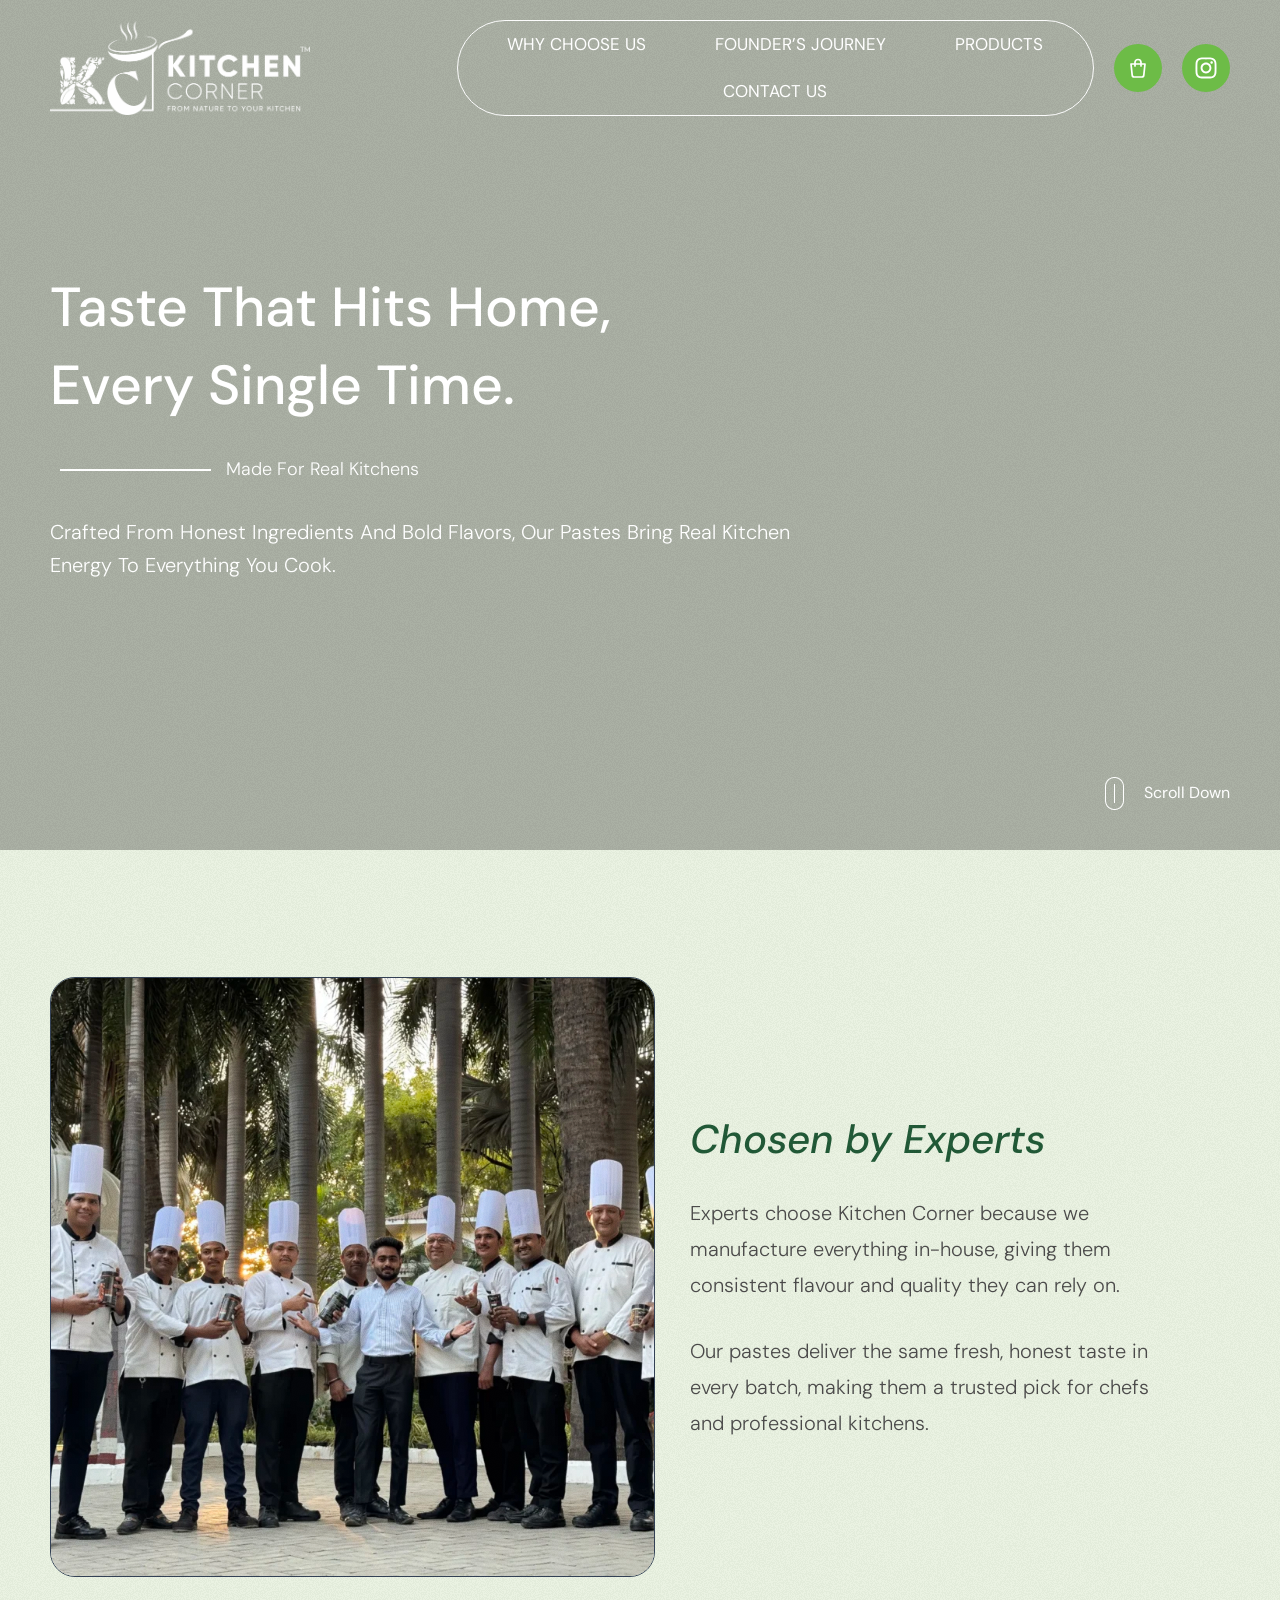
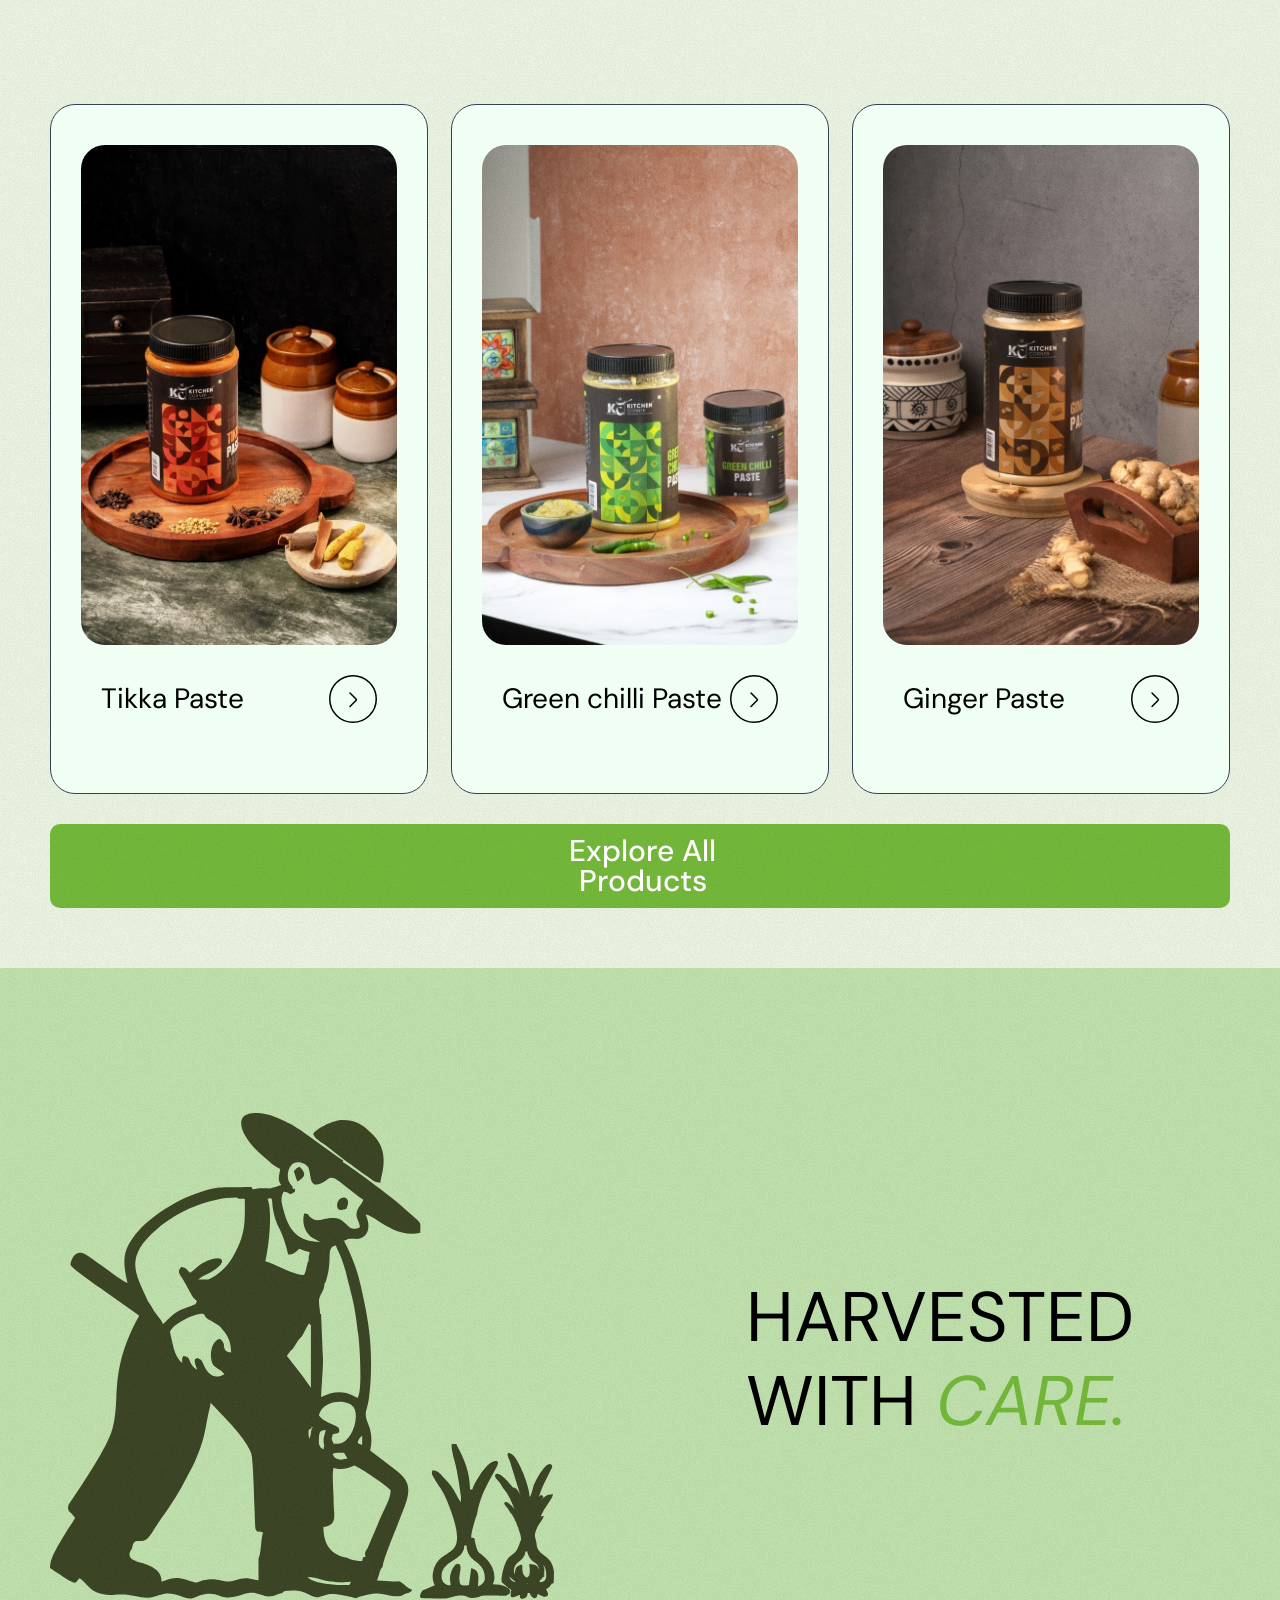
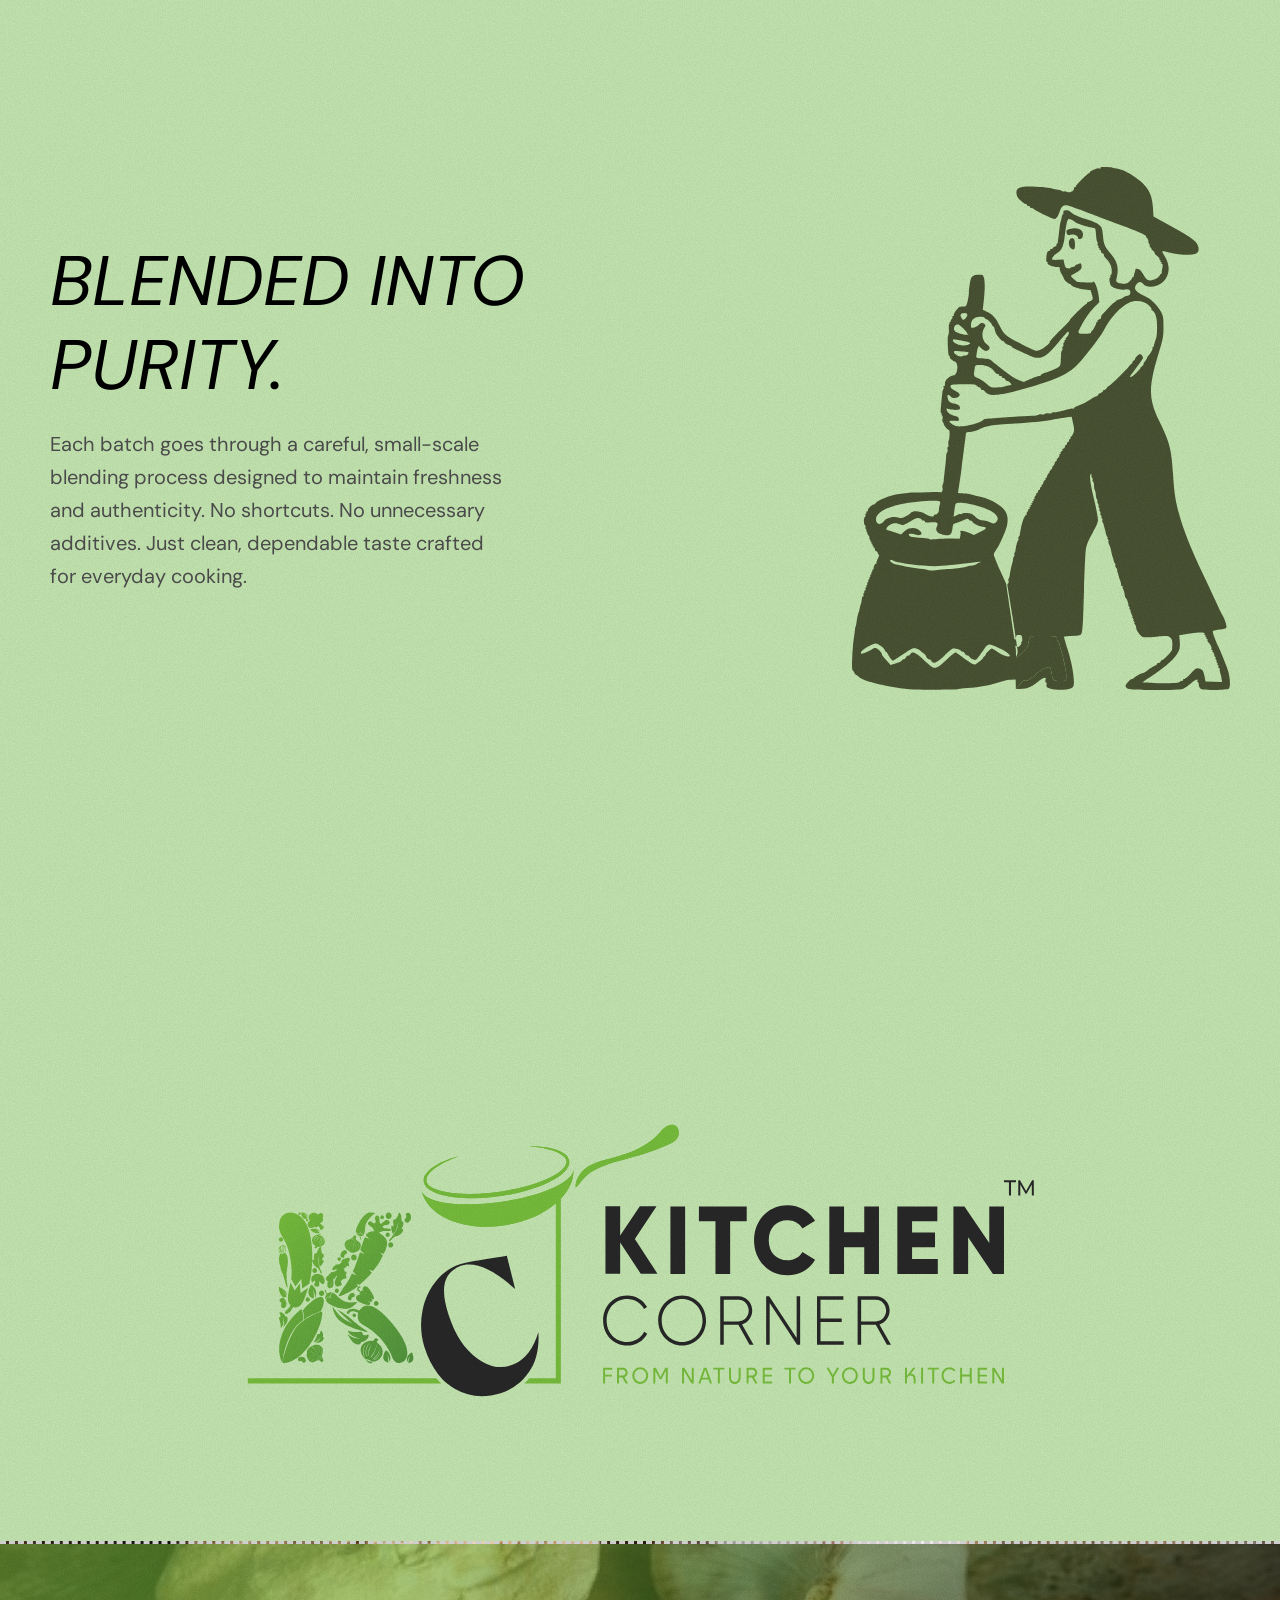
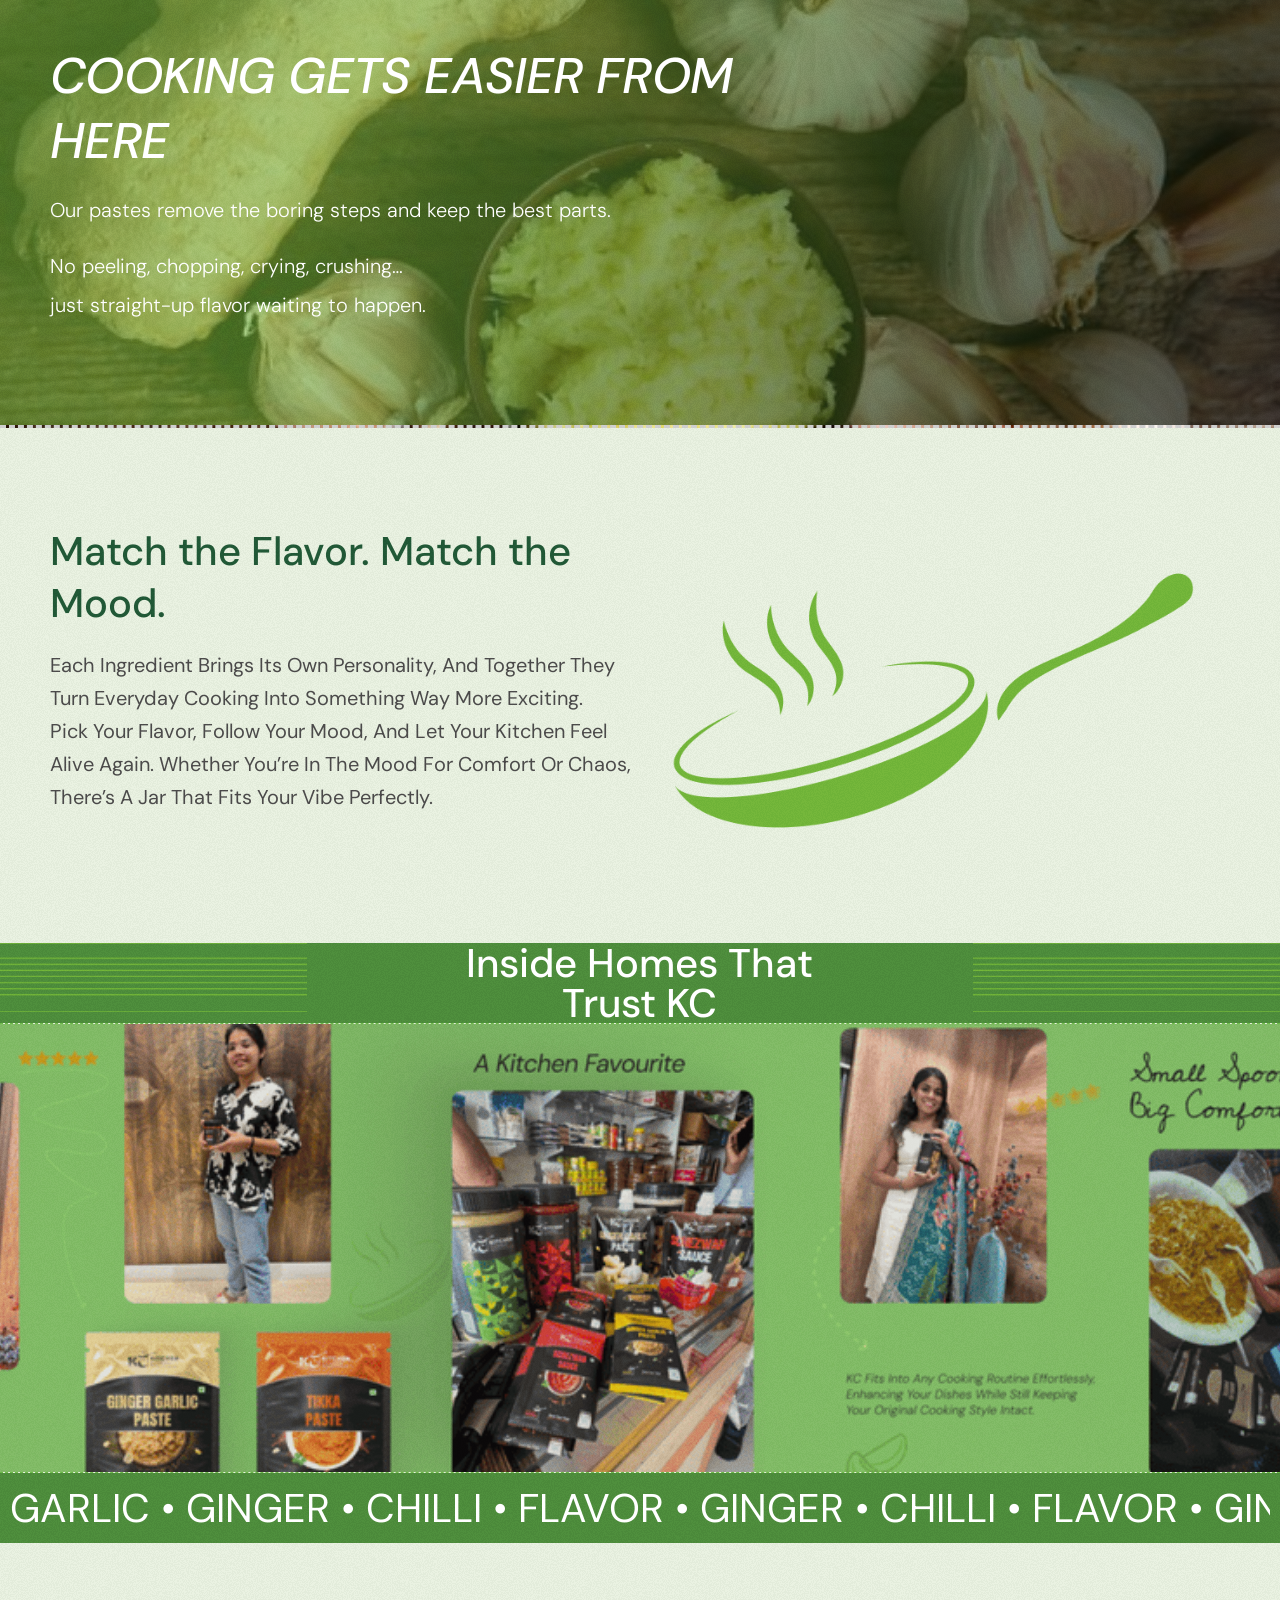
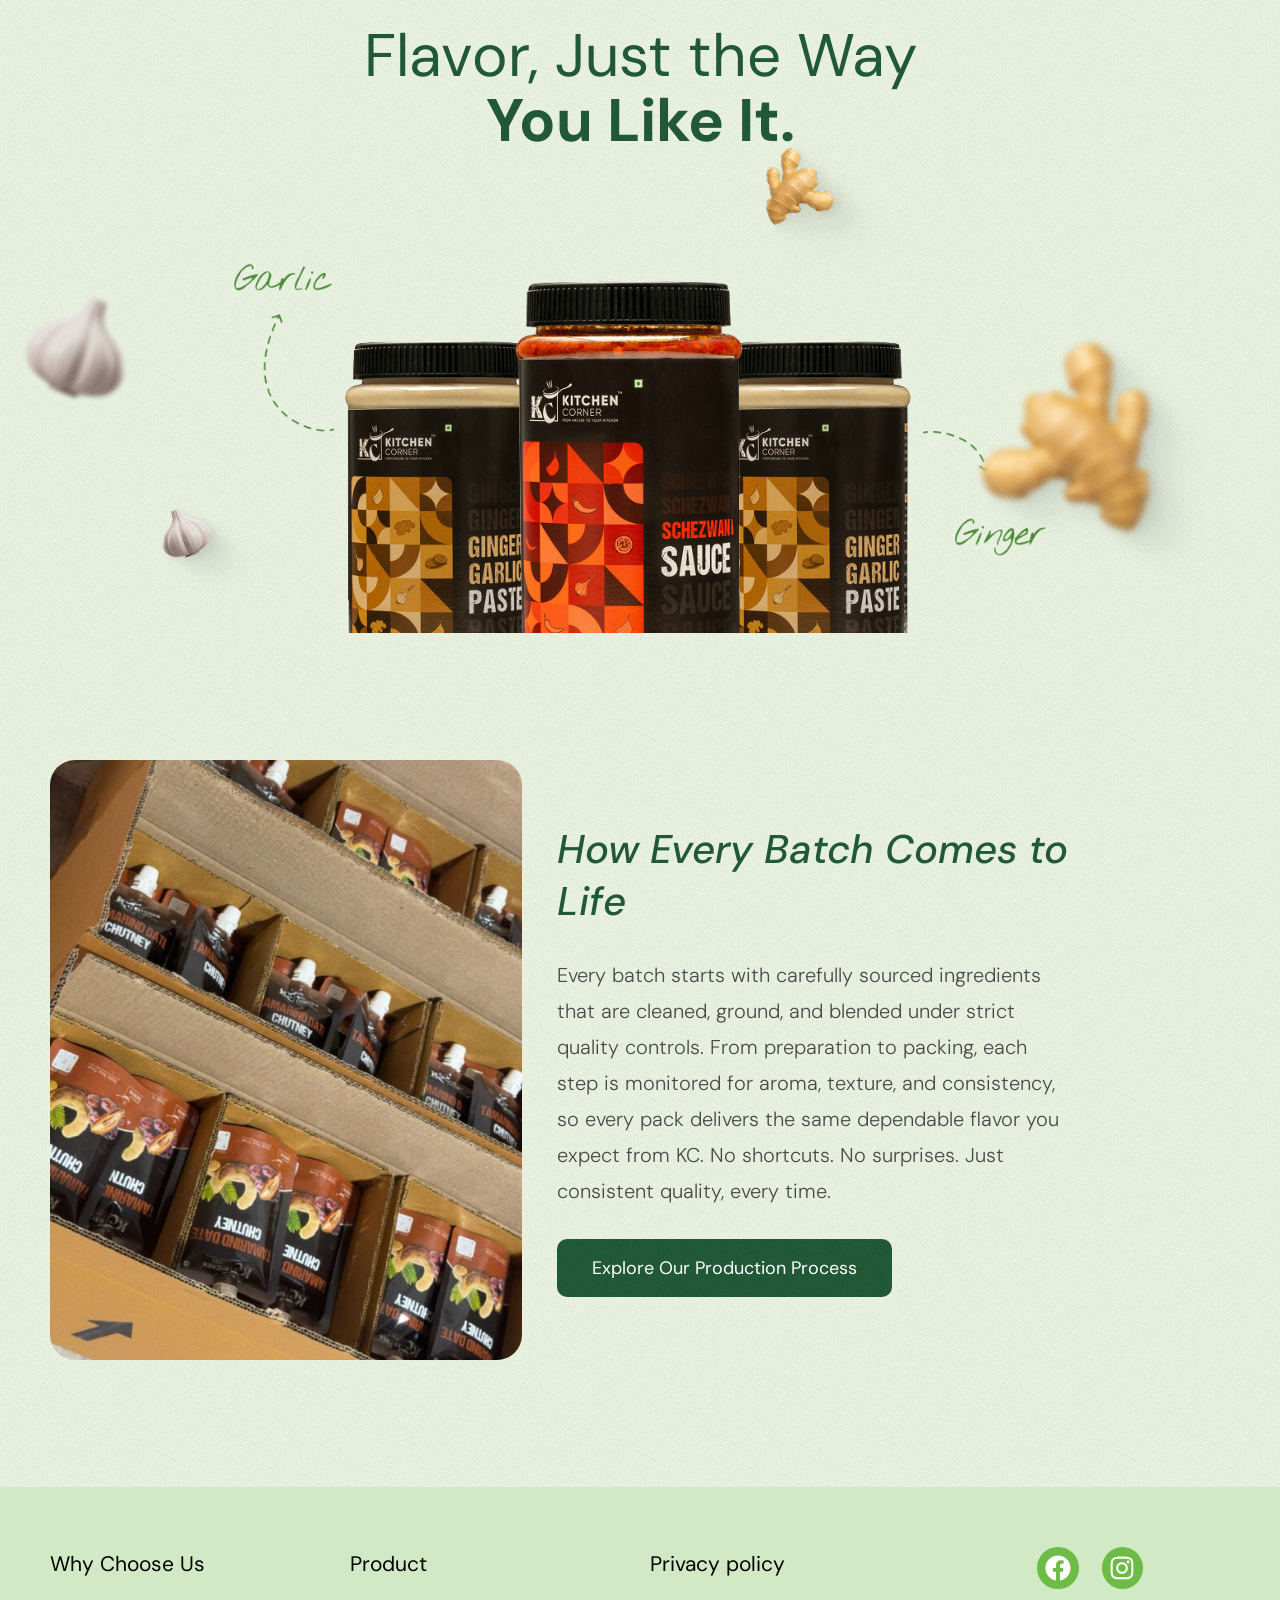
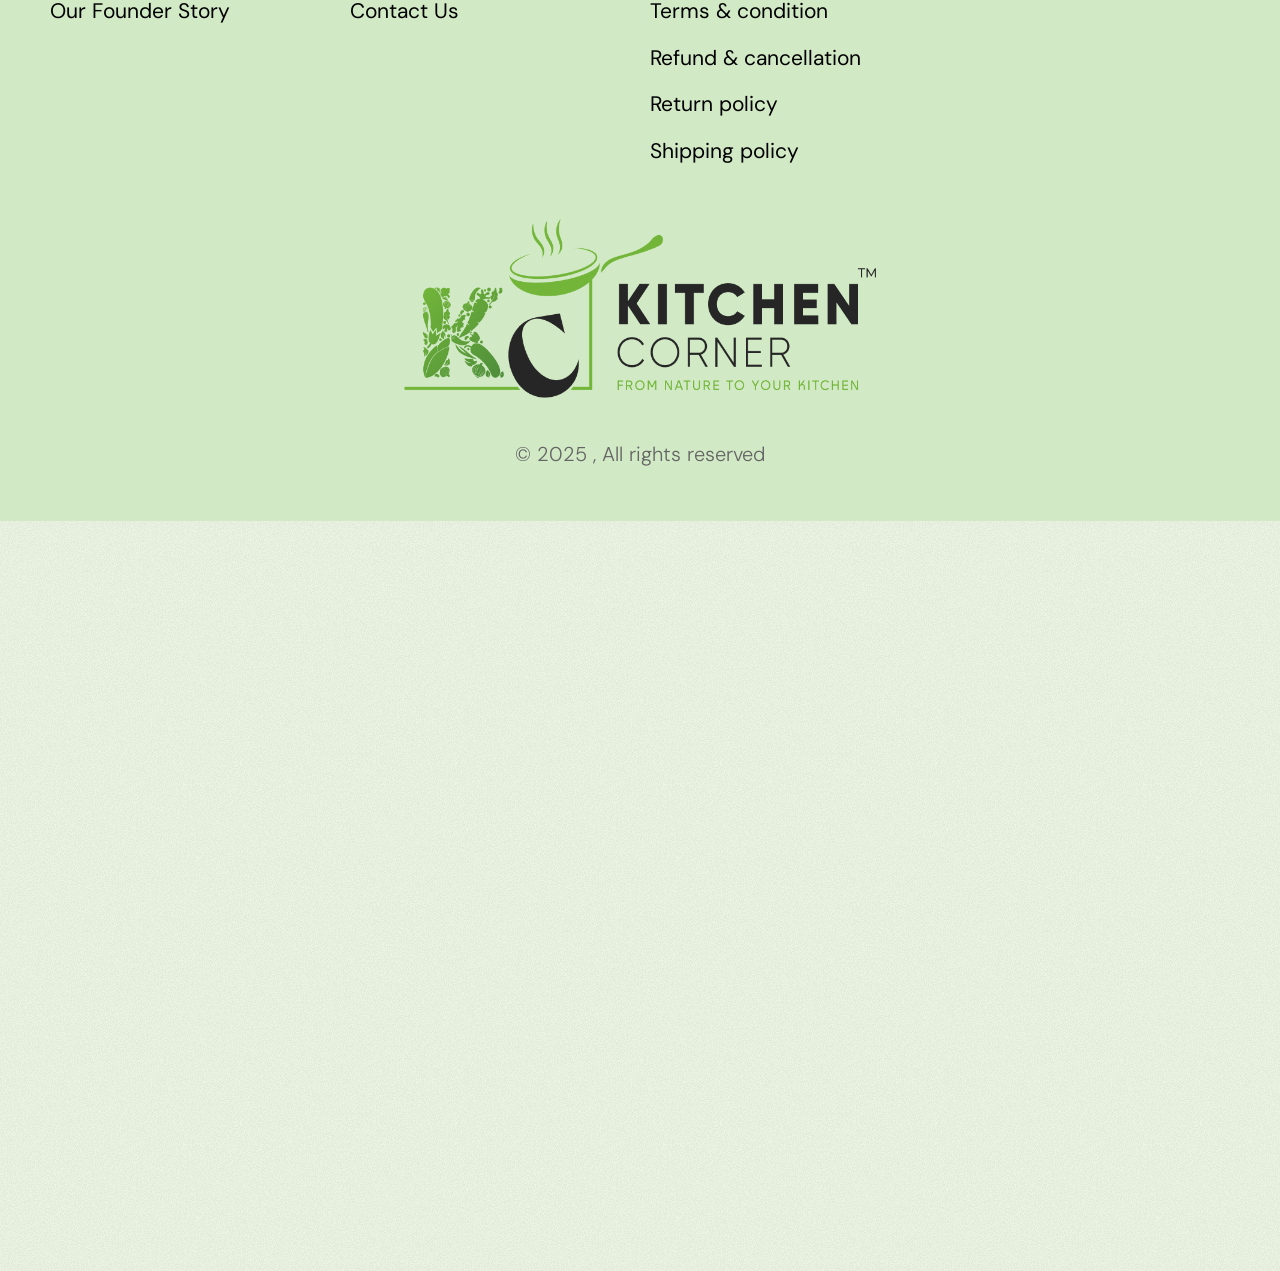
<file: index.html>
<!DOCTYPE html>
<html lang="en-US">
<head>
<meta charset="UTF-8">
<meta name="viewport" content="width=device-width, initial-scale=1">
<title>Kitchen Corner | Official My Kitchen Corner Website</title>
<meta name="description" content="Kitchen Corner is the official home of My Kitchen Corner, a brand known for real, honest kitchen essentials. Discover our story, ingredients, and the taste that makes us trusted in every home.">
<meta name="robots" content="index, follow, max-snippet:-1, max-video-preview:-1, max-image-preview:large">
<link rel="canonical" href="https://mykitchencorner.in/">
<meta property="og:url" content="https://mykitchencorner.in/">
<meta property="og:image" content="https://mykitchencorner.in/assets/media/2025/12/IMG_6729-1024x768.webp">
<meta property="og:image:alt" content="Kitchen Corner">
<meta property="og:image:secure_url" content="https://mykitchencorner.in/assets/media/2025/12/IMG_6729-1024x768.webp">
<meta name="twitter:title" content="Kitchen Corner | Official My Kitchen Corner Website">
<meta name="twitter:description" content="Kitchen Corner is the official home of My Kitchen Corner, a brand known for real, honest kitchen essentials. Discover our story, ingredients, and the taste that makes us trusted in every home.">
<meta name="twitter:image" content="https://mykitchencorner.in/assets/media/2025/12/IMG_6729-1024x768.webp">
<meta name="theme-color" content="#215836">
<link rel="manifest" href="/site.webmanifest">
<meta property="og:locale" content="en_US">
<meta property="og:type" content="website">
<meta property="og:title" content="Kitchen Corner | Official My Kitchen Corner Website">
<meta property="og:description" content="Kitchen Corner is the official home of My Kitchen Corner, a brand known for real, honest kitchen essentials. Discover our story, ingredients, and the taste that makes us trusted in every home.">
<meta property="og:site_name" content="Kitchen Corner">
<meta name="twitter:card" content="summary_large_image">
<link rel="icon" href="/assets/media/2025/11/cropped-Frame-1171275894-2-32x32.png" sizes="32x32">
<link rel="icon" href="/assets/media/2025/11/cropped-Frame-1171275894-2-192x192.png" sizes="192x192">
<link rel="apple-touch-icon" href="/assets/media/2025/11/cropped-Frame-1171275894-2-180x180.png">
<link rel="stylesheet" href="/assets/css/ga-fonts.css">
<link rel="stylesheet" href="/assets/css/ga-base.css">
<link rel="stylesheet" href="/assets/css/ga-home.css?v=2">
<link rel="stylesheet" href="/assets/css/ga-shop.css?v=5">
<script type="application/ld+json">{"@context":"https://schema.org","@graph":[{"@type":"Organization","@id":"https://mykitchencorner.in/#organization","name":"Kitchen Corner","alternateName":"My Kitchen Corner","url":"https://mykitchencorner.in/","logo":{"@type":"ImageObject","@id":"https://mykitchencorner.in/#logo","url":"https://mykitchencorner.in/assets/media/2025/09/Layer_x0020_1.png","contentUrl":"https://mykitchencorner.in/assets/media/2025/09/Layer_x0020_1.png","width":787,"height":299,"caption":"Kitchen Corner"},"image":{"@id":"https://mykitchencorner.in/#logo"},"email":"info@mykitchencorner.in","telephone":"+91 90812 71119","sameAs":["https://www.instagram.com/kitchencorner.in/"]},{"@type":"WebSite","@id":"https://mykitchencorner.in/#website","url":"https://mykitchencorner.in/","name":"Kitchen Corner","description":"Kitchen Corner is the official home of My Kitchen Corner, a brand known for real, honest kitchen essentials. Discover our story, ingredients, and the taste that makes us trusted in every home.","publisher":{"@id":"https://mykitchencorner.in/#organization"},"inLanguage":"en-US"},{"@type":"WebPage","@id":"https://mykitchencorner.in/#webpage","url":"https://mykitchencorner.in/","name":"Kitchen Corner | Official My Kitchen Corner Website","description":"Kitchen Corner is the official home of My Kitchen Corner, a brand known for real, honest kitchen essentials. Discover our story, ingredients, and the taste that makes us trusted in every home.","isPartOf":{"@id":"https://mykitchencorner.in/#website"},"about":{"@id":"https://mykitchencorner.in/#organization"},"primaryImageOfPage":{"@type":"ImageObject","url":"https://mykitchencorner.in/assets/media/2025/12/IMG_6729-1024x768.webp"},"inLanguage":"en-US"}]}</script>
</head>
<body class="ga-body ga-home">
<a class="ga-skip-link" href="#ga-content">Skip to content</a>

<div class="ga-page" id="ga-page">

  <!-- ===================== HEADER ===================== -->
    <header class="ga-header" id="ga-masthead">
    <p class="ga-sr-only"><a href="/" rel="home" title="Kitchen Corner">Kitchen Corner</a></p>
    <div class="ga-header-bar">

      <div class="ga-header-left">
        <div class="ga-logo" id="ga-logo-slot">
          <a href="/">
            <img src="/assets/media/2025/08/kc.png" alt="KC Full White" width="566" height="205" fetchpriority="high" decoding="async">
          </a>
        </div>
      </div>

      <div class="ga-header-right">

        <!-- mobile flyout trigger -->
        <div class="ga-burger">
          <div class="ga-burger-btn" role="button" tabindex="0" aria-label="Menu Toggle" aria-expanded="false" aria-controls="ga-flyout">
            <svg aria-hidden="true" viewBox="0 0 448 512" xmlns="http://www.w3.org/2000/svg"><path d="M432 416H16a16 16 0 0 0-16 16v32a16 16 0 0 0 16 16h416a16 16 0 0 0 16-16v-32a16 16 0 0 0-16-16zm0-128H16a16 16 0 0 0-16 16v32a16 16 0 0 0 16 16h416a16 16 0 0 0 16-16v-32a16 16 0 0 0-16-16zm0-128H16a16 16 0 0 0-16 16v32a16 16 0 0 0 16 16h416a16 16 0 0 0 16-16v-32a16 16 0 0 0-16-16zm0-128H16A16 16 0 0 0 0 48v32a16 16 0 0 0 16 16h416a16 16 0 0 0 16-16V48a16 16 0 0 0-16-16z"></path></svg>
          </div>
        </div>

        <!-- desktop / tablet nav -->
        <nav class="ga-nav ga-hide-mobile" aria-label="Primary">
          <div class="ga-nav-inner">
          <div class="ga-nav-toggle" role="button" tabindex="0" aria-label="Menu Toggle" aria-expanded="false">
            <span class="ga-sr-only">Menu</span>
            <svg aria-hidden="true" viewBox="0 0 448 512" xmlns="http://www.w3.org/2000/svg"><path d="M432 416H16a16 16 0 0 0-16 16v32a16 16 0 0 0 16 16h416a16 16 0 0 0 16-16v-32a16 16 0 0 0-16-16zm0-128H16a16 16 0 0 0-16 16v32a16 16 0 0 0 16 16h416a16 16 0 0 0 16-16v-32a16 16 0 0 0-16-16zm0-128H16a16 16 0 0 0-16 16v32a16 16 0 0 0 16 16h416a16 16 0 0 0 16-16v-32a16 16 0 0 0-16-16zm0-128H16A16 16 0 0 0 0 48v32a16 16 0 0 0 16 16h416a16 16 0 0 0 16-16V48a16 16 0 0 0-16-16z"></path></svg>
          </div>
          <ul class="ga-nav-list" id="ga-menu-main">
            <li class="ga-nav-item" data-ga-page="why-choose-us"><a class="ga-nav-link" href="/why-choose-us/">Why Choose Us</a></li>
            <li class="ga-nav-item" data-ga-page="our-founders-journey"><a class="ga-nav-link" href="/our-founders-journey/">Founder&#8217;s Journey</a></li>
            <li class="ga-nav-item" data-ga-page="products"><a class="ga-nav-link" href="/products/">Products</a></li>
            <li class="ga-nav-item" data-ga-page="contact-us"><a class="ga-nav-link" href="/contact-us/">Contact Us</a></li>
          </ul>
          </div>
        </nav>

        <button class="ga-cart-btn" type="button" data-ga-cart-open aria-controls="ga-cart" aria-expanded="false" aria-label="Cart">
          <svg aria-hidden="true" viewBox="0 0 24 24" stroke-width="1.7" stroke-linecap="round" stroke-linejoin="round"><path d="M5 8h14l-1.2 11.1a2 2 0 0 1-2 1.9H8.2a2 2 0 0 1-2-1.9L5 8z"></path><path d="M9 10V6.5a3 3 0 0 1 6 0V10"></path></svg>
          <span class="ga-cart-count" data-ga-cart-count hidden>0</span>
        </button>

        <a class="ga-ig-btn" href="https://www.instagram.com/kitchencorner.in/" aria-label="Instagram">
          <svg aria-hidden="true" viewBox="0 0 448 512" xmlns="http://www.w3.org/2000/svg"><path d="M224.1 141c-63.6 0-114.9 51.3-114.9 114.9s51.3 114.9 114.9 114.9S339 319.5 339 255.9 287.7 141 224.1 141zm0 189.6c-41.1 0-74.7-33.5-74.7-74.7s33.5-74.7 74.7-74.7 74.7 33.5 74.7 74.7-33.6 74.7-74.7 74.7zm146.4-194.3c0 14.9-12 26.8-26.8 26.8-14.9 0-26.8-12-26.8-26.8s12-26.8 26.8-26.8 26.8 12 26.8 26.8zm76.1 27.2c-1.7-35.9-9.9-67.7-36.2-93.9-26.2-26.2-58-34.4-93.9-36.2-37-2.1-147.9-2.1-184.9 0-35.8 1.7-67.6 9.9-93.9 36.1s-34.4 58-36.2 93.9c-2.1 37-2.1 147.9 0 184.9 1.7 35.9 9.9 67.7 36.2 93.9s58 34.4 93.9 36.2c37 2.1 147.9 2.1 184.9 0 35.9-1.7 67.7-9.9 93.9-36.2 26.2-26.2 34.4-58 36.2-93.9 2.1-37 2.1-147.8 0-184.8zM398.8 388c-7.8 19.6-22.9 34.7-42.6 42.6-29.5 11.7-99.5 9-132.1 9s-102.7 2.6-132.1-9c-19.6-7.8-34.7-22.9-42.6-42.6-11.7-29.5-9-99.5-9-132.1s-2.6-102.7 9-132.1c7.8-19.6 22.9-34.7 42.6-42.6 29.5-11.7 99.5-9 132.1-9s102.7-2.6 132.1 9c19.6 7.8 34.7 22.9 42.6 42.6 11.7 29.5 9 99.5 9 132.1s2.7 102.7-9 132.1z"></path></svg>
        </a>

      </div>
    </div>
  </header>

  <!-- mobile flyout drawer -->
  <div class="ga-flyout-overlay" aria-hidden="true"></div>
  <aside class="ga-flyout" id="ga-flyout" aria-hidden="true" aria-label="Mobile menu">
    <div class="ga-flyout-close" role="button" tabindex="0" aria-label="Close menu">
      <svg aria-hidden="true" viewBox="0 0 512 512" xmlns="http://www.w3.org/2000/svg"><path d="M464 32H48C21.5 32 0 53.5 0 80v352c0 26.5 21.5 48 48 48h416c26.5 0 48-21.5 48-48V80c0-26.5-21.5-48-48-48zm0 394c0 3.3-2.7 6-6 6H54c-3.3 0-6-2.7-6-6V86c0-3.3 2.7-6 6-6h404c3.3 0 6 2.7 6 6v340zM356.5 194.6L295.1 256l61.4 61.4c4.6 4.6 4.6 12.1 0 16.8l-22.3 22.3c-4.6 4.6-12.1 4.6-16.8 0L256 295.1l-61.4 61.4c-4.6 4.6-12.1 4.6-16.8 0l-22.3-22.3c-4.6-4.6-4.6-12.1 0-16.8l61.4-61.4-61.4-61.4c-4.6-4.6-4.6-12.1 0-16.8l22.3-22.3c4.6-4.6 12.1-4.6 16.8 0l61.4 61.4 61.4-61.4c4.6-4.6 12.1-4.6 16.8 0l22.3 22.3c4.7 4.6 4.7 12.1 0 16.8z"></path></svg>
    </div>
    <nav aria-label="Mobile">
      <ul class="ga-flyout-list" id="ga-menu-flyout">
        <li data-ga-page="why-choose-us"><a href="/why-choose-us/">Why Choose Us</a></li>
        <li data-ga-page="our-founders-journey"><a href="/our-founders-journey/">Founder&#8217;s Journey</a></li>
        <li data-ga-page="products"><a href="/products/">Products</a></li>
        <li data-ga-page="contact-us"><a href="/contact-us/">Contact Us</a></li>
      </ul>
    </nav>
  </aside>


  <div class="ga-content" id="ga-content">
    <main class="ga-main" id="ga-main">

      <!-- ============ 1. HERO ============ -->
      <section class="ga-sec ga-hero">
        <div class="ga-hero-video-wrap">
          <video class="ga-hero-video" autoplay loop muted playsinline preload="auto"
                 src="/assets/media/2025/12/kitchen-corner-01-1.mp4" role="presentation"></video>
        </div>
        <div class="ga-sec-inner ga-hero-inner">
          <div class="ga-hero-copy">
            <h1 class="ga-hero-title">Taste That Hits Home, Every Single Time.</h1>
            <div class="ga-hero-tag">
              <div class="ga-hero-rule"><span></span></div>
              <div class="ga-hero-tagtext"><p>Made For Real Kitchens</p></div>
            </div>
            <div class="ga-hero-lead"><p><span>Crafted from honest ingredients and bold flavors, our pastes bring real kitchen energy to everything you cook.</span></p></div>
          </div>
          <div class="ga-hero-scroll">
            <div class="ga-hero-scroll-inner">
              <img src="/assets/media/2025/11/Group-1171275891.png" alt="Scroll Down" width="19" height="33" decoding="async">
              <p>Scroll Down</p>
            </div>
          </div>
        </div>
      </section>

      <!-- ============ 2. CHOSEN BY EXPERTS ============ -->
      <section class="ga-sec ga-experts">
        <div class="ga-sec-inner ga-experts-inner">
          <div class="ga-experts-media">
            <img src="/assets/media/2025/12/IMG_6729-1024x768.webp" alt="" width="1024" height="768" decoding="async">
          </div>
          <div class="ga-experts-copy">
            <h2>Chosen by Experts</h2>
            <p>Experts choose Kitchen Corner because we manufacture everything in-house, giving them consistent flavour and quality they can rely on.</p>
            <p>Our pastes deliver the same fresh, honest taste in every batch, making them a trusted pick for chefs and professional kitchens.</p>
          </div>
        </div>
      </section>

      <!-- ============ 3. PRODUCT CARDS ============ -->
      <section class="ga-sec ga-products">
        <div class="ga-sec-inner ga-products-inner">
          <div class="ga-product-row">

            <div class="ga-product-card">
              <div class="ga-product-media">
                <img src="/assets/media/2025/11/DSC08275-copy-min-683x1024.jpg" alt="Tikka Paste - P" width="683" height="1024" loading="lazy" decoding="async">
              </div>
              <div class="ga-product-foot">
                <div class="ga-product-name ga-heading">Tikka Paste</div>
                <a href="/products/" aria-label="Tikka Paste">
                  <img src="/assets/media/2025/09/Frame-179.svg" alt="Following Icon" width="32" height="32" loading="lazy" decoding="async">
                </a>
              </div>
            </div>

            <div class="ga-product-card">
              <div class="ga-product-media">
                <img src="/assets/media/2025/11/photo-2-683x1024.jpg" alt="Green Chilli Paste - P" width="683" height="1024" loading="lazy" decoding="async">
              </div>
              <div class="ga-product-foot">
                <div class="ga-product-name ga-heading">Green chilli Paste</div>
                <a href="/products/" aria-label="Green chilli Paste">
                  <img src="/assets/media/2025/09/Frame-179.svg" alt="Following Icon" width="32" height="32" loading="lazy" decoding="async">
                </a>
              </div>
            </div>

            <div class="ga-product-card">
              <div class="ga-product-media">
                <img src="/assets/media/2025/11/download-17-682x1024.png" alt="Ginger Paste - P" width="682" height="1024" loading="lazy" decoding="async">
              </div>
              <div class="ga-product-foot">
                <div class="ga-product-name ga-heading">Ginger Paste</div>
                <a href="/products/" aria-label="Ginger Paste">
                  <img src="/assets/media/2025/09/Frame-179.svg" alt="Following Icon" width="32" height="32" loading="lazy" decoding="async">
                </a>
              </div>
            </div>

            <div class="ga-product-card ga-hide-desktop ga-hide-tablet">
              <div class="ga-product-media">
                <img src="/assets/media/2025/11/photo-4-683x1024.jpg" alt="Red Chilly Paste - P" width="683" height="1024" loading="lazy" decoding="async">
              </div>
              <div class="ga-product-foot">
                <div class="ga-product-name ga-heading">Red chilli Paste</div>
                <a href="/products/" aria-label="Red chilli Paste">
                  <img src="/assets/media/2025/09/Frame-179.svg" alt="Following Icon" width="32" height="32" loading="lazy" decoding="async">
                </a>
              </div>
            </div>

          </div>

          <div class="ga-shadow-btn" id="ga-shadow-btn">
            <a class="ga-btn" href="/products/"><span>Explore All Products</span></a>
          </div>
        </div>
      </section>

      <!-- ============ 3b. THE STORY BEHIND THE FLAVOR (disabled on all breakpoints) ============ -->
      <section class="ga-sec ga-storyline ga-hide-all">
        <div class="ga-storyline-row">
          <div class="ga-storyline-rule ga-hide-mobile">
            <img src="/assets/media/2025/11/Group-7649.png" alt="Horizontal Lines" width="399" height="89" loading="lazy" decoding="async">
          </div>
          <div class="ga-storyline-copy">
            <div class="ga-storyline-kicker">The Story Behind The Flavor</div>
            <div class="ga-storyline-title">Our Founder&#8217;s Story</div>
          </div>
          <div class="ga-storyline-rule ga-hide-mobile">
            <img src="/assets/media/2025/11/Group-7649.png" alt="Horizontal Lines" width="399" height="89" loading="lazy" decoding="async">
          </div>
        </div>
      </section>

      <!-- ============ 3c. TIMELINE TABS (disabled on all breakpoints) ============ -->
      <section class="ga-sec ga-timeline ga-hide-all">
        <div class="ga-sec-inner ga-timeline-inner">
          <div class="ga-tabs" data-ga-tabs>
            <div class="ga-tabs-head" role="tablist">
              <button class="ga-tab-title ga-is-active" role="tab" aria-selected="true" aria-controls="ga-tab-1" id="ga-tabbtn-1" data-ga-tab="1"><span>2019</span></button>
              <button class="ga-tab-title" role="tab" aria-selected="false" aria-controls="ga-tab-2" id="ga-tabbtn-2" data-ga-tab="2" tabindex="-1"><span>2020</span></button>
              <button class="ga-tab-title" role="tab" aria-selected="false" aria-controls="ga-tab-3" id="ga-tabbtn-3" data-ga-tab="3" tabindex="-1"><span>2021</span></button>
              <button class="ga-tab-title" role="tab" aria-selected="false" aria-controls="ga-tab-4" id="ga-tabbtn-4" data-ga-tab="4" tabindex="-1"><span>2022-2024</span></button>
              <button class="ga-tab-title" role="tab" aria-selected="false" aria-controls="ga-tab-5" id="ga-tabbtn-5" data-ga-tab="5" tabindex="-1"><span>2025</span></button>
            </div>
            <div class="ga-tabs-body">
              <div class="ga-tab-panel ga-is-active" id="ga-tab-1" role="tabpanel" aria-labelledby="ga-tabbtn-1">
                <div class="ga-tl-card">
                  <div class="ga-tl-copy">
                    <h2>The First Batch</h2>
                    <p>Ashray created the very first ginger garlic paste in his home kitchen, testing small batches, tweaking recipes, and learning what real consistency means.</p>
                  </div>
                  <div class="ga-tl-year ga-hide-mobile">2019</div>
                  <div class="ga-tl-media"><img src="/assets/media/2025/11/photo-2-683x1024.jpg" alt="Green Chilli Paste - P" width="683" height="1024" loading="lazy" decoding="async"></div>
                </div>
              </div>
              <div class="ga-tab-panel" id="ga-tab-2" role="tabpanel" aria-labelledby="ga-tabbtn-2">
                <div class="ga-tl-card">
                  <div class="ga-tl-copy">
                    <h2>The Street-to-Store Hustle</h2>
                    <p>He walked store to store across Rajkot, pitching samples and building trust the hard way. Every yes came from effort, not branding.</p>
                  </div>
                  <div class="ga-tl-year ga-hide-mobile">2020</div>
                  <div class="ga-tl-media"><img src="/assets/media/2025/11/photo-2-683x1024.jpg" alt="Green Chilli Paste - P" width="683" height="1024" loading="lazy" decoding="async"></div>
                </div>
              </div>
              <div class="ga-tab-panel" id="ga-tab-3" role="tabpanel" aria-labelledby="ga-tabbtn-3">
                <div class="ga-tl-card">
                  <div class="ga-tl-copy">
                    <h2>Forty Stores, One Foundation</h2>
                    <p>Retailers began stocking the product regularly. Not because of packaging, but because the flavour stayed reliable every single time.</p>
                  </div>
                  <div class="ga-tl-year ga-hide-mobile">2021</div>
                  <div class="ga-tl-media"><img src="/assets/media/2025/11/photo-2-683x1024.jpg" alt="Green Chilli Paste - P" width="683" height="1024" loading="lazy" decoding="async"></div>
                </div>
              </div>
              <div class="ga-tab-panel" id="ga-tab-4" role="tabpanel" aria-labelledby="ga-tabbtn-4">
                <div class="ga-tl-card">
                  <div class="ga-tl-copy">
                    <h2>Building From Scratch</h2>
                    <p>From sourcing to manufacturing, every step was learned hands-on. No shortcuts, no outsourcing, only trial, error, and steady progress.</p>
                  </div>
                  <div class="ga-tl-year ga-hide-mobile">2022&#8211;24</div>
                  <div class="ga-tl-media"><img src="/assets/media/2025/11/photo-2-683x1024.jpg" alt="Green Chilli Paste - P" width="683" height="1024" loading="lazy" decoding="async"></div>
                </div>
              </div>
              <div class="ga-tab-panel" id="ga-tab-5" role="tabpanel" aria-labelledby="ga-tabbtn-5">
                <div class="ga-tl-card">
                  <div class="ga-tl-copy">
                    <h2>Kitchen Corner Is Born</h2>
                    <p>The dream turned into a brand. Clean ingredients, consistent taste, and a commitment to real flavour became the identity people trust today.</p>
                  </div>
                  <div class="ga-tl-year ga-hide-mobile">2025</div>
                  <div class="ga-tl-media"><img src="/assets/media/2025/11/photo-2-683x1024.jpg" alt="Green Chilli Paste - P" width="683" height="1024" loading="lazy" decoding="async"></div>
                </div>
              </div>
            </div>
          </div>
        </div>
      </section>

      <!-- ============ 4. HARVESTED / BLENDED ============ -->
      <section class="ga-sec" id="ga-journey">
        <div class="ga-sec-inner ga-journey-inner">

          <div class="ga-journey-row">
            <div class="ga-journey-art">
              <div class="ga-journey-fig"><svg class="ga-svg-farmer" width="504" height="486" viewBox="0 0 504 486" fill="none" xmlns="http://www.w3.org/2000/svg"> <path fill-rule="evenodd" clip-rule="evenodd" d="M154.614 202.282C154.174 201.286 153.952 200.785 151.525 200.785C144.953 200.785 125.863 209.347 121.066 216.939C120.469 217.884 120.148 218.06 120.01 218.137C119.97 218.158 119.946 218.172 119.934 218.193C119.914 218.227 119.929 218.282 119.969 218.426C120.057 218.742 120.265 219.49 120.49 221.403L123.744 235.418C125.389 240.756 128.322 247.228 132.157 249.798C132.157 248.863 132.142 248.156 132.13 247.597C132.108 246.614 132.096 246.087 132.197 245.584C132.313 245.006 132.576 244.458 133.142 243.28L133.297 242.959C138.044 243.354 138.736 245.123 139.747 247.71C140.691 250.124 141.913 253.25 146.968 256.637C146.7 255.486 146.331 254.416 145.968 253.363C145.319 251.48 144.689 249.652 144.689 247.518C144.689 244.426 148.719 244.884 150.863 246.859C151.847 247.764 152.653 249.563 153.577 251.623C154.816 254.386 156.265 257.617 158.632 259.785C164.297 264.976 168.629 264.204 174.311 261.196C172.262 258.135 169.962 256.83 167.848 255.632C164.594 253.786 161.785 252.192 161.03 244.829C160.206 236.792 163.194 227.614 169.754 225.861C171.204 226.925 172.11 227.711 173.035 229.493C174.218 231.774 174.139 231.939 173.989 232.254C173.881 232.479 173.737 232.781 173.99 233.983C174.764 237.664 176.589 239.16 181.147 239.539C180.886 227.839 177.683 222.032 171.333 215.162C170.674 214.449 170.49 214.216 170.387 214.087C170.362 214.056 170.342 214.031 170.321 214.006C170.234 213.903 170.134 213.812 169.613 213.342C169.47 213.214 169.291 213.052 169.078 212.859L161.385 208.019C155.991 205.396 155.144 203.481 154.614 202.282ZM192.378 85.751C189.984 85.8853 188.145 85.9885 186.837 84.5231C158.852 84.5231 128.289 97.9723 107.424 115.629C76.5132 141.788 83.741 157.399 94.5427 180.728C95.6624 183.147 96.8206 185.648 97.9787 188.253C99.6629 190.615 100.823 192.578 101.98 194.535C103.024 196.301 104.065 198.064 105.487 200.112C106.211 201.154 107.078 202.233 107.963 203.334C109.99 205.854 112.107 208.488 112.789 211.044C114.852 209.662 116.144 208.301 117.553 206.817C118.416 205.908 119.324 204.953 120.478 203.919C127.288 197.82 133.266 195.739 138.005 194.089C139.81 193.461 141.434 192.896 142.857 192.195C144.538 191.366 145.133 191.334 145.384 191.321C145.457 191.317 145.501 191.314 145.534 191.294C145.583 191.264 145.608 191.195 145.67 191.021C145.793 190.676 146.063 189.92 146.962 188.247L142.959 184.197C142.089 182.94 141.774 182.34 141.353 181.537C141.126 181.103 140.867 180.61 140.473 179.922C139.311 177.893 138.303 176.017 137.319 174.186C136.76 173.144 136.208 172.117 135.64 171.084C133.927 167.969 132.52 165.732 131.444 164.023C128.356 159.115 128.004 158.556 131.018 154.052C135.07 154.39 136.191 155.685 137.58 157.289C138.249 158.062 138.98 158.907 140.132 159.752C142.045 158.47 143.8 156.954 145.571 155.425C148.1 153.241 150.66 151.03 153.751 149.44C172.666 139.708 179.323 148.117 162.465 158.159C160.145 159.54 158.356 160.372 156.728 161.129C153.984 162.405 151.699 163.467 148.107 166.591H158.355C167.879 162.353 176.435 154.446 181.821 145.596C195.032 123.887 194.956 110.908 194.84 91.4635C194.829 89.5942 194.818 87.6651 194.818 85.6628C193.948 85.6628 193.135 85.7085 192.378 85.751ZM89.1124 202.788L86.5857 200.779L52.6209 176.635C48.0348 173.52 21.4267 155.324 20.5072 151.773C21.063 145.088 25.6068 138.189 32.2881 139.99C35.5069 140.857 40.5417 144.554 44.3963 147.384C45.6273 148.288 46.7395 149.104 47.632 149.711C49.1384 150.735 51.7026 152.627 54.727 154.859C62.74 160.773 73.9991 169.082 77.4716 170.01C72.7644 149.795 72.495 139.146 83.1536 124.403C97.6858 104.301 127.439 86.0832 151.376 78.6746C166.049 74.1333 170.486 74.1689 181.004 74.2531C183.628 74.2742 186.631 74.2982 190.266 74.255C193.282 74.2191 195.497 74.1397 197.137 74.0809C200.297 73.9677 201.326 73.9309 201.845 74.4275C202.096 74.6676 202.228 75.0324 202.423 75.5735C202.522 75.8477 202.638 76.1673 202.793 76.5386C206.627 75.0568 211.431 75.1958 216.043 75.3293C217.349 75.3671 218.639 75.4044 219.888 75.4044C223.404 74.8493 225.631 74.0263 228.153 73.0946C229.119 72.7376 230.128 72.3648 231.269 71.9849C227.983 67.3494 228.58 64.5126 229.365 60.7845C229.662 59.3747 229.985 57.8375 230.136 56.0273C223.856 52.7032 221.904 50.9323 219.799 49.0231C219.272 48.5446 218.735 48.0573 218.117 47.5348L212.046 42.2107C188.941 22.9361 177.769 -6.89306 217.486 1.43393C223.085 2.60789 234.747 7.84473 240.056 10.7685C242.887 12.3278 244.63 13.4301 246.672 14.7213C247.655 15.3434 248.708 16.0092 249.986 16.7912L285.787 42.5258C290.86 46.2138 292.83 47.3077 293.444 47.6485C293.618 47.7453 293.683 47.7814 293.678 47.7988C293.675 47.8091 293.648 47.8129 293.605 47.819C293.39 47.8495 292.772 47.9368 292.802 49.1883C298.088 51.3414 342.346 84.7897 346.631 88.7947L366.032 105.86C368.506 108.216 369.624 109.281 370.099 110.58C370.491 111.651 370.447 112.88 370.367 115.123C370.323 116.351 370.268 117.883 370.268 119.858C353.24 123.827 338.511 114.493 327.888 107.761C322.763 104.513 318.593 101.871 315.583 101.621C321.699 114.374 317.832 126.581 304.676 125.865C298.616 125.536 298.326 125.743 297.483 126.343C296.973 126.707 296.26 127.216 293.936 127.836C301.183 141.538 307.182 156.485 310.941 173.514C314.574 189.969 318.705 208.841 320.065 227.076C321.671 248.6 321.443 265.623 318.828 286.1C318.352 289.825 317.602 292.441 316.963 294.672C315.585 299.479 314.718 302.505 318.2 311.009C321.592 319.294 322.443 327.672 320.14 337.564L346.008 357.276C356.22 365.866 360.899 371.172 356.863 386.842C355.788 391.014 351.786 401.028 347.336 412.16C340.675 428.822 333.014 447.988 332.672 453.821C330.791 455.276 329.696 459.024 328.686 462.483C328.129 464.388 327.598 466.206 326.975 467.504C329.98 467.504 333.322 467.809 336.425 468.092C339.822 468.402 342.934 468.686 345 468.515C345.991 468.433 346.96 468.347 347.927 468.261L347.938 468.26C349.959 468.08 352.356 470.031 354.94 472.134C357.235 474.002 359.679 475.991 362.14 476.715C361.878 477.669 361.085 479.301 356.902 480.348C355.369 480.732 354.436 481.218 353.495 481.708C352.622 482.163 351.741 482.622 350.366 483.006C346.6 484.059 338.67 482.336 334.659 481.465C334.309 481.389 333.989 481.319 333.704 481.259C327.481 479.934 324.132 480.288 317.375 481.835C311.325 483.221 308.793 484.154 307.435 484.654C306.736 484.912 306.348 485.055 305.951 485.086C305.458 485.124 304.951 484.989 303.812 484.684C302.147 484.239 299.132 483.434 292.836 482.283C281.33 480.18 278.378 481.139 274.057 482.542C272.479 483.054 270.719 483.625 268.294 484.128C265.34 484.742 262.629 483.382 259.335 481.729C254.63 479.37 248.738 476.414 239.256 477.763C235.48 477.763 234.099 477.856 232.409 480.042C230.287 480.377 228.403 481.041 226.556 481.692C224.046 482.576 221.606 483.436 218.732 483.413C215.951 483.39 213.619 482.591 211.178 481.754C206.493 480.148 201.403 478.403 191.954 481.737C179.731 486.049 174.568 484.351 169.36 482.638C164.868 481.16 160.342 479.672 151.221 482.017C149.504 482.459 148.009 483.096 146.58 483.705C144.189 484.724 141.983 485.664 139.23 485.478C137.64 485.37 135.251 484.595 132.458 483.69C127.123 481.961 120.314 479.754 114.784 480.801C111.919 481.343 109.701 482.012 107.533 482.665C105.786 483.192 104.07 483.71 102.074 484.143C96.8541 485.276 91.3045 484.647 87.5727 483.615C77.7084 480.885 71.0417 481.29 65.0818 481.652C58.9932 482.022 53.6423 482.347 46.3733 479.24C42.0906 477.409 39.1193 474.281 36.1946 471.202C34.1289 469.027 32.0864 466.876 29.6216 465.225C28.3036 466.191 27.5957 467.211 27.0238 468.035C24.8391 471.183 24.6384 471.473 0 454.966C0 447.387 3.40441 441.145 6.64998 435.195C7.03025 434.497 7.40834 433.804 7.77852 433.113L18.4555 415.299C19.0261 414.444 19.6265 413.581 20.2308 412.713C22.0385 410.116 23.881 407.47 25.0642 404.808L22.5484 401.685C21.8214 400.915 21.1536 400.324 20.5677 399.806C18.5428 398.015 17.4958 397.089 18.3628 392.601C18.4948 391.918 21.2516 387.763 25.3419 381.598C36.5542 364.698 57.7872 332.694 62.4481 315.695C65.2836 305.353 65.7899 295.524 66.3335 284.969C67.4231 263.814 68.6628 239.744 89.1124 202.788ZM89.0646 427.923C85.8357 427.818 83.1792 427.731 82.0228 435.589C75.5591 444.707 82.5469 446.984 91.3545 449.854C100.405 452.802 111.377 456.377 111.65 468.644C112.944 468.343 114.269 467.847 115.693 467.314C120.532 465.503 126.522 463.261 136.339 466.742C146.24 470.254 147.206 469.767 149.525 468.6C151.015 467.851 153.063 466.82 158.4 466.389C164.045 465.933 167.836 466.751 171.243 467.486C175.347 468.372 178.894 469.137 184.457 467.412C194.656 464.25 197.219 464.853 206.577 467.056L206.59 467.059C207.193 467.201 207.825 467.35 208.489 467.504L208.495 445.848C210.119 441.641 210.72 435.578 211.251 430.218C211.704 425.651 212.106 421.594 213.047 419.632C210.835 418.57 209.492 418.607 208.53 418.633C207.211 418.669 206.608 418.685 205.46 415.823C205.182 415.129 204.898 406.437 204.529 395.156C203.854 374.505 202.895 345.175 201.17 340.328C197.765 330.767 190.54 322.337 184.148 314.879C183.302 313.892 182.471 312.922 181.665 311.969L160.639 289.692C160.422 292.308 159.828 294.646 159.187 297.166C158.808 298.66 158.412 300.218 158.068 301.937C157.498 304.788 157.012 307.486 156.54 310.106C155 318.66 153.608 326.39 149.911 335.95C149.583 336.8 149.258 337.646 148.934 338.488C146.554 344.687 144.273 350.628 141.337 355.867C139.543 359.07 137.911 362.163 136.262 365.288C134.698 368.252 133.118 371.247 131.37 374.391C128.093 380.285 124.663 385.635 121.079 391.225L120.546 392.057C117.961 396.091 115.528 399.525 112.985 403.115C111.671 404.971 110.325 406.87 108.914 408.915C106.702 412.121 104.974 414.855 103.514 417.166C99.0812 424.18 97.1117 427.296 91.5374 427.885C90.6877 427.975 89.8588 427.948 89.0646 427.923ZM273.429 413.933C273.429 431.518 280.92 442.114 297.348 444.708C299.126 446.7 308.823 448.127 312.165 448.127C313.1 444.109 313.264 444.103 313.987 444.077C314.336 444.064 314.816 444.047 315.577 443.568C314.444 440.186 315.197 438.952 316.545 436.745C316.942 436.094 317.391 435.359 317.859 434.459L328.114 410.513C330.259 405.06 332.48 400.365 334.997 395.046L335.139 394.745L335.268 394.472C335.411 394.172 335.556 393.868 335.702 393.562C337.933 388.892 340.513 383.49 340.647 377.458C339.786 374.507 310.017 354.32 304.195 352.382C298.956 354.713 290.892 357.872 283.677 354.662C282.308 358.207 282.851 369.677 283.304 379.252C283.504 383.49 283.687 387.357 283.679 390C283.672 392.258 283.838 394.505 283.997 396.669C284.648 405.513 285.196 412.953 273.429 413.933ZM236.972 242.959L252.922 263.481L260.897 274.874V212.189C260.778 212.13 260.657 211.985 260.571 211.881C260.545 211.851 260.523 211.824 260.505 211.804C260.492 211.79 260.481 211.78 260.473 211.774L259.619 211.126C259.223 210.981 259.064 210.822 259.029 210.679C259.474 210.329 259.448 210.223 259.324 210.257C259.2 210.292 258.978 210.467 259.029 210.679C258.871 210.803 258.654 210.958 258.361 211.149L251.782 223.576C250.175 224.429 247.482 228.664 245.195 232.259C244.248 233.749 243.37 235.13 242.668 236.114C241.154 236.917 238.047 241.352 236.972 242.959ZM269.43 194.022C269.711 196.114 270.011 198.341 270.011 200.779C270.278 200.867 270.478 200.913 270.629 200.948C270.821 200.992 270.932 201.018 270.995 201.087C271.079 201.179 271.079 201.349 271.079 201.746C271.078 202.188 271.078 202.91 271.193 204.119L272.797 242.504C273.446 246.687 272.663 258.304 271.971 268.574C271.543 274.915 271.15 280.743 271.15 283.992C280.85 279.336 291.867 276.645 303.334 282.769C304.343 283.308 305.111 283.747 305.7 284.084C306.859 284.746 307.33 285.016 307.599 284.881C307.783 284.789 307.872 284.507 308.022 284.032C308.128 283.693 308.266 283.255 308.492 282.718C312.158 273.995 309.59 232.054 308.412 222.777C304.863 194.822 303.982 191.341 299.388 173.181C298.619 170.142 297.746 166.692 296.739 162.647C295.847 159.065 295.389 157.581 294.752 155.518C294.457 154.564 294.124 153.485 293.692 152.017C291.955 146.118 289.961 141.837 288.404 138.496C287.264 136.047 286.359 134.103 285.961 132.396C279.966 132.895 279.816 137.494 279.571 145.073C279.383 150.855 279.14 158.372 276.2 167.126C275.946 167.882 275.782 168.409 275.666 168.78C275.467 169.419 275.412 169.597 275.291 169.684C275.245 169.717 275.189 169.737 275.111 169.765C274.993 169.806 274.826 169.866 274.568 170.016C274.247 175.5 273.147 177.426 271.85 179.699C271.129 180.961 270.347 182.33 269.605 184.474C268.553 187.51 268.966 190.582 269.43 194.022ZM257.878 148.574C257.959 148.619 258.16 148.614 258.618 148.348C258.618 143.826 258.736 143.358 259.292 141.143C259.422 140.626 259.576 140.015 259.757 139.235C256.494 138.474 252.214 137.116 249.504 135.815C248.499 136.488 247.666 137.197 246.867 137.877C244.664 139.753 242.714 141.412 238.111 141.514C234.659 126.691 231.764 120.613 229.231 115.297C227.048 110.715 225.134 106.698 223.366 98.1354C222.532 94.101 222.357 91.1794 222.235 89.1437C221.996 85.1637 221.96 84.5697 217.61 85.6628C223.038 99.7246 218.254 135.778 215.325 148.353C219.418 149.307 224.873 151.86 230.13 154.32C233.826 156.05 237.426 157.735 240.385 158.785C244.25 160.157 249.783 162.031 254.061 162.031C255.617 158.787 256.072 156.494 256.502 154.321C256.745 153.096 256.981 151.908 257.402 150.61C257.825 149.305 257.891 148.769 257.878 148.574ZM257.836 148.481C257.825 148.498 257.829 148.546 257.878 148.574C257.872 148.478 257.847 148.464 257.836 148.481ZM312.165 331.865V322.746C309.866 324.431 308.459 326.394 307.607 329.585C308.429 330.136 308.862 330.48 309.16 330.716C309.349 330.866 309.483 330.973 309.629 331.063C309.99 331.285 310.417 331.399 311.906 331.796L312.165 331.865ZM293.24 71.52C288.268 67.3103 283.441 63.2228 279.119 65.146C262.673 77.6632 261.318 69.3212 260.03 61.3913C259.589 58.6741 259.156 56.0053 258.126 54.2406C256.192 50.9281 249.831 47.761 244.565 49.8517C239.226 51.9719 235.125 62.7127 239.904 70.2558C240.856 71.7592 241.478 72.4286 241.885 72.8676C242.506 73.5362 242.631 73.6706 242.674 75.4044C243.952 76.3784 244.532 75.7834 244.788 75.5214C244.853 75.4546 244.898 75.4094 244.927 75.4175C244.987 75.4346 244.983 75.6828 244.969 76.4476C244.96 76.9692 244.947 77.7318 244.947 78.8239C240.721 81.655 240.376 81.4183 239.172 80.5924C238.313 80.0025 237.015 79.1121 233.554 78.8239C230.385 84.8145 231.451 89.0103 233.208 95.9255C233.26 96.1303 233.313 96.3375 233.366 96.5471C233.413 96.7317 233.46 96.9183 233.508 97.1069C238.793 118.072 248.623 128.976 270.011 128.976L265.608 126.542C255.675 122.191 251.504 111.46 254.061 100.48C257.825 100.794 258.007 101.094 258.641 102.136C258.959 102.659 259.391 103.368 260.445 104.359C264.618 108.285 268.433 107.384 273.265 106.243C276.512 105.476 280.218 104.601 284.799 105.009C290.383 105.505 293.491 108.587 296.268 111.341C299.836 114.88 302.859 117.878 309.886 114.158C309.65 111.316 308.787 109.286 307.99 107.408C306.886 104.808 305.906 102.501 306.883 98.7384C307.606 95.957 309.064 93.9252 310.436 92.0125C311.645 90.3273 312.788 88.7344 313.304 86.8026C307.275 82.7637 302.069 78.6697 296.364 74.1151C295.319 73.2803 294.276 72.3975 293.24 71.52ZM263.225 314.062C263.218 314.034 263.125 314.027 262.95 314.013C262.594 313.985 261.898 313.931 260.902 313.628L262.036 314.768L258.618 317.047C258.618 317.499 258.607 318.02 258.595 318.571C258.564 319.989 258.529 321.6 258.673 322.692L259.096 324.549C259.143 324.753 259.371 325.526 259.41 325.374C259.446 325.234 259.586 325.848 259.543 326.094L259.534 326.133C259.538 326.122 259.541 326.109 259.543 326.094L260.897 320.472C260.973 318.396 261.19 317.7 261.506 316.685C261.66 316.189 261.839 315.616 262.036 314.768C262.421 314.534 262.709 314.377 262.906 314.27C263.128 314.149 263.232 314.093 263.225 314.062ZM273.264 317.269C269.372 318.338 268.872 319.798 268.872 330.72C269.032 331.08 269.173 331.403 269.301 331.696C270.49 334.412 270.516 334.473 273.429 336.424C274.385 332.319 274.266 331.96 274.001 331.16C273.814 330.595 273.554 329.81 273.549 327.328C273.544 325.058 274.019 323.505 274.561 321.736C274.963 320.422 275.402 318.989 275.707 317.053L273.264 317.269ZM281.638 325.4C281.564 325.588 281.65 325.839 282.058 327.033C282.185 327.404 282.343 327.867 282.537 328.446L283.682 330.725H288.234C300.773 330.264 309.599 305.899 304.233 295.348C299.311 285.67 273.246 285.839 268.872 302.23C272.347 306.976 277.727 309.358 282.097 311.294C286.155 313.091 289.344 314.503 289.333 317.064C289.32 320.107 288.057 320.307 286.092 320.619C285.072 320.781 283.864 320.973 282.543 321.607C282.311 324.395 281.921 324.965 281.728 325.246C281.689 325.304 281.658 325.35 281.638 325.4ZM290.84 339.78C287.857 339.679 286.062 339.618 282.543 340.978C284.244 344.803 285.731 345.825 290.513 346.683L297.354 345.543C296.01 343.002 295.453 342.111 293.936 339.844C292.743 339.844 291.738 339.81 290.84 339.78ZM271.055 466.42C266.82 465.25 262.604 464.085 257.479 464.085C261.839 470.039 283.309 472.064 290.518 472.064C292.022 472.064 293.281 472.079 294.339 472.091C297.834 472.133 299.131 472.149 299.772 471.508C300.15 471.13 300.3 470.523 300.539 469.558C300.607 469.284 300.682 468.98 300.772 468.644C298.627 468.644 297.15 468.884 295.778 469.106C294.032 469.389 292.457 469.644 289.893 469.344C288.613 469.194 287.099 469.076 285.535 468.954C283.056 468.76 280.446 468.557 278.43 468.201C275.853 467.745 273.451 467.082 271.055 466.42ZM273.041 30.5347C268.444 27.381 264.18 24.4561 263.175 20.6928C267.126 15.2983 282.807 7.01489 292.797 7.01489C306.846 7.01489 313.961 12.8861 322.722 21.5284C337.463 36.0699 333.796 52.9918 331.511 63.5344C330.984 65.9668 330.53 68.0596 330.393 69.7052C325.438 69.5948 323.601 68.1626 320.907 66.0618C320.603 65.8252 320.289 65.5802 319.958 65.3276C317.397 63.3725 315.461 62.0719 313.036 60.4429C312.469 60.0617 311.874 59.6625 311.239 59.2328C309.079 57.7713 307.409 56.4882 305.588 55.0887C304.699 54.4054 303.773 53.6944 302.737 52.9213C301.538 52.0265 300.485 51.3075 299.47 50.6152C297.948 49.5763 296.514 48.5976 294.809 47.1758L278.156 34.201C276.505 32.9108 274.75 31.7069 273.041 30.5347ZM295.755 96.0651C293.792 96.7151 287.1 98.9307 287.1 92.5018C287.1 81.5402 303.491 80.7489 296.215 95.9213C296.128 95.9414 295.97 95.9939 295.755 96.0651ZM247.225 68.5655L243.807 58.307L246.558 55.3593C247.103 54.9353 248.142 54.4238 248.887 54.0569C249.135 53.9351 249.35 53.8293 249.504 53.7479C249.577 53.8175 249.663 53.8965 249.746 53.9742C249.885 54.1028 250.02 54.2276 250.091 54.3001C256.21 60.5855 255.804 64.0241 247.225 68.5655Z" fill="#3B4425"/> <path fill-rule="evenodd" id="ga-garlic-start" clip-rule="evenodd" d="M502.481 470.598C502 470.795 501.543 470.984 501.458 471.114C500.594 472.436 500.162 473.097 499.621 473.647C499.08 474.197 498.43 474.637 497.13 475.516C496.86 475.698 496.562 475.9 496.231 476.125C496.404 476.782 496.739 477.479 497.075 478.18C498.078 480.267 499.095 482.384 495.88 483.575C494.32 484.153 492.777 483.377 491.047 482.507C489.954 481.957 488.786 481.369 487.492 481.062C486.857 488.817 480.909 484.588 479.723 480.075H477.781C476.754 484.557 476.362 484.956 471.955 486C470.904 485.217 470.399 485.065 470.169 484.995C470.082 484.969 470.034 484.954 470.012 484.922C469.985 484.883 469.993 484.819 470.012 484.677C470.054 484.364 470.145 483.673 470.013 482.05C468.683 482.365 467.394 482.842 466.217 483.278C462.028 484.829 459.271 485.849 461.273 477.112C459.492 475.899 455.698 472.654 453.508 470.78C452.833 470.203 452.311 469.756 452.046 469.538C450.055 467.284 454.361 447.916 458.968 444.154C460.418 442.969 461.572 442.123 462.525 441.423C466.006 438.869 466.825 438.268 469.667 430.333C470.041 429.29 470.355 428.493 470.614 427.835C471.622 425.278 471.782 424.873 471.222 420.685C469.718 409.434 462.878 388.781 455.994 378.788C455.353 377.859 454.949 377.41 454.54 376.956C454.2 376.578 453.857 376.197 453.37 375.531C452.763 374.699 452.35 373.982 451.925 373.242C451.576 372.636 451.217 372.012 450.735 371.298C450.005 370.216 449.106 369.127 448.239 368.076C445.784 365.101 443.579 362.429 446.147 361.073C450.593 358.726 462.438 373.668 468.052 380.749C469.593 382.693 470.665 384.045 470.984 384.282L459.881 348.154C459.776 347.913 459.652 347.639 459.516 347.34C458.046 344.09 455.274 337.964 461.18 340.673C468.154 343.872 479.723 373.882 479.723 384.282C481.191 382.134 481.91 379.247 482.577 376.568C482.866 375.409 483.146 374.286 483.472 373.281C485.453 367.179 496.719 347.035 501.192 351.583C502.865 353.284 502.237 354.327 501.521 355.515C501.351 355.797 501.176 356.087 501.026 356.395C500.398 357.687 499.68 359.118 498.91 360.653C494.457 369.527 488.253 381.891 487.492 391.195C488.612 390.36 489.551 389.202 490.549 387.972C493.061 384.875 495.944 381.32 503.029 381.32C502.831 383.739 501.003 386.373 498.647 389.769C496.697 392.578 494.386 395.909 492.336 400.072C490.517 403.765 489.482 405.888 488.118 410.596C487.399 413.081 486.783 414.936 486.29 416.42C484.752 421.05 484.417 422.06 485.893 427.306C486.294 428.728 486.389 429.618 486.492 430.576C486.573 431.333 486.658 432.133 486.902 433.271C487.858 437.725 490.932 440.042 494.155 442.473C496.513 444.25 498.951 446.088 500.699 448.867C502.143 451.162 503.926 455.987 504 459.336L503.687 469.972C503.57 470.148 503.011 470.379 502.481 470.598ZM482.637 460.678L482.637 460.324C482.637 457.712 482.395 456.625 482.151 455.53C481.932 454.544 481.712 453.552 481.665 451.436C486.005 451.534 486.929 452.45 488.492 455.357C491.21 460.414 490.438 464.048 489.831 466.902C489.655 467.733 489.492 468.497 489.434 469.212C494.286 469.102 496.231 467.287 496.231 462.299C496.231 453.534 493.161 451.498 489.459 449.044C485.686 446.543 481.257 443.607 478.752 432.672C476 433.42 475.891 434.053 475.641 435.518C475.475 436.493 475.246 437.836 474.133 439.825C471.896 443.822 469.524 445.633 467.178 447.423C465.909 448.392 464.647 449.355 463.419 450.656C456.994 457.461 457.48 468.48 466.128 469.212C464.551 465.868 464.249 462.78 464.952 459.212C465.845 454.679 466.371 452.814 470.984 452.423C471.69 455.505 471.592 456.819 471.502 458.019C471.412 459.237 471.33 460.337 472.104 463.044C473.177 466.798 474.729 470.094 478.752 471.187C482.642 468.289 482.639 465.057 482.637 460.678Z" fill="#3B4425"/> <path fill-rule="evenodd" clip-rule="evenodd" d="M383.02 363.243L382.942 363.097L382.848 362.922C382.252 361.809 381.955 361.256 381.879 360.68C381.806 360.123 381.936 359.538 382.192 358.389C382.245 358.152 382.303 357.891 382.366 357.601C382.393 357.478 382.42 357.35 382.449 357.216C387.292 357.619 388.668 359.121 390.94 361.601C391.39 362.092 391.875 362.622 392.429 363.188C402.087 373.069 404.736 378.377 406.823 382.56C407.991 384.901 408.984 386.89 410.931 389.131V383.438L410.885 383.12C409.666 374.598 408.14 363.924 406.468 355.982C405.889 353.234 405.136 350.351 404.396 347.52C402.681 340.956 401.039 334.671 401.816 331H406.373C406.605 331.869 407.395 333.36 408.485 335.421C412.362 342.745 420.045 357.262 420.045 376.593H422.324C423.65 370.899 435.893 350.186 443.463 348.441C450.889 346.728 448.076 351.78 442.746 361.352C437.387 370.978 429.482 385.175 426.881 401.663C425.202 405.439 421.298 419.359 421.184 424.466C421.704 424.605 422.143 424.715 422.514 424.809C423.709 425.111 424.196 425.234 424.417 425.545C424.569 425.76 424.596 426.063 424.64 426.575C424.695 427.203 424.777 428.144 425.15 429.616C427.379 438.413 427.632 438.603 430.468 440.738C431.659 441.634 433.305 442.873 435.743 445.234C442.995 452.258 446.785 462.952 442.831 471.199C459.902 471.199 464.457 480.043 456.328 482.382C454.738 482.839 447.045 482.696 442.768 482.617C441.823 482.599 441.044 482.584 440.536 482.58C431.828 482.508 431.117 482.873 429.915 483.49C429.299 483.807 428.553 484.189 426.533 484.613C421.924 485.58 419.841 484.762 417.594 483.881C414.403 482.629 410.882 481.248 399.32 484.665C394.739 486.02 387.419 485.633 380.073 485.244C376.951 485.079 373.823 484.914 370.9 484.882C370.049 483.512 369.638 483.714 370.405 481.512C371.214 479.187 372.405 477.012 374.905 476.618L384.727 472.338C382.05 466.756 381.996 461.098 384.229 454.746C386.915 447.105 391.905 444.024 396.538 441.164C405.3 435.754 412.784 431.134 400.981 397.946C395.577 382.752 392.335 378.002 388.956 373.053C387.257 370.564 385.524 368.025 383.464 364.081C383.36 363.882 383.262 363.696 383.169 363.521L383.174 363.531C383.126 363.44 383.079 363.353 383.034 363.268L383.02 363.243ZM391.563 463.22C391.563 468.479 394.672 472.204 400.677 472.338C400.554 470.865 400.393 469.692 400.251 468.666C399.799 465.391 399.552 463.605 401.447 458.297C402.474 455.422 406.362 448.13 409.866 451.646C411.12 452.904 410.484 456.814 409.916 460.307C409.611 462.179 409.326 463.933 409.362 465.092C409.595 472.564 410.438 472.541 415.894 472.39C416.773 472.366 417.771 472.338 418.906 472.338L421.184 455.241C428.907 457.041 428.617 461.84 428.217 468.446C428.122 470.025 428.02 471.708 428.02 473.478C430.977 471.912 434.856 469.736 434.856 465.499C434.856 455.63 430.237 451.998 425.649 448.389C421.224 444.909 416.828 441.452 416.627 432.444H414.348C414.174 440.273 408.587 443.921 402.99 447.576C397.282 451.304 391.563 455.038 391.563 463.22Z" fill="#3B4425"/> </svg></div>
            </div>
            <div class="ga-journey-text">
              <h2>Harvested<br>with <i class="ga-accent-text">care.</i></h2>
            </div>
          </div>

          <div class="ga-journey-arrow ga-hide-desktop ga-hide-tablet">
            <img src="/assets/media/2025/11/Vector-9.png" alt="Animated Arrow" width="614" height="280" loading="lazy" decoding="async">
          </div>

          <div class="ga-journey-row ga-journey-row-2">
            <div class="ga-journey-art">
              <div class="ga-journey-fig"><svg class="ga-svg-lady" width="378" height="523" viewBox="0 0 378 523" fill="none" xmlns="http://www.w3.org/2000/svg" > <path fill-rule="evenodd" clip-rule="evenodd" d="M164.979 479.609C164.69 477.526 164.359 475.223 163.999 472.765L162 471.998L162 472.333C162 475.273 162.3 477.973 162.67 478.333C162.775 478.439 164.877 479.529 164.979 479.609ZM229.42 71.393C227.01 72.323 226 72.133 226 70.743C226 68.603 222.38 67.063 218.74 67.663C215.74 68.143 215.21 67.913 214.68 65.893C213.96 63.113 215.07 62.273 220.64 61.433C224.72 60.823 228.65 62.033 230.23 64.403C231.56 66.383 231.05 70.773 229.42 71.393ZM219.12 71.463C221.88 70.593 222.97 72.343 222.98 77.693C223 82.613 222.12 83.473 219.16 81.403C216.1 79.263 216.07 72.433 219.12 71.463Z" fill="#464F30"/> <path fill-rule="evenodd" clip-rule="evenodd" d="M163.889 522L162.999 492L170.929 485.48C174.289 481.93 175.899 479.27 176.399 476.47C176.498 475.921 176.584 475.412 176.664 474.94C177.063 472.585 177.304 471.158 178.129 470.3C179.407 468.972 182.062 468.98 188.767 469L188.799 469H191.569C205.249 469 205.399 469.04 204.909 472.64C204.869 472.99 205.309 473.57 205.889 473.93C206.469 474.29 207.149 475.69 207.399 477.04C207.649 478.39 207.939 479.61 208.049 479.75C208.159 479.89 208.359 480.45 208.499 481C208.639 481.55 208.859 482.34 208.989 482.75C209.119 483.16 209.339 483.95 209.459 484.5C209.589 485.05 209.799 485.73 209.919 486C210.249 486.71 211.039 490.15 211.419 492.5C211.599 493.6 211.839 494.5 211.959 494.5C212.069 494.5 212.349 495.62 212.569 497C212.789 498.38 213.189 500.62 213.449 502C214.179 505.8 214.369 508.23 214.179 511.25C214.009 513.92 213.829 514 208.039 514C201.249 514 200.679 513.45 199.569 505.77C199.189 503.17 198.449 500.78 197.919 500.45C196.569 499.62 189.659 502 188.699 503.64C188.259 504.39 187.299 505 186.569 505C185.829 505 184.489 506.12 183.589 507.5C182.689 508.88 181.449 510 180.839 510C180.219 510 179.169 510.75 178.489 511.68C177.649 512.83 175.319 513.49 170.989 513.81L163.889 522Z" fill="#464F30"/> <path fill-rule="evenodd" clip-rule="evenodd" d="M162.999 492L170.929 485.48C174.289 481.93 175.899 479.27 176.399 476.47C176.498 475.921 176.584 475.412 176.664 474.94C177.063 472.585 177.304 471.158 178.129 470.3C179.407 468.972 182.062 468.98 188.767 469L188.799 469H191.569C205.249 469 205.399 469.04 204.909 472.64C204.869 472.99 205.309 473.57 205.889 473.93C206.469 474.29 207.149 475.69 207.399 477.04C207.649 478.39 207.939 479.61 208.049 479.75C208.159 479.89 208.359 480.45 208.499 481C208.639 481.55 208.859 482.34 208.989 482.75C209.119 483.16 209.339 483.95 209.459 484.5C209.589 485.05 209.799 485.73 209.919 486C210.249 486.71 211.039 490.15 211.419 492.5C211.599 493.6 211.839 494.5 211.959 494.5C212.069 494.5 212.349 495.62 212.569 497C212.789 498.38 213.189 500.62 213.449 502C214.179 505.8 214.369 508.23 214.179 511.25C214.009 513.92 213.829 514 208.039 514C201.249 514 200.679 513.45 199.569 505.77C199.189 503.17 198.449 500.78 197.919 500.45C196.569 499.62 189.659 502 188.699 503.64C188.259 504.39 187.299 505 186.569 505C185.829 505 184.489 506.12 183.589 507.5C182.689 508.88 181.449 510 180.839 510C180.219 510 179.169 510.75 178.489 511.68C177.649 512.83 175.319 513.49 170.989 513.81L163.889 522C174.629 522 178.009 520.85 186.239 514.39C191.909 509.94 194.639 509.42 193.499 513C193.179 514.01 193.409 515.13 193.999 515.5C194.589 515.87 194.819 517 194.489 518.02C193.629 520.74 196.999 522.13 205.879 522.7C210.839 523.01 214.899 522.72 217.499 521.84C221.019 520.66 221.539 520.08 221.839 517C222.469 510.63 219.839 495.68 215.889 483.2C213.749 476.44 211.999 470.47 211.999 469.95C211.999 469.43 215.539 469 219.879 469C225.389 469 228.099 468.58 228.909 467.61C230.579 465.59 230.939 460.41 232.049 422C232.599 403.02 233.449 384.89 233.939 381.71C234.579 377.59 236.459 373.07 240.419 366.14C244.519 358.96 245.999 355.36 245.999 352.54C245.999 350.43 244.199 341.13 241.999 331.88C238.009 315.1 237.049 307 239.059 307C239.639 307 239.829 307.47 239.469 308.04C239.119 308.62 239.359 309.72 239.999 310.5C240.639 311.28 240.899 312.35 240.569 312.89C240.239 313.42 240.399 314.13 240.919 314.45C241.439 314.77 241.899 315.82 241.919 316.77C242.039 320.79 242.309 322.56 242.959 323.5C243.339 324.05 243.739 326.05 243.849 327.93C243.969 329.82 244.489 331.89 245.019 332.53C245.549 333.16 245.699 333.97 245.349 334.32C244.999 334.67 245.269 335.62 245.939 336.43C246.619 337.25 246.899 338.35 246.569 338.89C246.239 339.42 246.409 340.13 246.939 340.46C247.469 340.79 247.679 341.68 247.389 342.43C247.099 343.18 247.349 344.1 247.949 344.47C248.539 344.84 248.759 345.58 248.429 346.11C248.099 346.65 248.369 347.74 249.039 348.54C249.699 349.34 249.909 350 249.499 350C249.089 350 249.259 350.6 249.869 351.34C250.479 352.08 250.719 352.95 250.389 353.28C250.069 353.6 250.169 354.46 250.619 355.18C251.069 355.91 251.569 357.06 251.719 357.75C252.409 360.82 252.859 362.5 253.009 362.5C253.089 362.5 253.379 363.84 253.649 365.48C253.909 367.11 254.599 369.02 255.189 369.73C255.769 370.43 255.909 371 255.499 371C255.089 371 255.259 371.6 255.869 372.34C256.479 373.08 256.749 373.92 256.459 374.2C256.179 374.49 256.489 376.02 257.169 377.61C257.839 379.2 258.479 380.95 258.579 381.5C258.679 382.05 258.849 382.73 258.959 383C259.059 383.27 259.349 384.62 259.589 386C259.829 387.38 260.309 389.17 260.659 390C261.009 390.83 261.469 392.36 261.669 393.42C261.869 394.48 262.479 395.87 263.009 396.51C263.549 397.16 263.699 397.97 263.349 398.32C262.999 398.67 263.339 399.71 264.109 400.63C264.869 401.55 265.389 402.46 265.249 402.65C265.109 402.84 265.059 403.23 265.119 403.5L265.499 405C265.639 405.55 265.839 406.11 265.949 406.25C266.059 406.39 266.329 407.45 266.549 408.61C266.769 409.78 267.479 412.03 268.129 413.61C268.789 415.2 269.229 417.06 269.119 417.75C268.999 418.44 269.459 419 270.119 419C270.789 419 271.049 419.28 270.699 419.63C270.349 419.98 270.579 421.21 271.189 422.36C271.809 423.51 272.469 425.79 272.659 427.42C272.849 429.05 273.379 430.64 273.839 430.94C274.869 431.63 277.109 438 276.329 438C276.009 438 276.319 438.67 276.999 439.5C277.679 440.33 277.909 441 277.499 441C277.089 441 277.319 441.67 277.999 442.5C278.679 443.33 278.949 444 278.599 444C278.239 444 278.649 445.35 279.499 447C280.349 448.65 280.759 450 280.399 450C280.049 450 280.319 450.67 280.999 451.5C281.679 452.33 281.909 453 281.499 453C281.089 453 281.319 453.67 281.999 454.5C282.679 455.33 282.909 456 282.499 456C282.089 456 282.219 456.56 282.789 457.25C283.359 457.94 283.869 458.84 283.909 459.25C283.959 459.66 284.029 460.11 284.079 460.25C284.119 460.39 284.299 461.28 284.489 462.23C285.009 464.95 289.279 469.74 291.619 470.23C292.779 470.47 298.689 470.22 304.749 469.67C314.959 468.75 315.949 468.82 318.139 470.59C320.439 472.45 320.659 473.84 320.079 482.66C319.979 484.09 311.419 493 310.139 493C309.629 493 308.949 493.67 308.639 494.5C308.319 495.33 307.369 496 306.529 496C305.689 496 304.999 496.4 304.999 496.88C304.999 497.36 303.749 498.27 302.219 498.91C300.699 499.54 297.879 501.39 295.969 503.03C294.059 504.66 291.919 506 291.199 506C289.529 506 283.999 508.85 282.229 510.63C281.469 511.38 280.389 512 279.829 512C278.419 512 273.499 517.38 273.499 518.92C273.499 519.6 274.369 520.8 275.439 521.58C276.999 522.72 282.399 523 302.629 523C317.969 523 328.959 522.58 330.659 521.94C332.189 521.36 335.859 518.89 338.829 516.45C341.789 514.01 344.619 512.27 345.119 512.58C345.619 512.89 345.769 513.56 345.459 514.07C345.139 514.58 345.259 515 345.719 515C346.189 515 346.659 516.15 346.779 517.57C347.189 522.56 348.829 523.11 362.729 522.95C369.749 522.86 376.059 522.33 376.749 521.77C378.679 520.2 378.239 511 375.889 503.36C374.719 499.58 370.629 489.35 366.799 480.61C361.749 469.13 360.159 464.52 361.029 463.98C361.699 463.57 364.849 462.94 368.029 462.58C371.669 462.16 374.019 461.39 374.369 460.48C374.989 458.87 372.699 451.72 370.499 448.36C369.719 447.17 366.989 441.54 364.429 435.85C361.879 430.16 355.539 416.61 350.349 405.75C338.899 381.77 331.069 361.95 327.069 346.83C323.169 332.07 322.229 325.82 320.999 306.5C319.439 281.95 317.709 275.41 306.989 253.5C296.419 231.88 296.369 219.86 306.719 186C311.079 171.75 311.469 169.65 311.479 160C311.499 150.3 311.279 149.11 308.639 144.35C304.959 137.71 298.799 131.88 292.509 129.1C286.789 126.58 282.999 123.37 282.999 121.05C282.999 118.53 285.919 115 287.999 115C289.039 115 290.509 115.9 291.279 116.99C294.499 121.59 305.749 120.18 311.469 114.47C317.839 108.1 318.399 98.17 312.869 89.46C311.239 86.88 310.099 84.57 310.339 84.33C310.579 84.09 313.579 84.61 316.999 85.5C325.839 87.79 339.159 88.59 342.869 87.05C346.419 85.58 347.159 84.04 346.319 79.87C345.319 74.85 340.609 71.23 320.499 60.05L301.499 49.48L300.919 40.35C300.179 28.7 297.229 22.28 289.169 14.82C283.799 9.86 272.809 3.34 268.419 2.51C267.359 2.31 266.499 2.08 266.499 1.99C266.499 1.91 265.159 1.62 263.519 1.35C261.879 1.09 260.339 0.670005 260.099 0.430007C259.859 0.200003 256.499 0.00108099 253.999 0.00148821L248.395 0C248.878 0.588768 249.101 0.91706 249.049 0.950004C248.249 1.45 247.269 1.65999 246.859 1.42C245.829 0.769994 237.999 4.03 237.999 5.11C237.999 5.6 237.639 6 237.209 6C236.049 6 223.999 17.9 223.999 19.04C223.999 19.57 223.549 20 222.999 20C222.449 20 221.999 20.65 221.999 21.44C221.999 23.97 218.079 25.98 215.239 24.9C213.859 24.37 212.499 24.17 212.229 24.44C211.959 24.71 210.949 24.51 209.979 23.99C209.009 23.47 206.609 22.85 204.639 22.6C202.679 22.36 200.659 21.91 200.159 21.6C198.769 20.74 190.499 19.87 180.089 19.47C170.549 19.11 165.879 20.25 164.749 23.21C163.639 26.14 165.009 30.59 167.699 32.77C169.239 34.03 171.039 35.49 171.709 36.02C172.369 36.56 173.379 37 173.959 37C174.529 37 174.999 37.45 174.999 38C174.999 38.55 175.679 39 176.499 39C177.319 39 177.999 39.45 177.999 40C177.999 40.55 178.639 41 179.429 41C180.209 41 181.449 41.59 182.179 42.32C184.019 44.15 200.369 52 202.339 52C204.249 52 206.309 48.96 207.989 43.68C209.649 38.46 212.819 37.07 218.349 39.15C219.936 39.7414 223.832 41.1899 228.184 42.808L228.291 42.8479L228.353 42.8709L233.999 44.97C240.329 47.31 246.849 49.8 248.499 50.49C250.149 51.19 259.149 54.57 268.499 58C287.289 64.88 294.379 68.05 294.049 69.39C293.929 69.88 294.359 70.61 295.009 71.01C295.659 71.41 296.259 72.92 296.349 74.37C296.429 75.82 296.859 77 297.309 77C297.749 77 297.859 77.41 297.549 77.92C297.239 78.43 297.689 79.55 298.559 80.42C299.429 81.29 299.789 82 299.349 82C298.909 82 299.559 82.71 300.789 83.57C302.029 84.43 302.819 85.48 302.559 85.91C302.289 86.33 303.419 87.68 305.069 88.89C306.709 90.11 307.789 91.53 307.469 92.05C307.149 92.57 307.389 93 307.999 93C308.609 93 308.839 93.45 308.499 94C308.159 94.55 308.389 95 308.999 95C309.609 95 309.839 95.45 309.499 96C309.159 96.55 309.379 97 309.989 97C310.719 97 310.849 98.25 310.379 100.75C309.989 102.81 309.669 105.06 309.669 105.75C309.669 106.44 309.319 107 308.899 107C308.479 107 307.869 107.79 307.549 108.75C307.229 109.71 305.129 111.34 302.899 112.37C297.949 114.65 294.799 113.62 292.199 108.89C291.269 107.18 289.829 104.96 288.999 103.95C287.209 101.76 283.609 100.99 283.399 102.75C283.319 103.44 283.139 104.22 282.999 104.5C282.859 104.78 282.639 105.45 282.499 106C282.359 106.55 282.139 107.34 282.009 107.75C281.869 108.16 281.819 108.84 281.879 109.25C281.949 109.66 281.549 110 280.999 110C280.449 110 280.109 110.34 280.229 110.75C280.359 111.16 279.179 112.77 277.609 114.33C275.249 116.66 274.109 117.08 271.129 116.69C265.379 115.96 263.789 115 264.349 112.61C267.059 101.23 265.859 95.41 259.129 87.31C252.489 79.33 251.759 77.65 250.959 68.56C250.329 61.4 249.969 60.36 247.209 57.9C245.359 56.24 240.679 54.11 235.329 52.48C225.409 49.46 221.509 47.69 218.309 44.76C215.779 42.45 210.399 43 211.349 45.48C211.649 46.24 211.489 47.01 211.009 47.19C210.519 47.36 209.909 48.85 209.639 50.5C209.379 52.15 209.089 53.5 209.009 53.5C208.699 53.5 207.939 57.52 207.479 61.5C207.229 63.7 206.799 67.3 206.519 69.5L206.409 70.3633C206.158 72.3388 205.894 74.4134 205.789 75.25C205.669 76.21 205.189 77 204.729 77C204.259 77 204.139 77.42 204.459 77.93C204.769 78.44 204.119 79.14 203.009 79.5C201.909 79.85 200.999 80.55 200.999 81.07C200.999 81.58 200.319 82 199.499 82C198.679 82 197.999 82.45 197.999 83C197.999 83.55 197.359 84 196.589 84C195.719 84 194.969 85.44 194.649 87.75C193.949 92.71 194.139 95 195.229 95C195.719 95 195.829 95.46 195.489 96.02C194.669 97.35 201.039 100 205.039 100C207.479 100 208.069 100.38 207.769 101.75C207.559 102.71 208.429 105.18 209.699 107.23C210.959 109.28 211.999 111.34 211.999 111.81C211.999 113.04 216.429 117 217.809 117C218.469 117 218.999 117.34 218.999 117.76C218.999 119.18 226.669 121.86 232.669 122.54L238.629 123.22L239.939 127.66C241.139 131.71 241.089 132.22 239.369 133.52C238.339 134.3 236.939 134.95 236.249 134.97C235.559 134.99 234.999 135.45 234.999 136C234.999 136.55 234.599 137 234.109 137C233.059 137 217.999 151.9 217.999 152.94C217.999 153.34 214.959 156.67 211.249 160.34C202.899 168.61 197.629 174.34 197.789 175C198.129 176.4 191.379 181.89 187.899 183.03C183.979 184.33 183.749 184.26 171.709 178.26C154.769 169.8 151.629 167.34 148.169 159.75C144.489 151.67 141.049 147.69 135.359 144.93L130.769 142.71L131.369 137.61C133.669 118.04 133.099 108.27 129.629 107.87C122.389 107.04 119.079 108.8 118.289 113.9C118.069 115.33 117.649 117.85 117.369 119.5C117.079 121.15 116.859 124.03 116.859 125.91C116.869 127.78 116.289 131.6 115.569 134.41C114.469 138.68 113.869 139.52 111.879 139.61C110.569 139.67 108.819 139.78 107.999 139.87C106.419 140.02 101.319 146.81 101.749 148.19C101.889 148.64 101.519 149 100.939 149C100.359 149 100.139 149.41 100.449 149.92C100.759 150.43 100.359 151.5 99.5591 152.3C98.7491 153.1 98.3691 154.04 98.7091 154.38C99.0491 154.72 98.7791 155 98.1091 155C97.4291 155 97.1591 155.45 97.4991 156C97.8391 156.55 97.7491 157 97.3091 157C96.8591 157 96.6591 159.26 96.8491 162.03C97.0391 164.79 96.7791 167.61 96.2691 168.28C95.4591 169.35 95.4491 175.27 96.2491 185.75C96.3791 187.54 96.9091 189 97.4091 189C97.9191 189 98.0691 189.26 97.7491 189.58C96.9491 190.38 100.359 193.66 102.789 194.43C105.229 195.21 106.119 199.99 104.699 204.63C103.949 207.07 102.949 208.07 100.799 208.54C96.1491 209.56 92.4291 213.92 92.9291 217.75C93.0091 218.44 92.5891 219 91.9791 219C91.3791 219 91.1591 219.45 91.4991 220C91.8391 220.55 91.7691 221.56 91.3391 222.25C90.9091 222.94 90.4891 223.95 90.4191 224.5C90.2791 225.45 89.1491 237.33 88.6291 243.25C88.4891 244.76 88.7791 246 89.2491 246C89.7291 246 89.8591 246.42 89.5391 246.93C89.2291 247.44 89.4591 248.17 90.0591 248.54C90.6791 248.92 90.8891 250.3 90.5391 251.7C90.1891 253.07 90.3391 254.71 90.8691 255.35C91.3991 255.98 91.8791 256.95 91.9491 257.5C92.1291 258.92 95.8091 263 96.9191 263C97.9691 263 97.7491 271.98 96.6491 273.75C96.2591 274.38 96.1491 276.05 96.4091 277.45C96.6591 278.85 96.4191 280 95.8691 280C95.3091 280 95.1591 280.91 95.5191 282.05C95.8691 283.17 95.7191 284.64 95.1691 285.3C94.6191 285.96 94.1691 287.62 94.1591 289C94.1491 290.38 93.8791 293.75 93.5691 296.5C92.4891 305.91 91.9991 310.5 91.7491 313.5C91.6091 315.15 91.1291 317.07 90.6891 317.76C90.2391 318.45 90.1591 319.94 90.5191 321.06C90.8691 322.18 90.6291 323.74 89.9691 324.54C89.3091 325.33 89.0291 326.64 89.3391 327.46C89.6591 328.27 89.4791 329.2 88.9591 329.53C88.7452 329.659 91.4291 330.404 94.7065 331.314C97.2724 332.026 100.001 332.27 102.006 332.45C103.684 332.6 104.855 332.705 104.999 333C104.951 332.565 105.363 329.931 106.032 325.656C106.927 319.932 108.283 311.266 109.609 301C111.989 282.58 113.949 266.94 113.959 266.25C113.989 265.48 115.439 265 117.749 264.99C119.809 264.98 123.939 263.84 126.919 262.46C135.169 258.62 138.609 258.07 163.999 256.52C176.929 255.74 192.679 254.16 198.999 253.02C205.319 251.88 212.559 250.68 215.089 250.35L219.669 249.76L221.119 256.58C222.409 262.59 222.399 263.78 221.079 266.7C220.259 268.51 219.199 270 218.729 270C218.259 270 218.159 270.45 218.499 271C218.839 271.55 218.639 272 218.059 272C217.479 272 216.999 272.67 216.999 273.5C216.999 274.33 216.549 275 215.999 275C215.449 275 214.999 275.67 214.999 276.5C214.999 277.33 214.549 278 213.999 278C213.449 278 212.999 278.63 212.999 279.39C212.999 280.16 212.299 281.06 211.439 281.39C210.579 281.72 210.119 282.39 210.429 282.89C210.739 283.38 210.289 284.06 209.429 284.39C208.569 284.72 208.149 285.44 208.499 285.99C208.839 286.55 208.609 287 207.999 287C207.389 287 207.119 287.38 207.409 287.85C207.689 288.32 207.069 289.62 206.029 290.74C204.979 291.87 204.389 293.06 204.729 293.39C205.059 293.73 204.859 294 204.279 294C203.689 294 202.929 295.12 202.589 296.5C202.239 297.88 201.489 299 200.919 299C200.349 299 200.119 299.38 200.409 299.85C200.689 300.32 200.029 301.67 198.929 302.85C197.819 304.03 197.199 305 197.529 305C197.869 305 197.439 305.71 196.569 306.57C195.709 307.44 194.999 308.79 194.999 309.57C194.999 310.36 194.519 311 193.939 311C193.359 311 193.159 311.45 193.499 312C193.839 312.55 193.649 313 193.079 313C192.509 313 191.759 314.12 191.409 315.5C191.069 316.88 190.359 318 189.829 318C189.309 318 189.159 318.45 189.499 319C189.839 319.55 189.639 320 189.059 320C188.479 320 187.999 320.67 187.999 321.5C187.999 322.33 187.549 323 186.999 323C186.449 323 185.999 323.67 185.999 324.5C185.999 325.33 185.479 326 184.829 326C184.189 326 183.949 326.28 184.289 326.62C184.629 326.96 184.249 327.9 183.439 328.7C182.639 329.5 182.239 330.57 182.549 331.08C182.859 331.59 182.609 332 181.999 332C181.389 332 181.159 332.45 181.499 333C181.839 333.55 181.609 334 180.999 334C180.389 334 180.159 334.45 180.499 335C180.839 335.55 180.609 336 179.999 336C179.389 336 179.159 336.45 179.499 337C179.839 337.55 179.609 338 178.999 338C178.389 338 178.159 338.45 178.499 339C178.839 339.55 178.609 340 177.999 340C177.389 340 177.159 340.45 177.499 341C177.839 341.55 177.569 342 176.889 342C176.219 342 175.949 342.28 176.289 342.62C176.629 342.96 176.249 343.9 175.439 344.7C174.639 345.5 174.239 346.57 174.549 347.08C174.859 347.59 174.709 348 174.209 348C172.579 348 169.849 355.41 168.499 363.5C168.319 364.6 168.079 365.73 167.959 366C167.849 366.27 167.829 366.88 167.919 367.36C167.999 367.83 167.569 368.82 166.949 369.56C166.329 370.3 166.099 371.35 166.429 371.89C166.759 372.42 166.609 373.12 166.099 373.44C165.319 373.92 163.699 380.2 163.499 383.5C163.469 384.05 163.079 385.09 162.619 385.82C162.169 386.54 162.069 387.4 162.389 387.72C162.719 388.05 162.519 388.87 161.959 389.55C161.389 390.23 161.029 391.17 161.139 391.64C161.259 392.12 160.799 394.44 160.119 396.81C159.039 400.61 158.449 403.5 157.629 409.02C157.509 409.85 157.059 411.09 156.639 411.77C156.219 412.45 156.169 413.47 156.529 414.04C156.879 414.62 156.639 415.72 155.999 416.5C155.359 417.28 155.089 418.34 155.409 418.85C155.628 419.205 160.906 451.649 163.999 472.765C164.007 468.111 164.165 468 166.889 468C169.449 468 169.829 468.4 170.189 471.5C170.409 473.42 170.159 475 169.629 475C169.099 475 168.969 475.3 169.339 475.67C169.699 476.04 169.259 477.16 168.349 478.17C166.746 479.935 165.905 480.33 164.979 479.609C165.097 480.455 165.211 481.18 165.311 481.817C165.947 485.874 166.024 486.365 162.999 492ZM100.599 257.5C102.669 258.91 105.029 259.46 108.519 259.37C115.639 259.17 128.199 255.73 130.819 253.25C131.549 252.56 132.899 251.93 133.819 251.85C134.386 251.807 135.49 251.707 136.705 251.596C137.461 251.528 138.259 251.455 138.999 251.39C149.259 250.43 162.589 249.57 179.999 248.72C183.019 248.58 186.079 248.09 186.799 247.64C187.509 247.19 188.809 247.1 189.669 247.43C190.539 247.76 191.869 247.53 192.609 246.91C193.359 246.28 195.039 246.04 196.339 246.37C197.639 246.7 199.029 246.63 199.429 246.23C199.839 245.83 201.139 245.43 202.329 245.35C203.519 245.27 208.089 244.29 212.479 243.18C216.869 242.07 220.809 241.38 221.229 241.64C221.649 241.9 221.999 241.7 221.999 241.2C221.999 240.69 224.589 239.3 227.749 238.1C230.909 236.9 235.299 234.65 237.499 233.1C239.699 231.54 242.509 229.95 243.749 229.57C244.989 229.18 245.999 228.43 245.999 227.91C245.999 227.38 247.119 226.52 248.499 226C249.879 225.48 250.999 224.59 250.999 224.02C250.999 223.46 251.569 223 252.259 223C252.949 223 254.079 222.1 254.769 221C255.449 219.9 256.409 219 256.889 219C257.369 219 262.299 214.5 267.849 209C273.399 203.5 277.629 199 277.249 199C276.869 199 277.559 198.29 278.789 197.43C280.029 196.57 280.799 195.49 280.519 195.04C280.239 194.58 280.679 193.95 281.509 193.64C282.329 193.32 282.999 192.54 282.999 191.9C282.999 190.72 286.759 187 287.949 187C289.059 187 290.999 189.33 290.999 190.66C290.999 191.35 288.079 195.8 284.499 200.54C280.919 205.28 277.999 209.35 277.999 209.58C277.999 211.02 280.649 209.4 284.659 205.5C287.209 203.02 288.899 201 288.419 201C287.949 201 288.559 200.29 289.789 199.43C291.029 198.57 291.819 197.51 291.549 197.08C291.289 196.65 291.949 195.35 293.029 194.19C294.119 193.03 294.999 191.65 294.999 191.11C294.999 190.58 295.569 189.55 296.259 188.82C298.769 186.19 301.069 181.92 300.479 180.97C300.149 180.44 300.359 180 300.939 180C301.519 180 301.949 179.66 301.879 179.25C301.819 178.84 301.869 178.16 302.009 177.75C302.139 177.34 302.359 176.55 302.499 176C302.639 175.45 302.859 174.77 302.999 174.5C303.139 174.23 303.359 173.55 303.499 173C303.639 172.45 303.839 171.89 303.959 171.75C304.559 171.03 305.069 165.76 305.089 160C305.119 151.5 303.669 146.02 300.809 143.82C299.539 142.84 298.919 142.03 299.439 142.02C299.949 142.01 299.079 140.65 297.489 138.99C292.609 133.9 283.689 132.58 276.499 135.89C268.539 139.56 257.889 151.26 252.149 162.66C248.929 169.04 232.359 190.7 225.029 198.1C214.899 208.34 200.149 214.59 163.999 223.97C144.229 229.1 135.849 229.17 132.699 224.25C132.259 223.56 131.249 223 130.449 223C129.649 223 128.999 222.54 128.999 221.97C128.999 221.4 128.209 220.64 127.249 220.27C126.289 219.91 124.889 219.01 124.149 218.28C123.139 217.28 119.749 217.01 110.649 217.22C99.2591 217.48 98.4991 217.63 98.4991 219.5C98.4991 220.87 99.8291 222.13 102.699 223.5C105.009 224.6 107.159 226.12 107.469 226.88C108.939 230.45 101.729 232.59 98.6391 229.5C96.2491 227.1 94.8791 227.67 95.6191 230.75C96.5691 234.73 97.6191 235.71 101.789 236.48C106.259 237.32 107.999 238.62 107.999 241.12C107.999 242.68 107.239 243 103.569 243C101.129 243 98.0291 242.58 96.6791 242.07C94.5091 241.25 94.2791 241.37 94.7391 243.13C95.3891 245.6 98.9991 248.05 103.279 248.92C105.639 249.4 106.589 250.19 106.829 251.89C107.149 254.09 106.909 254.19 102.079 253.85C96.4191 253.46 96.0291 254.4 100.599 257.5ZM227.159 166.14C228.869 167.26 239.059 166.8 238.929 165.61C238.869 165.12 239.249 164.45 239.779 164.11C240.989 163.33 244.479 156.74 244.209 155.75C244.089 155.34 244.479 155 245.059 155C245.639 155 245.859 154.58 245.539 154.07C245.229 153.56 245.879 152.86 246.989 152.5C248.089 152.15 248.999 151.45 248.999 150.93C248.999 148.62 249.169 148.39 256.769 140.48C259.669 137.47 262.479 135 263.019 135C263.559 135 263.999 134.59 263.999 134.08C263.999 133.57 265.349 132.86 267.009 132.5C268.669 132.13 270.709 131.15 271.549 130.31C272.389 129.47 274.149 128.72 275.469 128.64C277.089 128.55 277.999 127.78 278.289 126.26C278.869 123.21 276.749 121.68 273.059 122.49C268.469 123.5 259.299 120.53 258.409 117.74C257.239 114.1 257.109 111.05 258.099 110.44C258.619 110.12 258.769 109.44 258.459 108.93C258.139 108.42 258.289 108 258.789 108C260.139 108 260.119 101.93 258.759 98.5C257.469 95.24 256.449 93.75 253.749 91.21C252.789 90.3 251.999 88.97 251.999 88.25C251.999 87.53 251.329 86.68 250.499 86.36C249.669 86.05 248.999 85.16 248.999 84.39C248.999 83.63 248.519 83 247.939 83C247.359 83 247.159 82.55 247.499 82C247.839 81.45 247.609 81 246.999 81C246.389 81 246.139 80.58 246.459 80.07C246.769 79.56 246.569 78.85 245.999 78.5C245.429 78.15 245.229 77.44 245.539 76.93C245.859 76.42 245.759 75.44 245.329 74.75C244.589 73.57 244.349 72 243.749 64.25C243.589 62.21 242.969 61 242.069 61C239.249 61 224.869 56.73 223.679 55.53C221.949 53.81 218.379 52 216.709 52C215.329 52 214.249 56.9 212.429 71.46C211.519 78.76 209.169 83.86 205.939 85.53C203.179 86.96 199.999 90.59 199.999 92.31C199.999 92.79 202.579 93.03 205.739 92.84L211.489 92.5L212.369 96.66C213.049 99.91 213.759 100.91 215.649 101.27C216.969 101.53 218.289 101.34 218.579 100.87C218.879 100.39 219.989 100 221.059 100C222.129 100 222.999 99.6 222.999 99.12C222.999 98.63 223.789 97.96 224.749 97.62C225.709 97.28 227.019 96.75 227.669 96.44C229.309 95.66 230.319 99.54 229.069 101.86C228.499 102.93 225.999 104.79 223.519 105.99C221.029 107.19 218.999 108.55 218.999 109C218.999 109.91 224.749 114.99 225.829 115.03C226.199 115.04 229.639 115.24 233.469 115.48C238.179 115.77 240.679 115.52 241.169 114.72C242.359 112.79 246.159 122.64 246.749 129.21L247.289 135.14L242.239 140.32C237.169 145.53 232.179 152.76 228.049 160.89C226.249 164.43 226.079 165.44 227.159 166.14ZM167.689 213.39C169.779 214.15 171.569 214.82 171.659 214.88C171.739 214.95 174.819 213.65 178.499 212C182.179 210.35 186.039 209 187.089 209C188.139 209 188.999 208.57 188.999 208.04C188.999 207.51 190.829 206.53 193.059 205.86C195.289 205.2 199.649 203.44 202.749 201.96C208.349 199.29 208.379 199.25 208.709 194.39C208.889 191.7 209.049 188.28 209.059 186.78C209.069 185.29 209.499 183.81 209.999 183.5C210.499 183.19 210.679 182.32 210.389 181.57C210.099 180.82 210.319 179.92 210.889 179.57C211.449 179.22 211.679 178.32 211.389 177.57C211.099 176.82 211.349 175.9 211.949 175.53C212.539 175.16 212.769 174.44 212.459 173.93C212.139 173.42 212.429 173 213.109 173C213.779 173 214.039 172.71 213.679 172.35C213.329 171.99 213.909 170.95 214.969 170.03C217.249 168.05 217.479 163.36 215.199 165.25C214.429 165.89 210.039 170.95 205.419 176.51C192.659 191.88 187.709 193.71 175.349 187.62C171.579 185.77 166.589 183.45 164.249 182.47C161.909 181.5 159.999 180.35 159.999 179.93C159.999 179.5 158.459 178.65 156.589 178.03C154.709 177.41 152.929 176.25 152.619 175.45C152.309 174.65 151.489 173.99 150.779 173.98C149.519 173.95 143.619 166.74 143.379 164.92C143.309 164.42 143.159 163.89 143.049 163.75C142.939 163.61 142.679 162.61 142.479 161.52C142.269 160.43 141.629 159.38 141.049 159.18C140.469 158.99 139.999 158.36 139.999 157.78C139.999 156.55 135.299 152 134.029 152C133.559 152 133.009 151.52 132.809 150.94C132.619 150.36 130.529 149.85 128.169 149.82C122.599 149.74 118.999 152.86 118.999 157.75C118.999 161.08 119.079 161.14 122.249 160.45C124.039 160.05 126.089 158.89 126.809 157.87C128.329 155.69 131.279 155.43 132.849 157.32C133.649 158.29 133.569 159.16 132.549 160.62C128.949 165.77 130.029 173.75 134.809 177.19C137.589 179.2 138.289 180.94 136.959 182.54C135.129 184.75 132.389 184.3 129.389 181.3C126.839 178.75 126.649 178.71 125.989 180.55C125.609 181.62 124.999 184.41 124.639 186.75C123.979 191 123.979 191 127.239 191.14C134.249 191.45 137.139 191.87 138.289 192.74C138.959 193.24 142.879 196.34 146.999 199.64C157.189 207.79 163.159 211.75 167.689 213.39ZM299.499 515.78C309.719 516.83 327.999 516.18 327.999 514.75C327.999 514.34 328.669 514 329.499 514C330.329 514 330.999 513.55 330.999 513C330.999 512.45 331.609 512 332.349 512C333.099 512 336.019 509.52 338.839 506.48C343.139 501.86 344.419 501.04 346.649 501.44C350.429 502.13 351.359 503.39 352.499 509.3L353.499 514.5L361.759 514.79L370.029 515.08L369.599 511.79C369.369 509.98 368.749 507.38 368.229 506C367.709 504.62 367.489 502.94 367.729 502.25C367.969 501.56 367.629 501 366.979 501C366.319 501 366.049 500.33 366.359 499.5C366.679 498.67 366.469 498 365.909 498C365.339 498 365.139 497.58 365.459 497.07C365.769 496.56 365.569 495.85 364.999 495.5C364.429 495.15 364.209 494.47 364.499 494C364.789 493.53 364.569 492.85 363.999 492.5C363.429 492.15 363.229 491.44 363.539 490.93C363.859 490.42 363.739 490 363.269 490C362.809 490 362.349 488.99 362.259 487.76C362.159 486.54 361.619 485.37 361.039 485.18C360.459 484.99 360.239 484.42 360.549 483.91C360.859 483.41 360.609 483 359.999 483C359.389 483 359.149 482.56 359.489 482.02C360.149 480.95 358.479 477.33 356.329 475.19C355.589 474.45 355.239 473.43 355.549 472.92C355.859 472.41 355.609 472 354.999 472C354.389 472 354.159 471.55 354.499 471C354.839 470.45 354.609 470 353.999 470C353.389 470 353.159 469.55 353.499 469C353.839 468.45 353.609 468 352.999 468C352.389 468 352.139 467.58 352.459 467.07C353.659 465.13 348.679 464.95 338.159 466.56L327.249 468.24L327.749 474.54C328.169 479.67 327.849 481.67 326.059 485.37C323.249 491.19 314.399 499.35 302.719 506.92C292.079 513.82 288.869 516.17 290.999 515.52C291.829 515.26 295.649 515.38 299.499 515.78ZM133.899 216.22C138.509 220.36 139.059 220.58 144.629 220.51C147.859 220.47 150.949 220.17 151.499 219.85C152.049 219.53 154.229 218.95 156.349 218.57C160.079 217.89 160.139 217.81 158.439 215.94C157.479 214.87 156.069 214 155.309 214C154.559 214 153.679 213.32 153.359 212.5C153.049 211.68 152.159 211 151.389 211C150.629 211 149.999 210.55 149.999 210C149.999 209.45 149.319 209 148.499 209C147.679 209 146.999 208.55 146.999 208C146.999 207.45 146.339 207 145.519 207C144.709 207 143.289 205.85 142.369 204.44C139.939 200.74 133.909 198 128.169 198C123.269 198 123.259 198.01 122.639 201.75C121.449 208.96 121.719 209.83 125.519 210.88C127.459 211.41 131.229 213.82 133.899 216.22ZM105.819 165.8C107.919 166.73 111.409 167.58 113.569 167.68C115.729 167.78 116.939 167.63 116.249 167.35C115.559 167.06 114.999 166.47 114.999 166.02C114.999 164.85 108.339 158.35 106.379 157.59C104.149 156.74 101.999 158.73 101.999 161.67C101.999 163.52 102.909 164.5 105.819 165.8ZM106.609 177.71C110.889 179.04 115.509 178.65 117.769 176.77C118.969 175.78 117.609 175.24 110.409 173.82C105.559 172.86 101.359 172.31 101.079 172.59C99.9191 173.75 102.979 176.58 106.609 177.71ZM105.249 188.42C107.039 189.2 109.179 189.59 109.999 189.29C110.819 188.99 112.339 188.65 113.359 188.55C114.379 188.44 115.639 187.6 116.159 186.68C116.919 185.32 116.659 185 114.799 184.99C113.529 184.99 110.139 184.7 107.249 184.35C102.799 183.82 101.999 183.97 101.999 185.36C101.999 186.26 103.459 187.63 105.249 188.42ZM109.109 150.34C110.589 153.58 111.629 153.67 113.969 150.78C116.149 148.1 115.559 145.99 112.639 146.02C108.799 146.04 107.739 147.34 109.109 150.34Z" fill="#464F30"/> <path fill-rule="evenodd" id="ga-pot-target" clip-rule="evenodd" d="M163.847 482.616L164.737 512.617C157.337 512.617 153.787 513.187 146.417 515.547C134.417 519.387 124.276 520.52 109.846 521.5C109.335 521.534 103.563 522.467 103.846 522.5C89.9885 522.611 65.452 522.87 61.8467 522.597C38.3867 520.797 10.5867 514.297 6.84668 509.727C6.57668 509.387 5.44668 508.617 4.34668 508.007C3.24668 507.397 2.34668 506.367 2.34668 505.717C2.34668 505.077 1.74668 504.167 1.00668 503.717C-0.0433201 503.066 -0.213322 500.316 0.226678 491.006C0.526678 484.466 1.01668 477.536 1.29668 475.616C2.06668 470.536 2.83668 464.346 2.93668 462.616C2.97668 461.786 3.27668 460.446 3.60668 459.616C3.92668 458.786 4.29668 457.216 4.43668 456.116C4.92668 452.116 5.95668 447.086 6.57668 445.616C6.91668 444.786 7.32668 443.446 7.47668 442.616C7.96668 439.926 8.68668 437.116 8.89668 437.116C9.08668 437.116 9.69668 433.756 10.0367 430.866C10.1167 430.176 10.6067 429.616 11.1167 429.616C11.6367 429.616 11.8067 428.956 11.4967 428.146C11.1867 427.336 11.3767 426.406 11.9067 426.076C12.4367 425.746 12.6167 425.056 12.3067 424.546C11.9867 424.036 12.2567 423.616 12.8967 423.616C13.5367 423.616 13.7967 422.946 13.4867 422.116C13.1667 421.286 13.3767 420.616 13.9367 420.616C14.5067 420.616 14.7067 420.196 14.3867 419.686C14.0767 419.176 14.2767 418.466 14.8467 418.116C15.4167 417.766 15.6367 417.086 15.3467 416.616C15.0567 416.146 15.2767 415.466 15.8467 415.116C16.4167 414.766 16.6167 414.056 16.3067 413.546C15.9867 413.036 16.2367 412.616 16.8467 412.616C17.4567 412.616 17.7067 412.196 17.3867 411.686C17.0767 411.176 17.2767 410.466 17.8467 410.116C18.4167 409.766 18.6167 409.056 18.3067 408.546C17.9867 408.036 18.2367 407.616 18.8467 407.616C19.4567 407.616 19.7067 407.196 19.3867 406.686C19.0767 406.176 19.2767 405.466 19.8467 405.116C20.4167 404.766 20.6167 404.056 20.3067 403.546C19.9867 403.036 20.2067 402.616 20.7867 402.616C21.3667 402.616 21.7567 402.276 21.6467 401.866C21.2567 400.386 23.0067 396.616 24.0767 396.616C24.6867 396.616 24.8967 396.336 24.5567 395.996C24.2167 395.646 24.8267 393.626 25.9067 391.496C26.9967 389.356 27.4267 387.616 26.8667 387.616C26.3067 387.616 25.8467 386.986 25.8467 386.226C25.8467 385.456 25.1767 384.566 24.3467 384.256C23.5167 383.936 22.8467 382.986 22.8467 382.146C22.8467 381.306 22.3667 380.616 21.7867 380.616C21.2067 380.616 21.0067 380.166 21.3467 379.616C21.6867 379.066 21.4567 378.616 20.8467 378.616C20.2367 378.616 20.0067 378.166 20.3467 377.616C20.6867 377.066 20.4567 376.616 19.8467 376.616C19.2367 376.616 19.0067 376.166 19.3467 375.616C19.6867 375.066 19.4567 374.616 18.8467 374.616C18.2367 374.616 18.0067 374.166 18.3467 373.616C18.6867 373.066 18.5067 372.616 17.9367 372.616C17.3767 372.616 17.1467 371.996 17.4367 371.246C17.7267 370.486 17.2267 369.136 16.3367 368.246C15.4367 367.346 15.0167 366.616 15.3967 366.616C15.7767 366.616 15.5267 365.946 14.8467 365.116C14.1667 364.286 13.9767 363.616 14.4267 363.616C14.8767 363.616 14.7467 363.116 14.1267 362.496C13.5067 361.876 13.2267 360.796 13.4967 360.096C13.7667 359.396 13.5067 358.526 12.9167 358.156C11.5267 357.296 11.5267 350.936 12.9167 350.076C13.5067 349.706 13.7367 348.786 13.4467 348.016C13.1467 347.246 13.3767 346.616 13.9367 346.616C14.5067 346.616 14.6867 346.166 14.3467 345.616C14.0067 345.066 14.2067 344.616 14.7867 344.616C15.3667 344.616 15.8467 344.086 15.8467 343.426C15.8467 341.806 19.8967 337.616 21.4667 337.616C22.1767 337.616 23.1067 336.996 23.5467 336.246C25.2367 333.346 38.6567 328.056 46.8867 327.046C49.3367 326.746 53.1467 326.266 55.3467 325.976C57.5467 325.686 62.2767 325.506 65.8467 325.576C69.4167 325.656 76.0567 325.426 80.5967 325.076C83.7989 324.829 89.3577 325.23 94.5098 325.601C96.3575 325.734 98.1796 325.909 99.833 326.067C103.833 326.451 106.847 326.74 106.847 326.116C106.976 326.257 107.45 326.249 108.154 326.236C108.698 326.226 109.38 326.214 110.147 326.266C114.937 326.586 121.007 327.596 122.047 328.236C122.557 328.556 124.307 329.016 125.937 329.276C135.237 330.746 146.747 336.466 151.657 342.056C155.487 346.416 156.507 351.446 155.007 358.606C153.777 364.476 147.177 379.106 143.847 383.336C142.747 384.736 141.847 386.696 141.847 387.686C141.847 388.686 144.617 395.636 148.007 403.136L154.157 416.786L163.847 482.616ZM85.3467 372.006C81.4967 372.456 78.0667 372.536 77.7167 372.176C77.3667 371.816 74.4467 371.306 71.2167 371.036C60.5467 370.156 59.2367 369.976 58.0367 369.236C57.3867 368.826 56.8467 368.016 56.8467 367.426C56.8467 366.416 60.2267 366.676 65.3467 368.086C66.4467 368.396 67.9467 368.246 68.6867 367.766C69.7867 367.046 69.7967 366.516 68.7467 364.826C65.6067 359.806 57.0167 359.606 52.1767 364.436L49.0367 367.576L43.1967 365.516C39.9767 364.386 36.6767 363.336 35.8467 363.186C33.3167 362.746 34.1667 360.316 37.6867 357.946C41.0667 355.666 44.8567 355.626 49.1667 357.826C50.5567 358.546 52.5967 357.786 57.8067 354.646C63.0467 351.476 65.2267 350.676 67.2367 351.176C68.6667 351.536 69.8467 352.236 69.8467 352.726C69.8467 353.216 70.5267 353.616 71.3467 353.616C72.1667 353.616 72.8467 354.126 72.8467 354.756C72.8467 355.536 74.6967 355.726 78.7767 355.356C85.2167 354.776 86.8267 355.916 84.8267 359.646C82.6867 363.656 85.7167 367.066 92.2767 368.056C98.2067 368.946 99.6167 367.826 100.447 361.606C100.947 357.796 101.527 356.706 103.217 356.316C104.387 356.056 107.777 354.776 110.757 353.476C114.747 351.736 116.277 351.446 116.587 352.366C116.827 353.056 117.627 353.616 118.377 353.616C119.137 353.616 120.107 354.206 120.547 354.916C121.547 356.546 128.017 359.606 130.497 359.636C131.517 359.636 132.947 360.026 133.687 360.496C134.627 361.086 133.097 362.306 128.487 364.626L121.947 367.906L116.967 365.766C111.687 363.486 107.297 362.916 108.367 364.636C108.707 365.206 108.697 367.016 108.337 368.656L107.677 371.646L100.017 371.416C95.7967 371.286 89.1967 371.546 85.3467 372.006ZM96.1467 491.366C86.7967 500.156 84.2867 501.696 81.1467 500.526C79.9467 500.086 75.6267 496.546 71.5367 492.666C64.0367 485.536 59.7867 483.726 58.4867 487.116C58.1667 487.946 57.2367 488.616 56.4167 488.616C55.5867 488.616 54.4367 489.516 53.8467 490.616C53.2567 491.716 52.1167 492.616 51.3067 492.616C50.5067 492.616 49.8467 493.006 49.8467 493.476C49.8467 493.956 47.2967 495.146 44.1767 496.126L38.5067 497.906L35.1167 494.016C30.5067 488.716 29.8467 487.826 29.8267 486.906C29.7767 485.346 26.3067 481.816 24.2067 481.186C22.9567 480.816 21.4867 481.106 20.7067 481.866C19.9567 482.596 17.0967 484.156 14.3467 485.336C9.39668 487.466 7.50668 486.936 9.86668 484.086C11.7967 481.766 21.3767 476.616 23.7767 476.616C26.2767 476.616 32.8467 481.506 32.8467 483.366C32.8467 484.056 33.2167 484.616 33.6767 484.616C34.1367 484.616 35.1467 485.846 35.9267 487.356C37.7267 490.816 40.0467 493.616 41.1267 493.616C41.5867 493.616 44.6867 491.706 48.0267 489.366C59.3067 481.476 60.1367 481.026 62.9667 481.216C64.5167 481.326 66.5367 482.166 67.4567 483.086C68.3767 484.006 70.1867 485.446 71.4867 486.296C72.7867 487.146 73.8467 488.276 73.8467 488.806C73.8467 490.106 76.4467 492.616 77.8067 492.616C78.4167 492.616 79.1667 493.286 79.4867 494.116C80.8167 497.576 85.1867 495.726 92.3267 488.686C96.1867 484.886 100.027 481.646 100.847 481.506C103.147 481.096 108.847 482.656 108.847 483.696C108.847 484.206 109.507 484.616 110.307 484.616C111.117 484.616 112.257 485.516 112.847 486.616C113.437 487.716 114.557 488.616 115.337 488.616C116.107 488.616 117.107 489.186 117.547 489.886C117.987 490.586 119.567 491.696 121.047 492.346C123.557 493.446 123.947 493.276 126.647 489.826C128.247 487.786 130.797 484.206 132.327 481.866C134.317 478.826 135.797 477.616 137.507 477.616C140.057 477.616 153.167 483.796 156.097 486.386C161.477 491.126 154.267 490.236 145.987 485.126C142.867 483.196 140.017 481.616 139.657 481.616C138.767 481.616 132.827 487.606 133.677 487.646C134.047 487.666 133.627 488.226 132.747 488.896C131.867 489.566 131.107 490.486 131.047 490.936C130.917 492.086 123.797 497.616 122.457 497.616C120.907 497.606 115.677 494.316 109.707 489.606C106.937 487.406 104.127 485.616 103.467 485.616C102.797 485.616 99.5067 488.206 96.1467 491.366ZM31.6567 354.436C29.6867 357.206 26.0267 357.816 24.8367 355.596C20.8967 348.236 30.2867 341.006 48.7667 337.146C61.8067 334.416 83.4267 332.746 87.1667 334.186C88.3367 334.636 88.4567 335.456 87.7167 338.106C87.2167 339.956 86.8567 341.836 86.9267 342.286C87.2867 344.506 85.4267 347.616 83.7267 347.616C82.6967 347.616 81.8467 348.066 81.8467 348.616C81.8467 350.336 78.2767 349.716 73.7267 347.196C67.5867 343.806 61.1867 343.416 58.3467 346.266C55.7267 348.886 49.5067 351.706 47.8567 351.016C42.4967 348.786 34.4867 350.476 31.6567 354.436ZM144.457 354.866C142.957 356.836 141.177 357.036 138.577 355.526C136.407 354.266 133.247 353.426 129.567 353.146C128.037 353.036 125.567 351.796 124.067 350.396C122.567 349.006 120.437 347.396 119.337 346.826C116.947 345.606 109.847 345.636 109.847 346.876C109.847 347.346 109.407 347.466 108.877 347.136C108.347 346.806 106.487 347.266 104.747 348.166L101.597 349.796L102.307 344.046C102.707 340.886 103.267 337.696 103.547 336.956C105.227 332.566 135.697 339.916 142.597 346.376C146.067 349.626 146.597 352.046 144.457 354.866ZM83.8467 403.126C79.7267 403.516 76.0267 403.506 75.6267 403.086C75.2267 402.676 73.2067 402.176 71.1267 401.986C67.1967 401.616 62.1367 400.926 57.8467 400.156L57.7369 400.137L57.7177 400.134C56.317 399.89 53.9464 399.478 52.3467 399.216C50.6967 398.936 48.2267 398.436 46.8467 398.106C45.4667 397.776 43.8467 397.396 43.2267 397.266C42.6167 397.146 41.0467 396.316 39.7267 395.436C36.8667 393.516 38.0567 391.646 40.9867 393.466C44.0167 395.366 55.5767 397.326 71.3467 398.616C85.2467 399.746 93.3967 399.226 125.347 395.116C129.057 394.636 129.167 394.696 126.847 395.836C125.467 396.506 124.117 397.296 123.847 397.586C123.577 397.876 121.997 398.246 120.347 398.406C118.697 398.556 116.667 398.956 115.847 399.276C115.027 399.606 113.447 400.006 112.347 400.166C105.477 401.156 99.7667 401.826 95.8467 402.096C93.3767 402.266 87.9667 402.726 83.8467 403.126Z" fill="#464F30"/> </svg></div>
            </div>
            <div class="ga-journey-text ga-journey-text-2">
              <h2>Blended into purity.</h2>
              <p>Each batch goes through a careful, small-scale blending process designed to maintain freshness and authenticity. No shortcuts. No unnecessary additives. Just clean, dependable taste crafted for everyday cooking.</p>
            </div>
          </div>

          <div class="ga-journey-logo">
            <div class="ga-journey-fig"><svg class="ga-svg-logo" xmlns="http://www.w3.org/2000/svg" width="787" height="299" viewBox="0 0 787 299" fill="none" id="ga-animated-logo"  > <path d="M193.251 284.578C193.58 284.902 193.908 285.229 194.236 285.549H0.772949V280.25H189.333C190.53 281.705 191.844 283.163 193.251 284.578Z" fill="#72B539" ></path> <path d="M277.007 280.249C276.563 280.736 276.119 281.197 275.658 281.663C274.302 283.039 272.894 284.353 271.407 285.553H200.187C198.714 284.339 197.305 283.039 195.935 281.663C195.475 281.197 195.007 280.736 194.563 280.249H277.008H277.007Z" fill="#72B539" ></path> <path d="M313.847 88.8044V285.548H277.333C277.683 285.226 278.012 284.904 278.339 284.561C279.673 283.223 280.987 281.785 282.204 280.249H308.807V88.8044H313.846H313.847Z" fill="#72B539" ></path> <path d="M393.742 175.653L373.153 144.439V175.653H358.447V108.209H373.153V137.497L392.822 108.209H409.556L387.861 141.065L410.472 175.653H393.742Z" fill="#262626" ></path> <path d="M438.121 175.92H423.414V108.477H438.121V175.92Z" fill="#262626" ></path> <path d="M499.705 123.317H483.161V175.922H468.454V123.317H451.904V108.479H499.705V123.317Z" fill="#262626" ></path> <path d="M507.055 142.203C507.055 122.354 521.117 107.132 540.514 107.132C552.189 107.132 562.485 113.203 568.091 122.742L555.407 130.45C552.554 125.246 547.043 122.158 540.514 122.158C529.116 122.158 521.763 130.16 521.763 142.203C521.763 154.243 529.116 162.239 540.514 162.239C547.043 162.239 552.649 159.16 555.407 153.954L568.091 161.661C562.575 171.202 552.278 177.271 540.514 177.271C521.117 177.271 507.055 162.05 507.055 142.203Z" fill="#262626" ></path> <path d="M631.971 108.48V175.923H617.264V149.138H597.041V175.923H582.334V108.48H597.041V134.3H617.264V108.48H631.971Z" fill="#262626" ></path> <path d="M690.797 161.085V175.923H650.35V108.48H690.336V123.32H665.061V134.493H688.038V149.138H665.061V161.085H690.797Z" fill="#262626" ></path> <path d="M756.977 108.48V175.923H745.944L721.125 139.31V175.923H706.419V108.48H717.452L742.27 145.092V108.48H756.977Z" fill="#262626" ></path> <path d="M356.121 222.496C356.121 208.603 366.133 197.42 380.246 197.42C388.795 197.42 396.287 202.005 400.13 209.091L397.012 210.965C393.962 204.99 387.537 200.961 380.246 200.961C368.048 200.961 359.631 210.55 359.631 222.496C359.631 234.445 368.048 244.033 380.246 244.033C387.605 244.033 394.1 239.932 397.145 233.822L400.262 235.698C396.484 242.851 388.929 247.579 380.247 247.579C366.133 247.579 356.122 236.392 356.122 222.496H356.121Z" fill="#262626" ></path> <path d="M455.538 222.496C455.538 210.55 446.59 200.961 435.122 200.961C423.655 200.961 414.708 210.55 414.708 222.496C414.708 234.445 423.655 244.033 435.122 244.033C446.59 244.033 455.538 234.445 455.538 222.496ZM411.198 222.496C411.198 208.603 421.735 197.42 435.123 197.42C448.512 197.42 459.049 208.603 459.049 222.496C459.049 236.392 448.513 247.579 435.123 247.579C421.736 247.579 411.198 236.392 411.198 222.496Z" fill="#262626" ></path> <path d="M476.746 223.401H491.526C497.159 223.401 501.733 218.54 501.733 212.563C501.733 206.52 497.159 201.654 491.526 201.654H476.746V223.401ZM491.394 226.874H476.746V246.813H473.236V198.188H491.527C499.083 198.188 505.244 204.646 505.244 212.564C505.244 219.162 500.934 224.721 495.037 226.387L506.572 246.813H502.527L491.394 226.874Z" fill="#262626" ></path> <path d="M553.163 198.184V246.814H550.051L522.676 204.992V246.814H519.165V198.184H522.209L549.653 240.006V198.184H553.163Z" fill="#262626" ></path> <path d="M596.708 243.338V246.811H569.999V198.185H596.38V201.659H573.509V220.554H594.717V224.022H573.509V243.338H596.708Z" fill="#262626" ></path> <path d="M614.138 223.401H628.919C634.551 223.401 639.126 218.54 639.126 212.563C639.126 206.52 634.551 201.654 628.919 201.654H614.138V223.401ZM628.786 226.874H614.138V246.813H610.628V198.188H628.92C636.476 198.188 642.637 204.646 642.637 212.564C642.637 219.162 638.328 224.721 632.43 226.387L643.966 246.813H639.92L628.786 226.874Z" fill="#262626" ></path> <path fill-rule="evenodd" clip-rule="evenodd" d="M54.1546 114.641C54.1546 114.641 54.3664 118.093 56.0331 119.943C57.696 121.785 60.7402 120.319 60.7402 120.319C60.7402 120.319 59.5054 118.466 58.5643 117.606C57.627 116.741 56.8065 116.618 56.8065 116.618C56.8065 116.618 58.0192 116.087 61.3074 119.36C61.3074 119.36 60.4271 116.48 58.1933 115.22C57.1251 114.616 56.1509 114.461 55.4244 114.461C54.6417 114.461 54.1546 114.642 54.1546 114.642V114.641ZM122.4 114.56C115.756 115.069 106.561 133.02 109.446 134.74L109.775 134.93C109.775 134.93 111.189 136.262 112.209 135.241C113.227 134.231 113.47 133.687 113.47 133.687C113.47 133.687 113.633 135.119 114.64 135.606C115.636 136.095 116.816 136.472 117.181 135.867C119.753 129.319 115.497 127.245 124.486 118.201C126.414 116.269 128.235 115.608 128.235 115.608C126.811 114.7 125.175 114.499 123.824 114.499C123.296 114.499 122.814 114.526 122.4 114.561V114.56ZM51.3858 115.741C51.3858 116.396 51.8885 116.922 52.5183 116.922C53.1427 116.922 53.6519 116.396 53.6519 115.741C53.6519 115.08 53.1427 114.553 52.5183 114.553C51.8885 114.553 51.3858 115.08 51.3858 115.741ZM32.4762 123.76C29.9237 137.327 38.849 137.932 42.465 155.937C46.081 173.948 44.2486 181.325 44.2486 181.325L48.4631 188.399L54.2605 180.991L55.2347 190.569L62.3194 185.741C62.3194 185.741 68.8626 160.489 62.7208 135.14C59.2052 120.64 50.639 114.565 43.4825 114.565C38.1354 114.565 33.5664 117.955 32.4762 123.76ZM138.59 117.789C138.59 119.559 139.961 120.997 141.65 120.997C143.34 120.997 144.705 119.559 144.705 117.789C144.705 116.018 143.34 114.582 141.65 114.582C139.961 114.582 138.59 116.018 138.59 117.789ZM62.858 122.378C57.4474 125.919 62.7531 132.544 67.2374 129.076C67.6609 128.748 67.9206 128.449 67.9206 128.449C68.149 129.707 70.5191 130.007 70.742 127.92C70.742 127.92 71.7005 128.01 72.1029 128.825C72.5053 129.636 73.5265 131.744 73.8184 132.132C74.1139 132.527 75.7134 130.952 76.3855 130.346C77.0623 129.742 77.2272 129.459 76.1738 128.332C75.1204 127.199 72.7162 125.057 72.7162 125.057C72.7162 125.057 73.8174 125.484 75.3635 123.581C76.8984 121.679 75.5651 119.692 75.5651 119.692C77.9905 115.707 73.4307 112.892 71.0863 116.627C69.6729 115.218 68.1379 114.641 66.7236 114.641C62.8746 114.641 59.9308 118.921 62.858 122.377V122.378ZM160.868 114.699C158.251 115.07 158.681 116.613 158.973 117.229C158.973 117.229 159.9 118.528 158.904 119.87C157.909 121.219 156.666 122 158.391 123.971C160.128 125.94 163.374 123.67 163.908 120.68C164.406 117.85 163.586 114.671 161.266 114.671C161.139 114.671 161.006 114.677 160.869 114.699H160.868ZM151.941 114.804C151.417 114.826 151.806 116.746 150.02 119.359C148.23 121.977 147.966 121.7 147.373 121.273C146.784 120.852 145.863 122.994 146.018 124.07C146.17 125.152 147.134 127.738 146.198 128.105C145.869 128.243 145.53 128.193 145.228 128.143C144.683 128.055 144.26 127.967 144.216 128.965C144.147 130.506 144.635 132.637 145.245 134.363C145.853 136.088 145.901 136.266 145.901 136.266C145.901 136.266 148.378 134.352 149.754 130.273C151.132 126.19 151.365 123.481 151.365 123.481C150.999 129.862 149.771 132.172 146.739 136.366C144.848 138.974 144.239 139.695 144.239 139.695C144.239 139.695 142.513 141.409 142.027 142.138C141.535 142.858 142.418 143.858 143.611 142.448C144.806 141.038 146.66 138.742 148.285 138.381C149.914 138.014 152.61 137.704 155.099 134.395C157.591 131.101 155.14 131.166 154.68 130.607C154.226 130.047 155.379 130.374 156.045 127.843C156.703 125.312 156.687 123.649 155.394 123.56C154.103 123.477 154.801 120.978 154.204 118.015C153.633 115.181 152.573 114.797 152.018 114.797C151.991 114.797 151.971 114.803 151.943 114.803L151.941 114.804ZM133.264 119.127C133.264 120.209 134.101 121.084 135.133 121.084C136.171 121.084 137.001 120.209 137.001 119.127C137.001 118.044 136.171 117.169 135.133 117.169C134.101 117.169 133.264 118.044 133.264 119.127ZM129.087 117.968C126.021 119.754 130.034 123.41 128.266 124.902C127.176 125.83 126.133 125.08 125.096 124.331C123.942 123.504 122.788 122.666 121.565 124.098C118.896 127.194 124.323 127.698 125.997 130.457C126.532 131.35 126.7 132.244 127.633 133.419C127.266 133.364 126.912 133.331 126.563 133.32C120.744 133.097 118.855 137.47 118.855 137.47L122.376 140.867L117.917 139.134C117.917 139.134 116.874 141.32 116.155 143.496C115.435 145.676 113.274 152.008 113.274 152.008L117.643 156.169L113.017 154.206C113.017 154.206 112.646 155.038 110.491 161.608C108.347 168.178 105.827 173.598 105.827 173.598L109.633 177.473L104.812 175.476C104.812 175.476 103.073 180.835 98.0557 187.5C93.0318 194.164 91.274 197.709 92.1994 197.955C93.1175 198.199 94.8955 197.621 101.01 194.686C107.12 191.751 111.089 188.062 111.089 188.062L109.359 185.897L112.581 186.646C112.581 186.646 114.161 185.414 117.463 182.534C120.777 179.654 124.775 174.871 124.775 174.871L122.075 171.747L125.987 172.945L129.328 168.871C132.663 164.794 135.871 157.508 135.871 157.508L133.043 154.722L136.606 155.943C136.606 155.943 140.08 150.799 140.17 145.116C140.228 141.081 136.273 136.937 131.895 134.794C133.255 134.229 134.314 133.008 138.248 133.046C143.42 133.096 143.669 133.319 143.981 131.866C144.283 130.41 141.154 130.606 139.438 130.4C137.723 130.199 137.198 130.25 136.054 129.435C134.906 128.612 136.929 127.014 139.491 126.987C142.053 126.959 143.213 124.906 142.461 123.435C141.709 121.96 139.46 121.31 137.221 123.302C134.986 125.299 134.436 126.01 133.615 125.75C132.8 125.495 132.447 123.348 132.524 121.939C132.599 120.763 132.298 117.544 130.413 117.544C130.036 117.544 129.598 117.672 129.089 117.966L129.087 117.968ZM58.8019 122.257C58.8019 122.911 59.3148 123.444 59.9409 123.444C60.5588 123.444 61.0735 122.911 61.0735 122.257C61.0735 121.601 60.5588 121.07 59.9409 121.07C59.3148 121.07 58.8019 121.601 58.8019 122.257ZM63.2761 131.051C64.4188 134.353 69.9307 136.306 73.0541 134.858C73.0541 134.858 71.4703 133.509 70.4068 132.987C69.3368 132.457 68.5597 132.572 68.5597 132.572C68.5597 132.572 69.5274 131.756 73.3294 133.825C73.3294 133.825 71.8147 131.457 69.4749 130.923C68.8027 130.769 67.9989 130.713 67.2042 130.713C65.2291 130.713 63.2761 131.05 63.2761 131.05V131.051ZM111.823 136.046C111.065 136.496 109.36 134.992 109.36 134.992C109.36 134.992 109.673 136.572 111.012 137.345C112.363 138.109 112.845 138.155 112.845 138.155C112.845 138.155 112.776 139.412 113.057 140.389C113.337 141.372 114.021 141.648 114.021 141.648L114.381 141.15C114.381 141.15 113.788 140.501 113.591 139.335C113.396 138.165 113.554 138.087 113.554 138.087C113.554 138.087 115.619 138.442 116.97 136.433C116.97 136.433 116.8 136.673 115.684 136.383C114.571 136.088 114.079 135.668 113.861 135.413C113.639 135.157 113.407 134.502 113.407 134.502C113.407 134.502 112.58 135.602 111.824 136.045L111.823 136.046ZM138.531 136.79C138.531 138.032 139.5 139.042 140.686 139.042C141.872 139.042 142.841 138.032 142.841 136.79C142.841 135.541 141.872 134.532 140.686 134.532C139.5 134.532 138.531 135.541 138.531 136.79ZM71.4703 135.696C71.3699 135.696 71.2585 135.701 71.2005 135.774C71.1747 135.812 71.1747 135.857 71.1747 135.896C71.2005 135.962 71.2797 135.995 71.3276 136.023C71.1849 136.034 70.904 136.088 70.8561 136.206C70.846 136.234 70.8396 136.289 70.8884 136.339C70.951 136.416 71.1167 136.416 71.2106 136.412C71.2272 136.405 71.2373 136.4 71.2419 136.405L71.2751 136.412C71.3801 136.405 71.4814 136.4 71.5661 136.416C71.7622 136.44 71.9418 136.477 72.1278 136.555C72.0946 136.578 72.0744 136.593 72.0587 136.633C72.0108 136.705 71.9694 136.744 71.8902 136.803C71.8736 136.803 71.8524 136.821 71.8423 136.838C71.8211 136.843 71.7834 136.882 71.7733 136.886C71.7585 136.886 71.7042 136.871 71.683 136.871C71.6683 136.86 71.6471 136.86 71.6305 136.849C71.2769 136.788 70.9629 136.766 70.6775 136.76C70.1536 136.748 69.6453 136.81 69.1536 136.926C68.4178 137.107 67.6877 137.497 67.0357 138.063C66.4114 138.625 65.8654 139.368 65.5007 140.228L65.4952 140.234L65.4906 140.238L65.4529 140.321L65.4492 140.333L65.4427 140.339C65.0882 141.181 64.9298 142.032 64.9888 142.857C65.056 143.75 65.347 144.655 65.8074 145.411C66.2217 146.082 66.8249 146.71 67.6398 147.346C67.8304 147.495 68.0099 147.625 68.1904 147.752L68.3221 147.824L68.312 147.846C68.3018 147.873 68.2908 147.89 68.2954 147.907C68.2853 147.945 68.2806 147.988 68.2742 148.039C68.2806 148.122 68.3074 148.199 68.3285 148.278C68.3433 148.333 68.3644 148.383 68.3644 148.428C68.3644 148.445 68.37 148.456 68.37 148.478C68.381 148.493 68.381 148.528 68.3856 148.543C68.3746 148.566 68.3433 148.588 68.3221 148.611C68.2954 148.638 68.2742 148.671 68.2493 148.699C68.2282 148.716 68.2116 148.721 68.2061 148.743C68.1223 148.821 68.0265 148.887 67.9261 148.96C67.8368 149.021 67.7291 149.081 67.6453 149.172C67.4381 149.371 67.3479 149.52 67.3755 149.643C67.3755 149.675 67.4068 149.753 67.4906 149.785C67.5597 149.825 67.6177 149.803 67.66 149.792C67.6867 149.781 67.7079 149.775 67.7282 149.781C67.7493 149.781 67.7659 149.81 67.7972 149.82C67.7972 149.831 67.8018 149.836 67.823 149.847V149.858C67.881 149.903 67.9455 149.958 68.0302 149.963C68.1158 149.963 68.172 149.919 68.2051 149.868C68.2318 149.919 68.2632 149.969 68.2733 150.019C68.2733 150.019 68.2687 150.035 68.2374 150.074C68.1941 150.118 68.1103 150.224 68.2171 150.351C68.2899 150.435 68.4225 150.43 68.5182 150.423C68.5339 150.435 68.5495 150.43 68.5652 150.43C68.6655 150.43 68.7825 150.423 68.904 150.419C69.0256 150.391 69.1324 150.351 69.2328 150.318V150.313C69.2751 150.296 69.323 150.28 69.3644 150.246C69.3856 150.22 69.4022 150.17 69.4169 150.119C69.4169 150.119 69.4224 150.115 69.4224 150.104C69.4381 150.115 69.4547 150.108 69.4648 150.104C69.5339 150.097 69.5707 150.064 69.613 150.042C69.707 149.959 69.7935 149.847 69.8672 149.77C69.9565 149.647 70.0431 149.526 70.1324 149.415C70.1849 149.32 70.2475 149.231 70.3175 149.148C70.3865 149.043 70.4602 148.959 70.5357 148.898C70.5403 148.881 70.5569 148.876 70.567 148.859C70.5817 148.837 70.6149 148.797 70.6361 148.797C70.6572 148.787 70.6941 148.797 70.7199 148.804C70.7364 148.81 70.7512 148.804 70.7613 148.815C70.9897 148.847 71.2327 148.87 71.4666 148.887C73.3773 148.975 75.2787 148.221 76.5485 146.839C77.1203 146.223 77.5126 145.523 77.6811 144.802C77.8238 144.147 77.8505 143.426 77.7235 142.715C77.5559 141.766 77.1839 140.841 76.6553 140.036C76.3892 139.636 76.0771 139.265 75.7392 138.927C75.5587 138.754 75.3727 138.587 75.1821 138.437C75.1508 138.415 75.113 138.387 75.0817 138.377C75.0237 138.332 74.95 138.289 74.9233 138.256C74.9233 138.239 74.9233 138.21 74.9233 138.199C74.9288 138.166 74.9288 138.144 74.9288 138.129C74.9123 137.933 74.8395 137.777 74.753 137.618C74.7318 137.563 74.7115 137.501 74.6839 137.458C74.6839 137.446 74.6793 137.436 74.6692 137.43C74.6425 137.357 74.6112 137.258 74.4933 137.236C74.4463 137.218 74.4095 137.229 74.3828 137.236C74.3718 137.241 74.3616 137.246 74.3469 137.246C74.3405 137.236 74.3358 137.224 74.3358 137.224C74.3303 137.207 74.3257 137.191 74.3091 137.174C74.2401 137.074 74.1563 136.99 74.0697 136.907L74.0449 136.885C73.8377 136.691 73.6572 136.535 73.4832 136.409C73.3248 136.286 73.1646 136.191 73.0274 136.114L72.8423 136.014C72.6241 135.915 72.4086 135.887 72.1802 135.843L72.1278 135.832C72.0486 135.814 71.974 135.793 71.8939 135.771C71.7622 135.738 71.6287 135.694 71.4869 135.688L71.4703 135.694V135.696ZM72.2806 137.539C72.2226 137.51 72.1802 137.45 72.1222 137.389C72.0799 137.334 72.0384 137.278 71.9629 137.229C71.9381 137.212 71.9003 137.201 71.869 137.184C71.8524 137.173 71.811 137.168 71.8 137.158L71.8046 137.129C71.8524 137.079 71.9049 137.041 71.9694 137.006L71.974 136.996H71.9841C72.0587 136.947 72.1388 136.897 72.1858 136.825C72.2023 136.814 72.2125 136.792 72.2189 136.78L72.2337 136.748L72.2815 136.764C72.2861 136.77 72.2917 136.775 72.2917 136.775C72.323 136.792 72.3607 136.814 72.4132 136.818C72.4611 136.825 72.5034 136.825 72.5449 136.825C72.5661 136.825 72.5762 136.818 72.5872 136.825C72.6406 136.825 72.6987 136.818 72.741 136.835C72.7769 136.847 72.8036 136.88 72.8349 136.902C72.8515 136.93 72.8727 136.947 72.8939 136.973C73.0421 137.085 73.1913 137.079 73.3331 137.068C73.3478 137.063 73.3708 137.063 73.3754 137.068C73.4335 137.056 73.5071 137.063 73.5661 137.085C73.5928 137.096 73.5974 137.111 73.6241 137.146C73.6241 137.162 73.6452 137.173 73.6554 137.19C73.6977 137.256 73.741 137.296 73.8423 137.311C73.857 137.311 73.8847 137.311 73.9049 137.3C73.916 137.306 73.916 137.306 73.9261 137.3L73.9206 137.311C73.8994 137.334 73.8948 137.35 73.8782 137.379C73.8368 137.488 73.857 137.545 73.8994 137.578C73.9786 137.651 74.1443 137.594 74.2336 137.54C74.2447 137.535 74.2649 137.523 74.276 137.518C74.4077 137.445 74.439 137.44 74.4666 137.478C74.5504 137.623 74.6259 137.823 74.6729 137.956C74.7161 138.083 74.752 138.222 74.683 138.316C74.6784 138.327 74.6784 138.327 74.6627 138.333C74.6627 138.327 74.6581 138.31 74.6369 138.305L74.6158 138.288C74.4786 138.194 74.3561 138.172 74.2143 138.139C74.1765 138.128 74.1388 138.117 74.0974 138.106C74.0071 138.084 73.9003 138.04 73.8055 137.99C73.7576 137.968 73.6996 137.935 73.637 137.911C73.5154 137.863 73.4141 137.846 73.3184 137.846C73.287 137.846 73.2493 137.856 73.218 137.856C73.1821 137.863 73.1489 137.868 73.1287 137.868C73.0651 137.863 73.0237 137.806 72.9592 137.751C72.9178 137.69 72.8543 137.631 72.7686 137.603C72.6848 137.57 72.6011 137.563 72.52 137.563C72.4878 137.57 72.4556 137.57 72.4307 137.57C72.3764 137.57 72.3303 137.563 72.2825 137.542L72.2806 137.539ZM66.16 143.633C66.16 143.583 66.1711 143.531 66.1711 143.477C66.2125 140.924 67.7586 138.483 70.0513 137.535L70.1462 137.757C67.997 138.723 66.4657 140.897 66.1959 143.322C66.1812 143.532 66.1646 143.738 66.16 143.949C66.1545 143.838 66.1545 143.732 66.16 143.634V143.633ZM70.7447 138L70.8598 138.215C70.8552 138.215 70.8497 138.215 70.8497 138.222C68.5578 139.61 66.9915 142.189 66.7678 144.964C66.7632 145.075 66.7521 145.181 66.7521 145.291C66.6674 142.366 68.2457 139.432 70.7438 138H70.7447ZM68.3884 146.878C68.393 146.833 68.4096 146.783 68.4151 146.74C68.4832 145.391 69.0237 144.009 69.5735 142.816C70.1941 141.49 70.8386 140.143 71.8119 139.06L71.9924 139.227C70.5431 141.178 69.1876 143.448 68.6057 145.896C68.6517 145.673 68.6683 145.441 68.7309 145.223C68.7208 145.235 68.7162 145.257 68.7107 145.278C68.6471 145.49 68.637 145.723 68.5891 145.935C68.5053 146.295 68.4363 146.656 68.3819 147.021C68.3875 146.978 68.3875 146.928 68.3875 146.878H68.3884ZM75.3773 139.454C75.3773 139.449 75.3708 139.442 75.3662 139.437H75.3708C75.3662 139.437 75.3662 139.432 75.3662 139.432L75.5725 139.326C75.5725 139.326 75.5789 139.326 75.5789 139.333C76.834 141.824 76.578 145.08 74.8165 147.229C76.2557 144.938 76.5421 141.934 75.3782 139.455L75.3773 139.454ZM74.1968 140.038C74.1968 140.031 74.1968 140.031 74.1904 140.026C74.1904 140.02 74.1904 140.02 74.1904 140.02L74.4086 139.926C75.648 142.817 74.2456 145.996 72.3856 148.172C73.985 145.869 75.2981 142.845 74.1968 140.039V140.038ZM72.6084 143.999C73.0044 142.883 73.1913 141.164 73.4436 139.987L73.45 139.97V139.965L73.6766 140.031L73.3276 142.062C73.0946 144.082 72.2217 145.981 70.9933 147.528C70.9556 147.578 70.9141 147.628 70.8764 147.678C71.6121 146.562 72.2373 145.301 72.6084 143.999ZM107.432 137.44C107.337 137.456 107.252 137.473 107.157 137.546C107.115 137.583 107.072 137.623 107.036 137.661C107.009 137.689 106.972 137.723 106.94 137.744C106.792 137.872 106.644 137.972 106.5 138.044C106.486 138.05 106.476 138.061 106.459 138.066C106.395 138.094 106.337 138.127 106.278 138.232C106.253 138.282 106.22 138.337 106.199 138.392C106.184 138.427 106.163 138.46 106.152 138.492C105.945 138.907 105.755 139.231 105.547 139.508C105.099 140.124 104.537 140.535 103.796 140.796C103.415 140.934 103.013 141.036 102.626 141.134C102.282 141.217 101.927 141.305 101.583 141.424C100.848 141.662 100.19 142 99.6284 142.423C99.0833 142.834 98.634 143.365 98.2942 143.986C97.9719 144.581 97.7657 145.235 97.68 145.929C97.4996 147.393 97.8927 148.87 98.7611 149.978C98.9342 150.523 99.285 151.034 99.8144 151.532C100.296 151.987 100.815 152.321 101.343 152.51C101.678 152.97 102.122 153.37 102.677 153.697C103.213 154.019 103.795 154.241 104.246 154.402C104.58 154.517 104.871 154.613 105.156 154.679C105.406 154.74 105.643 154.784 105.876 154.812C105.951 154.819 106.018 154.823 106.094 154.829C106.253 154.834 106.423 154.834 106.586 154.823C106.744 154.812 106.908 154.791 107.061 154.757C107.226 154.718 107.385 154.674 107.533 154.624C107.68 154.573 107.834 154.503 107.977 154.424C108.125 154.351 108.263 154.268 108.394 154.168C108.469 154.125 108.533 154.074 108.592 154.024L108.618 154.002C108.671 153.959 108.719 153.919 108.771 153.897C108.813 153.88 108.861 153.869 108.909 153.858L108.924 153.853C109.024 153.821 109.126 153.798 109.226 153.77C109.253 153.759 109.274 153.753 109.301 153.748C109.322 153.742 109.342 153.742 109.358 153.737C109.411 153.726 109.458 153.709 109.506 153.698C109.643 153.659 109.771 153.621 109.887 153.576C110.3 153.433 110.701 153.226 111.082 152.965C111.802 152.467 112.328 151.777 112.639 150.929C113.301 150.109 113.719 149.164 113.836 148.199C113.94 147.334 113.814 146.456 113.475 145.714C113.163 145.035 112.665 144.448 111.856 143.809C111.58 143.586 111.294 143.383 111.008 143.176C110.606 142.877 110.183 142.565 109.796 142.228C109.553 142.01 109.283 141.751 109.134 141.418C109.092 141.323 109.055 141.224 109.012 141.106C108.992 141.029 108.964 140.946 108.933 140.846C108.929 140.824 108.918 140.796 108.913 140.774C108.897 140.724 108.881 140.669 108.865 140.619C108.86 140.558 108.865 140.508 108.871 140.437C108.881 140.375 108.892 140.315 108.897 140.252C108.913 140.131 108.933 140.008 108.954 139.892C108.971 139.769 108.992 139.648 109.012 139.532C109.034 139.427 109.055 139.315 109.071 139.21C109.119 138.981 109.165 138.748 109.224 138.526C109.251 138.415 109.278 138.304 109.299 138.199C109.345 138.033 109.33 137.977 109.198 137.887L109.172 137.866C108.784 137.593 108.404 137.439 108.033 137.394C107.98 137.394 107.928 137.389 107.875 137.389C107.743 137.389 107.594 137.405 107.43 137.44L107.432 137.44ZM106.818 138.916L107.157 138.029C107.157 138.056 107.14 138.084 107.136 138.111C107.147 138.089 107.157 138.056 107.162 138.034C107.157 138.074 107.13 138.117 107.12 138.167L107.172 138.034C107.14 138.139 107.099 138.245 107.061 138.351C106.67 139.81 105.966 141.259 105.055 142.468C105.045 142.473 105.06 142.424 105.06 142.395C105.055 142.412 105.045 142.435 105.029 142.446C105.045 142.428 105.055 142.4 105.065 142.385C105.065 142.378 105.065 142.378 105.065 142.378C105.04 142.407 105.012 142.45 105.009 142.428C105.034 142.39 105.055 142.34 105.088 142.302C105.273 141.819 106.062 140.366 106.506 139.526C106.674 139.166 106.803 138.922 106.818 138.916ZM108.284 151.546C108.311 151.462 108.337 151.374 108.363 151.279C108.428 151.057 108.469 150.825 108.501 150.586C108.517 150.458 108.543 150.331 108.549 150.191C108.574 149.903 108.564 149.615 108.549 149.326C108.49 148.266 108.247 147.183 108.034 146.18C107.818 145.392 107.739 144.598 107.712 143.805C107.708 143.699 107.701 143.593 107.697 143.488C107.697 143.222 107.686 142.945 107.701 142.678C107.708 142.562 107.697 142.445 107.701 142.334C107.718 142.14 107.743 141.941 107.77 141.74C107.78 141.506 107.808 141.28 107.839 141.051C107.844 141.029 107.849 140.996 107.856 140.975C107.881 140.785 107.912 140.586 107.956 140.407C107.992 140.18 108.019 139.947 108.06 139.725C108.05 139.841 108.04 139.986 108.023 140.107C108.056 139.986 108.071 139.858 108.103 139.736C108.077 139.852 108.06 139.98 108.046 140.097C108.071 139.98 108.103 139.858 108.139 139.742C108.067 140.124 108.012 140.507 107.955 140.884C107.801 142.594 107.699 144.486 108.182 146.184C108.441 147.377 108.712 148.686 108.642 149.941C108.642 149.963 108.649 149.985 108.649 150.007C108.649 150.018 108.642 150.029 108.642 150.035C108.616 150.45 108.542 150.85 108.43 151.238C108.414 151.282 108.393 151.328 108.383 151.371C108.256 151.76 108.097 152.127 107.854 152.475C108.033 152.182 108.171 151.87 108.281 151.543L108.284 151.546ZM102.615 149.065C102.62 149.049 102.625 149.032 102.625 149.021C102.746 148.577 102.906 148.15 103.092 147.728C103.092 147.728 103.092 147.723 103.096 147.716C103.102 147.699 103.106 147.683 103.113 147.673C104.097 145.475 105.76 143.438 106.69 141.207C106.755 141.047 106.817 140.885 106.876 140.725C106.924 140.587 106.976 140.448 107.019 140.308C107.008 140.353 106.993 140.402 106.976 140.448C106.993 140.402 107.014 140.358 107.029 140.315C106.993 140.453 106.935 140.587 106.891 140.732C106.907 140.681 106.929 140.626 106.945 140.576C106.907 140.692 106.866 140.803 106.828 140.921C106.638 141.497 106.395 142.084 106.129 142.624C105.691 143.472 105.188 144.277 104.684 145.081C104.638 145.164 104.584 145.247 104.537 145.331C104.103 146.07 103.679 146.796 103.357 147.431C103.128 147.823 102.976 148.229 102.854 148.633C102.837 148.683 102.813 148.728 102.796 148.778C102.474 149.925 102.499 151.13 102.578 152.284C102.584 152.367 102.594 152.445 102.605 152.524C102.632 152.639 102.647 152.757 102.678 152.873C102.653 152.79 102.637 152.702 102.616 152.613C102.626 152.701 102.632 152.789 102.647 152.879C102.626 152.763 102.611 152.639 102.589 152.524C102.599 152.639 102.605 152.768 102.616 152.884C102.208 151.509 102.287 150.254 102.616 149.066L102.615 149.065ZM98.6229 145.015C98.7298 144.808 98.8458 144.604 98.9728 144.414C99.0944 144.244 99.2159 144.092 99.354 143.932C99.4167 143.866 99.4857 143.788 99.5493 143.722C99.6395 143.627 99.7187 143.516 99.8154 143.433C99.8679 143.383 99.9424 143.35 100 143.305C100.169 143.172 100.349 143.049 100.536 142.94C100.599 142.905 100.651 142.861 100.711 142.835C100.721 142.828 100.721 142.823 100.732 142.817C100.87 142.74 101.019 142.69 101.161 142.634C101.986 142.279 102.871 142.029 103.649 141.629C104.337 141.469 104.956 140.72 105.28 140.525C105.312 140.485 105.354 140.453 105.391 140.42C105.364 140.448 105.337 140.475 105.312 140.503C105.337 140.491 105.381 140.453 105.406 140.448C104.941 141.114 104.305 141.519 103.622 141.836C103.58 141.851 103.538 141.873 103.49 141.891C103.348 141.956 103.199 142.017 103.057 142.072C102.961 142.112 102.866 142.155 102.766 142.188C102.728 142.2 102.686 142.217 102.644 142.233C102.205 142.388 101.76 142.544 101.325 142.721C101.446 142.671 101.564 142.594 101.686 142.55C101.479 142.627 101.267 142.693 101.06 142.783C100.817 142.889 100.583 143.028 100.361 143.171C100.472 143.104 100.6 143.066 100.721 143.005C100.325 143.205 99.9443 143.438 99.6202 143.754C99.2132 144.142 98.8743 144.597 98.5879 145.086C98.5668 145.115 98.552 145.148 98.5355 145.174C98.552 145.131 98.5769 145.091 98.5981 145.053C98.5879 145.07 98.5833 145.08 98.5723 145.098C98.5879 145.07 98.61 145.043 98.6248 145.015H98.6229ZM109.587 144.281C109.211 143.944 108.915 143.317 108.724 142.807C108.587 142.28 108.518 141.558 108.676 141.074C108.683 141.037 108.683 140.997 108.683 140.958C108.683 140.986 108.683 141.009 108.683 141.037C108.693 141.013 108.693 140.986 108.703 140.964C108.697 141.575 108.697 142.189 108.872 142.784C109.064 143.351 109.375 143.856 109.672 144.371C109.65 144.354 109.635 144.332 109.614 144.316C109.628 144.338 109.635 144.359 109.65 144.382C109.628 144.349 109.608 144.316 109.587 144.281ZM112.466 147.583C112.425 147.445 112.366 147.317 112.308 147.183C112.106 146.69 111.88 146.18 111.541 145.763C111.334 145.491 111.075 145.181 110.821 144.855C110.816 144.844 110.811 144.832 110.8 144.832C110.658 144.643 110.513 144.455 110.371 144.266C110.281 144.138 110.18 144.027 110.096 143.899C110.065 143.856 110.048 143.806 110.017 143.761C109.825 143.467 109.646 143.177 109.525 142.906L109.573 142.884C110.451 144.544 112.245 145.703 112.525 147.7C112.51 147.656 112.484 147.601 112.463 147.551C112.477 147.606 112.499 147.652 112.51 147.707C112.499 147.667 112.477 147.634 112.467 147.595C112.467 147.595 112.467 147.591 112.467 147.584L112.466 147.583ZM106.187 148.111L106.955 143.293C106.955 143.433 106.929 143.584 106.924 143.717C106.95 143.584 106.966 143.438 106.988 143.3C106.966 143.511 106.935 143.722 106.914 143.932C106.907 143.994 106.903 144.066 106.897 144.138C106.903 144.082 106.914 144.033 106.924 143.977C106.914 144.033 106.907 144.088 106.897 144.143C106.787 145.719 106.526 147.379 106.183 149.016C106.246 148.682 106.294 148.345 106.342 148.011C106.162 149.054 105.976 150.092 105.721 151.119L105.209 152.883C105.213 152.857 105.224 152.823 105.23 152.795C105.22 152.823 105.209 152.857 105.203 152.878C105.213 152.845 105.22 152.806 105.23 152.767L105.198 152.878C105.23 152.745 105.255 152.606 105.292 152.472C105.573 151.036 106.007 149.577 106.187 148.112V148.111ZM100.015 149.314C99.9627 148.188 100.39 146.866 101.073 145.98C101.81 145.014 102.821 144.187 103.795 143.56C103.879 143.499 103.965 143.433 104.049 143.376C104.007 143.404 103.965 143.437 103.922 143.476C103.965 143.447 104.007 143.415 104.049 143.392C103.997 143.426 103.944 143.465 103.886 143.502C103.186 144.069 102.476 144.636 101.852 145.29C101.588 145.551 101.377 145.833 101.174 146.123C101.117 146.205 101.053 146.294 101.006 146.382C100.879 146.578 100.772 146.789 100.677 147C100.751 146.828 100.83 146.651 100.931 146.484C100.609 147.011 100.349 147.577 100.201 148.193C100.175 148.293 100.169 148.4 100.154 148.498C100.244 148.033 100.402 147.6 100.593 147.178C100.244 147.987 100.069 148.875 100.047 149.814C100.031 149.747 100.043 149.67 100.031 149.596C100.031 149.636 100.031 149.669 100.026 149.708C100.026 149.669 100.031 149.629 100.031 149.586C100.031 149.563 100.031 149.531 100.026 149.508C100.021 149.614 99.9995 149.709 99.9949 149.814C99.9885 149.642 100.01 149.48 100.016 149.314H100.015ZM99.9084 145.58C99.8982 145.613 99.8725 145.657 99.8623 145.69C99.8835 145.663 99.9038 145.624 99.9296 145.585C99.8982 145.635 99.8725 145.686 99.8457 145.736C99.8771 145.69 99.9084 145.641 99.9461 145.603C99.8872 145.668 99.8559 145.746 99.8034 145.813C99.8034 145.82 99.7979 145.825 99.7979 145.83C99.6616 146.114 99.4912 146.407 99.3329 146.717C99.2224 146.951 99.11 147.182 99.0308 147.433C98.9351 147.723 98.8872 148.011 98.8448 148.304C98.8191 148.526 98.8089 148.748 98.8025 148.965C98.8025 149.131 98.7924 149.297 98.7979 149.463C98.7979 149.458 98.7979 149.452 98.7979 149.448C98.7979 149.513 98.7979 149.575 98.7979 149.629C98.7924 149.629 98.7979 149.629 98.7924 149.629V149.625C98.39 148.176 99.0106 146.656 99.9084 145.579V145.58ZM110.512 145.736C110.56 145.834 110.597 145.936 110.639 146.035C111.297 147.006 111.578 148.455 111.513 149.664C111.499 150.124 111.365 150.567 111.297 151.018L111.301 150.902C111.297 150.935 111.297 150.974 111.286 151.013C111.297 150.93 111.297 150.847 111.307 150.763L111.381 148.998C111.359 148.671 111.307 148.344 111.249 148.027C111.207 147.81 111.159 147.593 111.096 147.382C111.084 147.355 111.074 147.327 111.063 147.288C110.91 146.767 110.703 146.251 110.47 145.762C110.501 145.801 110.529 145.862 110.56 145.907C110.534 145.856 110.518 145.801 110.487 145.746C110.545 145.834 110.587 145.93 110.635 146.023C110.592 145.93 110.545 145.829 110.512 145.736ZM98.8016 149.531C98.808 149.563 98.8126 149.591 98.8181 149.625C98.808 149.591 98.8016 149.563 98.8016 149.531ZM107.108 138.182C107.108 138.182 107.115 138.177 107.115 138.171L107.119 138.166L107.108 138.182ZM107.108 138.193C106.993 138.593 106.838 138.981 106.69 139.365C106.827 139.031 106.95 138.693 107.06 138.349C107.077 138.294 107.098 138.239 107.108 138.182V138.193ZM106.505 139.525C106.251 140.041 105.895 140.808 105.589 141.424C106.001 140.669 106.387 139.897 106.721 139.104C106.674 139.21 106.594 139.349 106.504 139.525H106.505ZM31.7837 141.4C31.7837 142.655 32.7515 143.676 33.9531 143.676C35.1502 143.676 36.1143 142.655 36.1143 141.4C36.1143 140.148 35.1502 139.132 33.9531 139.132C32.7515 139.132 31.7837 140.148 31.7837 141.4ZM106.822 140.924C106.822 140.92 106.826 140.92 106.826 140.92C106.822 140.92 106.822 140.92 106.822 140.924ZM105.763 143.116C105.815 143.028 105.869 142.94 105.916 142.849C105.948 142.806 105.964 142.755 105.99 142.711C105.911 142.844 105.836 142.983 105.762 143.116H105.763ZM106.885 144.215C106.885 144.193 106.889 144.17 106.895 144.142C106.895 144.138 106.895 144.138 106.895 144.138C106.889 144.16 106.885 144.187 106.885 144.215ZM106.833 144.549V144.542C106.848 144.437 106.869 144.326 106.885 144.215C106.864 144.326 106.848 144.437 106.833 144.549ZM141.192 146.939C141.192 148.382 142.308 149.554 143.685 149.554C145.062 149.554 146.178 148.382 146.178 146.939C146.178 145.497 145.062 144.327 143.685 144.327C142.308 144.327 141.192 145.497 141.192 146.939ZM106.826 144.576C106.833 144.565 106.833 144.553 106.833 144.55C106.826 144.553 106.826 144.565 106.826 144.576ZM112.323 147.096C112.339 147.128 112.354 147.161 112.371 147.195C112.333 147.073 112.29 146.946 112.243 146.829C112.275 146.917 112.295 147.006 112.323 147.096ZM34.7588 147.146C34.6732 147.299 34.6842 147.523 34.7257 147.79C34.3445 147.783 33.7727 147.767 33.5093 148.073C33.4025 148.178 33.3399 148.334 33.3344 148.488C33.35 148.577 33.3454 148.688 33.3657 148.828C33.245 148.733 33.1106 148.756 33.0268 148.778L32.9688 148.771C32.757 148.788 32.2856 148.843 31.9835 149.061C31.7091 149.277 31.8417 149.832 32.0213 150.392C32.0425 150.438 32.0425 150.481 32.0425 150.504C32.0636 150.547 32.0839 150.576 32.0784 150.619C32.0636 150.619 32.0636 150.619 32.0425 150.637C31.8454 150.742 31.6346 150.853 31.5609 151.135C31.513 151.534 31.6069 152.006 31.6824 152.406C31.7027 152.449 31.7027 152.517 31.7239 152.561C31.8242 153.026 31.9633 153.477 32.1217 153.905C32.3445 154.487 32.7727 155.296 33.4393 155.841C32.6622 156.535 32.3647 157.527 32.2008 158.431C31.9872 159.408 31.92 160.496 31.9826 161.739C32.0148 162.095 32.0305 162.47 32.0627 162.854C32.1207 163.209 32.1566 163.559 32.2101 163.941C32.2671 164.296 32.3261 164.656 32.4016 165.034C32.4587 165.367 32.5333 165.723 32.6134 166.127L32.6493 166.328C32.7828 166.971 32.92 167.643 33.0784 168.27C33.2321 168.957 33.4338 169.629 33.6879 170.412V170.439C33.931 171.15 34.2064 172.026 34.5084 172.875C34.7726 173.635 35.0701 174.396 35.3758 175.112C35.6934 175.966 36.0369 176.843 36.3555 177.713C36.9384 179.456 37.4301 181.266 37.8794 183.009C38.2984 184.528 38.7109 186.116 39.2082 187.63C39.2082 187.658 39.2293 187.703 39.2514 187.77C39.4632 188.53 39.7266 189.246 40.0811 189.367C40.1243 189.384 40.1667 189.384 40.2081 189.39C40.2984 189.39 40.3398 189.372 40.3997 189.329C40.5516 189.224 40.5967 189.023 40.6004 188.839C40.6069 188.752 40.5857 188.686 40.5903 188.623V188.552C40.5755 188.152 40.5166 187.775 40.4632 187.375L40.4485 187.265C40.3481 186.688 40.2569 186.104 40.1612 185.527C39.9706 184.39 39.78 183.209 39.686 182.031C39.6115 181.272 39.6483 180.495 39.6649 179.74V179.718C39.6695 179.607 39.6907 179.496 39.6907 179.391C39.7128 178.564 39.6649 177.787 39.5958 176.959L39.5792 176.849C39.4798 175.339 39.7008 173.791 39.9457 172.305C39.9715 172.066 40.0194 171.822 40.0461 171.6C40.094 171.267 40.14 170.939 40.1943 170.601C40.7072 167.06 41.2689 163.388 40.6428 159.775C40.4964 158.953 39.8914 156.168 38.0645 155.119C38.4669 154.359 38.5249 153.493 38.5627 152.649L38.5691 152.405L38.6842 150.629C38.6897 150.428 38.6943 150.229 38.7257 150.029V150.007C38.7257 149.807 38.7524 149.586 38.7588 149.385C38.7588 149.274 38.7634 149.168 38.7846 149.052V148.874C38.8159 148.587 38.8426 148.26 38.7367 148.054C38.6207 147.853 38.3656 147.803 38.1538 147.777C38.1327 147.777 38.1115 147.777 38.0912 147.748H38.0489C37.6888 147.677 37.3288 147.627 37.1373 147.777C37.0102 147.86 36.9642 148.016 36.9365 148.17C36.9411 148.104 36.9411 148.016 36.92 147.948V147.792C36.9255 147.526 36.9154 147.216 36.7284 147.076C36.5378 146.961 36.2432 146.956 35.9872 146.95L35.8196 146.945C35.7303 146.938 35.6437 146.938 35.571 146.938C34.9025 146.938 34.792 147.088 34.7561 147.145L34.7588 147.146ZM36.2294 147.578H36.4264C36.4476 147.651 36.4411 147.783 36.4365 148.05C36.4513 148.138 36.4513 148.204 36.4513 148.25C36.4844 148.76 36.5157 149.276 36.547 149.781C36.5581 150.319 36.5682 150.825 36.5581 151.319C36.5516 151.579 36.547 151.873 36.5203 152.162C36.5203 152.272 36.4955 152.444 36.4955 152.489V152.517C36.431 153.399 36.3306 154.287 36.1391 155.212C36.0599 155.212 35.9909 155.184 35.9126 155.169C35.234 154.951 35.1124 154.813 35.0922 154.792C35.0922 154.747 35.1124 154.614 35.1612 154.392C35.1861 154.304 35.2027 154.237 35.2027 154.191C35.2505 153.952 35.2819 153.753 35.303 153.552C35.3297 153.465 35.3297 153.399 35.3343 153.308C35.3822 152.953 35.4301 152.626 35.4559 152.221C35.5562 150.629 35.4559 149.247 35.2542 147.665C35.3021 147.643 35.4025 147.604 35.6981 147.589C35.7772 147.593 35.8463 147.593 35.9117 147.593C36.0434 147.593 36.1446 147.589 36.2284 147.577L36.2294 147.578ZM36.6271 155.314C36.7643 154.719 36.8656 154.164 36.9181 153.61C36.966 153.188 37.0185 152.75 37.0875 152.328C37.1603 151.661 37.2607 150.974 37.3205 150.312C37.3684 149.956 37.3997 149.558 37.431 149.048V148.981C37.4577 148.736 37.4835 148.493 37.489 148.249C37.7008 148.232 37.8914 148.276 38.1032 148.311C38.1455 148.332 38.2036 148.332 38.2303 148.332C38.2514 148.332 38.2662 148.354 38.2929 148.354V148.381C38.3518 148.603 38.3205 148.914 38.2993 149.226C38.2726 149.331 38.2514 149.441 38.245 149.553C38.245 149.729 38.2413 149.908 38.2137 150.109L38.2091 150.352L38.1511 151.151C38.1244 151.373 38.1198 151.595 38.1133 151.817V151.839C38.082 152.372 38.0507 152.927 37.9982 153.459C37.9448 153.969 37.8297 154.608 37.4945 155.084C37.3794 155.285 37.2137 155.35 36.9927 155.35C36.8813 155.35 36.7653 155.335 36.6281 155.313L36.6271 155.314ZM34.5194 153.643C34.5194 153.576 34.4992 153.516 34.4826 153.421C34.4402 153.225 34.4301 153.022 34.3924 152.821C34.3509 152.599 34.3132 152.376 34.2754 152.154C34.2754 152.066 34.2552 151.994 34.2395 151.905C34.1815 151.572 34.1078 151.216 34.0636 150.878C34.0535 150.661 34.0323 150.461 34.0388 150.261V150.234C34.0222 150.017 34.0075 149.789 33.9697 149.567L33.9071 148.586C33.8795 148.568 33.8795 148.541 33.8795 148.524C33.8795 148.503 33.8795 148.474 33.8629 148.458C33.9273 148.43 34.1189 148.375 34.3509 148.358C34.4826 148.336 34.6318 148.32 34.7524 148.325H34.7947C34.7947 148.325 34.8214 148.325 34.8362 148.325C34.8739 148.542 34.8951 148.83 34.9117 149.102L34.9052 149.324C34.9596 149.923 34.9642 150.523 34.9319 151.1C34.9117 152.121 34.8261 153.187 34.6557 154.268C34.5931 154.091 34.5553 153.869 34.5194 153.642V153.643ZM32.4918 150.113C32.4762 150.069 32.4762 150.03 32.4762 149.979C32.455 149.936 32.455 149.892 32.4384 149.848V149.826C32.4172 149.731 32.3961 149.648 32.3813 149.559V149.532C32.3813 149.514 32.3546 149.486 32.3592 149.471C32.3813 149.471 32.4025 149.449 32.4439 149.426C32.6981 149.343 33.0167 149.304 33.106 149.311C33.1216 149.354 33.1649 149.464 33.2441 149.819C33.2441 149.886 33.2588 149.953 33.2588 149.997C33.2966 150.085 33.3169 150.198 33.338 150.285H33.3592C33.4172 150.535 33.4762 150.802 33.5351 151.025C33.6299 151.518 33.7303 152.006 33.7994 152.499C33.862 152.766 33.8942 153.032 33.931 153.299C33.6087 152.605 33.4126 151.845 33.2377 151.108C33.2174 151.084 33.2174 151.04 33.2174 150.996C33.1797 150.819 33.1437 150.596 32.9734 150.48C32.9154 150.458 32.8463 150.43 32.7616 150.452C32.7183 150.452 32.6824 150.452 32.6345 150.475H32.5719C32.5489 150.448 32.5342 150.337 32.4918 150.114V150.113ZM35.2763 156.084C34.5784 156.022 33.9264 155.695 33.4706 155.156C32.5821 154.218 32.2469 152.726 32.1428 151.905C32.1428 151.877 32.1428 151.838 32.1217 151.772C32.1051 151.661 32.0471 151.301 32.0903 151.216C32.1576 151.15 32.5176 151.001 32.6879 150.983C32.7091 151.049 32.746 151.227 32.8049 151.583C32.8196 151.721 32.8408 151.783 32.8629 151.827L32.8776 151.943C32.9633 152.211 33.036 152.475 33.117 152.748C33.339 153.326 33.525 153.73 33.8942 154.273C34.0378 154.474 34.1014 154.568 34.408 154.929C34.5342 155.044 34.6787 155.134 34.8251 155.229C34.8684 155.251 34.9108 155.273 34.931 155.294C35.35 155.571 36.0167 155.827 36.6778 155.866C36.3178 156.028 35.8785 156.095 35.4973 156.095C35.4181 156.095 35.3445 156.089 35.2754 156.084H35.2763ZM100.013 149.313C100.018 149.374 100.018 149.447 100.023 149.508C100.028 149.452 100.04 149.397 100.045 149.342C100.055 149.22 100.055 149.086 100.071 148.958C100.081 148.815 100.081 148.671 100.103 148.526C100.055 148.777 100.028 149.048 100.013 149.314V149.313ZM100.071 148.957C100.061 149.074 100.055 149.18 100.05 149.296C100.066 149.108 100.081 148.914 100.107 148.731C100.097 148.808 100.076 148.88 100.071 148.957ZM111.379 148.997L111.305 150.762C111.379 150.173 111.42 149.586 111.379 148.997ZM105.935 149.651C105.963 149.531 105.994 149.407 106.014 149.285C106.037 149.191 106.047 149.095 106.062 149.002C106.021 149.219 105.978 149.429 105.935 149.651ZM71.2806 151.14C69.9197 153.409 69.7981 155.677 68.6646 155.362C67.5256 155.041 67.0394 156.417 66.8801 158.709C66.7217 160.994 67.8129 161.071 67.2567 161.4C66.6996 161.727 64.614 160.922 65.8101 164.407C67.0081 167.897 69.2263 168.966 70.5228 169.755C71.8257 170.549 72.7511 173.012 73.3773 174.545C73.9961 176.07 75.0449 175.504 74.8331 174.76C74.6148 174.018 73.625 172.076 73.625 172.076C73.625 172.076 73.3082 171.299 72.4353 168.568C71.032 164.179 70.6351 161.905 72.1545 156.516C72.1545 156.516 71.5762 158.825 71.5872 162.615C71.6038 166.405 73.1766 168.742 73.1766 168.742C73.1766 168.742 73.2769 168.608 74.2935 167.364C75.3147 166.122 76.3414 164.512 76.729 163.214C77.1102 161.916 75.9666 162.493 75.2732 161.905C74.5743 161.31 76.1397 159.469 76.5854 158.625C77.0246 157.777 76.8506 155.728 76.2207 155.901C75.5854 156.072 75.2778 156.223 74.4942 153.52C73.7051 150.818 74.5946 149.347 74.1452 149.169C74.0338 149.12 73.881 149.081 73.695 149.081C73.1434 149.081 72.2981 149.448 71.2815 151.14L71.2806 151.14ZM98.7887 149.625C98.7822 149.558 98.7942 149.48 98.7887 149.414C98.7785 149.364 98.7785 149.314 98.7721 149.263C98.7822 149.379 98.7675 149.513 98.7887 149.625ZM108.535 150.378C108.54 150.367 108.546 150.345 108.546 150.33C108.55 150.323 108.546 150.312 108.546 150.301C108.546 150.33 108.54 150.356 108.535 150.378ZM111.299 150.9L111.294 151.016C111.304 150.933 111.315 150.845 111.325 150.761C111.315 150.805 111.309 150.855 111.299 150.899V150.9ZM102.431 151.355C102.427 151.255 102.427 151.154 102.427 151.049C102.42 151.001 102.42 150.944 102.42 150.893C102.417 151.049 102.42 151.2 102.431 151.355ZM108.271 151.611C108.16 151.91 108.032 152.199 107.854 152.475C108.08 152.148 108.235 151.793 108.356 151.426C108.335 151.493 108.291 151.549 108.271 151.611ZM94.6441 153.973C93.2519 156.05 92.8541 158.956 94.9609 159.623C97.0797 160.288 97.2592 158.962 97.2445 158.392C97.2445 158.392 96.9738 157.069 98.1763 156.41C99.3725 155.749 100.579 155.611 99.9176 153.48C99.6257 152.548 98.843 152.131 97.9379 152.131C96.7841 152.131 95.4287 152.809 94.6451 153.973H94.6441ZM105.318 152.371C105.323 152.342 105.328 152.309 105.338 152.281C105.328 152.316 105.323 152.342 105.318 152.371ZM105.29 152.469C105.286 152.492 105.28 152.515 105.276 152.537C105.29 152.48 105.302 152.425 105.318 152.371C105.307 152.404 105.302 152.437 105.29 152.469ZM105.27 152.57C105.276 152.559 105.276 152.548 105.276 152.537C105.276 152.548 105.27 152.559 105.27 152.57ZM104.079 159.39C104.079 161.025 105.344 162.358 106.917 162.358C108.478 162.358 109.743 161.025 109.743 159.39C109.743 157.754 108.478 156.416 106.917 156.416C105.343 156.416 104.079 157.754 104.079 159.39ZM90.4886 161.099C90.4886 162.098 91.2611 162.908 92.2206 162.908C93.1736 162.908 93.9462 162.098 93.9462 161.099C93.9462 160.095 93.1736 159.283 92.2206 159.283C91.2611 159.283 90.4886 160.095 90.4886 161.099ZM100.242 159.901C100.066 159.951 99.8817 160.023 99.7049 160.111C99.6634 160.14 99.5898 160.162 99.5465 160.191C99.261 160.306 98.9599 160.39 98.5723 160.44C97.8541 160.511 97.1487 160.611 96.4756 161.077C96.1432 161.289 95.8467 161.56 95.587 161.789C95.5557 161.811 95.5226 161.854 95.4867 161.871C95.2316 162.105 94.9609 162.359 94.7611 162.636C94.5336 162.97 94.4756 163.363 94.4278 163.714C94.3688 164.067 94.3329 164.401 94.1193 164.678C93.6653 165.317 93.1036 165.778 92.5696 165.989C92.2933 166.094 91.9978 166.178 91.7224 166.244C91.565 166.278 91.4002 166.316 91.2409 166.371C91.2049 166.378 91.1515 166.389 91.1202 166.406C91.03 166.421 90.9453 166.454 90.8348 166.483C90.7492 166.511 90.6654 166.544 90.5899 166.594C90.4269 166.671 90.2418 166.748 90.1248 166.71C90.0512 166.699 89.9978 166.665 89.9278 166.621C89.8854 166.584 89.844 166.549 89.786 166.516C89.5843 166.428 89.3891 166.406 89.2243 166.399C88.9075 166.384 88.5263 166.366 88.3348 166.832L88.3459 166.849L88.3293 166.861C88.2667 167.027 88.298 167.155 88.3081 167.281C88.3182 167.336 88.3293 167.393 88.3293 167.459C88.3145 167.575 88.2123 167.619 87.9895 167.698C87.9582 167.714 87.9379 167.709 87.9214 167.714C87.5042 167.852 87.1709 168.131 86.8523 168.397C86.4508 168.735 85.1893 169.944 85.275 171.31C85.2897 171.626 85.4214 171.894 85.6341 172.082C85.8367 172.247 86.1101 172.337 86.402 172.304C86.7556 172.276 87.0844 172.093 87.3818 171.927C87.4969 171.848 87.6193 171.771 87.7529 171.709C88.0438 171.571 88.3983 171.41 88.7372 171.283C88.9223 171.205 89.1875 171.128 89.3993 171.144C89.5724 171.161 89.669 171.299 89.7851 171.456L89.7952 171.477C89.9812 171.793 89.8007 172.014 89.483 172.364C89.1764 172.686 88.7685 172.987 88.2768 173.235C87.8265 173.452 87.3652 173.618 86.9048 173.779L86.763 173.823C86.5236 173.906 86.2326 174.007 85.9628 174.113C85.8311 174.178 85.7142 174.228 85.6194 174.266C85.5779 174.272 85.5503 174.294 85.5236 174.306C85.4877 174.327 85.4131 174.377 85.3772 174.377C85.3505 174.372 85.2814 174.289 85.2667 174.255C85.2022 174.189 85.1544 174.106 85.0973 174.08C84.8588 173.907 84.5825 173.862 84.3247 173.946C84.0374 174.018 83.81 174.229 83.7197 174.478C83.6571 174.643 83.7087 174.806 83.7418 174.938C83.7676 175.027 83.7943 175.099 83.7888 175.166C83.763 175.337 83.4343 175.411 83.2225 175.461C83.1267 175.482 83.0466 175.489 82.9895 175.522C82.6756 175.632 82.4426 175.759 82.2943 175.937C82.1415 176.126 82.0568 176.343 82.0034 176.576C81.9988 176.598 81.9776 176.636 81.9721 176.659C81.7759 177.325 81.2409 177.686 80.6544 178.057C80.3984 178.217 80.1295 178.391 79.892 178.584C79.2345 179.168 78.9325 180.033 79.0817 180.971C79.1406 181.475 79.3312 181.98 79.6268 182.457C79.8505 182.834 80.2216 183.386 80.6866 183.584C81.1406 183.789 81.5549 183.617 81.9417 183.328C81.9205 183.362 81.9039 183.373 81.9039 183.395C81.868 183.417 81.8616 183.44 81.8367 183.461C81.6783 183.621 81.5338 183.8 81.4177 183.983C81.391 184.021 81.3809 184.031 81.3763 184.053C81.2907 184.171 81.2861 184.193 81.1415 184.267C80.7087 184.477 80.4168 184.687 80.2796 185.159C80.1958 185.447 80.1958 185.77 80.2962 186.007C80.3441 186.134 80.4546 186.213 80.5347 186.286C80.5872 186.341 80.6664 186.402 80.6931 186.445C80.6765 186.457 80.6765 186.457 80.6664 186.467C80.5706 186.59 80.4794 186.689 80.438 186.867C80.4122 186.994 80.38 187.122 80.3643 187.238L80.3754 187.256C80.3542 187.289 80.3542 187.327 80.3478 187.356C80.3376 187.404 80.3376 187.444 80.333 187.499C80.2962 187.625 80.2852 187.742 80.2796 187.876C80.2796 188.087 80.3542 188.259 80.4435 188.42C80.5025 188.514 80.5549 188.609 80.6185 188.681C80.9886 189.179 81.3763 189.597 81.7778 189.946C81.984 190.122 82.228 190.29 82.5034 190.311C82.7897 190.338 82.984 190.173 83.1709 190.033L83.1857 190.029C83.4564 189.817 83.7207 189.817 84.0485 189.807C84.1903 189.8 84.3348 189.8 84.4665 189.778C85.0429 189.717 85.4932 189.385 85.8219 188.811C86.1405 188.262 86.2722 187.624 86.3348 187.17C86.4665 186.138 86.5844 184.923 86.4205 183.663C86.4094 183.497 86.3827 183.319 86.356 183.164C86.3302 182.793 86.2823 182.416 86.2197 182.066C86.1129 181.527 86.1451 181.116 86.6368 180.895C86.7639 180.833 86.9066 180.789 87.0448 180.745C87.4462 180.623 87.8587 180.484 88.1083 180.091C88.2087 179.94 88.2611 179.786 88.3201 179.635C88.3477 179.575 88.368 179.497 88.3891 179.434C88.5006 179.197 88.6645 178.941 88.833 178.704C89.1617 178.304 89.5595 177.988 89.9029 177.731C89.9407 177.836 89.9766 177.937 89.972 178.032C89.972 178.181 89.9241 178.337 89.8615 178.486C89.7344 178.764 89.5696 179.041 89.4011 179.295L89.3845 179.307C89.3578 179.368 89.3265 179.412 89.2943 179.473C88.914 180.055 88.7225 180.654 88.5217 181.299L88.4904 181.361C88.4324 181.576 88.3587 181.771 88.2832 181.971C88.0355 182.709 87.7658 183.464 87.6958 184.234C87.6378 184.922 87.7483 185.649 88.0503 186.537C88.2934 187.246 88.6175 187.975 89.2565 188.34C89.5853 188.524 89.9508 188.574 90.274 188.501C90.3578 188.468 90.4425 188.433 90.5272 188.4C90.6598 188.34 90.7814 188.307 90.8937 188.324C90.984 188.328 91.0401 188.363 91.1055 188.407C91.2372 188.451 91.3762 188.516 91.5659 188.479C91.9103 188.412 92.1948 188.146 92.4333 187.912C92.4812 187.857 92.5291 187.829 92.5604 187.786C92.5917 187.768 92.6129 187.729 92.6506 187.685C92.6755 187.669 92.7344 187.586 92.7823 187.564C92.8136 187.58 92.9029 187.63 92.9407 187.658C92.9987 187.68 93.041 187.724 93.0889 187.729C93.2418 187.786 93.3698 187.789 93.5263 187.757C93.8615 187.651 94.157 187.374 94.4278 187.124C94.692 186.846 94.9683 186.496 94.9195 186.097C94.8817 185.781 94.6239 185.614 94.4167 185.471C94.3587 185.436 94.2896 185.392 94.2261 185.349C94.041 185.211 94.0631 185.109 94.1092 184.866C94.1359 184.804 94.1423 184.733 94.157 184.66C94.2261 184.205 94.0521 183.728 93.8974 183.311C93.8661 183.228 93.8348 183.134 93.8071 183.045C93.751 182.912 93.5852 182.279 93.5116 181.851L93.6221 182.04C93.6644 182.086 93.6745 182.113 93.6957 182.141C94.0033 182.573 94.4158 182.746 94.7804 182.602C95.0401 182.507 95.1681 182.275 95.2574 182.064C95.4268 181.68 95.5649 181.419 95.8615 181.226C96.274 180.971 96.7721 180.87 97.2371 180.787C97.413 180.765 97.5769 180.732 97.7565 180.682C98.7261 180.478 99.2804 180.038 99.3872 179.407C99.5087 178.791 99.2187 178.181 98.9692 177.642L98.9268 177.565C98.8955 177.476 98.8421 177.38 98.8108 177.293C98.6828 177.071 98.5612 176.826 98.5143 176.593C98.5189 176.571 98.5088 176.553 98.5088 176.553C98.5355 176.538 98.6045 176.538 98.6303 176.521C98.6929 176.521 98.7675 176.498 98.8163 176.488C99.1975 176.355 99.5723 175.972 99.7159 175.539C99.8163 175.212 99.7693 174.878 99.5797 174.629C99.5207 174.557 99.4793 174.479 99.4213 174.385C99.2933 174.156 99.1506 173.946 98.9609 173.791C98.68 173.595 98.3191 173.502 97.8439 173.502C97.8274 173.497 97.8108 173.497 97.8071 173.502C97.8007 173.502 97.7905 173.502 97.7795 173.497C97.599 173.502 97.4194 173.512 97.3403 173.369C97.2611 173.241 97.3089 173.041 97.3504 172.864C97.367 172.815 97.3881 172.782 97.3881 172.748L97.3983 172.726C97.494 172.254 97.669 171.479 97.2252 171.134C97.1036 171.04 96.913 171.029 96.7169 171.001C96.6119 171.001 96.3568 170.996 96.3311 170.946C96.3311 170.946 96.309 170.913 96.3624 170.819C96.4627 170.597 96.7694 170.496 97.0244 170.398C97.0557 170.38 97.0769 170.386 97.1082 170.363C97.1773 170.348 97.2463 170.319 97.3099 170.281C97.576 170.203 97.8403 170.097 98.0824 169.948C98.6754 169.587 99.1524 168.942 99.5704 168.378L99.6441 168.261C99.7546 168.134 99.8393 167.995 99.9249 167.85C100.009 167.712 100.094 167.573 100.168 167.457L100.189 167.45C100.21 167.45 100.29 167.551 100.323 167.58C100.333 167.595 100.333 167.595 100.344 167.606C100.438 167.706 100.507 167.829 100.581 168C100.661 168.161 100.799 168.505 101.201 168.466C101.614 168.422 101.936 168.023 102.048 167.672C102.153 167.366 102.149 167.001 102.059 166.651C102.011 166.468 101.915 166.308 101.851 166.152C101.767 165.976 101.678 165.792 101.634 165.603C101.549 165.136 101.544 164.62 101.639 164.216C101.723 163.799 101.978 163.443 102.211 163.1C102.371 162.872 102.513 162.655 102.64 162.418C103.053 161.619 102.968 160.875 102.433 160.369C102.395 160.352 102.354 160.314 102.323 160.293C101.904 159.97 101.401 159.804 100.898 159.804C100.675 159.804 100.459 159.836 100.243 159.898L100.242 159.901ZM82.8017 184.638C83.2685 184.882 83.7345 185.194 84.2216 185.431C84.6654 185.666 85.1267 185.787 85.6184 185.859C85.5125 185.876 85.4067 185.88 85.3008 185.88C84.368 185.88 83.4638 185.288 82.8017 184.638ZM81.9978 186.546C82.5218 186.781 83.0034 187.079 83.5429 187.296C84.0457 187.523 84.5696 187.64 85.1092 187.69C84.9564 187.723 84.8035 187.733 84.6488 187.733C83.6746 187.733 82.7317 187.169 81.9969 186.546H81.9978ZM65.3157 172.597C65.3157 173.996 66.3902 175.122 67.719 175.122C69.0486 175.122 70.1287 173.996 70.1287 172.597C70.1287 171.204 69.0486 170.077 67.719 170.077C66.3902 170.077 65.3157 171.204 65.3157 172.597ZM64.3525 180.32C63.7742 183.023 65.2678 185.725 66.0891 183.989C66.0891 183.989 66.9943 182.996 67.5652 182.775C68.1324 182.54 68.439 182.958 68.2797 183.401C68.1223 183.844 67.7935 185.227 67.2429 186.019C66.7015 186.808 67.2945 188.557 69.7309 188.673C72.171 188.789 72.3147 187.729 72.2668 185.998C72.2189 184.268 72.2815 182.958 72.7162 183.291C73.1434 183.63 73.404 186.503 76.1931 185.982C78.9896 185.461 78.1222 176.804 72.4712 176.198C71.8893 176.133 71.3451 176.104 70.835 176.104C66.5274 176.104 64.8055 178.213 64.3507 180.321L64.3525 180.32ZM40.8831 198.731C40.28 204.865 43.5 206.899 43.5 206.899C43.5 206.899 42.5571 209.263 40.8306 211.072C39.0995 212.876 37.1198 213.796 38.3012 215.394C39.4761 216.998 40.8463 215.394 42.3665 214.362C43.8849 213.326 46.0681 208.88 46.0681 208.88C46.0681 208.88 46.2099 208.903 48.4291 209.452C50.6464 210.013 54.0515 207.693 55.9262 204.091C57.7992 200.491 61.2402 189.87 61.2402 189.87L53.522 195.113L52.8977 185.324L47.6832 192.409L43.6114 184.469C43.6114 184.469 41.4936 192.598 40.884 198.729L40.8831 198.731ZM61.4354 195.236C61.6951 199.22 66.7715 200.641 66.7715 200.641C66.7715 200.641 67.0468 197.095 66.7337 195.069C66.4215 193.032 65.5486 192.023 65.5486 192.023C65.5486 192.023 67.5182 192.651 68.3764 200.064C68.3764 200.064 70.0606 195.665 68.5615 191.79C67.0633 187.922 64.2153 186.846 64.2153 186.846C64.2153 186.846 61.1767 191.251 61.4363 195.236H61.4354ZM111.189 188.804C110.84 189.083 110.544 189.46 110.359 189.875C110.163 190.318 110.078 190.813 110.152 191.324C110.236 191.923 110.538 192.511 111.138 193.006L112.392 194.043C112.407 194.055 112.417 194.066 112.429 194.077C112.52 193.826 112.631 193.599 112.794 193.383C112.942 193.183 113.113 193.021 113.281 192.879H113.276L112.014 191.834C111.73 191.596 111.587 191.34 111.554 191.096C111.529 190.902 111.566 190.696 111.65 190.507C111.74 190.297 111.882 190.114 112.052 189.981C112.259 189.815 112.496 189.726 112.731 189.759C113.115 189.82 113.476 189.531 113.534 189.126C113.587 188.721 113.316 188.343 112.925 188.284C112.831 188.273 112.73 188.261 112.634 188.261C112.115 188.261 111.607 188.467 111.188 188.804H111.189ZM116.028 192.173C117.071 193.815 119.358 195.968 119.358 195.968C119.347 195.983 116.755 193.42 116.067 192.826C115.373 192.238 114.447 192.637 114.378 192.671C113.949 192.867 113.487 193.171 113.116 193.655C112.475 194.513 112.503 195.702 112.587 196.368C112.63 196.684 114.069 198.015 114.069 198.015C114.069 198.015 112.464 196.838 112.131 196.851C109.389 196.932 107.451 200.661 110.586 202.955C111.708 203.775 113.143 204.348 113.986 204.769C115.726 205.64 120.57 207.443 122.122 206.934C123.259 206.561 123.286 205.395 123.117 204.686C123.048 204.513 122.804 204.148 121.974 203.631C120.75 202.871 119.009 201.939 119.009 201.939C119.009 201.939 120.687 202.721 121.231 203.038C121.772 203.354 123.307 204.324 124.159 203.937L124.185 203.92L124.196 203.913C124.451 203.792 124.698 203.603 124.911 203.319C125.319 202.782 125.312 202.265 125.229 201.9C125.154 201.594 123.317 199.745 123.317 199.745C123.317 199.745 125.202 201.46 125.493 201.45C125.869 201.428 126.415 201.283 126.944 200.701C127.876 199.662 124.429 193.648 122.21 190.945C121.511 190.096 120.866 189.431 120.252 188.977C119.637 188.516 118.997 188.32 118.404 188.32C116.444 188.32 114.916 190.418 116.026 192.173H116.028ZM39.2266 198.825C40.117 198.148 37.6492 194.298 36.1603 193.655C36.1603 193.655 37.5323 193.442 40.0682 197.666C40.0682 197.666 39.8813 194.497 37.919 192.61C35.9586 190.718 32.0314 188.776 32.0314 188.776C31.1097 193.365 35.071 201.983 39.2266 198.825ZM87.7151 192.871C87.7151 194.12 88.6727 195.123 89.8643 195.123C91.0493 195.123 92.0189 194.12 92.0189 192.871C92.0189 191.623 91.0493 190.612 89.8643 190.612C88.6727 190.612 87.7151 191.623 87.7151 192.871ZM78.043 193.714C78.578 194.836 79.7152 195.946 79.7152 195.946C79.7152 195.946 79.2548 196.361 78.5191 198.115C77.7889 199.869 78.8063 201.571 78.8063 201.571C78.8063 201.571 79.287 198.859 80.4417 198.681C81.5899 198.508 83.3744 198.881 83.3744 198.881C83.3744 198.881 83.0512 198.098 83.066 197.688C83.0779 197.283 83.2308 196.517 84.1258 195.38C85.0264 194.248 85.4021 194.336 85.4021 194.336C82.3266 193.526 80.5052 195.463 80.5052 195.463C80.5052 195.463 80.2723 195.508 79.4887 194.269C78.7106 193.039 78.7631 191.985 78.7631 191.985L77.9859 191.801C77.9859 191.801 77.5145 192.588 78.0439 193.714H78.043ZM71.927 195.358C71.927 196.899 73.1185 198.155 74.5955 198.155C76.0679 198.155 77.264 196.9 77.264 195.358C77.264 193.809 76.0688 192.561 74.5955 192.561C73.1195 192.561 71.927 193.808 71.927 195.358ZM83.7022 196.911C83.0816 198.137 84.1203 199.59 84.1203 199.59C84.1203 199.59 83.415 199.274 81.5098 199.125C79.6102 198.981 79.2769 201.312 79.2769 201.312L79.1074 201.739C77.5835 205.561 96.9121 214.206 104.17 209.523C105.769 208.491 111.994 203.592 109.279 204.029C93.8946 206.51 91.6801 197.472 86.0954 194.69C86.0153 194.663 85.9315 194.652 85.8468 194.652C85.0411 194.652 84.2575 195.789 83.7032 196.91L83.7022 196.911ZM102.495 196.417C100.844 198.272 100.066 201.09 102.072 202.056C104.079 203.02 104.434 201.733 104.487 201.167C104.487 201.167 104.391 199.813 105.672 199.336C106.943 198.854 108.155 198.886 107.778 196.689C107.588 195.564 106.641 195.03 105.534 195.03C104.487 195.03 103.302 195.512 102.495 196.417ZM55.7384 212.521C55.7384 212.521 56.6334 215.217 56.9087 217.227C57.1831 219.241 56.3406 222.309 56.3406 222.309C56.3406 222.309 61.5247 218.346 65.4096 216.582C69.2852 214.812 73.822 213.253 73.822 213.253C73.822 213.253 78.729 204.642 76.1369 200.246C75.6001 199.329 74.7226 198.914 73.6047 198.914C69.3552 198.914 61.6196 204.951 55.7384 212.52V212.521ZM58.603 201.54C58.603 202.782 59.5662 203.792 60.7512 203.792C61.9372 203.792 62.9068 202.782 62.9068 201.54C62.9068 200.292 61.9372 199.281 60.7512 199.281C59.5662 199.281 58.603 200.292 58.603 201.54ZM33.7413 200.39C31.5655 202.068 32.6723 203.232 33.2174 203.637C33.2174 203.637 34.6511 204.331 34.3914 206.052C34.1216 207.767 33.3647 209.107 35.8426 209.997C38.3141 210.879 40.1778 207.178 39.257 204.215C38.547 201.912 36.9172 199.853 35.2017 199.853C34.7146 199.853 34.222 200.02 33.7404 200.39H33.7413ZM126.886 205.385C126.886 206.728 127.928 207.815 129.211 207.815C130.497 207.815 131.534 206.728 131.534 205.385C131.534 204.042 130.497 202.95 129.211 202.95C127.928 202.95 126.886 204.042 126.886 205.385ZM114.81 209.653C113.75 210.596 112.925 211.589 112.301 212.61C111.216 211.955 109.775 211.334 107.89 210.968C101.871 209.802 99.9489 214.175 99.9388 214.186C99.6459 214.825 99.901 215.596 100.511 215.901C101.119 216.213 101.856 215.946 102.147 215.301C102.151 215.301 103.29 212.694 107.44 213.499C109.15 213.833 110.367 214.363 111.231 214.902C110.014 218.543 110.971 222.155 112.686 224.225C115.254 227.305 122.481 229.136 131.639 238.59C140.798 248.041 144.78 258.146 144.78 258.146C148.512 269.588 160.058 265.187 160.355 255.683C160.657 246.17 153.023 234.031 141.259 221.04C132.915 211.835 125.905 207.478 120.548 207.478C118.347 207.473 116.43 208.211 114.811 209.653L114.81 209.653ZM92.6847 222.637C99.3918 228.547 112.442 232.026 114.836 232.858C117.229 233.69 119.717 234.107 119.717 234.107L120.384 233.291C120.384 233.291 114.762 229.784 110.081 226.011C105.402 222.238 103.01 219.448 97.6975 215.935C92.3928 212.416 90.8256 212.016 90.8256 212.016C90.8256 212.016 90.6037 212.255 96.7344 218.037C102.865 223.824 104.994 225.443 104.994 225.443C104.994 225.443 97.6763 222.058 94.1662 218.829C90.6626 215.6 85.5752 208.431 85.5752 208.431C85.5752 208.431 85.9766 216.734 92.6838 222.636L92.6847 222.637ZM34.6778 237.226C28.8694 253.535 34.8509 263.916 35.233 264.183C35.6087 264.443 35.5728 262.151 36.1281 259.161C38.4632 246.587 45.3877 228.296 55.5469 222.753C55.5469 222.753 56.4373 220.65 56.2402 217.809C56.0386 214.973 54.4732 211.01 54.4732 211.01C54.4732 211.01 40.4973 220.928 34.6787 237.225L34.6778 237.226ZM47.0875 232.426C40.1612 243.768 34.4651 264.543 36.0581 265.01C36.0581 265.01 46.9217 266.429 59.7706 250.754C72.6149 235.073 76.8874 214.386 74.8377 213.881C74.7741 213.865 74.6904 213.859 74.5937 213.859C71.6232 213.859 53.7927 221.439 47.0865 232.426H47.0875ZM32.3473 215.057C32.8242 215.441 33.3279 216.578 33.5121 217.555C33.6981 218.537 32.9458 218.965 32.2045 219.524C31.4633 220.08 32.5231 221.594 33.2054 224.601C33.8776 227.609 33.6447 229.857 33.6447 229.857C34.6447 229.679 35.8463 227.886 36.3076 225.451C36.768 223.014 36.466 219.485 36.466 219.485C36.466 219.485 37.0489 222.245 37.2072 224.335C37.3601 226.417 36.0747 229.417 36.0747 229.417C36.0747 229.417 37.1382 228.597 38.0185 227.31C38.9024 226.016 40.7708 223.958 40.7183 221.188C40.6658 218.413 39.4844 218.308 38.7809 218.397C38.0811 218.484 38.5249 217.321 36.0912 215.3C35.1152 214.497 34.2533 214.235 33.5913 214.235C32.5913 214.235 32.0627 214.83 32.3463 215.056L32.3473 215.057ZM105.422 217.316C105.422 218.365 106.239 219.212 107.238 219.212C108.239 219.212 109.049 218.365 109.049 217.316C109.049 216.267 108.239 215.417 107.238 215.417C106.239 215.417 105.422 216.267 105.422 217.316ZM105.703 238.03C108.711 239.701 113.471 240.716 113.471 240.716C113.471 240.716 109.605 240.416 106.804 239.783C104.004 239.156 100.594 236.071 100.594 236.071C100.594 236.071 101.235 237.935 102.564 239.74C103.894 241.541 105.825 245.077 109.489 246.143C113.148 247.208 113.766 245.544 113.941 244.501C114.11 243.457 115.455 244.578 119.114 241.899C122.762 239.218 121.66 236.072 120.972 236.605C120.274 237.132 118.573 237.387 117.207 237.253C115.852 237.115 115.592 235.855 115.17 234.558C114.889 233.708 113.756 233.802 111.818 233.897C110.796 233.947 109.552 233.995 108.101 233.907C103.866 233.647 101.013 232.382 101.013 232.382C100.844 233.897 102.691 236.366 105.702 238.03H105.703ZM73.4684 233.046C73.6001 233.584 73.3303 234.673 72.9381 235.455C72.5357 236.238 71.7889 236.094 70.9795 236.044C70.1692 235.989 70.0827 237.659 68.9399 240.139C67.7963 242.62 66.4308 244.03 66.4308 244.03C67.2134 244.495 69.0035 243.969 70.6296 242.559C72.2548 241.143 73.939 238.524 73.939 238.524C73.939 238.524 72.8589 240.777 71.8469 242.309C70.8414 243.84 68.3433 245.161 68.3433 245.161C68.3433 245.161 69.5173 245.217 70.8202 244.851C72.1176 244.473 74.5108 244.15 75.9601 242.21C77.4113 240.262 76.6535 239.497 76.1194 239.141C75.5891 238.791 76.5209 238.248 75.9233 235.423C75.4951 233.414 74.3773 232.787 73.8045 232.787C73.5716 232.787 73.4344 232.892 73.4675 233.048L73.4684 233.046ZM129.511 240.132C129.346 240.138 129.146 240.143 128.933 240.16C128.732 240.205 128.548 240.27 128.378 240.331L128.368 240.349C128.303 240.365 128.213 240.393 128.149 240.454C128.107 240.509 128.08 240.586 128.059 240.67C128.059 240.67 128.055 240.687 128.044 240.705C128.018 240.687 127.997 240.693 127.975 240.705C127.859 240.715 127.789 240.77 127.72 240.81C127.557 240.948 127.408 241.137 127.287 241.275C127.128 241.475 126.989 241.685 126.833 241.885C126.737 242.045 126.625 242.197 126.514 242.34C126.393 242.517 126.265 242.662 126.137 242.761C126.123 242.795 126.106 242.807 126.091 242.833C126.054 242.867 126.001 242.938 125.964 242.934C125.933 242.96 125.874 242.945 125.822 242.934C125.79 242.917 125.774 242.923 125.742 242.912C125.351 242.85 124.939 242.812 124.547 242.789C121.259 242.623 118.008 243.926 115.826 246.302C114.837 247.362 114.165 248.561 113.878 249.793C113.628 250.914 113.587 252.15 113.799 253.371C114.096 255.004 114.727 256.592 115.636 257.966C116.096 258.655 116.632 259.299 117.208 259.882C117.527 260.17 117.833 260.453 118.161 260.708C118.214 260.751 118.289 260.791 118.348 260.83C118.438 260.891 118.565 260.968 118.606 261.03C118.613 261.053 118.606 261.103 118.613 261.129C118.603 261.179 118.603 261.218 118.603 261.251C118.629 261.574 118.761 261.851 118.898 262.122C118.935 262.221 118.977 262.323 119.015 262.395C119.021 262.421 119.025 262.443 119.042 262.45C119.094 262.572 119.157 262.744 119.347 262.788C119.428 262.81 119.491 262.788 119.539 262.777C119.556 262.772 119.582 262.76 119.597 262.755C119.608 262.777 119.614 262.798 119.614 262.798C119.639 262.832 119.639 262.853 119.666 262.888C119.777 263.059 119.926 263.198 120.074 263.336L120.121 263.386C120.47 263.71 120.777 263.975 121.079 264.196C121.36 264.407 121.625 264.569 121.869 264.701L122.181 264.878C122.552 265.038 122.927 265.09 123.318 265.178L123.408 265.183C123.54 265.223 123.668 265.25 123.811 265.288C124.032 265.354 124.255 265.422 124.503 265.426L124.531 265.422C124.711 265.426 124.895 265.411 124.991 265.288C125.044 265.228 125.044 265.15 125.039 265.089C124.991 264.968 124.852 264.911 124.768 264.867C125.018 264.845 125.499 264.75 125.583 264.543C125.604 264.5 125.614 264.412 125.535 264.311C125.414 264.19 125.144 264.19 124.974 264.194C124.952 264.201 124.931 264.211 124.921 264.201L124.869 264.19C124.683 264.206 124.513 264.206 124.36 264.183C124.032 264.155 123.725 264.085 123.407 263.944C123.455 263.917 123.493 263.884 123.524 263.823C123.608 263.69 123.683 263.617 123.82 263.522C123.841 263.517 123.873 263.489 123.899 263.474C123.926 263.446 123.995 263.391 124.016 263.384C124.037 263.379 124.126 263.406 124.164 263.406C124.195 263.424 124.231 263.424 124.258 263.439C124.862 263.54 125.402 263.59 125.894 263.59C126.795 263.612 127.662 263.512 128.51 263.312C129.782 262.995 131.025 262.324 132.142 261.354C133.216 260.398 134.154 259.123 134.779 257.647L134.789 257.635V257.62L134.858 257.486L134.868 257.471L134.873 257.454C135.493 256 135.764 254.545 135.646 253.131C135.541 251.605 135.043 250.051 134.249 248.758C133.544 247.61 132.507 246.521 131.109 245.428C130.78 245.173 130.474 244.952 130.162 244.741L129.927 244.613L129.954 244.568C129.971 244.524 129.986 244.498 129.982 244.47C129.997 244.408 130.002 244.332 130.007 244.236C130.002 244.103 129.965 243.964 129.923 243.826C129.896 243.736 129.87 243.648 129.87 243.569C129.865 243.547 129.854 243.525 129.854 243.487C129.834 243.459 129.834 243.398 129.822 243.369C129.834 243.343 129.896 243.299 129.927 243.26C129.975 243.21 130.018 243.16 130.066 243.111C130.092 243.083 130.118 243.061 130.138 243.033C130.276 242.9 130.447 242.778 130.61 242.661C130.775 242.561 130.955 242.45 131.102 242.306C131.451 241.961 131.6 241.702 131.562 241.484C131.557 241.424 131.509 241.308 131.356 241.241C131.245 241.179 131.134 241.212 131.065 241.235C131.022 241.252 130.979 241.262 130.954 241.252C130.922 241.252 130.879 241.212 130.837 241.184C130.833 241.162 130.822 241.157 130.789 241.14L130.778 241.119C130.689 241.046 130.578 240.948 130.435 240.948C130.293 240.941 130.196 241.019 130.133 241.107C130.085 241.019 130.037 240.936 130.012 240.847C130.012 240.847 130.022 240.813 130.075 240.747C130.149 240.675 130.298 240.486 130.117 240.269C129.985 240.127 129.763 240.137 129.592 240.142C129.578 240.131 129.566 240.131 129.544 240.131C129.534 240.131 129.523 240.131 129.508 240.131L129.511 240.132ZM122.963 244.029C120.215 247.979 117.97 253.157 119.848 257.983C119.848 257.995 119.854 257.995 119.854 258.001V258.006C119.86 258.006 119.86 258.012 119.86 258.016L119.489 258.172C117.366 253.211 119.775 247.756 122.963 244.028V244.029ZM120.744 257.995L121.348 254.504C121.734 251.042 123.248 247.778 125.344 245.132C125.408 245.049 125.482 244.959 125.552 244.87C124.28 246.785 123.206 248.943 122.575 251.179C121.893 253.1 121.58 256.045 121.14 258.077L121.137 258.094C121.137 258.099 121.137 258.099 121.13 258.105L120.744 257.994V257.995ZM117.484 259.193C115.329 254.914 115.768 249.327 118.785 245.648C116.313 249.583 115.833 254.737 117.822 258.978C117.827 258.994 117.838 259 117.843 259.011V259.016C117.843 259.016 117.843 259.022 117.848 259.027L117.488 259.204C117.488 259.199 117.484 259.199 117.484 259.193ZM129.823 246.004C129.823 246.08 129.818 246.158 129.813 246.237C129.807 246.314 129.787 246.397 129.782 246.475C129.648 248.794 128.729 251.159 127.779 253.212C126.722 255.488 125.614 257.795 123.937 259.654L123.639 259.371C126.497 255.514 129.146 250.926 129.823 246.004ZM125.579 261.107C125.583 261.103 125.589 261.103 125.593 261.096C129.516 258.709 132.216 254.288 132.597 249.532C132.608 249.343 132.618 249.154 132.63 248.96C132.766 253.988 130.067 259.026 125.784 261.472L125.578 261.106L125.579 261.107ZM126.8 261.895C130.486 260.241 133.123 256.501 133.578 252.351C133.609 251.99 133.636 251.63 133.646 251.268C133.646 251.452 133.646 251.635 133.646 251.812C133.646 251.906 133.629 251.989 133.625 252.08C133.545 256.458 130.892 260.645 126.97 262.283L126.8 261.895ZM119.391 262.373C119.242 262.122 119.114 261.789 119.034 261.546C118.962 261.339 118.903 261.091 119.02 260.929C119.024 260.913 119.024 260.913 119.051 260.907C119.066 260.913 119.066 260.94 119.099 260.951L119.141 260.979C119.368 261.139 119.585 261.186 119.828 261.241C119.893 261.256 119.955 261.274 120.02 261.291C120.178 261.339 120.358 261.417 120.523 261.491C120.607 261.539 120.708 261.596 120.819 261.629C121.031 261.712 121.2 261.739 121.359 261.739C121.412 261.744 121.481 261.727 121.54 261.723C121.592 261.712 121.65 261.706 121.688 261.706C121.793 261.706 121.873 261.806 121.974 261.901C122.053 262 122.16 262.117 122.302 262.157C122.451 262.222 122.593 262.228 122.736 262.228C122.888 262.217 123.022 262.211 123.133 262.272C123.244 262.312 123.318 262.41 123.414 262.522C123.494 262.622 123.567 262.723 123.689 262.806C123.73 262.828 123.795 262.844 123.852 262.879C123.879 262.889 123.948 262.905 123.974 262.927L123.954 262.972C123.874 263.054 123.777 263.127 123.683 263.184L123.673 263.194L123.65 263.206C123.519 263.289 123.393 263.366 123.307 263.493C123.276 263.516 123.259 263.544 123.249 263.576L123.217 263.638L123.149 263.594C123.133 263.594 123.117 263.583 123.117 263.583C123.065 263.548 123.006 263.516 122.921 263.511C122.832 263.5 122.763 263.493 122.683 263.493C122.651 263.493 122.63 263.5 122.614 263.493C122.523 263.5 122.428 263.505 122.349 263.483C122.291 263.45 122.243 263.405 122.195 263.36C122.16 263.322 122.122 263.283 122.084 263.244C121.835 263.05 121.578 263.061 121.333 263.079C121.307 263.09 121.274 263.084 121.259 263.079C121.163 263.095 121.037 263.09 120.941 263.056C120.882 263.023 120.878 263.001 120.836 262.939C120.83 262.918 120.803 262.902 120.777 262.874C120.709 262.758 120.64 262.68 120.465 262.662C120.434 262.657 120.397 262.657 120.355 262.674C120.338 262.669 120.338 262.669 120.312 262.674L120.322 262.657C120.359 262.624 120.376 262.591 120.401 262.547C120.47 262.357 120.434 262.257 120.365 262.202C120.232 262.075 119.94 262.187 119.788 262.27C119.766 262.28 119.735 262.297 119.719 262.307C119.582 262.38 119.502 262.412 119.454 262.412C119.428 262.412 119.406 262.402 119.392 262.375L119.391 262.373ZM129.231 249.088C129.242 249.055 129.253 249.022 129.263 248.989C129.555 248.012 129.734 247.019 129.824 246.004C129.708 247.047 129.502 248.072 129.231 249.088ZM69.276 246.742C68.6609 246.626 67.9943 246.698 67.2319 246.958C66.5385 247.208 65.9455 247.552 65.4685 247.996C64.8589 248.079 64.2411 248.312 63.6214 248.707C63.0284 249.078 62.4888 249.55 62.0864 249.916C61.7899 250.193 61.5459 250.448 61.3249 250.693C61.1279 250.92 60.9538 251.142 60.8 251.364C60.7522 251.435 60.7043 251.503 60.6628 251.575C60.5625 251.741 60.4713 251.908 60.3986 252.085C60.3194 252.256 60.2503 252.441 60.1914 252.618C60.1325 252.8 60.0846 252.985 60.0533 253.167C60.022 253.357 59.9953 253.55 59.9842 253.739C59.9796 253.935 59.9842 254.123 59.9953 254.312C60.0008 254.41 60.0174 254.506 60.0275 254.6L60.0321 254.629C60.0431 254.705 60.0533 254.777 60.0431 254.851C60.0385 254.901 60.022 254.956 60.0054 255.011L60.0008 255.032C59.9741 255.149 59.9428 255.266 59.917 255.388C59.905 255.416 59.9004 255.449 59.8839 255.477C59.8839 255.499 59.8737 255.521 59.8691 255.544C59.8525 255.604 59.8378 255.659 59.8212 255.714C59.7798 255.88 59.7476 256.03 59.7209 256.168C59.6251 256.679 59.5993 257.206 59.6315 257.739C59.6997 258.755 60.0441 259.675 60.6684 260.474C61.0717 261.606 61.7172 262.555 62.5523 263.216C63.3 263.81 64.195 264.165 65.0781 264.232C65.882 264.288 66.7033 264.099 67.7567 263.627C68.1177 263.467 68.4713 263.289 68.8212 263.116C69.323 262.861 69.8488 262.601 70.3764 262.396C70.7162 262.263 71.114 262.134 71.5053 262.16C71.6158 262.173 71.7337 262.189 71.8653 262.211C71.9491 262.233 72.0384 262.244 72.1508 262.278C72.1775 262.283 72.2033 262.29 72.23 262.29C72.288 262.305 72.3469 262.316 72.4058 262.338C72.4629 262.355 72.5108 262.395 72.5688 262.443C72.6213 262.483 72.6738 262.521 72.7217 262.566C72.8322 262.649 72.9399 262.743 73.0338 262.821C73.1342 262.91 73.2355 262.998 73.3359 263.088C73.4252 263.165 73.5163 263.242 73.6056 263.326C73.7926 263.499 73.9823 263.682 74.1637 263.865C74.2474 263.947 74.3322 264.037 74.4233 264.125C74.555 264.264 74.6139 264.276 74.7714 264.193L74.7981 264.181C75.2751 263.936 75.6333 263.63 75.8782 263.271C75.9942 263.094 76.0844 262.889 76.1802 262.628C76.2115 262.517 76.2391 262.428 76.2281 262.29C76.218 262.217 76.2014 262.157 76.1848 262.089C76.1747 262.044 76.1636 261.995 76.159 261.945C76.1277 261.727 76.1112 261.523 76.1277 261.334C76.1277 261.312 76.1277 261.295 76.1323 261.279C76.1323 261.191 76.1425 261.118 76.0798 260.997C76.043 260.94 76.0053 260.885 75.9693 260.824C75.9482 260.791 75.9215 260.751 75.8948 260.719C75.6305 260.281 75.4344 259.904 75.2861 259.537C74.962 258.732 74.8948 257.933 75.0578 257.024C75.1369 256.552 75.276 256.086 75.3975 255.63C75.508 255.231 75.6194 254.82 75.7097 254.405C75.8902 253.512 75.9426 252.651 75.8515 251.846C75.7677 251.053 75.5292 250.298 75.1369 249.604C74.7566 248.939 74.2631 248.362 73.6545 247.89C72.6434 247.091 71.416 246.659 70.1867 246.659C69.8801 246.659 69.579 246.687 69.277 246.742H69.276ZM69.5781 246.975C69.5781 246.975 69.5781 246.975 69.5827 246.975C71.1655 247.363 72.2401 248.856 72.753 250.381C72.7217 250.342 72.7005 250.298 72.6692 250.259C72.6858 250.305 72.7116 250.342 72.7281 250.388C72.7005 250.331 72.6637 250.277 72.6379 250.222C72.6591 250.277 72.6904 250.342 72.7069 250.398C72.6738 250.305 72.6213 250.222 72.59 250.131C72.5845 250.126 72.5845 250.12 72.5799 250.116C72.393 249.821 72.2088 249.483 72.0071 249.15C71.8488 248.905 71.6895 248.66 71.5053 248.438C71.2871 248.183 71.0449 247.966 70.8009 247.762C70.6002 247.613 70.404 247.478 70.1959 247.356C70.044 247.262 69.9003 247.162 69.742 247.073C69.742 247.079 69.7475 247.079 69.7521 247.079C69.6941 247.046 69.6315 247.007 69.579 246.974L69.5781 246.975ZM69.5716 246.996C69.6029 247.003 69.6305 247.019 69.6572 247.03C69.6305 247.019 69.5983 247.008 69.5716 246.996ZM68.7466 248.107C68.9059 248.195 69.0421 248.307 69.1968 248.406C69.1324 248.374 69.0753 248.341 69.0099 248.307C69.0578 248.345 69.1002 248.384 69.1526 248.417C69.2696 248.5 69.3865 248.577 69.4979 248.661C69.6232 248.756 69.7622 248.834 69.8893 248.933C69.6711 248.744 69.439 248.568 69.1959 248.407C70.2751 248.979 71.276 250.155 71.7254 251.353C72.2235 252.642 72.4252 254.146 72.4712 255.493C72.4823 255.609 72.4988 255.733 72.509 255.849C72.4988 255.794 72.4878 255.726 72.4823 255.664C72.4823 255.725 72.4878 255.793 72.4878 255.849C72.4878 255.77 72.4777 255.693 72.4712 255.615C72.3349 254.577 72.2014 253.539 71.9372 252.529L72.4878 255.849V255.853L71.9372 252.529C71.8423 252.114 71.6931 251.742 71.5348 251.37C71.4869 251.259 71.439 251.153 71.393 251.054C71.276 250.814 71.137 250.593 71.0007 250.376C71.1158 250.554 71.2337 250.727 71.3285 250.915C71.0265 250.293 70.6407 249.717 70.1388 249.216C70.0596 249.139 69.9694 249.071 69.8893 249C70.2705 249.354 70.5882 249.754 70.8736 250.187C70.3119 249.382 69.5771 248.706 68.7143 248.154C68.788 248.183 68.8506 248.238 68.9261 248.266C68.8736 248.238 68.8304 248.201 68.7889 248.166C68.8368 248.201 68.8847 248.234 68.9372 248.266C68.9574 248.284 68.9851 248.299 69.0099 248.305C68.916 248.244 68.8414 248.166 68.7457 248.105L68.7466 248.107ZM64.416 249.089C65.9298 249.438 67.0633 250.21 67.9888 251.209C67.9998 251.226 68.0099 251.236 68.0265 251.254C68.3654 251.62 68.6775 252.02 68.9694 252.445C68.9749 252.452 68.9795 252.456 68.986 252.456C68.9906 252.473 69.0007 252.491 69.0108 252.506C70.521 254.732 71.4942 257.567 73.0615 259.764C73.1784 259.926 73.2944 260.076 73.416 260.231C73.485 260.319 73.5541 260.409 73.6231 260.498C73.6544 260.541 73.6821 260.581 73.7069 260.613C73.6029 260.498 73.5062 260.363 73.4012 260.242C73.4114 260.258 73.4224 260.271 73.4325 260.281C73.3745 260.214 73.3156 260.141 73.2576 260.075V260.07C72.8184 259.549 72.4104 258.981 72.0559 258.404C71.5053 257.483 71.0338 256.518 70.5578 255.552C70.5108 255.458 70.4574 255.356 70.4105 255.258C69.9648 254.398 69.5145 253.558 69.102 252.883C68.8626 252.433 68.5716 252.051 68.2659 251.701C68.2245 251.656 68.1978 251.607 68.16 251.557C67.2604 250.586 66.1223 249.948 64.9998 249.381C64.9206 249.348 64.8414 249.309 64.7567 249.276C64.6398 249.243 64.5238 249.193 64.3958 249.16C64.486 249.182 64.5809 249.215 64.6711 249.243C64.5809 249.205 64.4962 249.16 64.4124 249.121C64.5275 249.165 64.6499 249.221 64.7715 249.265C64.6564 249.205 64.5385 249.143 64.417 249.088L64.416 249.089ZM73.8975 249.183C73.9242 249.227 73.9408 249.277 73.9721 249.321C73.9666 249.317 73.962 249.306 73.962 249.299C73.9721 249.321 73.9823 249.344 73.9933 249.365C74.125 249.594 74.253 249.821 74.3579 250.059C74.4473 250.277 74.5228 250.493 74.5964 250.715C74.6277 250.82 74.66 250.931 74.6867 251.036C74.7235 251.18 74.7824 251.326 74.8073 251.469C74.8239 251.552 74.8137 251.645 74.8239 251.729C74.8552 251.98 74.8662 252.234 74.8662 252.491C74.8598 252.561 74.8764 252.644 74.8708 252.724C74.8708 252.735 74.8764 252.746 74.8764 252.757C74.8662 252.939 74.8285 253.117 74.8036 253.301C74.6802 254.344 74.4224 255.393 74.3635 256.408C74.1305 257.206 74.485 258.256 74.4896 258.7C74.5062 258.755 74.5117 258.811 74.5228 258.866C74.5117 258.827 74.5062 258.783 74.4896 258.743C74.485 258.783 74.5062 258.855 74.4896 258.883V258.877C74.1305 258.023 74.0983 257.145 74.1876 256.263C74.1876 256.208 74.194 256.153 74.1986 256.098C74.2253 255.921 74.2465 255.736 74.2732 255.546C74.2944 255.431 74.3045 255.309 74.3257 255.193C74.3358 255.143 74.346 255.093 74.357 255.043C74.602 253.716 74.9077 252.386 74.6121 251.087C74.4749 250.465 74.2465 249.866 73.9546 249.317C73.9546 249.321 73.9611 249.327 73.9657 249.332C73.9399 249.284 73.9233 249.234 73.8966 249.183H73.8975ZM73.8865 249.189C73.9077 249.216 73.9242 249.249 73.9408 249.289C73.9187 249.256 73.9031 249.222 73.8865 249.189ZM62.9879 251.741C63.0928 251.852 63.2098 251.958 63.3148 252.068C64.5017 253.15 65.6186 254.405 66.8893 255.408L70.9657 258.884C70.8377 258.801 70.7116 258.7 70.59 258.617C70.7014 258.71 70.823 258.811 70.9381 258.911C70.753 258.773 70.578 258.622 70.3994 258.484C70.3405 258.446 70.2769 258.395 70.2189 258.356C70.2125 258.356 70.2125 258.351 70.2079 258.344C70.1812 258.329 70.16 258.307 70.1333 258.29C70.1545 258.307 70.1812 258.323 70.2024 258.344C68.7945 257.363 67.3856 256.165 66.0514 254.906C66.3276 255.15 66.6131 255.388 66.893 255.627C66.0256 254.861 65.1508 254.096 64.3424 253.257L62.9759 251.753C62.9971 251.776 63.0229 251.804 63.0431 251.826C63.0284 251.799 63.0017 251.776 62.9805 251.753C63.0118 251.781 63.0431 251.81 63.0763 251.843L62.987 251.743L62.9879 251.741ZM61.8801 254.693C62.056 255.048 62.2715 255.358 62.5109 255.653C62.58 255.736 62.6527 255.808 62.7181 255.888C62.893 256.077 63.0892 256.248 63.2899 256.408C63.4059 256.502 63.5127 256.597 63.6343 256.686C63.8939 256.862 64.1683 257.018 64.4437 257.163C65.4658 257.696 66.6094 258.038 67.6729 258.39C68.5256 258.6 69.3138 258.961 70.0716 259.371C70.172 259.426 70.2733 259.482 70.3736 259.537C70.6269 259.682 70.8865 259.826 71.1351 259.992C71.23 260.057 71.3414 260.114 71.4473 260.181C71.6278 260.304 71.7972 260.447 71.9666 260.576C72.1784 260.724 72.3727 260.875 72.5697 261.035C72.5909 261.052 72.6121 261.074 72.6388 261.091C72.8018 261.229 72.962 261.368 73.1093 261.513C73.3009 261.679 73.5016 261.833 73.6867 262C73.5817 261.923 73.4592 261.833 73.3469 261.749C73.4491 261.844 73.5605 261.938 73.6545 262.039C73.5605 261.945 73.4491 261.862 73.3469 261.773C73.4371 261.872 73.5384 261.967 73.6231 262.072C73.311 261.789 72.9887 261.517 72.66 261.241C71.1462 260.137 69.4353 258.988 67.5827 258.533C66.3212 258.133 64.9455 257.684 63.8129 256.919C63.7917 256.901 63.765 256.897 63.7494 256.886C63.7393 256.879 63.7337 256.869 63.7227 256.862C63.3525 256.602 63.0192 256.308 62.7172 255.976C62.6859 255.936 62.6527 255.899 62.6168 255.853C62.3304 255.51 62.0708 255.137 61.8801 254.694C62.0671 255.111 62.3092 255.464 62.58 255.798C62.5321 255.737 62.5063 255.665 62.463 255.604C62.2402 255.332 62.0394 255.031 61.8801 254.694V254.693ZM72.8653 257.356C72.8883 257.412 72.9141 257.461 72.9344 257.511C73.2797 257.972 74.206 259.592 74.7401 260.519C74.9786 260.891 75.1415 261.151 75.1369 261.174L75.7787 262.018C75.7576 261.995 75.7364 261.967 75.7097 261.945C75.7299 261.973 75.7511 261.995 75.7677 262.021C75.7299 261.984 75.7032 261.934 75.6618 261.895C75.6618 261.895 75.6618 261.89 75.6572 261.883L75.7622 262.028C75.6885 261.938 75.6139 261.844 75.5393 261.749C75.5458 261.756 75.5495 261.761 75.5559 261.767C75.5458 261.756 75.5393 261.744 75.5292 261.739C75.3911 261.578 75.2585 261.412 75.1268 261.245C75.253 261.407 75.381 261.568 75.5126 261.723C74.3754 260.507 73.4224 258.98 72.7972 257.394C72.8018 257.372 72.8331 257.416 72.8543 257.438C72.8441 257.416 72.8395 257.394 72.8285 257.372C72.8441 257.394 72.8543 257.423 72.8708 257.444C72.8708 257.444 72.8708 257.449 72.8764 257.449C72.8607 257.4 72.8395 257.35 72.8644 257.355L72.8653 257.356ZM61.3461 259.032C61.4151 259.094 61.4943 259.143 61.5643 259.199L63.1739 260.253C63.4962 260.414 63.8249 260.541 64.1637 260.658C64.3866 260.729 64.6085 260.797 64.8414 260.853C64.8737 260.863 64.9096 260.87 64.9409 260.881C65.5238 261.008 66.1177 261.086 66.7042 261.114C66.6517 261.13 66.5836 261.119 66.5192 261.13C66.5827 261.13 66.6453 261.141 66.7042 261.141C66.5937 261.152 66.4823 261.141 66.3654 261.141C66.4823 261.147 66.6039 261.158 66.7042 261.175C66.5891 261.169 66.4657 261.147 66.3506 261.141C65.0845 261.274 63.5753 260.752 62.4805 260.021C62.0569 259.749 61.7181 259.365 61.3314 259.049L61.4372 259.116C61.4105 259.087 61.3746 259.059 61.347 259.032H61.3461ZM68.5781 261.03C69.102 260.841 69.8598 260.875 70.4408 260.963C71.0071 261.118 71.7171 261.445 72.0817 261.884C72.1195 261.907 72.1563 261.929 72.1821 261.951C72.1674 261.939 72.1361 261.929 72.1195 261.913C72.1361 261.935 72.1609 261.951 72.1775 261.974C71.6103 261.63 71.0283 261.285 70.3764 261.136C69.7475 261.009 69.0965 261.053 68.4492 261.07C68.4703 261.053 68.5081 261.053 68.5348 261.047C68.5081 261.047 68.4768 261.047 68.4492 261.047C68.4934 261.036 68.5348 261.036 68.5771 261.031L68.5781 261.03ZM68.8313 261.762C69.2125 261.728 69.579 261.707 69.9013 261.735L69.8957 261.79C69.1287 261.79 68.3608 261.95 67.5873 262.117C66.3009 262.396 65.009 262.668 63.7494 262.145C63.8019 262.157 63.8709 262.16 63.9243 262.167C63.8718 262.15 63.8074 262.15 63.7549 262.134C63.7973 262.145 63.8451 262.139 63.8866 262.15C63.8451 262.139 63.7973 262.134 63.7613 262.112C63.8028 262.134 63.8451 262.134 63.893 262.15C64.0413 262.189 64.195 262.195 64.3534 262.217C64.9252 262.283 65.533 262.333 66.1048 262.217C66.475 262.145 66.9151 262.062 67.3654 261.984C67.3718 261.978 67.3819 261.978 67.3921 261.978C67.6527 261.928 67.8994 261.89 68.1591 261.845C68.3239 261.823 68.4878 261.785 68.6573 261.762C68.684 261.762 68.7097 261.762 68.7411 261.762C68.7576 261.768 68.7724 261.768 68.7889 261.768C68.7991 261.768 68.8156 261.768 68.8304 261.762H68.8313ZM69.7908 247.097C69.8432 247.113 69.8847 247.141 69.939 247.163C69.8165 247.108 69.7042 247.019 69.5836 246.974C69.6517 247.007 69.7153 247.057 69.7908 247.096V247.097ZM69.7116 248.845C69.6425 248.784 69.5735 248.718 69.4998 248.66C69.3994 248.595 69.2981 248.517 69.1913 248.456C69.3681 248.583 69.5477 248.706 69.7107 248.844L69.7116 248.845ZM69.7696 248.895C69.753 248.877 69.7328 248.861 69.7116 248.845C69.7328 248.861 69.7484 248.877 69.7696 248.895ZM66.2328 249.916C66.2807 249.943 66.3332 249.965 66.381 249.999C66.2429 249.91 66.0937 249.827 65.9418 249.754C66.0422 249.804 66.1389 249.854 66.2328 249.915V249.916ZM63.3424 252.103C63.3323 252.091 63.3221 252.081 63.3157 252.068C63.2899 252.046 63.2632 252.02 63.2319 251.998C63.2696 252.03 63.3056 252.063 63.3424 252.103ZM136.231 259.859C136.47 263.526 141.14 264.831 141.14 264.831C141.14 264.831 141.393 261.569 141.109 259.705C140.821 257.84 140.011 256.901 140.011 256.901C140.011 256.901 141.827 257.485 142.616 264.298C142.616 264.298 144.168 260.247 142.786 256.697C141.409 253.134 138.788 252.151 138.788 252.151C138.788 252.151 135.998 256.203 136.231 259.859ZM74.5928 253.879C74.6397 253.622 74.6931 253.368 74.7244 253.107C74.7567 252.801 74.7603 252.485 74.7502 252.173C74.7502 252.735 74.6876 253.317 74.5928 253.879ZM65.8893 254.588C65.9621 254.654 66.0477 254.721 66.1278 254.795C65.9473 254.632 65.7678 254.465 65.5919 254.3C65.6923 254.395 65.7825 254.494 65.8893 254.589V254.588ZM160.945 257.79C159.261 260.693 160.064 264.454 160.064 264.454C161.669 258.622 163.331 258.383 163.331 258.383C163.331 258.383 162.506 259.077 162.003 260.664C161.505 262.25 161.287 265.135 161.287 265.135C161.287 265.135 165.539 264.687 166.232 261.518C166.931 258.354 165.042 254.41 165.042 254.41C165.042 254.41 162.617 254.887 160.944 257.789L160.945 257.79ZM63.5063 256.608C63.5118 256.614 63.5164 256.614 63.5265 256.619C63.5063 256.603 63.4805 256.586 63.4593 256.564C63.4741 256.581 63.4851 256.597 63.5063 256.608ZM71.9556 258.067C71.9878 258.118 72.0191 258.162 72.0458 258.212C71.9602 258.062 71.881 257.907 71.7963 257.757C71.8488 257.857 71.8966 257.963 71.9546 258.067H71.9556ZM69.8534 258.051C69.8488 258.046 69.8433 258.039 69.8386 258.039C69.8433 258.046 69.8488 258.046 69.8534 258.051ZM70.0228 258.19C69.9703 258.145 69.916 258.101 69.8644 258.057C69.8598 258.057 69.8534 258.051 69.8534 258.051C69.9123 258.096 69.9639 258.145 70.0228 258.19ZM75.0089 260.975C74.9399 260.858 74.8506 260.703 74.7392 260.52C74.3892 259.97 73.8828 259.177 73.473 258.522C73.95 259.361 74.4537 260.182 75.008 260.976L75.0089 260.975ZM51.0322 261.435C51.2127 263.737 52.4567 263.437 52.9539 263.211C52.9539 263.211 54.0294 262.467 55.0561 263.395C56.0782 264.326 56.6445 265.458 58.2899 264.039C59.9382 262.618 58.2853 259.676 55.9354 259.066C55.3949 258.928 54.8342 258.855 54.2927 258.855C52.4834 258.855 50.8941 259.658 51.0322 261.435ZM61.5569 259.215C61.5146 259.182 61.4732 259.149 61.4354 259.116L61.3295 259.049C61.4041 259.099 61.4778 259.16 61.5579 259.215H61.5569ZM63.172 260.253L61.5625 259.199C62.0754 259.599 62.5993 259.964 63.172 260.253ZM73.2576 260.076V260.071C73.2576 260.071 73.2576 260.071 73.2576 260.076ZM75.1259 261.246C75.0089 261.097 74.8929 260.947 74.7824 260.792C74.8929 260.947 75.0089 261.104 75.1259 261.246ZM75.6563 261.884L75.6452 261.869C75.613 261.834 75.5817 261.801 75.5559 261.769C75.5872 261.808 75.6185 261.846 75.6563 261.884ZM64.7236 262.339C64.6232 262.334 64.5265 262.296 64.4271 262.279C64.3893 262.279 64.347 262.279 64.3111 262.273C64.4473 262.301 64.5864 262.328 64.7236 262.339Z" fill="url(#ga-paint0)" ></path> <path d="M253.376 104.035C212.795 109.689 178.438 104.707 174.791 92.9255C180.1 117.824 215.778 133.223 256.362 127.568C296.934 121.914 327.535 97.2879 326.454 71.7949C325.872 84.1689 293.95 98.3804 253.375 104.035H253.376Z" fill="#72B539" ></path> <path d="M183.475 92.2258C194.713 98.7173 209.098 99.6998 221.676 100.155C237.2 100.388 252.716 98.7241 267.921 95.4774C278.075 93.3077 288.087 90.3776 297.707 86.271C305.753 82.7473 320.197 75.6458 322.127 65.8575C322.743 62.7604 321.408 59.4365 319.285 57.3624C311.073 49.2881 292.808 48.211 281.903 48.2168C292.323 49.2553 309.985 51.3014 317.517 59.1537C323.347 65.5863 315.065 72.5101 309.856 75.8118C301.217 81.234 291.582 84.6949 281.893 87.5092C262.348 93.0307 241.97 95.8711 221.725 95.8827C214.143 95.8663 206.562 95.3953 199.114 94.0026C170.505 88.5149 175.619 75.5349 197.791 64.1656C202.379 61.8126 207.134 59.808 211.936 57.9666C201.412 60.9469 184.048 66.9674 178.123 77.0163C174.529 83.3032 178.043 89.0129 183.476 92.2268L183.475 92.2258Z" fill="#72B539" ></path> <path d="M427.29 27.1625C423.713 25.9686 419.679 28.0939 416.82 30.2133C414.162 32.1821 412.192 35.4839 409.773 37.8378C406.942 40.5846 403.865 43.0486 400.62 45.2288C394.134 49.596 387.014 52.8475 379.719 55.4167C371.195 58.4192 362.434 60.3842 353.842 63.0905C346.367 65.4483 338.902 68.8446 333.702 75.1768C330.542 79.0277 328.16 84.4816 328.726 89.6875L333.645 84.2104C336.45 80.4879 339.727 77.0627 343.528 74.4665C347.392 71.8249 351.73 69.8995 355.98 68.2182C371.562 62.052 388.195 59.4616 403.886 53.5463C409.625 51.3815 415.518 49.4078 421.07 46.7604C424.635 45.0609 428.488 43.5466 430.499 39.8125C432.766 35.6064 432.384 28.8582 427.291 27.1615L427.29 27.1625Z" fill="#72B539" ></path> <g class="ga-steam"> <path d="M243.62 62.6165C247.288 58.8873 249.591 53.1882 248.944 47.2507C248.341 41.6095 245.255 36.7684 242.729 32.131C237.578 23.2913 236.891 13.2076 238.59 2.99365C232.808 12.2087 232.84 25.3229 238.398 34.7272C244.465 44.9768 248.266 50.4588 243.619 62.6165H243.62Z" fill="#72B539" ></path> <path d="M230.318 64.7911C233.31 60.447 234.616 54.4101 232.986 48.683C231.451 43.2387 227.602 39.051 224.341 34.9434C217.786 27.1857 215.425 17.3858 215.383 7.02124C211.238 17.1541 213.46 30.0608 220.512 38.2963C228.201 47.2749 232.858 51.9674 230.318 64.792V64.7911Z" fill="#72B539" ></path> <path d="M256.204 59.6226C260.438 56.6269 263.661 51.4393 264.017 45.4729C264.371 39.8075 262.137 34.481 260.432 29.4469C256.838 19.7975 257.85 9.74274 261.232 -0.0012207C254 8.00647 251.834 20.9247 255.736 31.2053C259.987 42.4153 262.814 48.5072 256.203 59.6217L256.204 59.6226Z" fill="#72B539" ></path> </g> <path d="M281.951 274.095C281.314 275.028 280.637 275.914 279.959 276.764C279.016 277.98 278.032 279.134 277.006 280.25C276.561 280.732 276.121 281.198 275.656 281.665C274.307 283.041 272.892 284.355 271.41 285.549C266.195 289.839 260.266 293.058 253.627 295.203C247.136 297.23 240.863 298.24 234.765 298.24C225.261 298.24 216.23 295.748 207.675 290.77C205.047 289.255 202.538 287.512 200.182 285.549C198.716 284.334 197.303 283.041 195.937 281.665C195.47 281.198 195.011 280.732 194.565 280.25C193.538 279.135 192.537 277.981 191.591 276.764C185.528 269.195 180.701 259.729 177.148 248.315C173.712 236.535 173.093 224.477 175.564 212.251C177.942 200.05 183.209 189.401 191.241 180.477C199.235 171.449 209.992 165.83 223.429 163.704C232.889 162.144 244.955 160.157 259.842 157.773L268.164 191.061C250.016 174.669 234.648 166.517 222.152 166.517C215.107 166.517 208.949 169.102 203.734 174.307C195.683 182.136 194.851 196.16 201.457 216.419C208.06 236.694 217.594 251.31 230.264 260.393C238.331 266.204 246.21 269.095 253.876 269.095C258.221 269.095 262.505 268.161 266.735 266.325C278.376 261.181 286.546 250.455 291.374 233.903C292.375 250.393 289.193 263.751 281.951 274.093V274.095Z" fill="#262626" ></path> <path d="M356.121 269.649H365.28V271.63H358.096V276.679H364.888V278.611H358.096V285.573H356.121V269.649Z" fill="#72B539" ></path> <path d="M375.707 277.428C377.4 277.428 378.633 276.246 378.633 274.515C378.633 272.81 377.4 271.63 375.707 271.63H372.017V277.428H375.707ZM370.042 269.649H375.707C378.507 269.649 380.635 271.675 380.635 274.515C380.635 276.745 379.332 278.499 377.444 279.16L381 285.574H378.723L375.292 279.432H372.017V285.574H370.041V269.649H370.042Z" fill="#72B539" ></path> <path d="M393.272 283.936C396.571 283.936 399.197 281.094 399.197 277.611C399.197 274.131 396.571 271.285 393.272 271.285C389.932 271.285 387.329 274.132 387.329 277.611C387.329 281.095 389.932 283.936 393.272 283.936ZM385.326 277.611C385.326 273.016 388.867 269.309 393.272 269.309C397.635 269.309 401.172 273.016 401.172 277.611C401.172 282.206 397.635 285.918 393.272 285.918C388.867 285.918 385.326 282.206 385.326 277.611Z" fill="#72B539" ></path> <path d="M406.351 269.649H408.802L413.556 278.881L418.31 269.649H420.761V285.573H418.785V272.629L414.382 281.207H412.731L408.326 272.629V285.573H406.351V269.649Z" fill="#72B539" ></path> <path d="M435.081 269.649H437.316L444.739 282.228V269.649H446.739V285.573H444.5L437.056 272.949V285.573H435.081V269.649Z" fill="#72B539" ></path> <path d="M460.94 279.703L458.208 271.652L455.471 279.703H460.94ZM456.905 269.648H459.51L465.063 285.574H462.935L461.59 281.59H454.82L453.475 285.574H451.347L456.905 269.648Z" fill="#72B539" ></path> <path d="M470.846 271.605H466.266V269.645H477.401V271.605H472.842V285.571H470.846V271.605Z" fill="#72B539" ></path> <path d="M481.989 279.909V269.649H483.964V279.842C483.964 282.073 485.679 283.936 487.807 283.936C489.957 283.936 491.646 282.073 491.646 279.842V269.649H493.647V279.909C493.647 283.232 490.974 285.912 487.807 285.912C484.657 285.912 481.989 283.232 481.989 279.909Z" fill="#72B539" ></path> <path d="M505.267 277.428C506.961 277.428 508.194 276.246 508.194 274.515C508.194 272.81 506.96 271.63 505.267 271.63H501.576V277.428H505.267ZM499.602 269.649H505.267C508.067 269.649 510.195 271.675 510.195 274.515C510.195 276.745 508.892 278.499 507.002 279.16L510.56 285.574H508.283L504.853 279.432H501.576V285.574H499.601V269.649H499.602Z" fill="#72B539" ></path> <path d="M515.737 269.649H525.113V271.63H517.711V276.635H524.895V278.587H517.711V283.592H525.113V285.573H515.737V269.649Z" fill="#72B539" ></path> <path d="M542.01 271.605H537.432V269.645H548.566V271.605H544.007V285.571H542.01V271.605Z" fill="#72B539" ></path> <path d="M559.252 283.936C562.549 283.936 565.176 281.094 565.176 277.611C565.176 274.131 562.549 271.285 559.252 271.285C555.912 271.285 553.307 274.132 553.307 277.611C553.307 281.095 555.912 283.936 559.252 283.936ZM551.304 277.611C551.304 273.016 554.846 269.309 559.252 269.309C563.613 269.309 567.151 273.016 567.151 277.611C567.151 282.206 563.613 285.918 559.252 285.918C554.846 285.918 551.304 282.206 551.304 277.611Z" fill="#72B539" ></path> <path d="M584.856 279.135L579.474 269.645H581.707L585.858 277.043L589.978 269.645H592.216L586.853 279.113V285.571H584.856V279.135Z" fill="#72B539" ></path> <path d="M602.923 283.936C606.22 283.936 608.847 281.094 608.847 277.611C608.847 274.131 606.22 271.285 602.923 271.285C599.581 271.285 596.977 274.132 596.977 277.611C596.977 281.095 599.581 283.936 602.923 283.936ZM594.976 277.611C594.976 273.016 598.517 269.309 602.923 269.309C607.285 269.309 610.822 273.016 610.822 277.611C610.822 282.206 607.285 285.918 602.923 285.918C598.517 285.918 594.976 282.206 594.976 277.611Z" fill="#72B539" ></path> <path d="M615.827 279.909V269.649H617.802V279.842C617.802 282.073 619.517 283.936 621.647 283.936C623.795 283.936 625.484 282.073 625.484 279.842V269.649H627.486V279.909C627.486 283.232 624.812 285.912 621.647 285.912C618.495 285.912 615.827 283.232 615.827 279.909Z" fill="#72B539" ></path> <path d="M639.104 277.428C640.799 277.428 642.032 276.246 642.032 274.515C642.032 272.81 640.798 271.63 639.104 271.63H635.415V277.428H639.104ZM633.441 269.649H639.104C641.906 269.649 644.034 271.675 644.034 274.515C644.034 276.745 642.731 278.499 640.842 279.16L644.398 285.574H642.121L638.69 279.432H635.415V285.574H633.44V269.649H633.441Z" fill="#72B539" ></path> <path d="M663.535 277.519C661.714 277.519 660.147 279.044 659.951 280.843V285.571H657.976V269.651H659.951V277.908C660.042 277.77 660.126 277.635 660.237 277.497L666.12 269.652H668.529L663.795 275.723C666.245 275.611 668.591 277.586 668.591 280.544V285.572H666.616V280.705C666.616 278.724 665.077 277.52 663.535 277.52V277.519Z" fill="#72B539" ></path> <path d="M674.116 269.647H676.091V285.573H674.116V269.647Z" fill="#72B539" ></path> <path d="M685.23 271.605H680.65V269.645H691.784V271.605H687.227V285.571H685.23V271.605Z" fill="#72B539" ></path> <path d="M694.528 277.611C694.528 273.016 698.065 269.304 702.475 269.304C704.884 269.304 707.027 270.42 708.484 272.218L706.964 273.471C705.879 272.15 704.296 271.285 702.475 271.285C699.129 271.285 696.544 274.132 696.544 277.61C696.544 281.09 699.129 283.937 702.475 283.937C704.296 283.937 705.901 283.07 706.943 281.726L708.484 282.997C707.027 284.773 704.884 285.91 702.475 285.91C698.065 285.91 694.528 282.204 694.528 277.609V277.611Z" fill="#72B539" ></path> <path d="M722.754 278.384H715.072V285.575H713.096V269.65H715.072V276.38H722.754V269.65H724.75V285.575H722.754V278.384Z" fill="#72B539" ></path> <path d="M730.708 269.649H740.084V271.63H732.683V276.635H739.866V278.587H732.683V283.592H740.084V285.573H730.708V269.649Z" fill="#72B539" ></path> <path d="M745.322 269.649H747.556L754.979 282.228V269.649H756.978V285.573H754.74L747.296 272.949V285.573H745.322V269.649Z" fill="#72B539" ></path> <path d="M761.943 84.1353H756.93V82.2388H769.01V84.1353H764.008V97.5419H761.943V84.1353Z" fill="#262626" ></path> <path d="M784.822 97.5419L784.801 86.3888L779.524 95.683H778.566L773.287 86.4544V97.5419H771.28V82.2368H772.996L779.09 92.9922L785.093 82.2368H786.808L786.824 97.5419H784.822Z" fill="#262626" ></path> <path d="M253.376 104.035C212.795 109.689 178.438 104.707 174.791 92.9255C180.1 117.824 215.778 133.223 256.362 127.568C296.934 121.914 327.535 97.2879 326.454 71.7949C325.872 84.1689 293.95 98.3804 253.375 104.035H253.376Z" fill="#72B539" ></path> <path id="ga-logo-pan-target" d="M183.475 92.2258C194.713 98.7173 209.098 99.6998 221.676 100.155C237.2 100.388 252.716 98.7241 267.921 95.4774C278.075 93.3077 288.087 90.3776 297.707 86.271C305.753 82.7473 320.197 75.6458 322.127 65.8575C322.743 62.7604 321.408 59.4365 319.285 57.3624C311.073 49.2881 292.808 48.211 281.903 48.2168C292.323 49.2553 309.985 51.3014 317.517 59.1537C323.347 65.5863 315.065 72.5101 309.856 75.8118C301.217 81.234 291.582 84.6949 281.893 87.5092C262.348 93.0307 241.97 95.8711 221.725 95.8827C214.143 95.8663 206.562 95.3953 199.114 94.0026C170.505 88.5149 175.619 75.5349 197.791 64.1656C202.379 61.8126 207.134 59.808 211.936 57.9666C201.412 60.9469 184.048 66.9674 178.123 77.0163C174.529 83.3032 178.043 89.0129 183.476 92.2268L183.475 92.2258Z" fill="#72B539" ></path> <path d="M427.29 27.1625C423.713 25.9686 419.679 28.0939 416.82 30.2133C414.162 32.1821 412.192 35.4839 409.773 37.8378C406.942 40.5846 403.865 43.0486 400.62 45.2288C394.134 49.596 387.014 52.8475 379.719 55.4167C371.195 58.4192 362.434 60.3842 353.842 63.0905C346.367 65.4483 338.902 68.8446 333.702 75.1768C330.542 79.0277 328.16 84.4816 328.726 89.6875L333.645 84.2104C336.45 80.4879 339.727 77.0627 343.528 74.4665C347.392 71.8249 351.73 69.8995 355.98 68.2182C371.562 62.052 388.195 59.4616 403.886 53.5463C409.625 51.3815 415.518 49.4078 421.07 46.7604C424.635 45.0609 428.488 43.5466 430.499 39.8125C432.766 35.6064 432.384 28.8582 427.291 27.1615L427.29 27.1625Z" fill="#72B539" ></path> <g class="ga-steam"> <path d="M243.62 62.6168C247.288 58.8875 249.591 53.1884 248.944 47.2509C248.341 41.6097 245.255 36.7687 242.729 32.1312C237.578 23.2916 236.891 13.2079 238.59 2.9939C232.808 12.209 232.84 25.3232 238.398 34.7274C244.465 44.9771 248.266 50.459 243.619 62.6168H243.62Z" fill="#72B539" ></path> <path d="M230.318 64.7911C233.31 60.447 234.616 54.4101 232.986 48.683C231.451 43.2387 227.602 39.051 224.341 34.9434C217.786 27.1857 215.425 17.3858 215.383 7.02124C211.238 17.1541 213.46 30.0608 220.512 38.2963C228.201 47.2749 232.858 51.9674 230.318 64.792V64.7911Z" fill="#72B539" ></path> <path d="M256.203 59.6226C260.438 56.6269 263.661 51.4393 264.017 45.4729C264.371 39.8075 262.137 34.481 260.432 29.4469C256.838 19.7975 257.85 9.74274 261.232 -0.0012207C254 8.00647 251.834 20.9247 255.736 31.2053C259.987 42.4153 262.814 48.5072 256.203 59.6217L256.203 59.6226Z" fill="#72B539" ></path> </g> <defs> <linearGradient id="ga-paint0" x1="31.1852" y1="117.271" x2="181.32" y2="258.575" gradientUnits="userSpaceOnUse" > <stop stop-color="#72B539"></stop> <stop offset="1" stop-color="#4D8C3B"></stop> </linearGradient> </defs> </svg></div>
          </div>

        </div>
      </section>

      <!-- ============ 5. COOKING GETS EASIER FROM HERE ============ -->
      <section class="ga-sec ga-grain">
        <div class="ga-sec-inner ga-grain-inner">
          <h2>Cooking Gets Easier From Here</h2>
          <p>Our pastes remove the boring steps and keep the best parts.</p>
          <p class="ga-grain-p2">No peeling, chopping, crying, crushing&#8230;<br>just straight-up flavor waiting to happen.</p>
        </div>
      </section>

      <!-- ============ 6. MATCH THE FLAVOR ============ -->
      <section class="ga-sec ga-mood">
        <div class="ga-sec-inner ga-mood-inner">
          <div class="ga-mood-copy">
            <div class="ga-mood-head">
              <h2>Match the Flavor. Match the Mood.</h2>
              <div class="ga-textpath">
                <svg viewBox="0 0 250.5 125.25" aria-hidden="true" focusable="false">
                  <path id="ga-textpath-arc" d="M.25,125.25a125,125,0,0,1,250,0"></path>
                  <text dy="0"><textPath href="#ga-textpath-arc" startOffset="0%">let it sizzle</textPath></text>
                </svg>
                <span class="ga-sr-only">let it sizzle</span>
              </div>
            </div>
            <p>Each ingredient brings its own personality, and together they turn everyday cooking into something way more exciting.<br>Pick your flavor, follow your mood, and let your kitchen feel alive again. Whether you&#8217;re in the mood for comfort or chaos, there&#8217;s a jar that fits your vibe perfectly.</p>
          </div>
          <div class="ga-mood-media">
            <div class="ga-mood-pan">
              <img src="/assets/media/2025/11/Group-1171275889-1.png" alt="Frying Pan" width="705" height="413" decoding="async">
            </div>
          </div>
        </div>
      </section>

      <!-- ============ 7. INSIDE HOMES THAT TRUST KC ============ -->
      <section class="ga-sec ga-trust">
        <div class="ga-trust-line ga-trust-line-l ga-hide-mobile">
          <img src="/assets/media/2025/11/Group-7649.png" alt="Horizontal Lines" width="399" height="89" loading="lazy" decoding="async">
        </div>
        <div class="ga-trust-title">
          <div class="ga-trust-heading ga-heading">Inside Homes That Trust KC</div>
        </div>
        <div class="ga-trust-line ga-trust-line-r ga-hide-mobile">
          <img src="/assets/media/2025/11/Group-7649.png" alt="Horizontal Lines" width="399" height="89" loading="lazy" decoding="async">
        </div>
      </section>

      <!-- panning collage strip -->
      <section class="ga-sec ga-pan">
        <div class="ga-sec-inner"></div>
      </section>

      <!-- ============ marquee ============ -->
      <section class="ga-sec ga-marquee-sec">
        <div class="ga-marquee" aria-label="Garlic, Ginger, Chilli, Flavor">
          <div class="ga-marquee-track">Garlic &#8226; Ginger &#8226; Chilli &#8226; Flavor &#8226; Ginger &#8226; Chilli &#8226; Flavor &#8226; Ginger &#8226; Chilli &#8226; Flavor &#8226; Ginger &#8226; Chilli &#8226; Flavor &#8226; Ginger &#8226; Chilli &#8226; Flavor&nbsp;&#8226; Ginger &#8226; Chilli &#8226; Flavor &#8226; Ginger &#8226; Chilli &#8226; Flavor &#8226; Ginger &#8226; Chilli &#8226; Flavor&nbsp;&#8226;&nbsp;</div>
        </div>
      </section>

      <!-- ============ 7b. CUSTOMER REVIEWS (disabled on all breakpoints) ============ -->
      <section class="ga-sec ga-reviews ga-hide-all">
        <div class="ga-sec-inner ga-reviews-inner">
          <div class="ga-reviews-kicker">customers reviews</div>
          <h2 class="ga-reviews-title">People Who Cook,Choose KC</h2>
          <div class="ga-carousel" data-ga-carousel data-ga-show="3" data-ga-show-tablet="2" data-ga-show-mobile="1" data-ga-autoplay="5000">
            <div class="ga-carousel-viewport">
              <div class="ga-carousel-track">
                <div class="ga-carousel-slide">
                  <div class="ga-review-card"><div class="ga-review-inner">
                    <p>&#8220;The garlic paste actually smells like fresh garlic, not artificial stuff. It mixes smoothly into everything saves me ton of prep time.Simple, clean and exactly what daily cooking.&#8221;</p>
                    <div class="ga-review-rule"><span></span></div>
                    <div class="ga-review-name">&#8212; Aarav M.</div>
                  </div></div>
                </div>
                <div class="ga-carousel-slide">
                  <div class="ga-review-card"><div class="ga-review-inner">
                    <p>&#8220;The Schezwan sauce has that perfect spicy-tangy balance. I use it on noodles, sandwiches, and even snacks. It tastes fresh, bold, and way better than anything store-bought.&#8221;</p>
                    <div class="ga-review-rule"><span></span></div>
                    <div class="ga-review-name">&#8212; Ritika S.</div>
                  </div></div>
                </div>
                <div class="ga-carousel-slide">
                  <div class="ga-review-card"><div class="ga-review-inner">
                    <p>&#8220;I stopped grinding ginger-garlic at home after trying this. The aroma is real, the texture is smooth, and it blends into every dish without overpowering it.&#8221;</p>
                    <div class="ga-review-rule"><span></span></div>
                    <div class="ga-review-name">&#8212; Karan G.</div>
                  </div></div>
                </div>
                <div class="ga-carousel-slide">
                  <div class="ga-review-card"><div class="ga-review-inner">
                    <p>&#8220;The garlic paste actually smells like fresh garlic, notartificial stuff. It mixes smoothly into everything and saves me ton of prep time.Simple, clean and exactly what daily cooking.&#8221;</p>
                    <div class="ga-review-rule"><span></span></div>
                    <div class="ga-review-name">&#8212; Manav M.</div>
                  </div></div>
                </div>
                <div class="ga-carousel-slide">
                  <div class="ga-review-card"><div class="ga-review-inner">
                    <p>&#8220;The Schezwan sauce has that perfect spicy-tangy balance. I use it on noodles, sandwiches, and even snacks. It tastes fresh, bold, and way better than anything store-bought.&#8221;</p>
                    <div class="ga-review-rule"><span></span></div>
                    <div class="ga-review-name">&#8212; Devika R.</div>
                  </div></div>
                </div>
              </div>
            </div>
            <button class="ga-carousel-arrow ga-carousel-prev" type="button" aria-label="Previous">
              <svg viewBox="0 0 320 512" aria-hidden="true"><path fill="currentColor" d="M34.52 239.03L228.87 44.69c9.37-9.37 24.57-9.37 33.94 0l22.67 22.67c9.36 9.36 9.37 24.52.04 33.9L131.49 256l154.02 154.75c9.34 9.38 9.32 24.54-.04 33.9l-22.67 22.67c-9.37 9.37-24.57 9.37-33.94 0L34.52 272.97c-9.37-9.37-9.37-24.57 0-33.94z"></path></svg>
            </button>
            <button class="ga-carousel-arrow ga-carousel-next" type="button" aria-label="Next">
              <svg viewBox="0 0 320 512" aria-hidden="true"><path fill="currentColor" d="M285.476 272.971L91.132 467.314c-9.373 9.373-24.569 9.373-33.941 0l-22.667-22.667c-9.357-9.357-9.375-24.522-.04-33.901L188.505 256 34.484 101.255c-9.335-9.379-9.317-24.544.04-33.901l22.667-22.667c9.373-9.373 24.569-9.373 33.941 0L285.475 239.03c9.373 9.372 9.373 24.568.001 33.941z"></path></svg>
            </button>
          </div>
        </div>
      </section>

      <!-- ============ 8. FLAVOR, JUST THE WAY YOU LIKE IT ============ -->
      <section class="ga-sec ga-flavor">
        <h2>Flavor, Just the Way<b><br>You Like It.</b></h2>
        <div class="ga-flavor-leaf-l ga-hide-mobile">
          <img src="/assets/media/2025/12/Group-1171275893.png" alt="" width="390" height="468" decoding="async">
        </div>
        <div class="ga-flavor-jars">
          <div class="ga-jar-label">
            <img src="/assets/media/2025/12/Group-1171275894.png" alt="" width="123" height="205" decoding="async">
          </div>
          <div class="ga-jar-a">
            <img src="/assets/media/2025/11/3-969646.png" alt="Ginger Garlic Paste" width="256" height="478" decoding="async">
          </div>
          <div class="ga-jar-b">
            <img src="/assets/media/2025/11/2-1.png" alt="Schezwan Sauce" width="299" height="559" decoding="async">
          </div>
          <div class="ga-jar-c">
            <img src="/assets/media/2025/11/1-56.png" alt="Ginger Garlic Paste" width="256" height="478" decoding="async">
          </div>
          <div class="ga-jar-ginger ga-hide-mobile">
            <img src="/assets/media/2025/12/Group-1171275895.png" alt="" width="150" height="151" decoding="async">
          </div>
          <div class="ga-jar-ginger ga-jar-ginger-m ga-hide-desktop ga-hide-tablet">
            <img src="/assets/media/2025/12/Group-1171275895-2.png" alt="" width="117" height="172" decoding="async">
          </div>
        </div>
        <div class="ga-flavor-leaf-r ga-hide-mobile">
          <img src="/assets/media/2025/12/Group-1171275892.png" alt="" width="529" height="500" decoding="async">
        </div>
      </section>

      <!-- ============ 9. HOW EVERY BATCH COMES TO LIFE ============ -->
      <section class="ga-sec ga-batch">
        <div class="ga-sec-inner ga-batch-inner">
          <div class="ga-batch-media">
            <img src="/assets/media/2025/12/IMG_6645-1-576x1024.jpg" alt="" width="576" height="1024" loading="lazy" decoding="async">
          </div>
          <div class="ga-batch-copy">
            <h2>How Every Batch Comes to Life</h2>
            <p>Every batch starts with carefully sourced ingredients that are cleaned, ground, and blended under strict quality controls. From preparation to packing, each step is monitored for aroma, texture, and consistency, so every pack delivers the same dependable flavor you expect from KC. No shortcuts. No surprises. Just consistent quality, every time.</p>
            <a class="ga-btn" href="#">Explore Our Production Process</a>
          </div>
        </div>
      </section>

    </main>
  </div>

  <!-- ===================== FOOTER ===================== -->
    <footer class="ga-footer" id="ga-colophon">
    <div class="ga-footer-main" id="ga-footer-con">
      <div class="ga-footer-inner">
        <div class="ga-footer-cols">

          <div class="ga-footer-col">
            <ul class="ga-footer-links">
              <li><a href="/why-choose-us/"><span>Why Choose Us</span></a></li>
              <li><a href="/our-founders-journey/"><span>Our Founder Story</span></a></li>
            </ul>
          </div>

          <div class="ga-footer-col">
            <ul class="ga-footer-links">
              <li><a href="/products/"><span>Product</span></a></li>
              <li><a href="/contact-us/"><span>Contact Us</span></a></li>
            </ul>
          </div>

          <div class="ga-footer-col">
            <ul class="ga-footer-links">
              <li><a href="/privacy-policy/"><span>Privacy policy</span></a></li>
              <li><a href="/terms-conditions/"><span>Terms &amp; condition</span></a></li>
              <li><a href="/refund-cancellation-policy/"><span>Refund &amp; cancellation</span></a></li>
              <li><a href="/return-policy/"><span>Return policy</span></a></li>
              <li><a href="/shipping-policy/"><span>Shipping policy</span></a></li>
            </ul>
          </div>

          <div class="ga-footer-col">
            <div class="ga-social" role="list">
              <span role="listitem">
                <a class="ga-social-icon ga-social-facebook" target="_blank" rel="noopener">
                  <span class="ga-sr-only">Facebook</span>
                  <svg aria-hidden="true" viewBox="0 0 512 512" xmlns="http://www.w3.org/2000/svg"><path d="M504 256C504 119 393 8 256 8S8 119 8 256c0 123.78 90.69 226.38 209.25 245V327.69h-63V256h63v-54.64c0-62.15 37-96.48 93.67-96.48 27.14 0 55.52 4.84 55.52 4.84v61h-31.28c-30.8 0-40.41 19.12-40.41 38.73V256h68.78l-11 71.69h-57.78V501C413.31 482.38 504 379.78 504 256z"></path></svg>
                </a>
              </span>
              <span role="listitem">
                <a class="ga-social-icon ga-social-instagram" href="https://www.instagram.com/kitchencorner.in/" target="_blank" rel="noopener">
                  <span class="ga-sr-only">Instagram</span>
                  <svg aria-hidden="true" viewBox="0 0 448 512" xmlns="http://www.w3.org/2000/svg"><path d="M224.1 141c-63.6 0-114.9 51.3-114.9 114.9s51.3 114.9 114.9 114.9S339 319.5 339 255.9 287.7 141 224.1 141zm0 189.6c-41.1 0-74.7-33.5-74.7-74.7s33.5-74.7 74.7-74.7 74.7 33.5 74.7 74.7-33.6 74.7-74.7 74.7zm146.4-194.3c0 14.9-12 26.8-26.8 26.8-14.9 0-26.8-12-26.8-26.8s12-26.8 26.8-26.8 26.8 12 26.8 26.8zm76.1 27.2c-1.7-35.9-9.9-67.7-36.2-93.9-26.2-26.2-58-34.4-93.9-36.2-37-2.1-147.9-2.1-184.9 0-35.8 1.7-67.6 9.9-93.9 36.1s-34.4 58-36.2 93.9c-2.1 37-2.1 147.9 0 184.9 1.7 35.9 9.9 67.7 36.2 93.9s58 34.4 93.9 36.2c37 2.1 147.9 2.1 184.9 0 35.9-1.7 67.7-9.9 93.9-36.2 26.2-26.2 34.4-58 36.2-93.9 2.1-37 2.1-147.8 0-184.8zM398.8 388c-7.8 19.6-22.9 34.7-42.6 42.6-29.5 11.7-99.5 9-132.1 9s-102.7 2.6-132.1-9c-19.6-7.8-34.7-22.9-42.6-42.6-11.7-29.5-9-99.5-9-132.1s-2.6-102.7 9-132.1c7.8-19.6 22.9-34.7 42.6-42.6 29.5-11.7 99.5-9 132.1-9s102.7-2.6 132.1 9c19.6 7.8 34.7 22.9 42.6 42.6 11.7 29.5 9 99.5 9 132.1s2.7 102.7-9 132.1z"></path></svg>
                </a>
              </span>
            </div>
          </div>

        </div>

        <div class="ga-footer-logo">
          <img src="/assets/media/2025/09/Layer_x0020_1.png" alt="KC - logo Original" width="787" height="299" loading="lazy" decoding="async">
        </div>

        <div class="ga-footer-copy">
          <p>&#169; 2025 , All rights reserved</p>
        </div>

      </div>
    </div>
    <div class="ga-footer-pattern"></div>
  </footer>


</div>

<script src="/assets/js/ga-main.js"></script>
<script src="/assets/js/ga-carousel.js"></script>
<script src="/assets/js/ga-journey.js"></script>
<script src="/assets/js/ga-shop-config.js?v=7"></script>
<script src="/assets/js/ga-shop.js?v=7"></script>
</body>
</html>
</file>
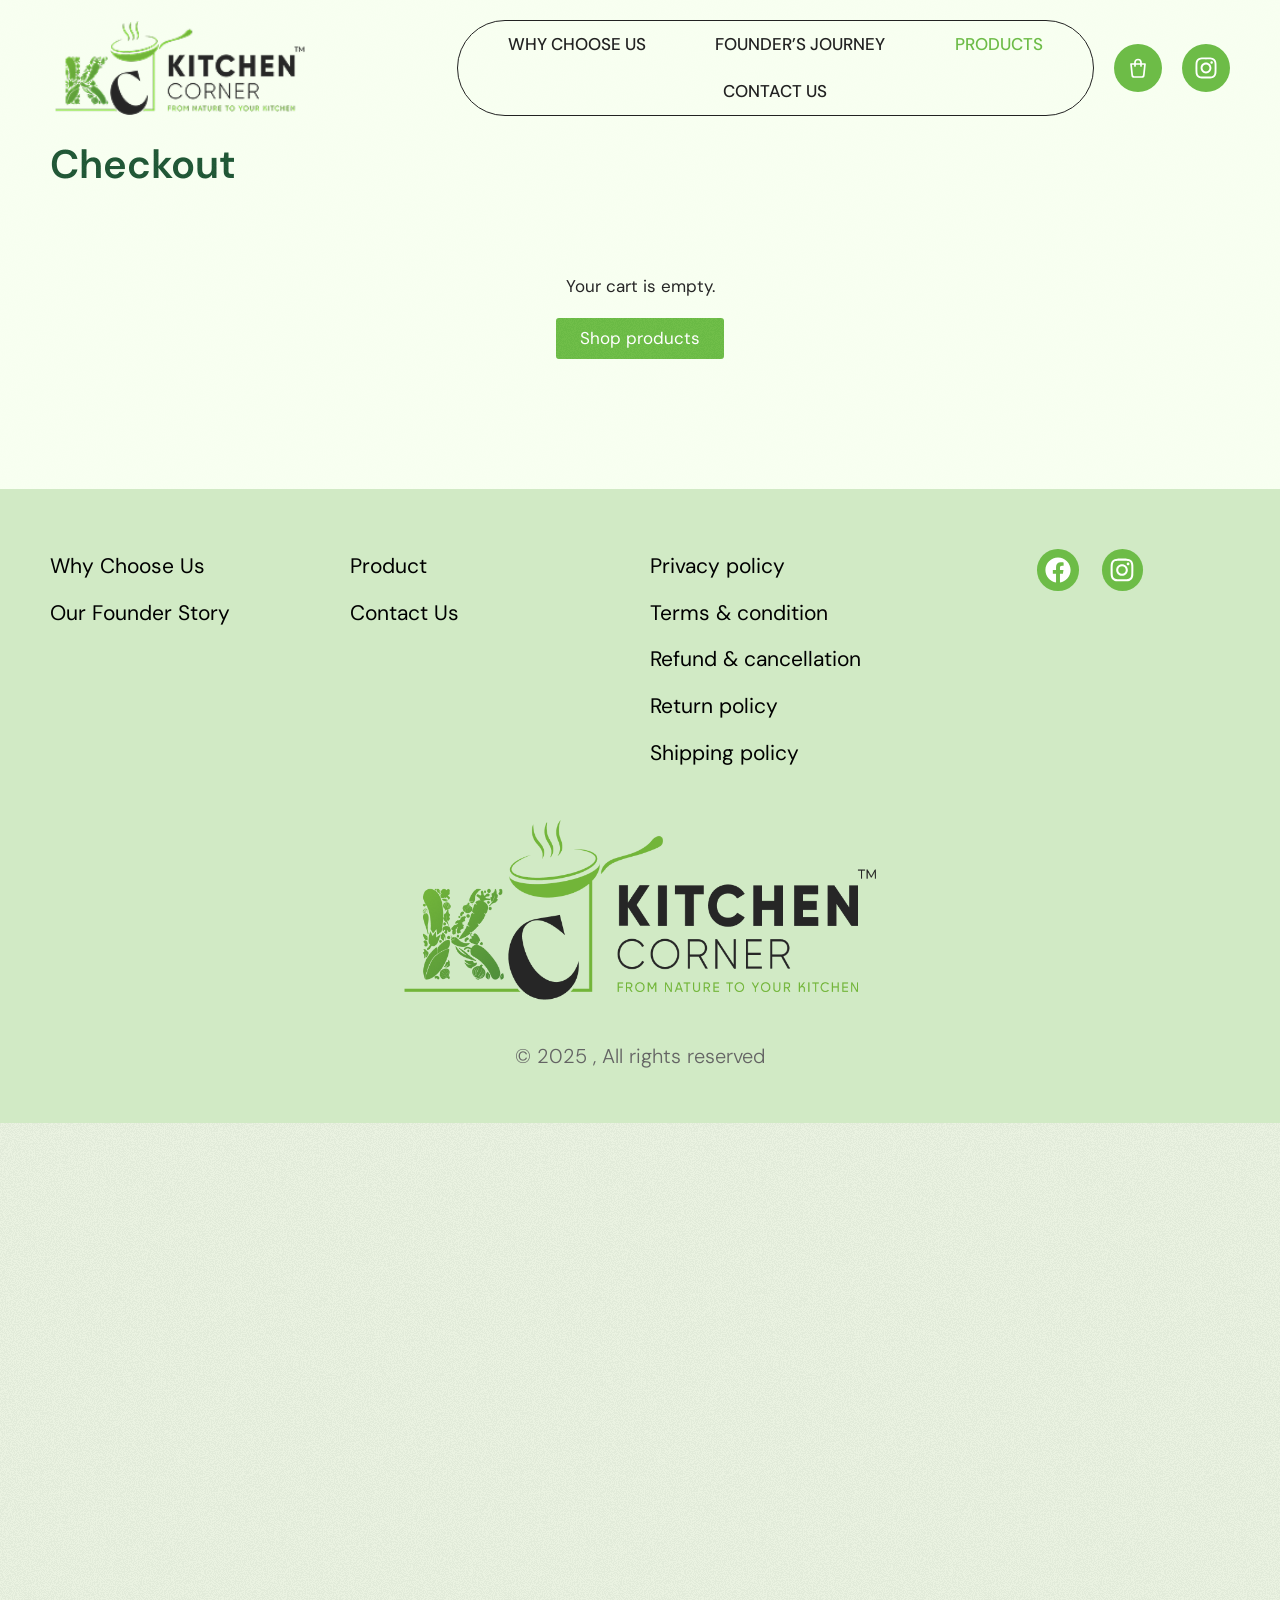
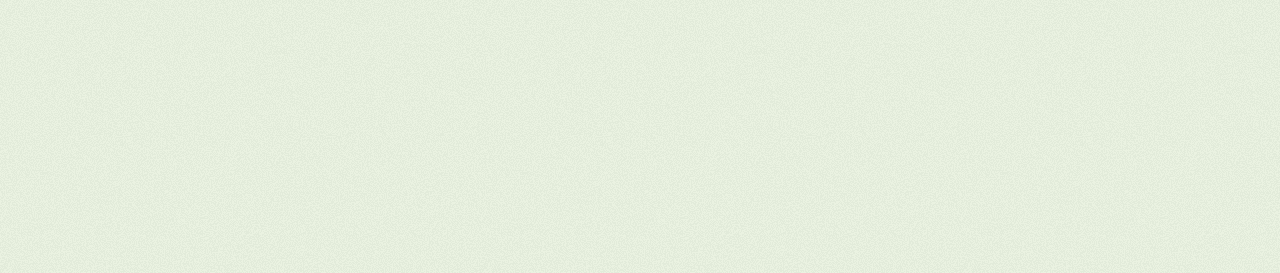
<file: checkout/index.html>
<!DOCTYPE html>
<html lang="en-US">
<head>
<meta charset="UTF-8">
<meta name="viewport" content="width=device-width, initial-scale=1">
<title>Checkout | Kitchen Corner</title>
<meta name="description" content="Real ingredients, clean flavors, and honest quality from Kitchen Corner.">
<meta name="robots" content="noindex, nofollow">
<link rel="canonical" href="https://mykitchencorner.in/checkout/">
<meta name="theme-color" content="#215836">
<link rel="manifest" href="/site.webmanifest">
<meta property="og:locale" content="en_US">
<meta property="og:type" content="product">
<meta property="og:title" content="Checkout | Kitchen Corner">
<meta property="og:description" content="Real ingredients, clean flavors, and honest quality from Kitchen Corner.">
<meta property="og:url" content="https://mykitchencorner.in/checkout/">
<meta property="og:site_name" content="Kitchen Corner">
<meta property="og:image" content="https://mykitchencorner.in/assets/media/2025/11/DSC08307-copy-min-683x1024.jpg">
<meta name="twitter:card" content="summary_large_image">
<link rel="icon" href="/assets/media/2025/11/cropped-Frame-1171275894-2-32x32.png" sizes="32x32">
<link rel="icon" href="/assets/media/2025/11/cropped-Frame-1171275894-2-192x192.png" sizes="192x192">
<link rel="apple-touch-icon" href="/assets/media/2025/11/cropped-Frame-1171275894-2-180x180.png">
<link rel="stylesheet" href="/assets/css/ga-fonts.css">
<link rel="stylesheet" href="/assets/css/ga-base.css">
<link rel="stylesheet" href="/assets/css/ga-products.css">
<link rel="stylesheet" href="/assets/css/ga-shop.css?v=5">
<link rel="stylesheet" href="/assets/css/ga-checkout.css?v=1">
</head>
<body class="ga-body ga-page-checkout">
<a class="ga-skip-link" href="#ga-content">Skip to content</a>

<div class="ga-page" id="ga-page">

    <header class="ga-header ga-header--dark" id="ga-masthead">
    <p class="ga-sr-only"><a href="/" rel="home" title="Kitchen Corner">Kitchen Corner</a></p>
    <div class="ga-header-bar">

      <div class="ga-header-left">
        <div class="ga-logo" id="ga-logo-slot">
          <a href="/">
            <img src="/assets/media/2025/11/kc-1-1.png" alt="KC Logo" width="234" height="85" fetchpriority="high" decoding="async">
          </a>
        </div>
      </div>

      <div class="ga-header-right">

        <!-- mobile flyout trigger -->
        <div class="ga-burger">
          <div class="ga-burger-btn" role="button" tabindex="0" aria-label="Menu Toggle" aria-expanded="false" aria-controls="ga-flyout">
            <svg aria-hidden="true" viewBox="0 0 448 512" xmlns="http://www.w3.org/2000/svg"><path d="M432 416H16a16 16 0 0 0-16 16v32a16 16 0 0 0 16 16h416a16 16 0 0 0 16-16v-32a16 16 0 0 0-16-16zm0-128H16a16 16 0 0 0-16 16v32a16 16 0 0 0 16 16h416a16 16 0 0 0 16-16v-32a16 16 0 0 0-16-16zm0-128H16a16 16 0 0 0-16 16v32a16 16 0 0 0 16 16h416a16 16 0 0 0 16-16v-32a16 16 0 0 0-16-16zm0-128H16A16 16 0 0 0 0 48v32a16 16 0 0 0 16 16h416a16 16 0 0 0 16-16V48a16 16 0 0 0-16-16z"></path></svg>
          </div>
        </div>

        <!-- desktop / tablet nav -->
        <nav class="ga-nav ga-hide-mobile" aria-label="Primary">
          <div class="ga-nav-inner">
          <div class="ga-nav-toggle" role="button" tabindex="0" aria-label="Menu Toggle" aria-expanded="false">
            <span class="ga-sr-only">Menu</span>
            <svg aria-hidden="true" viewBox="0 0 448 512" xmlns="http://www.w3.org/2000/svg"><path d="M432 416H16a16 16 0 0 0-16 16v32a16 16 0 0 0 16 16h416a16 16 0 0 0 16-16v-32a16 16 0 0 0-16-16zm0-128H16a16 16 0 0 0-16 16v32a16 16 0 0 0 16 16h416a16 16 0 0 0 16-16v-32a16 16 0 0 0-16-16zm0-128H16a16 16 0 0 0-16 16v32a16 16 0 0 0 16 16h416a16 16 0 0 0 16-16v-32a16 16 0 0 0-16-16zm0-128H16A16 16 0 0 0 0 48v32a16 16 0 0 0 16 16h416a16 16 0 0 0 16-16V48a16 16 0 0 0-16-16z"></path></svg>
          </div>
          <ul class="ga-nav-list" id="ga-menu-main">
            <li class="ga-nav-item" data-ga-page="why-choose-us"><a class="ga-nav-link" href="/why-choose-us/">Why Choose Us</a></li>
            <li class="ga-nav-item" data-ga-page="our-founders-journey"><a class="ga-nav-link" href="/our-founders-journey/">Founder&#8217;s Journey</a></li>
            <li class="ga-nav-item ga-is-current" data-ga-page="products"><a class="ga-nav-link" href="/products/">Products</a></li>
            <li class="ga-nav-item" data-ga-page="contact-us"><a class="ga-nav-link" href="/contact-us/">Contact Us</a></li>
          </ul>
          </div>
        </nav>

        <button class="ga-cart-btn" type="button" data-ga-cart-open aria-controls="ga-cart" aria-expanded="false" aria-label="Cart">
          <svg aria-hidden="true" viewBox="0 0 24 24" stroke-width="1.7" stroke-linecap="round" stroke-linejoin="round"><path d="M5 8h14l-1.2 11.1a2 2 0 0 1-2 1.9H8.2a2 2 0 0 1-2-1.9L5 8z"></path><path d="M9 10V6.5a3 3 0 0 1 6 0V10"></path></svg>
          <span class="ga-cart-count" data-ga-cart-count hidden>0</span>
        </button>

        <a class="ga-ig-btn" href="https://www.instagram.com/kitchencorner.in/" aria-label="Instagram">
          <svg aria-hidden="true" viewBox="0 0 448 512" xmlns="http://www.w3.org/2000/svg"><path d="M224.1 141c-63.6 0-114.9 51.3-114.9 114.9s51.3 114.9 114.9 114.9S339 319.5 339 255.9 287.7 141 224.1 141zm0 189.6c-41.1 0-74.7-33.5-74.7-74.7s33.5-74.7 74.7-74.7 74.7 33.5 74.7 74.7-33.6 74.7-74.7 74.7zm146.4-194.3c0 14.9-12 26.8-26.8 26.8-14.9 0-26.8-12-26.8-26.8s12-26.8 26.8-26.8 26.8 12 26.8 26.8zm76.1 27.2c-1.7-35.9-9.9-67.7-36.2-93.9-26.2-26.2-58-34.4-93.9-36.2-37-2.1-147.9-2.1-184.9 0-35.8 1.7-67.6 9.9-93.9 36.1s-34.4 58-36.2 93.9c-2.1 37-2.1 147.9 0 184.9 1.7 35.9 9.9 67.7 36.2 93.9s58 34.4 93.9 36.2c37 2.1 147.9 2.1 184.9 0 35.9-1.7 67.7-9.9 93.9-36.2 26.2-26.2 34.4-58 36.2-93.9 2.1-37 2.1-147.8 0-184.8zM398.8 388c-7.8 19.6-22.9 34.7-42.6 42.6-29.5 11.7-99.5 9-132.1 9s-102.7 2.6-132.1-9c-19.6-7.8-34.7-22.9-42.6-42.6-11.7-29.5-9-99.5-9-132.1s-2.6-102.7 9-132.1c7.8-19.6 22.9-34.7 42.6-42.6 29.5-11.7 99.5-9 132.1-9s102.7-2.6 132.1 9c19.6 7.8 34.7 22.9 42.6 42.6 11.7 29.5 9 99.5 9 132.1s2.7 102.7-9 132.1z"></path></svg>
        </a>

      </div>
    </div>
  </header>

  <!-- mobile flyout drawer -->
  <div class="ga-flyout-overlay" aria-hidden="true"></div>
  <aside class="ga-flyout" id="ga-flyout" aria-hidden="true" aria-label="Mobile menu">
    <div class="ga-flyout-close" role="button" tabindex="0" aria-label="Close menu">
      <svg aria-hidden="true" viewBox="0 0 512 512" xmlns="http://www.w3.org/2000/svg"><path d="M464 32H48C21.5 32 0 53.5 0 80v352c0 26.5 21.5 48 48 48h416c26.5 0 48-21.5 48-48V80c0-26.5-21.5-48-48-48zm0 394c0 3.3-2.7 6-6 6H54c-3.3 0-6-2.7-6-6V86c0-3.3 2.7-6 6-6h404c3.3 0 6 2.7 6 6v340zM356.5 194.6L295.1 256l61.4 61.4c4.6 4.6 4.6 12.1 0 16.8l-22.3 22.3c-4.6 4.6-12.1 4.6-16.8 0L256 295.1l-61.4 61.4c-4.6 4.6-12.1 4.6-16.8 0l-22.3-22.3c-4.6-4.6-4.6-12.1 0-16.8l61.4-61.4-61.4-61.4c-4.6-4.6-4.6-12.1 0-16.8l22.3-22.3c4.6-4.6 12.1-4.6 16.8 0l61.4 61.4 61.4-61.4c4.6-4.6 12.1-4.6 16.8 0l22.3 22.3c4.7 4.6 4.7 12.1 0 16.8z"></path></svg>
    </div>
    <nav aria-label="Mobile">
      <ul class="ga-flyout-list" id="ga-menu-flyout">
        <li data-ga-page="why-choose-us"><a href="/why-choose-us/">Why Choose Us</a></li>
        <li data-ga-page="our-founders-journey"><a href="/our-founders-journey/">Founder&#8217;s Journey</a></li>
        <li class="ga-is-current" data-ga-page="products"><a href="/products/">Products</a></li>
        <li data-ga-page="contact-us"><a href="/contact-us/">Contact Us</a></li>
      </ul>
    </nav>
  </aside>


  <div class="ga-content" id="ga-content">
    <main class="ga-main" id="ga-main">

      <section class="ga-sec ga-co">
        <div class="ga-sec-inner ga-co-inner" data-ga-checkout-page>
          <h1 class="ga-co-title">Checkout</h1>
          <p class="ga-co-banner" data-ga-co-banner role="alert" hidden></p>
          <div class="ga-co-state" data-ga-co-state aria-live="polite">Loading your cart&hellip;</div>

          <div class="ga-co-grid" data-ga-co-main hidden>
            <form class="ga-co-form" data-ga-co-form novalidate>

              <fieldset class="ga-co-box">
                <legend>Contact</legend>
                <div class="ga-co-row">
                <div class="ga-co-field ga-co-field--full">
                  <label for="co-email">Email</label>
                  <input id="co-email" name="email" type="email" autocomplete="email" required maxlength="100" inputmode="email" aria-describedby="co-email-err co-email-hint">
                  <p class="ga-co-hint" id="co-email-hint">Your order confirmation is sent here.</p>
                  <p class="ga-co-field-err" id="co-email-err" hidden></p>
                </div>
                <div class="ga-co-field ga-co-field--full">
                  <label for="co-phone">Mobile number</label>
                  <input id="co-phone" name="phone" type="tel" autocomplete="tel-national" required maxlength="18" inputmode="tel" aria-describedby="co-phone-err co-phone-hint">
                  <p class="ga-co-hint" id="co-phone-hint">For delivery updates from the courier.</p>
                  <p class="ga-co-field-err" id="co-phone-err" hidden></p>
                </div>
                </div>
              </fieldset>

              <fieldset class="ga-co-box">
                <legend>Delivery address</legend>
                <div class="ga-co-row">
                <div class="ga-co-field">
                  <label for="co-first_name">First name</label>
                  <input id="co-first_name" name="first_name" type="text" autocomplete="given-name" required maxlength="50" aria-describedby="co-first_name-err">
                  <p class="ga-co-field-err" id="co-first_name-err" hidden></p>
                </div>
                <div class="ga-co-field">
                  <label for="co-last_name">Last name</label>
                  <input id="co-last_name" name="last_name" type="text" autocomplete="family-name" required maxlength="50" aria-describedby="co-last_name-err">
                  <p class="ga-co-field-err" id="co-last_name-err" hidden></p>
                </div>
                <div class="ga-co-field ga-co-field--full">
                  <label for="co-address_1">House / flat, street</label>
                  <input id="co-address_1" name="address_1" type="text" autocomplete="address-line1" required maxlength="120" aria-describedby="co-address_1-err">
                  <p class="ga-co-field-err" id="co-address_1-err" hidden></p>
                </div>
                <div class="ga-co-field ga-co-field--full">
                  <label for="co-address_2">Area, landmark (optional)</label>
                  <input id="co-address_2" name="address_2" type="text" autocomplete="address-line2" maxlength="120" aria-describedby="co-address_2-err">
                  <p class="ga-co-field-err" id="co-address_2-err" hidden></p>
                </div>
                <div class="ga-co-field">
                  <label for="co-city">City</label>
                  <input id="co-city" name="city" type="text" autocomplete="address-level2" required maxlength="60" aria-describedby="co-city-err">
                  <p class="ga-co-field-err" id="co-city-err" hidden></p>
                </div>
                <div class="ga-co-field">
                  <label for="co-postcode">PIN code</label>
                  <input id="co-postcode" name="postcode" type="text" autocomplete="postal-code" required maxlength="6" inputmode="numeric" pattern="[1-9][0-9]{{5}}" aria-describedby="co-postcode-err">
                  <p class="ga-co-field-err" id="co-postcode-err" hidden></p>
                </div>
                <div class="ga-co-field">
                  <label for="co-state">State</label>
                  <select id="co-state" name="state" autocomplete="address-level1" required aria-describedby="co-state-err">
                    <option value="">Select state</option>
                    <option value="AN">Andaman and Nicobar Islands</option>
                    <option value="AP">Andhra Pradesh</option>
                    <option value="AR">Arunachal Pradesh</option>
                    <option value="AS">Assam</option>
                    <option value="BR">Bihar</option>
                    <option value="CH">Chandigarh</option>
                    <option value="CT">Chhattisgarh</option>
                    <option value="DH">Dadra and Nagar Haveli and Daman and Diu</option>
                    <option value="DL">Delhi</option>
                    <option value="GA">Goa</option>
                    <option value="GJ">Gujarat</option>
                    <option value="HR">Haryana</option>
                    <option value="HP">Himachal Pradesh</option>
                    <option value="JK">Jammu and Kashmir</option>
                    <option value="JH">Jharkhand</option>
                    <option value="KA">Karnataka</option>
                    <option value="KL">Kerala</option>
                    <option value="LA">Ladakh</option>
                    <option value="LD">Lakshadweep</option>
                    <option value="MP">Madhya Pradesh</option>
                    <option value="MH">Maharashtra</option>
                    <option value="MN">Manipur</option>
                    <option value="ML">Meghalaya</option>
                    <option value="MZ">Mizoram</option>
                    <option value="NL">Nagaland</option>
                    <option value="OD">Odisha</option>
                    <option value="PY">Puducherry</option>
                    <option value="PB">Punjab</option>
                    <option value="RJ">Rajasthan</option>
                    <option value="SK">Sikkim</option>
                    <option value="TN">Tamil Nadu</option>
                    <option value="TS">Telangana</option>
                    <option value="TR">Tripura</option>
                    <option value="UP">Uttar Pradesh</option>
                    <option value="UK">Uttarakhand</option>
                    <option value="WB">West Bengal</option>
                  </select>
                  <p class="ga-co-field-err" id="co-state-err" hidden></p>
                </div>
                <div class="ga-co-field">
                  <span class="ga-co-label">Country</span>
                  <p class="ga-co-static">India</p>
                </div>
                </div>
              </fieldset>

              <fieldset class="ga-co-box">
                <legend>Delivery</legend>
                <div data-ga-co-rates aria-live="polite">
                  <p class="ga-co-hint">Enter your PIN code to see delivery options.</p>
                </div>
              </fieldset>

              <fieldset class="ga-co-box">
                <legend>Payment</legend>
                <div data-ga-co-methods></div>
                <p class="ga-co-secure"><svg viewBox="0 0 24 24" aria-hidden="true"><rect x="5" y="10.5" width="14" height="10" rx="2" fill="none" stroke="currentColor" stroke-width="1.7"></rect><path d="M8.5 10.5V7.5a3.5 3.5 0 0 1 7 0v3" fill="none" stroke="currentColor" stroke-width="1.7" stroke-linecap="round"></path></svg><span>Payments are processed securely by our payment partner. We never see or store your card, UPI or bank details.</span></p>
              </fieldset>

              <details class="ga-co-note">
                <summary>Add a note to your order</summary>
                <label class="ga-sr-only" for="co-note">Order note</label>
                <textarea id="co-note" name="note" rows="3" maxlength="500"></textarea>
              </details>

              <p class="ga-co-error" data-ga-co-error role="alert" hidden></p>
              <button type="submit" class="ga-btn ga-co-submit" data-ga-co-submit>Place order</button>
              <p class="ga-co-terms">By placing your order you agree to our <a href="/terms-conditions/">Terms</a>, <a href="/privacy-policy/">Privacy Policy</a>, <a href="/refund-cancellation-policy/">Refund</a> and <a href="/shipping-policy/">Shipping</a> policies.</p>
            </form>

            <aside class="ga-co-summary" aria-labelledby="ga-co-summary-title">
              <div class="ga-co-summary-head">
                <h2 id="ga-co-summary-title">Order summary</h2>
                <button type="button" class="ga-co-edit" data-ga-cart-open aria-controls="ga-cart" aria-expanded="false">Edit cart</button>
              </div>
              <ul class="ga-co-items" data-ga-co-items></ul>
              <dl class="ga-co-totals" data-ga-co-totals aria-live="polite"></dl>
            </aside>
          </div>
        </div>
      </section>

    </main>
  </div>

    <footer class="ga-footer" id="ga-colophon">
    <div class="ga-footer-main" id="ga-footer-con">
      <div class="ga-footer-inner">
        <div class="ga-footer-cols">

          <div class="ga-footer-col">
            <ul class="ga-footer-links">
              <li><a href="/why-choose-us/"><span>Why Choose Us</span></a></li>
              <li><a href="/our-founders-journey/"><span>Our Founder Story</span></a></li>
            </ul>
          </div>

          <div class="ga-footer-col">
            <ul class="ga-footer-links">
              <li><a href="/products/"><span>Product</span></a></li>
              <li><a href="/contact-us/"><span>Contact Us</span></a></li>
            </ul>
          </div>

          <div class="ga-footer-col">
            <ul class="ga-footer-links">
              <li><a href="/privacy-policy/"><span>Privacy policy</span></a></li>
              <li><a href="/terms-conditions/"><span>Terms &amp; condition</span></a></li>
              <li><a href="/refund-cancellation-policy/"><span>Refund &amp; cancellation</span></a></li>
              <li><a href="/return-policy/"><span>Return policy</span></a></li>
              <li><a href="/shipping-policy/"><span>Shipping policy</span></a></li>
            </ul>
          </div>

          <div class="ga-footer-col">
            <div class="ga-social" role="list">
              <span role="listitem">
                <a class="ga-social-icon ga-social-facebook" target="_blank" rel="noopener">
                  <span class="ga-sr-only">Facebook</span>
                  <svg aria-hidden="true" viewBox="0 0 512 512" xmlns="http://www.w3.org/2000/svg"><path d="M504 256C504 119 393 8 256 8S8 119 8 256c0 123.78 90.69 226.38 209.25 245V327.69h-63V256h63v-54.64c0-62.15 37-96.48 93.67-96.48 27.14 0 55.52 4.84 55.52 4.84v61h-31.28c-30.8 0-40.41 19.12-40.41 38.73V256h68.78l-11 71.69h-57.78V501C413.31 482.38 504 379.78 504 256z"></path></svg>
                </a>
              </span>
              <span role="listitem">
                <a class="ga-social-icon ga-social-instagram" href="https://www.instagram.com/kitchencorner.in/" target="_blank" rel="noopener">
                  <span class="ga-sr-only">Instagram</span>
                  <svg aria-hidden="true" viewBox="0 0 448 512" xmlns="http://www.w3.org/2000/svg"><path d="M224.1 141c-63.6 0-114.9 51.3-114.9 114.9s51.3 114.9 114.9 114.9S339 319.5 339 255.9 287.7 141 224.1 141zm0 189.6c-41.1 0-74.7-33.5-74.7-74.7s33.5-74.7 74.7-74.7 74.7 33.5 74.7 74.7-33.6 74.7-74.7 74.7zm146.4-194.3c0 14.9-12 26.8-26.8 26.8-14.9 0-26.8-12-26.8-26.8s12-26.8 26.8-26.8 26.8 12 26.8 26.8zm76.1 27.2c-1.7-35.9-9.9-67.7-36.2-93.9-26.2-26.2-58-34.4-93.9-36.2-37-2.1-147.9-2.1-184.9 0-35.8 1.7-67.6 9.9-93.9 36.1s-34.4 58-36.2 93.9c-2.1 37-2.1 147.9 0 184.9 1.7 35.9 9.9 67.7 36.2 93.9s58 34.4 93.9 36.2c37 2.1 147.9 2.1 184.9 0 35.9-1.7 67.7-9.9 93.9-36.2 26.2-26.2 34.4-58 36.2-93.9 2.1-37 2.1-147.8 0-184.8zM398.8 388c-7.8 19.6-22.9 34.7-42.6 42.6-29.5 11.7-99.5 9-132.1 9s-102.7 2.6-132.1-9c-19.6-7.8-34.7-22.9-42.6-42.6-11.7-29.5-9-99.5-9-132.1s-2.6-102.7 9-132.1c7.8-19.6 22.9-34.7 42.6-42.6 29.5-11.7 99.5-9 132.1-9s102.7-2.6 132.1 9c19.6 7.8 34.7 22.9 42.6 42.6 11.7 29.5 9 99.5 9 132.1s2.7 102.7-9 132.1z"></path></svg>
                </a>
              </span>
            </div>
          </div>

        </div>

        <div class="ga-footer-logo">
          <img src="/assets/media/2025/09/Layer_x0020_1.png" alt="KC - logo Original" width="787" height="299" loading="lazy" decoding="async">
        </div>

        <div class="ga-footer-copy">
          <p>&#169; 2025 , All rights reserved</p>
        </div>

      </div>
    </div>
    <div class="ga-footer-pattern"></div>
  </footer>


</div>

<script src="/assets/js/ga-main.js"></script>
<script src="/assets/js/ga-shop-config.js?v=7"></script>
<script src="/assets/js/ga-shop.js?v=7"></script>
<script src="/assets/js/ga-checkout.js?v=3"></script>
</body>
</html>
</file>
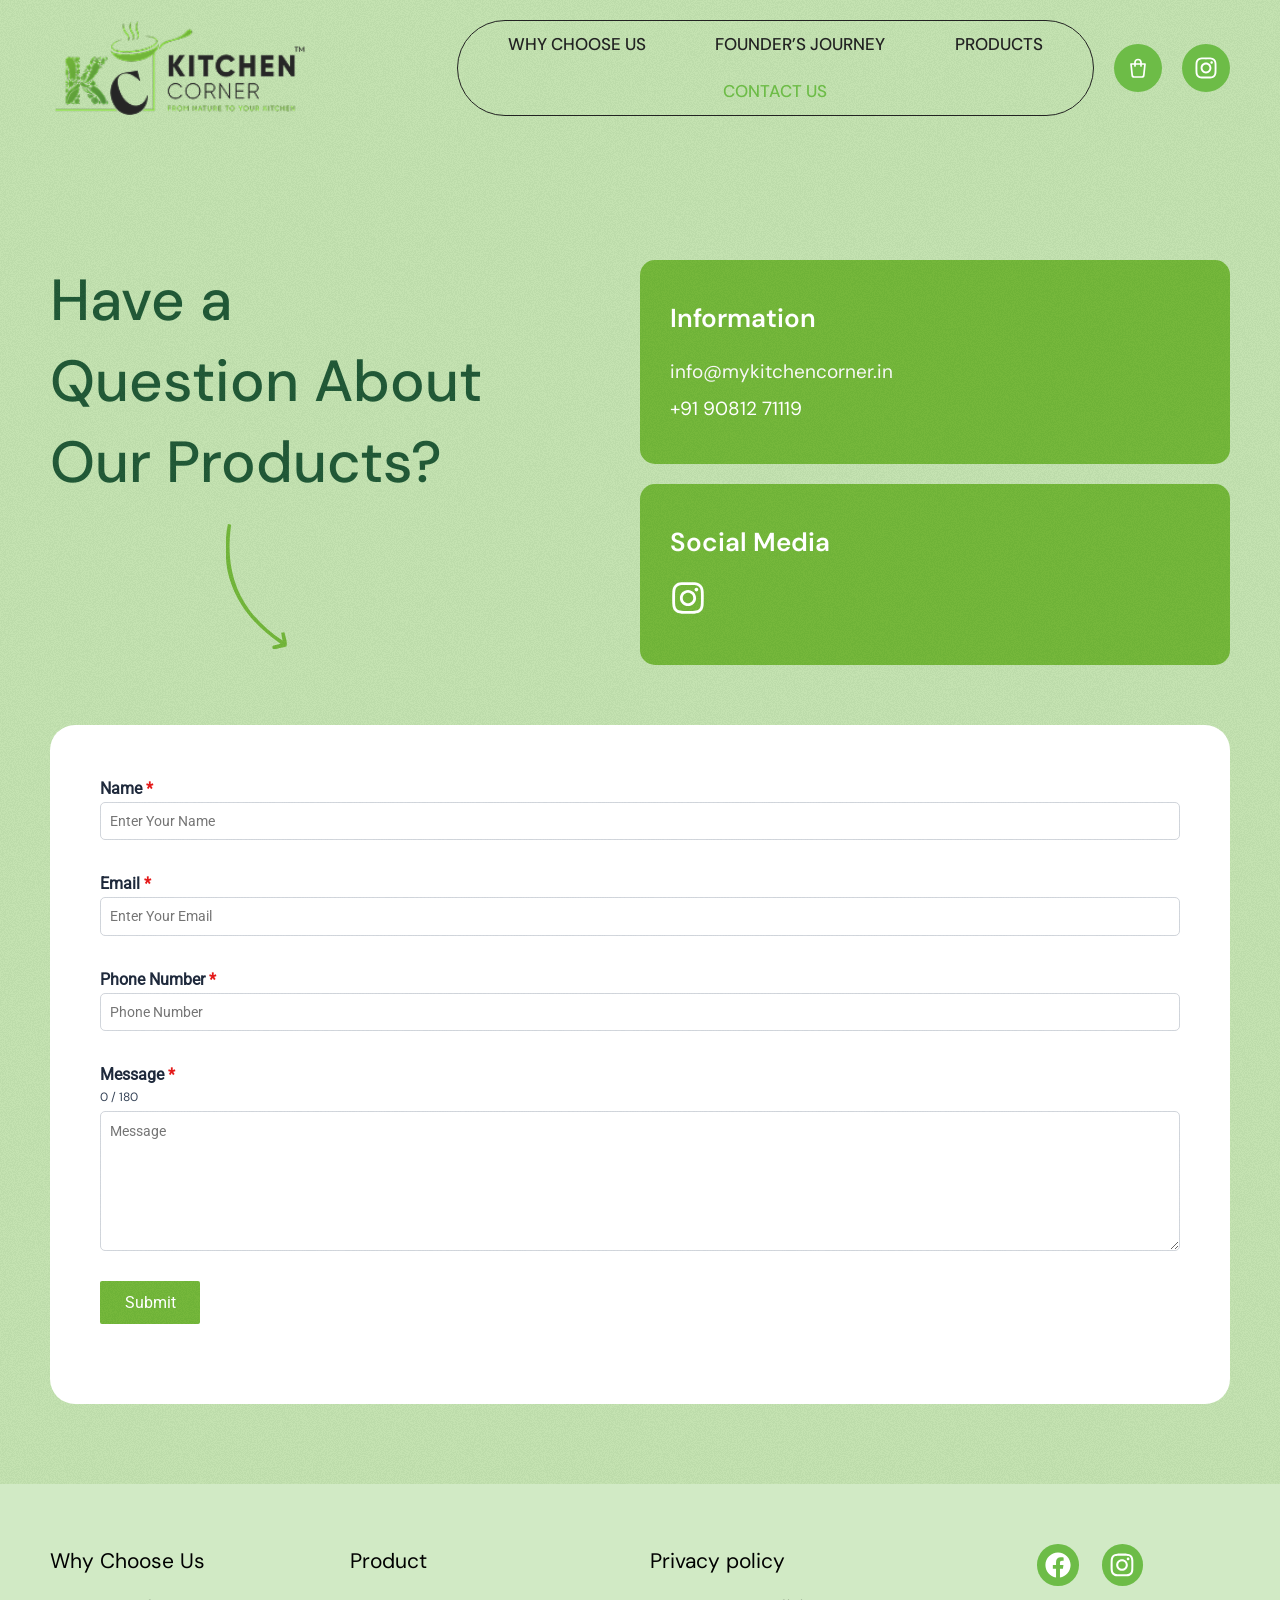
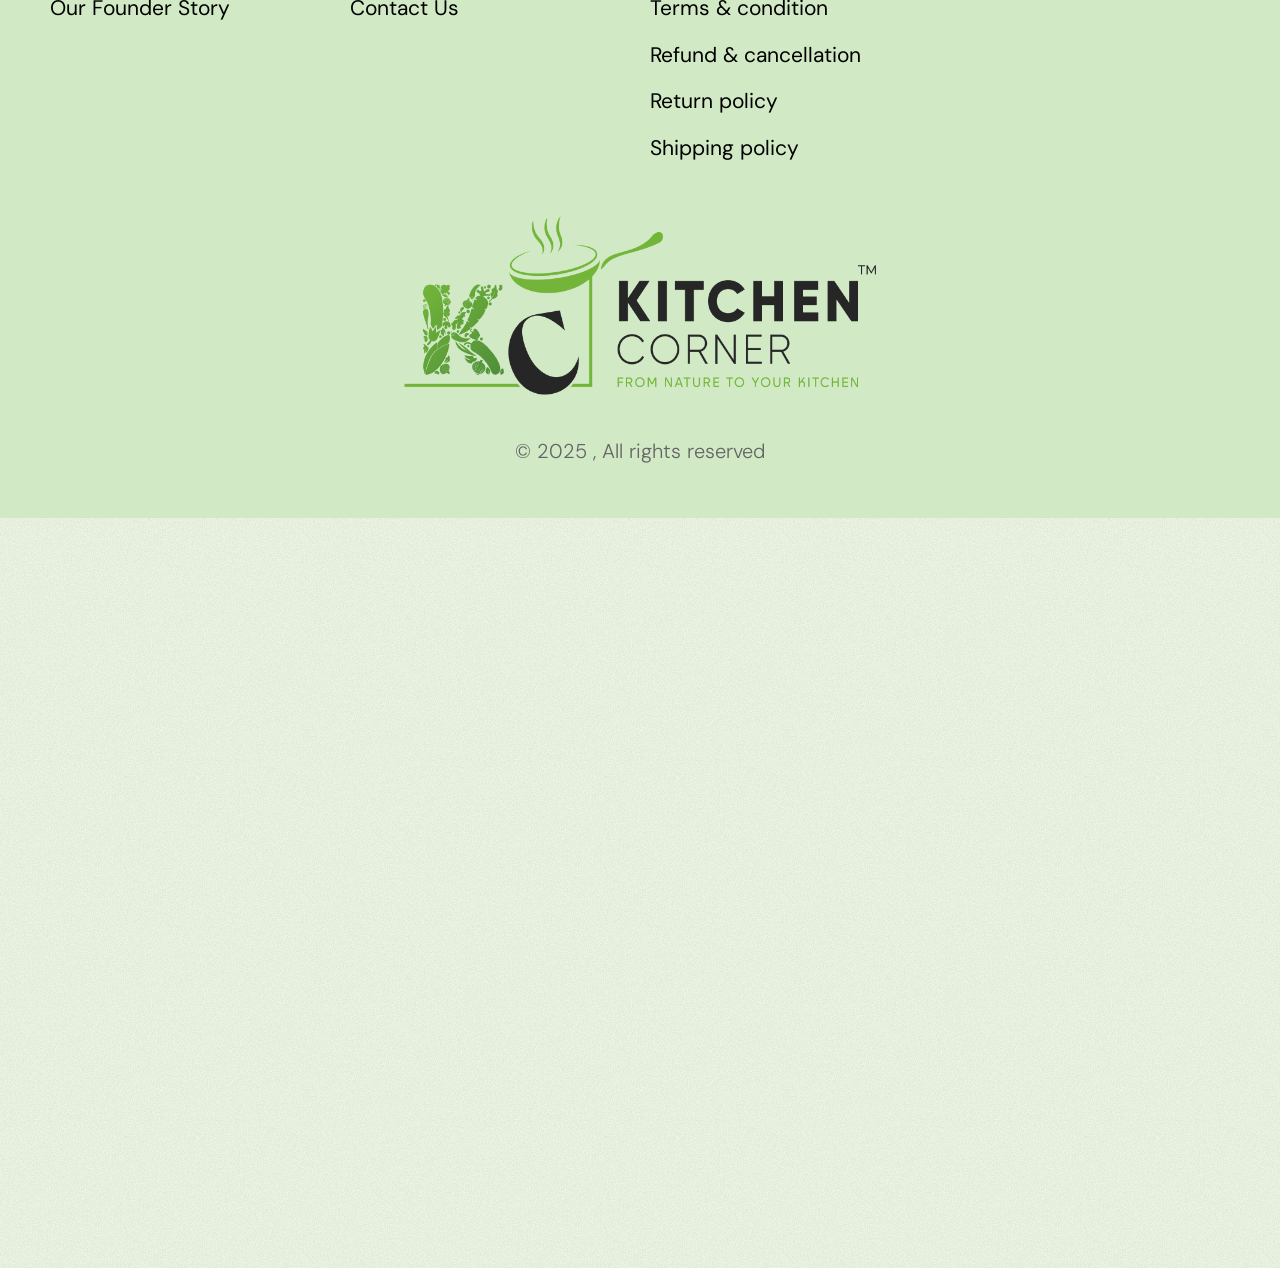
<file: contact-us/index.html>
<!DOCTYPE html>
<html lang="en-US">
<head>
<meta charset="UTF-8">
<meta name="viewport" content="width=device-width, initial-scale=1">
<title>Contact Us - Kitchen Corner</title>
<meta name="description" content="Have a question about Kitchen Corner products? Get in touch with the My Kitchen Corner team.">
<meta name="robots" content="index, follow, max-snippet:-1, max-video-preview:-1, max-image-preview:large">
<link rel="canonical" href="https://mykitchencorner.in/contact-us/">
<meta property="og:url" content="https://mykitchencorner.in/contact-us/">
<meta property="og:description" content="Have a question about Kitchen Corner products? Get in touch with the My Kitchen Corner team.">
<meta property="og:image" content="https://mykitchencorner.in/assets/media/2025/12/IMG_6729-1024x768.webp">
<meta property="og:image:alt" content="Kitchen Corner">
<meta property="og:image:secure_url" content="https://mykitchencorner.in/assets/media/2025/12/IMG_6729-1024x768.webp">
<meta name="twitter:title" content="Contact Us - Kitchen Corner">
<meta name="twitter:description" content="Have a question about Kitchen Corner products? Get in touch with the My Kitchen Corner team.">
<meta name="twitter:image" content="https://mykitchencorner.in/assets/media/2025/12/IMG_6729-1024x768.webp">
<meta name="theme-color" content="#215836">
<link rel="manifest" href="/site.webmanifest">
<meta property="og:locale" content="en_US">
<meta property="og:type" content="article">
<meta property="og:title" content="Contact Us - Kitchen Corner">
<meta property="og:site_name" content="Kitchen Corner">
<meta name="twitter:card" content="summary_large_image">
<link rel="icon" href="/assets/media/2025/11/cropped-Frame-1171275894-2-32x32.png" sizes="32x32">
<link rel="icon" href="/assets/media/2025/11/cropped-Frame-1171275894-2-192x192.png" sizes="192x192">
<link rel="apple-touch-icon" href="/assets/media/2025/11/cropped-Frame-1171275894-2-180x180.png">
<link rel="stylesheet" href="/assets/css/ga-fonts.css">
<link rel="stylesheet" href="/assets/css/ga-base.css">
<link rel="stylesheet" href="/assets/css/ga-contact.css">
<link rel="stylesheet" href="/assets/css/ga-shop.css?v=5">
<script type="application/ld+json">{"@context":"https://schema.org","@graph":[{"@type":"Organization","@id":"https://mykitchencorner.in/#organization","name":"Kitchen Corner","alternateName":"My Kitchen Corner","url":"https://mykitchencorner.in/","logo":{"@type":"ImageObject","@id":"https://mykitchencorner.in/#logo","url":"https://mykitchencorner.in/assets/media/2025/09/Layer_x0020_1.png","contentUrl":"https://mykitchencorner.in/assets/media/2025/09/Layer_x0020_1.png","width":787,"height":299,"caption":"Kitchen Corner"},"image":{"@id":"https://mykitchencorner.in/#logo"},"email":"info@mykitchencorner.in","telephone":"+91 90812 71119","sameAs":["https://www.instagram.com/kitchencorner.in/"]},{"@type":"WebSite","@id":"https://mykitchencorner.in/#website","url":"https://mykitchencorner.in/","name":"Kitchen Corner","description":"Kitchen Corner is the official home of My Kitchen Corner, a brand known for real, honest kitchen essentials. Discover our story, ingredients, and the taste that makes us trusted in every home.","publisher":{"@id":"https://mykitchencorner.in/#organization"},"inLanguage":"en-US"},{"@type":"ContactPage","@id":"https://mykitchencorner.in/contact-us/#webpage","url":"https://mykitchencorner.in/contact-us/","name":"Contact Us - Kitchen Corner","description":"Have a question about Kitchen Corner products? Get in touch with the My Kitchen Corner team.","isPartOf":{"@id":"https://mykitchencorner.in/#website"},"about":{"@id":"https://mykitchencorner.in/#organization"},"primaryImageOfPage":{"@type":"ImageObject","url":"https://mykitchencorner.in/assets/media/2025/12/IMG_6729-1024x768.webp"},"inLanguage":"en-US","breadcrumb":{"@id":"https://mykitchencorner.in/contact-us/#breadcrumb"}},{"@type":"BreadcrumbList","@id":"https://mykitchencorner.in/contact-us/#breadcrumb","itemListElement":[{"@type":"ListItem","position":1,"name":"Home","item":"https://mykitchencorner.in/"},{"@type":"ListItem","position":2,"name":"Contact Us"}]}]}</script>
</head>
<body class="ga-body ga-page-contact">
<a class="ga-skip-link" href="#ga-content">Skip to content</a>

<div class="ga-page" id="ga-page">

    <header class="ga-header ga-header--dark" id="ga-masthead">
    <p class="ga-sr-only"><a href="/" rel="home" title="Kitchen Corner">Kitchen Corner</a></p>
    <div class="ga-header-bar">

      <div class="ga-header-left">
        <div class="ga-logo" id="ga-logo-slot">
          <a href="/">
            <img src="/assets/media/2025/11/kc-1-1.png" alt="KC Logo" width="234" height="85" fetchpriority="high" decoding="async">
          </a>
        </div>
      </div>

      <div class="ga-header-right">

        <!-- mobile flyout trigger -->
        <div class="ga-burger">
          <div class="ga-burger-btn" role="button" tabindex="0" aria-label="Menu Toggle" aria-expanded="false" aria-controls="ga-flyout">
            <svg aria-hidden="true" viewBox="0 0 448 512" xmlns="http://www.w3.org/2000/svg"><path d="M432 416H16a16 16 0 0 0-16 16v32a16 16 0 0 0 16 16h416a16 16 0 0 0 16-16v-32a16 16 0 0 0-16-16zm0-128H16a16 16 0 0 0-16 16v32a16 16 0 0 0 16 16h416a16 16 0 0 0 16-16v-32a16 16 0 0 0-16-16zm0-128H16a16 16 0 0 0-16 16v32a16 16 0 0 0 16 16h416a16 16 0 0 0 16-16v-32a16 16 0 0 0-16-16zm0-128H16A16 16 0 0 0 0 48v32a16 16 0 0 0 16 16h416a16 16 0 0 0 16-16V48a16 16 0 0 0-16-16z"></path></svg>
          </div>
        </div>

        <!-- desktop / tablet nav -->
        <nav class="ga-nav ga-hide-mobile" aria-label="Primary">
          <div class="ga-nav-inner">
          <div class="ga-nav-toggle" role="button" tabindex="0" aria-label="Menu Toggle" aria-expanded="false">
            <span class="ga-sr-only">Menu</span>
            <svg aria-hidden="true" viewBox="0 0 448 512" xmlns="http://www.w3.org/2000/svg"><path d="M432 416H16a16 16 0 0 0-16 16v32a16 16 0 0 0 16 16h416a16 16 0 0 0 16-16v-32a16 16 0 0 0-16-16zm0-128H16a16 16 0 0 0-16 16v32a16 16 0 0 0 16 16h416a16 16 0 0 0 16-16v-32a16 16 0 0 0-16-16zm0-128H16a16 16 0 0 0-16 16v32a16 16 0 0 0 16 16h416a16 16 0 0 0 16-16v-32a16 16 0 0 0-16-16zm0-128H16A16 16 0 0 0 0 48v32a16 16 0 0 0 16 16h416a16 16 0 0 0 16-16V48a16 16 0 0 0-16-16z"></path></svg>
          </div>
          <ul class="ga-nav-list" id="ga-menu-main">
            <li class="ga-nav-item" data-ga-page="why-choose-us"><a class="ga-nav-link" href="/why-choose-us/">Why Choose Us</a></li>
            <li class="ga-nav-item" data-ga-page="our-founders-journey"><a class="ga-nav-link" href="/our-founders-journey/">Founder&#8217;s Journey</a></li>
            <li class="ga-nav-item" data-ga-page="products"><a class="ga-nav-link" href="/products/">Products</a></li>
            <li class="ga-nav-item ga-is-current" data-ga-page="contact-us"><a class="ga-nav-link" href="/contact-us/">Contact Us</a></li>
          </ul>
          </div>
        </nav>

        <button class="ga-cart-btn" type="button" data-ga-cart-open aria-controls="ga-cart" aria-expanded="false" aria-label="Cart">
          <svg aria-hidden="true" viewBox="0 0 24 24" stroke-width="1.7" stroke-linecap="round" stroke-linejoin="round"><path d="M5 8h14l-1.2 11.1a2 2 0 0 1-2 1.9H8.2a2 2 0 0 1-2-1.9L5 8z"></path><path d="M9 10V6.5a3 3 0 0 1 6 0V10"></path></svg>
          <span class="ga-cart-count" data-ga-cart-count hidden>0</span>
        </button>

        <a class="ga-ig-btn" href="https://www.instagram.com/kitchencorner.in/" aria-label="Instagram">
          <svg aria-hidden="true" viewBox="0 0 448 512" xmlns="http://www.w3.org/2000/svg"><path d="M224.1 141c-63.6 0-114.9 51.3-114.9 114.9s51.3 114.9 114.9 114.9S339 319.5 339 255.9 287.7 141 224.1 141zm0 189.6c-41.1 0-74.7-33.5-74.7-74.7s33.5-74.7 74.7-74.7 74.7 33.5 74.7 74.7-33.6 74.7-74.7 74.7zm146.4-194.3c0 14.9-12 26.8-26.8 26.8-14.9 0-26.8-12-26.8-26.8s12-26.8 26.8-26.8 26.8 12 26.8 26.8zm76.1 27.2c-1.7-35.9-9.9-67.7-36.2-93.9-26.2-26.2-58-34.4-93.9-36.2-37-2.1-147.9-2.1-184.9 0-35.8 1.7-67.6 9.9-93.9 36.1s-34.4 58-36.2 93.9c-2.1 37-2.1 147.9 0 184.9 1.7 35.9 9.9 67.7 36.2 93.9s58 34.4 93.9 36.2c37 2.1 147.9 2.1 184.9 0 35.9-1.7 67.7-9.9 93.9-36.2 26.2-26.2 34.4-58 36.2-93.9 2.1-37 2.1-147.8 0-184.8zM398.8 388c-7.8 19.6-22.9 34.7-42.6 42.6-29.5 11.7-99.5 9-132.1 9s-102.7 2.6-132.1-9c-19.6-7.8-34.7-22.9-42.6-42.6-11.7-29.5-9-99.5-9-132.1s-2.6-102.7 9-132.1c7.8-19.6 22.9-34.7 42.6-42.6 29.5-11.7 99.5-9 132.1-9s102.7-2.6 132.1 9c19.6 7.8 34.7 22.9 42.6 42.6 11.7 29.5 9 99.5 9 132.1s2.7 102.7-9 132.1z"></path></svg>
        </a>

      </div>
    </div>
  </header>

  <!-- mobile flyout drawer -->
  <div class="ga-flyout-overlay" aria-hidden="true"></div>
  <aside class="ga-flyout" id="ga-flyout" aria-hidden="true" aria-label="Mobile menu">
    <div class="ga-flyout-close" role="button" tabindex="0" aria-label="Close menu">
      <svg aria-hidden="true" viewBox="0 0 512 512" xmlns="http://www.w3.org/2000/svg"><path d="M464 32H48C21.5 32 0 53.5 0 80v352c0 26.5 21.5 48 48 48h416c26.5 0 48-21.5 48-48V80c0-26.5-21.5-48-48-48zm0 394c0 3.3-2.7 6-6 6H54c-3.3 0-6-2.7-6-6V86c0-3.3 2.7-6 6-6h404c3.3 0 6 2.7 6 6v340zM356.5 194.6L295.1 256l61.4 61.4c4.6 4.6 4.6 12.1 0 16.8l-22.3 22.3c-4.6 4.6-12.1 4.6-16.8 0L256 295.1l-61.4 61.4c-4.6 4.6-12.1 4.6-16.8 0l-22.3-22.3c-4.6-4.6-4.6-12.1 0-16.8l61.4-61.4-61.4-61.4c-4.6-4.6-4.6-12.1 0-16.8l22.3-22.3c4.6-4.6 12.1-4.6 16.8 0l61.4 61.4 61.4-61.4c4.6-4.6 12.1-4.6 16.8 0l22.3 22.3c4.7 4.6 4.7 12.1 0 16.8z"></path></svg>
    </div>
    <nav aria-label="Mobile">
      <ul class="ga-flyout-list" id="ga-menu-flyout">
        <li data-ga-page="why-choose-us"><a href="/why-choose-us/">Why Choose Us</a></li>
        <li data-ga-page="our-founders-journey"><a href="/our-founders-journey/">Founder&#8217;s Journey</a></li>
        <li data-ga-page="products"><a href="/products/">Products</a></li>
        <li class="ga-is-current" data-ga-page="contact-us"><a href="/contact-us/">Contact Us</a></li>
      </ul>
    </nav>
  </aside>


  <div class="ga-content" id="ga-content">
    <main class="ga-main" id="ga-main">

      <section class="ga-sec ga-contact-top">
        <div class="ga-sec-inner ga-contact-top-inner">

          <div class="ga-col ga-contact-intro">
            <div class="ga-contact-heading"><h1>Have a Question About Our Products?</h1></div>
            <div class="ga-figure ga-contact-arrow">
              <img src="/assets/media/2025/11/Vector-5.svg" alt="Navigating Arrow Continue 1" width="95" height="193" decoding="async">
            </div>
          </div>

          <div class="ga-col ga-contact-cards">
            <div class="ga-contact-card">
              <h2>Information</h2>
              <div class="ga-contact-lines">
                <div class="ga-rte">info@mykitchencorner.in</div>
                <div class="ga-rte"><p><a href="tel:+91 90812 71119">+91 90812 71119</a></p></div>
              </div>
            </div>
            <div class="ga-contact-card">
              <h2>Social Media</h2>
              <div class="ga-contact-social">
                <div class="ga-contact-icon">
                  <a href="https://www.instagram.com/kitchencorner.in/" target="_blank" rel="noopener" aria-label="Instagram">
                    <svg aria-hidden="true" viewBox="0 0 448 512" xmlns="http://www.w3.org/2000/svg"><path d="M224.1 141c-63.6 0-114.9 51.3-114.9 114.9s51.3 114.9 114.9 114.9S339 319.5 339 255.9 287.7 141 224.1 141zm0 189.6c-41.1 0-74.7-33.5-74.7-74.7s33.5-74.7 74.7-74.7 74.7 33.5 74.7 74.7-33.6 74.7-74.7 74.7zm146.4-194.3c0 14.9-12 26.8-26.8 26.8-14.9 0-26.8-12-26.8-26.8s12-26.8 26.8-26.8 26.8 12 26.8 26.8zm76.1 27.2c-1.7-35.9-9.9-67.7-36.2-93.9-26.2-26.2-58-34.4-93.9-36.2-37-2.1-147.9-2.1-184.9 0-35.8 1.7-67.6 9.9-93.9 36.1s-34.4 58-36.2 93.9c-2.1 37-2.1 147.9 0 184.9 1.7 35.9 9.9 67.7 36.2 93.9s58 34.4 93.9 36.2c37 2.1 147.9 2.1 184.9 0 35.9-1.7 67.7-9.9 93.9-36.2 26.2-26.2 34.4-58 36.2-93.9 2.1-37 2.1-147.8 0-184.8zM398.8 388c-7.8 19.6-22.9 34.7-42.6 42.6-29.5 11.7-99.5 9-132.1 9s-102.7 2.6-132.1-9c-19.6-7.8-34.7-22.9-42.6-42.6-11.7-29.5-9-99.5-9-132.1s-2.6-102.7 9-132.1c7.8-19.6 22.9-34.7 42.6-42.6 29.5-11.7 99.5-9 132.1-9s102.7-2.6 132.1 9c19.6 7.8 34.7 22.9 42.6 42.6 11.7 29.5 9 99.5 9 132.1s2.7 102.7-9 132.1z"></path></svg>
                  </a>
                </div>
              </div>
            </div>
          </div>

        </div>
      </section>

      <section class="ga-sec ga-contact-formband">
        <div class="ga-sec-inner ga-contact-formband-inner">
          <div class="ga-form-wrap">
            <form class="ga-form" id="ga-contact-form" novalidate>
              <div class="ga-form-message" id="ga-form-message" role="alert" aria-live="polite"></div>

              <div class="ga-form-row">
                <div class="ga-form-col">
                  <div class="ga-form-field">
                    <label class="ga-form-label" for="ga-field-name" id="ga-field-name-label">Name <span class="ga-form-required">*</span></label>
                    <input class="ga-form-input" id="ga-field-name" name="name" type="text" autocomplete="name" placeholder="Enter Your Name" aria-required="true" value="">
                  </div>
                </div>
              </div>

              <div class="ga-form-row">
                <div class="ga-form-col">
                  <div class="ga-form-field">
                    <label class="ga-form-label" for="ga-field-email" id="ga-field-email-label">Email <span class="ga-form-required">*</span></label>
                    <input class="ga-form-input" id="ga-field-email" name="email" type="email" autocomplete="email" placeholder="Enter Your Email" aria-required="true" value="">
                  </div>
                </div>
              </div>

              <div class="ga-form-row">
                <div class="ga-form-col">
                  <div class="ga-form-field">
                    <label class="ga-form-label" for="ga-field-phone" id="ga-field-phone-label">Phone Number <span class="ga-form-required">*</span></label>
                    <input class="ga-form-input" id="ga-field-phone" name="phone" type="tel" autocomplete="off" placeholder="Phone Number" aria-required="true" value="">
                  </div>
                </div>
              </div>

              <div class="ga-form-row">
                <div class="ga-form-col">
                  <div class="ga-form-field">
                    <label class="ga-form-label" for="ga-field-message" id="ga-field-message-label">Message <span class="ga-form-required">*</span></label>
                    <span class="ga-form-desc" id="ga-field-message-desc"><span data-ga-counter="ga-field-message" data-ga-limit="180">0 / 180</span></span>
                    <textarea class="ga-form-textarea" id="ga-field-message" name="message" maxlength="180" placeholder="Message" aria-required="true" aria-describedby="ga-field-message-desc"></textarea>
                  </div>
                </div>
              </div>

              <div class="ga-form-row ga-form-row-last">
                <div class="ga-form-col">
                  <div class="ga-form-field">
                    <button class="ga-form-submit" type="submit">Submit</button>
                  </div>
                </div>
              </div>

              <label class="ga-form-hidden" aria-hidden="true" for="ga-field-hp">Please do not fill in this field.
                <input id="ga-field-hp" name="ga_hp" type="text" autocomplete="off" tabindex="-1" value="">
              </label>
            </form>
          </div>
        </div>
      </section>

    </main>
  </div>

    <footer class="ga-footer" id="ga-colophon">
    <div class="ga-footer-main" id="ga-footer-con">
      <div class="ga-footer-inner">
        <div class="ga-footer-cols">

          <div class="ga-footer-col">
            <ul class="ga-footer-links">
              <li><a href="/why-choose-us/"><span>Why Choose Us</span></a></li>
              <li><a href="/our-founders-journey/"><span>Our Founder Story</span></a></li>
            </ul>
          </div>

          <div class="ga-footer-col">
            <ul class="ga-footer-links">
              <li><a href="/products/"><span>Product</span></a></li>
              <li><a href="/contact-us/"><span>Contact Us</span></a></li>
            </ul>
          </div>

          <div class="ga-footer-col">
            <ul class="ga-footer-links">
              <li><a href="/privacy-policy/"><span>Privacy policy</span></a></li>
              <li><a href="/terms-conditions/"><span>Terms &amp; condition</span></a></li>
              <li><a href="/refund-cancellation-policy/"><span>Refund &amp; cancellation</span></a></li>
              <li><a href="/return-policy/"><span>Return policy</span></a></li>
              <li><a href="/shipping-policy/"><span>Shipping policy</span></a></li>
            </ul>
          </div>

          <div class="ga-footer-col">
            <div class="ga-social" role="list">
              <span role="listitem">
                <a class="ga-social-icon ga-social-facebook" target="_blank" rel="noopener">
                  <span class="ga-sr-only">Facebook</span>
                  <svg aria-hidden="true" viewBox="0 0 512 512" xmlns="http://www.w3.org/2000/svg"><path d="M504 256C504 119 393 8 256 8S8 119 8 256c0 123.78 90.69 226.38 209.25 245V327.69h-63V256h63v-54.64c0-62.15 37-96.48 93.67-96.48 27.14 0 55.52 4.84 55.52 4.84v61h-31.28c-30.8 0-40.41 19.12-40.41 38.73V256h68.78l-11 71.69h-57.78V501C413.31 482.38 504 379.78 504 256z"></path></svg>
                </a>
              </span>
              <span role="listitem">
                <a class="ga-social-icon ga-social-instagram" href="https://www.instagram.com/kitchencorner.in/" target="_blank" rel="noopener">
                  <span class="ga-sr-only">Instagram</span>
                  <svg aria-hidden="true" viewBox="0 0 448 512" xmlns="http://www.w3.org/2000/svg"><path d="M224.1 141c-63.6 0-114.9 51.3-114.9 114.9s51.3 114.9 114.9 114.9S339 319.5 339 255.9 287.7 141 224.1 141zm0 189.6c-41.1 0-74.7-33.5-74.7-74.7s33.5-74.7 74.7-74.7 74.7 33.5 74.7 74.7-33.6 74.7-74.7 74.7zm146.4-194.3c0 14.9-12 26.8-26.8 26.8-14.9 0-26.8-12-26.8-26.8s12-26.8 26.8-26.8 26.8 12 26.8 26.8zm76.1 27.2c-1.7-35.9-9.9-67.7-36.2-93.9-26.2-26.2-58-34.4-93.9-36.2-37-2.1-147.9-2.1-184.9 0-35.8 1.7-67.6 9.9-93.9 36.1s-34.4 58-36.2 93.9c-2.1 37-2.1 147.9 0 184.9 1.7 35.9 9.9 67.7 36.2 93.9s58 34.4 93.9 36.2c37 2.1 147.9 2.1 184.9 0 35.9-1.7 67.7-9.9 93.9-36.2 26.2-26.2 34.4-58 36.2-93.9 2.1-37 2.1-147.8 0-184.8zM398.8 388c-7.8 19.6-22.9 34.7-42.6 42.6-29.5 11.7-99.5 9-132.1 9s-102.7 2.6-132.1-9c-19.6-7.8-34.7-22.9-42.6-42.6-11.7-29.5-9-99.5-9-132.1s-2.6-102.7 9-132.1c7.8-19.6 22.9-34.7 42.6-42.6 29.5-11.7 99.5-9 132.1-9s102.7-2.6 132.1 9c19.6 7.8 34.7 22.9 42.6 42.6 11.7 29.5 9 99.5 9 132.1s2.7 102.7-9 132.1z"></path></svg>
                </a>
              </span>
            </div>
          </div>

        </div>

        <div class="ga-footer-logo">
          <img src="/assets/media/2025/09/Layer_x0020_1.png" alt="KC - logo Original" width="787" height="299" loading="lazy" decoding="async">
        </div>

        <div class="ga-footer-copy">
          <p>&#169; 2025 , All rights reserved</p>
        </div>

      </div>
    </div>
    <div class="ga-footer-pattern"></div>
  </footer>


</div>

<script src="/assets/js/ga-main.js"></script>
<script src="/assets/js/ga-form.js"></script>
<script src="/assets/js/ga-shop-config.js?v=7"></script>
<script src="/assets/js/ga-shop.js?v=7"></script>
</body>
</html>
</file>
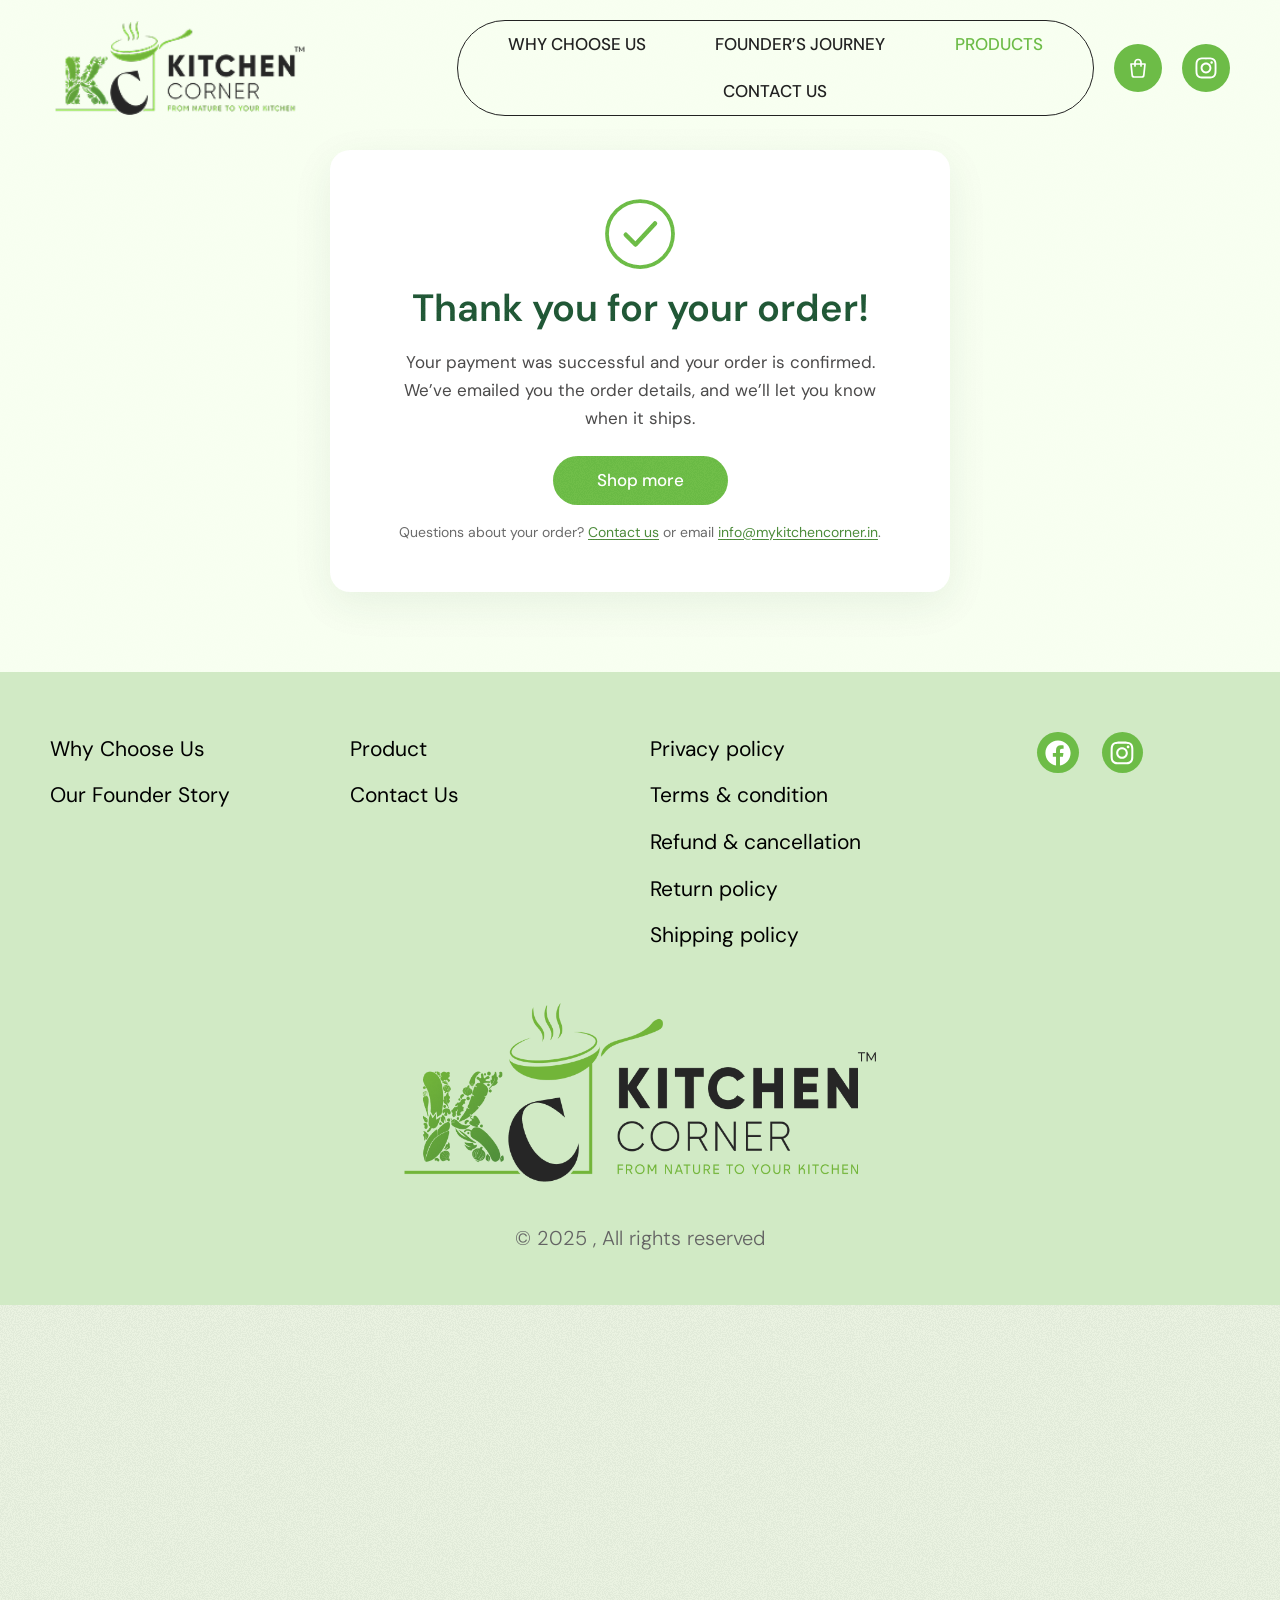
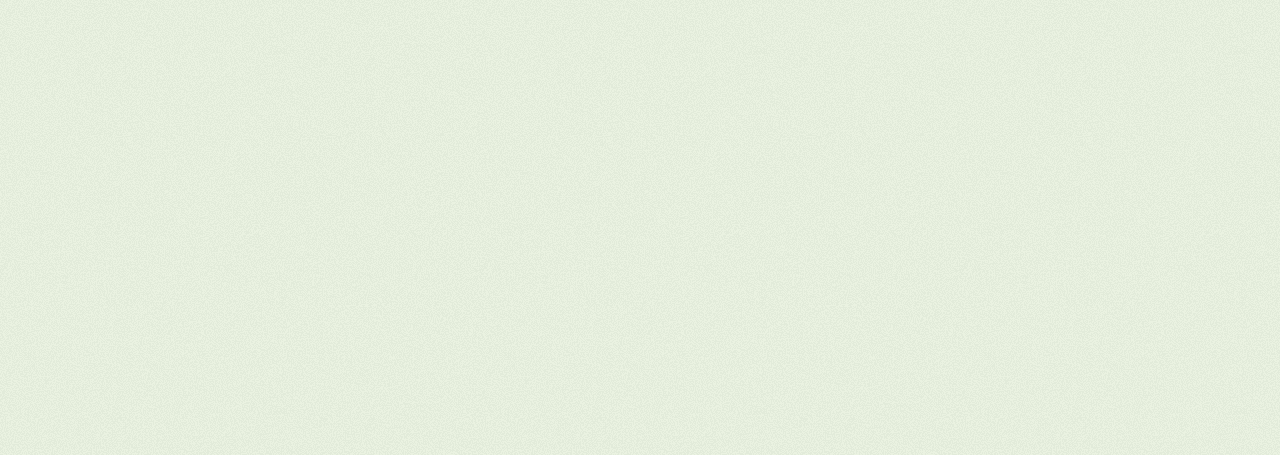
<file: order-confirmed/index.html>
<!DOCTYPE html>
<html lang="en-US">
<head>
<meta charset="UTF-8">
<meta name="viewport" content="width=device-width, initial-scale=1">
<title>Order Confirmed | Kitchen Corner</title>
<meta name="description" content="Real ingredients, clean flavors, and honest quality from Kitchen Corner.">
<meta name="robots" content="noindex, nofollow">
<link rel="canonical" href="https://mykitchencorner.in/order-confirmed/">
<meta name="theme-color" content="#215836">
<link rel="manifest" href="/site.webmanifest">
<meta property="og:locale" content="en_US">
<meta property="og:type" content="product">
<meta property="og:title" content="Order Confirmed | Kitchen Corner">
<meta property="og:description" content="Real ingredients, clean flavors, and honest quality from Kitchen Corner.">
<meta property="og:url" content="https://mykitchencorner.in/order-confirmed/">
<meta property="og:site_name" content="Kitchen Corner">
<meta property="og:image" content="https://mykitchencorner.in/assets/media/2025/11/DSC08307-copy-min-683x1024.jpg">
<meta name="twitter:card" content="summary_large_image">
<link rel="icon" href="/assets/media/2025/11/cropped-Frame-1171275894-2-32x32.png" sizes="32x32">
<link rel="icon" href="/assets/media/2025/11/cropped-Frame-1171275894-2-192x192.png" sizes="192x192">
<link rel="apple-touch-icon" href="/assets/media/2025/11/cropped-Frame-1171275894-2-180x180.png">
<link rel="stylesheet" href="/assets/css/ga-fonts.css">
<link rel="stylesheet" href="/assets/css/ga-base.css">
<link rel="stylesheet" href="/assets/css/ga-products.css">
<link rel="stylesheet" href="/assets/css/ga-shop.css?v=5">
</head>
<body class="ga-body ga-page-confirm">
<a class="ga-skip-link" href="#ga-content">Skip to content</a>

<div class="ga-page" id="ga-page">

    <header class="ga-header ga-header--dark" id="ga-masthead">
    <p class="ga-sr-only"><a href="/" rel="home" title="Kitchen Corner">Kitchen Corner</a></p>
    <div class="ga-header-bar">

      <div class="ga-header-left">
        <div class="ga-logo" id="ga-logo-slot">
          <a href="/">
            <img src="/assets/media/2025/11/kc-1-1.png" alt="KC Logo" width="234" height="85" fetchpriority="high" decoding="async">
          </a>
        </div>
      </div>

      <div class="ga-header-right">

        <!-- mobile flyout trigger -->
        <div class="ga-burger">
          <div class="ga-burger-btn" role="button" tabindex="0" aria-label="Menu Toggle" aria-expanded="false" aria-controls="ga-flyout">
            <svg aria-hidden="true" viewBox="0 0 448 512" xmlns="http://www.w3.org/2000/svg"><path d="M432 416H16a16 16 0 0 0-16 16v32a16 16 0 0 0 16 16h416a16 16 0 0 0 16-16v-32a16 16 0 0 0-16-16zm0-128H16a16 16 0 0 0-16 16v32a16 16 0 0 0 16 16h416a16 16 0 0 0 16-16v-32a16 16 0 0 0-16-16zm0-128H16a16 16 0 0 0-16 16v32a16 16 0 0 0 16 16h416a16 16 0 0 0 16-16v-32a16 16 0 0 0-16-16zm0-128H16A16 16 0 0 0 0 48v32a16 16 0 0 0 16 16h416a16 16 0 0 0 16-16V48a16 16 0 0 0-16-16z"></path></svg>
          </div>
        </div>

        <!-- desktop / tablet nav -->
        <nav class="ga-nav ga-hide-mobile" aria-label="Primary">
          <div class="ga-nav-inner">
          <div class="ga-nav-toggle" role="button" tabindex="0" aria-label="Menu Toggle" aria-expanded="false">
            <span class="ga-sr-only">Menu</span>
            <svg aria-hidden="true" viewBox="0 0 448 512" xmlns="http://www.w3.org/2000/svg"><path d="M432 416H16a16 16 0 0 0-16 16v32a16 16 0 0 0 16 16h416a16 16 0 0 0 16-16v-32a16 16 0 0 0-16-16zm0-128H16a16 16 0 0 0-16 16v32a16 16 0 0 0 16 16h416a16 16 0 0 0 16-16v-32a16 16 0 0 0-16-16zm0-128H16a16 16 0 0 0-16 16v32a16 16 0 0 0 16 16h416a16 16 0 0 0 16-16v-32a16 16 0 0 0-16-16zm0-128H16A16 16 0 0 0 0 48v32a16 16 0 0 0 16 16h416a16 16 0 0 0 16-16V48a16 16 0 0 0-16-16z"></path></svg>
          </div>
          <ul class="ga-nav-list" id="ga-menu-main">
            <li class="ga-nav-item" data-ga-page="why-choose-us"><a class="ga-nav-link" href="/why-choose-us/">Why Choose Us</a></li>
            <li class="ga-nav-item" data-ga-page="our-founders-journey"><a class="ga-nav-link" href="/our-founders-journey/">Founder&#8217;s Journey</a></li>
            <li class="ga-nav-item ga-is-current" data-ga-page="products"><a class="ga-nav-link" href="/products/">Products</a></li>
            <li class="ga-nav-item" data-ga-page="contact-us"><a class="ga-nav-link" href="/contact-us/">Contact Us</a></li>
          </ul>
          </div>
        </nav>

        <button class="ga-cart-btn" type="button" data-ga-cart-open aria-controls="ga-cart" aria-expanded="false" aria-label="Cart">
          <svg aria-hidden="true" viewBox="0 0 24 24" stroke-width="1.7" stroke-linecap="round" stroke-linejoin="round"><path d="M5 8h14l-1.2 11.1a2 2 0 0 1-2 1.9H8.2a2 2 0 0 1-2-1.9L5 8z"></path><path d="M9 10V6.5a3 3 0 0 1 6 0V10"></path></svg>
          <span class="ga-cart-count" data-ga-cart-count hidden>0</span>
        </button>

        <a class="ga-ig-btn" href="https://www.instagram.com/kitchencorner.in/" aria-label="Instagram">
          <svg aria-hidden="true" viewBox="0 0 448 512" xmlns="http://www.w3.org/2000/svg"><path d="M224.1 141c-63.6 0-114.9 51.3-114.9 114.9s51.3 114.9 114.9 114.9S339 319.5 339 255.9 287.7 141 224.1 141zm0 189.6c-41.1 0-74.7-33.5-74.7-74.7s33.5-74.7 74.7-74.7 74.7 33.5 74.7 74.7-33.6 74.7-74.7 74.7zm146.4-194.3c0 14.9-12 26.8-26.8 26.8-14.9 0-26.8-12-26.8-26.8s12-26.8 26.8-26.8 26.8 12 26.8 26.8zm76.1 27.2c-1.7-35.9-9.9-67.7-36.2-93.9-26.2-26.2-58-34.4-93.9-36.2-37-2.1-147.9-2.1-184.9 0-35.8 1.7-67.6 9.9-93.9 36.1s-34.4 58-36.2 93.9c-2.1 37-2.1 147.9 0 184.9 1.7 35.9 9.9 67.7 36.2 93.9s58 34.4 93.9 36.2c37 2.1 147.9 2.1 184.9 0 35.9-1.7 67.7-9.9 93.9-36.2 26.2-26.2 34.4-58 36.2-93.9 2.1-37 2.1-147.8 0-184.8zM398.8 388c-7.8 19.6-22.9 34.7-42.6 42.6-29.5 11.7-99.5 9-132.1 9s-102.7 2.6-132.1-9c-19.6-7.8-34.7-22.9-42.6-42.6-11.7-29.5-9-99.5-9-132.1s-2.6-102.7 9-132.1c7.8-19.6 22.9-34.7 42.6-42.6 29.5-11.7 99.5-9 132.1-9s102.7-2.6 132.1 9c19.6 7.8 34.7 22.9 42.6 42.6 11.7 29.5 9 99.5 9 132.1s2.7 102.7-9 132.1z"></path></svg>
        </a>

      </div>
    </div>
  </header>

  <!-- mobile flyout drawer -->
  <div class="ga-flyout-overlay" aria-hidden="true"></div>
  <aside class="ga-flyout" id="ga-flyout" aria-hidden="true" aria-label="Mobile menu">
    <div class="ga-flyout-close" role="button" tabindex="0" aria-label="Close menu">
      <svg aria-hidden="true" viewBox="0 0 512 512" xmlns="http://www.w3.org/2000/svg"><path d="M464 32H48C21.5 32 0 53.5 0 80v352c0 26.5 21.5 48 48 48h416c26.5 0 48-21.5 48-48V80c0-26.5-21.5-48-48-48zm0 394c0 3.3-2.7 6-6 6H54c-3.3 0-6-2.7-6-6V86c0-3.3 2.7-6 6-6h404c3.3 0 6 2.7 6 6v340zM356.5 194.6L295.1 256l61.4 61.4c4.6 4.6 4.6 12.1 0 16.8l-22.3 22.3c-4.6 4.6-12.1 4.6-16.8 0L256 295.1l-61.4 61.4c-4.6 4.6-12.1 4.6-16.8 0l-22.3-22.3c-4.6-4.6-4.6-12.1 0-16.8l61.4-61.4-61.4-61.4c-4.6-4.6-4.6-12.1 0-16.8l22.3-22.3c4.6-4.6 12.1-4.6 16.8 0l61.4 61.4 61.4-61.4c4.6-4.6 12.1-4.6 16.8 0l22.3 22.3c4.7 4.6 4.7 12.1 0 16.8z"></path></svg>
    </div>
    <nav aria-label="Mobile">
      <ul class="ga-flyout-list" id="ga-menu-flyout">
        <li data-ga-page="why-choose-us"><a href="/why-choose-us/">Why Choose Us</a></li>
        <li data-ga-page="our-founders-journey"><a href="/our-founders-journey/">Founder&#8217;s Journey</a></li>
        <li class="ga-is-current" data-ga-page="products"><a href="/products/">Products</a></li>
        <li data-ga-page="contact-us"><a href="/contact-us/">Contact Us</a></li>
      </ul>
    </nav>
  </aside>


  <div class="ga-content" id="ga-content">
    <main class="ga-main" id="ga-main">

      <section class="ga-sec ga-confirm">
        <div class="ga-sec-inner ga-confirm-inner">
          <div class="ga-confirm-card" data-ga-order-confirm>
            <span class="ga-confirm-icon" aria-hidden="true">
              <svg viewBox="0 0 48 48"><circle cx="24" cy="24" r="22" fill="none" stroke="currentColor" stroke-width="2.5"></circle><path d="M14.5 24.5l6.5 6.5 13-14" fill="none" stroke="currentColor" stroke-width="3" stroke-linecap="round" stroke-linejoin="round"></path></svg>
            </span>
            <h1 class="ga-confirm-title">Thank you for your order!</h1>
            <p class="ga-confirm-meta" data-ga-order-meta hidden>Order <strong data-ga-order-no></strong><span data-ga-order-total-wrap hidden> &middot; <span data-ga-order-total></span> paid</span></p>
            <p class="ga-confirm-text">Your payment was successful and your order is confirmed. We&#8217;ve emailed you the order details, and we&#8217;ll let you know when it ships.</p>
            <a class="ga-btn ga-confirm-cta" href="/products/">Shop more</a>
            <p class="ga-confirm-help">Questions about your order? <a href="/contact-us/">Contact us</a> or email <a href="mailto:info@mykitchencorner.in">info@mykitchencorner.in</a>.</p>
          </div>
        </div>
      </section>

    </main>
  </div>

    <footer class="ga-footer" id="ga-colophon">
    <div class="ga-footer-main" id="ga-footer-con">
      <div class="ga-footer-inner">
        <div class="ga-footer-cols">

          <div class="ga-footer-col">
            <ul class="ga-footer-links">
              <li><a href="/why-choose-us/"><span>Why Choose Us</span></a></li>
              <li><a href="/our-founders-journey/"><span>Our Founder Story</span></a></li>
            </ul>
          </div>

          <div class="ga-footer-col">
            <ul class="ga-footer-links">
              <li><a href="/products/"><span>Product</span></a></li>
              <li><a href="/contact-us/"><span>Contact Us</span></a></li>
            </ul>
          </div>

          <div class="ga-footer-col">
            <ul class="ga-footer-links">
              <li><a href="/privacy-policy/"><span>Privacy policy</span></a></li>
              <li><a href="/terms-conditions/"><span>Terms &amp; condition</span></a></li>
              <li><a href="/refund-cancellation-policy/"><span>Refund &amp; cancellation</span></a></li>
              <li><a href="/return-policy/"><span>Return policy</span></a></li>
              <li><a href="/shipping-policy/"><span>Shipping policy</span></a></li>
            </ul>
          </div>

          <div class="ga-footer-col">
            <div class="ga-social" role="list">
              <span role="listitem">
                <a class="ga-social-icon ga-social-facebook" target="_blank" rel="noopener">
                  <span class="ga-sr-only">Facebook</span>
                  <svg aria-hidden="true" viewBox="0 0 512 512" xmlns="http://www.w3.org/2000/svg"><path d="M504 256C504 119 393 8 256 8S8 119 8 256c0 123.78 90.69 226.38 209.25 245V327.69h-63V256h63v-54.64c0-62.15 37-96.48 93.67-96.48 27.14 0 55.52 4.84 55.52 4.84v61h-31.28c-30.8 0-40.41 19.12-40.41 38.73V256h68.78l-11 71.69h-57.78V501C413.31 482.38 504 379.78 504 256z"></path></svg>
                </a>
              </span>
              <span role="listitem">
                <a class="ga-social-icon ga-social-instagram" href="https://www.instagram.com/kitchencorner.in/" target="_blank" rel="noopener">
                  <span class="ga-sr-only">Instagram</span>
                  <svg aria-hidden="true" viewBox="0 0 448 512" xmlns="http://www.w3.org/2000/svg"><path d="M224.1 141c-63.6 0-114.9 51.3-114.9 114.9s51.3 114.9 114.9 114.9S339 319.5 339 255.9 287.7 141 224.1 141zm0 189.6c-41.1 0-74.7-33.5-74.7-74.7s33.5-74.7 74.7-74.7 74.7 33.5 74.7 74.7-33.6 74.7-74.7 74.7zm146.4-194.3c0 14.9-12 26.8-26.8 26.8-14.9 0-26.8-12-26.8-26.8s12-26.8 26.8-26.8 26.8 12 26.8 26.8zm76.1 27.2c-1.7-35.9-9.9-67.7-36.2-93.9-26.2-26.2-58-34.4-93.9-36.2-37-2.1-147.9-2.1-184.9 0-35.8 1.7-67.6 9.9-93.9 36.1s-34.4 58-36.2 93.9c-2.1 37-2.1 147.9 0 184.9 1.7 35.9 9.9 67.7 36.2 93.9s58 34.4 93.9 36.2c37 2.1 147.9 2.1 184.9 0 35.9-1.7 67.7-9.9 93.9-36.2 26.2-26.2 34.4-58 36.2-93.9 2.1-37 2.1-147.8 0-184.8zM398.8 388c-7.8 19.6-22.9 34.7-42.6 42.6-29.5 11.7-99.5 9-132.1 9s-102.7 2.6-132.1-9c-19.6-7.8-34.7-22.9-42.6-42.6-11.7-29.5-9-99.5-9-132.1s-2.6-102.7 9-132.1c7.8-19.6 22.9-34.7 42.6-42.6 29.5-11.7 99.5-9 132.1-9s102.7-2.6 132.1 9c19.6 7.8 34.7 22.9 42.6 42.6 11.7 29.5 9 99.5 9 132.1s2.7 102.7-9 132.1z"></path></svg>
                </a>
              </span>
            </div>
          </div>

        </div>

        <div class="ga-footer-logo">
          <img src="/assets/media/2025/09/Layer_x0020_1.png" alt="KC - logo Original" width="787" height="299" loading="lazy" decoding="async">
        </div>

        <div class="ga-footer-copy">
          <p>&#169; 2025 , All rights reserved</p>
        </div>

      </div>
    </div>
    <div class="ga-footer-pattern"></div>
  </footer>


</div>

<script src="/assets/js/ga-main.js"></script>
<script src="/assets/js/ga-shop-config.js?v=7"></script>
<script src="/assets/js/ga-shop.js?v=7"></script>
</body>
</html>
</file>
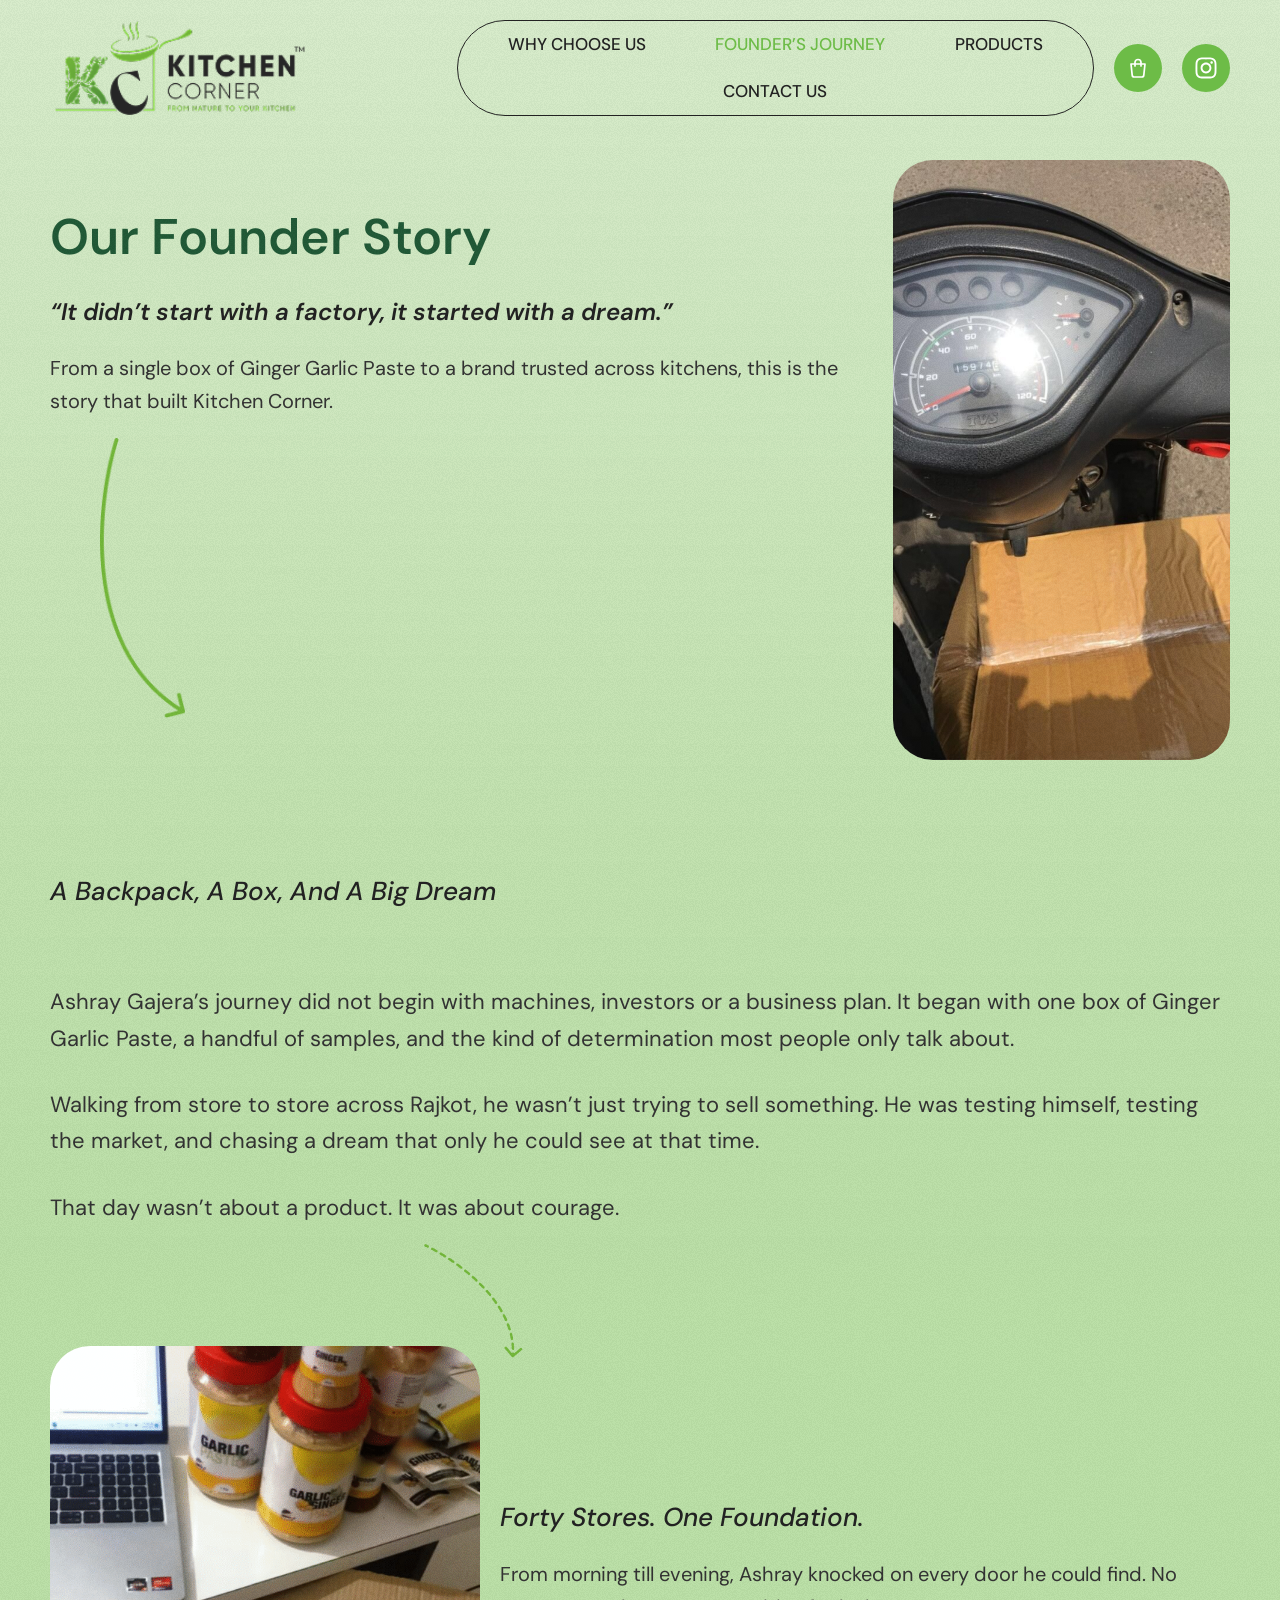
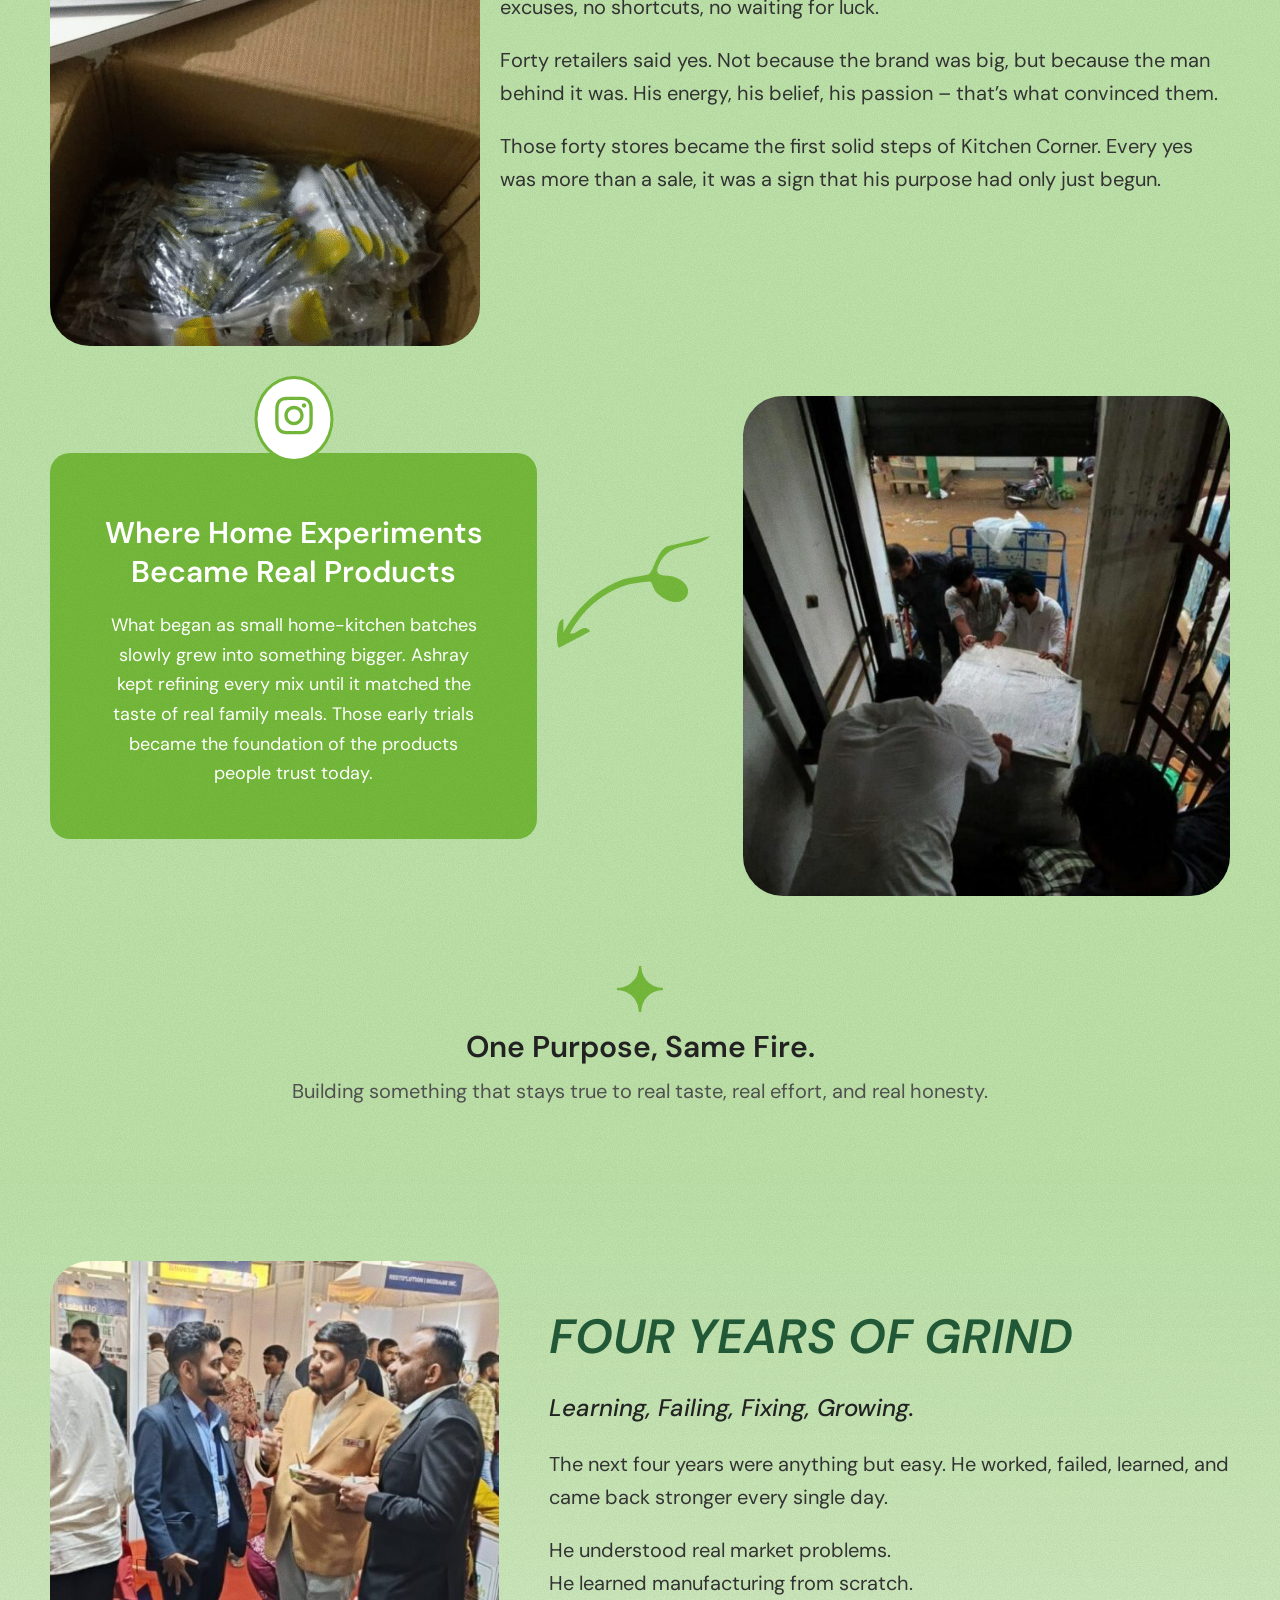
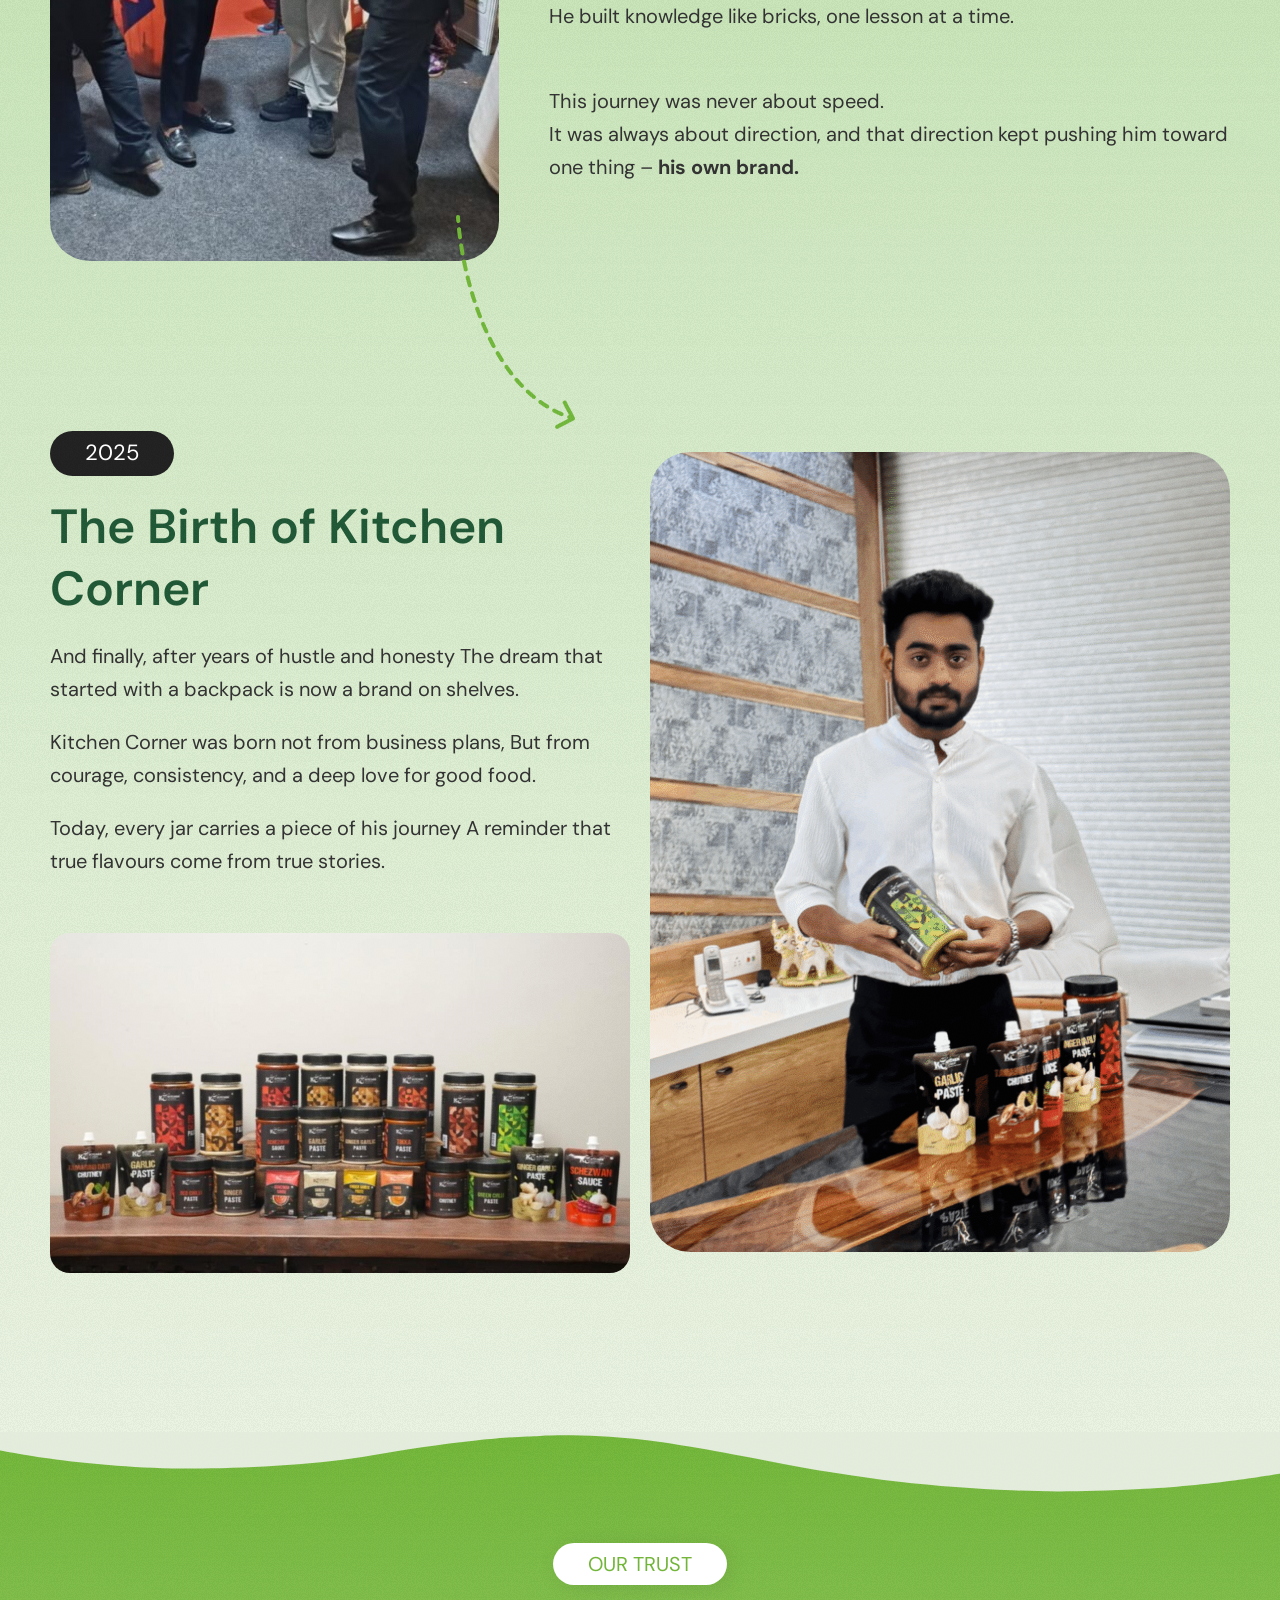
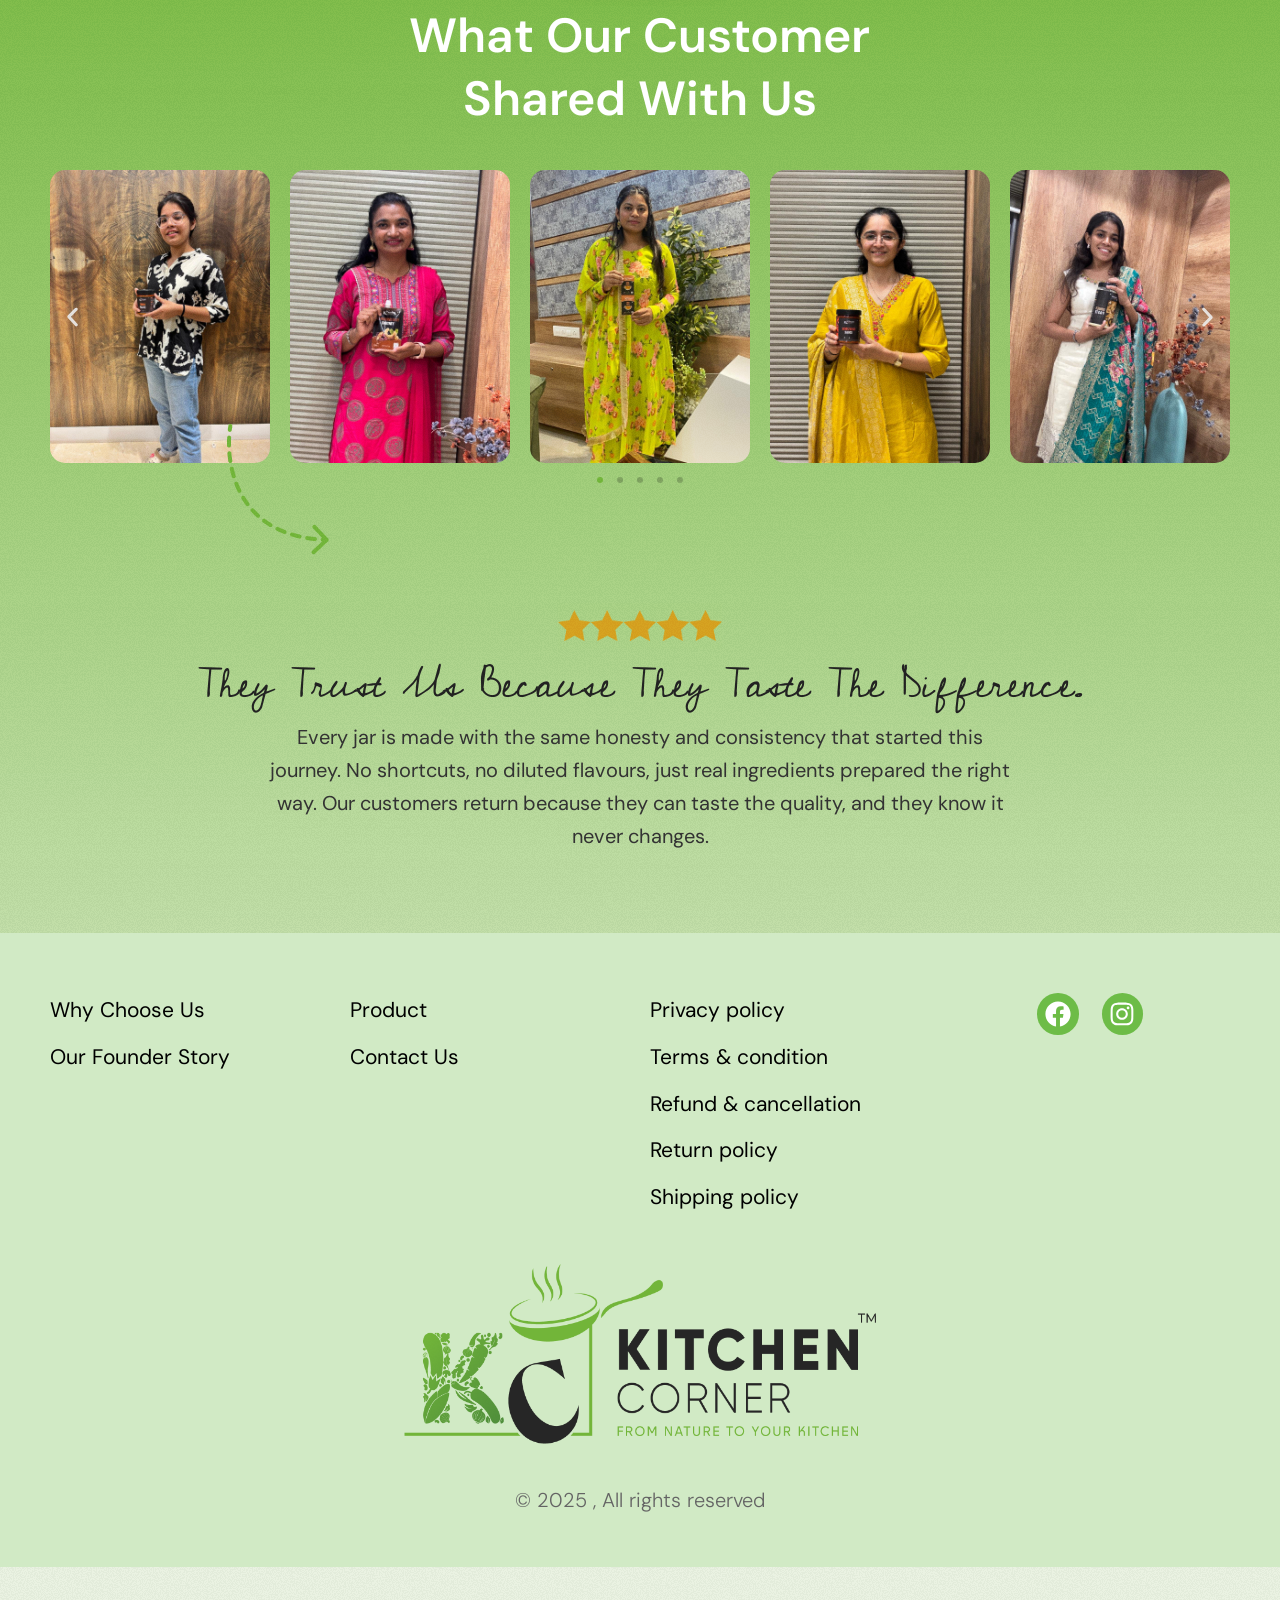
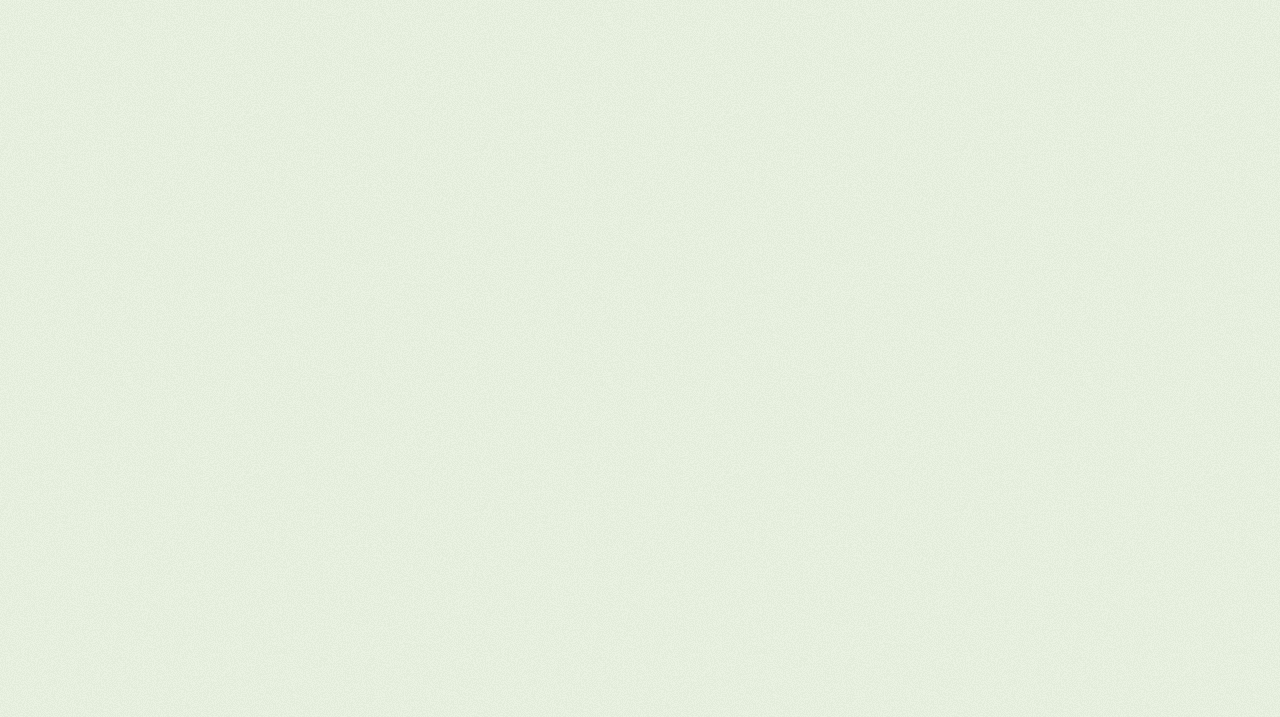
<file: our-founders-journey/index.html>
<!DOCTYPE html>
<html lang="en-US">
<head>
<meta charset="UTF-8">
<meta name="viewport" content="width=device-width, initial-scale=1">
<title>Our Journey | Kitchen Corner Founder Story</title>
<meta name="description" content="The story behind Kitchen Corner and My Kitchen Corner. From small home batches to a trusted brand built on real taste and honest ingredients.">
<meta name="robots" content="index, follow, max-snippet:-1, max-video-preview:-1, max-image-preview:large">
<link rel="canonical" href="https://mykitchencorner.in/our-founders-journey/">
<meta property="og:url" content="https://mykitchencorner.in/our-founders-journey/">
<meta property="og:image:secure_url" content="https://mykitchencorner.in/assets/media/2025/11/WhatsApp-Image-2025-11-03-at-10.54.17-PM-575x1024.jpeg">
<meta name="twitter:title" content="Our Journey | Kitchen Corner Founder Story">
<meta name="twitter:description" content="The story behind Kitchen Corner and My Kitchen Corner. From small home batches to a trusted brand built on real taste and honest ingredients.">
<meta name="twitter:image" content="https://mykitchencorner.in/assets/media/2025/11/WhatsApp-Image-2025-11-03-at-10.54.17-PM-575x1024.jpeg">
<meta name="theme-color" content="#215836">
<link rel="manifest" href="/site.webmanifest">
<meta property="og:locale" content="en_US">
<meta property="og:type" content="article">
<meta property="og:title" content="Our Journey | Kitchen Corner Founder Story">
<meta property="og:description" content="The story behind Kitchen Corner and My Kitchen Corner. From small home batches to a trusted brand built on real taste and honest ingredients.">
<meta property="og:site_name" content="Kitchen Corner">
<meta property="og:image" content="https://mykitchencorner.in/assets/media/2025/11/WhatsApp-Image-2025-11-03-at-10.54.17-PM-575x1024.jpeg">
<meta property="og:image:alt" content="Kitchen Corner founder story">
<meta name="twitter:card" content="summary_large_image">
<link rel="icon" href="/assets/media/2025/11/cropped-Frame-1171275894-2-32x32.png" sizes="32x32">
<link rel="icon" href="/assets/media/2025/11/cropped-Frame-1171275894-2-192x192.png" sizes="192x192">
<link rel="apple-touch-icon" href="/assets/media/2025/11/cropped-Frame-1171275894-2-180x180.png">
<link rel="stylesheet" href="/assets/css/ga-fonts.css">
<link rel="stylesheet" href="/assets/css/ga-base.css">
<link rel="stylesheet" href="/assets/css/ga-story.css">
<link rel="stylesheet" href="/assets/css/ga-shop.css?v=5">
<script type="application/ld+json">{"@context":"https://schema.org","@graph":[{"@type":"Organization","@id":"https://mykitchencorner.in/#organization","name":"Kitchen Corner","alternateName":"My Kitchen Corner","url":"https://mykitchencorner.in/","logo":{"@type":"ImageObject","@id":"https://mykitchencorner.in/#logo","url":"https://mykitchencorner.in/assets/media/2025/09/Layer_x0020_1.png","contentUrl":"https://mykitchencorner.in/assets/media/2025/09/Layer_x0020_1.png","width":787,"height":299,"caption":"Kitchen Corner"},"image":{"@id":"https://mykitchencorner.in/#logo"},"email":"info@mykitchencorner.in","telephone":"+91 90812 71119","sameAs":["https://www.instagram.com/kitchencorner.in/"]},{"@type":"WebSite","@id":"https://mykitchencorner.in/#website","url":"https://mykitchencorner.in/","name":"Kitchen Corner","description":"Kitchen Corner is the official home of My Kitchen Corner, a brand known for real, honest kitchen essentials. Discover our story, ingredients, and the taste that makes us trusted in every home.","publisher":{"@id":"https://mykitchencorner.in/#organization"},"inLanguage":"en-US"},{"@type":"WebPage","@id":"https://mykitchencorner.in/our-founders-journey/#webpage","url":"https://mykitchencorner.in/our-founders-journey/","name":"Our Journey | Kitchen Corner Founder Story","description":"The story behind Kitchen Corner and My Kitchen Corner. From small home batches to a trusted brand built on real taste and honest ingredients.","isPartOf":{"@id":"https://mykitchencorner.in/#website"},"about":{"@id":"https://mykitchencorner.in/#organization"},"primaryImageOfPage":{"@type":"ImageObject","url":"https://mykitchencorner.in/assets/media/2025/11/WhatsApp-Image-2025-11-03-at-10.54.17-PM-575x1024.jpeg"},"inLanguage":"en-US","breadcrumb":{"@id":"https://mykitchencorner.in/our-founders-journey/#breadcrumb"}},{"@type":"BreadcrumbList","@id":"https://mykitchencorner.in/our-founders-journey/#breadcrumb","itemListElement":[{"@type":"ListItem","position":1,"name":"Home","item":"https://mykitchencorner.in/"},{"@type":"ListItem","position":2,"name":"Founder’s Journey"}]}]}</script>
</head>
<body class="ga-body ga-page-story">
<a class="ga-skip-link" href="#ga-content">Skip to content</a>

<div class="ga-page" id="ga-page">

    <header class="ga-header ga-header--dark" id="ga-masthead">
    <p class="ga-sr-only"><a href="/" rel="home" title="Kitchen Corner">Kitchen Corner</a></p>
    <div class="ga-header-bar">

      <div class="ga-header-left">
        <div class="ga-logo" id="ga-logo-slot">
          <a href="/">
            <img src="/assets/media/2025/11/kc-1-1.png" alt="KC Logo" width="234" height="85" fetchpriority="high" decoding="async">
          </a>
        </div>
      </div>

      <div class="ga-header-right">

        <!-- mobile flyout trigger -->
        <div class="ga-burger">
          <div class="ga-burger-btn" role="button" tabindex="0" aria-label="Menu Toggle" aria-expanded="false" aria-controls="ga-flyout">
            <svg aria-hidden="true" viewBox="0 0 448 512" xmlns="http://www.w3.org/2000/svg"><path d="M432 416H16a16 16 0 0 0-16 16v32a16 16 0 0 0 16 16h416a16 16 0 0 0 16-16v-32a16 16 0 0 0-16-16zm0-128H16a16 16 0 0 0-16 16v32a16 16 0 0 0 16 16h416a16 16 0 0 0 16-16v-32a16 16 0 0 0-16-16zm0-128H16a16 16 0 0 0-16 16v32a16 16 0 0 0 16 16h416a16 16 0 0 0 16-16v-32a16 16 0 0 0-16-16zm0-128H16A16 16 0 0 0 0 48v32a16 16 0 0 0 16 16h416a16 16 0 0 0 16-16V48a16 16 0 0 0-16-16z"></path></svg>
          </div>
        </div>

        <!-- desktop / tablet nav -->
        <nav class="ga-nav ga-hide-mobile" aria-label="Primary">
          <div class="ga-nav-inner">
          <div class="ga-nav-toggle" role="button" tabindex="0" aria-label="Menu Toggle" aria-expanded="false">
            <span class="ga-sr-only">Menu</span>
            <svg aria-hidden="true" viewBox="0 0 448 512" xmlns="http://www.w3.org/2000/svg"><path d="M432 416H16a16 16 0 0 0-16 16v32a16 16 0 0 0 16 16h416a16 16 0 0 0 16-16v-32a16 16 0 0 0-16-16zm0-128H16a16 16 0 0 0-16 16v32a16 16 0 0 0 16 16h416a16 16 0 0 0 16-16v-32a16 16 0 0 0-16-16zm0-128H16a16 16 0 0 0-16 16v32a16 16 0 0 0 16 16h416a16 16 0 0 0 16-16v-32a16 16 0 0 0-16-16zm0-128H16A16 16 0 0 0 0 48v32a16 16 0 0 0 16 16h416a16 16 0 0 0 16-16V48a16 16 0 0 0-16-16z"></path></svg>
          </div>
          <ul class="ga-nav-list" id="ga-menu-main">
            <li class="ga-nav-item" data-ga-page="why-choose-us"><a class="ga-nav-link" href="/why-choose-us/">Why Choose Us</a></li>
            <li class="ga-nav-item ga-is-current" data-ga-page="our-founders-journey"><a class="ga-nav-link" href="/our-founders-journey/">Founder&#8217;s Journey</a></li>
            <li class="ga-nav-item" data-ga-page="products"><a class="ga-nav-link" href="/products/">Products</a></li>
            <li class="ga-nav-item" data-ga-page="contact-us"><a class="ga-nav-link" href="/contact-us/">Contact Us</a></li>
          </ul>
          </div>
        </nav>

        <button class="ga-cart-btn" type="button" data-ga-cart-open aria-controls="ga-cart" aria-expanded="false" aria-label="Cart">
          <svg aria-hidden="true" viewBox="0 0 24 24" stroke-width="1.7" stroke-linecap="round" stroke-linejoin="round"><path d="M5 8h14l-1.2 11.1a2 2 0 0 1-2 1.9H8.2a2 2 0 0 1-2-1.9L5 8z"></path><path d="M9 10V6.5a3 3 0 0 1 6 0V10"></path></svg>
          <span class="ga-cart-count" data-ga-cart-count hidden>0</span>
        </button>

        <a class="ga-ig-btn" href="https://www.instagram.com/kitchencorner.in/" aria-label="Instagram">
          <svg aria-hidden="true" viewBox="0 0 448 512" xmlns="http://www.w3.org/2000/svg"><path d="M224.1 141c-63.6 0-114.9 51.3-114.9 114.9s51.3 114.9 114.9 114.9S339 319.5 339 255.9 287.7 141 224.1 141zm0 189.6c-41.1 0-74.7-33.5-74.7-74.7s33.5-74.7 74.7-74.7 74.7 33.5 74.7 74.7-33.6 74.7-74.7 74.7zm146.4-194.3c0 14.9-12 26.8-26.8 26.8-14.9 0-26.8-12-26.8-26.8s12-26.8 26.8-26.8 26.8 12 26.8 26.8zm76.1 27.2c-1.7-35.9-9.9-67.7-36.2-93.9-26.2-26.2-58-34.4-93.9-36.2-37-2.1-147.9-2.1-184.9 0-35.8 1.7-67.6 9.9-93.9 36.1s-34.4 58-36.2 93.9c-2.1 37-2.1 147.9 0 184.9 1.7 35.9 9.9 67.7 36.2 93.9s58 34.4 93.9 36.2c37 2.1 147.9 2.1 184.9 0 35.9-1.7 67.7-9.9 93.9-36.2 26.2-26.2 34.4-58 36.2-93.9 2.1-37 2.1-147.8 0-184.8zM398.8 388c-7.8 19.6-22.9 34.7-42.6 42.6-29.5 11.7-99.5 9-132.1 9s-102.7 2.6-132.1-9c-19.6-7.8-34.7-22.9-42.6-42.6-11.7-29.5-9-99.5-9-132.1s-2.6-102.7 9-132.1c7.8-19.6 22.9-34.7 42.6-42.6 29.5-11.7 99.5-9 132.1-9s102.7-2.6 132.1 9c19.6 7.8 34.7 22.9 42.6 42.6 11.7 29.5 9 99.5 9 132.1s2.7 102.7-9 132.1z"></path></svg>
        </a>

      </div>
    </div>
  </header>

  <!-- mobile flyout drawer -->
  <div class="ga-flyout-overlay" aria-hidden="true"></div>
  <aside class="ga-flyout" id="ga-flyout" aria-hidden="true" aria-label="Mobile menu">
    <div class="ga-flyout-close" role="button" tabindex="0" aria-label="Close menu">
      <svg aria-hidden="true" viewBox="0 0 512 512" xmlns="http://www.w3.org/2000/svg"><path d="M464 32H48C21.5 32 0 53.5 0 80v352c0 26.5 21.5 48 48 48h416c26.5 0 48-21.5 48-48V80c0-26.5-21.5-48-48-48zm0 394c0 3.3-2.7 6-6 6H54c-3.3 0-6-2.7-6-6V86c0-3.3 2.7-6 6-6h404c3.3 0 6 2.7 6 6v340zM356.5 194.6L295.1 256l61.4 61.4c4.6 4.6 4.6 12.1 0 16.8l-22.3 22.3c-4.6 4.6-12.1 4.6-16.8 0L256 295.1l-61.4 61.4c-4.6 4.6-12.1 4.6-16.8 0l-22.3-22.3c-4.6-4.6-4.6-12.1 0-16.8l61.4-61.4-61.4-61.4c-4.6-4.6-4.6-12.1 0-16.8l22.3-22.3c4.6-4.6 12.1-4.6 16.8 0l61.4 61.4 61.4-61.4c4.6-4.6 12.1-4.6 16.8 0l22.3 22.3c4.7 4.6 4.7 12.1 0 16.8z"></path></svg>
    </div>
    <nav aria-label="Mobile">
      <ul class="ga-flyout-list" id="ga-menu-flyout">
        <li data-ga-page="why-choose-us"><a href="/why-choose-us/">Why Choose Us</a></li>
        <li class="ga-is-current" data-ga-page="our-founders-journey"><a href="/our-founders-journey/">Founder&#8217;s Journey</a></li>
        <li data-ga-page="products"><a href="/products/">Products</a></li>
        <li data-ga-page="contact-us"><a href="/contact-us/">Contact Us</a></li>
      </ul>
    </nav>
  </aside>


  <div class="ga-content" id="ga-content">
    <main class="ga-main" id="ga-main">

      <!-- 1. hero -->
      <section class="ga-sec ga-story-hero">
        <div class="ga-sec-inner ga-story-hero-inner">
          <div class="ga-col ga-story-hero-copy">
            <h1>Our Founder Story</h1>
            <div class="ga-rte ga-story-quote">&#8220;It didn&#8217;t start with a factory, it started with a dream.&#8221;</div>
            <div class="ga-rte ga-story-lead">From a single box of Ginger Garlic Paste to a brand trusted across kitchens, this is the story that built Kitchen Corner.</div>
            <div class="ga-figure ga-story-arrow1">
              <img src="/assets/media/2025/11/Vector-5.png" alt="Navigational Arrow - 3" width="90" height="296" decoding="async">
            </div>
          </div>
          <div class="ga-col ga-story-hero-media">
            <div class="ga-figure">
              <img src="/assets/media/2025/11/WhatsApp-Image-2025-11-03-at-10.54.17-PM-575x1024.jpeg" alt="Shipping in local grocery store" width="575" height="1024" decoding="async">
            </div>
          </div>
        </div>
      </section>

      <!-- 2. backpack -->
      <section class="ga-sec ga-story-backpack">
        <div class="ga-sec-inner ga-story-backpack-inner">
          <div class="ga-rte ga-story-kicker"><p>A Backpack, A Box, And A Big Dream</p></div>
          <div class="ga-rte ga-story-body-22">Ashray Gajera&#8217;s journey did not begin with machines, investors or a business plan.
It began with one box of Ginger Garlic Paste, a handful of samples, and the kind of determination most people only talk about.</div>
          <div class="ga-rte ga-story-body-22">Walking from store to store across Rajkot, he wasn&#8217;t just trying to sell something.
He was testing himself, testing the market, and chasing a dream that only he could see at that time.</div>
          <div class="ga-rte ga-story-body-22">That day wasn&#8217;t about a product.
It was about courage.</div>
        </div>
      </section>

      <!-- 3. forty stores -->
      <section class="ga-sec ga-story-forty">
        <div class="ga-sec-inner ga-story-forty-inner">
          <div class="ga-col ga-story-forty-copy">
            <div class="ga-figure ga-story-arrow2">
              <img src="/assets/media/2025/11/Vector-6.png" alt="Dotted Navigational Arrow - 2" width="120" height="214" decoding="async">
            </div>
            <div class="ga-rte ga-story-kicker">Forty Stores. One Foundation.</div>
            <div class="ga-rte ga-story-body-20">From morning till evening, Ashray knocked on every door he could find.
No excuses, no shortcuts, no waiting for luck.</div>
            <div class="ga-rte ga-story-body-20">Forty retailers said yes. Not because the brand was big, but because the man behind it was.
His energy, his belief, his passion &#8211; that&#8217;s what convinced them.</div>
            <div class="ga-rte ga-story-body-20">Those forty stores became the first solid steps of Kitchen Corner.
Every yes was more than a sale, it was a sign that his purpose had only just begun.</div>
          </div>
          <div class="ga-col ga-story-forty-media">
            <div class="ga-figure">
              <img src="/assets/media/2025/11/Untitled-design-39-575x1024.png" alt="Retailing products" width="575" height="1024" loading="lazy" decoding="async">
            </div>
          </div>
        </div>
      </section>

      <!-- 4. home experiments -->
      <section class="ga-sec ga-story-home">
        <div class="ga-sec-inner ga-story-home-inner">
          <div class="ga-col ga-story-home-col">
            <div class="ga-story-card">
              <div class="ga-story-ig" id="ga-founder-instagram">
                <span class="ga-icon">
                  <svg aria-hidden="true" viewBox="0 0 448 512" xmlns="http://www.w3.org/2000/svg"><path d="M224.1 141c-63.6 0-114.9 51.3-114.9 114.9s51.3 114.9 114.9 114.9S339 319.5 339 255.9 287.7 141 224.1 141zm0 189.6c-41.1 0-74.7-33.5-74.7-74.7s33.5-74.7 74.7-74.7 74.7 33.5 74.7 74.7-33.6 74.7-74.7 74.7zm146.4-194.3c0 14.9-12 26.8-26.8 26.8-14.9 0-26.8-12-26.8-26.8s12-26.8 26.8-26.8 26.8 12 26.8 26.8zm76.1 27.2c-1.7-35.9-9.9-67.7-36.2-93.9-26.2-26.2-58-34.4-93.9-36.2-37-2.1-147.9-2.1-184.9 0-35.8 1.7-67.6 9.9-93.9 36.1s-34.4 58-36.2 93.9c-2.1 37-2.1 147.9 0 184.9 1.7 35.9 9.9 67.7 36.2 93.9s58 34.4 93.9 36.2c37 2.1 147.9 2.1 184.9 0 35.9-1.7 67.7-9.9 93.9-36.2 26.2-26.2 34.4-58 36.2-93.9 2.1-37 2.1-147.8 0-184.8zM398.8 388c-7.8 19.6-22.9 34.7-42.6 42.6-29.5 11.7-99.5 9-132.1 9s-102.7 2.6-132.1-9c-19.6-7.8-34.7-22.9-42.6-42.6-11.7-29.5-9-99.5-9-132.1s-2.6-102.7 9-132.1c7.8-19.6 22.9-34.7 42.6-42.6 29.5-11.7 99.5-9 132.1-9s102.7-2.6 132.1 9c19.6 7.8 34.7 22.9 42.6 42.6 11.7 29.5 9 99.5 9 132.1s2.7 102.7-9 132.1z"></path></svg>
                </span>
              </div>
              <h2>Where Home Experiments Became Real Products</h2>
              <p>What began as small home-kitchen batches slowly grew into something bigger. Ashray kept refining every mix until it matched the taste of real family meals. Those early trials became the foundation of the products people trust today.</p>
            </div>
          </div>
          <div class="ga-story-spiral">
            <div class="ga-figure">
              <img src="/assets/media/2025/11/Vector-2.png" alt="Spiral Navigational Arrow" width="154" height="112" loading="lazy" decoding="async">
            </div>
          </div>
          <div class="ga-col ga-story-home-media">
            <div class="ga-figure">
              <img src="/assets/media/2025/11/WhatsApp-Image-2025-11-20-at-12.28.23-PM-576x1024.jpeg" alt="Shipping" width="576" height="1024" loading="lazy" decoding="async">
            </div>
          </div>
        </div>
      </section>

      <!-- 5. one purpose -->
      <section class="ga-sec ga-story-purpose">
        <div class="ga-sec-inner ga-story-purpose-inner">
          <div class="ga-figure ga-story-star">
            <img src="/assets/media/2025/11/Vector-3.png" alt="Star - 2" width="46" height="46" loading="lazy" decoding="async">
          </div>
          <h2>One Purpose, Same Fire.</h2>
          <div class="ga-rte ga-story-purpose-text">Building something that stays true to real taste, real effort, and real honesty.</div>
        </div>
      </section>

      <!-- 6. four years of grind -->
      <section class="ga-sec ga-story-grind">
        <div class="ga-sec-inner ga-story-grind-inner">
          <div class="ga-col ga-story-grind-media">
            <div class="ga-figure">
              <img src="/assets/media/2025/11/WhatsApp-Image-2025-11-20-at-12.18.21-PM-460x1024.jpeg" alt="KC in exhibition -2" width="460" height="1024" loading="lazy" decoding="async">
            </div>
          </div>
          <div class="ga-figure ga-story-arrow3 ga-hide-mobile">
            <img src="/assets/media/2025/11/Vector-6.png" alt="Dotted Navigational Arrow - 2" width="120" height="214" loading="lazy" decoding="async">
          </div>
          <div class="ga-figure ga-story-arrow3-m ga-hide-desktop ga-hide-tablet">
            <img src="/assets/media/2025/11/Vector-6.png" alt="Dotted Navigational Arrow - 2" width="120" height="214" loading="lazy" decoding="async">
          </div>
          <div class="ga-col ga-story-grind-copy">
            <h2>FOUR YEARS OF GRIND</h2>
            <div class="ga-rte ga-story-sub-24">Learning, Failing, Fixing, Growing.</div>
            <div class="ga-rte ga-story-body-20">The next four years were anything but easy.
He worked, failed, learned, and came back stronger every single day.</div>
            <div class="ga-rte ga-story-body-20"><p>He understood real market problems.<br>He learned manufacturing from scratch.<br>He built knowledge like bricks, one lesson at a time.</p></div>
            <div class="ga-rte ga-story-body-20"><p>This journey was never about speed.<br>It was always about direction, and that direction kept pushing him toward one thing &#8211; <strong>his own brand.</strong></p></div>
          </div>
        </div>
      </section>

      <!-- 7. 2025 -->
      <section class="ga-sec ga-story-birth">
        <div class="ga-sec-inner ga-story-birth-inner">
          <div class="ga-col ga-story-birth-copy">
            <div class="ga-story-year"><h2>2025</h2></div>
            <div class="ga-story-birth-title" id="ga-rotate-line"><h2>The Birth of Kitchen Corner</h2></div>
            <div class="ga-figure ga-story-birth-strip ga-hide-desktop ga-hide-tablet">
              <img src="/assets/media/2025/11/photo-1-1024x683.jpg" alt="All Product Packages" width="1024" height="683" loading="lazy" decoding="async">
            </div>
            <div class="ga-rte ga-story-body-20">And finally, after years of hustle and honesty
The dream that started with a backpack is now a brand on shelves.</div>
            <div class="ga-rte ga-story-body-20">Kitchen Corner was born not from business plans,
But from courage, consistency, and a deep love for good food.</div>
            <div class="ga-rte ga-story-body-20">Today, every jar carries a piece of his journey
A reminder that true flavours come from true stories.</div>
            <div class="ga-figure ga-story-birth-strip ga-hide-mobile">
              <img src="/assets/media/2025/11/WhatsApp-Image-2025-11-20-at-12.20.29-PM-1024x738.jpeg" alt="image of all product" width="1024" height="738" loading="lazy" decoding="async">
            </div>
          </div>
          <div class="ga-col ga-story-birth-media">
            <div class="ga-figure">
              <img src="/assets/media/2025/11/IMG_6538-scaled-e1763991331988-584x1024.png" alt="Owner With Product" width="584" height="1024" loading="lazy" decoding="async">
            </div>
          </div>
        </div>
      </section>

      <!-- 8. our trust -->
      <section class="ga-sec ga-story-trust">
        <div class="ga-shape-top" aria-hidden="true">
          <svg xmlns="http://www.w3.org/2000/svg" viewBox="0 0 1000 100" preserveAspectRatio="none"><path class="ga-shape-fill" d="M421.9,6.5c22.6-2.5,51.5,0.4,75.5,5.3c23.6,4.9,70.9,23.5,100.5,35.7c75.8,32.2,133.7,44.5,192.6,49.7c23.6,2.1,48.7,3.5,103.4-2.5c54.7-6,106.2-25.6,106.2-25.6V0H0v30.3c0,0,72,32.6,158.4,30.5c39.2-0.7,92.8-6.7,134-22.4c21.2-8.1,52.2-18.2,79.7-24.2C399.3,7.9,411.6,7.5,421.9,6.5z"/></svg>
        </div>
        <div class="ga-sec-inner ga-story-trust-inner">
          <div class="ga-story-trust-head">
            <div class="ga-story-pill"><h2>OUR TRUST</h2></div>
            <div class="ga-story-trust-title"><h2>What Our Customer Shared With Us</h2></div>
          </div>

          <div class="ga-story-carousel-wrap">
            <div class="ga-carousel" data-ga-carousel data-ga-show="5" data-ga-show-tablet="2" data-ga-show-mobile="2" data-ga-gap="20" data-ga-speed="500" data-ga-autoplay="5000" aria-roledescription="carousel" aria-label="Image Carousel">
              <div class="ga-carousel-viewport">
                <div class="ga-carousel-track">
                  <div class="ga-carousel-slide" role="group" aria-roledescription="slide" aria-label="1 of 5"><figure><img src="/assets/media/2025/11/WhatsApp-Image-2025-10-31-at-11.15.19-AM-1.jpeg" alt="Product Intro - 5" loading="lazy" decoding="async"></figure></div>
                  <div class="ga-carousel-slide" role="group" aria-roledescription="slide" aria-label="2 of 5"><figure><img src="/assets/media/2025/11/WhatsApp-Image-2025-10-31-at-11.15.19-AM.jpeg" alt="Product Intro - 4" loading="lazy" decoding="async"></figure></div>
                  <div class="ga-carousel-slide" role="group" aria-roledescription="slide" aria-label="3 of 5"><figure><img src="/assets/media/2025/11/WhatsApp-Image-2025-10-31-at-11.15.18-AM.jpeg" alt="Product Intro - 3" loading="lazy" decoding="async"></figure></div>
                  <div class="ga-carousel-slide" role="group" aria-roledescription="slide" aria-label="4 of 5"><figure><img src="/assets/media/2025/11/WhatsApp-Image-2025-10-31-at-11.15.17-AM.jpeg" alt="Product Intro - 2" loading="lazy" decoding="async"></figure></div>
                  <div class="ga-carousel-slide" role="group" aria-roledescription="slide" aria-label="5 of 5"><figure><img src="/assets/media/2025/11/WhatsApp-Image-2025-10-31-at-11.15.19-AM-2.jpeg" alt="Product Intro - 6" loading="lazy" decoding="async"></figure></div>
                </div>
              </div>
              <button class="ga-carousel-arrow ga-carousel-prev" type="button" aria-label="Previous">
                <svg aria-hidden="true" viewBox="0 0 1000 1000" xmlns="http://www.w3.org/2000/svg"><path d="M646 125C629 125 613 133 604 142L308 442C296 454 292 471 292 487 292 504 296 521 308 533L604 854C617 867 629 875 646 875 663 875 679 871 692 858 704 846 713 829 713 812 713 796 708 779 692 767L438 487 692 225C700 217 708 204 708 187 708 171 704 154 692 142 675 129 663 125 646 125Z"></path></svg>
              </button>
              <button class="ga-carousel-arrow ga-carousel-next" type="button" aria-label="Next">
                <svg aria-hidden="true" viewBox="0 0 1000 1000" xmlns="http://www.w3.org/2000/svg"><path d="M354 875C371 875 387 867 396 858L692 558C704 546 708 529 708 513 708 496 704 479 692 467L396 146C383 133 371 125 354 125 337 125 321 129 308 142 296 154 287 171 287 188 287 204 292 221 308 233L562 513 308 775C300 783 292 796 292 813 292 829 296 846 308 858 325 871 337 875 354 875Z"></path></svg>
              </button>
              <div class="ga-carousel-dots"></div>
            </div>
            <div class="ga-figure ga-story-arrow4">
              <img src="/assets/media/2025/11/Vector-6-1.png" alt="Dotted Navigation Arrow - 1" width="102" height="131" loading="lazy" decoding="async">
            </div>
          </div>

          <div class="ga-story-quotes">
            <div class="ga-figure ga-story-stars">
              <img src="/assets/media/2025/11/Five-Star-PNG-Picture-1.png" alt="5 Star rating" width="207" height="58" loading="lazy" decoding="async">
            </div>
            <div class="ga-story-script"><h2>They Trust Us Because They Taste The Difference.</h2></div>
            <p>Every jar is made with the same honesty and consistency that started this journey. No shortcuts, no diluted flavours, just real ingredients prepared the right way. Our customers return because they can taste the quality, and they know it never changes.</p>
          </div>
        </div>
      </section>

    </main>
  </div>

    <footer class="ga-footer" id="ga-colophon">
    <div class="ga-footer-main" id="ga-footer-con">
      <div class="ga-footer-inner">
        <div class="ga-footer-cols">

          <div class="ga-footer-col">
            <ul class="ga-footer-links">
              <li><a href="/why-choose-us/"><span>Why Choose Us</span></a></li>
              <li><a href="/our-founders-journey/"><span>Our Founder Story</span></a></li>
            </ul>
          </div>

          <div class="ga-footer-col">
            <ul class="ga-footer-links">
              <li><a href="/products/"><span>Product</span></a></li>
              <li><a href="/contact-us/"><span>Contact Us</span></a></li>
            </ul>
          </div>

          <div class="ga-footer-col">
            <ul class="ga-footer-links">
              <li><a href="/privacy-policy/"><span>Privacy policy</span></a></li>
              <li><a href="/terms-conditions/"><span>Terms &amp; condition</span></a></li>
              <li><a href="/refund-cancellation-policy/"><span>Refund &amp; cancellation</span></a></li>
              <li><a href="/return-policy/"><span>Return policy</span></a></li>
              <li><a href="/shipping-policy/"><span>Shipping policy</span></a></li>
            </ul>
          </div>

          <div class="ga-footer-col">
            <div class="ga-social" role="list">
              <span role="listitem">
                <a class="ga-social-icon ga-social-facebook" target="_blank" rel="noopener">
                  <span class="ga-sr-only">Facebook</span>
                  <svg aria-hidden="true" viewBox="0 0 512 512" xmlns="http://www.w3.org/2000/svg"><path d="M504 256C504 119 393 8 256 8S8 119 8 256c0 123.78 90.69 226.38 209.25 245V327.69h-63V256h63v-54.64c0-62.15 37-96.48 93.67-96.48 27.14 0 55.52 4.84 55.52 4.84v61h-31.28c-30.8 0-40.41 19.12-40.41 38.73V256h68.78l-11 71.69h-57.78V501C413.31 482.38 504 379.78 504 256z"></path></svg>
                </a>
              </span>
              <span role="listitem">
                <a class="ga-social-icon ga-social-instagram" href="https://www.instagram.com/kitchencorner.in/" target="_blank" rel="noopener">
                  <span class="ga-sr-only">Instagram</span>
                  <svg aria-hidden="true" viewBox="0 0 448 512" xmlns="http://www.w3.org/2000/svg"><path d="M224.1 141c-63.6 0-114.9 51.3-114.9 114.9s51.3 114.9 114.9 114.9S339 319.5 339 255.9 287.7 141 224.1 141zm0 189.6c-41.1 0-74.7-33.5-74.7-74.7s33.5-74.7 74.7-74.7 74.7 33.5 74.7 74.7-33.6 74.7-74.7 74.7zm146.4-194.3c0 14.9-12 26.8-26.8 26.8-14.9 0-26.8-12-26.8-26.8s12-26.8 26.8-26.8 26.8 12 26.8 26.8zm76.1 27.2c-1.7-35.9-9.9-67.7-36.2-93.9-26.2-26.2-58-34.4-93.9-36.2-37-2.1-147.9-2.1-184.9 0-35.8 1.7-67.6 9.9-93.9 36.1s-34.4 58-36.2 93.9c-2.1 37-2.1 147.9 0 184.9 1.7 35.9 9.9 67.7 36.2 93.9s58 34.4 93.9 36.2c37 2.1 147.9 2.1 184.9 0 35.9-1.7 67.7-9.9 93.9-36.2 26.2-26.2 34.4-58 36.2-93.9 2.1-37 2.1-147.8 0-184.8zM398.8 388c-7.8 19.6-22.9 34.7-42.6 42.6-29.5 11.7-99.5 9-132.1 9s-102.7 2.6-132.1-9c-19.6-7.8-34.7-22.9-42.6-42.6-11.7-29.5-9-99.5-9-132.1s-2.6-102.7 9-132.1c7.8-19.6 22.9-34.7 42.6-42.6 29.5-11.7 99.5-9 132.1-9s102.7-2.6 132.1 9c19.6 7.8 34.7 22.9 42.6 42.6 11.7 29.5 9 99.5 9 132.1s2.7 102.7-9 132.1z"></path></svg>
                </a>
              </span>
            </div>
          </div>

        </div>

        <div class="ga-footer-logo">
          <img src="/assets/media/2025/09/Layer_x0020_1.png" alt="KC - logo Original" width="787" height="299" loading="lazy" decoding="async">
        </div>

        <div class="ga-footer-copy">
          <p>&#169; 2025 , All rights reserved</p>
        </div>

      </div>
    </div>
    <div class="ga-footer-pattern"></div>
  </footer>


</div>

<script src="/assets/js/ga-main.js"></script>
<script src="/assets/js/ga-carousel.js"></script>
<script src="/assets/js/ga-shop-config.js?v=7"></script>
<script src="/assets/js/ga-shop.js?v=7"></script>
</body>
</html>
</file>
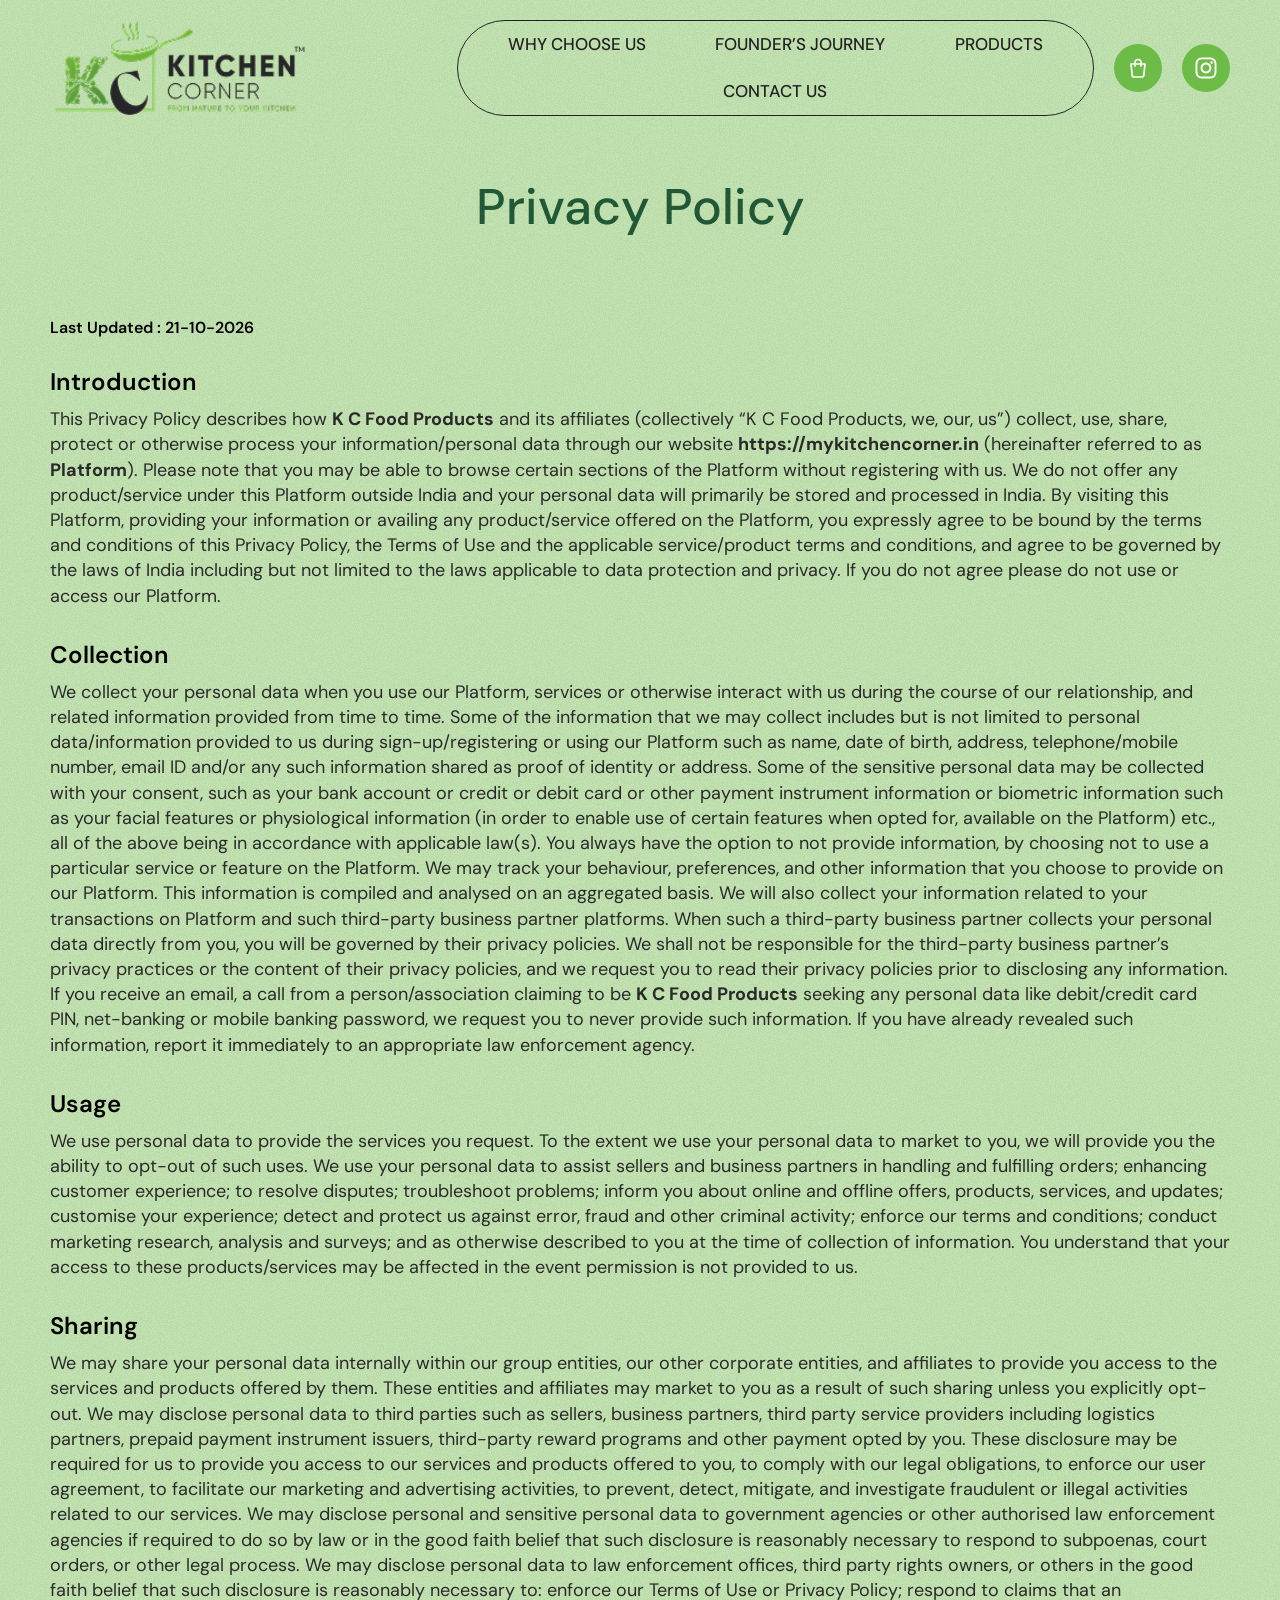
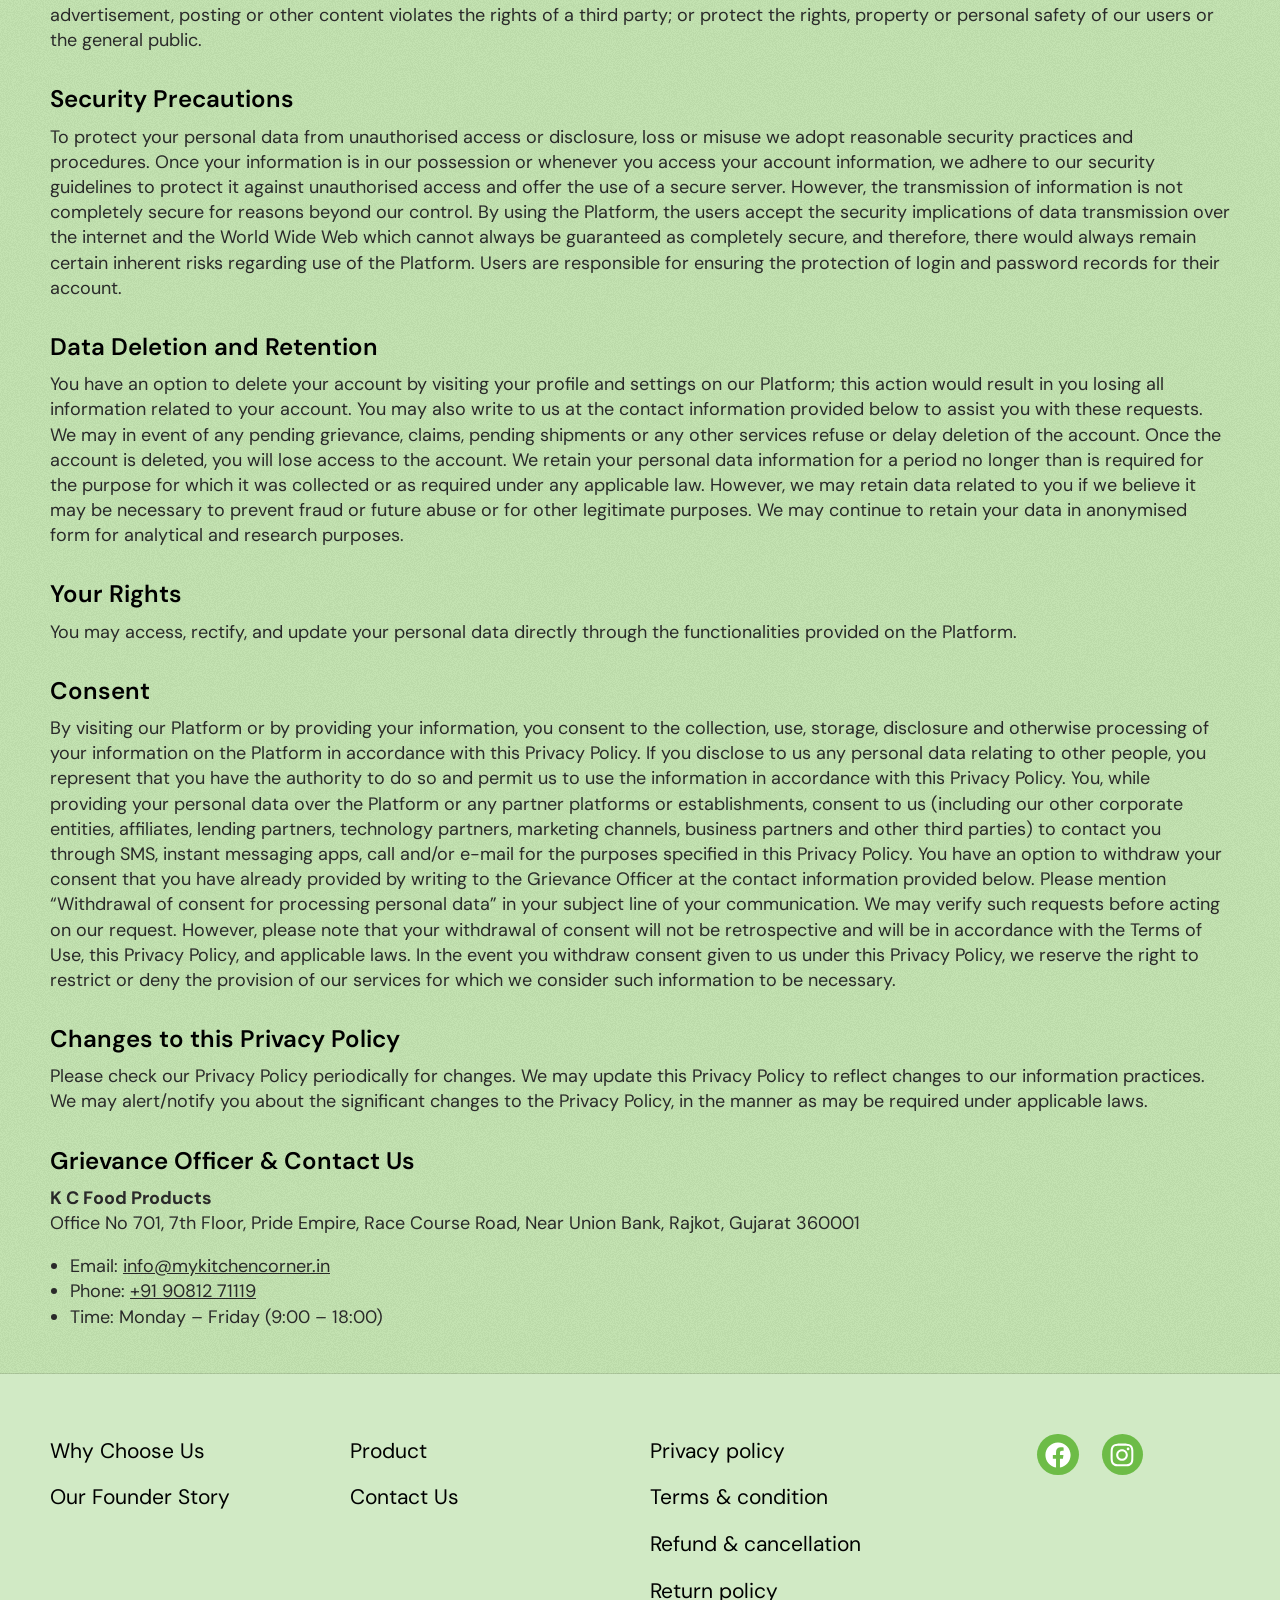
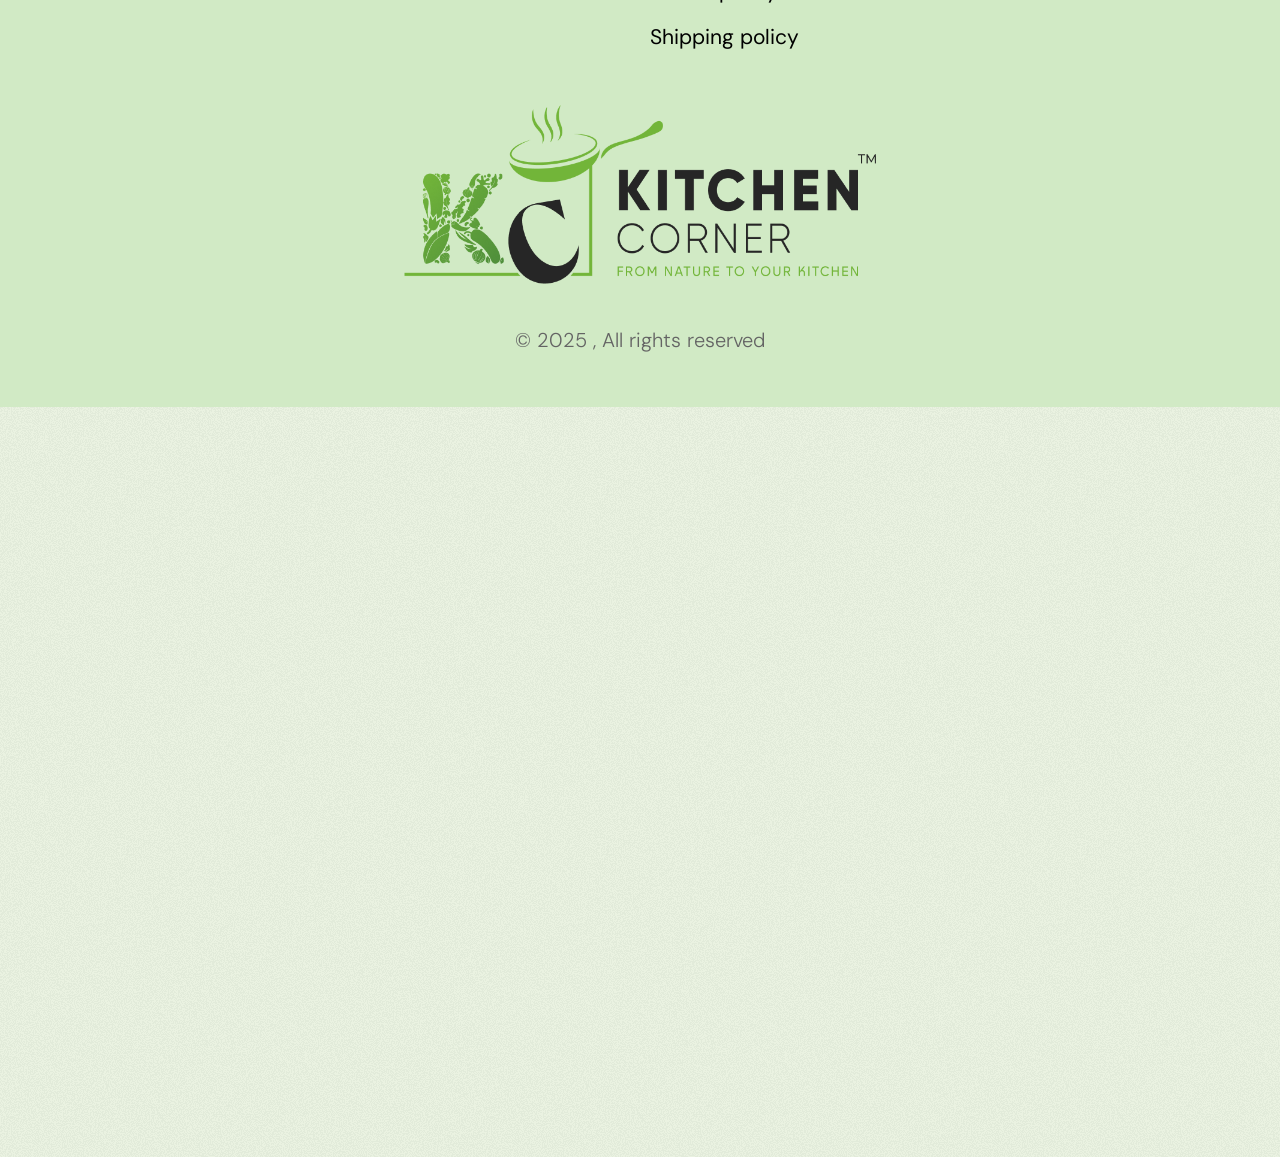
<file: privacy-policy/index.html>
<!DOCTYPE html>
<html lang="en-US">
<head>
<meta charset="UTF-8">
<meta name="viewport" content="width=device-width, initial-scale=1">
<title>Privacy Policy - Kitchen Corner</title>
<meta name="description" content="How K C Food Products collects, uses, shares and protects your personal data on the Kitchen Corner website.">
<meta name="robots" content="index, follow, max-snippet:-1, max-video-preview:-1, max-image-preview:large">
<link rel="canonical" href="https://mykitchencorner.in/privacy-policy/">
<meta property="og:url" content="https://mykitchencorner.in/privacy-policy/">
<meta property="og:description" content="How K C Food Products collects, uses, shares and protects your personal data on the Kitchen Corner website.">
<meta property="og:image" content="https://mykitchencorner.in/assets/media/2025/12/IMG_6729-1024x768.webp">
<meta property="og:image:alt" content="Kitchen Corner">
<meta property="og:image:secure_url" content="https://mykitchencorner.in/assets/media/2025/12/IMG_6729-1024x768.webp">
<meta name="twitter:title" content="Privacy Policy - Kitchen Corner">
<meta name="twitter:description" content="How K C Food Products collects, uses, shares and protects your personal data on the Kitchen Corner website.">
<meta name="twitter:image" content="https://mykitchencorner.in/assets/media/2025/12/IMG_6729-1024x768.webp">
<meta name="theme-color" content="#215836">
<link rel="manifest" href="/site.webmanifest">
<meta property="og:locale" content="en_US">
<meta property="og:type" content="article">
<meta property="og:title" content="Privacy Policy - Kitchen Corner">
<meta property="og:site_name" content="Kitchen Corner">
<meta name="twitter:card" content="summary_large_image">
<link rel="icon" href="/assets/media/2025/11/cropped-Frame-1171275894-2-32x32.png" sizes="32x32">
<link rel="icon" href="/assets/media/2025/11/cropped-Frame-1171275894-2-192x192.png" sizes="192x192">
<link rel="apple-touch-icon" href="/assets/media/2025/11/cropped-Frame-1171275894-2-180x180.png">
<link rel="stylesheet" href="/assets/css/ga-fonts.css">
<link rel="stylesheet" href="/assets/css/ga-base.css">
<link rel="stylesheet" href="/assets/css/ga-legal.css">
<link rel="stylesheet" href="/assets/css/ga-shop.css?v=5">
<script type="application/ld+json">{"@context":"https://schema.org","@graph":[{"@type":"Organization","@id":"https://mykitchencorner.in/#organization","name":"Kitchen Corner","alternateName":"My Kitchen Corner","url":"https://mykitchencorner.in/","logo":{"@type":"ImageObject","@id":"https://mykitchencorner.in/#logo","url":"https://mykitchencorner.in/assets/media/2025/09/Layer_x0020_1.png","contentUrl":"https://mykitchencorner.in/assets/media/2025/09/Layer_x0020_1.png","width":787,"height":299,"caption":"Kitchen Corner"},"image":{"@id":"https://mykitchencorner.in/#logo"},"email":"info@mykitchencorner.in","telephone":"+91 90812 71119","sameAs":["https://www.instagram.com/kitchencorner.in/"]},{"@type":"WebSite","@id":"https://mykitchencorner.in/#website","url":"https://mykitchencorner.in/","name":"Kitchen Corner","description":"Kitchen Corner is the official home of My Kitchen Corner, a brand known for real, honest kitchen essentials. Discover our story, ingredients, and the taste that makes us trusted in every home.","publisher":{"@id":"https://mykitchencorner.in/#organization"},"inLanguage":"en-US"},{"@type":"WebPage","@id":"https://mykitchencorner.in/privacy-policy/#webpage","url":"https://mykitchencorner.in/privacy-policy/","name":"Privacy Policy - Kitchen Corner","description":"How K C Food Products collects, uses, shares and protects your personal data on the Kitchen Corner website.","isPartOf":{"@id":"https://mykitchencorner.in/#website"},"about":{"@id":"https://mykitchencorner.in/#organization"},"primaryImageOfPage":{"@type":"ImageObject","url":"https://mykitchencorner.in/assets/media/2025/12/IMG_6729-1024x768.webp"},"inLanguage":"en-US","breadcrumb":{"@id":"https://mykitchencorner.in/privacy-policy/#breadcrumb"}},{"@type":"BreadcrumbList","@id":"https://mykitchencorner.in/privacy-policy/#breadcrumb","itemListElement":[{"@type":"ListItem","position":1,"name":"Home","item":"https://mykitchencorner.in/"},{"@type":"ListItem","position":2,"name":"Privacy Policy"}]}]}</script>
</head>
<body class="ga-body ga-page-legal ga-page-privacy">
<a class="ga-skip-link" href="#ga-content">Skip to content</a>

<div class="ga-page" id="ga-page">

    <header class="ga-header ga-header--dark" id="ga-masthead">
    <p class="ga-sr-only"><a href="/" rel="home" title="Kitchen Corner">Kitchen Corner</a></p>
    <div class="ga-header-bar">

      <div class="ga-header-left">
        <div class="ga-logo" id="ga-logo-slot">
          <a href="/">
            <img src="/assets/media/2025/11/kc-1-1.png" alt="KC Logo" width="234" height="85" fetchpriority="high" decoding="async">
          </a>
        </div>
      </div>

      <div class="ga-header-right">

        <!-- mobile flyout trigger -->
        <div class="ga-burger">
          <div class="ga-burger-btn" role="button" tabindex="0" aria-label="Menu Toggle" aria-expanded="false" aria-controls="ga-flyout">
            <svg aria-hidden="true" viewBox="0 0 448 512" xmlns="http://www.w3.org/2000/svg"><path d="M432 416H16a16 16 0 0 0-16 16v32a16 16 0 0 0 16 16h416a16 16 0 0 0 16-16v-32a16 16 0 0 0-16-16zm0-128H16a16 16 0 0 0-16 16v32a16 16 0 0 0 16 16h416a16 16 0 0 0 16-16v-32a16 16 0 0 0-16-16zm0-128H16a16 16 0 0 0-16 16v32a16 16 0 0 0 16 16h416a16 16 0 0 0 16-16v-32a16 16 0 0 0-16-16zm0-128H16A16 16 0 0 0 0 48v32a16 16 0 0 0 16 16h416a16 16 0 0 0 16-16V48a16 16 0 0 0-16-16z"></path></svg>
          </div>
        </div>

        <!-- desktop / tablet nav -->
        <nav class="ga-nav ga-hide-mobile" aria-label="Primary">
          <div class="ga-nav-inner">
          <div class="ga-nav-toggle" role="button" tabindex="0" aria-label="Menu Toggle" aria-expanded="false">
            <span class="ga-sr-only">Menu</span>
            <svg aria-hidden="true" viewBox="0 0 448 512" xmlns="http://www.w3.org/2000/svg"><path d="M432 416H16a16 16 0 0 0-16 16v32a16 16 0 0 0 16 16h416a16 16 0 0 0 16-16v-32a16 16 0 0 0-16-16zm0-128H16a16 16 0 0 0-16 16v32a16 16 0 0 0 16 16h416a16 16 0 0 0 16-16v-32a16 16 0 0 0-16-16zm0-128H16a16 16 0 0 0-16 16v32a16 16 0 0 0 16 16h416a16 16 0 0 0 16-16v-32a16 16 0 0 0-16-16zm0-128H16A16 16 0 0 0 0 48v32a16 16 0 0 0 16 16h416a16 16 0 0 0 16-16V48a16 16 0 0 0-16-16z"></path></svg>
          </div>
          <ul class="ga-nav-list" id="ga-menu-main">
            <li class="ga-nav-item" data-ga-page="why-choose-us"><a class="ga-nav-link" href="/why-choose-us/">Why Choose Us</a></li>
            <li class="ga-nav-item" data-ga-page="our-founders-journey"><a class="ga-nav-link" href="/our-founders-journey/">Founder&#8217;s Journey</a></li>
            <li class="ga-nav-item" data-ga-page="products"><a class="ga-nav-link" href="/products/">Products</a></li>
            <li class="ga-nav-item" data-ga-page="contact-us"><a class="ga-nav-link" href="/contact-us/">Contact Us</a></li>
          </ul>
          </div>
        </nav>

        <button class="ga-cart-btn" type="button" data-ga-cart-open aria-controls="ga-cart" aria-expanded="false" aria-label="Cart">
          <svg aria-hidden="true" viewBox="0 0 24 24" stroke-width="1.7" stroke-linecap="round" stroke-linejoin="round"><path d="M5 8h14l-1.2 11.1a2 2 0 0 1-2 1.9H8.2a2 2 0 0 1-2-1.9L5 8z"></path><path d="M9 10V6.5a3 3 0 0 1 6 0V10"></path></svg>
          <span class="ga-cart-count" data-ga-cart-count hidden>0</span>
        </button>

        <a class="ga-ig-btn" href="https://www.instagram.com/kitchencorner.in/" aria-label="Instagram">
          <svg aria-hidden="true" viewBox="0 0 448 512" xmlns="http://www.w3.org/2000/svg"><path d="M224.1 141c-63.6 0-114.9 51.3-114.9 114.9s51.3 114.9 114.9 114.9S339 319.5 339 255.9 287.7 141 224.1 141zm0 189.6c-41.1 0-74.7-33.5-74.7-74.7s33.5-74.7 74.7-74.7 74.7 33.5 74.7 74.7-33.6 74.7-74.7 74.7zm146.4-194.3c0 14.9-12 26.8-26.8 26.8-14.9 0-26.8-12-26.8-26.8s12-26.8 26.8-26.8 26.8 12 26.8 26.8zm76.1 27.2c-1.7-35.9-9.9-67.7-36.2-93.9-26.2-26.2-58-34.4-93.9-36.2-37-2.1-147.9-2.1-184.9 0-35.8 1.7-67.6 9.9-93.9 36.1s-34.4 58-36.2 93.9c-2.1 37-2.1 147.9 0 184.9 1.7 35.9 9.9 67.7 36.2 93.9s58 34.4 93.9 36.2c37 2.1 147.9 2.1 184.9 0 35.9-1.7 67.7-9.9 93.9-36.2 26.2-26.2 34.4-58 36.2-93.9 2.1-37 2.1-147.8 0-184.8zM398.8 388c-7.8 19.6-22.9 34.7-42.6 42.6-29.5 11.7-99.5 9-132.1 9s-102.7 2.6-132.1-9c-19.6-7.8-34.7-22.9-42.6-42.6-11.7-29.5-9-99.5-9-132.1s-2.6-102.7 9-132.1c7.8-19.6 22.9-34.7 42.6-42.6 29.5-11.7 99.5-9 132.1-9s102.7-2.6 132.1 9c19.6 7.8 34.7 22.9 42.6 42.6 11.7 29.5 9 99.5 9 132.1s2.7 102.7-9 132.1z"></path></svg>
        </a>

      </div>
    </div>
  </header>

  <!-- mobile flyout drawer -->
  <div class="ga-flyout-overlay" aria-hidden="true"></div>
  <aside class="ga-flyout" id="ga-flyout" aria-hidden="true" aria-label="Mobile menu">
    <div class="ga-flyout-close" role="button" tabindex="0" aria-label="Close menu">
      <svg aria-hidden="true" viewBox="0 0 512 512" xmlns="http://www.w3.org/2000/svg"><path d="M464 32H48C21.5 32 0 53.5 0 80v352c0 26.5 21.5 48 48 48h416c26.5 0 48-21.5 48-48V80c0-26.5-21.5-48-48-48zm0 394c0 3.3-2.7 6-6 6H54c-3.3 0-6-2.7-6-6V86c0-3.3 2.7-6 6-6h404c3.3 0 6 2.7 6 6v340zM356.5 194.6L295.1 256l61.4 61.4c4.6 4.6 4.6 12.1 0 16.8l-22.3 22.3c-4.6 4.6-12.1 4.6-16.8 0L256 295.1l-61.4 61.4c-4.6 4.6-12.1 4.6-16.8 0l-22.3-22.3c-4.6-4.6-4.6-12.1 0-16.8l61.4-61.4-61.4-61.4c-4.6-4.6-4.6-12.1 0-16.8l22.3-22.3c4.6-4.6 12.1-4.6 16.8 0l61.4 61.4 61.4-61.4c4.6-4.6 12.1-4.6 16.8 0l22.3 22.3c4.7 4.6 4.7 12.1 0 16.8z"></path></svg>
    </div>
    <nav aria-label="Mobile">
      <ul class="ga-flyout-list" id="ga-menu-flyout">
        <li data-ga-page="why-choose-us"><a href="/why-choose-us/">Why Choose Us</a></li>
        <li data-ga-page="our-founders-journey"><a href="/our-founders-journey/">Founder&#8217;s Journey</a></li>
        <li data-ga-page="products"><a href="/products/">Products</a></li>
        <li data-ga-page="contact-us"><a href="/contact-us/">Contact Us</a></li>
      </ul>
    </nav>
  </aside>


  <div class="ga-content" id="ga-content">
    <main class="ga-main" id="ga-main">
      <section class="ga-sec ga-legal">
        <div class="ga-sec-inner ga-legal-inner">
          <h1 class="ga-legal-title">Privacy Policy</h1>
          <div class="ga-legal-date">Last Updated : 21-10-2026</div>
          <div class="ga-legal-block">
            <h2 class="ga-legal-h">Introduction</h2>
            <div class="ga-rte ga-legal-body ga-lh-14"><p>This Privacy Policy describes how <b>K C Food Products</b> and its affiliates (collectively &ldquo;K C Food Products, we, our, us&rdquo;) collect, use, share, protect or otherwise process your information/personal data through our website <b>https://mykitchencorner.in</b> (hereinafter referred to as <b>Platform</b>). Please note that you may be able to browse certain sections of the Platform without registering with us. We do not offer any product/service under this Platform outside India and your personal data will primarily be stored and processed in India. By visiting this Platform, providing your information or availing any product/service offered on the Platform, you expressly agree to be bound by the terms and conditions of this Privacy Policy, the Terms of Use and the applicable service/product terms and conditions, and agree to be governed by the laws of India including but not limited to the laws applicable to data protection and privacy. If you do not agree please do not use or access our Platform.</p></div>
          </div>
          <div class="ga-legal-block">
            <h2 class="ga-legal-h">Collection</h2>
            <div class="ga-rte ga-legal-body ga-lh-14"><p>We collect your personal data when you use our Platform, services or otherwise interact with us during the course of our relationship, and related information provided from time to time. Some of the information that we may collect includes but is not limited to personal data/information provided to us during sign-up/registering or using our Platform such as name, date of birth, address, telephone/mobile number, email ID and/or any such information shared as proof of identity or address. Some of the sensitive personal data may be collected with your consent, such as your bank account or credit or debit card or other payment instrument information or biometric information such as your facial features or physiological information (in order to enable use of certain features when opted for, available on the Platform) etc., all of the above being in accordance with applicable law(s). You always have the option to not provide information, by choosing not to use a particular service or feature on the Platform. We may track your behaviour, preferences, and other information that you choose to provide on our Platform. This information is compiled and analysed on an aggregated basis. We will also collect your information related to your transactions on Platform and such third-party business partner platforms. When such a third-party business partner collects your personal data directly from you, you will be governed by their privacy policies. We shall not be responsible for the third-party business partner&rsquo;s privacy practices or the content of their privacy policies, and we request you to read their privacy policies prior to disclosing any information. If you receive an email, a call from a person/association claiming to be <b>K C Food Products</b> seeking any personal data like debit/credit card PIN, net-banking or mobile banking password, we request you to never provide such information. If you have already revealed such information, report it immediately to an appropriate law enforcement agency.</p></div>
          </div>
          <div class="ga-legal-block">
            <h2 class="ga-legal-h">Usage</h2>
            <div class="ga-rte ga-legal-body ga-lh-14"><p>We use personal data to provide the services you request. To the extent we use your personal data to market to you, we will provide you the ability to opt-out of such uses. We use your personal data to assist sellers and business partners in handling and fulfilling orders; enhancing customer experience; to resolve disputes; troubleshoot problems; inform you about online and offline offers, products, services, and updates; customise your experience; detect and protect us against error, fraud and other criminal activity; enforce our terms and conditions; conduct marketing research, analysis and surveys; and as otherwise described to you at the time of collection of information. You understand that your access to these products/services may be affected in the event permission is not provided to us.</p></div>
          </div>
          <div class="ga-legal-block">
            <h2 class="ga-legal-h">Sharing</h2>
            <div class="ga-rte ga-legal-body ga-lh-14"><p>We may share your personal data internally within our group entities, our other corporate entities, and affiliates to provide you access to the services and products offered by them. These entities and affiliates may market to you as a result of such sharing unless you explicitly opt-out. We may disclose personal data to third parties such as sellers, business partners, third party service providers including logistics partners, prepaid payment instrument issuers, third-party reward programs and other payment opted by you. These disclosure may be required for us to provide you access to our services and products offered to you, to comply with our legal obligations, to enforce our user agreement, to facilitate our marketing and advertising activities, to prevent, detect, mitigate, and investigate fraudulent or illegal activities related to our services. We may disclose personal and sensitive personal data to government agencies or other authorised law enforcement agencies if required to do so by law or in the good faith belief that such disclosure is reasonably necessary to respond to subpoenas, court orders, or other legal process. We may disclose personal data to law enforcement offices, third party rights owners, or others in the good faith belief that such disclosure is reasonably necessary to: enforce our Terms of Use or Privacy Policy; respond to claims that an advertisement, posting or other content violates the rights of a third party; or protect the rights, property or personal safety of our users or the general public.</p></div>
          </div>
          <div class="ga-legal-block">
            <h2 class="ga-legal-h">Security Precautions</h2>
            <div class="ga-rte ga-legal-body ga-lh-14"><p>To protect your personal data from unauthorised access or disclosure, loss or misuse we adopt reasonable security practices and procedures. Once your information is in our possession or whenever you access your account information, we adhere to our security guidelines to protect it against unauthorised access and offer the use of a secure server. However, the transmission of information is not completely secure for reasons beyond our control. By using the Platform, the users accept the security implications of data transmission over the internet and the World Wide Web which cannot always be guaranteed as completely secure, and therefore, there would always remain certain inherent risks regarding use of the Platform. Users are responsible for ensuring the protection of login and password records for their account.</p></div>
          </div>
          <div class="ga-legal-block">
            <h2 class="ga-legal-h">Data Deletion and Retention</h2>
            <div class="ga-rte ga-legal-body ga-lh-14"><p>You have an option to delete your account by visiting your profile and settings on our Platform; this action would result in you losing all information related to your account. You may also write to us at the contact information provided below to assist you with these requests. We may in event of any pending grievance, claims, pending shipments or any other services refuse or delay deletion of the account. Once the account is deleted, you will lose access to the account. We retain your personal data information for a period no longer than is required for the purpose for which it was collected or as required under any applicable law. However, we may retain data related to you if we believe it may be necessary to prevent fraud or future abuse or for other legitimate purposes. We may continue to retain your data in anonymised form for analytical and research purposes.</p></div>
          </div>
          <div class="ga-legal-block">
            <h2 class="ga-legal-h">Your Rights</h2>
            <div class="ga-rte ga-legal-body ga-lh-14"><p>You may access, rectify, and update your personal data directly through the functionalities provided on the Platform.</p></div>
          </div>
          <div class="ga-legal-block">
            <h2 class="ga-legal-h">Consent</h2>
            <div class="ga-rte ga-legal-body ga-lh-14"><p>By visiting our Platform or by providing your information, you consent to the collection, use, storage, disclosure and otherwise processing of your information on the Platform in accordance with this Privacy Policy. If you disclose to us any personal data relating to other people, you represent that you have the authority to do so and permit us to use the information in accordance with this Privacy Policy. You, while providing your personal data over the Platform or any partner platforms or establishments, consent to us (including our other corporate entities, affiliates, lending partners, technology partners, marketing channels, business partners and other third parties) to contact you through SMS, instant messaging apps, call and/or e-mail for the purposes specified in this Privacy Policy. You have an option to withdraw your consent that you have already provided by writing to the Grievance Officer at the contact information provided below. Please mention &ldquo;Withdrawal of consent for processing personal data&rdquo; in your subject line of your communication. We may verify such requests before acting on our request. However, please note that your withdrawal of consent will not be retrospective and will be in accordance with the Terms of Use, this Privacy Policy, and applicable laws. In the event you withdraw consent given to us under this Privacy Policy, we reserve the right to restrict or deny the provision of our services for which we consider such information to be necessary.</p></div>
          </div>
          <div class="ga-legal-block">
            <h2 class="ga-legal-h">Changes to this Privacy Policy</h2>
            <div class="ga-rte ga-legal-body ga-lh-14"><p>Please check our Privacy Policy periodically for changes. We may update this Privacy Policy to reflect changes to our information practices. We may alert/notify you about the significant changes to the Privacy Policy, in the manner as may be required under applicable laws.</p></div>
          </div>
          <div class="ga-legal-block">
            <h2 class="ga-legal-h">Grievance Officer &amp; Contact Us</h2>
            <div class="ga-rte ga-legal-body ga-lh-14"><p><b>K C Food Products</b><br>Office No 701, 7th Floor, Pride Empire, Race Course Road, Near Union Bank, Rajkot, Gujarat 360001</p>
<ul>
<li>Email: <a href="mailto:info@mykitchencorner.in">info@mykitchencorner.in</a></li>
<li>Phone: <a href="tel:+919081271119">+91 90812 71119</a></li>
<li>Time: Monday &ndash; Friday (9:00 &ndash; 18:00)</li>
</ul></div>
          </div>
        </div>
      </section>
    </main>
  </div>

    <footer class="ga-footer" id="ga-colophon">
    <div class="ga-footer-main" id="ga-footer-con">
      <div class="ga-footer-inner">
        <div class="ga-footer-cols">

          <div class="ga-footer-col">
            <ul class="ga-footer-links">
              <li><a href="/why-choose-us/"><span>Why Choose Us</span></a></li>
              <li><a href="/our-founders-journey/"><span>Our Founder Story</span></a></li>
            </ul>
          </div>

          <div class="ga-footer-col">
            <ul class="ga-footer-links">
              <li><a href="/products/"><span>Product</span></a></li>
              <li><a href="/contact-us/"><span>Contact Us</span></a></li>
            </ul>
          </div>

          <div class="ga-footer-col">
            <ul class="ga-footer-links">
              <li><a href="/privacy-policy/"><span>Privacy policy</span></a></li>
              <li><a href="/terms-conditions/"><span>Terms &amp; condition</span></a></li>
              <li><a href="/refund-cancellation-policy/"><span>Refund &amp; cancellation</span></a></li>
              <li><a href="/return-policy/"><span>Return policy</span></a></li>
              <li><a href="/shipping-policy/"><span>Shipping policy</span></a></li>
            </ul>
          </div>

          <div class="ga-footer-col">
            <div class="ga-social" role="list">
              <span role="listitem">
                <a class="ga-social-icon ga-social-facebook" target="_blank" rel="noopener">
                  <span class="ga-sr-only">Facebook</span>
                  <svg aria-hidden="true" viewBox="0 0 512 512" xmlns="http://www.w3.org/2000/svg"><path d="M504 256C504 119 393 8 256 8S8 119 8 256c0 123.78 90.69 226.38 209.25 245V327.69h-63V256h63v-54.64c0-62.15 37-96.48 93.67-96.48 27.14 0 55.52 4.84 55.52 4.84v61h-31.28c-30.8 0-40.41 19.12-40.41 38.73V256h68.78l-11 71.69h-57.78V501C413.31 482.38 504 379.78 504 256z"></path></svg>
                </a>
              </span>
              <span role="listitem">
                <a class="ga-social-icon ga-social-instagram" href="https://www.instagram.com/kitchencorner.in/" target="_blank" rel="noopener">
                  <span class="ga-sr-only">Instagram</span>
                  <svg aria-hidden="true" viewBox="0 0 448 512" xmlns="http://www.w3.org/2000/svg"><path d="M224.1 141c-63.6 0-114.9 51.3-114.9 114.9s51.3 114.9 114.9 114.9S339 319.5 339 255.9 287.7 141 224.1 141zm0 189.6c-41.1 0-74.7-33.5-74.7-74.7s33.5-74.7 74.7-74.7 74.7 33.5 74.7 74.7-33.6 74.7-74.7 74.7zm146.4-194.3c0 14.9-12 26.8-26.8 26.8-14.9 0-26.8-12-26.8-26.8s12-26.8 26.8-26.8 26.8 12 26.8 26.8zm76.1 27.2c-1.7-35.9-9.9-67.7-36.2-93.9-26.2-26.2-58-34.4-93.9-36.2-37-2.1-147.9-2.1-184.9 0-35.8 1.7-67.6 9.9-93.9 36.1s-34.4 58-36.2 93.9c-2.1 37-2.1 147.9 0 184.9 1.7 35.9 9.9 67.7 36.2 93.9s58 34.4 93.9 36.2c37 2.1 147.9 2.1 184.9 0 35.9-1.7 67.7-9.9 93.9-36.2 26.2-26.2 34.4-58 36.2-93.9 2.1-37 2.1-147.8 0-184.8zM398.8 388c-7.8 19.6-22.9 34.7-42.6 42.6-29.5 11.7-99.5 9-132.1 9s-102.7 2.6-132.1-9c-19.6-7.8-34.7-22.9-42.6-42.6-11.7-29.5-9-99.5-9-132.1s-2.6-102.7 9-132.1c7.8-19.6 22.9-34.7 42.6-42.6 29.5-11.7 99.5-9 132.1-9s102.7-2.6 132.1 9c19.6 7.8 34.7 22.9 42.6 42.6 11.7 29.5 9 99.5 9 132.1s2.7 102.7-9 132.1z"></path></svg>
                </a>
              </span>
            </div>
          </div>

        </div>

        <div class="ga-footer-logo">
          <img src="/assets/media/2025/09/Layer_x0020_1.png" alt="KC - logo Original" width="787" height="299" loading="lazy" decoding="async">
        </div>

        <div class="ga-footer-copy">
          <p>&#169; 2025 , All rights reserved</p>
        </div>

      </div>
    </div>
    <div class="ga-footer-pattern"></div>
  </footer>


</div>

<script src="/assets/js/ga-main.js"></script>
<script src="/assets/js/ga-shop-config.js?v=7"></script>
<script src="/assets/js/ga-shop.js?v=7"></script>
</body>
</html>
</file>
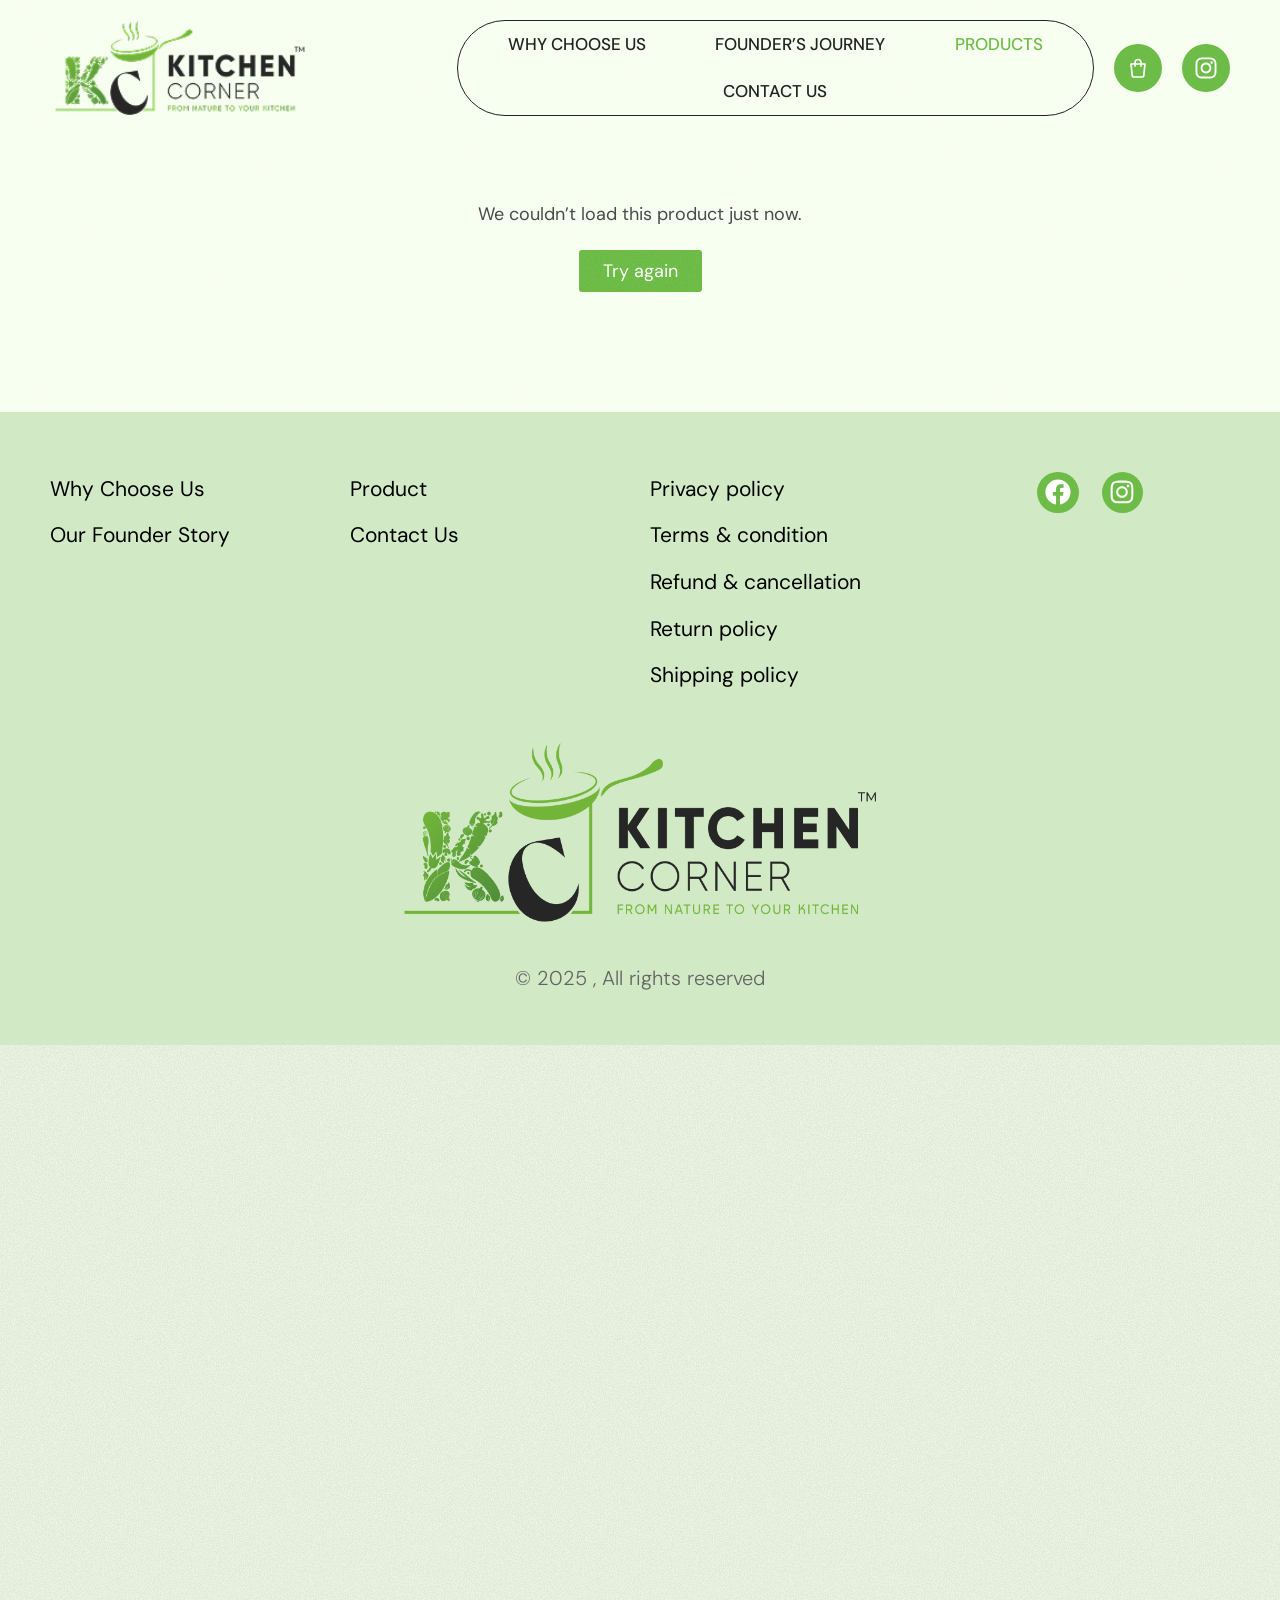
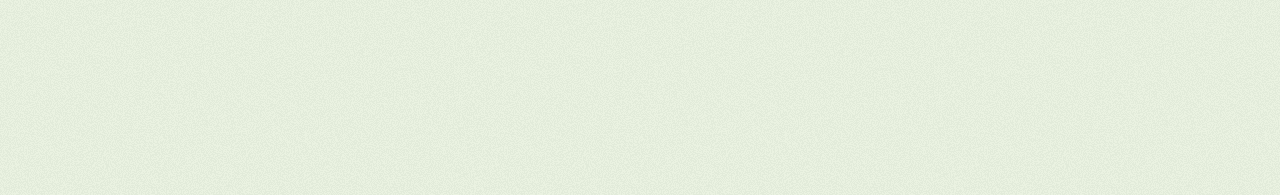
<file: product/index.html>
<!DOCTYPE html>
<html lang="en-US">
<head>
<meta charset="UTF-8">
<meta name="viewport" content="width=device-width, initial-scale=1">
<title>Product | Kitchen Corner</title>
<meta name="description" content="Real ingredients, clean flavors, and honest quality from Kitchen Corner.">
<meta name="robots" content="index, follow, max-snippet:-1, max-video-preview:-1, max-image-preview:large">
<link rel="canonical" href="https://mykitchencorner.in/products/">
<meta name="theme-color" content="#215836">
<link rel="manifest" href="/site.webmanifest">
<meta property="og:locale" content="en_US">
<meta property="og:type" content="product">
<meta property="og:title" content="Product | Kitchen Corner">
<meta property="og:description" content="Real ingredients, clean flavors, and honest quality from Kitchen Corner.">
<meta property="og:url" content="https://mykitchencorner.in/products/">
<meta property="og:site_name" content="Kitchen Corner">
<meta property="og:image" content="https://mykitchencorner.in/assets/media/2025/11/DSC08307-copy-min-683x1024.jpg">
<meta name="twitter:card" content="summary_large_image">
<link rel="icon" href="/assets/media/2025/11/cropped-Frame-1171275894-2-32x32.png" sizes="32x32">
<link rel="icon" href="/assets/media/2025/11/cropped-Frame-1171275894-2-192x192.png" sizes="192x192">
<link rel="apple-touch-icon" href="/assets/media/2025/11/cropped-Frame-1171275894-2-180x180.png">
<link rel="stylesheet" href="/assets/css/ga-fonts.css">
<link rel="stylesheet" href="/assets/css/ga-base.css">
<link rel="stylesheet" href="/assets/css/ga-products.css">
<link rel="stylesheet" href="/assets/css/ga-shop.css?v=5">
</head>
<body class="ga-body ga-page-product">
<a class="ga-skip-link" href="#ga-content">Skip to content</a>

<div class="ga-page" id="ga-page">

    <header class="ga-header ga-header--dark" id="ga-masthead">
    <p class="ga-sr-only"><a href="/" rel="home" title="Kitchen Corner">Kitchen Corner</a></p>
    <div class="ga-header-bar">

      <div class="ga-header-left">
        <div class="ga-logo" id="ga-logo-slot">
          <a href="/">
            <img src="/assets/media/2025/11/kc-1-1.png" alt="KC Logo" width="234" height="85" fetchpriority="high" decoding="async">
          </a>
        </div>
      </div>

      <div class="ga-header-right">

        <!-- mobile flyout trigger -->
        <div class="ga-burger">
          <div class="ga-burger-btn" role="button" tabindex="0" aria-label="Menu Toggle" aria-expanded="false" aria-controls="ga-flyout">
            <svg aria-hidden="true" viewBox="0 0 448 512" xmlns="http://www.w3.org/2000/svg"><path d="M432 416H16a16 16 0 0 0-16 16v32a16 16 0 0 0 16 16h416a16 16 0 0 0 16-16v-32a16 16 0 0 0-16-16zm0-128H16a16 16 0 0 0-16 16v32a16 16 0 0 0 16 16h416a16 16 0 0 0 16-16v-32a16 16 0 0 0-16-16zm0-128H16a16 16 0 0 0-16 16v32a16 16 0 0 0 16 16h416a16 16 0 0 0 16-16v-32a16 16 0 0 0-16-16zm0-128H16A16 16 0 0 0 0 48v32a16 16 0 0 0 16 16h416a16 16 0 0 0 16-16V48a16 16 0 0 0-16-16z"></path></svg>
          </div>
        </div>

        <!-- desktop / tablet nav -->
        <nav class="ga-nav ga-hide-mobile" aria-label="Primary">
          <div class="ga-nav-inner">
          <div class="ga-nav-toggle" role="button" tabindex="0" aria-label="Menu Toggle" aria-expanded="false">
            <span class="ga-sr-only">Menu</span>
            <svg aria-hidden="true" viewBox="0 0 448 512" xmlns="http://www.w3.org/2000/svg"><path d="M432 416H16a16 16 0 0 0-16 16v32a16 16 0 0 0 16 16h416a16 16 0 0 0 16-16v-32a16 16 0 0 0-16-16zm0-128H16a16 16 0 0 0-16 16v32a16 16 0 0 0 16 16h416a16 16 0 0 0 16-16v-32a16 16 0 0 0-16-16zm0-128H16a16 16 0 0 0-16 16v32a16 16 0 0 0 16 16h416a16 16 0 0 0 16-16v-32a16 16 0 0 0-16-16zm0-128H16A16 16 0 0 0 0 48v32a16 16 0 0 0 16 16h416a16 16 0 0 0 16-16V48a16 16 0 0 0-16-16z"></path></svg>
          </div>
          <ul class="ga-nav-list" id="ga-menu-main">
            <li class="ga-nav-item" data-ga-page="why-choose-us"><a class="ga-nav-link" href="/why-choose-us/">Why Choose Us</a></li>
            <li class="ga-nav-item" data-ga-page="our-founders-journey"><a class="ga-nav-link" href="/our-founders-journey/">Founder&#8217;s Journey</a></li>
            <li class="ga-nav-item ga-is-current" data-ga-page="products"><a class="ga-nav-link" href="/products/">Products</a></li>
            <li class="ga-nav-item" data-ga-page="contact-us"><a class="ga-nav-link" href="/contact-us/">Contact Us</a></li>
          </ul>
          </div>
        </nav>

        <button class="ga-cart-btn" type="button" data-ga-cart-open aria-controls="ga-cart" aria-expanded="false" aria-label="Cart">
          <svg aria-hidden="true" viewBox="0 0 24 24" stroke-width="1.7" stroke-linecap="round" stroke-linejoin="round"><path d="M5 8h14l-1.2 11.1a2 2 0 0 1-2 1.9H8.2a2 2 0 0 1-2-1.9L5 8z"></path><path d="M9 10V6.5a3 3 0 0 1 6 0V10"></path></svg>
          <span class="ga-cart-count" data-ga-cart-count hidden>0</span>
        </button>

        <a class="ga-ig-btn" href="https://www.instagram.com/kitchencorner.in/" aria-label="Instagram">
          <svg aria-hidden="true" viewBox="0 0 448 512" xmlns="http://www.w3.org/2000/svg"><path d="M224.1 141c-63.6 0-114.9 51.3-114.9 114.9s51.3 114.9 114.9 114.9S339 319.5 339 255.9 287.7 141 224.1 141zm0 189.6c-41.1 0-74.7-33.5-74.7-74.7s33.5-74.7 74.7-74.7 74.7 33.5 74.7 74.7-33.6 74.7-74.7 74.7zm146.4-194.3c0 14.9-12 26.8-26.8 26.8-14.9 0-26.8-12-26.8-26.8s12-26.8 26.8-26.8 26.8 12 26.8 26.8zm76.1 27.2c-1.7-35.9-9.9-67.7-36.2-93.9-26.2-26.2-58-34.4-93.9-36.2-37-2.1-147.9-2.1-184.9 0-35.8 1.7-67.6 9.9-93.9 36.1s-34.4 58-36.2 93.9c-2.1 37-2.1 147.9 0 184.9 1.7 35.9 9.9 67.7 36.2 93.9s58 34.4 93.9 36.2c37 2.1 147.9 2.1 184.9 0 35.9-1.7 67.7-9.9 93.9-36.2 26.2-26.2 34.4-58 36.2-93.9 2.1-37 2.1-147.8 0-184.8zM398.8 388c-7.8 19.6-22.9 34.7-42.6 42.6-29.5 11.7-99.5 9-132.1 9s-102.7 2.6-132.1-9c-19.6-7.8-34.7-22.9-42.6-42.6-11.7-29.5-9-99.5-9-132.1s-2.6-102.7 9-132.1c7.8-19.6 22.9-34.7 42.6-42.6 29.5-11.7 99.5-9 132.1-9s102.7-2.6 132.1 9c19.6 7.8 34.7 22.9 42.6 42.6 11.7 29.5 9 99.5 9 132.1s2.7 102.7-9 132.1z"></path></svg>
        </a>

      </div>
    </div>
  </header>

  <!-- mobile flyout drawer -->
  <div class="ga-flyout-overlay" aria-hidden="true"></div>
  <aside class="ga-flyout" id="ga-flyout" aria-hidden="true" aria-label="Mobile menu">
    <div class="ga-flyout-close" role="button" tabindex="0" aria-label="Close menu">
      <svg aria-hidden="true" viewBox="0 0 512 512" xmlns="http://www.w3.org/2000/svg"><path d="M464 32H48C21.5 32 0 53.5 0 80v352c0 26.5 21.5 48 48 48h416c26.5 0 48-21.5 48-48V80c0-26.5-21.5-48-48-48zm0 394c0 3.3-2.7 6-6 6H54c-3.3 0-6-2.7-6-6V86c0-3.3 2.7-6 6-6h404c3.3 0 6 2.7 6 6v340zM356.5 194.6L295.1 256l61.4 61.4c4.6 4.6 4.6 12.1 0 16.8l-22.3 22.3c-4.6 4.6-12.1 4.6-16.8 0L256 295.1l-61.4 61.4c-4.6 4.6-12.1 4.6-16.8 0l-22.3-22.3c-4.6-4.6-4.6-12.1 0-16.8l61.4-61.4-61.4-61.4c-4.6-4.6-4.6-12.1 0-16.8l22.3-22.3c4.6-4.6 12.1-4.6 16.8 0l61.4 61.4 61.4-61.4c4.6-4.6 12.1-4.6 16.8 0l22.3 22.3c4.7 4.6 4.7 12.1 0 16.8z"></path></svg>
    </div>
    <nav aria-label="Mobile">
      <ul class="ga-flyout-list" id="ga-menu-flyout">
        <li data-ga-page="why-choose-us"><a href="/why-choose-us/">Why Choose Us</a></li>
        <li data-ga-page="our-founders-journey"><a href="/our-founders-journey/">Founder&#8217;s Journey</a></li>
        <li class="ga-is-current" data-ga-page="products"><a href="/products/">Products</a></li>
        <li data-ga-page="contact-us"><a href="/contact-us/">Contact Us</a></li>
      </ul>
    </nav>
  </aside>


  <div class="ga-content" id="ga-content">
    <main class="ga-main" id="ga-main">

      <section class="ga-sec ga-pdp">
        <div class="ga-sec-inner ga-pdp-inner" data-ga-product aria-live="polite" aria-busy="true">
          <noscript><p class="ga-shop-state">Please enable JavaScript to view and order this product.</p></noscript>
        </div>
      </section>

      <section class="ga-sec ga-related" data-ga-related hidden>
        <div class="ga-sec-inner ga-related-inner">
          <h2 class="ga-related-title">You may also like</h2>
          <div class="ga-pgrid"></div>
        </div>
      </section>

    </main>
  </div>

    <footer class="ga-footer" id="ga-colophon">
    <div class="ga-footer-main" id="ga-footer-con">
      <div class="ga-footer-inner">
        <div class="ga-footer-cols">

          <div class="ga-footer-col">
            <ul class="ga-footer-links">
              <li><a href="/why-choose-us/"><span>Why Choose Us</span></a></li>
              <li><a href="/our-founders-journey/"><span>Our Founder Story</span></a></li>
            </ul>
          </div>

          <div class="ga-footer-col">
            <ul class="ga-footer-links">
              <li><a href="/products/"><span>Product</span></a></li>
              <li><a href="/contact-us/"><span>Contact Us</span></a></li>
            </ul>
          </div>

          <div class="ga-footer-col">
            <ul class="ga-footer-links">
              <li><a href="/privacy-policy/"><span>Privacy policy</span></a></li>
              <li><a href="/terms-conditions/"><span>Terms &amp; condition</span></a></li>
              <li><a href="/refund-cancellation-policy/"><span>Refund &amp; cancellation</span></a></li>
              <li><a href="/return-policy/"><span>Return policy</span></a></li>
              <li><a href="/shipping-policy/"><span>Shipping policy</span></a></li>
            </ul>
          </div>

          <div class="ga-footer-col">
            <div class="ga-social" role="list">
              <span role="listitem">
                <a class="ga-social-icon ga-social-facebook" target="_blank" rel="noopener">
                  <span class="ga-sr-only">Facebook</span>
                  <svg aria-hidden="true" viewBox="0 0 512 512" xmlns="http://www.w3.org/2000/svg"><path d="M504 256C504 119 393 8 256 8S8 119 8 256c0 123.78 90.69 226.38 209.25 245V327.69h-63V256h63v-54.64c0-62.15 37-96.48 93.67-96.48 27.14 0 55.52 4.84 55.52 4.84v61h-31.28c-30.8 0-40.41 19.12-40.41 38.73V256h68.78l-11 71.69h-57.78V501C413.31 482.38 504 379.78 504 256z"></path></svg>
                </a>
              </span>
              <span role="listitem">
                <a class="ga-social-icon ga-social-instagram" href="https://www.instagram.com/kitchencorner.in/" target="_blank" rel="noopener">
                  <span class="ga-sr-only">Instagram</span>
                  <svg aria-hidden="true" viewBox="0 0 448 512" xmlns="http://www.w3.org/2000/svg"><path d="M224.1 141c-63.6 0-114.9 51.3-114.9 114.9s51.3 114.9 114.9 114.9S339 319.5 339 255.9 287.7 141 224.1 141zm0 189.6c-41.1 0-74.7-33.5-74.7-74.7s33.5-74.7 74.7-74.7 74.7 33.5 74.7 74.7-33.6 74.7-74.7 74.7zm146.4-194.3c0 14.9-12 26.8-26.8 26.8-14.9 0-26.8-12-26.8-26.8s12-26.8 26.8-26.8 26.8 12 26.8 26.8zm76.1 27.2c-1.7-35.9-9.9-67.7-36.2-93.9-26.2-26.2-58-34.4-93.9-36.2-37-2.1-147.9-2.1-184.9 0-35.8 1.7-67.6 9.9-93.9 36.1s-34.4 58-36.2 93.9c-2.1 37-2.1 147.9 0 184.9 1.7 35.9 9.9 67.7 36.2 93.9s58 34.4 93.9 36.2c37 2.1 147.9 2.1 184.9 0 35.9-1.7 67.7-9.9 93.9-36.2 26.2-26.2 34.4-58 36.2-93.9 2.1-37 2.1-147.8 0-184.8zM398.8 388c-7.8 19.6-22.9 34.7-42.6 42.6-29.5 11.7-99.5 9-132.1 9s-102.7 2.6-132.1-9c-19.6-7.8-34.7-22.9-42.6-42.6-11.7-29.5-9-99.5-9-132.1s-2.6-102.7 9-132.1c7.8-19.6 22.9-34.7 42.6-42.6 29.5-11.7 99.5-9 132.1-9s102.7-2.6 132.1 9c19.6 7.8 34.7 22.9 42.6 42.6 11.7 29.5 9 99.5 9 132.1s2.7 102.7-9 132.1z"></path></svg>
                </a>
              </span>
            </div>
          </div>

        </div>

        <div class="ga-footer-logo">
          <img src="/assets/media/2025/09/Layer_x0020_1.png" alt="KC - logo Original" width="787" height="299" loading="lazy" decoding="async">
        </div>

        <div class="ga-footer-copy">
          <p>&#169; 2025 , All rights reserved</p>
        </div>

      </div>
    </div>
    <div class="ga-footer-pattern"></div>
  </footer>


</div>

<script src="/assets/js/ga-main.js"></script>
<script src="/assets/js/ga-shop-config.js?v=7"></script>
<script src="/assets/js/ga-shop.js?v=7"></script>
</body>
</html>
</file>
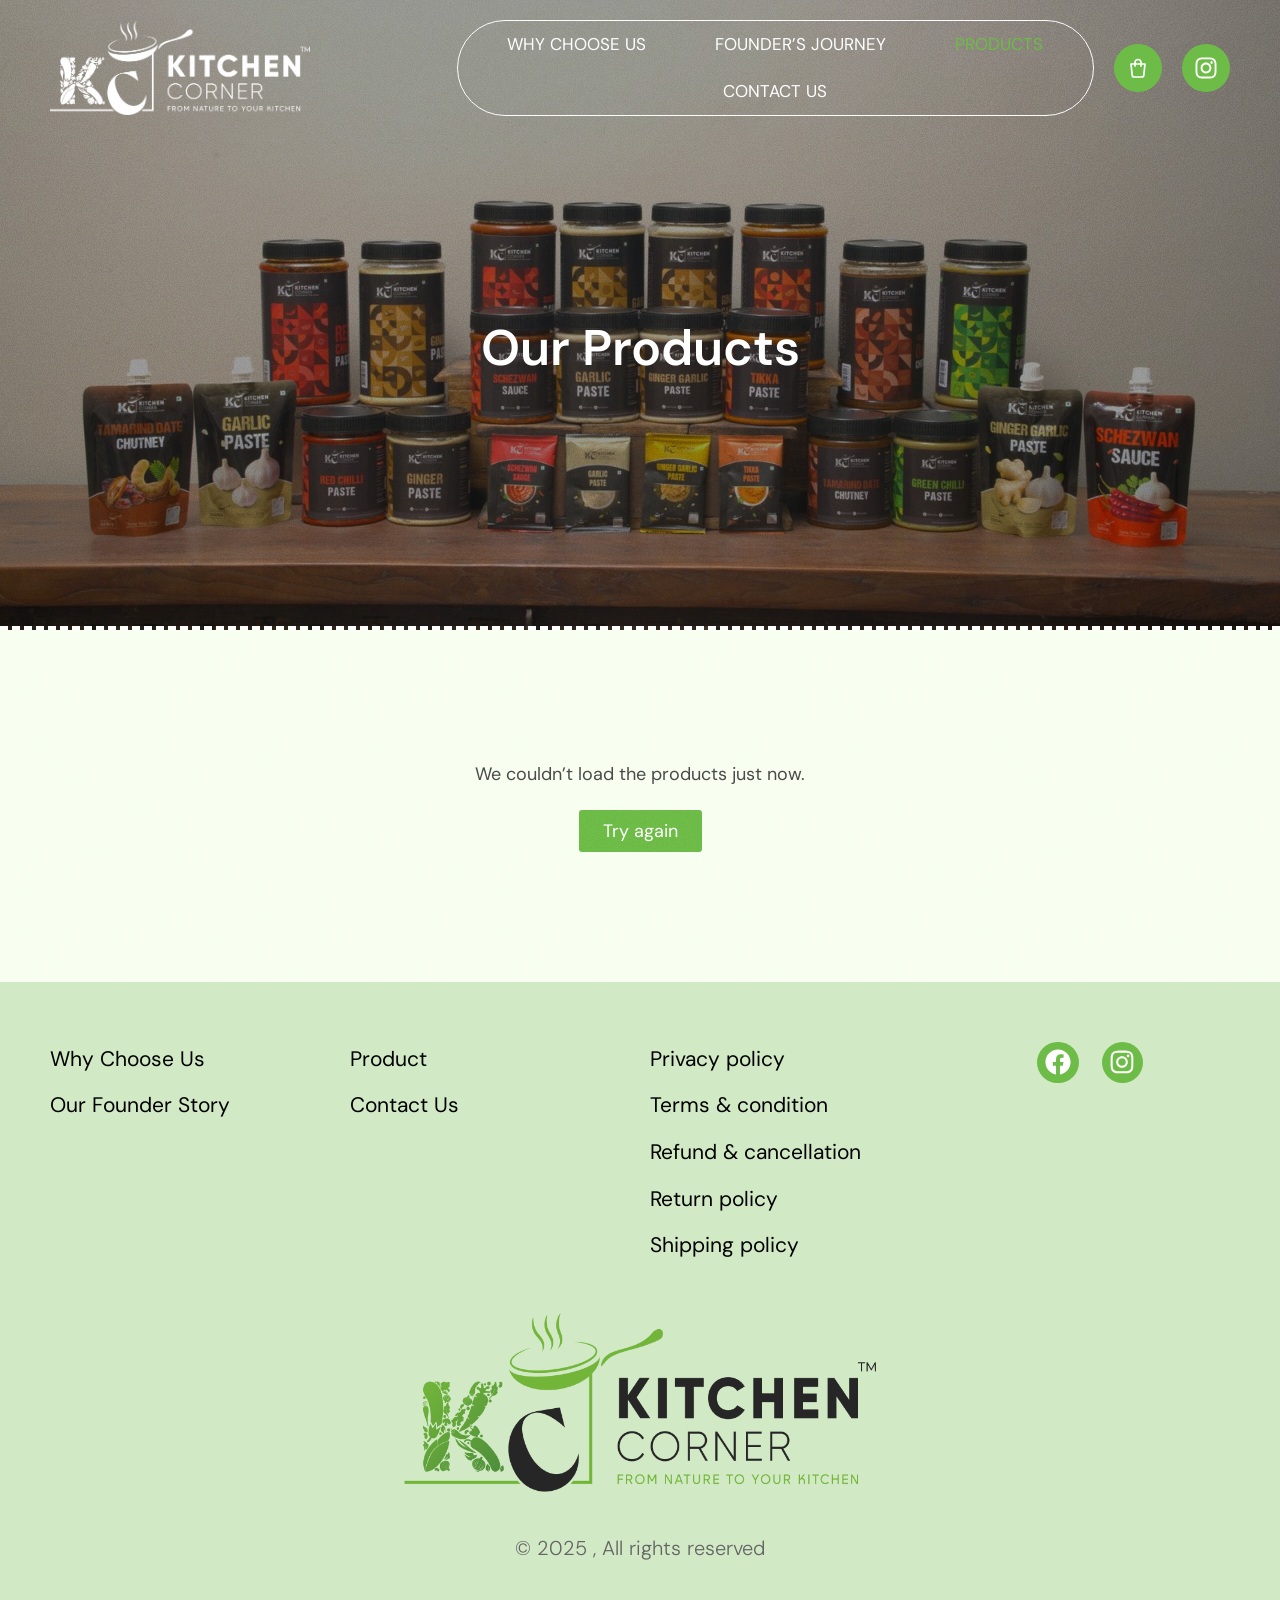
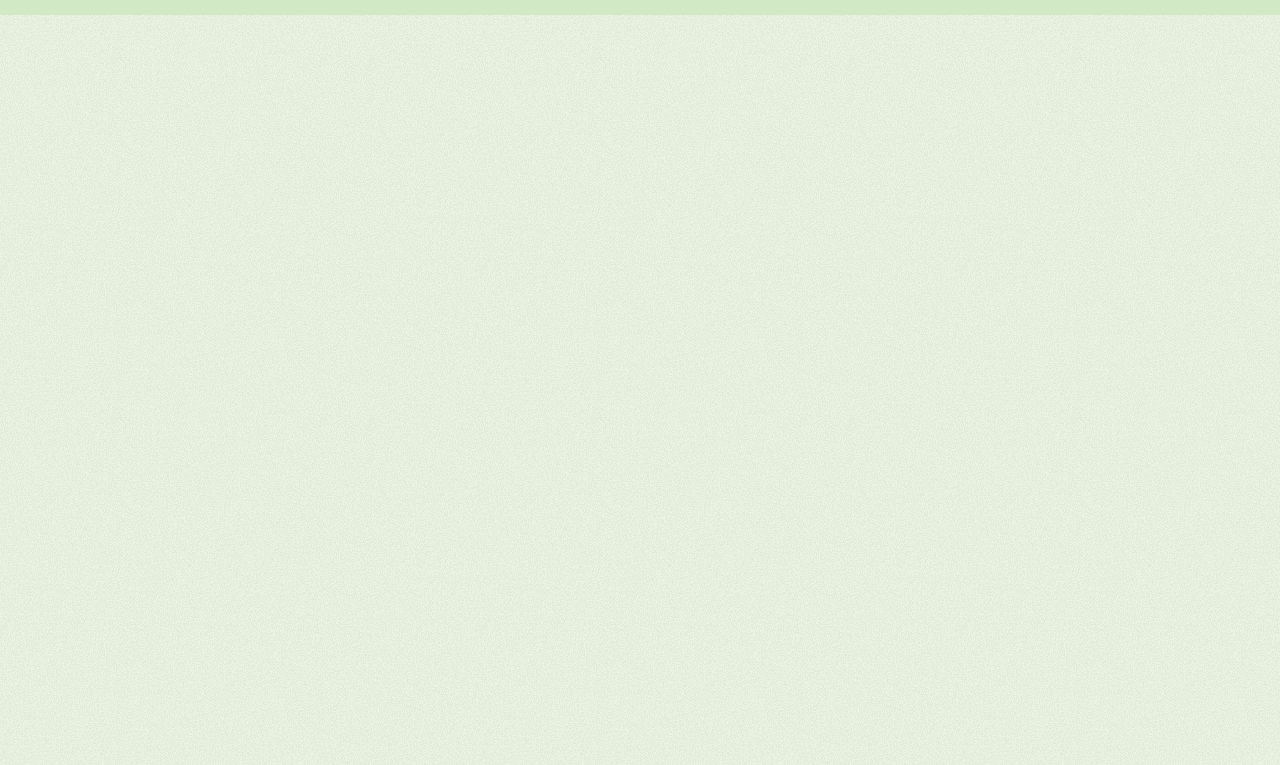
<file: products/index.html>
<!DOCTYPE html>
<html lang="en-US">
<head>
<meta charset="UTF-8">
<meta name="viewport" content="width=device-width, initial-scale=1">
<title>Kitchen Corner Products | Official My Kitchen Corner Essentials</title>
<meta name="description" content="Explore Kitchen Corner’s product range, trusted under the My Kitchen Corner name. Real ingredients, clean flavors, and honest quality.">
<meta name="robots" content="index, follow, max-snippet:-1, max-video-preview:-1, max-image-preview:large">
<link rel="canonical" href="https://mykitchencorner.in/products/">
<meta property="og:url" content="https://mykitchencorner.in/products/">
<meta property="og:image:secure_url" content="https://mykitchencorner.in/assets/media/2025/11/DSC08307-copy-min-683x1024.jpg">
<meta name="twitter:title" content="Kitchen Corner Products | Official My Kitchen Corner Essentials">
<meta name="twitter:description" content="Explore Kitchen Corner’s product range, trusted under the My Kitchen Corner name. Real ingredients, clean flavors, and honest quality.">
<meta name="twitter:image" content="https://mykitchencorner.in/assets/media/2025/11/DSC08307-copy-min-683x1024.jpg">
<meta name="theme-color" content="#215836">
<link rel="manifest" href="/site.webmanifest">
<meta property="og:locale" content="en_US">
<meta property="og:type" content="article">
<meta property="og:title" content="Kitchen Corner Products | Official My Kitchen Corner Essentials">
<meta property="og:description" content="Explore Kitchen Corner’s product range, trusted under the My Kitchen Corner name. Real ingredients, clean flavors, and honest quality.">
<meta property="og:site_name" content="Kitchen Corner">
<meta property="og:image" content="https://mykitchencorner.in/assets/media/2025/11/DSC08307-copy-min-683x1024.jpg">
<meta name="twitter:card" content="summary_large_image">
<link rel="icon" href="/assets/media/2025/11/cropped-Frame-1171275894-2-32x32.png" sizes="32x32">
<link rel="icon" href="/assets/media/2025/11/cropped-Frame-1171275894-2-192x192.png" sizes="192x192">
<link rel="apple-touch-icon" href="/assets/media/2025/11/cropped-Frame-1171275894-2-180x180.png">
<link rel="stylesheet" href="/assets/css/ga-fonts.css">
<link rel="stylesheet" href="/assets/css/ga-base.css">
<link rel="stylesheet" href="/assets/css/ga-products.css">
<link rel="stylesheet" href="/assets/css/ga-shop.css?v=5">
<script type="application/ld+json">{"@context":"https://schema.org","@graph":[{"@type":"Organization","@id":"https://mykitchencorner.in/#organization","name":"Kitchen Corner","alternateName":"My Kitchen Corner","url":"https://mykitchencorner.in/","logo":{"@type":"ImageObject","@id":"https://mykitchencorner.in/#logo","url":"https://mykitchencorner.in/assets/media/2025/09/Layer_x0020_1.png","contentUrl":"https://mykitchencorner.in/assets/media/2025/09/Layer_x0020_1.png","width":787,"height":299,"caption":"Kitchen Corner"},"image":{"@id":"https://mykitchencorner.in/#logo"},"email":"info@mykitchencorner.in","telephone":"+91 90812 71119","sameAs":["https://www.instagram.com/kitchencorner.in/"]},{"@type":"WebSite","@id":"https://mykitchencorner.in/#website","url":"https://mykitchencorner.in/","name":"Kitchen Corner","description":"Kitchen Corner is the official home of My Kitchen Corner, a brand known for real, honest kitchen essentials. Discover our story, ingredients, and the taste that makes us trusted in every home.","publisher":{"@id":"https://mykitchencorner.in/#organization"},"inLanguage":"en-US"},{"@type":"WebPage","@id":"https://mykitchencorner.in/products/#webpage","url":"https://mykitchencorner.in/products/","name":"Kitchen Corner Products | Official My Kitchen Corner Essentials","description":"Explore Kitchen Corner’s product range, trusted under the My Kitchen Corner name. Real ingredients, clean flavors, and honest quality.","isPartOf":{"@id":"https://mykitchencorner.in/#website"},"about":{"@id":"https://mykitchencorner.in/#organization"},"primaryImageOfPage":{"@type":"ImageObject","url":"https://mykitchencorner.in/assets/media/2025/11/DSC08307-copy-min-683x1024.jpg"},"inLanguage":"en-US","breadcrumb":{"@id":"https://mykitchencorner.in/products/#breadcrumb"}},{"@type":"BreadcrumbList","@id":"https://mykitchencorner.in/products/#breadcrumb","itemListElement":[{"@type":"ListItem","position":1,"name":"Home","item":"https://mykitchencorner.in/"},{"@type":"ListItem","position":2,"name":"Products"}]}]}</script>
</head>
<body class="ga-body ga-page-products">
<a class="ga-skip-link" href="#ga-content">Skip to content</a>

<div class="ga-page" id="ga-page">

    <header class="ga-header" id="ga-masthead">
    <p class="ga-sr-only"><a href="/" rel="home" title="Kitchen Corner">Kitchen Corner</a></p>
    <div class="ga-header-bar">

      <div class="ga-header-left">
        <div class="ga-logo" id="ga-logo-slot">
          <a href="/">
            <img src="/assets/media/2025/08/kc.png" alt="KC Full White" width="566" height="205" fetchpriority="high" decoding="async">
          </a>
        </div>
      </div>

      <div class="ga-header-right">

        <!-- mobile flyout trigger -->
        <div class="ga-burger">
          <div class="ga-burger-btn" role="button" tabindex="0" aria-label="Menu Toggle" aria-expanded="false" aria-controls="ga-flyout">
            <svg aria-hidden="true" viewBox="0 0 448 512" xmlns="http://www.w3.org/2000/svg"><path d="M432 416H16a16 16 0 0 0-16 16v32a16 16 0 0 0 16 16h416a16 16 0 0 0 16-16v-32a16 16 0 0 0-16-16zm0-128H16a16 16 0 0 0-16 16v32a16 16 0 0 0 16 16h416a16 16 0 0 0 16-16v-32a16 16 0 0 0-16-16zm0-128H16a16 16 0 0 0-16 16v32a16 16 0 0 0 16 16h416a16 16 0 0 0 16-16v-32a16 16 0 0 0-16-16zm0-128H16A16 16 0 0 0 0 48v32a16 16 0 0 0 16 16h416a16 16 0 0 0 16-16V48a16 16 0 0 0-16-16z"></path></svg>
          </div>
        </div>

        <!-- desktop / tablet nav -->
        <nav class="ga-nav ga-hide-mobile" aria-label="Primary">
          <div class="ga-nav-inner">
          <div class="ga-nav-toggle" role="button" tabindex="0" aria-label="Menu Toggle" aria-expanded="false">
            <span class="ga-sr-only">Menu</span>
            <svg aria-hidden="true" viewBox="0 0 448 512" xmlns="http://www.w3.org/2000/svg"><path d="M432 416H16a16 16 0 0 0-16 16v32a16 16 0 0 0 16 16h416a16 16 0 0 0 16-16v-32a16 16 0 0 0-16-16zm0-128H16a16 16 0 0 0-16 16v32a16 16 0 0 0 16 16h416a16 16 0 0 0 16-16v-32a16 16 0 0 0-16-16zm0-128H16a16 16 0 0 0-16 16v32a16 16 0 0 0 16 16h416a16 16 0 0 0 16-16v-32a16 16 0 0 0-16-16zm0-128H16A16 16 0 0 0 0 48v32a16 16 0 0 0 16 16h416a16 16 0 0 0 16-16V48a16 16 0 0 0-16-16z"></path></svg>
          </div>
          <ul class="ga-nav-list" id="ga-menu-main">
            <li class="ga-nav-item" data-ga-page="why-choose-us"><a class="ga-nav-link" href="/why-choose-us/">Why Choose Us</a></li>
            <li class="ga-nav-item" data-ga-page="our-founders-journey"><a class="ga-nav-link" href="/our-founders-journey/">Founder&#8217;s Journey</a></li>
            <li class="ga-nav-item ga-is-current" data-ga-page="products"><a class="ga-nav-link" href="/products/">Products</a></li>
            <li class="ga-nav-item" data-ga-page="contact-us"><a class="ga-nav-link" href="/contact-us/">Contact Us</a></li>
          </ul>
          </div>
        </nav>

        <button class="ga-cart-btn" type="button" data-ga-cart-open aria-controls="ga-cart" aria-expanded="false" aria-label="Cart">
          <svg aria-hidden="true" viewBox="0 0 24 24" stroke-width="1.7" stroke-linecap="round" stroke-linejoin="round"><path d="M5 8h14l-1.2 11.1a2 2 0 0 1-2 1.9H8.2a2 2 0 0 1-2-1.9L5 8z"></path><path d="M9 10V6.5a3 3 0 0 1 6 0V10"></path></svg>
          <span class="ga-cart-count" data-ga-cart-count hidden>0</span>
        </button>

        <a class="ga-ig-btn" href="https://www.instagram.com/kitchencorner.in/" aria-label="Instagram">
          <svg aria-hidden="true" viewBox="0 0 448 512" xmlns="http://www.w3.org/2000/svg"><path d="M224.1 141c-63.6 0-114.9 51.3-114.9 114.9s51.3 114.9 114.9 114.9S339 319.5 339 255.9 287.7 141 224.1 141zm0 189.6c-41.1 0-74.7-33.5-74.7-74.7s33.5-74.7 74.7-74.7 74.7 33.5 74.7 74.7-33.6 74.7-74.7 74.7zm146.4-194.3c0 14.9-12 26.8-26.8 26.8-14.9 0-26.8-12-26.8-26.8s12-26.8 26.8-26.8 26.8 12 26.8 26.8zm76.1 27.2c-1.7-35.9-9.9-67.7-36.2-93.9-26.2-26.2-58-34.4-93.9-36.2-37-2.1-147.9-2.1-184.9 0-35.8 1.7-67.6 9.9-93.9 36.1s-34.4 58-36.2 93.9c-2.1 37-2.1 147.9 0 184.9 1.7 35.9 9.9 67.7 36.2 93.9s58 34.4 93.9 36.2c37 2.1 147.9 2.1 184.9 0 35.9-1.7 67.7-9.9 93.9-36.2 26.2-26.2 34.4-58 36.2-93.9 2.1-37 2.1-147.8 0-184.8zM398.8 388c-7.8 19.6-22.9 34.7-42.6 42.6-29.5 11.7-99.5 9-132.1 9s-102.7 2.6-132.1-9c-19.6-7.8-34.7-22.9-42.6-42.6-11.7-29.5-9-99.5-9-132.1s-2.6-102.7 9-132.1c7.8-19.6 22.9-34.7 42.6-42.6 29.5-11.7 99.5-9 132.1-9s102.7-2.6 132.1 9c19.6 7.8 34.7 22.9 42.6 42.6 11.7 29.5 9 99.5 9 132.1s2.7 102.7-9 132.1z"></path></svg>
        </a>

      </div>
    </div>
  </header>

  <!-- mobile flyout drawer -->
  <div class="ga-flyout-overlay" aria-hidden="true"></div>
  <aside class="ga-flyout" id="ga-flyout" aria-hidden="true" aria-label="Mobile menu">
    <div class="ga-flyout-close" role="button" tabindex="0" aria-label="Close menu">
      <svg aria-hidden="true" viewBox="0 0 512 512" xmlns="http://www.w3.org/2000/svg"><path d="M464 32H48C21.5 32 0 53.5 0 80v352c0 26.5 21.5 48 48 48h416c26.5 0 48-21.5 48-48V80c0-26.5-21.5-48-48-48zm0 394c0 3.3-2.7 6-6 6H54c-3.3 0-6-2.7-6-6V86c0-3.3 2.7-6 6-6h404c3.3 0 6 2.7 6 6v340zM356.5 194.6L295.1 256l61.4 61.4c4.6 4.6 4.6 12.1 0 16.8l-22.3 22.3c-4.6 4.6-12.1 4.6-16.8 0L256 295.1l-61.4 61.4c-4.6 4.6-12.1 4.6-16.8 0l-22.3-22.3c-4.6-4.6-4.6-12.1 0-16.8l61.4-61.4-61.4-61.4c-4.6-4.6-4.6-12.1 0-16.8l22.3-22.3c4.6-4.6 12.1-4.6 16.8 0l61.4 61.4 61.4-61.4c4.6-4.6 12.1-4.6 16.8 0l22.3 22.3c4.7 4.6 4.7 12.1 0 16.8z"></path></svg>
    </div>
    <nav aria-label="Mobile">
      <ul class="ga-flyout-list" id="ga-menu-flyout">
        <li data-ga-page="why-choose-us"><a href="/why-choose-us/">Why Choose Us</a></li>
        <li data-ga-page="our-founders-journey"><a href="/our-founders-journey/">Founder&#8217;s Journey</a></li>
        <li class="ga-is-current" data-ga-page="products"><a href="/products/">Products</a></li>
        <li data-ga-page="contact-us"><a href="/contact-us/">Contact Us</a></li>
      </ul>
    </nav>
  </aside>


  <div class="ga-content" id="ga-content">
    <main class="ga-main" id="ga-main">

      <section class="ga-sec ga-pbanner">
        <div class="ga-sec-inner ga-pbanner-inner">
          <h1>Our Products</h1>
        </div>
      </section>

      <section class="ga-sec ga-plist">
        <div class="ga-sec-inner ga-plist-inner">
          <div class="ga-pgrid" data-ga-products aria-live="polite" aria-busy="true">
            <noscript><p class="ga-shop-state">Please enable JavaScript to browse and order our products.</p></noscript>
          </div>
        </div>
      </section>

    </main>
  </div>

    <footer class="ga-footer" id="ga-colophon">
    <div class="ga-footer-main" id="ga-footer-con">
      <div class="ga-footer-inner">
        <div class="ga-footer-cols">

          <div class="ga-footer-col">
            <ul class="ga-footer-links">
              <li><a href="/why-choose-us/"><span>Why Choose Us</span></a></li>
              <li><a href="/our-founders-journey/"><span>Our Founder Story</span></a></li>
            </ul>
          </div>

          <div class="ga-footer-col">
            <ul class="ga-footer-links">
              <li><a href="/products/"><span>Product</span></a></li>
              <li><a href="/contact-us/"><span>Contact Us</span></a></li>
            </ul>
          </div>

          <div class="ga-footer-col">
            <ul class="ga-footer-links">
              <li><a href="/privacy-policy/"><span>Privacy policy</span></a></li>
              <li><a href="/terms-conditions/"><span>Terms &amp; condition</span></a></li>
              <li><a href="/refund-cancellation-policy/"><span>Refund &amp; cancellation</span></a></li>
              <li><a href="/return-policy/"><span>Return policy</span></a></li>
              <li><a href="/shipping-policy/"><span>Shipping policy</span></a></li>
            </ul>
          </div>

          <div class="ga-footer-col">
            <div class="ga-social" role="list">
              <span role="listitem">
                <a class="ga-social-icon ga-social-facebook" target="_blank" rel="noopener">
                  <span class="ga-sr-only">Facebook</span>
                  <svg aria-hidden="true" viewBox="0 0 512 512" xmlns="http://www.w3.org/2000/svg"><path d="M504 256C504 119 393 8 256 8S8 119 8 256c0 123.78 90.69 226.38 209.25 245V327.69h-63V256h63v-54.64c0-62.15 37-96.48 93.67-96.48 27.14 0 55.52 4.84 55.52 4.84v61h-31.28c-30.8 0-40.41 19.12-40.41 38.73V256h68.78l-11 71.69h-57.78V501C413.31 482.38 504 379.78 504 256z"></path></svg>
                </a>
              </span>
              <span role="listitem">
                <a class="ga-social-icon ga-social-instagram" href="https://www.instagram.com/kitchencorner.in/" target="_blank" rel="noopener">
                  <span class="ga-sr-only">Instagram</span>
                  <svg aria-hidden="true" viewBox="0 0 448 512" xmlns="http://www.w3.org/2000/svg"><path d="M224.1 141c-63.6 0-114.9 51.3-114.9 114.9s51.3 114.9 114.9 114.9S339 319.5 339 255.9 287.7 141 224.1 141zm0 189.6c-41.1 0-74.7-33.5-74.7-74.7s33.5-74.7 74.7-74.7 74.7 33.5 74.7 74.7-33.6 74.7-74.7 74.7zm146.4-194.3c0 14.9-12 26.8-26.8 26.8-14.9 0-26.8-12-26.8-26.8s12-26.8 26.8-26.8 26.8 12 26.8 26.8zm76.1 27.2c-1.7-35.9-9.9-67.7-36.2-93.9-26.2-26.2-58-34.4-93.9-36.2-37-2.1-147.9-2.1-184.9 0-35.8 1.7-67.6 9.9-93.9 36.1s-34.4 58-36.2 93.9c-2.1 37-2.1 147.9 0 184.9 1.7 35.9 9.9 67.7 36.2 93.9s58 34.4 93.9 36.2c37 2.1 147.9 2.1 184.9 0 35.9-1.7 67.7-9.9 93.9-36.2 26.2-26.2 34.4-58 36.2-93.9 2.1-37 2.1-147.8 0-184.8zM398.8 388c-7.8 19.6-22.9 34.7-42.6 42.6-29.5 11.7-99.5 9-132.1 9s-102.7 2.6-132.1-9c-19.6-7.8-34.7-22.9-42.6-42.6-11.7-29.5-9-99.5-9-132.1s-2.6-102.7 9-132.1c7.8-19.6 22.9-34.7 42.6-42.6 29.5-11.7 99.5-9 132.1-9s102.7-2.6 132.1 9c19.6 7.8 34.7 22.9 42.6 42.6 11.7 29.5 9 99.5 9 132.1s2.7 102.7-9 132.1z"></path></svg>
                </a>
              </span>
            </div>
          </div>

        </div>

        <div class="ga-footer-logo">
          <img src="/assets/media/2025/09/Layer_x0020_1.png" alt="KC - logo Original" width="787" height="299" loading="lazy" decoding="async">
        </div>

        <div class="ga-footer-copy">
          <p>&#169; 2025 , All rights reserved</p>
        </div>

      </div>
    </div>
    <div class="ga-footer-pattern"></div>
  </footer>


</div>

<script src="/assets/js/ga-main.js"></script>
<script src="/assets/js/ga-shop-config.js?v=7"></script>
<script src="/assets/js/ga-shop.js?v=7"></script>
</body>
</html>
</file>
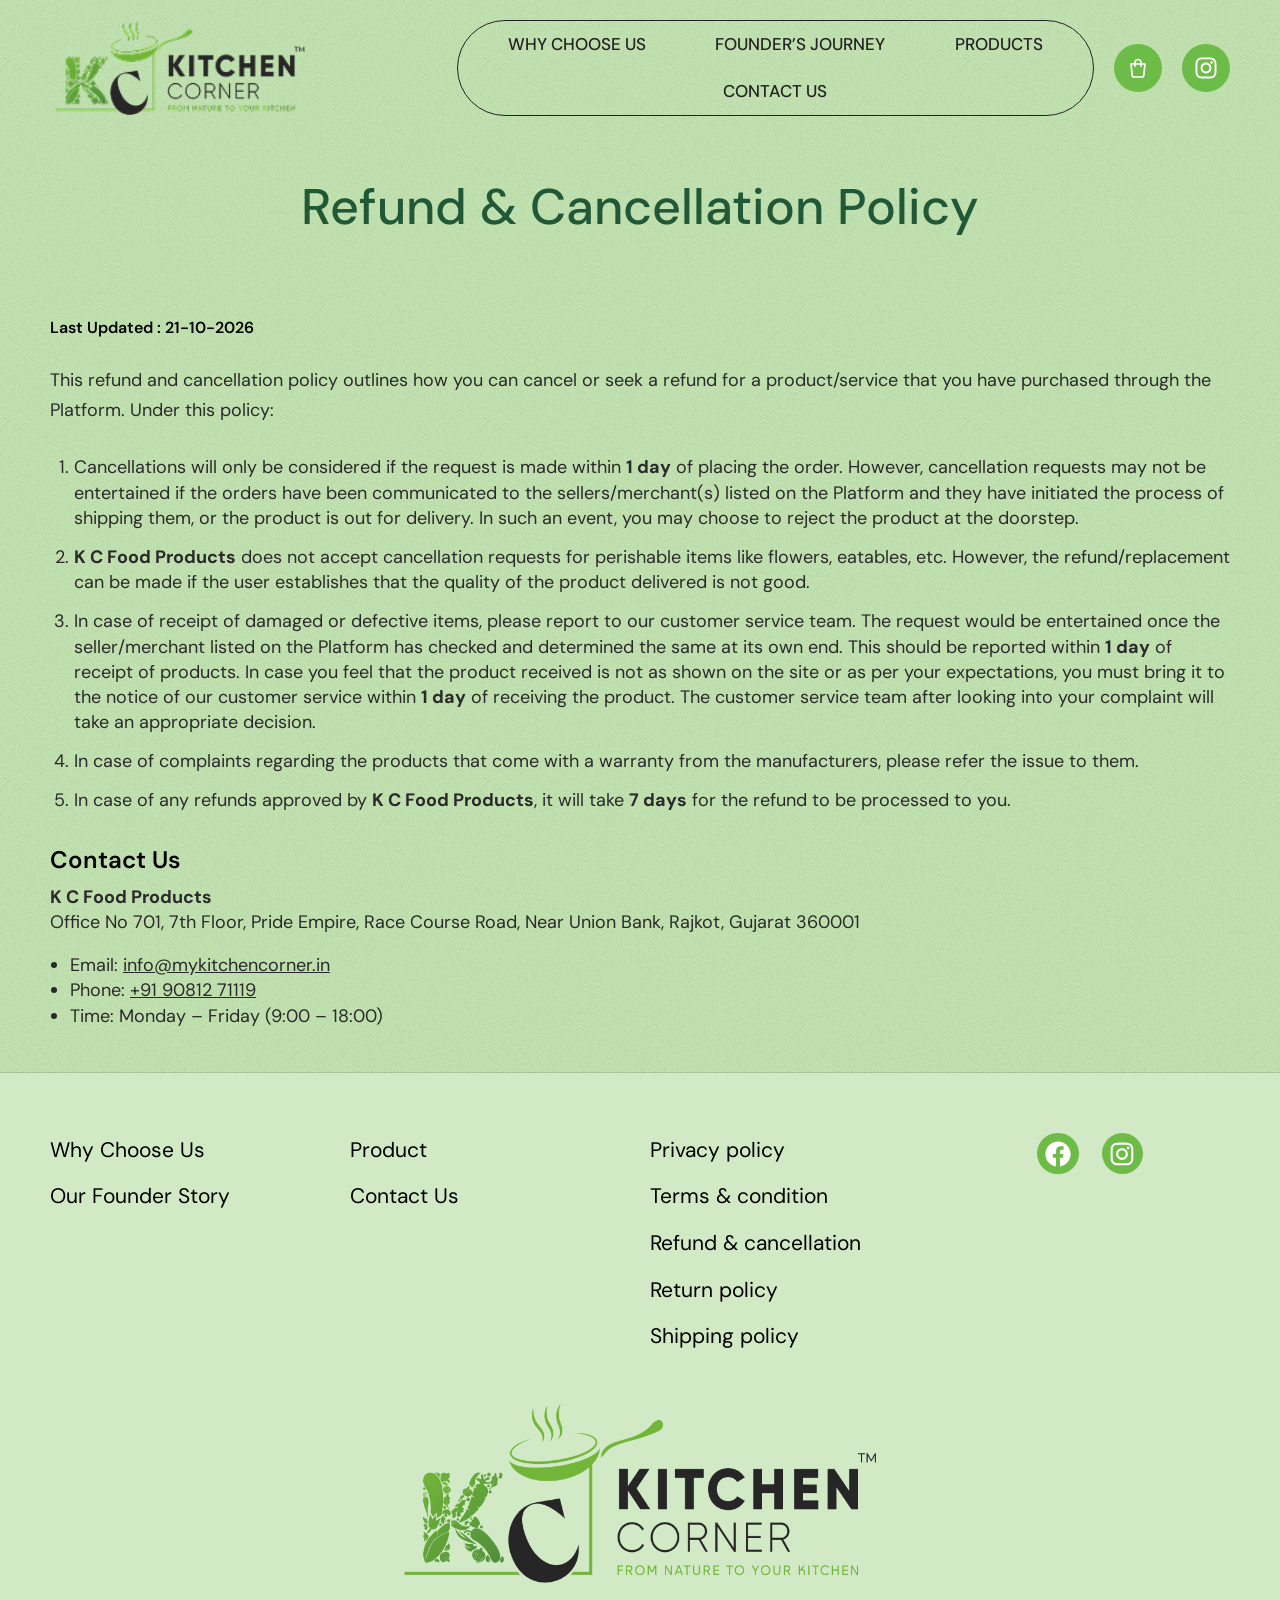
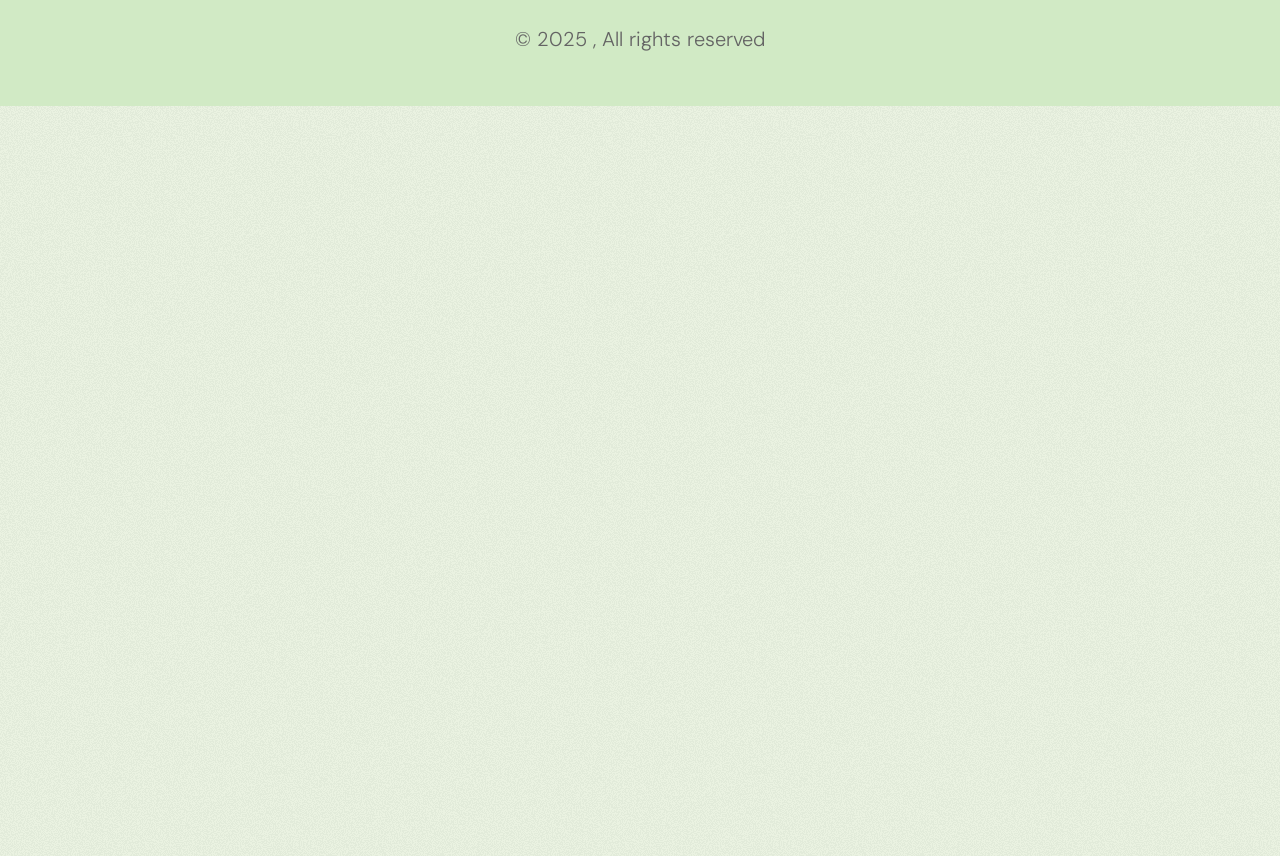
<file: refund-cancellation-policy/index.html>
<!DOCTYPE html>
<html lang="en-US">
<head>
<meta charset="UTF-8">
<meta name="viewport" content="width=device-width, initial-scale=1">
<title>Refund &amp; Cancellation Policy - Kitchen Corner</title>
<meta name="description" content="How to cancel an order or request a refund for Kitchen Corner products.">
<meta name="robots" content="index, follow, max-snippet:-1, max-video-preview:-1, max-image-preview:large">
<link rel="canonical" href="https://mykitchencorner.in/refund-cancellation-policy/">
<meta property="og:url" content="https://mykitchencorner.in/refund-cancellation-policy/">
<meta property="og:description" content="How to cancel an order or request a refund for Kitchen Corner products.">
<meta property="og:image" content="https://mykitchencorner.in/assets/media/2025/12/IMG_6729-1024x768.webp">
<meta property="og:image:alt" content="Kitchen Corner">
<meta property="og:image:secure_url" content="https://mykitchencorner.in/assets/media/2025/12/IMG_6729-1024x768.webp">
<meta name="twitter:title" content="Refund &amp; Cancellation Policy - Kitchen Corner">
<meta name="twitter:description" content="How to cancel an order or request a refund for Kitchen Corner products.">
<meta name="twitter:image" content="https://mykitchencorner.in/assets/media/2025/12/IMG_6729-1024x768.webp">
<meta name="theme-color" content="#215836">
<link rel="manifest" href="/site.webmanifest">
<meta property="og:locale" content="en_US">
<meta property="og:type" content="article">
<meta property="og:title" content="Refund &amp; Cancellation Policy - Kitchen Corner">
<meta property="og:site_name" content="Kitchen Corner">
<meta name="twitter:card" content="summary_large_image">
<link rel="icon" href="/assets/media/2025/11/cropped-Frame-1171275894-2-32x32.png" sizes="32x32">
<link rel="icon" href="/assets/media/2025/11/cropped-Frame-1171275894-2-192x192.png" sizes="192x192">
<link rel="apple-touch-icon" href="/assets/media/2025/11/cropped-Frame-1171275894-2-180x180.png">
<link rel="stylesheet" href="/assets/css/ga-fonts.css">
<link rel="stylesheet" href="/assets/css/ga-base.css">
<link rel="stylesheet" href="/assets/css/ga-legal.css">
<link rel="stylesheet" href="/assets/css/ga-shop.css?v=5">
<script type="application/ld+json">{"@context":"https://schema.org","@graph":[{"@type":"Organization","@id":"https://mykitchencorner.in/#organization","name":"Kitchen Corner","alternateName":"My Kitchen Corner","url":"https://mykitchencorner.in/","logo":{"@type":"ImageObject","@id":"https://mykitchencorner.in/#logo","url":"https://mykitchencorner.in/assets/media/2025/09/Layer_x0020_1.png","contentUrl":"https://mykitchencorner.in/assets/media/2025/09/Layer_x0020_1.png","width":787,"height":299,"caption":"Kitchen Corner"},"image":{"@id":"https://mykitchencorner.in/#logo"},"email":"info@mykitchencorner.in","telephone":"+91 90812 71119","sameAs":["https://www.instagram.com/kitchencorner.in/"]},{"@type":"WebSite","@id":"https://mykitchencorner.in/#website","url":"https://mykitchencorner.in/","name":"Kitchen Corner","description":"Kitchen Corner is the official home of My Kitchen Corner, a brand known for real, honest kitchen essentials. Discover our story, ingredients, and the taste that makes us trusted in every home.","publisher":{"@id":"https://mykitchencorner.in/#organization"},"inLanguage":"en-US"},{"@type":"WebPage","@id":"https://mykitchencorner.in/refund-cancellation-policy/#webpage","url":"https://mykitchencorner.in/refund-cancellation-policy/","name":"Refund &amp; Cancellation Policy - Kitchen Corner","description":"How to cancel an order or request a refund for Kitchen Corner products.","isPartOf":{"@id":"https://mykitchencorner.in/#website"},"about":{"@id":"https://mykitchencorner.in/#organization"},"primaryImageOfPage":{"@type":"ImageObject","url":"https://mykitchencorner.in/assets/media/2025/12/IMG_6729-1024x768.webp"},"inLanguage":"en-US","breadcrumb":{"@id":"https://mykitchencorner.in/refund-cancellation-policy/#breadcrumb"}},{"@type":"BreadcrumbList","@id":"https://mykitchencorner.in/refund-cancellation-policy/#breadcrumb","itemListElement":[{"@type":"ListItem","position":1,"name":"Home","item":"https://mykitchencorner.in/"},{"@type":"ListItem","position":2,"name":"Refund & Cancellation Policy"}]}]}</script>
</head>
<body class="ga-body ga-page-legal ga-page-refund">
<a class="ga-skip-link" href="#ga-content">Skip to content</a>

<div class="ga-page" id="ga-page">

    <header class="ga-header ga-header--dark" id="ga-masthead">
    <p class="ga-sr-only"><a href="/" rel="home" title="Kitchen Corner">Kitchen Corner</a></p>
    <div class="ga-header-bar">

      <div class="ga-header-left">
        <div class="ga-logo" id="ga-logo-slot">
          <a href="/">
            <img src="/assets/media/2025/11/kc-1-1.png" alt="KC Logo" width="234" height="85" fetchpriority="high" decoding="async">
          </a>
        </div>
      </div>

      <div class="ga-header-right">

        <!-- mobile flyout trigger -->
        <div class="ga-burger">
          <div class="ga-burger-btn" role="button" tabindex="0" aria-label="Menu Toggle" aria-expanded="false" aria-controls="ga-flyout">
            <svg aria-hidden="true" viewBox="0 0 448 512" xmlns="http://www.w3.org/2000/svg"><path d="M432 416H16a16 16 0 0 0-16 16v32a16 16 0 0 0 16 16h416a16 16 0 0 0 16-16v-32a16 16 0 0 0-16-16zm0-128H16a16 16 0 0 0-16 16v32a16 16 0 0 0 16 16h416a16 16 0 0 0 16-16v-32a16 16 0 0 0-16-16zm0-128H16a16 16 0 0 0-16 16v32a16 16 0 0 0 16 16h416a16 16 0 0 0 16-16v-32a16 16 0 0 0-16-16zm0-128H16A16 16 0 0 0 0 48v32a16 16 0 0 0 16 16h416a16 16 0 0 0 16-16V48a16 16 0 0 0-16-16z"></path></svg>
          </div>
        </div>

        <!-- desktop / tablet nav -->
        <nav class="ga-nav ga-hide-mobile" aria-label="Primary">
          <div class="ga-nav-inner">
          <div class="ga-nav-toggle" role="button" tabindex="0" aria-label="Menu Toggle" aria-expanded="false">
            <span class="ga-sr-only">Menu</span>
            <svg aria-hidden="true" viewBox="0 0 448 512" xmlns="http://www.w3.org/2000/svg"><path d="M432 416H16a16 16 0 0 0-16 16v32a16 16 0 0 0 16 16h416a16 16 0 0 0 16-16v-32a16 16 0 0 0-16-16zm0-128H16a16 16 0 0 0-16 16v32a16 16 0 0 0 16 16h416a16 16 0 0 0 16-16v-32a16 16 0 0 0-16-16zm0-128H16a16 16 0 0 0-16 16v32a16 16 0 0 0 16 16h416a16 16 0 0 0 16-16v-32a16 16 0 0 0-16-16zm0-128H16A16 16 0 0 0 0 48v32a16 16 0 0 0 16 16h416a16 16 0 0 0 16-16V48a16 16 0 0 0-16-16z"></path></svg>
          </div>
          <ul class="ga-nav-list" id="ga-menu-main">
            <li class="ga-nav-item" data-ga-page="why-choose-us"><a class="ga-nav-link" href="/why-choose-us/">Why Choose Us</a></li>
            <li class="ga-nav-item" data-ga-page="our-founders-journey"><a class="ga-nav-link" href="/our-founders-journey/">Founder&#8217;s Journey</a></li>
            <li class="ga-nav-item" data-ga-page="products"><a class="ga-nav-link" href="/products/">Products</a></li>
            <li class="ga-nav-item" data-ga-page="contact-us"><a class="ga-nav-link" href="/contact-us/">Contact Us</a></li>
          </ul>
          </div>
        </nav>

        <button class="ga-cart-btn" type="button" data-ga-cart-open aria-controls="ga-cart" aria-expanded="false" aria-label="Cart">
          <svg aria-hidden="true" viewBox="0 0 24 24" stroke-width="1.7" stroke-linecap="round" stroke-linejoin="round"><path d="M5 8h14l-1.2 11.1a2 2 0 0 1-2 1.9H8.2a2 2 0 0 1-2-1.9L5 8z"></path><path d="M9 10V6.5a3 3 0 0 1 6 0V10"></path></svg>
          <span class="ga-cart-count" data-ga-cart-count hidden>0</span>
        </button>

        <a class="ga-ig-btn" href="https://www.instagram.com/kitchencorner.in/" aria-label="Instagram">
          <svg aria-hidden="true" viewBox="0 0 448 512" xmlns="http://www.w3.org/2000/svg"><path d="M224.1 141c-63.6 0-114.9 51.3-114.9 114.9s51.3 114.9 114.9 114.9S339 319.5 339 255.9 287.7 141 224.1 141zm0 189.6c-41.1 0-74.7-33.5-74.7-74.7s33.5-74.7 74.7-74.7 74.7 33.5 74.7 74.7-33.6 74.7-74.7 74.7zm146.4-194.3c0 14.9-12 26.8-26.8 26.8-14.9 0-26.8-12-26.8-26.8s12-26.8 26.8-26.8 26.8 12 26.8 26.8zm76.1 27.2c-1.7-35.9-9.9-67.7-36.2-93.9-26.2-26.2-58-34.4-93.9-36.2-37-2.1-147.9-2.1-184.9 0-35.8 1.7-67.6 9.9-93.9 36.1s-34.4 58-36.2 93.9c-2.1 37-2.1 147.9 0 184.9 1.7 35.9 9.9 67.7 36.2 93.9s58 34.4 93.9 36.2c37 2.1 147.9 2.1 184.9 0 35.9-1.7 67.7-9.9 93.9-36.2 26.2-26.2 34.4-58 36.2-93.9 2.1-37 2.1-147.8 0-184.8zM398.8 388c-7.8 19.6-22.9 34.7-42.6 42.6-29.5 11.7-99.5 9-132.1 9s-102.7 2.6-132.1-9c-19.6-7.8-34.7-22.9-42.6-42.6-11.7-29.5-9-99.5-9-132.1s-2.6-102.7 9-132.1c7.8-19.6 22.9-34.7 42.6-42.6 29.5-11.7 99.5-9 132.1-9s102.7-2.6 132.1 9c19.6 7.8 34.7 22.9 42.6 42.6 11.7 29.5 9 99.5 9 132.1s2.7 102.7-9 132.1z"></path></svg>
        </a>

      </div>
    </div>
  </header>

  <!-- mobile flyout drawer -->
  <div class="ga-flyout-overlay" aria-hidden="true"></div>
  <aside class="ga-flyout" id="ga-flyout" aria-hidden="true" aria-label="Mobile menu">
    <div class="ga-flyout-close" role="button" tabindex="0" aria-label="Close menu">
      <svg aria-hidden="true" viewBox="0 0 512 512" xmlns="http://www.w3.org/2000/svg"><path d="M464 32H48C21.5 32 0 53.5 0 80v352c0 26.5 21.5 48 48 48h416c26.5 0 48-21.5 48-48V80c0-26.5-21.5-48-48-48zm0 394c0 3.3-2.7 6-6 6H54c-3.3 0-6-2.7-6-6V86c0-3.3 2.7-6 6-6h404c3.3 0 6 2.7 6 6v340zM356.5 194.6L295.1 256l61.4 61.4c4.6 4.6 4.6 12.1 0 16.8l-22.3 22.3c-4.6 4.6-12.1 4.6-16.8 0L256 295.1l-61.4 61.4c-4.6 4.6-12.1 4.6-16.8 0l-22.3-22.3c-4.6-4.6-4.6-12.1 0-16.8l61.4-61.4-61.4-61.4c-4.6-4.6-4.6-12.1 0-16.8l22.3-22.3c4.6-4.6 12.1-4.6 16.8 0l61.4 61.4 61.4-61.4c4.6-4.6 12.1-4.6 16.8 0l22.3 22.3c4.7 4.6 4.7 12.1 0 16.8z"></path></svg>
    </div>
    <nav aria-label="Mobile">
      <ul class="ga-flyout-list" id="ga-menu-flyout">
        <li data-ga-page="why-choose-us"><a href="/why-choose-us/">Why Choose Us</a></li>
        <li data-ga-page="our-founders-journey"><a href="/our-founders-journey/">Founder&#8217;s Journey</a></li>
        <li data-ga-page="products"><a href="/products/">Products</a></li>
        <li data-ga-page="contact-us"><a href="/contact-us/">Contact Us</a></li>
      </ul>
    </nav>
  </aside>


  <div class="ga-content" id="ga-content">
    <main class="ga-main" id="ga-main">
      <section class="ga-sec ga-legal">
        <div class="ga-sec-inner ga-legal-inner">
          <h1 class="ga-legal-title">Refund &amp; Cancellation Policy</h1>
          <div class="ga-legal-date">Last Updated : 21-10-2026</div>
          <div class="ga-rte ga-legal-lead"><p>This refund and cancellation policy outlines how you can cancel or seek a refund for a product/service that you have purchased through the Platform. Under this policy:</p></div>
          <div class="ga-legal-block">
            <div class="ga-rte ga-legal-body ga-lh-14"><ol class="ga-legal-ol"><li>Cancellations will only be considered if the request is made within <b>1 day</b> of placing the order. However, cancellation requests may not be entertained if the orders have been communicated to the sellers/merchant(s) listed on the Platform and they have initiated the process of shipping them, or the product is out for delivery. In such an event, you may choose to reject the product at the doorstep.</li><li><b>K C Food Products</b> does not accept cancellation requests for perishable items like flowers, eatables, etc. However, the refund/replacement can be made if the user establishes that the quality of the product delivered is not good.</li><li>In case of receipt of damaged or defective items, please report to our customer service team. The request would be entertained once the seller/merchant listed on the Platform has checked and determined the same at its own end. This should be reported within <b>1 day</b> of receipt of products. In case you feel that the product received is not as shown on the site or as per your expectations, you must bring it to the notice of our customer service within <b>1 day</b> of receiving the product. The customer service team after looking into your complaint will take an appropriate decision.</li><li>In case of complaints regarding the products that come with a warranty from the manufacturers, please refer the issue to them.</li><li>In case of any refunds approved by <b>K C Food Products</b>, it will take <b>7 days</b> for the refund to be processed to you.</li></ol></div>
          </div>
          <div class="ga-legal-block">
            <h2 class="ga-legal-h">Contact Us</h2>
            <div class="ga-rte ga-legal-body ga-lh-14"><p><b>K C Food Products</b><br>Office No 701, 7th Floor, Pride Empire, Race Course Road, Near Union Bank, Rajkot, Gujarat 360001</p>
<ul>
<li>Email: <a href="mailto:info@mykitchencorner.in">info@mykitchencorner.in</a></li>
<li>Phone: <a href="tel:+919081271119">+91 90812 71119</a></li>
<li>Time: Monday &ndash; Friday (9:00 &ndash; 18:00)</li>
</ul></div>
          </div>
        </div>
      </section>
    </main>
  </div>

    <footer class="ga-footer" id="ga-colophon">
    <div class="ga-footer-main" id="ga-footer-con">
      <div class="ga-footer-inner">
        <div class="ga-footer-cols">

          <div class="ga-footer-col">
            <ul class="ga-footer-links">
              <li><a href="/why-choose-us/"><span>Why Choose Us</span></a></li>
              <li><a href="/our-founders-journey/"><span>Our Founder Story</span></a></li>
            </ul>
          </div>

          <div class="ga-footer-col">
            <ul class="ga-footer-links">
              <li><a href="/products/"><span>Product</span></a></li>
              <li><a href="/contact-us/"><span>Contact Us</span></a></li>
            </ul>
          </div>

          <div class="ga-footer-col">
            <ul class="ga-footer-links">
              <li><a href="/privacy-policy/"><span>Privacy policy</span></a></li>
              <li><a href="/terms-conditions/"><span>Terms &amp; condition</span></a></li>
              <li><a href="/refund-cancellation-policy/"><span>Refund &amp; cancellation</span></a></li>
              <li><a href="/return-policy/"><span>Return policy</span></a></li>
              <li><a href="/shipping-policy/"><span>Shipping policy</span></a></li>
            </ul>
          </div>

          <div class="ga-footer-col">
            <div class="ga-social" role="list">
              <span role="listitem">
                <a class="ga-social-icon ga-social-facebook" target="_blank" rel="noopener">
                  <span class="ga-sr-only">Facebook</span>
                  <svg aria-hidden="true" viewBox="0 0 512 512" xmlns="http://www.w3.org/2000/svg"><path d="M504 256C504 119 393 8 256 8S8 119 8 256c0 123.78 90.69 226.38 209.25 245V327.69h-63V256h63v-54.64c0-62.15 37-96.48 93.67-96.48 27.14 0 55.52 4.84 55.52 4.84v61h-31.28c-30.8 0-40.41 19.12-40.41 38.73V256h68.78l-11 71.69h-57.78V501C413.31 482.38 504 379.78 504 256z"></path></svg>
                </a>
              </span>
              <span role="listitem">
                <a class="ga-social-icon ga-social-instagram" href="https://www.instagram.com/kitchencorner.in/" target="_blank" rel="noopener">
                  <span class="ga-sr-only">Instagram</span>
                  <svg aria-hidden="true" viewBox="0 0 448 512" xmlns="http://www.w3.org/2000/svg"><path d="M224.1 141c-63.6 0-114.9 51.3-114.9 114.9s51.3 114.9 114.9 114.9S339 319.5 339 255.9 287.7 141 224.1 141zm0 189.6c-41.1 0-74.7-33.5-74.7-74.7s33.5-74.7 74.7-74.7 74.7 33.5 74.7 74.7-33.6 74.7-74.7 74.7zm146.4-194.3c0 14.9-12 26.8-26.8 26.8-14.9 0-26.8-12-26.8-26.8s12-26.8 26.8-26.8 26.8 12 26.8 26.8zm76.1 27.2c-1.7-35.9-9.9-67.7-36.2-93.9-26.2-26.2-58-34.4-93.9-36.2-37-2.1-147.9-2.1-184.9 0-35.8 1.7-67.6 9.9-93.9 36.1s-34.4 58-36.2 93.9c-2.1 37-2.1 147.9 0 184.9 1.7 35.9 9.9 67.7 36.2 93.9s58 34.4 93.9 36.2c37 2.1 147.9 2.1 184.9 0 35.9-1.7 67.7-9.9 93.9-36.2 26.2-26.2 34.4-58 36.2-93.9 2.1-37 2.1-147.8 0-184.8zM398.8 388c-7.8 19.6-22.9 34.7-42.6 42.6-29.5 11.7-99.5 9-132.1 9s-102.7 2.6-132.1-9c-19.6-7.8-34.7-22.9-42.6-42.6-11.7-29.5-9-99.5-9-132.1s-2.6-102.7 9-132.1c7.8-19.6 22.9-34.7 42.6-42.6 29.5-11.7 99.5-9 132.1-9s102.7-2.6 132.1 9c19.6 7.8 34.7 22.9 42.6 42.6 11.7 29.5 9 99.5 9 132.1s2.7 102.7-9 132.1z"></path></svg>
                </a>
              </span>
            </div>
          </div>

        </div>

        <div class="ga-footer-logo">
          <img src="/assets/media/2025/09/Layer_x0020_1.png" alt="KC - logo Original" width="787" height="299" loading="lazy" decoding="async">
        </div>

        <div class="ga-footer-copy">
          <p>&#169; 2025 , All rights reserved</p>
        </div>

      </div>
    </div>
    <div class="ga-footer-pattern"></div>
  </footer>


</div>

<script src="/assets/js/ga-main.js"></script>
<script src="/assets/js/ga-shop-config.js?v=7"></script>
<script src="/assets/js/ga-shop.js?v=7"></script>
</body>
</html>
</file>
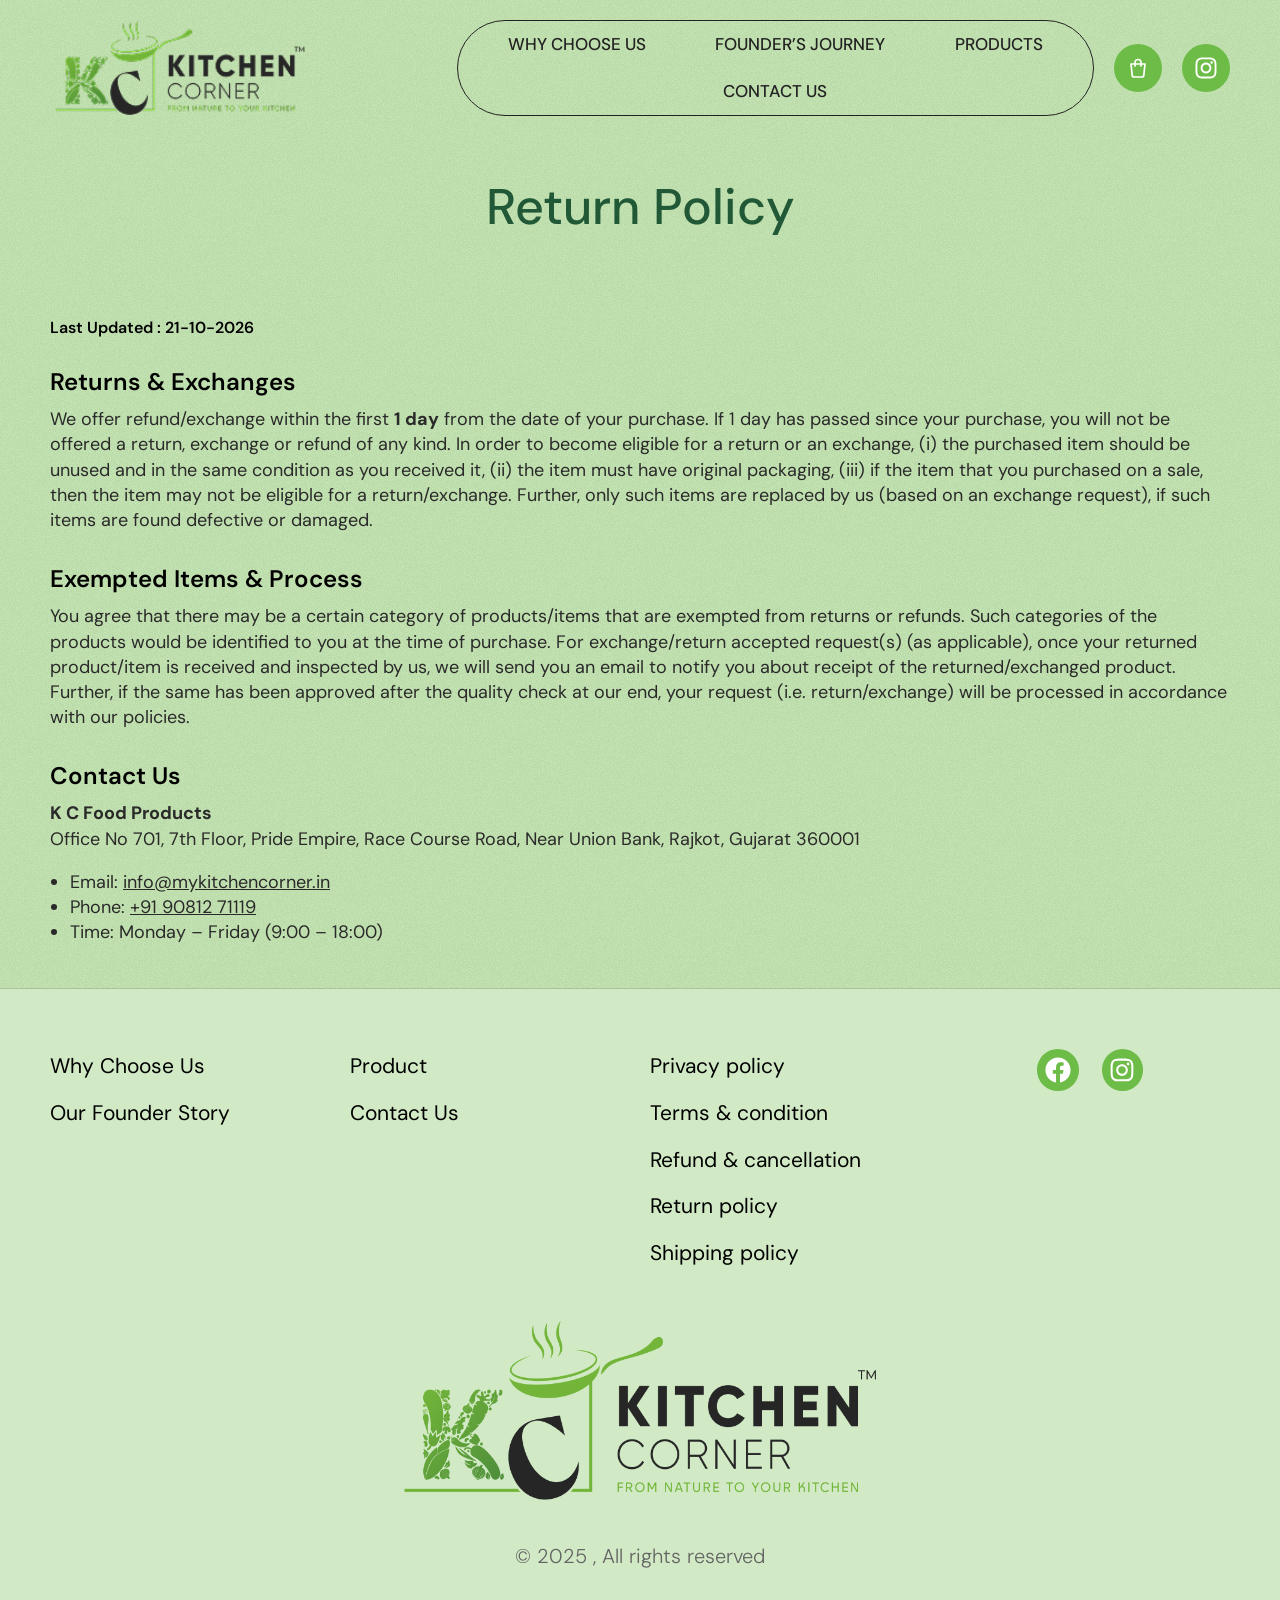
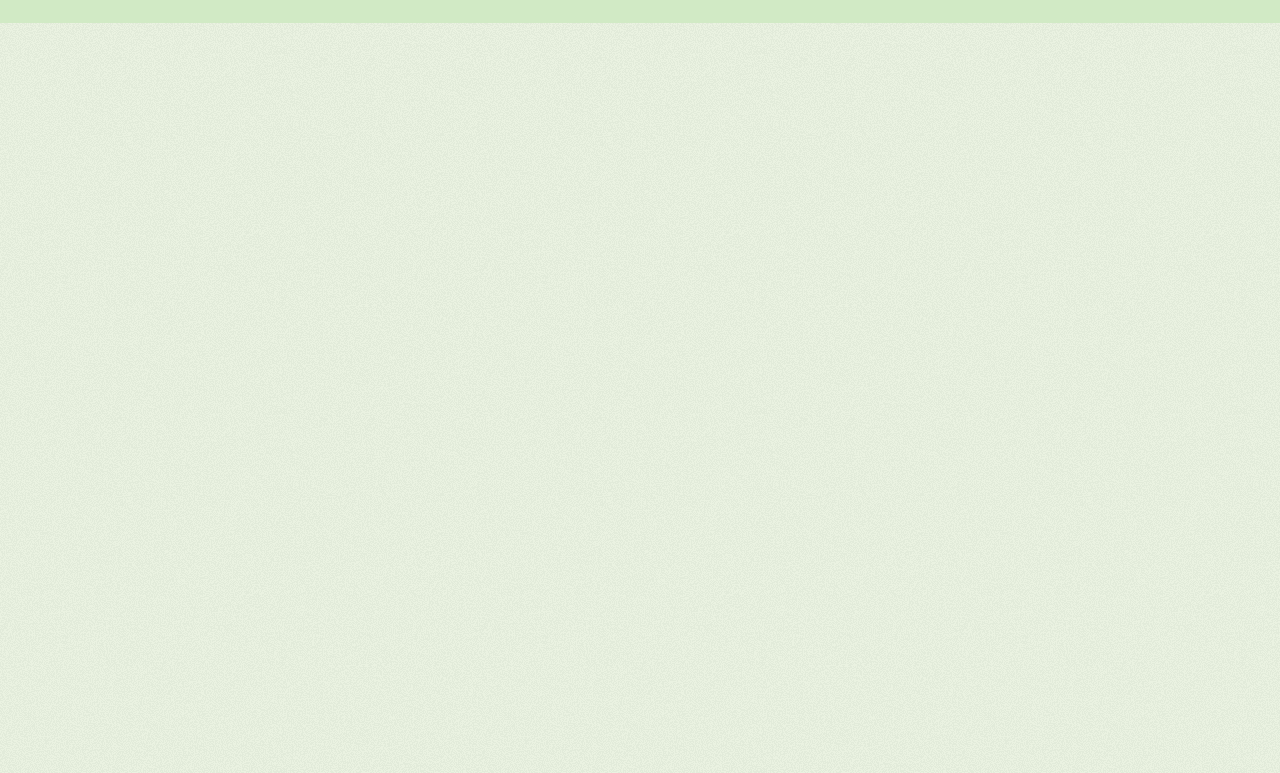
<file: return-policy/index.html>
<!DOCTYPE html>
<html lang="en-US">
<head>
<meta charset="UTF-8">
<meta name="viewport" content="width=device-width, initial-scale=1">
<title>Return Policy - Kitchen Corner</title>
<meta name="description" content="Return and exchange terms for Kitchen Corner products.">
<meta name="robots" content="index, follow, max-snippet:-1, max-video-preview:-1, max-image-preview:large">
<link rel="canonical" href="https://mykitchencorner.in/return-policy/">
<meta property="og:url" content="https://mykitchencorner.in/return-policy/">
<meta property="og:description" content="Return and exchange terms for Kitchen Corner products.">
<meta property="og:image" content="https://mykitchencorner.in/assets/media/2025/12/IMG_6729-1024x768.webp">
<meta property="og:image:alt" content="Kitchen Corner">
<meta property="og:image:secure_url" content="https://mykitchencorner.in/assets/media/2025/12/IMG_6729-1024x768.webp">
<meta name="twitter:title" content="Return Policy - Kitchen Corner">
<meta name="twitter:description" content="Return and exchange terms for Kitchen Corner products.">
<meta name="twitter:image" content="https://mykitchencorner.in/assets/media/2025/12/IMG_6729-1024x768.webp">
<meta name="theme-color" content="#215836">
<link rel="manifest" href="/site.webmanifest">
<meta property="og:locale" content="en_US">
<meta property="og:type" content="article">
<meta property="og:title" content="Return Policy - Kitchen Corner">
<meta property="og:site_name" content="Kitchen Corner">
<meta name="twitter:card" content="summary_large_image">
<link rel="icon" href="/assets/media/2025/11/cropped-Frame-1171275894-2-32x32.png" sizes="32x32">
<link rel="icon" href="/assets/media/2025/11/cropped-Frame-1171275894-2-192x192.png" sizes="192x192">
<link rel="apple-touch-icon" href="/assets/media/2025/11/cropped-Frame-1171275894-2-180x180.png">
<link rel="stylesheet" href="/assets/css/ga-fonts.css">
<link rel="stylesheet" href="/assets/css/ga-base.css">
<link rel="stylesheet" href="/assets/css/ga-legal.css">
<link rel="stylesheet" href="/assets/css/ga-shop.css?v=5">
<script type="application/ld+json">{"@context":"https://schema.org","@graph":[{"@type":"Organization","@id":"https://mykitchencorner.in/#organization","name":"Kitchen Corner","alternateName":"My Kitchen Corner","url":"https://mykitchencorner.in/","logo":{"@type":"ImageObject","@id":"https://mykitchencorner.in/#logo","url":"https://mykitchencorner.in/assets/media/2025/09/Layer_x0020_1.png","contentUrl":"https://mykitchencorner.in/assets/media/2025/09/Layer_x0020_1.png","width":787,"height":299,"caption":"Kitchen Corner"},"image":{"@id":"https://mykitchencorner.in/#logo"},"email":"info@mykitchencorner.in","telephone":"+91 90812 71119","sameAs":["https://www.instagram.com/kitchencorner.in/"]},{"@type":"WebSite","@id":"https://mykitchencorner.in/#website","url":"https://mykitchencorner.in/","name":"Kitchen Corner","description":"Kitchen Corner is the official home of My Kitchen Corner, a brand known for real, honest kitchen essentials. Discover our story, ingredients, and the taste that makes us trusted in every home.","publisher":{"@id":"https://mykitchencorner.in/#organization"},"inLanguage":"en-US"},{"@type":"WebPage","@id":"https://mykitchencorner.in/return-policy/#webpage","url":"https://mykitchencorner.in/return-policy/","name":"Return Policy - Kitchen Corner","description":"Return and exchange terms for Kitchen Corner products.","isPartOf":{"@id":"https://mykitchencorner.in/#website"},"about":{"@id":"https://mykitchencorner.in/#organization"},"primaryImageOfPage":{"@type":"ImageObject","url":"https://mykitchencorner.in/assets/media/2025/12/IMG_6729-1024x768.webp"},"inLanguage":"en-US","breadcrumb":{"@id":"https://mykitchencorner.in/return-policy/#breadcrumb"}},{"@type":"BreadcrumbList","@id":"https://mykitchencorner.in/return-policy/#breadcrumb","itemListElement":[{"@type":"ListItem","position":1,"name":"Home","item":"https://mykitchencorner.in/"},{"@type":"ListItem","position":2,"name":"Return Policy"}]}]}</script>
</head>
<body class="ga-body ga-page-legal ga-page-return">
<a class="ga-skip-link" href="#ga-content">Skip to content</a>

<div class="ga-page" id="ga-page">

    <header class="ga-header ga-header--dark" id="ga-masthead">
    <p class="ga-sr-only"><a href="/" rel="home" title="Kitchen Corner">Kitchen Corner</a></p>
    <div class="ga-header-bar">

      <div class="ga-header-left">
        <div class="ga-logo" id="ga-logo-slot">
          <a href="/">
            <img src="/assets/media/2025/11/kc-1-1.png" alt="KC Logo" width="234" height="85" fetchpriority="high" decoding="async">
          </a>
        </div>
      </div>

      <div class="ga-header-right">

        <!-- mobile flyout trigger -->
        <div class="ga-burger">
          <div class="ga-burger-btn" role="button" tabindex="0" aria-label="Menu Toggle" aria-expanded="false" aria-controls="ga-flyout">
            <svg aria-hidden="true" viewBox="0 0 448 512" xmlns="http://www.w3.org/2000/svg"><path d="M432 416H16a16 16 0 0 0-16 16v32a16 16 0 0 0 16 16h416a16 16 0 0 0 16-16v-32a16 16 0 0 0-16-16zm0-128H16a16 16 0 0 0-16 16v32a16 16 0 0 0 16 16h416a16 16 0 0 0 16-16v-32a16 16 0 0 0-16-16zm0-128H16a16 16 0 0 0-16 16v32a16 16 0 0 0 16 16h416a16 16 0 0 0 16-16v-32a16 16 0 0 0-16-16zm0-128H16A16 16 0 0 0 0 48v32a16 16 0 0 0 16 16h416a16 16 0 0 0 16-16V48a16 16 0 0 0-16-16z"></path></svg>
          </div>
        </div>

        <!-- desktop / tablet nav -->
        <nav class="ga-nav ga-hide-mobile" aria-label="Primary">
          <div class="ga-nav-inner">
          <div class="ga-nav-toggle" role="button" tabindex="0" aria-label="Menu Toggle" aria-expanded="false">
            <span class="ga-sr-only">Menu</span>
            <svg aria-hidden="true" viewBox="0 0 448 512" xmlns="http://www.w3.org/2000/svg"><path d="M432 416H16a16 16 0 0 0-16 16v32a16 16 0 0 0 16 16h416a16 16 0 0 0 16-16v-32a16 16 0 0 0-16-16zm0-128H16a16 16 0 0 0-16 16v32a16 16 0 0 0 16 16h416a16 16 0 0 0 16-16v-32a16 16 0 0 0-16-16zm0-128H16a16 16 0 0 0-16 16v32a16 16 0 0 0 16 16h416a16 16 0 0 0 16-16v-32a16 16 0 0 0-16-16zm0-128H16A16 16 0 0 0 0 48v32a16 16 0 0 0 16 16h416a16 16 0 0 0 16-16V48a16 16 0 0 0-16-16z"></path></svg>
          </div>
          <ul class="ga-nav-list" id="ga-menu-main">
            <li class="ga-nav-item" data-ga-page="why-choose-us"><a class="ga-nav-link" href="/why-choose-us/">Why Choose Us</a></li>
            <li class="ga-nav-item" data-ga-page="our-founders-journey"><a class="ga-nav-link" href="/our-founders-journey/">Founder&#8217;s Journey</a></li>
            <li class="ga-nav-item" data-ga-page="products"><a class="ga-nav-link" href="/products/">Products</a></li>
            <li class="ga-nav-item" data-ga-page="contact-us"><a class="ga-nav-link" href="/contact-us/">Contact Us</a></li>
          </ul>
          </div>
        </nav>

        <button class="ga-cart-btn" type="button" data-ga-cart-open aria-controls="ga-cart" aria-expanded="false" aria-label="Cart">
          <svg aria-hidden="true" viewBox="0 0 24 24" stroke-width="1.7" stroke-linecap="round" stroke-linejoin="round"><path d="M5 8h14l-1.2 11.1a2 2 0 0 1-2 1.9H8.2a2 2 0 0 1-2-1.9L5 8z"></path><path d="M9 10V6.5a3 3 0 0 1 6 0V10"></path></svg>
          <span class="ga-cart-count" data-ga-cart-count hidden>0</span>
        </button>

        <a class="ga-ig-btn" href="https://www.instagram.com/kitchencorner.in/" aria-label="Instagram">
          <svg aria-hidden="true" viewBox="0 0 448 512" xmlns="http://www.w3.org/2000/svg"><path d="M224.1 141c-63.6 0-114.9 51.3-114.9 114.9s51.3 114.9 114.9 114.9S339 319.5 339 255.9 287.7 141 224.1 141zm0 189.6c-41.1 0-74.7-33.5-74.7-74.7s33.5-74.7 74.7-74.7 74.7 33.5 74.7 74.7-33.6 74.7-74.7 74.7zm146.4-194.3c0 14.9-12 26.8-26.8 26.8-14.9 0-26.8-12-26.8-26.8s12-26.8 26.8-26.8 26.8 12 26.8 26.8zm76.1 27.2c-1.7-35.9-9.9-67.7-36.2-93.9-26.2-26.2-58-34.4-93.9-36.2-37-2.1-147.9-2.1-184.9 0-35.8 1.7-67.6 9.9-93.9 36.1s-34.4 58-36.2 93.9c-2.1 37-2.1 147.9 0 184.9 1.7 35.9 9.9 67.7 36.2 93.9s58 34.4 93.9 36.2c37 2.1 147.9 2.1 184.9 0 35.9-1.7 67.7-9.9 93.9-36.2 26.2-26.2 34.4-58 36.2-93.9 2.1-37 2.1-147.8 0-184.8zM398.8 388c-7.8 19.6-22.9 34.7-42.6 42.6-29.5 11.7-99.5 9-132.1 9s-102.7 2.6-132.1-9c-19.6-7.8-34.7-22.9-42.6-42.6-11.7-29.5-9-99.5-9-132.1s-2.6-102.7 9-132.1c7.8-19.6 22.9-34.7 42.6-42.6 29.5-11.7 99.5-9 132.1-9s102.7-2.6 132.1 9c19.6 7.8 34.7 22.9 42.6 42.6 11.7 29.5 9 99.5 9 132.1s2.7 102.7-9 132.1z"></path></svg>
        </a>

      </div>
    </div>
  </header>

  <!-- mobile flyout drawer -->
  <div class="ga-flyout-overlay" aria-hidden="true"></div>
  <aside class="ga-flyout" id="ga-flyout" aria-hidden="true" aria-label="Mobile menu">
    <div class="ga-flyout-close" role="button" tabindex="0" aria-label="Close menu">
      <svg aria-hidden="true" viewBox="0 0 512 512" xmlns="http://www.w3.org/2000/svg"><path d="M464 32H48C21.5 32 0 53.5 0 80v352c0 26.5 21.5 48 48 48h416c26.5 0 48-21.5 48-48V80c0-26.5-21.5-48-48-48zm0 394c0 3.3-2.7 6-6 6H54c-3.3 0-6-2.7-6-6V86c0-3.3 2.7-6 6-6h404c3.3 0 6 2.7 6 6v340zM356.5 194.6L295.1 256l61.4 61.4c4.6 4.6 4.6 12.1 0 16.8l-22.3 22.3c-4.6 4.6-12.1 4.6-16.8 0L256 295.1l-61.4 61.4c-4.6 4.6-12.1 4.6-16.8 0l-22.3-22.3c-4.6-4.6-4.6-12.1 0-16.8l61.4-61.4-61.4-61.4c-4.6-4.6-4.6-12.1 0-16.8l22.3-22.3c4.6-4.6 12.1-4.6 16.8 0l61.4 61.4 61.4-61.4c4.6-4.6 12.1-4.6 16.8 0l22.3 22.3c4.7 4.6 4.7 12.1 0 16.8z"></path></svg>
    </div>
    <nav aria-label="Mobile">
      <ul class="ga-flyout-list" id="ga-menu-flyout">
        <li data-ga-page="why-choose-us"><a href="/why-choose-us/">Why Choose Us</a></li>
        <li data-ga-page="our-founders-journey"><a href="/our-founders-journey/">Founder&#8217;s Journey</a></li>
        <li data-ga-page="products"><a href="/products/">Products</a></li>
        <li data-ga-page="contact-us"><a href="/contact-us/">Contact Us</a></li>
      </ul>
    </nav>
  </aside>


  <div class="ga-content" id="ga-content">
    <main class="ga-main" id="ga-main">
      <section class="ga-sec ga-legal">
        <div class="ga-sec-inner ga-legal-inner">
          <h1 class="ga-legal-title">Return Policy</h1>
          <div class="ga-legal-date">Last Updated : 21-10-2026</div>
          <div class="ga-legal-block">
            <h2 class="ga-legal-h">Returns &amp; Exchanges</h2>
            <div class="ga-rte ga-legal-body ga-lh-14"><p>We offer refund/exchange within the first <b>1 day</b> from the date of your purchase. If 1 day has passed since your purchase, you will not be offered a return, exchange or refund of any kind. In order to become eligible for a return or an exchange, (i) the purchased item should be unused and in the same condition as you received it, (ii) the item must have original packaging, (iii) if the item that you purchased on a sale, then the item may not be eligible for a return/exchange. Further, only such items are replaced by us (based on an exchange request), if such items are found defective or damaged.</p></div>
          </div>
          <div class="ga-legal-block">
            <h2 class="ga-legal-h">Exempted Items &amp; Process</h2>
            <div class="ga-rte ga-legal-body ga-lh-14"><p>You agree that there may be a certain category of products/items that are exempted from returns or refunds. Such categories of the products would be identified to you at the time of purchase. For exchange/return accepted request(s) (as applicable), once your returned product/item is received and inspected by us, we will send you an email to notify you about receipt of the returned/exchanged product. Further, if the same has been approved after the quality check at our end, your request (i.e. return/exchange) will be processed in accordance with our policies.</p></div>
          </div>
          <div class="ga-legal-block">
            <h2 class="ga-legal-h">Contact Us</h2>
            <div class="ga-rte ga-legal-body ga-lh-14"><p><b>K C Food Products</b><br>Office No 701, 7th Floor, Pride Empire, Race Course Road, Near Union Bank, Rajkot, Gujarat 360001</p>
<ul>
<li>Email: <a href="mailto:info@mykitchencorner.in">info@mykitchencorner.in</a></li>
<li>Phone: <a href="tel:+919081271119">+91 90812 71119</a></li>
<li>Time: Monday &ndash; Friday (9:00 &ndash; 18:00)</li>
</ul></div>
          </div>
        </div>
      </section>
    </main>
  </div>

    <footer class="ga-footer" id="ga-colophon">
    <div class="ga-footer-main" id="ga-footer-con">
      <div class="ga-footer-inner">
        <div class="ga-footer-cols">

          <div class="ga-footer-col">
            <ul class="ga-footer-links">
              <li><a href="/why-choose-us/"><span>Why Choose Us</span></a></li>
              <li><a href="/our-founders-journey/"><span>Our Founder Story</span></a></li>
            </ul>
          </div>

          <div class="ga-footer-col">
            <ul class="ga-footer-links">
              <li><a href="/products/"><span>Product</span></a></li>
              <li><a href="/contact-us/"><span>Contact Us</span></a></li>
            </ul>
          </div>

          <div class="ga-footer-col">
            <ul class="ga-footer-links">
              <li><a href="/privacy-policy/"><span>Privacy policy</span></a></li>
              <li><a href="/terms-conditions/"><span>Terms &amp; condition</span></a></li>
              <li><a href="/refund-cancellation-policy/"><span>Refund &amp; cancellation</span></a></li>
              <li><a href="/return-policy/"><span>Return policy</span></a></li>
              <li><a href="/shipping-policy/"><span>Shipping policy</span></a></li>
            </ul>
          </div>

          <div class="ga-footer-col">
            <div class="ga-social" role="list">
              <span role="listitem">
                <a class="ga-social-icon ga-social-facebook" target="_blank" rel="noopener">
                  <span class="ga-sr-only">Facebook</span>
                  <svg aria-hidden="true" viewBox="0 0 512 512" xmlns="http://www.w3.org/2000/svg"><path d="M504 256C504 119 393 8 256 8S8 119 8 256c0 123.78 90.69 226.38 209.25 245V327.69h-63V256h63v-54.64c0-62.15 37-96.48 93.67-96.48 27.14 0 55.52 4.84 55.52 4.84v61h-31.28c-30.8 0-40.41 19.12-40.41 38.73V256h68.78l-11 71.69h-57.78V501C413.31 482.38 504 379.78 504 256z"></path></svg>
                </a>
              </span>
              <span role="listitem">
                <a class="ga-social-icon ga-social-instagram" href="https://www.instagram.com/kitchencorner.in/" target="_blank" rel="noopener">
                  <span class="ga-sr-only">Instagram</span>
                  <svg aria-hidden="true" viewBox="0 0 448 512" xmlns="http://www.w3.org/2000/svg"><path d="M224.1 141c-63.6 0-114.9 51.3-114.9 114.9s51.3 114.9 114.9 114.9S339 319.5 339 255.9 287.7 141 224.1 141zm0 189.6c-41.1 0-74.7-33.5-74.7-74.7s33.5-74.7 74.7-74.7 74.7 33.5 74.7 74.7-33.6 74.7-74.7 74.7zm146.4-194.3c0 14.9-12 26.8-26.8 26.8-14.9 0-26.8-12-26.8-26.8s12-26.8 26.8-26.8 26.8 12 26.8 26.8zm76.1 27.2c-1.7-35.9-9.9-67.7-36.2-93.9-26.2-26.2-58-34.4-93.9-36.2-37-2.1-147.9-2.1-184.9 0-35.8 1.7-67.6 9.9-93.9 36.1s-34.4 58-36.2 93.9c-2.1 37-2.1 147.9 0 184.9 1.7 35.9 9.9 67.7 36.2 93.9s58 34.4 93.9 36.2c37 2.1 147.9 2.1 184.9 0 35.9-1.7 67.7-9.9 93.9-36.2 26.2-26.2 34.4-58 36.2-93.9 2.1-37 2.1-147.8 0-184.8zM398.8 388c-7.8 19.6-22.9 34.7-42.6 42.6-29.5 11.7-99.5 9-132.1 9s-102.7 2.6-132.1-9c-19.6-7.8-34.7-22.9-42.6-42.6-11.7-29.5-9-99.5-9-132.1s-2.6-102.7 9-132.1c7.8-19.6 22.9-34.7 42.6-42.6 29.5-11.7 99.5-9 132.1-9s102.7-2.6 132.1 9c19.6 7.8 34.7 22.9 42.6 42.6 11.7 29.5 9 99.5 9 132.1s2.7 102.7-9 132.1z"></path></svg>
                </a>
              </span>
            </div>
          </div>

        </div>

        <div class="ga-footer-logo">
          <img src="/assets/media/2025/09/Layer_x0020_1.png" alt="KC - logo Original" width="787" height="299" loading="lazy" decoding="async">
        </div>

        <div class="ga-footer-copy">
          <p>&#169; 2025 , All rights reserved</p>
        </div>

      </div>
    </div>
    <div class="ga-footer-pattern"></div>
  </footer>


</div>

<script src="/assets/js/ga-main.js"></script>
<script src="/assets/js/ga-shop-config.js?v=7"></script>
<script src="/assets/js/ga-shop.js?v=7"></script>
</body>
</html>
</file>
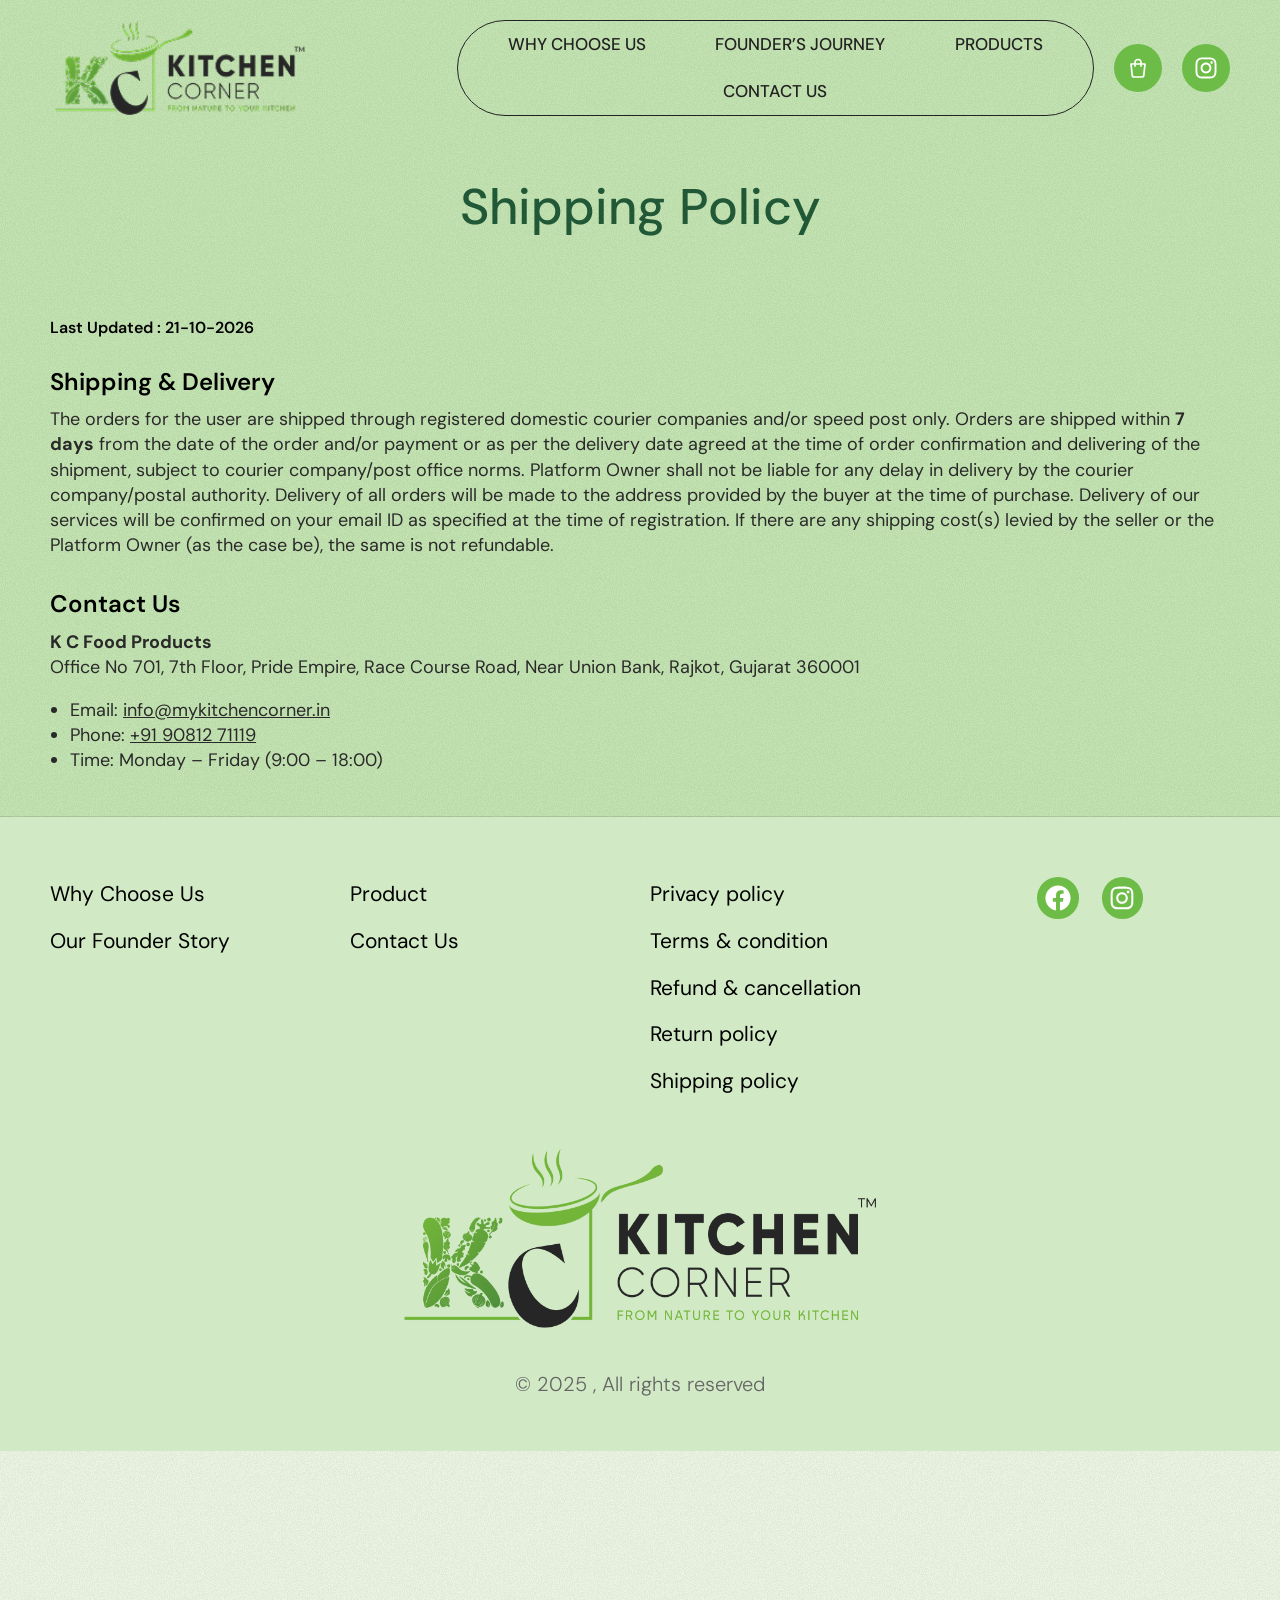
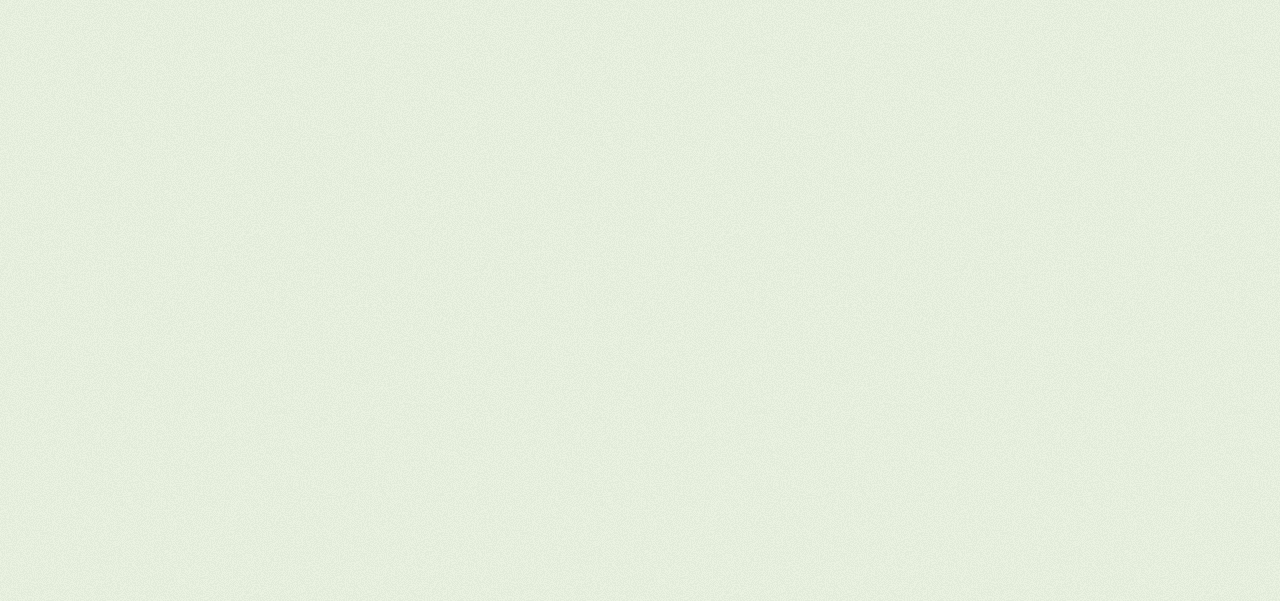
<file: shipping-policy/index.html>
<!DOCTYPE html>
<html lang="en-US">
<head>
<meta charset="UTF-8">
<meta name="viewport" content="width=device-width, initial-scale=1">
<title>Shipping Policy - Kitchen Corner</title>
<meta name="description" content="How and when Kitchen Corner orders are shipped and delivered.">
<meta name="robots" content="index, follow, max-snippet:-1, max-video-preview:-1, max-image-preview:large">
<link rel="canonical" href="https://mykitchencorner.in/shipping-policy/">
<meta property="og:url" content="https://mykitchencorner.in/shipping-policy/">
<meta property="og:description" content="How and when Kitchen Corner orders are shipped and delivered.">
<meta property="og:image" content="https://mykitchencorner.in/assets/media/2025/12/IMG_6729-1024x768.webp">
<meta property="og:image:alt" content="Kitchen Corner">
<meta property="og:image:secure_url" content="https://mykitchencorner.in/assets/media/2025/12/IMG_6729-1024x768.webp">
<meta name="twitter:title" content="Shipping Policy - Kitchen Corner">
<meta name="twitter:description" content="How and when Kitchen Corner orders are shipped and delivered.">
<meta name="twitter:image" content="https://mykitchencorner.in/assets/media/2025/12/IMG_6729-1024x768.webp">
<meta name="theme-color" content="#215836">
<link rel="manifest" href="/site.webmanifest">
<meta property="og:locale" content="en_US">
<meta property="og:type" content="article">
<meta property="og:title" content="Shipping Policy - Kitchen Corner">
<meta property="og:site_name" content="Kitchen Corner">
<meta name="twitter:card" content="summary_large_image">
<link rel="icon" href="/assets/media/2025/11/cropped-Frame-1171275894-2-32x32.png" sizes="32x32">
<link rel="icon" href="/assets/media/2025/11/cropped-Frame-1171275894-2-192x192.png" sizes="192x192">
<link rel="apple-touch-icon" href="/assets/media/2025/11/cropped-Frame-1171275894-2-180x180.png">
<link rel="stylesheet" href="/assets/css/ga-fonts.css">
<link rel="stylesheet" href="/assets/css/ga-base.css">
<link rel="stylesheet" href="/assets/css/ga-legal.css">
<link rel="stylesheet" href="/assets/css/ga-shop.css?v=5">
<script type="application/ld+json">{"@context":"https://schema.org","@graph":[{"@type":"Organization","@id":"https://mykitchencorner.in/#organization","name":"Kitchen Corner","alternateName":"My Kitchen Corner","url":"https://mykitchencorner.in/","logo":{"@type":"ImageObject","@id":"https://mykitchencorner.in/#logo","url":"https://mykitchencorner.in/assets/media/2025/09/Layer_x0020_1.png","contentUrl":"https://mykitchencorner.in/assets/media/2025/09/Layer_x0020_1.png","width":787,"height":299,"caption":"Kitchen Corner"},"image":{"@id":"https://mykitchencorner.in/#logo"},"email":"info@mykitchencorner.in","telephone":"+91 90812 71119","sameAs":["https://www.instagram.com/kitchencorner.in/"]},{"@type":"WebSite","@id":"https://mykitchencorner.in/#website","url":"https://mykitchencorner.in/","name":"Kitchen Corner","description":"Kitchen Corner is the official home of My Kitchen Corner, a brand known for real, honest kitchen essentials. Discover our story, ingredients, and the taste that makes us trusted in every home.","publisher":{"@id":"https://mykitchencorner.in/#organization"},"inLanguage":"en-US"},{"@type":"WebPage","@id":"https://mykitchencorner.in/shipping-policy/#webpage","url":"https://mykitchencorner.in/shipping-policy/","name":"Shipping Policy - Kitchen Corner","description":"How and when Kitchen Corner orders are shipped and delivered.","isPartOf":{"@id":"https://mykitchencorner.in/#website"},"about":{"@id":"https://mykitchencorner.in/#organization"},"primaryImageOfPage":{"@type":"ImageObject","url":"https://mykitchencorner.in/assets/media/2025/12/IMG_6729-1024x768.webp"},"inLanguage":"en-US","breadcrumb":{"@id":"https://mykitchencorner.in/shipping-policy/#breadcrumb"}},{"@type":"BreadcrumbList","@id":"https://mykitchencorner.in/shipping-policy/#breadcrumb","itemListElement":[{"@type":"ListItem","position":1,"name":"Home","item":"https://mykitchencorner.in/"},{"@type":"ListItem","position":2,"name":"Shipping Policy"}]}]}</script>
</head>
<body class="ga-body ga-page-legal ga-page-shipping">
<a class="ga-skip-link" href="#ga-content">Skip to content</a>

<div class="ga-page" id="ga-page">

    <header class="ga-header ga-header--dark" id="ga-masthead">
    <p class="ga-sr-only"><a href="/" rel="home" title="Kitchen Corner">Kitchen Corner</a></p>
    <div class="ga-header-bar">

      <div class="ga-header-left">
        <div class="ga-logo" id="ga-logo-slot">
          <a href="/">
            <img src="/assets/media/2025/11/kc-1-1.png" alt="KC Logo" width="234" height="85" fetchpriority="high" decoding="async">
          </a>
        </div>
      </div>

      <div class="ga-header-right">

        <!-- mobile flyout trigger -->
        <div class="ga-burger">
          <div class="ga-burger-btn" role="button" tabindex="0" aria-label="Menu Toggle" aria-expanded="false" aria-controls="ga-flyout">
            <svg aria-hidden="true" viewBox="0 0 448 512" xmlns="http://www.w3.org/2000/svg"><path d="M432 416H16a16 16 0 0 0-16 16v32a16 16 0 0 0 16 16h416a16 16 0 0 0 16-16v-32a16 16 0 0 0-16-16zm0-128H16a16 16 0 0 0-16 16v32a16 16 0 0 0 16 16h416a16 16 0 0 0 16-16v-32a16 16 0 0 0-16-16zm0-128H16a16 16 0 0 0-16 16v32a16 16 0 0 0 16 16h416a16 16 0 0 0 16-16v-32a16 16 0 0 0-16-16zm0-128H16A16 16 0 0 0 0 48v32a16 16 0 0 0 16 16h416a16 16 0 0 0 16-16V48a16 16 0 0 0-16-16z"></path></svg>
          </div>
        </div>

        <!-- desktop / tablet nav -->
        <nav class="ga-nav ga-hide-mobile" aria-label="Primary">
          <div class="ga-nav-inner">
          <div class="ga-nav-toggle" role="button" tabindex="0" aria-label="Menu Toggle" aria-expanded="false">
            <span class="ga-sr-only">Menu</span>
            <svg aria-hidden="true" viewBox="0 0 448 512" xmlns="http://www.w3.org/2000/svg"><path d="M432 416H16a16 16 0 0 0-16 16v32a16 16 0 0 0 16 16h416a16 16 0 0 0 16-16v-32a16 16 0 0 0-16-16zm0-128H16a16 16 0 0 0-16 16v32a16 16 0 0 0 16 16h416a16 16 0 0 0 16-16v-32a16 16 0 0 0-16-16zm0-128H16a16 16 0 0 0-16 16v32a16 16 0 0 0 16 16h416a16 16 0 0 0 16-16v-32a16 16 0 0 0-16-16zm0-128H16A16 16 0 0 0 0 48v32a16 16 0 0 0 16 16h416a16 16 0 0 0 16-16V48a16 16 0 0 0-16-16z"></path></svg>
          </div>
          <ul class="ga-nav-list" id="ga-menu-main">
            <li class="ga-nav-item" data-ga-page="why-choose-us"><a class="ga-nav-link" href="/why-choose-us/">Why Choose Us</a></li>
            <li class="ga-nav-item" data-ga-page="our-founders-journey"><a class="ga-nav-link" href="/our-founders-journey/">Founder&#8217;s Journey</a></li>
            <li class="ga-nav-item" data-ga-page="products"><a class="ga-nav-link" href="/products/">Products</a></li>
            <li class="ga-nav-item" data-ga-page="contact-us"><a class="ga-nav-link" href="/contact-us/">Contact Us</a></li>
          </ul>
          </div>
        </nav>

        <button class="ga-cart-btn" type="button" data-ga-cart-open aria-controls="ga-cart" aria-expanded="false" aria-label="Cart">
          <svg aria-hidden="true" viewBox="0 0 24 24" stroke-width="1.7" stroke-linecap="round" stroke-linejoin="round"><path d="M5 8h14l-1.2 11.1a2 2 0 0 1-2 1.9H8.2a2 2 0 0 1-2-1.9L5 8z"></path><path d="M9 10V6.5a3 3 0 0 1 6 0V10"></path></svg>
          <span class="ga-cart-count" data-ga-cart-count hidden>0</span>
        </button>

        <a class="ga-ig-btn" href="https://www.instagram.com/kitchencorner.in/" aria-label="Instagram">
          <svg aria-hidden="true" viewBox="0 0 448 512" xmlns="http://www.w3.org/2000/svg"><path d="M224.1 141c-63.6 0-114.9 51.3-114.9 114.9s51.3 114.9 114.9 114.9S339 319.5 339 255.9 287.7 141 224.1 141zm0 189.6c-41.1 0-74.7-33.5-74.7-74.7s33.5-74.7 74.7-74.7 74.7 33.5 74.7 74.7-33.6 74.7-74.7 74.7zm146.4-194.3c0 14.9-12 26.8-26.8 26.8-14.9 0-26.8-12-26.8-26.8s12-26.8 26.8-26.8 26.8 12 26.8 26.8zm76.1 27.2c-1.7-35.9-9.9-67.7-36.2-93.9-26.2-26.2-58-34.4-93.9-36.2-37-2.1-147.9-2.1-184.9 0-35.8 1.7-67.6 9.9-93.9 36.1s-34.4 58-36.2 93.9c-2.1 37-2.1 147.9 0 184.9 1.7 35.9 9.9 67.7 36.2 93.9s58 34.4 93.9 36.2c37 2.1 147.9 2.1 184.9 0 35.9-1.7 67.7-9.9 93.9-36.2 26.2-26.2 34.4-58 36.2-93.9 2.1-37 2.1-147.8 0-184.8zM398.8 388c-7.8 19.6-22.9 34.7-42.6 42.6-29.5 11.7-99.5 9-132.1 9s-102.7 2.6-132.1-9c-19.6-7.8-34.7-22.9-42.6-42.6-11.7-29.5-9-99.5-9-132.1s-2.6-102.7 9-132.1c7.8-19.6 22.9-34.7 42.6-42.6 29.5-11.7 99.5-9 132.1-9s102.7-2.6 132.1 9c19.6 7.8 34.7 22.9 42.6 42.6 11.7 29.5 9 99.5 9 132.1s2.7 102.7-9 132.1z"></path></svg>
        </a>

      </div>
    </div>
  </header>

  <!-- mobile flyout drawer -->
  <div class="ga-flyout-overlay" aria-hidden="true"></div>
  <aside class="ga-flyout" id="ga-flyout" aria-hidden="true" aria-label="Mobile menu">
    <div class="ga-flyout-close" role="button" tabindex="0" aria-label="Close menu">
      <svg aria-hidden="true" viewBox="0 0 512 512" xmlns="http://www.w3.org/2000/svg"><path d="M464 32H48C21.5 32 0 53.5 0 80v352c0 26.5 21.5 48 48 48h416c26.5 0 48-21.5 48-48V80c0-26.5-21.5-48-48-48zm0 394c0 3.3-2.7 6-6 6H54c-3.3 0-6-2.7-6-6V86c0-3.3 2.7-6 6-6h404c3.3 0 6 2.7 6 6v340zM356.5 194.6L295.1 256l61.4 61.4c4.6 4.6 4.6 12.1 0 16.8l-22.3 22.3c-4.6 4.6-12.1 4.6-16.8 0L256 295.1l-61.4 61.4c-4.6 4.6-12.1 4.6-16.8 0l-22.3-22.3c-4.6-4.6-4.6-12.1 0-16.8l61.4-61.4-61.4-61.4c-4.6-4.6-4.6-12.1 0-16.8l22.3-22.3c4.6-4.6 12.1-4.6 16.8 0l61.4 61.4 61.4-61.4c4.6-4.6 12.1-4.6 16.8 0l22.3 22.3c4.7 4.6 4.7 12.1 0 16.8z"></path></svg>
    </div>
    <nav aria-label="Mobile">
      <ul class="ga-flyout-list" id="ga-menu-flyout">
        <li data-ga-page="why-choose-us"><a href="/why-choose-us/">Why Choose Us</a></li>
        <li data-ga-page="our-founders-journey"><a href="/our-founders-journey/">Founder&#8217;s Journey</a></li>
        <li data-ga-page="products"><a href="/products/">Products</a></li>
        <li data-ga-page="contact-us"><a href="/contact-us/">Contact Us</a></li>
      </ul>
    </nav>
  </aside>


  <div class="ga-content" id="ga-content">
    <main class="ga-main" id="ga-main">
      <section class="ga-sec ga-legal">
        <div class="ga-sec-inner ga-legal-inner">
          <h1 class="ga-legal-title">Shipping Policy</h1>
          <div class="ga-legal-date">Last Updated : 21-10-2026</div>
          <div class="ga-legal-block">
            <h2 class="ga-legal-h">Shipping &amp; Delivery</h2>
            <div class="ga-rte ga-legal-body ga-lh-14"><p>The orders for the user are shipped through registered domestic courier companies and/or speed post only. Orders are shipped within <b>7 days</b> from the date of the order and/or payment or as per the delivery date agreed at the time of order confirmation and delivering of the shipment, subject to courier company/post office norms. Platform Owner shall not be liable for any delay in delivery by the courier company/postal authority. Delivery of all orders will be made to the address provided by the buyer at the time of purchase. Delivery of our services will be confirmed on your email ID as specified at the time of registration. If there are any shipping cost(s) levied by the seller or the Platform Owner (as the case be), the same is not refundable.</p></div>
          </div>
          <div class="ga-legal-block">
            <h2 class="ga-legal-h">Contact Us</h2>
            <div class="ga-rte ga-legal-body ga-lh-14"><p><b>K C Food Products</b><br>Office No 701, 7th Floor, Pride Empire, Race Course Road, Near Union Bank, Rajkot, Gujarat 360001</p>
<ul>
<li>Email: <a href="mailto:info@mykitchencorner.in">info@mykitchencorner.in</a></li>
<li>Phone: <a href="tel:+919081271119">+91 90812 71119</a></li>
<li>Time: Monday &ndash; Friday (9:00 &ndash; 18:00)</li>
</ul></div>
          </div>
        </div>
      </section>
    </main>
  </div>

    <footer class="ga-footer" id="ga-colophon">
    <div class="ga-footer-main" id="ga-footer-con">
      <div class="ga-footer-inner">
        <div class="ga-footer-cols">

          <div class="ga-footer-col">
            <ul class="ga-footer-links">
              <li><a href="/why-choose-us/"><span>Why Choose Us</span></a></li>
              <li><a href="/our-founders-journey/"><span>Our Founder Story</span></a></li>
            </ul>
          </div>

          <div class="ga-footer-col">
            <ul class="ga-footer-links">
              <li><a href="/products/"><span>Product</span></a></li>
              <li><a href="/contact-us/"><span>Contact Us</span></a></li>
            </ul>
          </div>

          <div class="ga-footer-col">
            <ul class="ga-footer-links">
              <li><a href="/privacy-policy/"><span>Privacy policy</span></a></li>
              <li><a href="/terms-conditions/"><span>Terms &amp; condition</span></a></li>
              <li><a href="/refund-cancellation-policy/"><span>Refund &amp; cancellation</span></a></li>
              <li><a href="/return-policy/"><span>Return policy</span></a></li>
              <li><a href="/shipping-policy/"><span>Shipping policy</span></a></li>
            </ul>
          </div>

          <div class="ga-footer-col">
            <div class="ga-social" role="list">
              <span role="listitem">
                <a class="ga-social-icon ga-social-facebook" target="_blank" rel="noopener">
                  <span class="ga-sr-only">Facebook</span>
                  <svg aria-hidden="true" viewBox="0 0 512 512" xmlns="http://www.w3.org/2000/svg"><path d="M504 256C504 119 393 8 256 8S8 119 8 256c0 123.78 90.69 226.38 209.25 245V327.69h-63V256h63v-54.64c0-62.15 37-96.48 93.67-96.48 27.14 0 55.52 4.84 55.52 4.84v61h-31.28c-30.8 0-40.41 19.12-40.41 38.73V256h68.78l-11 71.69h-57.78V501C413.31 482.38 504 379.78 504 256z"></path></svg>
                </a>
              </span>
              <span role="listitem">
                <a class="ga-social-icon ga-social-instagram" href="https://www.instagram.com/kitchencorner.in/" target="_blank" rel="noopener">
                  <span class="ga-sr-only">Instagram</span>
                  <svg aria-hidden="true" viewBox="0 0 448 512" xmlns="http://www.w3.org/2000/svg"><path d="M224.1 141c-63.6 0-114.9 51.3-114.9 114.9s51.3 114.9 114.9 114.9S339 319.5 339 255.9 287.7 141 224.1 141zm0 189.6c-41.1 0-74.7-33.5-74.7-74.7s33.5-74.7 74.7-74.7 74.7 33.5 74.7 74.7-33.6 74.7-74.7 74.7zm146.4-194.3c0 14.9-12 26.8-26.8 26.8-14.9 0-26.8-12-26.8-26.8s12-26.8 26.8-26.8 26.8 12 26.8 26.8zm76.1 27.2c-1.7-35.9-9.9-67.7-36.2-93.9-26.2-26.2-58-34.4-93.9-36.2-37-2.1-147.9-2.1-184.9 0-35.8 1.7-67.6 9.9-93.9 36.1s-34.4 58-36.2 93.9c-2.1 37-2.1 147.9 0 184.9 1.7 35.9 9.9 67.7 36.2 93.9s58 34.4 93.9 36.2c37 2.1 147.9 2.1 184.9 0 35.9-1.7 67.7-9.9 93.9-36.2 26.2-26.2 34.4-58 36.2-93.9 2.1-37 2.1-147.8 0-184.8zM398.8 388c-7.8 19.6-22.9 34.7-42.6 42.6-29.5 11.7-99.5 9-132.1 9s-102.7 2.6-132.1-9c-19.6-7.8-34.7-22.9-42.6-42.6-11.7-29.5-9-99.5-9-132.1s-2.6-102.7 9-132.1c7.8-19.6 22.9-34.7 42.6-42.6 29.5-11.7 99.5-9 132.1-9s102.7-2.6 132.1 9c19.6 7.8 34.7 22.9 42.6 42.6 11.7 29.5 9 99.5 9 132.1s2.7 102.7-9 132.1z"></path></svg>
                </a>
              </span>
            </div>
          </div>

        </div>

        <div class="ga-footer-logo">
          <img src="/assets/media/2025/09/Layer_x0020_1.png" alt="KC - logo Original" width="787" height="299" loading="lazy" decoding="async">
        </div>

        <div class="ga-footer-copy">
          <p>&#169; 2025 , All rights reserved</p>
        </div>

      </div>
    </div>
    <div class="ga-footer-pattern"></div>
  </footer>


</div>

<script src="/assets/js/ga-main.js"></script>
<script src="/assets/js/ga-shop-config.js?v=7"></script>
<script src="/assets/js/ga-shop.js?v=7"></script>
</body>
</html>
</file>
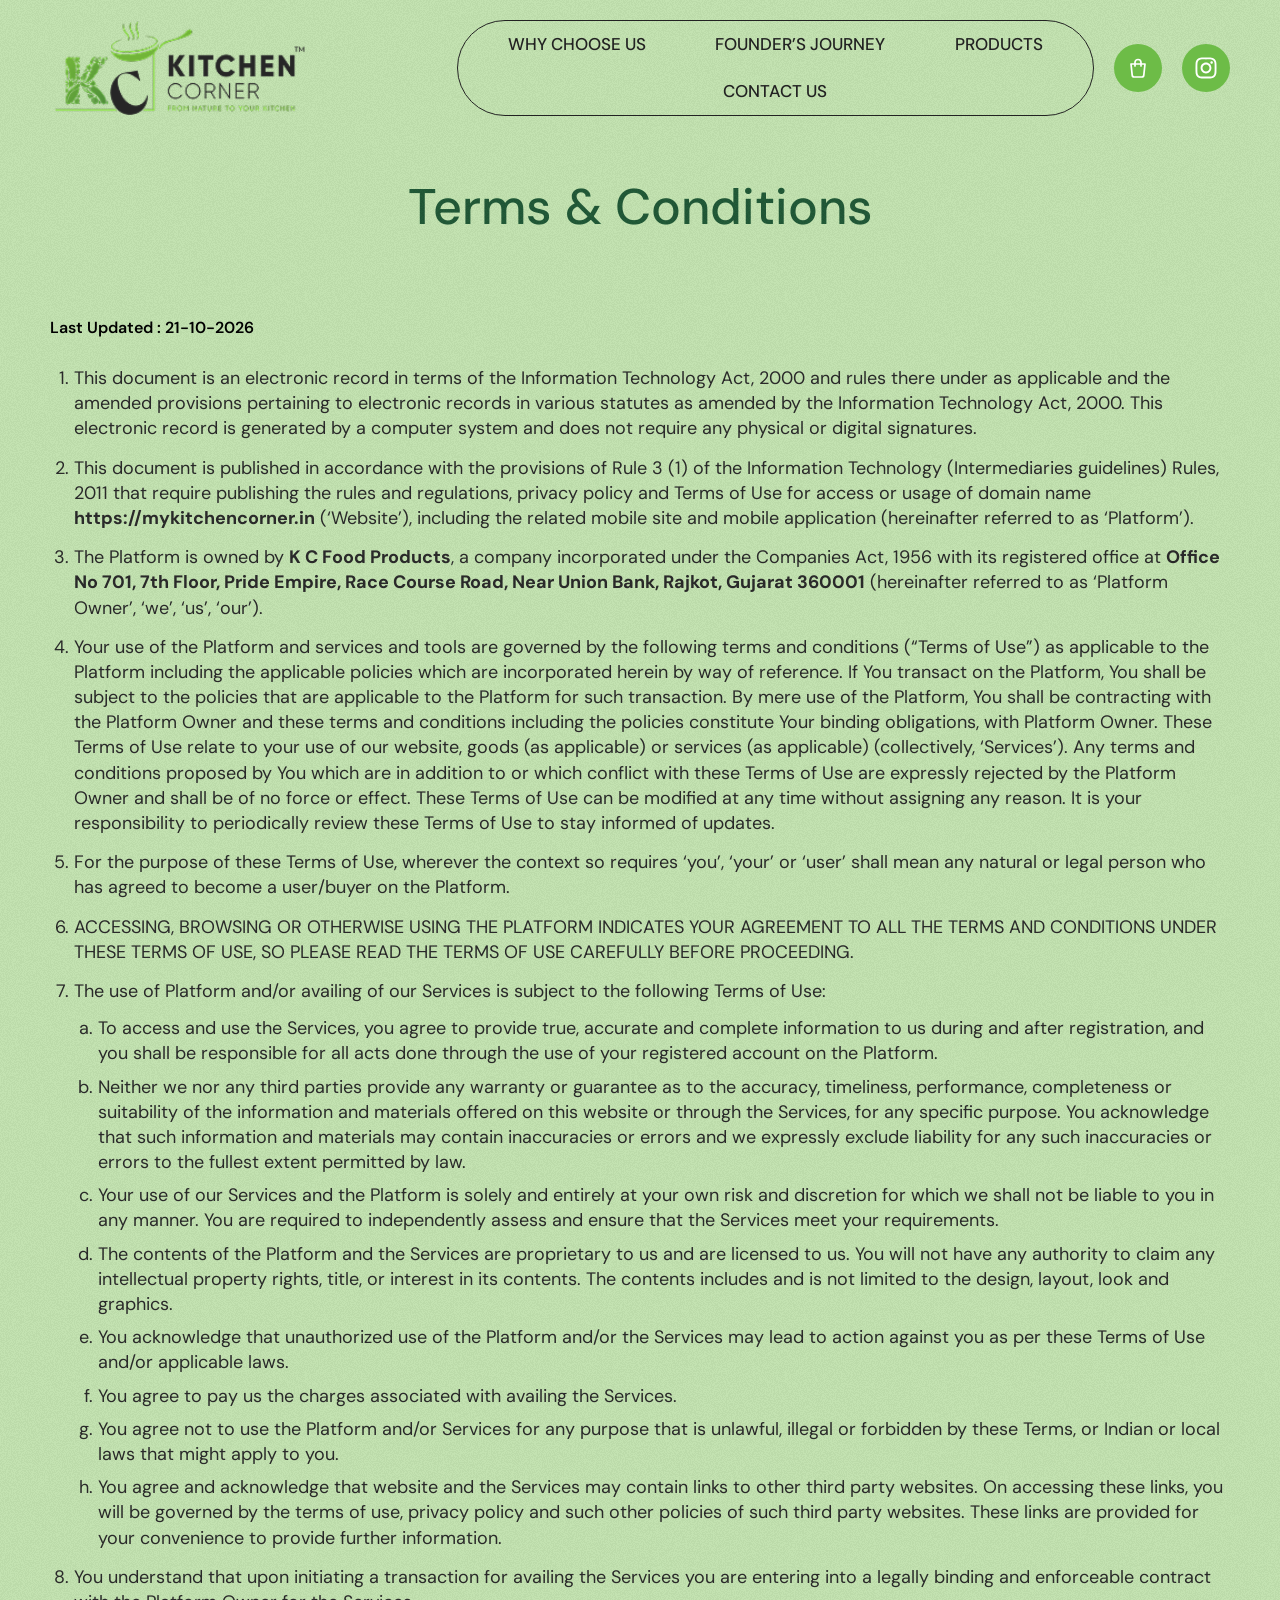
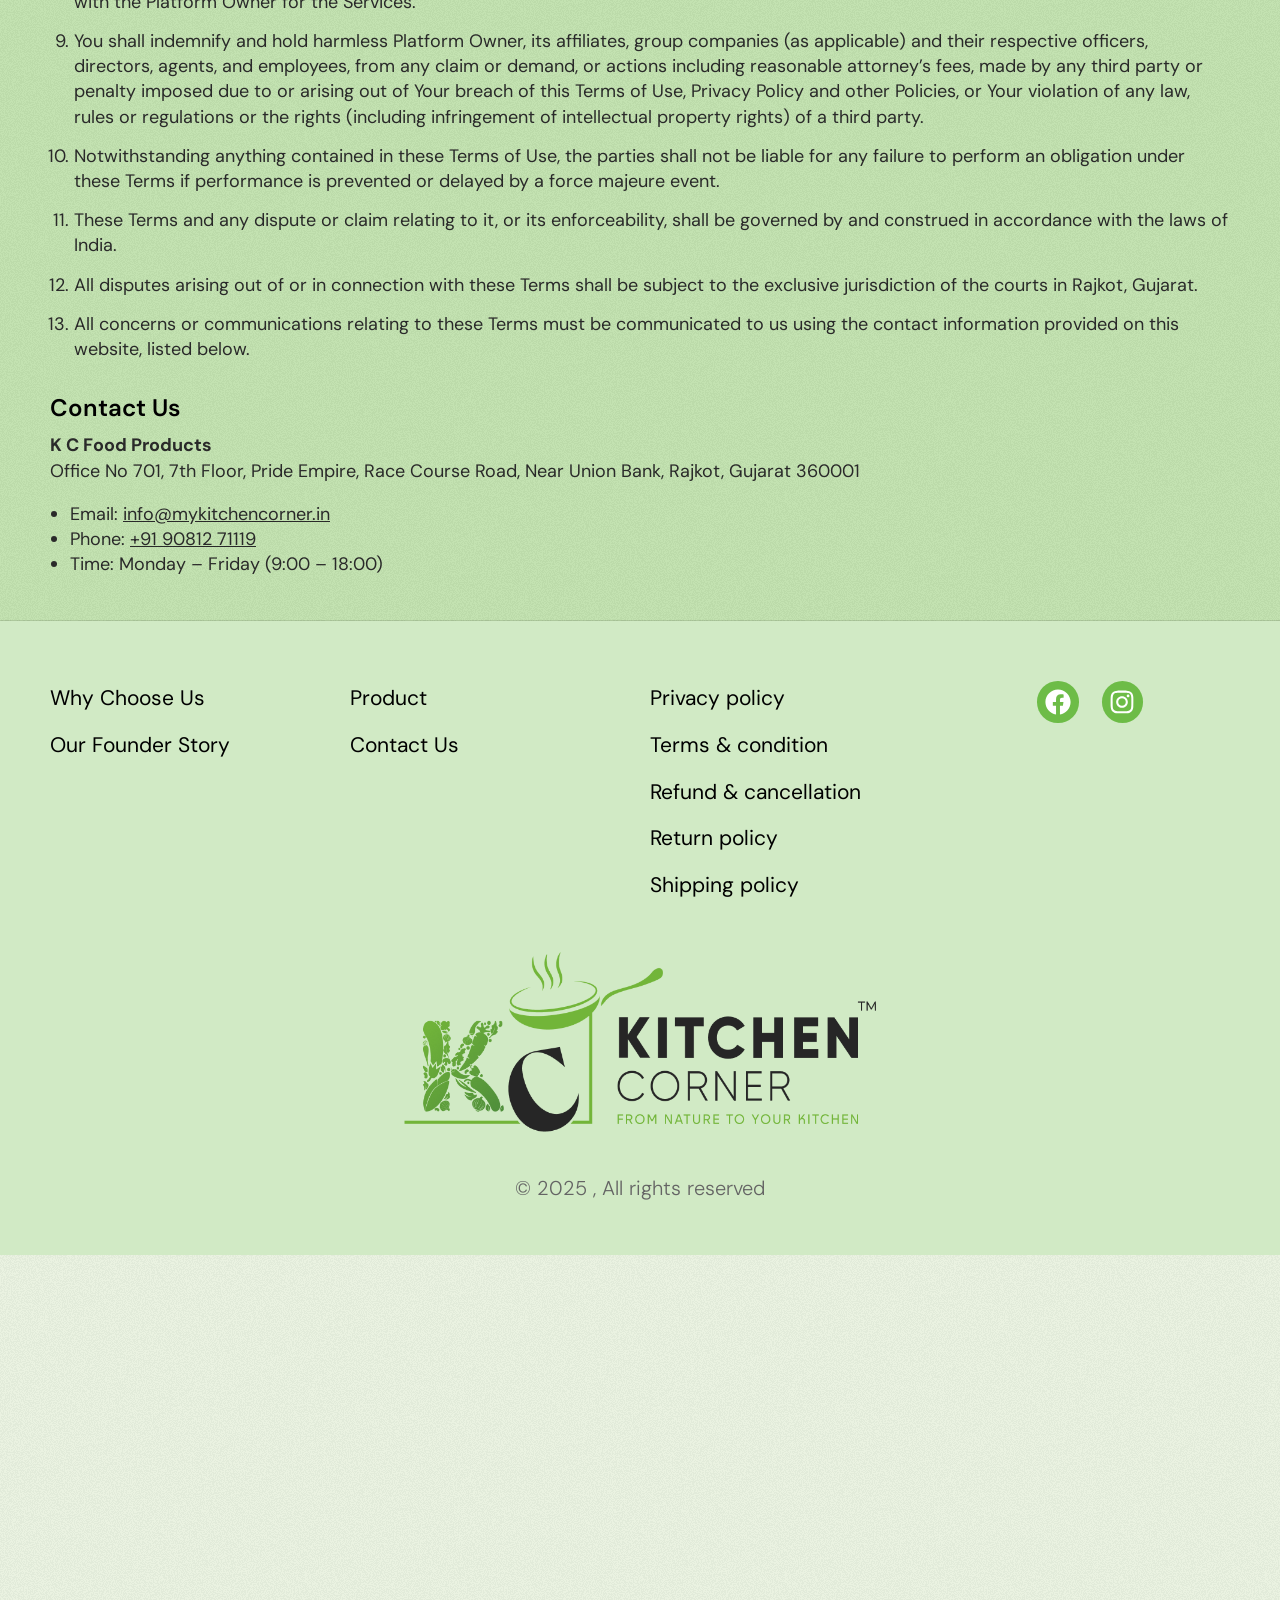
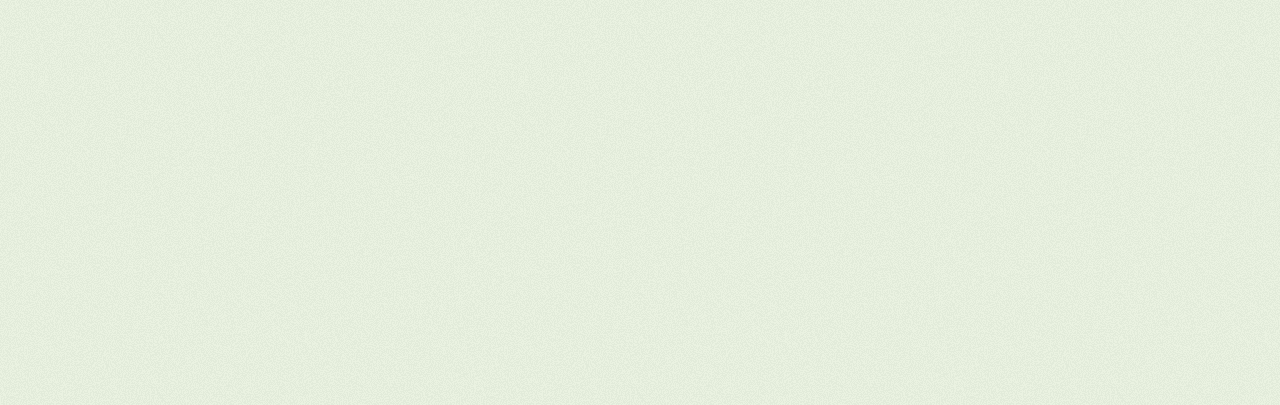
<file: terms-conditions/index.html>
<!DOCTYPE html>
<html lang="en-US">
<head>
<meta charset="UTF-8">
<meta name="viewport" content="width=device-width, initial-scale=1">
<title>Terms &amp; Conditions - Kitchen Corner</title>
<meta name="description" content="The terms of use that apply when you browse or buy from the Kitchen Corner website, operated by K C Food Products.">
<meta name="robots" content="index, follow, max-snippet:-1, max-video-preview:-1, max-image-preview:large">
<link rel="canonical" href="https://mykitchencorner.in/terms-conditions/">
<meta property="og:url" content="https://mykitchencorner.in/terms-conditions/">
<meta property="og:description" content="The terms of use that apply when you browse or buy from the Kitchen Corner website, operated by K C Food Products.">
<meta property="og:image" content="https://mykitchencorner.in/assets/media/2025/12/IMG_6729-1024x768.webp">
<meta property="og:image:alt" content="Kitchen Corner">
<meta property="og:image:secure_url" content="https://mykitchencorner.in/assets/media/2025/12/IMG_6729-1024x768.webp">
<meta name="twitter:title" content="Terms &amp; Conditions - Kitchen Corner">
<meta name="twitter:description" content="The terms of use that apply when you browse or buy from the Kitchen Corner website, operated by K C Food Products.">
<meta name="twitter:image" content="https://mykitchencorner.in/assets/media/2025/12/IMG_6729-1024x768.webp">
<meta name="theme-color" content="#215836">
<link rel="manifest" href="/site.webmanifest">
<meta property="og:locale" content="en_US">
<meta property="og:type" content="article">
<meta property="og:title" content="Terms &amp; Conditions - Kitchen Corner">
<meta property="og:site_name" content="Kitchen Corner">
<meta name="twitter:card" content="summary_large_image">
<link rel="icon" href="/assets/media/2025/11/cropped-Frame-1171275894-2-32x32.png" sizes="32x32">
<link rel="icon" href="/assets/media/2025/11/cropped-Frame-1171275894-2-192x192.png" sizes="192x192">
<link rel="apple-touch-icon" href="/assets/media/2025/11/cropped-Frame-1171275894-2-180x180.png">
<link rel="stylesheet" href="/assets/css/ga-fonts.css">
<link rel="stylesheet" href="/assets/css/ga-base.css">
<link rel="stylesheet" href="/assets/css/ga-legal.css">
<link rel="stylesheet" href="/assets/css/ga-shop.css?v=5">
<script type="application/ld+json">{"@context":"https://schema.org","@graph":[{"@type":"Organization","@id":"https://mykitchencorner.in/#organization","name":"Kitchen Corner","alternateName":"My Kitchen Corner","url":"https://mykitchencorner.in/","logo":{"@type":"ImageObject","@id":"https://mykitchencorner.in/#logo","url":"https://mykitchencorner.in/assets/media/2025/09/Layer_x0020_1.png","contentUrl":"https://mykitchencorner.in/assets/media/2025/09/Layer_x0020_1.png","width":787,"height":299,"caption":"Kitchen Corner"},"image":{"@id":"https://mykitchencorner.in/#logo"},"email":"info@mykitchencorner.in","telephone":"+91 90812 71119","sameAs":["https://www.instagram.com/kitchencorner.in/"]},{"@type":"WebSite","@id":"https://mykitchencorner.in/#website","url":"https://mykitchencorner.in/","name":"Kitchen Corner","description":"Kitchen Corner is the official home of My Kitchen Corner, a brand known for real, honest kitchen essentials. Discover our story, ingredients, and the taste that makes us trusted in every home.","publisher":{"@id":"https://mykitchencorner.in/#organization"},"inLanguage":"en-US"},{"@type":"WebPage","@id":"https://mykitchencorner.in/terms-conditions/#webpage","url":"https://mykitchencorner.in/terms-conditions/","name":"Terms &amp; Conditions - Kitchen Corner","description":"The terms of use that apply when you browse or buy from the Kitchen Corner website, operated by K C Food Products.","isPartOf":{"@id":"https://mykitchencorner.in/#website"},"about":{"@id":"https://mykitchencorner.in/#organization"},"primaryImageOfPage":{"@type":"ImageObject","url":"https://mykitchencorner.in/assets/media/2025/12/IMG_6729-1024x768.webp"},"inLanguage":"en-US","breadcrumb":{"@id":"https://mykitchencorner.in/terms-conditions/#breadcrumb"}},{"@type":"BreadcrumbList","@id":"https://mykitchencorner.in/terms-conditions/#breadcrumb","itemListElement":[{"@type":"ListItem","position":1,"name":"Home","item":"https://mykitchencorner.in/"},{"@type":"ListItem","position":2,"name":"Terms & Conditions"}]}]}</script>
</head>
<body class="ga-body ga-page-legal ga-page-terms">
<a class="ga-skip-link" href="#ga-content">Skip to content</a>

<div class="ga-page" id="ga-page">

    <header class="ga-header ga-header--dark" id="ga-masthead">
    <p class="ga-sr-only"><a href="/" rel="home" title="Kitchen Corner">Kitchen Corner</a></p>
    <div class="ga-header-bar">

      <div class="ga-header-left">
        <div class="ga-logo" id="ga-logo-slot">
          <a href="/">
            <img src="/assets/media/2025/11/kc-1-1.png" alt="KC Logo" width="234" height="85" fetchpriority="high" decoding="async">
          </a>
        </div>
      </div>

      <div class="ga-header-right">

        <!-- mobile flyout trigger -->
        <div class="ga-burger">
          <div class="ga-burger-btn" role="button" tabindex="0" aria-label="Menu Toggle" aria-expanded="false" aria-controls="ga-flyout">
            <svg aria-hidden="true" viewBox="0 0 448 512" xmlns="http://www.w3.org/2000/svg"><path d="M432 416H16a16 16 0 0 0-16 16v32a16 16 0 0 0 16 16h416a16 16 0 0 0 16-16v-32a16 16 0 0 0-16-16zm0-128H16a16 16 0 0 0-16 16v32a16 16 0 0 0 16 16h416a16 16 0 0 0 16-16v-32a16 16 0 0 0-16-16zm0-128H16a16 16 0 0 0-16 16v32a16 16 0 0 0 16 16h416a16 16 0 0 0 16-16v-32a16 16 0 0 0-16-16zm0-128H16A16 16 0 0 0 0 48v32a16 16 0 0 0 16 16h416a16 16 0 0 0 16-16V48a16 16 0 0 0-16-16z"></path></svg>
          </div>
        </div>

        <!-- desktop / tablet nav -->
        <nav class="ga-nav ga-hide-mobile" aria-label="Primary">
          <div class="ga-nav-inner">
          <div class="ga-nav-toggle" role="button" tabindex="0" aria-label="Menu Toggle" aria-expanded="false">
            <span class="ga-sr-only">Menu</span>
            <svg aria-hidden="true" viewBox="0 0 448 512" xmlns="http://www.w3.org/2000/svg"><path d="M432 416H16a16 16 0 0 0-16 16v32a16 16 0 0 0 16 16h416a16 16 0 0 0 16-16v-32a16 16 0 0 0-16-16zm0-128H16a16 16 0 0 0-16 16v32a16 16 0 0 0 16 16h416a16 16 0 0 0 16-16v-32a16 16 0 0 0-16-16zm0-128H16a16 16 0 0 0-16 16v32a16 16 0 0 0 16 16h416a16 16 0 0 0 16-16v-32a16 16 0 0 0-16-16zm0-128H16A16 16 0 0 0 0 48v32a16 16 0 0 0 16 16h416a16 16 0 0 0 16-16V48a16 16 0 0 0-16-16z"></path></svg>
          </div>
          <ul class="ga-nav-list" id="ga-menu-main">
            <li class="ga-nav-item" data-ga-page="why-choose-us"><a class="ga-nav-link" href="/why-choose-us/">Why Choose Us</a></li>
            <li class="ga-nav-item" data-ga-page="our-founders-journey"><a class="ga-nav-link" href="/our-founders-journey/">Founder&#8217;s Journey</a></li>
            <li class="ga-nav-item" data-ga-page="products"><a class="ga-nav-link" href="/products/">Products</a></li>
            <li class="ga-nav-item" data-ga-page="contact-us"><a class="ga-nav-link" href="/contact-us/">Contact Us</a></li>
          </ul>
          </div>
        </nav>

        <button class="ga-cart-btn" type="button" data-ga-cart-open aria-controls="ga-cart" aria-expanded="false" aria-label="Cart">
          <svg aria-hidden="true" viewBox="0 0 24 24" stroke-width="1.7" stroke-linecap="round" stroke-linejoin="round"><path d="M5 8h14l-1.2 11.1a2 2 0 0 1-2 1.9H8.2a2 2 0 0 1-2-1.9L5 8z"></path><path d="M9 10V6.5a3 3 0 0 1 6 0V10"></path></svg>
          <span class="ga-cart-count" data-ga-cart-count hidden>0</span>
        </button>

        <a class="ga-ig-btn" href="https://www.instagram.com/kitchencorner.in/" aria-label="Instagram">
          <svg aria-hidden="true" viewBox="0 0 448 512" xmlns="http://www.w3.org/2000/svg"><path d="M224.1 141c-63.6 0-114.9 51.3-114.9 114.9s51.3 114.9 114.9 114.9S339 319.5 339 255.9 287.7 141 224.1 141zm0 189.6c-41.1 0-74.7-33.5-74.7-74.7s33.5-74.7 74.7-74.7 74.7 33.5 74.7 74.7-33.6 74.7-74.7 74.7zm146.4-194.3c0 14.9-12 26.8-26.8 26.8-14.9 0-26.8-12-26.8-26.8s12-26.8 26.8-26.8 26.8 12 26.8 26.8zm76.1 27.2c-1.7-35.9-9.9-67.7-36.2-93.9-26.2-26.2-58-34.4-93.9-36.2-37-2.1-147.9-2.1-184.9 0-35.8 1.7-67.6 9.9-93.9 36.1s-34.4 58-36.2 93.9c-2.1 37-2.1 147.9 0 184.9 1.7 35.9 9.9 67.7 36.2 93.9s58 34.4 93.9 36.2c37 2.1 147.9 2.1 184.9 0 35.9-1.7 67.7-9.9 93.9-36.2 26.2-26.2 34.4-58 36.2-93.9 2.1-37 2.1-147.8 0-184.8zM398.8 388c-7.8 19.6-22.9 34.7-42.6 42.6-29.5 11.7-99.5 9-132.1 9s-102.7 2.6-132.1-9c-19.6-7.8-34.7-22.9-42.6-42.6-11.7-29.5-9-99.5-9-132.1s-2.6-102.7 9-132.1c7.8-19.6 22.9-34.7 42.6-42.6 29.5-11.7 99.5-9 132.1-9s102.7-2.6 132.1 9c19.6 7.8 34.7 22.9 42.6 42.6 11.7 29.5 9 99.5 9 132.1s2.7 102.7-9 132.1z"></path></svg>
        </a>

      </div>
    </div>
  </header>

  <!-- mobile flyout drawer -->
  <div class="ga-flyout-overlay" aria-hidden="true"></div>
  <aside class="ga-flyout" id="ga-flyout" aria-hidden="true" aria-label="Mobile menu">
    <div class="ga-flyout-close" role="button" tabindex="0" aria-label="Close menu">
      <svg aria-hidden="true" viewBox="0 0 512 512" xmlns="http://www.w3.org/2000/svg"><path d="M464 32H48C21.5 32 0 53.5 0 80v352c0 26.5 21.5 48 48 48h416c26.5 0 48-21.5 48-48V80c0-26.5-21.5-48-48-48zm0 394c0 3.3-2.7 6-6 6H54c-3.3 0-6-2.7-6-6V86c0-3.3 2.7-6 6-6h404c3.3 0 6 2.7 6 6v340zM356.5 194.6L295.1 256l61.4 61.4c4.6 4.6 4.6 12.1 0 16.8l-22.3 22.3c-4.6 4.6-12.1 4.6-16.8 0L256 295.1l-61.4 61.4c-4.6 4.6-12.1 4.6-16.8 0l-22.3-22.3c-4.6-4.6-4.6-12.1 0-16.8l61.4-61.4-61.4-61.4c-4.6-4.6-4.6-12.1 0-16.8l22.3-22.3c4.6-4.6 12.1-4.6 16.8 0l61.4 61.4 61.4-61.4c4.6-4.6 12.1-4.6 16.8 0l22.3 22.3c4.7 4.6 4.7 12.1 0 16.8z"></path></svg>
    </div>
    <nav aria-label="Mobile">
      <ul class="ga-flyout-list" id="ga-menu-flyout">
        <li data-ga-page="why-choose-us"><a href="/why-choose-us/">Why Choose Us</a></li>
        <li data-ga-page="our-founders-journey"><a href="/our-founders-journey/">Founder&#8217;s Journey</a></li>
        <li data-ga-page="products"><a href="/products/">Products</a></li>
        <li data-ga-page="contact-us"><a href="/contact-us/">Contact Us</a></li>
      </ul>
    </nav>
  </aside>


  <div class="ga-content" id="ga-content">
    <main class="ga-main" id="ga-main">
      <section class="ga-sec ga-legal">
        <div class="ga-sec-inner ga-legal-inner">
          <h1 class="ga-legal-title">Terms &amp; Conditions</h1>
          <div class="ga-legal-date">Last Updated : 21-10-2026</div>
          <div class="ga-legal-block">
            <div class="ga-rte ga-legal-body ga-lh-14"><ol class="ga-legal-ol"><li>This document is an electronic record in terms of the Information Technology Act, 2000 and rules there under as applicable and the amended provisions pertaining to electronic records in various statutes as amended by the Information Technology Act, 2000. This electronic record is generated by a computer system and does not require any physical or digital signatures.</li><li>This document is published in accordance with the provisions of Rule 3 (1) of the Information Technology (Intermediaries guidelines) Rules, 2011 that require publishing the rules and regulations, privacy policy and Terms of Use for access or usage of domain name <b>https://mykitchencorner.in</b> (&lsquo;Website&rsquo;), including the related mobile site and mobile application (hereinafter referred to as &lsquo;Platform&rsquo;).</li><li>The Platform is owned by <b>K C Food Products</b>, a company incorporated under the Companies Act, 1956 with its registered office at <b>Office No 701, 7th Floor, Pride Empire, Race Course Road, Near Union Bank, Rajkot, Gujarat 360001</b> (hereinafter referred to as &lsquo;Platform Owner&rsquo;, &lsquo;we&rsquo;, &lsquo;us&rsquo;, &lsquo;our&rsquo;).</li><li>Your use of the Platform and services and tools are governed by the following terms and conditions (&ldquo;Terms of Use&rdquo;) as applicable to the Platform including the applicable policies which are incorporated herein by way of reference. If You transact on the Platform, You shall be subject to the policies that are applicable to the Platform for such transaction. By mere use of the Platform, You shall be contracting with the Platform Owner and these terms and conditions including the policies constitute Your binding obligations, with Platform Owner. These Terms of Use relate to your use of our website, goods (as applicable) or services (as applicable) (collectively, &lsquo;Services&rsquo;). Any terms and conditions proposed by You which are in addition to or which conflict with these Terms of Use are expressly rejected by the Platform Owner and shall be of no force or effect. These Terms of Use can be modified at any time without assigning any reason. It is your responsibility to periodically review these Terms of Use to stay informed of updates.</li><li>For the purpose of these Terms of Use, wherever the context so requires &lsquo;you&rsquo;, &lsquo;your&rsquo; or &lsquo;user&rsquo; shall mean any natural or legal person who has agreed to become a user/buyer on the Platform.</li><li>ACCESSING, BROWSING OR OTHERWISE USING THE PLATFORM INDICATES YOUR AGREEMENT TO ALL THE TERMS AND CONDITIONS UNDER THESE TERMS OF USE, SO PLEASE READ THE TERMS OF USE CAREFULLY BEFORE PROCEEDING.</li><li>The use of Platform and/or availing of our Services is subject to the following Terms of Use:<ol><li>To access and use the Services, you agree to provide true, accurate and complete information to us during and after registration, and you shall be responsible for all acts done through the use of your registered account on the Platform.</li><li>Neither we nor any third parties provide any warranty or guarantee as to the accuracy, timeliness, performance, completeness or suitability of the information and materials offered on this website or through the Services, for any specific purpose. You acknowledge that such information and materials may contain inaccuracies or errors and we expressly exclude liability for any such inaccuracies or errors to the fullest extent permitted by law.</li><li>Your use of our Services and the Platform is solely and entirely at your own risk and discretion for which we shall not be liable to you in any manner. You are required to independently assess and ensure that the Services meet your requirements.</li><li>The contents of the Platform and the Services are proprietary to us and are licensed to us. You will not have any authority to claim any intellectual property rights, title, or interest in its contents. The contents includes and is not limited to the design, layout, look and graphics.</li><li>You acknowledge that unauthorized use of the Platform and/or the Services may lead to action against you as per these Terms of Use and/or applicable laws.</li><li>You agree to pay us the charges associated with availing the Services.</li><li>You agree not to use the Platform and/or Services for any purpose that is unlawful, illegal or forbidden by these Terms, or Indian or local laws that might apply to you.</li><li>You agree and acknowledge that website and the Services may contain links to other third party websites. On accessing these links, you will be governed by the terms of use, privacy policy and such other policies of such third party websites. These links are provided for your convenience to provide further information.</li></ol></li><li>You understand that upon initiating a transaction for availing the Services you are entering into a legally binding and enforceable contract with the Platform Owner for the Services.</li><li>You shall indemnify and hold harmless Platform Owner, its affiliates, group companies (as applicable) and their respective officers, directors, agents, and employees, from any claim or demand, or actions including reasonable attorney&rsquo;s fees, made by any third party or penalty imposed due to or arising out of Your breach of this Terms of Use, Privacy Policy and other Policies, or Your violation of any law, rules or regulations or the rights (including infringement of intellectual property rights) of a third party.</li><li>Notwithstanding anything contained in these Terms of Use, the parties shall not be liable for any failure to perform an obligation under these Terms if performance is prevented or delayed by a force majeure event.</li><li>These Terms and any dispute or claim relating to it, or its enforceability, shall be governed by and construed in accordance with the laws of India.</li><li>All disputes arising out of or in connection with these Terms shall be subject to the exclusive jurisdiction of the courts in Rajkot, Gujarat.</li><li>All concerns or communications relating to these Terms must be communicated to us using the contact information provided on this website, listed below.</li></ol></div>
          </div>
          <div class="ga-legal-block">
            <h2 class="ga-legal-h">Contact Us</h2>
            <div class="ga-rte ga-legal-body ga-lh-14"><p><b>K C Food Products</b><br>Office No 701, 7th Floor, Pride Empire, Race Course Road, Near Union Bank, Rajkot, Gujarat 360001</p>
<ul>
<li>Email: <a href="mailto:info@mykitchencorner.in">info@mykitchencorner.in</a></li>
<li>Phone: <a href="tel:+919081271119">+91 90812 71119</a></li>
<li>Time: Monday &ndash; Friday (9:00 &ndash; 18:00)</li>
</ul></div>
          </div>
        </div>
      </section>
    </main>
  </div>

    <footer class="ga-footer" id="ga-colophon">
    <div class="ga-footer-main" id="ga-footer-con">
      <div class="ga-footer-inner">
        <div class="ga-footer-cols">

          <div class="ga-footer-col">
            <ul class="ga-footer-links">
              <li><a href="/why-choose-us/"><span>Why Choose Us</span></a></li>
              <li><a href="/our-founders-journey/"><span>Our Founder Story</span></a></li>
            </ul>
          </div>

          <div class="ga-footer-col">
            <ul class="ga-footer-links">
              <li><a href="/products/"><span>Product</span></a></li>
              <li><a href="/contact-us/"><span>Contact Us</span></a></li>
            </ul>
          </div>

          <div class="ga-footer-col">
            <ul class="ga-footer-links">
              <li><a href="/privacy-policy/"><span>Privacy policy</span></a></li>
              <li><a href="/terms-conditions/"><span>Terms &amp; condition</span></a></li>
              <li><a href="/refund-cancellation-policy/"><span>Refund &amp; cancellation</span></a></li>
              <li><a href="/return-policy/"><span>Return policy</span></a></li>
              <li><a href="/shipping-policy/"><span>Shipping policy</span></a></li>
            </ul>
          </div>

          <div class="ga-footer-col">
            <div class="ga-social" role="list">
              <span role="listitem">
                <a class="ga-social-icon ga-social-facebook" target="_blank" rel="noopener">
                  <span class="ga-sr-only">Facebook</span>
                  <svg aria-hidden="true" viewBox="0 0 512 512" xmlns="http://www.w3.org/2000/svg"><path d="M504 256C504 119 393 8 256 8S8 119 8 256c0 123.78 90.69 226.38 209.25 245V327.69h-63V256h63v-54.64c0-62.15 37-96.48 93.67-96.48 27.14 0 55.52 4.84 55.52 4.84v61h-31.28c-30.8 0-40.41 19.12-40.41 38.73V256h68.78l-11 71.69h-57.78V501C413.31 482.38 504 379.78 504 256z"></path></svg>
                </a>
              </span>
              <span role="listitem">
                <a class="ga-social-icon ga-social-instagram" href="https://www.instagram.com/kitchencorner.in/" target="_blank" rel="noopener">
                  <span class="ga-sr-only">Instagram</span>
                  <svg aria-hidden="true" viewBox="0 0 448 512" xmlns="http://www.w3.org/2000/svg"><path d="M224.1 141c-63.6 0-114.9 51.3-114.9 114.9s51.3 114.9 114.9 114.9S339 319.5 339 255.9 287.7 141 224.1 141zm0 189.6c-41.1 0-74.7-33.5-74.7-74.7s33.5-74.7 74.7-74.7 74.7 33.5 74.7 74.7-33.6 74.7-74.7 74.7zm146.4-194.3c0 14.9-12 26.8-26.8 26.8-14.9 0-26.8-12-26.8-26.8s12-26.8 26.8-26.8 26.8 12 26.8 26.8zm76.1 27.2c-1.7-35.9-9.9-67.7-36.2-93.9-26.2-26.2-58-34.4-93.9-36.2-37-2.1-147.9-2.1-184.9 0-35.8 1.7-67.6 9.9-93.9 36.1s-34.4 58-36.2 93.9c-2.1 37-2.1 147.9 0 184.9 1.7 35.9 9.9 67.7 36.2 93.9s58 34.4 93.9 36.2c37 2.1 147.9 2.1 184.9 0 35.9-1.7 67.7-9.9 93.9-36.2 26.2-26.2 34.4-58 36.2-93.9 2.1-37 2.1-147.8 0-184.8zM398.8 388c-7.8 19.6-22.9 34.7-42.6 42.6-29.5 11.7-99.5 9-132.1 9s-102.7 2.6-132.1-9c-19.6-7.8-34.7-22.9-42.6-42.6-11.7-29.5-9-99.5-9-132.1s-2.6-102.7 9-132.1c7.8-19.6 22.9-34.7 42.6-42.6 29.5-11.7 99.5-9 132.1-9s102.7-2.6 132.1 9c19.6 7.8 34.7 22.9 42.6 42.6 11.7 29.5 9 99.5 9 132.1s2.7 102.7-9 132.1z"></path></svg>
                </a>
              </span>
            </div>
          </div>

        </div>

        <div class="ga-footer-logo">
          <img src="/assets/media/2025/09/Layer_x0020_1.png" alt="KC - logo Original" width="787" height="299" loading="lazy" decoding="async">
        </div>

        <div class="ga-footer-copy">
          <p>&#169; 2025 , All rights reserved</p>
        </div>

      </div>
    </div>
    <div class="ga-footer-pattern"></div>
  </footer>


</div>

<script src="/assets/js/ga-main.js"></script>
<script src="/assets/js/ga-shop-config.js?v=7"></script>
<script src="/assets/js/ga-shop.js?v=7"></script>
</body>
</html>
</file>
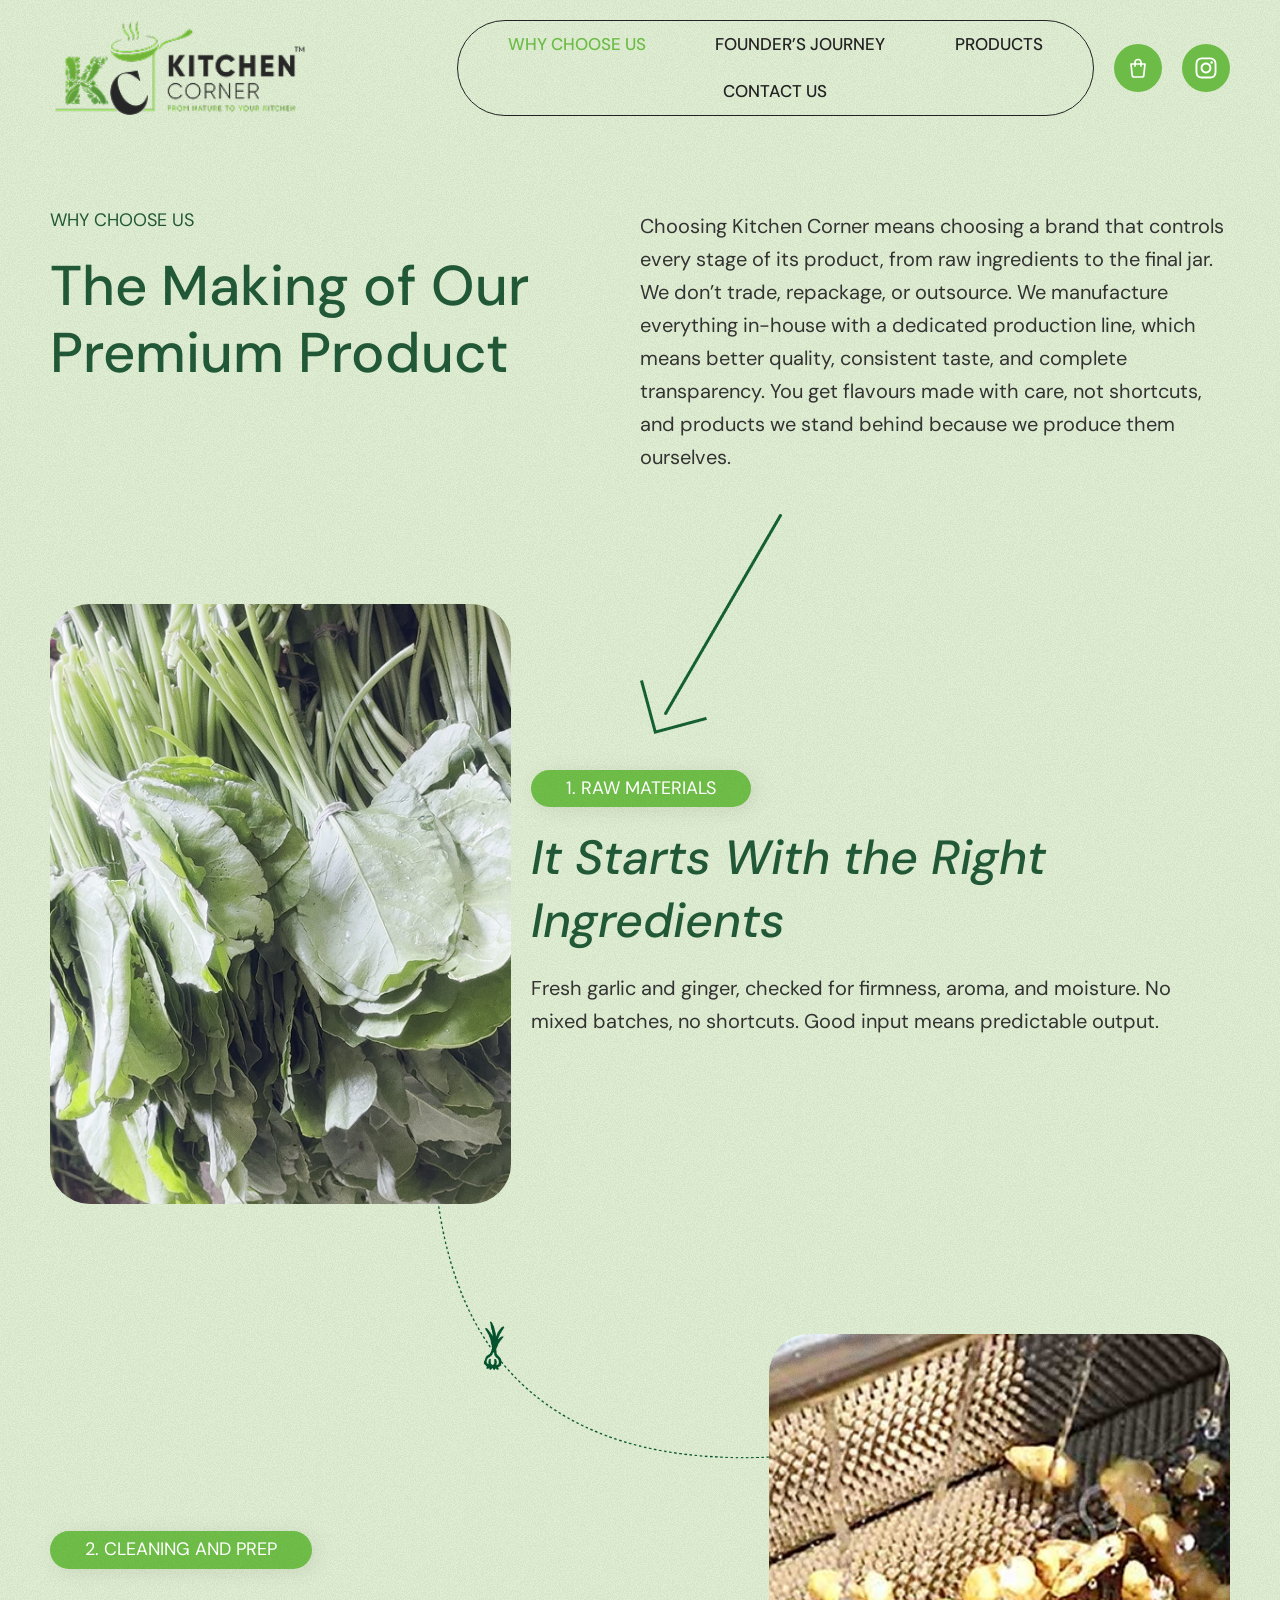
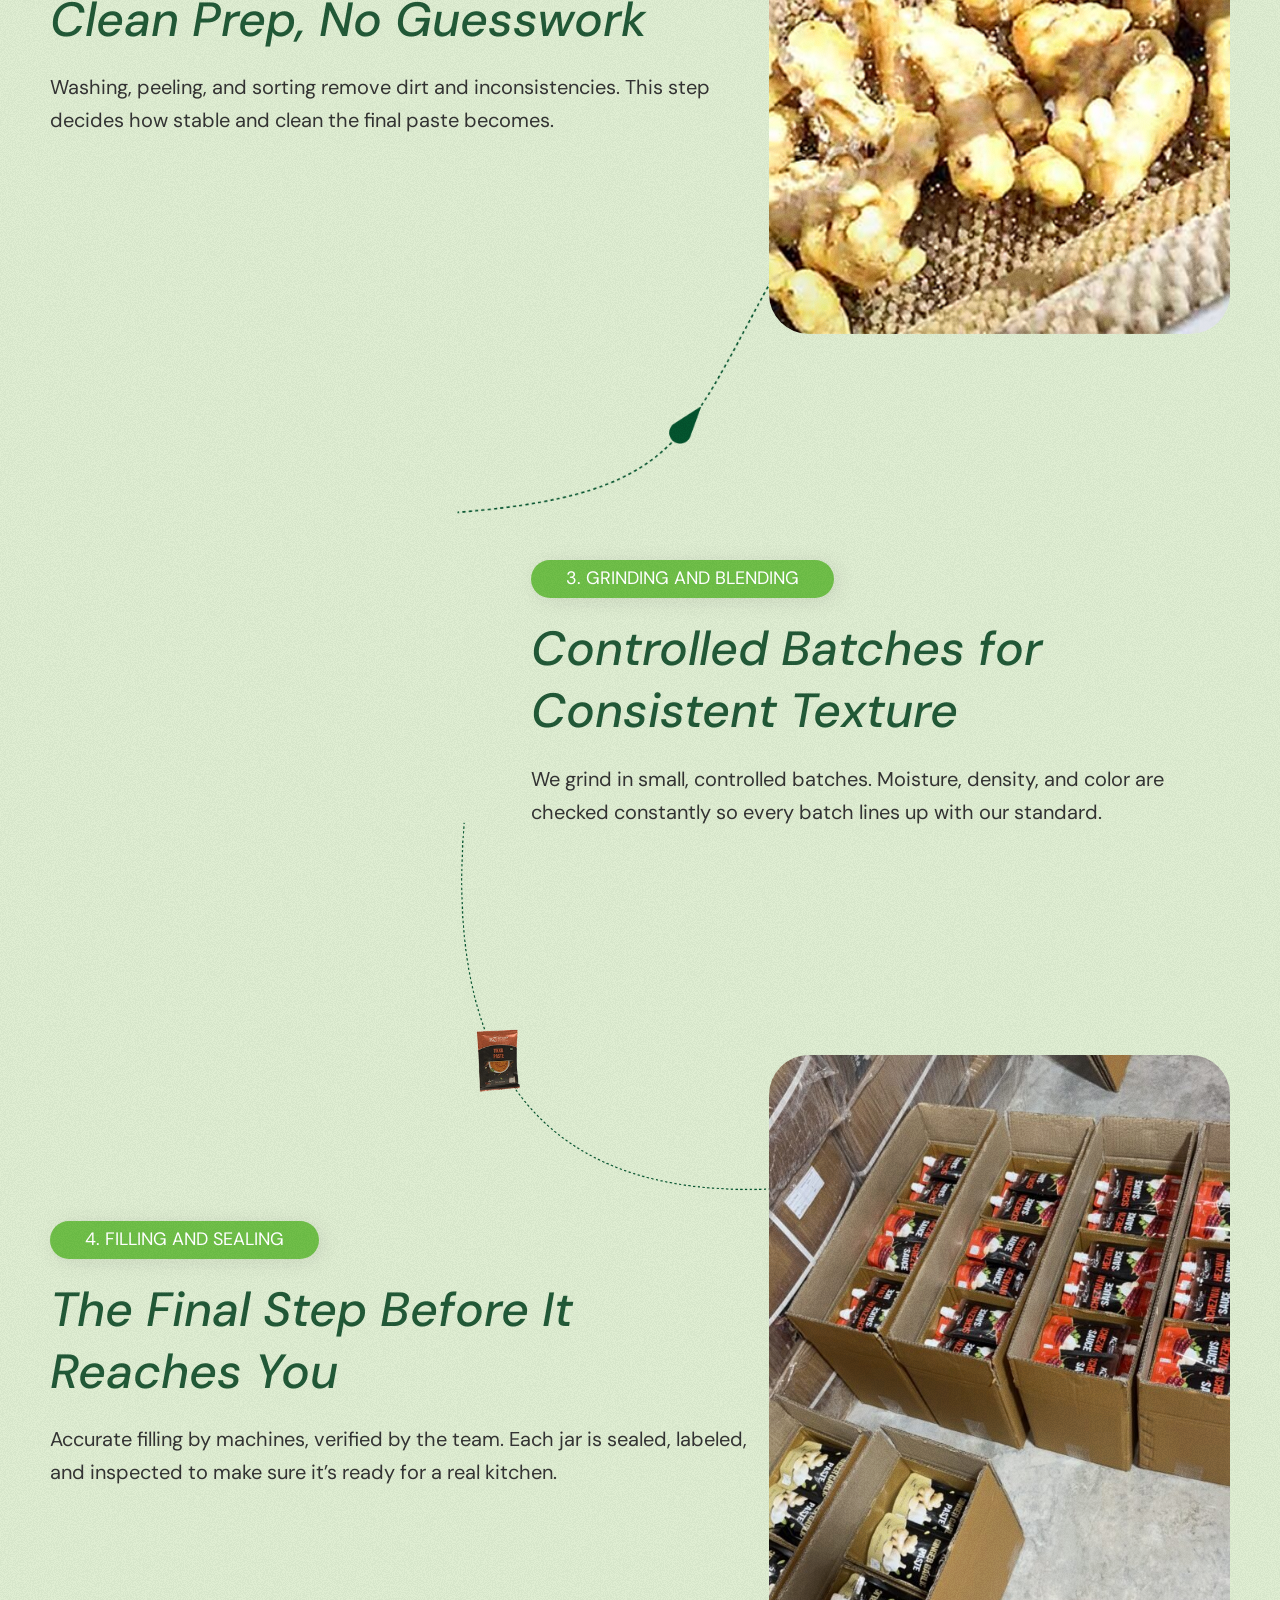
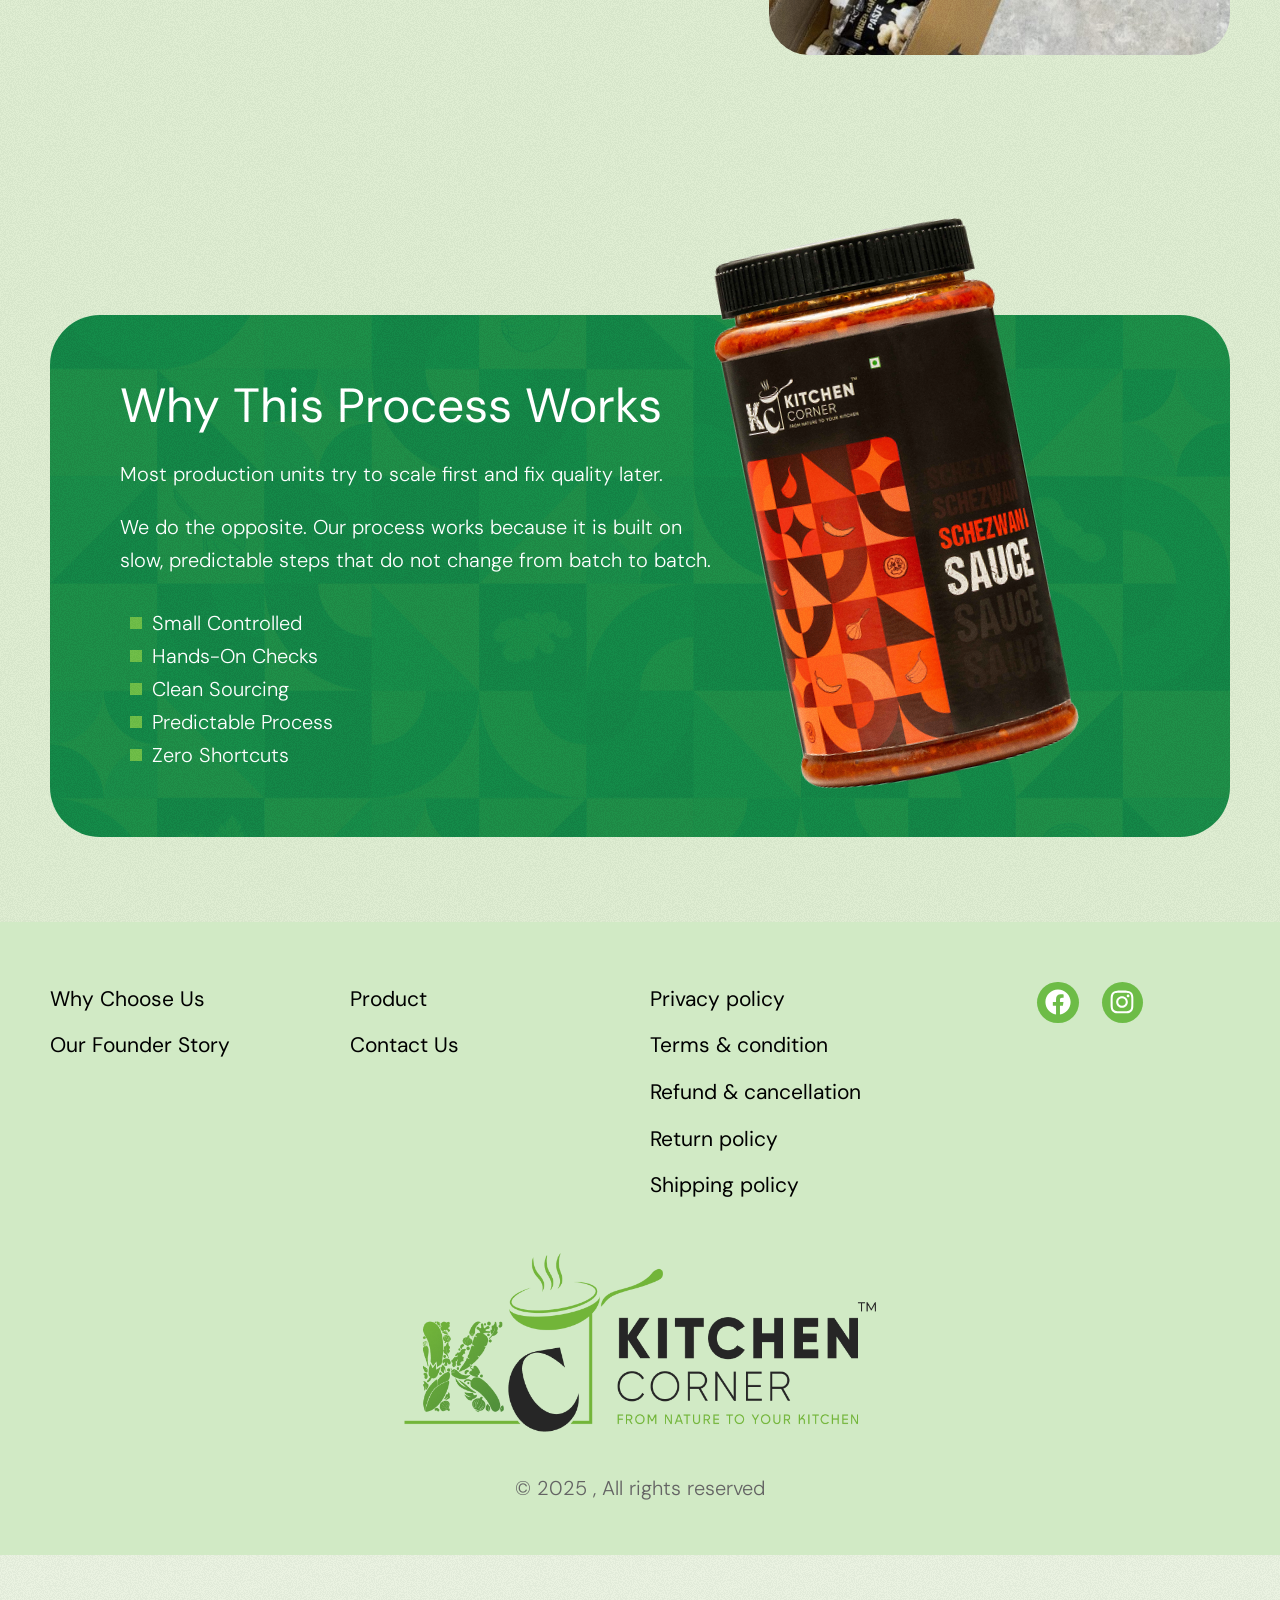
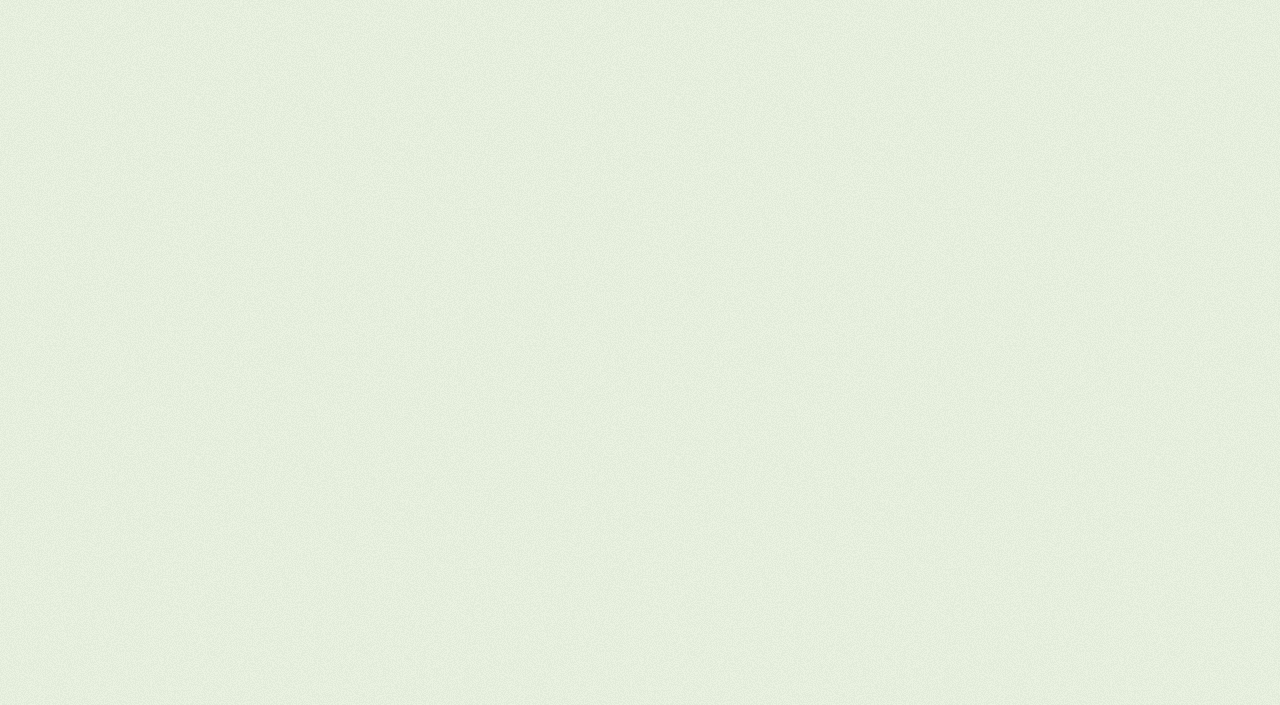
<file: why-choose-us/index.html>
<!DOCTYPE html>
<html lang="en-US">
<head>
<meta charset="UTF-8">
<meta name="viewport" content="width=device-width, initial-scale=1">
<title>Why Choose Us - Kitchen Corner</title>
<meta name="description" content="Made with 100% Fresh Ingredients  We use only high-quality, natural ginger, garlic, herbs, and spices.">
<meta name="robots" content="index, follow, max-snippet:-1, max-video-preview:-1, max-image-preview:large">
<link rel="canonical" href="https://mykitchencorner.in/why-choose-us/">
<meta property="og:url" content="https://mykitchencorner.in/why-choose-us/">
<meta property="og:image:secure_url" content="https://mykitchencorner.in/assets/media/2025/12/tea-leaves.png">
<meta name="twitter:title" content="Why Choose Us - Kitchen Corner">
<meta name="twitter:description" content="Made with 100% Fresh Ingredients  We use only high-quality, natural ginger, garlic, herbs, and spices.">
<meta name="twitter:image" content="https://mykitchencorner.in/assets/media/2025/12/tea-leaves.png">
<meta name="theme-color" content="#215836">
<link rel="manifest" href="/site.webmanifest">
<meta property="og:locale" content="en_US">
<meta property="og:type" content="article">
<meta property="og:title" content="Why Choose Us - Kitchen Corner">
<meta property="og:description" content="Made with 100% Fresh Ingredients  We use only high-quality, natural ginger, garlic, herbs, and spices.">
<meta property="og:site_name" content="Kitchen Corner">
<meta property="og:image" content="https://mykitchencorner.in/assets/media/2025/12/tea-leaves.png">
<meta property="og:image:alt" content="Why Choose Us">
<meta name="twitter:card" content="summary_large_image">
<link rel="icon" href="/assets/media/2025/11/cropped-Frame-1171275894-2-32x32.png" sizes="32x32">
<link rel="icon" href="/assets/media/2025/11/cropped-Frame-1171275894-2-192x192.png" sizes="192x192">
<link rel="apple-touch-icon" href="/assets/media/2025/11/cropped-Frame-1171275894-2-180x180.png">
<link rel="stylesheet" href="/assets/css/ga-fonts.css">
<link rel="stylesheet" href="/assets/css/ga-base.css">
<link rel="stylesheet" href="/assets/css/ga-why.css">
<link rel="stylesheet" href="/assets/css/ga-shop.css?v=5">
<script type="application/ld+json">{"@context":"https://schema.org","@graph":[{"@type":"Organization","@id":"https://mykitchencorner.in/#organization","name":"Kitchen Corner","alternateName":"My Kitchen Corner","url":"https://mykitchencorner.in/","logo":{"@type":"ImageObject","@id":"https://mykitchencorner.in/#logo","url":"https://mykitchencorner.in/assets/media/2025/09/Layer_x0020_1.png","contentUrl":"https://mykitchencorner.in/assets/media/2025/09/Layer_x0020_1.png","width":787,"height":299,"caption":"Kitchen Corner"},"image":{"@id":"https://mykitchencorner.in/#logo"},"email":"info@mykitchencorner.in","telephone":"+91 90812 71119","sameAs":["https://www.instagram.com/kitchencorner.in/"]},{"@type":"WebSite","@id":"https://mykitchencorner.in/#website","url":"https://mykitchencorner.in/","name":"Kitchen Corner","description":"Kitchen Corner is the official home of My Kitchen Corner, a brand known for real, honest kitchen essentials. Discover our story, ingredients, and the taste that makes us trusted in every home.","publisher":{"@id":"https://mykitchencorner.in/#organization"},"inLanguage":"en-US"},{"@type":"WebPage","@id":"https://mykitchencorner.in/why-choose-us/#webpage","url":"https://mykitchencorner.in/why-choose-us/","name":"Why Choose Us - Kitchen Corner","description":"Made with 100% Fresh Ingredients  We use only high-quality, natural ginger, garlic, herbs, and spices.","isPartOf":{"@id":"https://mykitchencorner.in/#website"},"about":{"@id":"https://mykitchencorner.in/#organization"},"primaryImageOfPage":{"@type":"ImageObject","url":"https://mykitchencorner.in/assets/media/2025/12/tea-leaves.png"},"inLanguage":"en-US","breadcrumb":{"@id":"https://mykitchencorner.in/why-choose-us/#breadcrumb"}},{"@type":"BreadcrumbList","@id":"https://mykitchencorner.in/why-choose-us/#breadcrumb","itemListElement":[{"@type":"ListItem","position":1,"name":"Home","item":"https://mykitchencorner.in/"},{"@type":"ListItem","position":2,"name":"Why Choose Us"}]}]}</script>
</head>
<body class="ga-body ga-page-why">
<a class="ga-skip-link" href="#ga-content">Skip to content</a>

<div class="ga-page" id="ga-page">

    <header class="ga-header ga-header--dark" id="ga-masthead">
    <p class="ga-sr-only"><a href="/" rel="home" title="Kitchen Corner">Kitchen Corner</a></p>
    <div class="ga-header-bar">

      <div class="ga-header-left">
        <div class="ga-logo" id="ga-logo-slot">
          <a href="/">
            <img src="/assets/media/2025/11/kc-1-1.png" alt="KC Logo" width="234" height="85" fetchpriority="high" decoding="async">
          </a>
        </div>
      </div>

      <div class="ga-header-right">

        <!-- mobile flyout trigger -->
        <div class="ga-burger">
          <div class="ga-burger-btn" role="button" tabindex="0" aria-label="Menu Toggle" aria-expanded="false" aria-controls="ga-flyout">
            <svg aria-hidden="true" viewBox="0 0 448 512" xmlns="http://www.w3.org/2000/svg"><path d="M432 416H16a16 16 0 0 0-16 16v32a16 16 0 0 0 16 16h416a16 16 0 0 0 16-16v-32a16 16 0 0 0-16-16zm0-128H16a16 16 0 0 0-16 16v32a16 16 0 0 0 16 16h416a16 16 0 0 0 16-16v-32a16 16 0 0 0-16-16zm0-128H16a16 16 0 0 0-16 16v32a16 16 0 0 0 16 16h416a16 16 0 0 0 16-16v-32a16 16 0 0 0-16-16zm0-128H16A16 16 0 0 0 0 48v32a16 16 0 0 0 16 16h416a16 16 0 0 0 16-16V48a16 16 0 0 0-16-16z"></path></svg>
          </div>
        </div>

        <!-- desktop / tablet nav -->
        <nav class="ga-nav ga-hide-mobile" aria-label="Primary">
          <div class="ga-nav-inner">
          <div class="ga-nav-toggle" role="button" tabindex="0" aria-label="Menu Toggle" aria-expanded="false">
            <span class="ga-sr-only">Menu</span>
            <svg aria-hidden="true" viewBox="0 0 448 512" xmlns="http://www.w3.org/2000/svg"><path d="M432 416H16a16 16 0 0 0-16 16v32a16 16 0 0 0 16 16h416a16 16 0 0 0 16-16v-32a16 16 0 0 0-16-16zm0-128H16a16 16 0 0 0-16 16v32a16 16 0 0 0 16 16h416a16 16 0 0 0 16-16v-32a16 16 0 0 0-16-16zm0-128H16a16 16 0 0 0-16 16v32a16 16 0 0 0 16 16h416a16 16 0 0 0 16-16v-32a16 16 0 0 0-16-16zm0-128H16A16 16 0 0 0 0 48v32a16 16 0 0 0 16 16h416a16 16 0 0 0 16-16V48a16 16 0 0 0-16-16z"></path></svg>
          </div>
          <ul class="ga-nav-list" id="ga-menu-main">
            <li class="ga-nav-item ga-is-current" data-ga-page="why-choose-us"><a class="ga-nav-link" href="/why-choose-us/">Why Choose Us</a></li>
            <li class="ga-nav-item" data-ga-page="our-founders-journey"><a class="ga-nav-link" href="/our-founders-journey/">Founder&#8217;s Journey</a></li>
            <li class="ga-nav-item" data-ga-page="products"><a class="ga-nav-link" href="/products/">Products</a></li>
            <li class="ga-nav-item" data-ga-page="contact-us"><a class="ga-nav-link" href="/contact-us/">Contact Us</a></li>
          </ul>
          </div>
        </nav>

        <button class="ga-cart-btn" type="button" data-ga-cart-open aria-controls="ga-cart" aria-expanded="false" aria-label="Cart">
          <svg aria-hidden="true" viewBox="0 0 24 24" stroke-width="1.7" stroke-linecap="round" stroke-linejoin="round"><path d="M5 8h14l-1.2 11.1a2 2 0 0 1-2 1.9H8.2a2 2 0 0 1-2-1.9L5 8z"></path><path d="M9 10V6.5a3 3 0 0 1 6 0V10"></path></svg>
          <span class="ga-cart-count" data-ga-cart-count hidden>0</span>
        </button>

        <a class="ga-ig-btn" href="https://www.instagram.com/kitchencorner.in/" aria-label="Instagram">
          <svg aria-hidden="true" viewBox="0 0 448 512" xmlns="http://www.w3.org/2000/svg"><path d="M224.1 141c-63.6 0-114.9 51.3-114.9 114.9s51.3 114.9 114.9 114.9S339 319.5 339 255.9 287.7 141 224.1 141zm0 189.6c-41.1 0-74.7-33.5-74.7-74.7s33.5-74.7 74.7-74.7 74.7 33.5 74.7 74.7-33.6 74.7-74.7 74.7zm146.4-194.3c0 14.9-12 26.8-26.8 26.8-14.9 0-26.8-12-26.8-26.8s12-26.8 26.8-26.8 26.8 12 26.8 26.8zm76.1 27.2c-1.7-35.9-9.9-67.7-36.2-93.9-26.2-26.2-58-34.4-93.9-36.2-37-2.1-147.9-2.1-184.9 0-35.8 1.7-67.6 9.9-93.9 36.1s-34.4 58-36.2 93.9c-2.1 37-2.1 147.9 0 184.9 1.7 35.9 9.9 67.7 36.2 93.9s58 34.4 93.9 36.2c37 2.1 147.9 2.1 184.9 0 35.9-1.7 67.7-9.9 93.9-36.2 26.2-26.2 34.4-58 36.2-93.9 2.1-37 2.1-147.8 0-184.8zM398.8 388c-7.8 19.6-22.9 34.7-42.6 42.6-29.5 11.7-99.5 9-132.1 9s-102.7 2.6-132.1-9c-19.6-7.8-34.7-22.9-42.6-42.6-11.7-29.5-9-99.5-9-132.1s-2.6-102.7 9-132.1c7.8-19.6 22.9-34.7 42.6-42.6 29.5-11.7 99.5-9 132.1-9s102.7-2.6 132.1 9c19.6 7.8 34.7 22.9 42.6 42.6 11.7 29.5 9 99.5 9 132.1s2.7 102.7-9 132.1z"></path></svg>
        </a>

      </div>
    </div>
  </header>

  <!-- mobile flyout drawer -->
  <div class="ga-flyout-overlay" aria-hidden="true"></div>
  <aside class="ga-flyout" id="ga-flyout" aria-hidden="true" aria-label="Mobile menu">
    <div class="ga-flyout-close" role="button" tabindex="0" aria-label="Close menu">
      <svg aria-hidden="true" viewBox="0 0 512 512" xmlns="http://www.w3.org/2000/svg"><path d="M464 32H48C21.5 32 0 53.5 0 80v352c0 26.5 21.5 48 48 48h416c26.5 0 48-21.5 48-48V80c0-26.5-21.5-48-48-48zm0 394c0 3.3-2.7 6-6 6H54c-3.3 0-6-2.7-6-6V86c0-3.3 2.7-6 6-6h404c3.3 0 6 2.7 6 6v340zM356.5 194.6L295.1 256l61.4 61.4c4.6 4.6 4.6 12.1 0 16.8l-22.3 22.3c-4.6 4.6-12.1 4.6-16.8 0L256 295.1l-61.4 61.4c-4.6 4.6-12.1 4.6-16.8 0l-22.3-22.3c-4.6-4.6-4.6-12.1 0-16.8l61.4-61.4-61.4-61.4c-4.6-4.6-4.6-12.1 0-16.8l22.3-22.3c4.6-4.6 12.1-4.6 16.8 0l61.4 61.4 61.4-61.4c4.6-4.6 12.1-4.6 16.8 0l22.3 22.3c4.7 4.6 4.7 12.1 0 16.8z"></path></svg>
    </div>
    <nav aria-label="Mobile">
      <ul class="ga-flyout-list" id="ga-menu-flyout">
        <li class="ga-is-current" data-ga-page="why-choose-us"><a href="/why-choose-us/">Why Choose Us</a></li>
        <li data-ga-page="our-founders-journey"><a href="/our-founders-journey/">Founder&#8217;s Journey</a></li>
        <li data-ga-page="products"><a href="/products/">Products</a></li>
        <li data-ga-page="contact-us"><a href="/contact-us/">Contact Us</a></li>
      </ul>
    </nav>
  </aside>


  <div class="ga-content" id="ga-content">
    <main class="ga-main" id="ga-main">

      <!-- benefits grid - disabled on all breakpoints -->
      <section class="ga-sec ga-why-benefits ga-hide-all">
        <div class="ga-sec-inner ga-col">
          <div class="ga-col ga-hide-all">
            <div class="ga-why-kicker"><h4>why choose us ?</h4></div>
            <div class="ga-why-title"><h2>Taste That Brings Your Kitchen to Life.</h2></div>
          </div>
          <div class="ga-row ga-why-benefit-row">
            <div class="ga-col ga-why-benefit">
              <div class="ga-figure"><img src="/assets/media/2025/12/tea-leaves.png" alt="" width="512" height="512" loading="lazy" decoding="async"></div>
              <div class="ga-rte"><p>Made with 100% Fresh Ingredients<br>We use only high-quality, natural ginger, garlic, herbs, and spices.</p></div>
            </div>
            <div class="ga-col ga-why-benefit">
              <div class="ga-figure"><img src="/assets/media/2025/12/tongue.png" alt="" width="512" height="512" loading="lazy" decoding="async"></div>
              <div class="ga-rte"><p>Authentic Homemade Taste<br>Our products deliver the rich, traditional flavor that reminds you of home cooking.</p></div>
            </div>
            <div class="ga-col ga-why-benefit">
              <div class="ga-figure"><img src="/assets/media/2025/12/clock.png" alt="" width="512" height="512" loading="lazy" decoding="async"></div>
              <div class="ga-rte"><p>Saves Time &amp; Effort<br>No peeling, grinding, or mixing needed. Just open, use, and cook instantly.</p></div>
            </div>
            <div class="ga-col ga-why-benefit">
              <div class="ga-figure"><img src="/assets/media/2025/12/organic-food.png" alt="" width="512" height="512" loading="lazy" decoding="async"></div>
              <div class="ga-rte"><p>Hygienically Prepared<br>Produced in a clean, modern facility with strict quality standards.</p></div>
            </div>
            <div class="ga-col ga-why-benefit">
              <div class="ga-figure"><img src="/assets/media/2025/12/flavor.png" alt="" width="512" height="512" loading="lazy" decoding="async"></div>
              <div class="ga-rte"><p>Consistent Flavor in Every Spoon<br>Guaranteed taste and aroma every time you cook.</p></div>
            </div>
          </div>
          <div class="ga-figure ga-why-benefit-rule">
            <img src="/assets/media/2025/12/Vector-4-1.png" alt="" width="333" height="24" loading="lazy" decoding="async">
          </div>
        </div>
      </section>

      <!-- 1. intro -->
      <section class="ga-sec ga-why-intro">
        <div class="ga-sec-inner ga-why-intro-inner">
          <div class="ga-col ga-why-intro-left">
            <div class="ga-why-kicker"><h4>WHY CHOOSE US</h4></div>
            <div class="ga-why-title"><h1>The Making of Our<br>Premium Product</h1></div>
          </div>
          <div class="ga-col ga-why-intro-right">
            <div class="ga-rte ga-why-intro-text">Choosing Kitchen Corner means choosing a brand that controls every stage of its product, from raw ingredients to the final jar. We don&#8217;t trade, repackage, or outsource. We manufacture everything in-house with a dedicated production line, which means better quality, consistent taste, and complete transparency.
You get flavours made with care, not shortcuts, and products we stand behind because we produce them ourselves.</div>
            <div class="ga-figure ga-why-jar-deco">
              <img src="/assets/media/2025/12/Group-1171275905-1.png" alt="" width="142" height="220" loading="lazy" decoding="async">
            </div>
          </div>
        </div>
      </section>

      <!-- 2. the process -->
      <section class="ga-sec ga-why-process">
        <div class="ga-sec-inner ga-why-process-inner">

          <!-- step 1 -->
          <div class="ga-step-1-wrap">
            <div class="ga-step ga-step-1">
              <div class="ga-step-media">
                <div class="ga-figure ga-shot">
                  <img src="/assets/media/2025/12/Website_Talent_Cover-1-1.png" alt="" width="560" height="637" loading="lazy" decoding="async">
                </div>
                <div class="ga-figure ga-arrow-deco ga-arrow-a" id="ga-arrow-direction-1">
                  <img src="/assets/media/2025/12/Group-1171275906-1.png" alt="" width="720" height="640" loading="lazy" decoding="async">
                </div>
              </div>
              <div class="ga-col ga-step-copy">
                <div class="ga-pill"><h4>1. Raw Materials</h4></div>
                <div class="ga-step-title"><h2>It Starts With the Right Ingredients</h2></div>
                <div class="ga-rte ga-step-text"><p>Fresh garlic and ginger, checked for firmness, aroma, and moisture. No mixed batches, no shortcuts. Good input means predictable output.</p></div>
              </div>
            </div>
          </div>

          <!-- step 2 -->
          <div class="ga-step ga-step-2">
            <div class="ga-col ga-step-copy">
              <div class="ga-pill"><h4>2. Cleaning and Prep</h4></div>
              <div class="ga-step-title"><h2>Clean Prep, No Guesswork</h2></div>
              <div class="ga-rte ga-step-text"><p>Washing, peeling, and sorting remove dirt and inconsistencies. This step decides how stable and clean the final paste becomes.</p></div>
            </div>
            <div class="ga-figure ga-arrow-deco ga-arrow-b" id="ga-arrow-direction-2">
              <img src="/assets/media/2025/12/Group-1171275907-1.png" alt="" width="538" height="404" loading="lazy" decoding="async">
            </div>
            <div class="ga-col ga-step-shot">
              <div class="ga-figure ga-shot">
                <img src="/assets/media/2025/12/Website_Talent_Cover-1.png" alt="" width="476" height="495" loading="lazy" decoding="async">
              </div>
            </div>
          </div>

          <!-- step 3 -->
          <div class="ga-step ga-step-3">
            <div class="ga-figure ga-arrow-deco ga-arrow-c" id="ga-arrow-direction-3">
              <img src="/assets/media/2025/12/Group-1171275906-2.png" alt="" width="720" height="640" loading="lazy" decoding="async">
            </div>
            <div class="ga-col ga-step-video">
              <div class="ga-video-box">
                <video class="ga-video" autoplay loop muted playsinline controlslist="nodownload" src="/assets/media/2025/12/IMG_6646-1-2.mp4"></video>
              </div>
            </div>
            <div class="ga-col ga-step-copy">
              <div class="ga-pill"><h4>3. Grinding and Blending</h4></div>
              <div class="ga-step-title"><h2>Controlled Batches for Consistent Texture</h2></div>
              <div class="ga-rte ga-step-text"><p>We grind in small, controlled batches. Moisture, density, and color are checked constantly so every batch lines up with our standard.</p></div>
            </div>
          </div>

          <!-- step 4 -->
          <div class="ga-step ga-step-4">
            <div class="ga-col ga-step-copy">
              <div class="ga-pill"><h4>4. Filling and Sealing</h4></div>
              <div class="ga-step-title"><h2>The Final Step Before It Reaches You</h2></div>
              <div class="ga-rte ga-step-text"><p>Accurate filling by machines, verified by the team. Each jar is sealed, labeled, and inspected to make sure it&#8217;s ready for a real kitchen.</p></div>
            </div>
            <div class="ga-col ga-step-shot">
              <div class="ga-figure ga-shot">
                <img src="/assets/media/2025/12/IMG_6144-576x1024.jpg" alt="" width="576" height="1024" loading="lazy" decoding="async">
              </div>
            </div>
          </div>

          <!-- why this process works -->
          <div class="ga-why-works">
            <div class="ga-why-works-copy">
              <h2>Why This Process Works</h2>
              <div class="ga-rte"><p>Most production units try to scale first and fix quality later.</p></div>
              <div class="ga-rte ga-rte-wide"><p>We do the opposite. Our process works because it is built on slow, predictable steps that do not change from batch to batch.</p></div>
              <div class="ga-why-list">
                <div class="ga-why-list-item">
                  <div class="ga-figure"><img src="/assets/media/2025/12/Frame-1171275898.png" alt="" width="12" height="12" loading="lazy" decoding="async"></div>
                  <div class="ga-rte"><p>Small controlled</p></div>
                </div>
                <div class="ga-why-list-item">
                  <div class="ga-figure"><img src="/assets/media/2025/12/Frame-1171275898.png" alt="" width="12" height="12" loading="lazy" decoding="async"></div>
                  <div class="ga-rte"><p>Hands-On Checks</p></div>
                </div>
                <div class="ga-why-list-item">
                  <div class="ga-figure"><img src="/assets/media/2025/12/Frame-1171275898.png" alt="" width="12" height="12" loading="lazy" decoding="async"></div>
                  <div class="ga-rte"><p>Clean sourcing</p></div>
                </div>
                <div class="ga-why-list-item">
                  <div class="ga-figure"><img src="/assets/media/2025/12/Frame-1171275898.png" alt="" width="12" height="12" loading="lazy" decoding="async"></div>
                  <div class="ga-rte"><p>Predictable process</p></div>
                </div>
                <div class="ga-why-list-item">
                  <div class="ga-figure"><img src="/assets/media/2025/12/Frame-1171275898.png" alt="" width="12" height="12" loading="lazy" decoding="async"></div>
                  <div class="ga-rte"><p>Zero shortcuts</p></div>
                </div>
              </div>
            </div>
            <div class="ga-why-works-jar">
              <div class="ga-figure">
                <img src="/assets/media/2025/11/2-1.png" alt="Schezwan Sauce" width="299" height="559" loading="lazy" decoding="async">
              </div>
            </div>
          </div>

        </div>
      </section>

    </main>
  </div>

    <footer class="ga-footer" id="ga-colophon">
    <div class="ga-footer-main" id="ga-footer-con">
      <div class="ga-footer-inner">
        <div class="ga-footer-cols">

          <div class="ga-footer-col">
            <ul class="ga-footer-links">
              <li><a href="/why-choose-us/"><span>Why Choose Us</span></a></li>
              <li><a href="/our-founders-journey/"><span>Our Founder Story</span></a></li>
            </ul>
          </div>

          <div class="ga-footer-col">
            <ul class="ga-footer-links">
              <li><a href="/products/"><span>Product</span></a></li>
              <li><a href="/contact-us/"><span>Contact Us</span></a></li>
            </ul>
          </div>

          <div class="ga-footer-col">
            <ul class="ga-footer-links">
              <li><a href="/privacy-policy/"><span>Privacy policy</span></a></li>
              <li><a href="/terms-conditions/"><span>Terms &amp; condition</span></a></li>
              <li><a href="/refund-cancellation-policy/"><span>Refund &amp; cancellation</span></a></li>
              <li><a href="/return-policy/"><span>Return policy</span></a></li>
              <li><a href="/shipping-policy/"><span>Shipping policy</span></a></li>
            </ul>
          </div>

          <div class="ga-footer-col">
            <div class="ga-social" role="list">
              <span role="listitem">
                <a class="ga-social-icon ga-social-facebook" target="_blank" rel="noopener">
                  <span class="ga-sr-only">Facebook</span>
                  <svg aria-hidden="true" viewBox="0 0 512 512" xmlns="http://www.w3.org/2000/svg"><path d="M504 256C504 119 393 8 256 8S8 119 8 256c0 123.78 90.69 226.38 209.25 245V327.69h-63V256h63v-54.64c0-62.15 37-96.48 93.67-96.48 27.14 0 55.52 4.84 55.52 4.84v61h-31.28c-30.8 0-40.41 19.12-40.41 38.73V256h68.78l-11 71.69h-57.78V501C413.31 482.38 504 379.78 504 256z"></path></svg>
                </a>
              </span>
              <span role="listitem">
                <a class="ga-social-icon ga-social-instagram" href="https://www.instagram.com/kitchencorner.in/" target="_blank" rel="noopener">
                  <span class="ga-sr-only">Instagram</span>
                  <svg aria-hidden="true" viewBox="0 0 448 512" xmlns="http://www.w3.org/2000/svg"><path d="M224.1 141c-63.6 0-114.9 51.3-114.9 114.9s51.3 114.9 114.9 114.9S339 319.5 339 255.9 287.7 141 224.1 141zm0 189.6c-41.1 0-74.7-33.5-74.7-74.7s33.5-74.7 74.7-74.7 74.7 33.5 74.7 74.7-33.6 74.7-74.7 74.7zm146.4-194.3c0 14.9-12 26.8-26.8 26.8-14.9 0-26.8-12-26.8-26.8s12-26.8 26.8-26.8 26.8 12 26.8 26.8zm76.1 27.2c-1.7-35.9-9.9-67.7-36.2-93.9-26.2-26.2-58-34.4-93.9-36.2-37-2.1-147.9-2.1-184.9 0-35.8 1.7-67.6 9.9-93.9 36.1s-34.4 58-36.2 93.9c-2.1 37-2.1 147.9 0 184.9 1.7 35.9 9.9 67.7 36.2 93.9s58 34.4 93.9 36.2c37 2.1 147.9 2.1 184.9 0 35.9-1.7 67.7-9.9 93.9-36.2 26.2-26.2 34.4-58 36.2-93.9 2.1-37 2.1-147.8 0-184.8zM398.8 388c-7.8 19.6-22.9 34.7-42.6 42.6-29.5 11.7-99.5 9-132.1 9s-102.7 2.6-132.1-9c-19.6-7.8-34.7-22.9-42.6-42.6-11.7-29.5-9-99.5-9-132.1s-2.6-102.7 9-132.1c7.8-19.6 22.9-34.7 42.6-42.6 29.5-11.7 99.5-9 132.1-9s102.7-2.6 132.1 9c19.6 7.8 34.7 22.9 42.6 42.6 11.7 29.5 9 99.5 9 132.1s2.7 102.7-9 132.1z"></path></svg>
                </a>
              </span>
            </div>
          </div>

        </div>

        <div class="ga-footer-logo">
          <img src="/assets/media/2025/09/Layer_x0020_1.png" alt="KC - logo Original" width="787" height="299" loading="lazy" decoding="async">
        </div>

        <div class="ga-footer-copy">
          <p>&#169; 2025 , All rights reserved</p>
        </div>

      </div>
    </div>
    <div class="ga-footer-pattern"></div>
  </footer>


</div>

<script src="/assets/js/ga-main.js"></script>
<script src="/assets/js/ga-shop-config.js?v=7"></script>
<script src="/assets/js/ga-shop.js?v=7"></script>
</body>
</html>
</file>
<file: assets/css/ga-fonts.css>
/* Kitchen Corner - self-hosted DM Sans (matches the original faces) */
@font-face {
  font-family: "GA DM Sans";
  font-style: italic;
  font-weight: 100;
  font-display: swap;
  src: url("../fonts/dmsans-100i.ttf") format("truetype");
}
@font-face {
  font-family: "GA DM Sans";
  font-style: normal;
  font-weight: 100;
  font-display: swap;
  src: url("../fonts/dmsans-100.ttf") format("truetype");
}
@font-face {
  font-family: "GA DM Sans";
  font-style: italic;
  font-weight: 200;
  font-display: swap;
  src: url("../fonts/dmsans-200i.ttf") format("truetype");
}
@font-face {
  font-family: "GA DM Sans";
  font-style: normal;
  font-weight: 200;
  font-display: swap;
  src: url("../fonts/dmsans-200.ttf") format("truetype");
}
@font-face {
  font-family: "GA DM Sans";
  font-style: italic;
  font-weight: 300;
  font-display: swap;
  src: url("../fonts/dmsans-300i.ttf") format("truetype");
}
@font-face {
  font-family: "GA DM Sans";
  font-style: normal;
  font-weight: 300;
  font-display: swap;
  src: url("../fonts/dmsans-300.ttf") format("truetype");
}
@font-face {
  font-family: "GA DM Sans";
  font-style: italic;
  font-weight: 400;
  font-display: swap;
  src: url("../fonts/dmsans-400i.ttf") format("truetype");
}
@font-face {
  font-family: "GA DM Sans";
  font-style: normal;
  font-weight: 400;
  font-display: swap;
  src: url("../fonts/dmsans-400.ttf") format("truetype");
}
@font-face {
  font-family: "GA DM Sans";
  font-style: italic;
  font-weight: 500;
  font-display: swap;
  src: url("../fonts/dmsans-500i.ttf") format("truetype");
}
@font-face {
  font-family: "GA DM Sans";
  font-style: normal;
  font-weight: 500;
  font-display: swap;
  src: url("../fonts/dmsans-500.ttf") format("truetype");
}
@font-face {
  font-family: "GA DM Sans";
  font-style: italic;
  font-weight: 600;
  font-display: swap;
  src: url("../fonts/dmsans-600i.ttf") format("truetype");
}
@font-face {
  font-family: "GA DM Sans";
  font-style: normal;
  font-weight: 600;
  font-display: swap;
  src: url("../fonts/dmsans-600.ttf") format("truetype");
}
@font-face {
  font-family: "GA DM Sans";
  font-style: italic;
  font-weight: 700;
  font-display: swap;
  src: url("../fonts/dmsans-700i.ttf") format("truetype");
}
@font-face {
  font-family: "GA DM Sans";
  font-style: normal;
  font-weight: 700;
  font-display: swap;
  src: url("../fonts/dmsans-700.ttf") format("truetype");
}
@font-face {
  font-family: "GA DM Sans";
  font-style: italic;
  font-weight: 800;
  font-display: swap;
  src: url("../fonts/dmsans-800i.ttf") format("truetype");
}
@font-face {
  font-family: "GA DM Sans";
  font-style: normal;
  font-weight: 800;
  font-display: swap;
  src: url("../fonts/dmsans-800.ttf") format("truetype");
}
@font-face {
  font-family: "GA DM Sans";
  font-style: italic;
  font-weight: 900;
  font-display: swap;
  src: url("../fonts/dmsans-900i.ttf") format("truetype");
}
@font-face {
  font-family: "GA DM Sans";
  font-style: normal;
  font-weight: 900;
  font-display: swap;
  src: url("../fonts/dmsans-900.ttf") format("truetype");
}
@font-face {
  font-family: "GA Cedarville Cursive";
  font-style: normal;
  font-weight: 400;
  font-display: swap;
  src: url("../fonts/cedarville-400.ttf") format("truetype");
}
@font-face {
  font-family: "GA Roboto";
  font-style: normal;
  font-weight: 400;
  font-display: swap;
  src: url("../fonts/roboto-latin-400.woff2") format("woff2");
  unicode-range: U+0000-00FF, U+0131, U+0152-0153, U+02BB-02BC, U+02C6, U+02DA,
    U+02DC, U+0304, U+0308, U+0329, U+2000-206F, U+20AC, U+2122, U+2191, U+2193,
    U+2212, U+2215, U+FEFF, U+FFFD;
}
@font-face {
  font-family: "GA Roboto";
  font-style: normal;
  font-weight: 400;
  font-display: swap;
  src: url("../fonts/roboto-latin-ext-400.woff2") format("woff2");
  unicode-range: U+0100-02BA, U+02BD-02C5, U+02C7-02CC, U+02CE-02D7, U+02DD-02FF,
    U+0304, U+0308, U+0329, U+1D00-1DBF, U+1E00-1E9F, U+1EF2-1EFF, U+2020,
    U+20A0-20AB, U+20AD-20C0, U+2113, U+2C60-2C7F, U+A720-A7FF;
}
</file>
<file: assets/css/ga-base.css>
/* ============================================================
   Kitchen Corner - Base / shared styles
   Independent rebuild. All classes prefixed with ga-
   ============================================================ */

/* Fonts live in ga-fonts.css (self-hosted DM Sans). */

/* ---------- Tokens ---------- */
:root {
  --ga-font: "GA DM Sans", "DM Sans", -apple-system, BlinkMacSystemFont,
    "Segoe UI", Roboto, Helvetica, Arial, sans-serif;
  --ga-green: #72b539;
  --ga-green-dark: #4d8c3b;
  --ga-green-deep: #215836;
  --ga-accent: #6dbc47;
  --ga-ink: #262626;
  --ga-body-text: #4b4a4a;
  --ga-white: #ffffff;
  --ga-page-bg: rgba(137, 186, 95, 0.1882);
  --ga-footer-bg: #d1eac5;
  --ga-max: 1500px;
  /* one page gutter for every section, header and footer */
  --ga-gutter: 50px;
}
@media (max-width: 1024px) {
  :root {
    --ga-gutter: 30px;
  }
}
@media (max-width: 767px) {
  :root {
    --ga-gutter: 15px;
  }
}

/* ---------- Reset ---------- */
*,
*::before,
*::after {
  box-sizing: border-box;
}
html {
  -webkit-text-size-adjust: 100%;
  scroll-behavior: auto;
  font-size: 100%;
}
@media (max-width: 921px) {
  html {
    font-size: 91.2%;
  }
}
body {
  margin: 0;
  position: relative;
  overflow-x: hidden;
  font-family: var(--ga-font);
  font-weight: 400;
  font-size: 1rem;
  line-height: 1.65;
  color: var(--ga-body-text);
  background-color: var(--ga-page-bg);
  -webkit-font-smoothing: antialiased;
  -moz-osx-font-smoothing: grayscale;
}
h1,
h2,
h3,
h4,
h5,
h6,
p,
figure,
ul,
ol {
  margin: 0;
  padding: 0;
}
h1,
h2,
h3,
h4,
h5,
h6 {
  font-weight: 400;
  line-height: 1.3;
}
h1 {
  font-size: 2.5rem;
}
h2 {
  font-size: 1.875rem;
}
h3 {
  font-size: 1.5rem;
}
@media (max-width: 921px) {
  h1 {
    font-size: 1.875rem;
  }
  h2 {
    font-size: 1.5625rem;
  }
  h3 {
    font-size: 1.25rem;
  }
}
h1 {
  line-height: 1.4;
}
h4,
h5 {
  line-height: 1.2;
}
h6 {
  line-height: 1.25;
}
/* headings rendered as plain blocks sit on a 1.0 line box */
.ga-heading {
  line-height: 1;
}
ul,
ol {
  list-style: none;
}
img,
svg,
video {
  display: block;
  border: 0;
}
img,
video {
  max-width: 100%;
}
img {
  height: auto;
}
a {
  color: inherit;
  text-decoration: none;
}
button {
  font: inherit;
  color: inherit;
  background: none;
  border: 0;
  padding: 0;
  cursor: pointer;
}
i {
  font-style: italic;
}

/* film-grain overlay across the whole document */
body::after {
  content: "";
  pointer-events: none;
  opacity: 0.03;
  mix-blend-mode: overlay;
  z-index: 50;
  background-image: url("../media/2025/11/grain-slow.gif");
  background-repeat: repeat;
  background-size: auto;
  width: 100%;
  height: 100%;
  position: absolute;
  top: 0;
  left: 0;
}

.ga-skip-link {
  position: absolute;
  left: -9999px;
  top: 0;
  z-index: 100000;
  background: #fff;
  color: #000;
  padding: 12px 20px;
}
.ga-skip-link:focus {
  left: 6px;
  top: 6px;
}
.ga-sr-only {
  position: absolute !important;
  width: 1px;
  height: 1px;
  padding: 0;
  margin: -1px;
  overflow: hidden;
  clip: rect(0, 0, 0, 0);
  white-space: nowrap;
  border: 0;
}

/* ---------- Layout helpers ---------- */
/* Flex/grid containers may shrink past their content (mirrors the
   original layout engine); widgets clamp with max-width instead. */
.ga-con,
.ga-sec,
.ga-sec-inner,
.ga-header-bar,
.ga-header-left,
.ga-header-right,
.ga-nav,
.ga-nav-inner,
.ga-footer-main,
.ga-footer-inner,
.ga-footer-cols,
.ga-footer-col,
.ga-footer-logo,
.ga-footer-copy {
  min-width: 0;
}

.ga-page {
  position: relative;
  display: flow-root;
}
.ga-main {
  position: relative;
  width: 100%;
  overflow-wrap: break-word;
}

/* visibility utilities (breakpoints: 1025+ / 768-1024 / <=767) */
@media (min-width: 1025px) {
  .ga-hide-desktop {
    display: none !important;
  }
}
@media (min-width: 768px) and (max-width: 1024px) {
  .ga-hide-tablet {
    display: none !important;
  }
}
@media (max-width: 767px) {
  .ga-hide-mobile {
    display: none !important;
  }
}
.ga-hide-all {
  display: none !important;
}

/* ============================================================
   HEADER
   ============================================================ */
.ga-header {
  position: absolute;
  top: 0;
  left: 0;
  right: 0;
  width: 100%;
  background: transparent;
  box-shadow: none;
  z-index: 999;
}
.ga-header-bar {
  display: flex;
  flex-direction: row;
  align-items: stretch;
  gap: 20px;
  padding: 10px var(--ga-gutter);
  position: relative;
  z-index: 999;
}
.ga-header-left {
  display: flex;
  flex-direction: column;
  justify-content: center;
  width: 100%;
  flex: 0 1 auto;
  min-width: 0;
  padding: 10px 0;
  position: relative;
  z-index: 9999;
}
@media (min-width: 768px) {
  .ga-header-left {
    width: 50%;
  }
}
.ga-logo {
  z-index: 999;
  text-align: start;
}
.ga-logo img {
  width: 260px;
  height: auto;
}
.ga-header-right {
  display: flex;
  flex-direction: row;
  width: 100%;
  flex: 0 1 auto;
  justify-content: flex-end;
  align-items: center;
  align-self: center;
  gap: 20px;
  padding: 10px 0;
}

/* --- desktop pill nav --- */
.ga-nav {
  border: 1px solid #fcfcfc;
  border-radius: 100px;
  padding: 0 15px;
  align-self: center;
  position: relative;
}
.ga-nav-inner {
  display: flex;
}
.ga-nav-list {
  display: flex;
  flex-wrap: wrap;
}
.ga-nav-list > li {
  flex-grow: 1;
}
.ga-nav-link {
  display: flex;
  align-items: center;
  justify-content: center;
  font-family: var(--ga-font);
  font-size: 17px;
  font-weight: 400;
  line-height: 1;
  text-transform: uppercase;
  color: #ffffff;
  padding: 15px 14px;
  transition: color 0.2s ease;
}
.ga-nav-link:hover,
.ga-nav-link:focus,
.ga-nav-item.ga-is-current > .ga-nav-link {
  color: var(--ga-accent);
}

/* toggle shown from 1024px down */
.ga-nav-toggle {
  display: none;
  align-items: center;
  justify-content: center;
  width: 40.375px;
  height: 44.375px;
  margin: 0 auto;
  line-height: 1;
  color: #fff;
  padding: 0;
}
.ga-nav-toggle svg {
  width: 22px;
  height: 22px;
  fill: #fff;
}
@media (max-width: 1024px) {
  .ga-nav-inner {
    flex-direction: column;
  }
  .ga-nav-toggle {
    display: flex;
  }
  .ga-nav-list {
    width: 100%;
    visibility: hidden;
    opacity: 0;
    height: 0;
    transition: opacity 0.3s ease;
  }
  .ga-nav-list > li {
    width: 100%;
  }
  .ga-nav.ga-is-open .ga-nav-list {
    visibility: visible;
    opacity: 1;
    height: auto;
    background: #fff;
    border-radius: 6px;
  }
  .ga-nav.ga-is-open .ga-nav-list > li:not(:last-child) {
    border-bottom: 1px solid #c4c4c4;
  }
  .ga-nav.ga-is-open .ga-nav-link {
    color: #1e293b;
    justify-content: flex-start;
  }
}

/* --- dark header (inner pages sit on a light background) --- */
.ga-header--dark .ga-nav {
  border-color: #222222;
}
.ga-header--dark .ga-nav-link {
  font-weight: 500;
  color: #222222;
}
.ga-header--dark .ga-nav-link:hover,
.ga-header--dark .ga-nav-link:focus,
.ga-header--dark .ga-nav-item.ga-is-current > .ga-nav-link {
  color: var(--ga-accent);
}
.ga-header--dark .ga-nav-toggle {
  color: #070707;
}
.ga-header--dark .ga-nav-toggle svg {
  fill: #070707;
}
.ga-header--dark .ga-burger {
  border-color: #222222;
}
.ga-header--dark .ga-burger-btn {
  color: #070707;
}
.ga-header--dark .ga-burger-btn svg {
  fill: #070707;
}

/* --- Instagram round button in the header --- */
.ga-ig-btn {
  display: inline-flex;
  align-items: center;
  justify-content: center;
  background-color: var(--ga-accent);
  border-radius: 100px;
  padding: 12px;
  font-size: 24px;
  line-height: 1;
  color: #fff;
  fill: #fff;
  transition: background-color 0.3s, transform 0.3s;
}
.ga-ig-btn svg {
  width: 1em;
  height: 1em;
  fill: currentColor;
}
.ga-ig-btn:hover {
  background-color: var(--ga-green);
}

/* --- mobile flyout (<=767) --- */
.ga-burger {
  display: none;
  border: 1px solid #fcfcfc;
  border-radius: 100px;
  align-self: center;
}
.ga-burger-btn {
  display: flex;
  justify-content: flex-start;
  margin-right: auto;
  margin-left: 0;
  font-size: 25px;
  padding: 0.35em;
  color: #fff;
  line-height: 1.1;
}
.ga-burger-btn svg {
  width: 1em;
  height: 1em;
  fill: #fff;
}
.ga-flyout-overlay {
  position: fixed;
  inset: 0;
  background: rgba(0, 0, 0, 0.5);
  opacity: 0;
  visibility: hidden;
  transition: opacity 0.3s ease;
  z-index: 1000;
}
.ga-flyout {
  position: fixed;
  top: 0;
  bottom: 0;
  left: -300px;
  width: 300px;
  max-width: 85vw;
  background: #ffffff;
  z-index: 1001;
  transition: transform 0.3s ease;
  overflow-y: auto;
  padding: 0;
}
body.ga-flyout-open .ga-flyout {
  transform: translateX(300px);
}
body.ga-flyout-open .ga-flyout-overlay {
  opacity: 1;
  visibility: visible;
}
.ga-flyout-close {
  position: absolute;
  top: 12px;
  right: 12px;
  color: #7a7a7a;
  line-height: 1;
}
.ga-flyout-close svg {
  width: 17px;
  height: 17px;
  fill: #7a7a7a;
}
.ga-flyout-list {
  margin-top: 45px;
}
.ga-flyout-list a {
  display: flex;
  justify-content: space-between;
  align-items: center;
  font-family: var(--ga-font);
  font-size: 17px;
  font-weight: 400;
  text-transform: uppercase;
  color: #1e293b;
  padding: 7px 16px;
}
.ga-flyout-list a:hover,
.ga-flyout-list li.ga-is-current a {
  color: var(--ga-accent);
}

@media (max-width: 767px) {
  .ga-header-bar {
    flex-wrap: nowrap;
    padding: 10px var(--ga-gutter);
  }
  .ga-header-left {
    padding: 5px 0;
  }
  .ga-logo img {
    width: 181px;
  }
  .ga-header-right {
    flex-wrap: nowrap;
    gap: 20px;
    padding: 10px 0;
  }
  .ga-nav {
    display: none;
  }
  .ga-burger {
    display: block;
  }
  .ga-ig-btn {
    font-size: 20px;
    padding: 12px;
  }
}

/* ============================================================
   BUTTONS
   ============================================================ */
.ga-btn {
  display: inline-block;
  text-align: center;
  font-family: var(--ga-font);
  background-color: var(--ga-accent);
  color: #fff;
  fill: #fff;
  border-radius: 3px;
  padding: 12px 24px;
  line-height: 1;
  transition: filter 0.2s ease, background-color 0.2s ease;
}
.ga-btn:hover {
  filter: brightness(1.06);
}

/* ============================================================
   FOOTER
   ============================================================ */
.ga-footer {
  position: relative;
  width: 100%;
}
.ga-footer-main {
  position: sticky;
  top: 0;
  display: flex;
  flex-direction: column;
  background-color: var(--ga-footer-bg);
  padding: 40px 0;
  z-index: 999;
}
.ga-footer-inner {
  width: 100%;
  max-width: var(--ga-max);
  margin: 0 auto;
  display: flex;
  flex-direction: column;
  gap: 20px;
  padding: 0 var(--ga-gutter);
}
.ga-footer-cols {
  display: grid;
  grid-template-columns: repeat(4, 1fr);
  grid-auto-flow: row;
  gap: 20px;
  padding: 10px 0;
}
.ga-footer-col {
  display: flex;
  flex-direction: column;
  padding: 10px 0;
}
.ga-footer-links li:not(:last-child) {
  padding-block-end: 6px;
}
.ga-footer-links li:not(:first-child) {
  margin-block-start: 6px;
}
.ga-footer-links a {
  display: flex;
  align-items: center;
  width: 100%;
  font-family: var(--ga-font);
  font-size: 21px;
  font-weight: 400;
  color: #000000;
  transition: color 0.3s;
}
.ga-footer-links a:hover {
  color: var(--ga-green);
}
.ga-social {
  display: inline-grid;
  grid-auto-flow: column;
  column-gap: 23px;
  row-gap: 0;
  justify-content: center;
  justify-items: center;
  margin-inline: auto;
}
.ga-social-icon {
  --ga-icon-size: 26px;
  display: inline-flex;
  align-items: center;
  justify-content: center;
  background-color: var(--ga-accent);
  color: #fff;
  border-radius: 50%;
  font-size: var(--ga-icon-size);
  width: calc(var(--ga-icon-size) + 2 * 0.3em);
  height: calc(var(--ga-icon-size) + 2 * 0.3em);
  line-height: var(--ga-icon-size);
  cursor: pointer;
}
.ga-social-icon svg {
  width: 1em;
  height: 1em;
  fill: #fff;
}
.ga-social-icon:hover {
  opacity: 0.9;
}
.ga-footer-logo {
  display: flex;
  flex-direction: column;
  padding: 10px 0;
  align-items: center;
}
.ga-footer-logo img {
  width: 40%;
  height: auto;
}
.ga-footer-copy {
  display: flex;
  flex-direction: column;
  padding: 10px 0;
}
.ga-footer-copy :is(h2, p) {
  text-align: center;
  font-family: var(--ga-font);
  font-size: 20px;
  font-weight: 300;
  color: #646464;
}
.ga-footer-pattern {
  display: flex;
  flex-direction: column;
  width: 100%;
  min-height: 100vh;
  margin-top: -150px;
  background-image: url("../media/2025/09/svgviewer-png-output.png");
  background-position: center left;
  background-repeat: repeat;
  background-size: auto;
}
@media (min-width: 1025px) {
  .ga-footer-pattern {
    background-attachment: fixed;
  }
}
@media (max-width: 767px) {
  .ga-footer-cols {
    grid-template-columns: repeat(1, 1fr);
  }
  .ga-footer-pattern {
    min-height: 400px;
    margin-top: 0;
    background-size: contain;
  }
}

/* ============================================================
   FLOATING INSTAGRAM BUTTON (drops in after scrolling)
   ============================================================ */
#ga-ig-fab {
  position: fixed;
  right: 20px;
  bottom: 20px;
  z-index: 9999;
  width: 56px;
  height: 56px;
  border-radius: 50%;
  background: #000;
  color: #fff;
  display: grid;
  place-items: center;
  box-shadow: 0 10px 30px rgba(0, 0, 0, 0.25);
  transform: translateY(-140vh) scale(0.9) rotate(-4deg);
  opacity: 0;
  transition: transform 0.9s cubic-bezier(0.22, 1.15, 0.55, 1),
    opacity 0.5s ease;
}
#ga-ig-fab svg {
  width: 26px;
  height: 26px;
  fill: currentColor;
}
#ga-ig-fab.ga-is-visible {
  transform: translateY(0) scale(1);
  opacity: 1;
}
#ga-ig-fab.ga-is-hidden {
  transform: translateY(-140vh) scale(0.9) rotate(-4deg);
  opacity: 0;
}
#ga-ig-fab:hover {
  background: #1aac47;
  transform: translateY(0) scale(1.05);
}
@media (max-width: 767px) {
  #ga-ig-fab {
    right: 14px;
    bottom: 18px;
    width: 50px;
    height: 50px;
  }
  #ga-ig-fab svg {
    width: 22px;
    height: 22px;
  }
}

/* ============================================================
   Image carousel
   ============================================================ */
.ga-carousel {
  position: relative;
  width: 100%;
  min-width: 0;
}
.ga-carousel-viewport {
  overflow: hidden;
  width: 100%;
  padding-bottom: 30px;
}
.ga-carousel-track {
  display: flex;
  will-change: transform;
}
.ga-carousel-slide {
  flex: 0 0 auto;
  box-sizing: border-box;
}
.ga-carousel-slide figure {
  margin: 0;
  line-height: 0;
}
.ga-carousel-slide img {
  width: 100%;
  height: auto;
  border-radius: 15px;
}
.ga-carousel-arrow {
  position: absolute;
  top: calc(50% - 30px / 2);
  transform: translateY(-50%);
  display: inline-flex;
  color: hsl(0 0% 93% / 0.9);
  font-size: 25px;
  z-index: 1;
  cursor: pointer;
  background: none;
  border: 0;
}
.ga-carousel-arrow svg {
  width: 1em;
  height: 1em;
  fill: hsl(0 0% 93% / 0.9);
}
.ga-carousel-prev {
  left: 10px;
}
.ga-carousel-next {
  right: 10px;
}
.ga-carousel-dots {
  position: absolute;
  bottom: 10px;
  left: 0;
  width: 100%;
  text-align: center;
  line-height: 0;
}
.ga-carousel-dot {
  display: inline-block;
  width: 6px;
  height: 6px;
  margin: 0 7px;
  border-radius: 50%;
  background: #000;
  opacity: 0.2;
  cursor: pointer;
  border: 0;
  padding: 0;
}
.ga-carousel-dot.ga-is-active {
  opacity: 1;
  background: var(--ga-green);
}
@media (max-width: 767px) {
  .ga-carousel-slide img {
    border-radius: 10px;
  }
}
</file>
<file: assets/css/ga-home.css>
/* ============================================================
   Kitchen Corner - home page
   ============================================================ */

/* containers shrink past their content; widgets clamp with max-width */
.ga-hero-copy,
.ga-hero-tag,
.ga-hero-rule,
.ga-hero-scroll,
.ga-hero-scroll-inner,
.ga-experts-media,
.ga-experts-copy,
.ga-product-row,
.ga-product-card,
.ga-product-media,
.ga-product-foot,
.ga-journey-row,
.ga-journey-art,
.ga-journey-text,
.ga-journey-logo,
.ga-mood-copy,
.ga-mood-head,
.ga-mood-media,
.ga-trust-line,
.ga-trust-title,
.ga-flavor,
.ga-flavor-jars,
.ga-batch-media,
.ga-batch-copy,
.ga-marquee,
.ga-timeline-inner,
.ga-reviews-inner {
  min-width: 0;
}

/* ---------- shared section scaffolding ---------- */
.ga-sec {
  position: relative;
  display: flex;
  flex-direction: column;
  width: 100%;
}
.ga-sec-inner {
  width: 100%;
  max-width: min(100%, 1500px);
  margin: 0 auto;
  display: flex;
  flex-grow: 1;
  height: 100%;
  padding-inline: var(--ga-gutter);
}
/* full-bleed bands opt out of the gutter */
.ga-pan > .ga-sec-inner,
.ga-marquee-sec > .ga-sec-inner {
  padding-inline: 0;
}
@media (max-width: 1024px) {
  .ga-sec-inner {
    max-width: min(100%, 1024px);
  }
}
@media (max-width: 767px) {
  .ga-sec-inner {
    max-width: min(100%, 767px);
  }
}

/* ============================================================
   1. HERO
   ============================================================ */
.ga-hero {
  min-height: 100vh;
  margin-top: -50px;
  padding: 0;
  overflow: visible;
  flex-grow: 0;
  flex-shrink: 0;
}
.ga-hero::before {
  content: "";
  position: absolute;
  inset: 0;
  background-color: #222222;
  opacity: 0.32;
  z-index: 1;
  pointer-events: none;
}
.ga-hero-video-wrap {
  position: absolute;
  inset: 0;
  overflow: hidden;
  z-index: 0;
  direction: ltr;
}
.ga-hero-video-wrap video {
  width: 100%;
  height: 100%;
  max-width: none;
  object-fit: cover;
  object-position: center center;
}
.ga-hero-inner {
  flex-direction: row;
  align-items: center;
  gap: 60px;
  padding-block: 50px 0;
}
.ga-hero-copy {
  display: flex;
  flex-direction: column;
  width: 100%;
  gap: 20px;
  padding: 0;
  position: relative;
  z-index: 2;
}
.ga-hero-title {
  width: 58%;
  max-width: 58%;
  font-family: var(--ga-font);
  font-size: 55px;
  font-weight: 500;
  text-transform: capitalize;
  line-height: 78px;
  color: #ffffff;
}
.ga-hero-tag {
  display: flex;
  flex-direction: row;
  align-items: center;
  gap: 15px;
  width: 100%;
  padding: 10px;
}
.ga-hero-rule {
  width: 13%;
  max-width: 13%;
  flex: 0 0 13%;
  display: flex;
  padding-block: 15px;
}
.ga-hero-rule span {
  display: block;
  width: 100%;
  border-block-start: 2.6px solid #ffffff;
}
.ga-hero-tagtext {
  font-family: var(--ga-font);
  font-size: 18px;
  font-weight: 300;
  color: #ffffff;
}
.ga-hero-lead {
  width: 64%;
  max-width: 64%;
  font-family: var(--ga-font);
  font-size: 20px;
  font-weight: 300;
  text-transform: capitalize;
  color: #ffffff;
}
.ga-hero-scroll {
  position: absolute;
  right: var(--ga-gutter);
  bottom: 20px;
  width: 47%;
  display: flex;
  flex-direction: row;
  justify-content: flex-end;
  align-items: flex-end;
  padding: 10px 0;
  z-index: 3;
}
.ga-hero-scroll-inner {
  display: flex;
  flex-direction: row;
  justify-content: flex-end;
  align-items: center;
  gap: 20px;
  padding: 10px 0;
}
.ga-hero-scroll-inner p {
  text-align: end;
  color: #ffffff;
  font-family: var(--ga-font);
}

@media (max-width: 767px) {
  .ga-hero {
    padding: 0;
  }
  .ga-hero-inner {
    flex-direction: row;
    justify-content: center;
    padding-block: 0;
  }
  .ga-hero-copy {
    justify-content: flex-end;
    align-items: flex-start;
    gap: 10px;
    padding: 0;
  }
  .ga-hero-title {
    width: 90%;
    max-width: 90%;
    font-size: 32px;
    line-height: 1.2em;
  }
  .ga-hero-tag {
    gap: 0 5px;
  }
  .ga-hero-lead {
    width: 90%;
    max-width: 90%;
    font-size: 14px;
    line-height: 1.4em;
  }
  .ga-hero-scroll {
    width: auto;
    left: var(--ga-gutter);
    right: auto;
    flex-direction: row-reverse;
  }
  .ga-hero-scroll-inner {
    gap: 0 5px;
  }
  .ga-hero-scroll-inner img {
    width: 15px;
  }
}

/* ============================================================
   2. CHOSEN BY EXPERTS
   ============================================================ */
.ga-experts-inner {
  flex-direction: row;
  gap: 0 3%;
  padding-block: 117px;
}
.ga-experts-media {
  display: flex;
  flex-direction: column;
  width: 56%;
  flex-shrink: 1;
  padding: 10px 0;
}
.ga-experts-media img {
  width: 100%;
  height: 600px;
  object-fit: cover;
  object-position: center center;
  border: 1px solid #334155;
  border-radius: 25px;
}
.ga-experts-copy {
  display: flex;
  flex-direction: column;
  width: 50%;
  flex-shrink: 1;
  justify-content: center;
  align-items: flex-start;
  gap: 30px 0;
  padding: 10px 0;
}
.ga-experts-copy h2 {
  width: 100%;
  font-family: var(--ga-font);
  font-size: 40px;
  font-weight: 500;
  font-style: italic;
  color: #215836;
}
.ga-experts-copy p {
  width: 86%;
  max-width: 86%;
  font-family: var(--ga-font);
  font-size: 20px;
  font-weight: 300;
  line-height: 36px;
  color: #4b4a4a;
}

@media (max-width: 767px) {
  .ga-experts-inner {
    flex-direction: row;
    flex-wrap: wrap;
    gap: 0;
    padding-block: 40px 0;
  }
  .ga-experts-media {
    width: 100%;
    padding: 11px 0;
  }
  .ga-experts-media img {
    width: 100%;
    height: 350px;
    border-radius: 12px;
  }
  .ga-experts-copy {
    width: 100%;
    gap: 8px 0;
  }
  .ga-experts-copy h2 {
    font-size: 30px;
    line-height: 1.2em;
  }
  .ga-experts-copy p {
    width: 100%;
    max-width: 100%;
    font-size: 16px;
    line-height: 1.4em;
  }
}

/* ============================================================
   3. PRODUCT CARDS
   ============================================================ */
.ga-products-inner {
  flex-direction: column;
  align-items: center;
  gap: 0 15px;
  padding-block: 0 50px;
}
.ga-product-row {
  display: flex;
  flex-direction: row;
  justify-content: space-between;
  align-items: center;
  gap: 0;
  width: 100%;
  padding: 0;
  margin: 0;
}
.ga-product-card {
  display: flex;
  flex-direction: column;
  width: 32%;
  gap: 0;
  border: 1px solid #334155;
  border-radius: 25px;
  padding: 0 0 70px;
  margin: 0;
  background-color: #f1fff4;
}
.ga-product-card .ga-product-media {
  padding: 40px 30px 30px;
}
.ga-product-card .ga-product-media img {
  width: 450px;
  max-width: 100%;
  height: 500px;
  object-fit: cover;
  object-position: center center;
  border-radius: 24px;
}
.ga-product-card:hover {
  cursor: pointer;
}
.ga-product-media {
  overflow: hidden;
  border-radius: 24px;
}
.ga-product-foot {
  display: flex;
  flex-direction: row;
  justify-content: space-between;
  align-items: center;
  padding: 0 50px;
}
.ga-product-foot .ga-product-name {
  font-family: var(--ga-font);
  line-height: 1;
  font-size: 28px;
  font-weight: 400;
  color: #000000;
}
.ga-product-foot img {
  width: 48px;
  height: 48px;
}

/* full-width "Explore All Products" button with the printed shadow */
.ga-shadow-btn {
  width: 100%;
  max-width: 100%;
  margin: 30px 0 0;
  padding: 0 0 10px;
  text-align: center;
}
.ga-shadow-btn .ga-btn {
  position: relative;
  width: 100%;
  background-color: #72b539;
  font-family: var(--ga-font);
  font-size: 30px;
  font-weight: 500;
  color: #ffffff;
  fill: #ffffff;
  border-radius: 10px;
  padding: 1% 40% 1% 40.5%;
  transition: background-color 0.25s ease;
}
.ga-shadow-btn .ga-btn:hover {
  background-color: #63a02f;
  filter: none;
}

@media (max-width: 767px) {
  .ga-products-inner {
    gap: 15px 0;
    padding-block: 40px;
  }
  .ga-product-row {
    flex-wrap: wrap;
    gap: 10px 0;
  }
  .ga-product-card {
    width: 49%;
    min-height: 0;
    border-radius: 12px;
    padding: 0;
  }
  .ga-product-card .ga-product-media {
    padding: 0;
  }
  .ga-product-card .ga-product-media img {
    width: 100%;
    height: 250px;
    object-fit: cover;
    border-radius: 12px;
  }
  .ga-product-foot {
    min-height: 52px;
    justify-content: space-between;
    align-items: center;
    gap: 0;
    padding: 10px 5px;
  }
  .ga-product-foot .ga-product-name {
    width: 78%;
    max-width: 78%;
    font-size: 16px;
  }
  .ga-product-foot img {
    width: 80%;
    height: auto;
  }
  .ga-shadow-btn {
    width: 100%;
    margin: 0;
    padding: 0;
  }
  .ga-shadow-btn .ga-btn {
    font-size: 18px;
    border-radius: 10px;
    padding: 3% 25%;
  }
}

/* ============================================================
   4. HARVESTED / BLENDED  (scroll journey)
   ============================================================ */
#ga-journey {
  position: relative;
  background-color: rgba(109, 188, 71, 0.3412);
}
.ga-journey-inner {
  flex-direction: column;
  gap: 20px;
  padding-block: 125px;
}
.ga-journey-row {
  display: flex;
  flex-direction: row;
  width: 100%;
  gap: 20px;
  padding: 10px 0;
}
.ga-journey-art {
  display: flex;
  flex-direction: column;
  width: 100%;
  flex-shrink: 1;
  padding: 10px 0;
}
.ga-journey-fig {
  width: 100%;
  max-width: 100%;
}
.ga-journey-fig svg {
  display: inline-block;
  vertical-align: baseline;
}
.ga-journey-row-2 .ga-journey-fig {
  width: auto;
  max-width: 100%;
  align-self: flex-end;
}
.ga-journey-text {
  display: flex;
  width: 100%;
  flex-shrink: 1;
  justify-content: center;
  align-items: center;
  gap: 20px;
  padding: 10px 0;
  flex-direction: column;
}
.ga-journey-text h2 {
  min-width: 0;
  max-width: 100%;
  font-family: var(--ga-font);
  font-size: 70px;
  font-weight: 400;
  text-transform: uppercase;
  line-height: 1.2em;
  color: #000000;
}
.ga-journey-row-2 {
  flex-direction: row-reverse;
  margin-top: 100px;
}
.ga-journey-row-2 .ga-journey-art {
  align-items: flex-end;
}
.ga-journey-text-2 {
  justify-content: center;
  align-items: flex-start;
}
.ga-journey-text-2 h2 {
  text-align: start;
  font-style: italic;
}
.ga-journey-text-2 p {
  width: 78%;
  max-width: 78%;
  margin-block-end: 1.6em;
  font-family: var(--ga-font);
  font-size: 20px;
  font-weight: 400;
  color: #4b4a4a;
}
.ga-journey-logo .ga-journey-fig {
  width: auto;
  max-width: 100%;
}
.ga-journey-logo {
  display: flex;
  justify-content: center;
  align-items: center;
  width: 100%;
  margin-top: 350px;
  padding: 10px 0;
}
.ga-journey-arrow {
  --ga-flip-y: -1;
  transform: scaleY(var(--ga-flip-y));
}

/* floating actors driven by the scroll animation */
.ga-floater {
  position: absolute;
  left: 0;
  top: 0;
  height: 100px !important;
  width: auto;
  transform: translate(-50%, -50%);
  pointer-events: none;
  z-index: 999;
  opacity: 0;
}
#ga-water {
  height: 50px !important;
}
@media (max-width: 980px) {
  #ga-garlic,
  #ga-water {
    display: none !important;
  }
}
@media screen and (max-width: 600px) {
  .ga-svg-farmer,
  .ga-svg-lady {
    width: 80% !important;
  }
  .ga-svg-logo {
    width: 300px !important;
    height: auto;
  }
}
@media (max-width: 767px) {
  .ga-floater {
    width: 34px;
  }
  .ga-journey-row {
    flex-direction: row-reverse;
    flex-wrap: wrap-reverse;
  }
  .ga-journey-text:not(.ga-journey-text-2) {
    justify-content: center;
    align-items: flex-start;
    padding: 0;
  }
  .ga-journey-text-2 p {
    margin-block-end: 0;
  }
  .ga-journey-text h2 {
    font-size: 32px;
    margin: 0;
    padding: 0;
  }
  .ga-journey-row-2 {
    flex-direction: column;
    flex-wrap: wrap;
    margin-top: 50px;
  }
  .ga-journey-text-2 p {
    width: 100%;
    max-width: 100%;
    font-size: 16px;
    line-height: 1.4em;
  }
  .ga-journey-logo {
    margin-top: 0;
  }
  .ga-journey-arrow {
    --ga-flip-y: 1;
    transform: rotate(321deg);
  }
  .ga-journey-arrow img {
    width: 215px;
  }
}

/* ============================================================
   5. COOKING GETS EASIER  (grain band)
   ============================================================ */
.ga-grain {
  padding: 0;
  justify-content: center;
  align-items: flex-start;
  border-block: 3px dashed #cfcfcf;
  background-image: url("../media/2025/11/f440caa488d3116c863c1dd060db261c6ea4c088.jpg");
  background-position: center center;
  background-size: cover;
  background-repeat: no-repeat;
}
.ga-grain::before {
  content: "";
  position: absolute;
  inset: 0;
  background-image: linear-gradient(111deg, #72b539cf 28%, #000000 100%);
  opacity: 0.71;
  pointer-events: none;
}
.ga-grain-inner {
  flex-direction: column;
  justify-content: center;
  align-items: flex-start;
  gap: 20px;
  padding-block: 100px;
  position: relative;
  z-index: 1;
}
.ga-grain-inner h2 {
  width: 60%;
  max-width: 60%;
  text-align: start;
  font-family: var(--ga-font);
  font-size: 50px;
  font-weight: 500;
  text-transform: uppercase;
  font-style: italic;
  letter-spacing: -0.6px;
  color: #ffffff;
}
.ga-grain-inner p {
  text-align: start;
  font-family: var(--ga-font);
  font-size: 20px;
  font-weight: 300;
  color: #ffffff;
}
.ga-grain-inner .ga-grain-p2 {
  line-height: 39px;
}
@media (max-width: 767px) {
  .ga-grain {
    min-height: 64vh;
    padding: 0;
  }
  .ga-grain-inner {
    gap: 5px 0;
    padding-block: 0;
  }
  .ga-grain-inner h2 {
    width: 100%;
    max-width: 100%;
    font-size: 32px;
  }
  .ga-grain-inner p,
  .ga-grain-inner .ga-grain-p2 {
    font-size: 16px;
    line-height: 1.4em;
  }
}

/* ============================================================
   6. MATCH THE FLAVOR
   ============================================================ */
.ga-mood-inner {
  flex-direction: row;
  gap: 0;
  padding-block: 75px;
}
.ga-mood-copy {
  display: flex;
  flex-direction: column;
  width: 100%;
  justify-content: center;
  gap: 20px;
  padding: 10px 0;
}
.ga-mood-head {
  position: relative;
  display: flex;
  flex-direction: row;
  width: 100%;
  padding: 0;
}
.ga-mood-head h2 {
  font-family: var(--ga-font);
  font-size: 40px;
  font-weight: 500;
  color: #215836;
}
.ga-textpath {
  position: absolute;
  right: 0;
  top: 18px;
  width: 19%;
  max-width: 19%;
  flex: 0 0 19%;
  font-family: var(--ga-font);
  font-size: 26px;
  font-weight: 400;
  line-height: 1px;
  letter-spacing: 4.1px;
  word-spacing: 0px;
}
.ga-textpath svg {
  width: 150px;
  max-width: 100%;
  height: auto;
  overflow: visible;
}
.ga-textpath svg path {
  fill: transparent;
  stroke: transparent;
}
.ga-textpath svg text {
  direction: rtl;
  fill: #4b4a4a;
  font-family: var(--ga-font);
  font-size: 26px;
  font-weight: 400;
  letter-spacing: 4.1px;
}
.ga-mood-copy > p {
  margin-block-end: 1.6em;
  font-family: var(--ga-font);
  font-size: 20px;
  font-weight: 400;
  text-transform: capitalize;
  color: #4b4a4a;
}
.ga-mood-media {
  display: flex;
  flex-direction: column;
  width: 100%;
  gap: 48px;
  margin: 0;
  padding: 10px 0;
}
.ga-mood-media .ga-mood-pan {
  text-align: end;
}
.ga-mood-media img {
  margin-inline-start: auto;
}
@media (max-width: 1024px) {
  .ga-textpath svg {
    width: 500px;
  }
}
@media (max-width: 767px) {
  .ga-mood-inner {
    flex-direction: row-reverse;
    flex-wrap: wrap-reverse;
    padding-block: 75px 40px;
  }
  .ga-mood-copy {
    gap: 10px 0;
  }
  .ga-mood-head {
    gap: 0;
    padding: 0;
  }
  .ga-mood-head h2 {
    width: 76%;
    max-width: 76%;
    padding: 0;
    font-size: 32px;
    line-height: 1em;
  }
  .ga-textpath {
    right: 60px;
    top: 0;
    font-size: 36px;
  }
  .ga-textpath svg {
    width: 300px;
  }
  .ga-textpath svg text {
    font-size: 36px;
  }
  .ga-mood-copy > p {
    margin-block-end: 0;
    font-size: 16px;
    line-height: 1.4em;
  }
  .ga-mood-copy,
  .ga-mood-media {
    width: 100%;
  }
  .ga-mood-media {
    margin-top: -50px;
    padding: 0;
  }
  .ga-mood-media img {
    width: 100%;
    height: 100%;
    object-fit: cover;
  }
}

/* ============================================================
   7. INSIDE HOMES THAT TRUST KC
   ============================================================ */
.ga-trust {
  flex-direction: row;
  justify-content: space-between;
  gap: 0;
  margin: 0;
  padding: 0;
  background-color: #4d8c3b;
}
.ga-trust-line {
  width: 24%;
  max-width: 24%;
  flex: 0 0 24%;
}
.ga-trust-line img {
  width: 100%;
  max-width: 100%;
}
.ga-trust-line-l {
  text-align: start;
  align-self: flex-start;
}
.ga-trust-line-r {
  text-align: end;
}
.ga-trust-line-r img {
  margin-inline-start: auto;
}
.ga-trust-title {
  display: flex;
  flex-direction: column;
  width: 34.34%;
  flex: 0 0 34.34%;
  justify-content: center;
  align-items: center;
  align-self: center;
  gap: 10px;
  margin: 0;
  padding: 0;
}
.ga-trust-title .ga-trust-heading {
  width: 100%;
  max-width: 100%;
  align-self: center;
  text-align: center;
  font-family: var(--ga-font);
  font-size: 40px;
  font-weight: 500;
  line-height: 1;
  color: #ffffff;
}
@media (max-width: 767px) {
  .ga-trust {
    gap: 0;
    padding: 20px 0;
  }
  .ga-trust-title {
    width: 100%;
    flex: 0 0 100%;
    gap: 8px 0;
  }
  .ga-trust-title .ga-trust-heading {
    text-align: center;
    font-size: 25px;
  }
}

/* ---------- panning collage strip ---------- */
.ga-pan {
  min-height: 50vh;
  border-block: 1px dashed var(--ga-accent);
  padding: 0;
  background-image: url("../media/2025/11/Grid-1-scaled.png");
  background-position: center center;
  background-repeat: repeat-x;
  background-size: cover;
  animation: ga-pan-ping 20s ease-in-out infinite alternate;
}
@keyframes ga-pan-ping {
  0% {
    background-position: 0% 50%;
  }
  100% {
    background-position: 100% 50%;
  }
}
@media (max-width: 767px) {
  .ga-pan {
    min-height: 22vh;
    background-size: cover;
  }
}

/* ---------- marquee ---------- */
.ga-marquee-sec {
  flex-direction: column;
  width: 100%;
  margin: 0;
  padding: 10px;
  background-color: #4d8c3b;
}
.ga-marquee {
  display: flex;
  width: 100%;
  height: 50px;
  overflow: hidden;
  background-color: #4d8c3b;
  color: #fff;
  text-transform: uppercase;
  font-size: 40px;
  align-items: center;
  font-family: var(--ga-font);
}
.ga-marquee-track {
  display: flex;
  align-items: center;
  flex: 0 0 auto;
  white-space: nowrap;
  padding-inline-end: 0;
  animation: ga-marquee-run 22s linear infinite;
}
@keyframes ga-marquee-run {
  from {
    transform: translateX(0);
  }
  to {
    transform: translateX(-100%);
  }
}
@media (max-width: 767px) {
  .ga-marquee-sec {
    margin: 0;
    padding: 5px;
  }
  .ga-marquee {
    height: 40px;
    font-size: 20px;
  }
}

/* ============================================================
   8. FLAVOR, JUST THE WAY YOU LIKE IT
   ============================================================ */
.ga-flavor {
  flex-direction: column;
  justify-content: center;
  align-items: center;
  gap: 100px;
  overflow: hidden;
  width: 100%;
  margin: 0;
  padding: 80px 0 0;
}
.ga-flavor h2 {
  width: 50%;
  max-width: 50%;
  text-align: center;
  font-family: var(--ga-font);
  font-size: 60px;
  font-weight: 400;
  line-height: 65px;
  color: #215836;
}
.ga-flavor-leaf-l {
  position: absolute;
  left: 0;
  bottom: 0;
  width: 24%;
  max-width: 24%;
  animation: ga-hang-swing 4.2s cubic-bezier(0.45, 0.05, 0.55, 0.95) infinite;
  animation-delay: -1.2s;
}
.ga-flavor-leaf-r {
  position: absolute;
  right: 0;
  bottom: 0;
  animation: ga-hang-swing 4.2s cubic-bezier(0.45, 0.05, 0.55, 0.95) infinite;
  animation-duration: 5s;
}
@keyframes ga-hang-swing {
  0% {
    transform: rotate(0deg) translateY(0);
  }
  25% {
    transform: rotate(0deg) translateY(10px);
  }
  50% {
    transform: rotate(0.5deg) translateY(1px);
  }
  75% {
    transform: rotate(-0.5deg) translateY(-1px);
  }
  100% {
    transform: rotate(0deg) translateY(0);
  }
}
.ga-flavor-jars {
  display: flex;
  flex-direction: row;
  width: 65%;
  min-height: 100%;
  justify-content: center;
  align-items: flex-end;
  align-self: center;
  gap: 0;
  margin: 0 0 -100px;
  padding: 10px;
}
.ga-jar-label {
  align-self: flex-start;
}
.ga-jar-a {
  margin: 0 -40px 0 0;
}
.ga-jar-a:hover {
  cursor: pointer;
  transform: translateY(-25px);
}
.ga-jar-b {
  margin: 0;
  z-index: 1;
}
.ga-jar-b:hover {
  cursor: pointer;
  transform: translateY(-25px);
}
.ga-jar-c {
  margin: 0 0 0 -40px;
  transform: translateY(0);
}
.ga-jar-c:hover {
  cursor: pointer;
  transform: translateY(-25px);
}
.ga-jar-a,
.ga-jar-b,
.ga-jar-c {
  transition: transform 0.4s ease;
}
.ga-jar-a img,
.ga-jar-b img,
.ga-jar-c img {
  height: 100%;
  object-fit: cover;
  object-position: center center;
}
.ga-jar-ginger {
  align-self: center;
}
@media (max-width: 767px) {
  .ga-flavor {
    padding: 40px 0 0;
  }
  .ga-flavor h2 {
    width: 100%;
    max-width: 100%;
    font-size: 32px;
    line-height: 1.2em;
  }
  .ga-flavor-leaf-l {
    width: 54%;
    max-width: 54%;
    bottom: 180px;
    left: -47px;
  }
  .ga-flavor-leaf-l img {
    width: 52%;
  }
  .ga-flavor-leaf-r {
    width: 100%;
    max-width: 100%;
    bottom: 180px;
    right: 0;
  }
  .ga-flavor-leaf-r img {
    width: 25%;
    margin-inline-start: auto;
  }
  .ga-flavor-jars {
    width: 100%;
    flex-direction: row;
    flex-wrap: nowrap;
    justify-content: center;
    gap: 0;
    margin: 0 0 -41px;
  }
  .ga-jar-label {
    margin: -40px -40px 0 0;
  }
  .ga-jar-label img {
    width: 78%;
  }
  .ga-jar-a:hover,
  .ga-jar-b:hover,
  .ga-jar-c:hover {
    transform: translateY(-10px);
  }
  .ga-jar-a img,
  .ga-jar-b img,
  .ga-jar-c img {
    width: 100%;
    height: 100%;
  }
  .ga-jar-ginger {
    align-self: flex-start;
    margin: -40px 0 0 -60px;
    transform: rotate(360deg);
  }
  .ga-jar-ginger-m {
    align-self: flex-start;
    margin: -40px 0 0 -40px;
    transform: rotate(360deg);
  }
}

/* ============================================================
   9. HOW EVERY BATCH COMES TO LIFE
   ============================================================ */
.ga-batch-inner {
  flex-direction: row;
  gap: 0 3%;
  padding-block: 117px;
}
.ga-batch-media {
  display: flex;
  flex-direction: column;
  width: 40%;
  padding: 10px 0;
}
.ga-batch-media img {
  width: 100%;
  height: 600px;
  object-fit: cover;
  object-position: center center;
  border-radius: 25px;
}
.ga-batch-copy {
  display: flex;
  flex-direction: column;
  width: 50%;
  justify-content: center;
  align-items: flex-start;
  gap: 30px 0;
  padding: 10px 0;
}
.ga-batch-copy h2 {
  width: 100%;
  font-family: var(--ga-font);
  font-size: 40px;
  font-weight: 500;
  font-style: italic;
  color: #215836;
}
.ga-batch-copy p {
  width: 86%;
  max-width: 86%;
  font-family: var(--ga-font);
  font-size: 20px;
  font-weight: 300;
  line-height: 36px;
  color: #4b4a4a;
}
.ga-batch-copy .ga-btn {
  background-color: #215836;
  font-family: var(--ga-font);
  font-size: 18px;
  font-weight: 400;
  color: #ffffff;
  fill: #ffffff;
  border-radius: 10px;
  padding: 20px 35px;
}
@media (max-width: 767px) {
  .ga-batch-inner {
    flex-wrap: wrap;
    gap: 0;
    padding-block: 50px 25px;
  }
  .ga-batch-media {
    width: 100%;
  }
  .ga-batch-media img {
    width: 100%;
    height: 350px;
    border-radius: 12px;
  }
  .ga-batch-copy {
    width: 100%;
    gap: 8px 0;
    padding: 10px 0;
  }
  .ga-batch-copy h2 {
    font-size: 32px;
    line-height: 1.2em;
  }
  .ga-batch-copy p {
    width: 100%;
    max-width: 100%;
    font-size: 18px;
    line-height: 1.4em;
  }
}

/* ---------- steam above the logo pan ---------- */
.ga-steam {
  visibility: hidden;
  opacity: 0;
  transition: opacity 0.3s ease;
}
.ga-steam.ga-steam-on {
  visibility: visible;
  opacity: 1;
}
.ga-steam.ga-steam-on path {
  animation: ga-steam-rise 1.8s ease-in-out infinite;
}
.ga-steam.ga-steam-on path:nth-child(2) {
  animation-delay: 0.12s;
}
.ga-steam.ga-steam-on path:nth-child(3) {
  animation-delay: 0.24s;
}
@keyframes ga-steam-rise {
  0% {
    transform: translateY(0);
    opacity: 0.85;
  }
  50% {
    transform: translateY(-8px);
    opacity: 1;
  }
  100% {
    transform: translateY(0);
    opacity: 0.85;
  }
}

/* ============================================================
   Sections the original ships disabled on every breakpoint.
   Kept for completeness (`ga-hide-all`); these styles apply if
   the hide class is removed.
   ============================================================ */

/* --- "The Story Behind The Flavor" band --- */
.ga-storyline-row {
  display: flex;
  flex-direction: row;
  justify-content: space-between;
  width: 100%;
  min-width: 0;
  gap: 0;
  margin-top: 50px;
  padding: 40px 0 0;
}
.ga-storyline-rule {
  width: 24%;
  max-width: 24%;
  flex: 0 0 24%;
  align-self: flex-start;
  text-align: start;
}
.ga-storyline-rule img {
  width: 100%;
  max-width: 100%;
}
.ga-storyline-copy {
  display: flex;
  flex-direction: column;
  justify-content: center;
  align-items: center;
  align-self: center;
  flex: 0 0 auto;
  min-width: 0;
  gap: 10px;
  margin: 0;
  padding: 0;
}
.ga-storyline-kicker {
  font-family: var(--ga-font);
  font-size: 18px;
  font-weight: 400;
  line-height: 1;
  color: #000000;
}
.ga-storyline-title {
  width: 100%;
  max-width: 100%;
  align-self: center;
  text-align: center;
  font-family: var(--ga-font);
  font-size: 40px;
  font-weight: 500;
  line-height: 1;
  color: #215836;
}

/* --- timeline tabs --- */
.ga-timeline-inner {
  flex-direction: column;
  gap: 20px;
  padding-block: 75px 50px;
}
.ga-tabs {
  width: 100%;
  min-width: 0;
}
.ga-tabs-head {
  position: relative;
  display: flex;
  justify-content: space-between;
}
.ga-tabs-head::after {
  content: "";
  background-color: #215836;
  height: 3px;
  width: 90%;
  position: absolute;
  top: 50%;
  left: 50%;
  transform: translate(-50%, -50%);
}
.ga-tab-title {
  position: relative;
  z-index: 4;
  padding: 15px 60px;
  font-family: var(--ga-font);
  font-size: 21px;
  font-weight: 500;
  color: #000000;
  background: #eaf3e2;
  border: 2px solid #215836;
  border-radius: 100px;
  transition: background 0.2s ease, color 0.2s ease;
}
.ga-tab-title:hover,
.ga-tab-title.ga-is-active {
  background: #215836;
  color: #ffffff;
}
.ga-tab-panel {
  display: none;
}
.ga-tab-panel.ga-is-active {
  display: block;
}
.ga-tl-card {
  position: relative;
  display: flex;
  flex-direction: row;
  justify-content: center;
  align-items: center;
  gap: 0 25px;
  border-radius: 15px;
  margin-top: 25px;
  padding: 25px;
  background-color: #ffffff;
}
.ga-tl-copy {
  display: flex;
  flex-direction: column;
  justify-content: flex-start;
  align-items: flex-start;
  align-self: flex-start;
  min-width: 0;
  gap: 20px 0;
  padding: 80px 0 0;
}
.ga-tl-copy h2 {
  width: 75%;
  max-width: 75%;
  font-family: var(--ga-font);
  font-size: 50px;
  font-weight: 400;
  text-transform: uppercase;
  color: #000000;
}
.ga-tl-copy p {
  width: 75%;
  max-width: 75%;
  font-family: var(--ga-font);
  font-size: 21px;
  font-weight: 300;
  color: #4b4a4a;
}
.ga-tl-year {
  position: absolute;
  left: 15px;
  font-family: var(--ga-font);
  font-size: 140px;
  font-weight: 600;
  line-height: 1;
  color: #00000036;
}
.ga-tl-media {
  display: flex;
  flex-direction: column;
  justify-content: center;
  align-items: flex-start;
  min-width: 0;
}
.ga-tl-media img {
  align-self: flex-end;
  width: 553px;
  max-width: 100%;
  height: 648px;
  object-fit: cover;
}

/* --- customer reviews carousel --- */
.ga-reviews-inner {
  flex-direction: column;
  justify-content: center;
  align-items: center;
  gap: 10px 0;
  margin: 0;
  padding-block: 100px 75px;
}
.ga-reviews-kicker {
  font-family: var(--ga-font);
  font-size: 18px;
  font-weight: 400;
  line-height: 1;
  color: #000000;
}
.ga-reviews-title {
  font-family: var(--ga-font);
  font-size: 40px;
  font-weight: 500;
  color: #215836;
}
.ga-review-card {
  display: flex;
  flex-direction: column;
  align-items: center;
  align-self: center;
  min-width: 0;
  gap: 0;
  margin: 0;
  padding: 10px;
}
.ga-review-inner {
  display: flex;
  flex-direction: column;
  align-items: center;
  align-self: flex-start;
  min-width: 0;
  border-radius: 25px;
  padding: 40px 10px;
  background-color: #ffffff7a;
}
.ga-review-inner p {
  width: 80%;
  max-width: 80%;
  font-family: var(--ga-font);
  font-size: 20px;
  font-weight: 400;
}
.ga-review-rule {
  display: flex;
  width: 80%;
  max-width: 80%;
  padding-block: 15px;
}
.ga-review-rule span {
  display: block;
  width: 100%;
  border-block-start: 1.1px solid #000;
}
.ga-review-name {
  font-family: var(--ga-font);
  font-size: 21px;
  font-weight: 600;
  font-style: italic;
  line-height: 1;
  color: #000000;
}

/* accent word inside a heading ("Harvested with care.") */
.ga-accent-text {
  color: #72b539;
}
</file>
<file: assets/css/ga-shop.css>
/* ============================================================
   Kitchen Corner - shop (cart button, cart drawer, product cards,
   product page). Loaded on every page for the header cart.
   ============================================================ */

/* ---------- header cart button ---------- */
.ga-cart-btn {
  position: relative;
  display: inline-flex;
  align-items: center;
  justify-content: center;
  background-color: var(--ga-accent);
  border-radius: 100px;
  padding: 12px;
  font-size: 24px;
  line-height: 1;
  color: #fff;
  transition: background-color 0.3s;
}
.ga-cart-btn svg {
  width: 1em;
  height: 1em;
  fill: none;
  stroke: currentColor;
}
.ga-cart-btn:hover {
  background-color: var(--ga-green);
}
.ga-cart-count {
  position: absolute;
  top: -4px;
  right: -4px;
  min-width: 20px;
  height: 20px;
  padding: 0 5px;
  border-radius: 10px;
  background: var(--ga-green-deep);
  color: #fff;
  font-family: var(--ga-font);
  font-size: 12px;
  font-weight: 600;
  line-height: 20px;
  text-align: center;
}
.ga-cart-count[hidden] {
  display: none;
}
@media (max-width: 767px) {
  .ga-header-right {
    gap: 12px;
  }
  .ga-cart-btn {
    font-size: 20px;
  }
}

/* ---------- shared bits ---------- */
.ga-btn:disabled {
  opacity: 0.55;
  cursor: not-allowed;
  filter: none;
}
.ga-price {
  font-family: var(--ga-font);
  font-weight: 600;
  color: var(--ga-green-deep);
}
.ga-price del {
  font-weight: 400;
  color: #8a8a8a;
}
.ga-price ins {
  text-decoration: none;
}
.ga-badge {
  position: absolute;
  top: 12px;
  left: 12px;
  z-index: 1;
  padding: 5px 10px;
  border-radius: 100px;
  background: var(--ga-accent);
  color: #fff;
  font-family: var(--ga-font);
  font-size: 13px;
  font-weight: 600;
  line-height: 1;
}
.ga-badge--muted {
  background: #5d5d5d;
}

.ga-qty {
  display: inline-flex;
  align-items: stretch;
  border: 1px solid #c9d8bf;
  border-radius: 100px;
  background: #fff;
  overflow: hidden;
}
.ga-qty button {
  width: 44px;
  font-size: 20px;
  line-height: 1;
  color: var(--ga-green-deep);
  transition: background-color 0.2s;
}
.ga-qty button:hover:not(:disabled) {
  background-color: #eef7e7;
}
.ga-qty button:disabled {
  color: #b9b9b9;
  cursor: not-allowed;
}
.ga-qty input {
  width: 48px;
  border: 0;
  text-align: center;
  font: inherit;
  font-weight: 600;
  color: var(--ga-ink);
  background: transparent;
  -moz-appearance: textfield;
  appearance: textfield;
}
.ga-qty input::-webkit-outer-spin-button,
.ga-qty input::-webkit-inner-spin-button {
  -webkit-appearance: none;
  margin: 0;
}
.ga-qty--sm button {
  width: 32px;
  height: 32px;
  font-size: 17px;
}
.ga-qty--sm input {
  width: 34px;
  font-size: 15px;
}

.ga-shop-state {
  grid-column: 1 / -1;
  display: flex;
  flex-direction: column;
  align-items: center;
  gap: 20px;
  padding: 60px 0;
  text-align: center;
  font-size: 18px;
}

/* ---------- product cards ---------- */
.ga-pcard-link {
  display: flex;
  flex-direction: column;
  gap: 20px;
  min-width: 0;
}
.ga-pcard-media {
  position: relative;
}
.ga-pcard.ga-is-oos .ga-pcard-media img {
  opacity: 0.6;
}
.ga-pcard .ga-pcard-foot {
  padding-bottom: 0;
}
.ga-pcard-buy {
  margin-top: auto; /* line up across a row when names wrap */
  display: flex;
  flex-direction: column;
  align-items: stretch;
  gap: 12px;
  padding: 0 10px 10px;
}
.ga-pcard-opts {
  display: flex;
  align-items: center;
  justify-content: space-between;
  gap: 10px;
  min-width: 0;
}
.ga-pcard-size {
  min-width: 0;
  max-width: 62%;
  padding: 8px 30px 8px 14px;
  border: 1px solid #c9d8bf;
  border-radius: 100px;
  background: #fff url("data:image/svg+xml,%3Csvg xmlns='http://www.w3.org/2000/svg' viewBox='0 0 12 8'%3E%3Cpath d='M1 1.5l5 5 5-5' fill='none' stroke='%23215836' stroke-width='1.6' stroke-linecap='round'/%3E%3C/svg%3E") no-repeat right 12px center / 11px 8px;
  font-family: var(--ga-font);
  font-size: 14px;
  color: var(--ga-ink);
  text-overflow: ellipsis;
  -webkit-appearance: none;
  appearance: none;
  cursor: pointer;
}
.ga-pcard-size:focus-visible {
  outline: 2px solid var(--ga-green-dark);
  outline-offset: 2px;
}
.ga-pcard-onesize {
  font-family: var(--ga-font);
  font-size: 14px;
  color: #6b6b6b;
}
.ga-pcard-buy .ga-price {
  font-size: 20px;
}
.ga-pcard-buy .ga-price del {
  font-size: 16px;
}
.ga-pcard-add {
  flex-shrink: 0;
  padding: 12px 18px;
  border-radius: 100px;
  background-color: var(--ga-accent);
  color: #fff;
  font-family: var(--ga-font);
  font-size: 15px;
  font-weight: 500;
  line-height: 1;
  transition: background-color 0.2s;
}
.ga-pcard-add:hover:not(:disabled) {
  background-color: var(--ga-green-dark);
}
.ga-pcard-add.ga-is-added {
  background-color: var(--ga-green-deep);
}
.ga-pcard-add:disabled {
  background-color: #cfcfcf;
  color: #5d5d5d;
  cursor: not-allowed;
}
@media (max-width: 767px) {
  .ga-pcard-link {
    gap: 10px;
  }
  .ga-pcard-buy {
    gap: 8px;
    padding: 0 0 10px;
  }
  .ga-pcard-opts {
    flex-direction: column;
    align-items: stretch;
    gap: 6px;
  }
  .ga-pcard-size {
    max-width: none;
    padding: 7px 28px 7px 10px;
    font-size: 13px;
  }
  .ga-pcard-buy .ga-price {
    font-size: 16px;
  }
  .ga-pcard-buy .ga-price del {
    font-size: 13px;
  }
  .ga-pcard-add {
    padding: 10px 12px;
    font-size: 14px;
  }
  .ga-badge {
    top: 8px;
    left: 8px;
    font-size: 11px;
  }
}

/* no photo yet: brand logo on the card's soft background */
.ga-noimg {
  display: flex;
  align-items: center;
  justify-content: center;
  width: 100%;
  height: 100%;
  min-height: 160px;
  aspect-ratio: 683 / 1024;
}
.ga-pcard-media .ga-noimg {
  height: 450px;
  aspect-ratio: auto;
}
.ga-noimg img {
  width: 55%;
  max-width: 220px;
  height: auto !important;
  object-fit: contain !important;
  opacity: 0.35;
}
.ga-cart-thumb .ga-noimg {
  width: 72px;
  height: 96px;
  min-height: 0;
}
.ga-cart-thumb .ga-noimg img {
  width: 80%;
}
@media (max-width: 767px) {
  .ga-pcard-media .ga-noimg {
    height: auto;
    aspect-ratio: 683 / 1024;
  }
}

/* loading skeleton */
.ga-pcard--skel .ga-pcard-media {
  height: 450px;
}
.ga-skel-line {
  height: 18px;
  margin: 0 10px;
  border-radius: 6px;
  background: #e6efe0;
}
.ga-skel-line--short {
  width: 40%;
}
.ga-pcard--skel .ga-pcard-media,
.ga-skel-line {
  animation: ga-skel 1.4s ease-in-out infinite;
}
@keyframes ga-skel {
  50% {
    opacity: 0.55;
  }
}
@media (max-width: 767px) {
  .ga-pcard--skel .ga-pcard-media {
    height: 240px;
  }
}
@media (prefers-reduced-motion: reduce) {
  .ga-pcard--skel .ga-pcard-media,
  .ga-skel-line {
    animation: none;
  }
}

/* ---------- cart drawer ---------- */
.ga-cart-overlay {
  position: fixed;
  inset: 0;
  z-index: 10000;
  background: rgba(0, 0, 0, 0.5);
  opacity: 0;
  visibility: hidden;
  transition: opacity 0.3s ease, visibility 0.3s;
}
.ga-cart {
  position: fixed;
  top: 0;
  right: 0;
  bottom: 0;
  z-index: 10001;
  display: flex;
  flex-direction: column;
  width: 420px;
  max-width: 100vw;
  background: #fff;
  font-family: var(--ga-font);
  color: var(--ga-ink);
  transform: translateX(100%);
  visibility: hidden;
  transition: transform 0.3s ease, visibility 0.3s;
}
body.ga-cart-open {
  overflow: hidden;
}
body.ga-cart-open .ga-cart-overlay {
  opacity: 1;
  visibility: visible;
}
body.ga-cart-open .ga-cart {
  transform: none;
  visibility: visible;
}
@media (prefers-reduced-motion: reduce) {
  .ga-cart,
  .ga-cart-overlay {
    transition: none;
  }
}

.ga-cart-head {
  display: flex;
  align-items: center;
  justify-content: space-between;
  padding: 20px 24px;
  border-bottom: 1px solid #e7e7e7;
}
.ga-cart-head h2 {
  font-size: 22px;
  font-weight: 600;
  color: var(--ga-green-deep);
}
.ga-cart-x {
  display: inline-flex;
  padding: 6px;
  margin-right: -6px;
  border-radius: 50%;
  color: #555;
}
.ga-cart-x:hover {
  background: #f1f1f1;
}
.ga-cart-x svg {
  width: 22px;
  height: 22px;
}

.ga-cart-body {
  flex: 1 1 auto;
  overflow-y: auto;
  overscroll-behavior: contain;
  padding: 8px 24px;
}
.ga-cart-item {
  display: grid;
  grid-template-columns: 72px 1fr auto;
  gap: 14px;
  align-items: start;
  padding: 16px 0;
  border-bottom: 1px solid #eeeeee;
}
.ga-cart-item:last-child {
  border-bottom: 0;
}
.ga-cart-thumb {
  display: block;
  overflow: hidden;
  border-radius: 8px;
  background: #f1f1f1;
}
.ga-cart-thumb img {
  width: 72px;
  height: 96px;
  object-fit: cover;
}
.ga-cart-info {
  display: flex;
  flex-direction: column;
  align-items: flex-start;
  gap: 6px;
  min-width: 0;
}
.ga-cart-name {
  font-size: 16px;
  font-weight: 500;
  line-height: 1.3;
}
.ga-cart-name:hover {
  color: var(--ga-green-dark);
}
.ga-cart-variant {
  font-size: 14px;
  font-weight: 500;
  color: var(--ga-green-dark);
}
.ga-cart-unit {
  font-size: 14px;
  color: #6b6b6b;
}
.ga-cart-oos {
  font-size: 14px;
  font-weight: 600;
  color: #b3261e;
}
.ga-cart-item.ga-is-oos .ga-cart-thumb img {
  opacity: 0.5;
}
.ga-cart-line {
  display: flex;
  flex-direction: column;
  align-items: flex-end;
  gap: 10px;
  font-size: 16px;
}
.ga-cart-remove {
  font-size: 13px;
  color: #6b6b6b;
  text-decoration: underline;
  text-underline-offset: 2px;
}
.ga-cart-remove:hover {
  color: #b3261e;
}

.ga-cart-empty {
  display: flex;
  flex-direction: column;
  align-items: center;
  gap: 20px;
  padding: 60px 0;
  font-size: 17px;
  text-align: center;
}

.ga-cart-foot {
  padding: 20px 24px 24px;
  border-top: 1px solid #e7e7e7;
  background: #f8fff1;
}
.ga-cart-foot[hidden] {
  display: none;
}
.ga-cart-sub {
  display: flex;
  justify-content: space-between;
  font-size: 18px;
}
.ga-cart-sub strong {
  color: var(--ga-green-deep);
}
.ga-cart-note {
  margin: 4px 0 16px;
  font-size: 14px;
  color: #6b6b6b;
}
.ga-cart-checkout {
  width: 100%;
  padding: 16px 24px;
  border-radius: 100px;
  font-size: 17px;
  font-weight: 500;
}
.ga-cart-msg {
  margin-top: 12px;
  font-size: 14px;
  text-align: center;
  color: var(--ga-green-deep);
}
@media (max-width: 767px) {
  .ga-cart-head,
  .ga-cart-foot {
    padding-inline: 16px;
  }
  .ga-cart-body {
    padding-inline: 16px;
  }
}

/* ---------- product page ---------- */
.ga-pdp {
  background-color: #f8fff1;
}
.ga-pdp-inner {
  flex-direction: column;
  gap: 30px;
  padding-block: 140px 60px;
}
.ga-pdp-inner[aria-busy="true"] {
  min-height: 70vh;
}
.ga-crumbs {
  display: flex;
  flex-wrap: wrap;
  gap: 8px;
  font-family: var(--ga-font);
  font-size: 15px;
  color: #6b6b6b;
}
.ga-crumbs a:hover {
  color: var(--ga-green-dark);
}
.ga-crumbs [aria-current] {
  color: var(--ga-ink);
}
.ga-pdp-grid {
  display: grid;
  grid-template-columns: minmax(0, 1fr) minmax(0, 1fr);
  gap: 60px;
  align-items: start;
}
.ga-pdp-gallery {
  display: flex;
  flex-direction: column;
  gap: 14px;
}
.ga-pdp-main {
  position: relative;
  overflow: hidden;
  border-radius: 15px;
  background-image: radial-gradient(at center center, #f7f7f7 0%, #f1f1f1 100%);
}
.ga-pdp-main img {
  width: 100%;
  aspect-ratio: 2 / 3;
  max-height: 780px;
  object-fit: cover;
}
.ga-pdp-thumbs {
  display: flex;
  gap: 10px;
  overflow-x: auto;
}
.ga-pdp-thumb {
  flex: 0 0 auto;
  overflow: hidden;
  border: 2px solid transparent;
  border-radius: 8px;
}
.ga-pdp-thumb.ga-is-active {
  border-color: var(--ga-accent);
}
.ga-pdp-thumb img {
  width: 72px;
  height: 96px;
  object-fit: cover;
}

.ga-pdp-info {
  display: flex;
  flex-direction: column;
  gap: 18px;
  font-family: var(--ga-font);
  font-size: 17px;
}
@media (min-width: 1025px) {
  .ga-pdp-info {
    position: sticky;
    top: 30px;
  }
}
.ga-pdp-cat {
  font-size: 14px;
  font-weight: 600;
  letter-spacing: 0.08em;
  text-transform: uppercase;
  color: var(--ga-green-dark);
}
.ga-pdp-title {
  font-size: 46px;
  font-weight: 600;
  line-height: 1.15;
  color: var(--ga-green-deep);
}
.ga-pdp-price .ga-price {
  font-size: 28px;
}
.ga-pdp-price .ga-price del {
  font-size: 20px;
}
.ga-pdp-stock {
  font-size: 15px;
  font-weight: 600;
  color: var(--ga-green-dark);
}
.ga-pdp-stock.ga-is-oos {
  color: #b3261e;
}
.ga-pdp-short {
  color: var(--ga-body-text);
}
.ga-pdp-sizes {
  display: flex;
  flex-direction: column;
  gap: 10px;
}
.ga-pdp-label {
  font-size: 15px;
  font-weight: 600;
  color: var(--ga-ink);
}
.ga-sizes {
  display: flex;
  flex-wrap: wrap;
  gap: 10px;
}
.ga-size {
  min-width: 74px;
  padding: 11px 18px;
  border: 1px solid #c9d8bf;
  border-radius: 100px;
  background: #fff;
  font-family: var(--ga-font);
  font-size: 15px;
  font-weight: 500;
  line-height: 1;
  color: var(--ga-ink);
  transition: border-color 0.2s, background-color 0.2s, color 0.2s;
}
.ga-size:hover {
  border-color: var(--ga-accent);
}
.ga-size[aria-checked="true"] {
  border-color: var(--ga-green-deep);
  background: var(--ga-green-deep);
  color: #fff;
}
.ga-size:focus-visible {
  outline: 2px solid var(--ga-green-dark);
  outline-offset: 2px;
}
.ga-size.ga-is-oos {
  color: #9a9a9a;
  text-decoration: line-through;
}
.ga-size.ga-is-oos[aria-checked="true"] {
  background: #8a8a8a;
  border-color: #8a8a8a;
  color: #fff;
}
.ga-pdp-pack {
  font-size: 15px;
  color: #6b6b6b;
}
.ga-pdp-pack[hidden] {
  display: none;
}
.ga-pdp-stock .ga-is-oos {
  color: #b3261e;
}
.ga-pdp-buy {
  display: flex;
  flex-wrap: wrap;
  gap: 14px;
  padding: 6px 0;
}
.ga-pdp-buy .ga-qty {
  height: 54px;
}
.ga-pdp-add {
  flex: 1 1 200px;
  padding: 18px 28px;
  border-radius: 100px;
  font-size: 17px;
  font-weight: 500;
}
.ga-pdp-add.ga-is-added {
  background-color: var(--ga-green-deep);
}
.ga-pdp-desc {
  display: flex;
  flex-direction: column;
  gap: 12px;
  padding-top: 22px;
  border-top: 1px solid #dfe9d6;
  color: var(--ga-body-text);
}
.ga-pdp-desc h2 {
  font-size: 22px;
  font-weight: 600;
  color: var(--ga-ink);
}
.ga-pdp-desc ul {
  list-style: disc;
  padding-left: 22px;
}
.ga-pdp-desc li + li {
  margin-top: 4px;
}

.ga-related[hidden] {
  display: none;
}
.ga-related-inner {
  flex-direction: column;
  gap: 20px;
  padding-block: 20px 60px;
}
.ga-related-title {
  font-family: var(--ga-font);
  font-size: 34px;
  font-weight: 600;
  color: var(--ga-green-deep);
}
.ga-related {
  background-color: #f8fff1;
}

@media (max-width: 1024px) {
  .ga-pdp-grid {
    gap: 36px;
  }
  .ga-pdp-title {
    font-size: 36px;
  }
}
@media (max-width: 767px) {
  .ga-pdp-inner {
    padding-block: 110px 30px;
    gap: 20px;
  }
  .ga-pdp-grid {
    grid-template-columns: minmax(0, 1fr);
    gap: 24px;
  }
  .ga-pdp-main {
    border-radius: 10px;
  }
  .ga-pdp-main img {
    max-height: 70vh;
  }
  .ga-pdp-title {
    font-size: 30px;
  }
  .ga-pdp-price .ga-price {
    font-size: 24px;
  }
  .ga-related-title {
    font-size: 26px;
  }
  .ga-related .ga-pgrid {
    grid-template-columns: repeat(2, 1fr);
  }
}

/* ---------- order confirmed (thank-you) page ---------- */
.ga-confirm {
  background-color: #f8fff1;
}
.ga-confirm-inner {
  justify-content: center;
  padding-block: 150px 80px;
}
.ga-confirm-card {
  display: flex;
  flex-direction: column;
  align-items: center;
  gap: 16px;
  width: 100%;
  max-width: 620px;
  padding: 48px 40px;
  border-radius: 20px;
  background: #fff;
  box-shadow: 0 12px 40px rgba(33, 88, 54, 0.08);
  font-family: var(--ga-font);
  text-align: center;
}
.ga-confirm-icon {
  color: var(--ga-accent);
}
.ga-confirm-icon svg {
  width: 72px;
  height: 72px;
}
.ga-confirm-title {
  font-size: 38px;
  font-weight: 600;
  line-height: 1.2;
  color: var(--ga-green-deep);
}
.ga-confirm-meta {
  padding: 8px 18px;
  border-radius: 100px;
  background: #eef7e7;
  font-size: 16px;
  color: var(--ga-ink);
}
.ga-confirm-meta[hidden],
.ga-confirm-meta [hidden] {
  display: none;
}
.ga-confirm-text {
  max-width: 480px;
  font-size: 17px;
  color: var(--ga-body-text);
}
.ga-confirm-cta {
  margin-top: 8px;
  padding: 16px 44px;
  border-radius: 100px;
  font-size: 17px;
  font-weight: 500;
}
.ga-confirm-help {
  font-size: 14px;
  color: #6b6b6b;
}
.ga-confirm-help a {
  color: var(--ga-green-dark);
  text-decoration: underline;
  text-underline-offset: 2px;
}
@media (max-width: 767px) {
  .ga-confirm-inner {
    padding-block: 110px 40px;
  }
  .ga-confirm-card {
    padding: 36px 20px;
    border-radius: 14px;
  }
  .ga-confirm-title {
    font-size: 28px;
  }
  .ga-confirm-cta {
    width: 100%;
  }
}

/* ---------- catalogue mode (ordering: false in ga-shop-config.js) ---------- */
.ga-catalog .ga-cart-btn {
  display: none !important;
}
.ga-pcard-sizes {
  margin-top: auto;
  padding: 0 10px 10px;
  font-family: var(--ga-font);
  font-size: 15px;
  color: #6b6b6b;
}
.ga-sizes--list {
  list-style: none;
  margin: 0;
  padding: 0;
}
.ga-sizes--list .ga-size {
  display: inline-flex;
  flex-direction: column;
  align-items: center;
  gap: 3px;
  cursor: default;
}
.ga-sizes--list .ga-size:hover {
  border-color: #c9d8bf;
}
.ga-size-pack {
  font-size: 12px;
  font-weight: 400;
  color: #6b6b6b;
}
.ga-pdp-soon {
  display: flex;
  flex-direction: column;
  align-items: flex-start;
  gap: 14px;
  padding: 20px 22px;
  border: 1px solid #dfe9d6;
  border-radius: 14px;
  background: #fff;
}
.ga-pdp-soon strong {
  color: var(--ga-green-deep);
}
.ga-pdp-soon .ga-btn {
  padding: 14px 30px;
  border-radius: 100px;
  font-weight: 500;
}
@media (max-width: 767px) {
  .ga-pcard-sizes {
    padding: 0 0 10px;
    font-size: 13px;
  }
}

/* long product descriptions (How to use / Ingredients / Storage / Allergy) */
.ga-pdp-desc h3 {
  margin-top: 6px;
  font-size: 17px;
  font-weight: 600;
  color: var(--ga-ink);
}
.ga-pdp-desc p + h3,
.ga-pdp-desc ul + h3 {
  margin-top: 10px;
}
</file>
<file: assets/css/ga-products.css>
/* ============================================================
   Kitchen Corner - products page
   ============================================================ */

.ga-sec {
  position: relative;
  display: flex;
  flex-direction: column;
  width: 100%;
  min-width: 0;
}
.ga-sec-inner {
  width: 100%;
  max-width: min(100%, 1500px);
  margin: 0 auto;
  display: flex;
  flex-grow: 1;
  height: 100%;
  min-width: 0;
  padding-inline: var(--ga-gutter);
}
@media (max-width: 1024px) {
  .ga-sec-inner {
    max-width: min(100%, 1024px);
  }
}
@media (max-width: 767px) {
  .ga-sec-inner {
    max-width: min(100%, 767px);
  }
}

/* ---------- page banner ---------- */
.ga-pbanner {
  min-height: 70vh;
  border-bottom: 4px dashed #ffffff;
  background-color: #3a930f85;
  background-image: url("../media/2025/11/photo-1-scaled.jpg");
  background-position: center center;
  background-size: cover;
  background-repeat: no-repeat;
}
.ga-pbanner::before {
  content: "";
  position: absolute;
  inset: 0;
  background-color: #000000;
  opacity: 0.37;
  pointer-events: none;
}
.ga-pbanner-inner {
  flex-direction: column;
  justify-content: center;
  align-items: center;
  gap: 20px;
  padding-block: 70px 0;
  position: relative;
  z-index: 1;
}
.ga-pbanner-inner :is(h1, h2) {
  font-family: var(--ga-font);
  font-size: 50px;
  font-weight: 600;
  color: #ffffff;
}
@media (max-width: 767px) {
  .ga-pbanner {
    min-height: 100vh;
  }
}

/* ---------- product grid ---------- */
.ga-plist {
  background-color: #f8fff1;
}
.ga-plist-inner {
  flex-direction: column;
  gap: 20px;
  padding-block: 60px;
}
.ga-pgrid {
  display: grid;
  grid-template-columns: repeat(4, 1fr);
  grid-auto-flow: row;
  gap: 20px;
  padding: 10px 0;
  width: 100%;
  min-width: 0;
}
.ga-pcard {
  display: flex;
  flex-direction: column;
  gap: 20px;
  padding: 10px;
  min-width: 0;
}
.ga-pcard-media {
  display: flex;
  flex-direction: column;
  gap: 50px;
  overflow: hidden;
  border-radius: 15px;
  padding: 0;
  min-width: 0;
  background-color: transparent;
  background-image: radial-gradient(at center center, #f7f7f7 0%, #f1f1f1 100%);
  transition: background 0.3s;
}
.ga-pcard-media img {
  width: 100%;
  height: 450px;
  object-fit: cover;
  object-position: center center;
}
.ga-pcard:hover {
  cursor: pointer;
}
.ga-pcard-foot {
  display: flex;
  flex-direction: row;
  justify-content: space-between;
  align-items: center;
  gap: 20px;
  padding: 10px;
  min-width: 0;
}
.ga-pcard-foot > * {
  min-width: 0;
}
.ga-pcard-foot h2 {
  font-family: var(--ga-font);
  font-size: 23px;
  font-weight: 500;
  color: #353535;
}
.ga-pcard-icon {
  text-align: center;
}
.ga-pcard-icon .ga-icon {
  display: inline-block;
  font-size: 38px;
  line-height: 1;
  color: transparent;
}
.ga-pcard-icon .ga-icon svg {
  display: inline-block;
  height: 38px;
  width: 38px;
  fill: transparent;
}

@media (max-width: 767px) {
  .ga-plist-inner {
    gap: 0;
    margin: 0;
    padding-block: 15px;
  }
  .ga-pgrid {
    grid-template-columns: repeat(2, 1fr);
    gap: 5px;
    padding: 0;
  }
  .ga-pcard {
    padding: 5px;
  }
  .ga-pcard-media {
    width: 100%;
    border-radius: 5px;
  }
  .ga-pcard-media img {
    height: 100%;
  }
  .ga-pcard-foot {
    padding: 0;
  }
  .ga-pcard-foot h2 {
    width: 70%;
    max-width: 70%;
    font-size: 16px;
  }
  .ga-pcard-icon .ga-icon {
    font-size: 25px;
  }
  .ga-pcard-icon .ga-icon svg {
    height: 25px;
    width: 25px;
  }
}
</file>
<file: assets/css/ga-checkout.css>
/* ============================================================
   Kitchen Corner - checkout page (/checkout/)
   ============================================================ */

.ga-co {
  background-color: #f8fff1;
}
.ga-co-inner {
  flex-direction: column;
  gap: 24px;
  padding-block: 140px 70px;
  font-family: var(--ga-font);
  color: var(--ga-ink);
}
.ga-co-title {
  font-size: 40px;
  font-weight: 600;
  line-height: 1.2;
  color: var(--ga-green-deep);
}
.ga-co-banner {
  padding: 14px 18px;
  border: 1px solid #e0b4b4;
  border-radius: 10px;
  background: #fdf3f3;
  color: #8a1f1f;
  font-size: 15px;
}
.ga-co-banner[hidden],
.ga-co-state[hidden],
.ga-co-grid[hidden],
.ga-co-error[hidden],
.ga-co-field-err[hidden] {
  display: none;
}
.ga-co-state {
  display: flex;
  flex-direction: column;
  align-items: center;
  gap: 18px;
  padding: 60px 0;
  font-size: 17px;
  text-align: center;
}

.ga-co-grid {
  display: grid;
  grid-template-columns: minmax(0, 1.35fr) minmax(0, 1fr);
  gap: 40px;
  align-items: start;
}

/* ---------- form ---------- */
.ga-co-form {
  display: flex;
  flex-direction: column;
  gap: 18px;
  min-width: 0;
}
.ga-co-box {
  margin: 0;
  padding: 22px 24px 24px;
  border: 1px solid #dfe9d6;
  border-radius: 14px;
  background: #fff;
  min-width: 0;
}
.ga-co-box legend {
  float: left;
  width: 100%;
  margin-bottom: 14px;
  padding: 0;
  font-size: 19px;
  font-weight: 600;
  color: var(--ga-ink);
}
.ga-co-row {
  clear: both;
  display: grid;
  grid-template-columns: repeat(2, minmax(0, 1fr));
  gap: 14px;
}
.ga-co-field {
  display: flex;
  flex-direction: column;
  gap: 6px;
  min-width: 0;
}
.ga-co-field--full {
  grid-column: 1 / -1;
}
.ga-co-field label,
.ga-co-label {
  font-size: 14px;
  font-weight: 500;
  color: #3d3d3d;
}
.ga-co-field input,
.ga-co-field select,
.ga-co-note textarea {
  width: 100%;
  min-height: 48px;
  padding: 11px 14px;
  border: 1px solid #c9d8bf;
  border-radius: 10px;
  background: #fff;
  font: inherit;
  font-size: 16px; /* no iOS zoom on focus */
  color: var(--ga-ink);
  transition: border-color 0.2s, box-shadow 0.2s;
}
.ga-co-field select {
  -webkit-appearance: none;
  appearance: none;
  padding-right: 38px;
  background: #fff url("data:image/svg+xml,%3Csvg xmlns='http://www.w3.org/2000/svg' viewBox='0 0 12 8'%3E%3Cpath d='M1 1.5l5 5 5-5' fill='none' stroke='%23215836' stroke-width='1.6' stroke-linecap='round'/%3E%3C/svg%3E") no-repeat right 14px center / 12px 8px;
}
.ga-co-field input:focus,
.ga-co-field select:focus,
.ga-co-note textarea:focus {
  outline: none;
  border-color: var(--ga-green-dark);
  box-shadow: 0 0 0 3px rgba(109, 188, 71, 0.25);
}
.ga-co-field [aria-invalid="true"] {
  border-color: #c0392b;
}
.ga-co-field-err {
  font-size: 13px;
  color: #b3261e;
}
.ga-co-hint {
  font-size: 13px;
  color: #6b6b6b;
}
.ga-co-static {
  min-height: 48px;
  display: flex;
  align-items: center;
  font-size: 16px;
  color: #3d3d3d;
}
.ga-co-warn {
  font-size: 15px;
  color: #8a1f1f;
}
.ga-co-muted {
  color: #8a8a8a;
  font-weight: 400;
}

/* delivery and payment choices */
.ga-co-box [data-ga-co-rates],
.ga-co-box [data-ga-co-methods] {
  clear: both;
  display: flex;
  flex-direction: column;
  gap: 10px;
}
.ga-co-option {
  display: flex;
  align-items: center;
  gap: 12px;
  padding: 14px 16px;
  border: 1px solid #dfe9d6;
  border-radius: 10px;
  cursor: pointer;
  transition: border-color 0.2s, background-color 0.2s;
}
.ga-co-option:has(input:checked) {
  border-color: var(--ga-green-dark);
  background: #f3faee;
}
.ga-co-option input {
  flex-shrink: 0;
  width: 18px;
  height: 18px;
  accent-color: var(--ga-green-deep);
}
.ga-co-option-body {
  display: flex;
  flex-direction: column;
  gap: 2px;
  flex: 1 1 auto;
  min-width: 0;
}
.ga-co-option-title {
  font-size: 15px;
  font-weight: 500;
}
.ga-co-option-desc {
  font-size: 13px;
  color: #6b6b6b;
}
.ga-co-option-price {
  font-weight: 600;
  color: var(--ga-green-deep);
}
.ga-co-secure {
  clear: both;
  display: flex;
  align-items: flex-start;
  gap: 8px;
  margin-top: 14px;
  font-size: 13px;
  color: #5a5a5a;
}
.ga-co-secure svg {
  flex-shrink: 0;
  width: 18px;
  height: 18px;
  color: var(--ga-green-dark);
}

.ga-co-note summary {
  cursor: pointer;
  font-size: 15px;
  color: var(--ga-green-dark);
}
.ga-co-note textarea {
  margin-top: 10px;
  min-height: 90px;
  resize: vertical;
}

.ga-co-error {
  padding: 12px 16px;
  border-radius: 10px;
  background: #fdf3f3;
  color: #8a1f1f;
  font-size: 15px;
}
.ga-co-submit {
  width: 100%;
  padding: 18px 24px;
  border-radius: 100px;
  font-size: 18px;
  font-weight: 600;
}
.ga-co-submit:disabled {
  cursor: progress;
}
.ga-co-terms {
  font-size: 13px;
  text-align: center;
  color: #6b6b6b;
}
.ga-co-terms a {
  text-decoration: underline;
  text-underline-offset: 2px;
}

/* ---------- order summary ---------- */
.ga-co-summary {
  position: sticky;
  top: 24px;
  display: flex;
  flex-direction: column;
  gap: 16px;
  padding: 24px;
  border-radius: 14px;
  background: #fff;
  border: 1px solid #dfe9d6;
  min-width: 0;
}
.ga-co-summary-head {
  display: flex;
  align-items: center;
  justify-content: space-between;
  gap: 12px;
}
.ga-co-summary h2 {
  font-size: 19px;
  font-weight: 600;
}
.ga-co-edit {
  font-size: 14px;
  color: var(--ga-green-dark);
  text-decoration: underline;
  text-underline-offset: 2px;
}
.ga-co-items {
  display: flex;
  flex-direction: column;
  gap: 14px;
}
.ga-co-item {
  display: grid;
  grid-template-columns: 64px minmax(0, 1fr) auto;
  gap: 14px;
  align-items: center;
}
.ga-co-thumb {
  position: relative;
  display: block;
  width: 64px;
  height: 85px;
  border-radius: 8px;
  background: #f1f1f1;
}
.ga-co-thumb img {
  width: 64px;
  height: 85px;
  border-radius: 8px;
  object-fit: cover;
}
.ga-co-thumb .ga-noimg {
  width: 64px;
  height: 85px;
  min-height: 0;
}
.ga-co-qty {
  position: absolute;
  top: -8px;
  right: -8px;
  min-width: 22px;
  height: 22px;
  padding: 0 6px;
  border-radius: 11px;
  background: #5d5d5d;
  color: #fff;
  font-size: 12px;
  font-weight: 600;
  line-height: 22px;
  text-align: center;
}
.ga-co-item-name {
  display: flex;
  flex-direction: column;
  gap: 2px;
  font-size: 15px;
  font-weight: 500;
}
.ga-co-item-size {
  font-size: 13px;
  font-weight: 400;
  color: #6b6b6b;
}
.ga-co-item-price {
  font-size: 15px;
  font-weight: 500;
}
.ga-co-totals {
  display: flex;
  flex-direction: column;
  gap: 10px;
  margin: 0;
  padding-top: 16px;
  border-top: 1px solid #eee;
  font-size: 15px;
}
.ga-co-totals > div {
  display: flex;
  justify-content: space-between;
  gap: 12px;
}
.ga-co-totals dd {
  margin: 0;
  font-weight: 500;
}
.ga-co-grand {
  padding-top: 12px;
  border-top: 1px solid #eee;
  font-size: 18px;
}
.ga-co-grand dd {
  font-weight: 700;
  color: var(--ga-green-deep);
}
.ga-co-cur {
  margin-right: 6px;
  font-size: 12px;
  font-weight: 400;
  color: #8a8a8a;
}

@media (max-width: 1024px) {
  .ga-co-grid {
    grid-template-columns: minmax(0, 1fr);
  }
  .ga-co-summary {
    position: static;
    order: -1;
  }
}
@media (max-width: 767px) {
  .ga-co-inner {
    padding-block: 110px 40px;
    gap: 18px;
  }
  .ga-co-title {
    font-size: 30px;
  }
  .ga-co-box,
  .ga-co-summary {
    padding: 18px 16px;
  }
  .ga-co-row {
    grid-template-columns: minmax(0, 1fr);
  }
}
@media (prefers-reduced-motion: reduce) {
  .ga-co-field input,
  .ga-co-field select,
  .ga-co-option {
    transition: none;
  }
}
</file>
<file: assets/css/ga-contact.css>
/* ============================================================
   Kitchen Corner - Contact page
   ============================================================ */

.ga-sec {
  position: relative;
  display: flex;
  flex-direction: column;
  width: 100%;
  min-width: 0;
}
.ga-sec-inner {
  width: 100%;
  max-width: min(100%, 1500px);
  margin: 0 auto;
  display: flex;
  flex-grow: 1;
  height: 100%;
  min-width: 0;
  padding-inline: var(--ga-gutter);
}
@media (max-width: 1024px) {
  .ga-sec-inner {
    max-width: min(100%, 1024px);
  }
}
@media (max-width: 767px) {
  .ga-sec-inner {
    max-width: min(100%, 767px);
    flex-wrap: wrap;
  }
}
.ga-col {
  position: relative;
  display: flex;
  flex-direction: column;
  width: 100%;
  min-width: 0;
  gap: 20px;
  padding: 10px 0;
}
.ga-col > * {
  min-width: 0;
}
.ga-figure {
  position: relative;
}
.ga-rte p {
  margin-block-end: 0;
}

/* ---------- top band ---------- */
.ga-contact-top {
  background-color: #6dbc4750;
}
.ga-contact-top-inner {
  flex-direction: row;
  gap: 0;
  padding-block: 250px 50px;
}
.ga-contact-intro :is(h1, h2) {
  font-family: var(--ga-font);
  font-size: 58px;
  font-weight: 500;
  color: #215836;
}
.ga-contact-intro .ga-contact-heading {
  width: 75%;
  max-width: 75%;
}
.ga-contact-arrow {
  align-self: flex-start;
  width: 70%;
  max-width: 70%;
  text-align: center;
}
.ga-contact-arrow img {
  width: 15%;
  height: 100%;
  margin-inline: auto;
}
.ga-contact-cards {
  gap: 20px;
}
.ga-contact-card {
  display: flex;
  flex-direction: column;
  width: 100%;
  min-width: 0;
  gap: 20px 0;
  border-radius: 15px;
  margin: 0;
  padding: 40px 30px;
  background-color: #72b539;
}
.ga-contact-card > * {
  min-width: 0;
}
.ga-contact-card :is(h1, h2) {
  font-family: var(--ga-font);
  font-size: 26px;
  font-weight: 600;
  line-height: 1.4em;
  color: #ffffff;
}
.ga-contact-lines {
  display: flex;
  flex-direction: column;
  width: 100%;
  min-width: 0;
  min-height: 0;
  gap: 5px 0;
  margin: 0;
  padding: 0;
}
.ga-contact-lines > * {
  min-width: 0;
}
.ga-contact-lines .ga-rte {
  font-family: var(--ga-font);
  font-size: 19px;
  font-weight: 400;
  color: #f8f8f8;
}
.ga-contact-lines a {
  color: #ffffff;
}
.ga-contact-social {
  display: flex;
  flex-direction: row;
  width: 100%;
  min-width: 0;
  min-height: 0;
  gap: 0 10px;
  margin: 0;
  padding: 0;
}
.ga-contact-social > * {
  min-width: 0;
}
.ga-contact-icon {
  text-align: center;
}
.ga-contact-icon a {
  display: inline-block;
  font-size: 36px;
  line-height: 1;
  color: #ffffff;
}
.ga-contact-icon svg {
  display: inline-block;
  height: 36px;
  width: 36px;
  fill: #ffffff;
  transform: rotate(0deg);
}
@media (min-width: 768px) {
  .ga-contact-intro,
  .ga-contact-cards {
    width: 50%;
  }
}
@media (max-width: 767px) {
  .ga-contact-top-inner {
    padding-block: 125px 0;
  }
  .ga-contact-intro {
    gap: 0;
    padding: 0;
  }
  .ga-contact-intro :is(h1, h2) {
    font-size: 32px;
  }
  .ga-contact-cards {
    gap: 5px 0;
    margin: 0;
    padding: 5px 0;
  }
  .ga-contact-card {
    gap: 10px 0;
    border-radius: 10px;
    padding: 15px;
  }
  .ga-contact-card :is(h1, h2) {
    font-size: 22px;
  }
  .ga-contact-lines .ga-rte {
    font-size: 15px;
  }
  .ga-contact-icon a {
    font-size: 24px;
  }
  .ga-contact-icon svg {
    height: 24px;
    width: 24px;
  }
}

/* ---------- form band ---------- */
.ga-contact-formband {
  background-color: #6dbc4750;
}
.ga-contact-formband-inner {
  flex-direction: column;
  gap: 20px;
  /* breathing room between the form card and the footer */
  padding-block: 0 80px;
}
.ga-form-wrap {
  padding: 0;
  width: 100%;
  min-width: 0;
}
@media (max-width: 767px) {
  .ga-contact-formband-inner {
    gap: 0;
    margin: 0;
    padding-block: 25px 50px;
  }
  .ga-form-wrap {
    padding: 0;
  }
}

/* ---------- the form ---------- */
.ga-form {
  font-family: "GA Roboto", Roboto, Arial, sans-serif;
  background-color: #ffffff;
  border-radius: 25px;
  padding: 50px;
  width: 100%;
  min-width: 0;
}
.ga-form-row {
  display: flex;
  margin: 0 -15px 30px;
}
.ga-form-col {
  width: 100%;
  min-width: 0;
  padding: 0 15px;
}
.ga-form-field {
  width: 100%;
  min-width: 0;
}
.ga-form-label {
  display: block;
  font-family: "GA Roboto", Roboto, Arial, sans-serif;
  font-size: 16px;
  font-weight: 700;
  line-height: 1.7;
  color: #1e293b;
}
.ga-form-required {
  color: #e51919;
}
.ga-form-input,
.ga-form-textarea {
  display: block;
  width: 100%;
  font-family: "GA Roboto", Roboto, Arial, sans-serif;
  font-size: 14px;
  font-weight: 400;
  line-height: 1.3;
  color: #475569;
  background-color: #ffffff;
  border: 1px solid #d1d5db;
  border-radius: 5px;
  padding: 9px;
  margin: 0;
  box-sizing: border-box;
  transition: border-color 0.2s ease;
}
.ga-form-input:focus,
.ga-form-textarea:focus {
  outline: none;
  border-color: #72b539;
}
.ga-form-textarea {
  min-height: 140px;
  height: 140px;
  line-height: 20px;
  resize: vertical;
}
.ga-form-desc {
  display: block;
  font-family: var(--ga-font);
  font-size: 12px;
  line-height: 1.5;
  color: #334155;
  margin: 0 0 5px;
}
.ga-form-submit {
  display: inline-block;
  font-family: "GA Roboto", Roboto, Arial, sans-serif;
  font-size: 16px;
  font-weight: 500;
  line-height: 1.45;
  color: #ffffff;
  background-color: #72b539;
  border: 0;
  border-radius: 2px;
  padding: 10px;
  min-width: 100px;
  cursor: pointer;
  transition: filter 0.2s ease;
}
.ga-form-submit:hover {
  filter: brightness(1.06);
}
.ga-form-hidden {
  position: absolute !important;
  width: 1px;
  height: 1px;
  overflow: hidden;
  clip: rect(0, 0, 0, 0);
  white-space: nowrap;
}
.ga-form-message {
  display: none;
  margin: 0 0 20px;
  padding: 12px 16px;
  border-radius: 5px;
  font-size: 15px;
}
.ga-form-message.ga-is-visible {
  display: block;
}
.ga-form-message.ga-is-error {
  background: #fdecec;
  color: #b42318;
  border: 1px solid #f3b9b4;
}
.ga-form-message.ga-is-success {
  background: #eef8e6;
  color: #2c6b16;
  border: 1px solid #b9dfa0;
}
.ga-form-input.ga-has-error,
.ga-form-textarea.ga-has-error {
  border-color: #e51919;
}
@media (max-width: 782px) {
  .ga-form-submit {
    width: 100%;
    margin: 0 0 10px;
  }
}
@media (max-width: 768px) {
  .ga-form {
    padding: 15px;
    border-radius: 15px;
  }
  .ga-form-row {
    margin: 0 0 20px;
  }
  .ga-form-col {
    padding: 0;
  }
  .ga-form-label {
    font-size: 15px;
  }
}
</file>
<file: assets/css/ga-story.css>
/* ============================================================
   Kitchen Corner - Our Founder Story page
   ============================================================ */

.ga-sec {
  position: relative;
  display: flex;
  flex-direction: column;
  width: 100%;
  min-width: 0;
}
.ga-sec-inner {
  width: 100%;
  max-width: min(100%, 1500px);
  margin: 0 auto;
  display: flex;
  flex-grow: 1;
  height: 100%;
  min-width: 0;
  padding-inline: var(--ga-gutter);
}
@media (max-width: 1024px) {
  .ga-sec-inner {
    max-width: min(100%, 1024px);
  }
}
@media (max-width: 767px) {
  .ga-sec-inner {
    max-width: min(100%, 767px);
    flex-wrap: wrap;
  }
  .ga-story-forty-inner {
    flex-wrap: wrap-reverse;
  }
}
.ga-col {
  position: relative;
  display: flex;
  flex-direction: column;
  width: 100%;
  min-width: 0;
  padding: 10px 0;
  gap: 20px;
}
.ga-figure,
.ga-rte,
.ga-story-card,
.ga-story-spiral,
.ga-story-trust-head,
.ga-story-carousel-wrap,
.ga-story-quotes {
  position: relative;
}
.ga-rte p {
  margin-block-end: 1.6em;
}
.ga-rte p:last-child {
  margin-block-end: 1.6em;
}
.ga-col > * {
  min-width: 0;
}
.ga-rte {
  font-family: var(--ga-font);
}

/* ---------- 1. hero ---------- */
.ga-story-hero-inner {
  flex-direction: row;
  gap: 20px;
  padding-block: 150px 20px;
}
.ga-story-hero {
  background-image: linear-gradient(180deg, #6dbc4726 0%, #6dbc4752 100%);
}
.ga-story-hero-copy {
  justify-content: center;
}
.ga-story-hero-copy :is(h1, h2) {
  font-family: var(--ga-font);
  font-size: 50px;
  font-weight: 600;
  color: #215836;
}
.ga-story-quote {
  font-family: var(--ga-font);
  font-size: 24px;
  font-weight: 600;
  font-style: italic;
  color: #222222;
}
.ga-story-lead {
  font-family: var(--ga-font);
  font-size: 20px;
  font-weight: 400;
  color: #323232;
}
.ga-story-arrow1 {
  padding: 0 0 0 50px;
  text-align: start;
}
.ga-story-arrow1 img {
  width: 11%;
}
.ga-story-hero-media {
  justify-content: center;
}
.ga-story-hero-media img {
  width: 100%;
  height: 600px;
  object-fit: cover;
  object-position: center center;
  border-radius: 40px;
}
@media (min-width: 768px) {
  .ga-story-hero-media {
    width: 41%;
  }
}
@media (max-width: 767px) {
  .ga-story-hero-copy :is(h1, h2) {
    font-size: 34px;
  }
  .ga-story-quote {
    font-size: 18px;
    line-height: 1.3em;
  }
  .ga-story-lead {
    font-size: 18px;
  }
  .ga-story-arrow1 {
    width: 100%;
    max-width: 100%;
    margin: -23px 0 -82px 0;
    z-index: 1;
  }
  .ga-story-arrow1 img {
    width: 41%;
    height: 109px;
    object-fit: contain;
  }
  .ga-story-hero-media img {
    border-radius: 20px;
  }
}

/* ---------- 2. backpack ---------- */
.ga-story-backpack {
  background-image: linear-gradient(180deg, #6dbc4752 0%, #6dbc4763 100%);
}
.ga-story-backpack-inner {
  flex-direction: column;
  gap: 30px;
  padding-block: 80px;
}
.ga-story-backpack-inner > * {
  min-width: 0;
}
.ga-story-kicker {
  font-family: var(--ga-font);
  font-size: 26px;
  font-weight: 500;
  font-style: italic;
  color: #222222;
}
.ga-story-body-22 {
  font-family: var(--ga-font);
  font-size: 22px;
  font-weight: 400;
  color: #323232;
}
@media (max-width: 767px) {
  .ga-story-backpack-inner {
    gap: 30px;
    padding-block: 10px;
  }
  .ga-story-kicker {
    font-size: 18px;
    line-height: 1.3em;
  }
  .ga-story-body-22 {
    font-size: 18px;
  }
}

/* ---------- 3. forty stores ---------- */
.ga-story-forty {
  background-image: linear-gradient(180deg, #6dbc4763 0%, #6dbc4763 100%);
}
.ga-story-forty-inner {
  flex-direction: row-reverse;
  gap: 20px;
  padding-block: 30px 20px;
}
.ga-story-forty-copy {
  justify-content: center;
}
.ga-story-arrow2 {
  position: absolute;
  width: 10%;
  max-width: 10%;
  top: -16%;
  left: -9%;
  transform: rotate(-68deg) scaleX(-1);
}
.ga-story-body-20 {
  font-family: var(--ga-font);
  font-size: 20px;
  font-weight: 400;
  color: #323232;
}
.ga-story-forty-media {
  justify-content: center;
}
.ga-story-forty-media .ga-figure {
  width: 100%;
  max-width: 100%;
  text-align: start;
}
.ga-story-forty-media img {
  width: 100%;
  height: 600px;
  object-fit: cover;
  object-position: center center;
  border-radius: 40px;
}
@media (min-width: 768px) {
  .ga-story-forty-media {
    width: 59%;
  }
}
@media (max-width: 767px) {
  .ga-story-forty-inner {
    flex-wrap: wrap-reverse;
  }
  .ga-story-arrow2 {
    transform: rotate(360deg) scaleX(-1);
  }
  .ga-story-arrow2 img {
    width: 69%;
  }
  .ga-story-body-20 {
    font-size: 18px;
  }
  .ga-story-forty-media img {
    border-radius: 20px;
  }
}

/* ---------- 4. home experiments ---------- */
.ga-story-home {
  padding: 0;
  background-image: linear-gradient(180deg, #6dbc4763 0%, #6dbc4763 100%);
}
.ga-story-home-inner {
  flex-direction: row;
  gap: 20px;
  padding-block: 10px;
}
.ga-story-home-col {
  justify-content: center;
}
.ga-story-card {
  position: relative;
  display: flex;
  flex-direction: column;
  justify-content: center;
  align-items: center;
  gap: 20px;
  width: 100%;
  min-width: 0;
  border-radius: 20px;
  padding: 60px 50px 50px;
  background-color: #72b539;
}
.ga-story-card > * {
  min-width: 0;
}
.ga-story-ig {
  position: absolute;
  top: -20%;
  right: 50%;
  transform: translateX(50%);
  text-align: center;
}
.ga-story-ig .ga-icon {
  display: inline-block;
  font-size: 43px;
  line-height: 1;
  padding: 15px;
  color: #72b539;
  border: 3px solid #72b539;
  border-radius: 50%;
  background-color: #ffffff;
}
.ga-story-ig .ga-icon svg {
  display: inline-block;
  height: 43px;
  width: 43px;
  fill: #72b539;
}
.ga-story-card h2 {
  text-align: center;
  font-family: var(--ga-font);
  font-size: 30px;
  font-weight: 600;
  color: #ffffff;
}
.ga-story-card p {
  text-align: center;
  font-family: var(--ga-font);
  font-size: 18px;
  font-weight: 400;
  color: #ffffff;
}
.ga-story-spiral {
  display: flex;
  flex-direction: column;
  width: 100%;
  min-width: 0;
  gap: 20px;
  padding: 150px 0 0;
}
.ga-story-home-media {
  justify-content: flex-start;
}
.ga-story-home-media img {
  width: 100%;
  height: 500px;
  object-fit: cover;
  object-position: center center;
  border-radius: 40px;
}
@media (min-width: 768px) {
  .ga-story-spiral {
    width: 34%;
  }
}
@media (max-width: 767px) {
  .ga-story-home-inner {
    flex-wrap: wrap;
    margin: 0;
    padding-block: 100px 0;
  }
  .ga-story-card {
    padding: 50px 15px;
  }
  .ga-story-ig {
    top: -10%;
  }
  .ga-story-ig .ga-icon {
    font-size: 30px;
  }
  .ga-story-ig .ga-icon svg {
    height: 30px;
    width: 30px;
  }
  .ga-story-card h2 {
    font-size: 26px;
  }
  .ga-story-card p {
    font-size: 18px;
  }
  .ga-story-spiral {
    padding: 0 0 50px;
  }
  .ga-story-spiral .ga-figure {
    width: 270px;
    max-width: 270px;
    margin: 0 0 -87px 0;
    transform: rotate(335deg);
    z-index: 1;
  }
  .ga-story-spiral img {
    width: 39%;
  }
  .ga-story-home-media img {
    border-radius: 20px;
  }
}

/* ---------- 5. one purpose ---------- */
.ga-story-purpose {
  background-color: #6dbc4763;
}
.ga-story-purpose-inner {
  flex-direction: column;
  gap: 15px;
  padding-block: 50px;
}
.ga-story-purpose-inner > * {
  min-width: 0;
}
.ga-story-star {
  text-align: center;
}
.ga-story-star img {
  margin-inline: auto;
}
.ga-story-purpose-inner h2 {
  text-align: center;
  font-family: var(--ga-font);
  font-weight: 600;
  color: #222222;
}
.ga-story-purpose-inner .ga-story-purpose-text {
  text-align: center;
  font-family: var(--ga-font);
  font-size: 20px;
  font-weight: 400;
  line-height: 1em;
  color: #505050;
}
@media (max-width: 767px) {
  .ga-story-purpose-inner {
    gap: 10px;
    padding-block: 50px;
  }
  .ga-story-star {
    width: 100%;
    max-width: 100%;
  }
  .ga-story-star img {
    width: 13%;
  }
  .ga-story-purpose-inner .ga-story-purpose-text {
    font-size: 18px;
    line-height: 1.3em;
  }
}

/* ---------- 6. four years ---------- */
.ga-story-grind {
  background-image: linear-gradient(180deg, #6dbc4763 0%, #6dbc472e 100%);
}
.ga-story-grind-inner {
  flex-direction: row;
  gap: 50px;
  padding-block: 100px 50px;
}
.ga-story-grind-media {
  justify-content: center;
}
.ga-story-grind-media .ga-figure {
  text-align: start;
}
.ga-story-grind-media img {
  width: 100%;
  height: 600px;
  object-fit: cover;
  object-position: center center;
  border-radius: 40px;
}
.ga-story-arrow3 {
  position: absolute;
  right: 55%;
  bottom: -14%;
}
.ga-story-arrow3-m {
  position: absolute;
  right: 55%;
  bottom: -14%;
  transform: scaleX(-1);
}
.ga-story-grind-copy {
  justify-content: center;
}
.ga-story-grind-copy h2 {
  font-family: var(--ga-font);
  font-size: 48px;
  font-weight: 600;
  font-style: italic;
  color: #215836;
}
.ga-story-sub-24 {
  font-family: var(--ga-font);
  font-size: 24px;
  font-weight: 500;
  font-style: italic;
  color: #222222;
}
@media (min-width: 768px) {
  .ga-story-grind-media {
    width: 66%;
  }
}
@media (max-width: 767px) {
  .ga-story-grind-inner {
    gap: 30px;
    padding: 0;
  }
  .ga-story-grind-media img {
    border-radius: 20px;
  }
  .ga-story-arrow3 {
    margin: 0;
    bottom: -11%;
  }
  .ga-story-arrow3 img {
    width: 69%;
  }
  .ga-story-arrow3-m {
    margin: 0;
    right: 28%;
    bottom: -7%;
  }
  .ga-story-arrow3-m img {
    width: 69%;
  }
  .ga-story-grind-copy h2 {
    font-size: 34px;
  }
  .ga-story-sub-24 {
    font-size: 18px;
    line-height: 1.3em;
  }
}

/* ---------- 7. 2025 birth ---------- */
.ga-story-birth {
  background-image: linear-gradient(180deg, #6dbc472e 0%, #6dbc4700 100%);
}
.ga-story-birth-inner {
  flex-direction: row;
  gap: 20px;
  padding-block: 100px 150px;
}
.ga-story-birth-copy {
  justify-content: flex-start;
}
.ga-story-year {
  align-self: flex-start;
  background-color: #222222;
  padding: 8px 35px;
  border-radius: 150px;
  text-align: center;
}
.ga-story-year h2 {
  font-family: var(--ga-font);
  font-size: 22px;
  font-weight: 400;
  color: #ffffff;
}
.ga-story-birth-title {
  width: 100%;
  max-width: 100%;
}
.ga-story-birth-title h2 {
  font-family: var(--ga-font);
  font-size: 48px;
  font-weight: 600;
  color: #215836;
}
.ga-story-birth-strip {
  margin: 35px 0 0;
}
.ga-story-birth-strip img {
  width: 100%;
  height: 340px;
  object-fit: cover;
  object-position: center center;
  border-radius: 20px;
}
.ga-story-birth-media {
  justify-content: center;
}
.ga-story-birth-media img {
  width: 100%;
  height: 800px;
  object-fit: cover;
  object-position: center center;
  border-radius: 40px;
}
@media (max-width: 767px) {
  .ga-story-birth-inner {
    padding-block: 80px 100px;
  }
  .ga-story-year h2 {
    font-size: 20px;
  }
  .ga-story-birth-title h2 {
    font-size: 36px;
  }
  .ga-story-birth-strip {
    margin: 0;
  }
  .ga-story-birth-strip img {
    height: 208px;
  }
  .ga-story-birth-media img {
    border-radius: 20px;
  }
}

/* ---------- 8. our trust ---------- */
.ga-story-trust {
  background-image: linear-gradient(180deg, #72b539 0%, #72b53957 100%);
}
.ga-shape-top {
  direction: ltr;
  left: 0;
  line-height: 0;
  overflow: hidden;
  position: absolute;
  width: 100%;
  top: -1px;
}
.ga-shape-top svg {
  display: block;
  left: 50%;
  position: relative;
  transform: translateX(-50%);
  width: calc(100% + 1.3px);
  height: 60px;
}
.ga-shape-top .ga-shape-fill {
  fill: #e4ecdc;
  transform: rotateY(0deg);
  transform-origin: center;
}
.ga-story-trust-inner {
  flex-direction: column;
  gap: 20px;
  padding-block: 100px 0;
}
.ga-story-trust-inner > * {
  min-width: 0;
}
.ga-story-trust-head {
  display: flex;
  flex-direction: column;
  align-items: center;
  width: 100%;
  min-width: 0;
  gap: 20px;
  padding: 10px 0;
}
.ga-story-trust-head > * {
  min-width: 0;
}
.ga-story-pill {
  align-self: center;
  background-color: #ffffff;
  padding: 8px 35px;
  border-radius: 150px;
  box-shadow: 4px 3px 21px 0px rgba(0, 0, 0, 0.09);
  text-align: center;
}
.ga-story-pill h2 {
  font-family: var(--ga-font);
  font-size: 20px;
  font-weight: 400;
  color: #72b539;
}
.ga-story-trust-title {
  width: 41%;
  max-width: 41%;
  text-align: center;
}
.ga-story-trust-title h2 {
  font-family: var(--ga-font);
  font-size: 48px;
  font-weight: 600;
  color: #ffffff;
}
.ga-story-carousel-wrap {
  position: relative;
  display: flex;
  flex-direction: column;
  width: 100%;
  min-width: 0;
  gap: 20px;
  padding: 10px 0;
}
.ga-story-arrow4 {
  position: absolute;
  left: 15%;
  bottom: -15%;
}
.ga-story-quotes {
  display: flex;
  flex-direction: column;
  justify-content: center;
  align-items: center;
  width: 100%;
  min-width: 0;
  gap: 10px;
  margin: 0;
  padding: 80px 0;
}
.ga-story-quotes > * {
  min-width: 0;
}
.ga-story-stars {
  text-align: center;
}
.ga-story-stars img {
  width: 79%;
  margin-inline: auto;
}
.ga-story-quotes .ga-story-script {
  text-align: center;
}
.ga-story-quotes .ga-story-script h2 {
  font-family: "GA Cedarville Cursive", cursive;
  font-size: 40px;
  font-weight: 500;
  color: #222222;
}
.ga-story-quotes p {
  width: 64%;
  max-width: 64%;
  text-align: center;
  font-family: var(--ga-font);
  font-size: 20px;
  font-weight: 400;
  color: #323232;
}
@media (max-width: 767px) {
  .ga-shape-top svg {
    width: calc(104% + 1.3px);
    height: 28px;
  }
  .ga-story-pill h2 {
    font-size: 18px;
  }
  .ga-story-trust-title {
    width: 100%;
    max-width: 100%;
  }
  .ga-story-trust-title h2 {
    font-size: 30px;
  }
  .ga-story-arrow4 {
    transform: rotate(31deg);
  }
  .ga-story-arrow4 img {
    width: 61%;
  }
  .ga-story-quotes {
    padding: 50px 0 80px;
  }
  .ga-story-stars img {
    width: 60%;
  }
  .ga-story-quotes .ga-story-script h2 {
    font-size: 28px;
  }
  .ga-story-quotes p {
    width: 100%;
    max-width: 100%;
    font-size: 16px;
  }
}
</file>
<file: assets/css/ga-legal.css>
/* ============================================================
   Kitchen Corner - Privacy Policy / Terms & Conditions
   ============================================================ */

.ga-sec {
  position: relative;
  display: flex;
  flex-direction: column;
  width: 100%;
  min-width: 0;
}
.ga-sec-inner {
  width: 100%;
  max-width: min(100%, 1500px);
  margin: 0 auto;
  display: flex;
  flex-grow: 1;
  height: 100%;
  min-width: 0;
}

.ga-legal {
  border-bottom: 1px solid #0000001f;
  background-color: #6dbc4750;
}
.ga-legal-inner {
  flex-direction: column;
  gap: 30px 0;
  padding-block: 125px 25px;
  padding-inline: var(--ga-gutter);
}
.ga-legal-inner > * {
  min-width: 0;
}
@media (min-width: 768px) {
  .ga-legal-inner {
    max-width: min(100%, 1460px);
  }
}
@media (max-width: 767px) {
  .ga-legal-inner {
    max-width: min(100%, 767px);
  }

}

.ga-legal-title {
  margin: 50px 0;
  text-align: center;
  font-family: var(--ga-font);
  font-size: 50px;
  font-weight: 500;
  line-height: 1.3;
  color: #215836;
}
.ga-legal-date {
  font-family: var(--ga-font);
  font-size: 16px;
  font-weight: 600;
  line-height: 1;
  color: #000000;
}
.ga-legal-lead {
  width: 100%;
  max-width: 100%;
  font-family: var(--ga-font);
  font-size: 18px;
  font-weight: 400;
  color: #292929;
}
.ga-legal-lead p {
  margin-block-end: 0;
}
.ga-legal-block {
  display: flex;
  flex-direction: column;
  width: 100%;
  min-width: 0;
  gap: 10px 0;
  padding: 0;
}
.ga-legal-block > * {
  min-width: 0;
}
.ga-legal-h {
  font-family: var(--ga-font);
  font-size: 24px;
  font-weight: 600;
  line-height: 1.3;
  color: #000000;
}
.ga-legal-body {
  font-family: var(--ga-font);
  font-size: 18px;
  font-weight: 400;
  line-height: 1em;
  color: #292929;
}
.ga-legal-body.ga-lh-14 {
  line-height: 1.4em;
}
.ga-legal-body p {
  margin-block-end: 0;
}
.ga-legal-body ul,
.ga-legal-lead ul {
  list-style: disc outside;
  margin: 1em 0;
  padding: 0 0 0 20px;
}
.ga-legal-body li,
.ga-legal-lead li {
  margin: 0;
  padding: 0;
}
.ga-legal-body li > p,
.ga-legal-lead li > p {
  margin-block-end: 0;
}
.ga-legal-body ol.ga-legal-ol {
  list-style: decimal outside;
  margin: 0;
  padding: 0 0 0 24px;
}
.ga-legal-ol > li + li {
  margin-top: 14px;
}
.ga-legal-ol ol {
  list-style: lower-alpha outside;
  margin: 12px 0 0;
  padding: 0 0 0 24px;
}
.ga-legal-ol ol > li + li {
  margin-top: 8px;
}
.ga-legal-body a,
.ga-legal-lead a {
  color: inherit;
  text-decoration: underline;
}

@media (max-width: 767px) {
  .ga-legal-title {
    margin: 25px 0;
    font-size: 28px;
  }
  .ga-legal-lead {
    font-size: 16px;
  }
  .ga-legal-body {
    font-size: 16px;
    line-height: 1.4em;
  }
  .ga-legal-body.ga-lh-12-m {
    line-height: 1.2em;
  }
}
</file>
<file: assets/css/ga-why.css>
/* ============================================================
   Kitchen Corner - Why Choose Us page
   ============================================================ */

.ga-sec {
  position: relative;
  display: flex;
  flex-direction: column;
  width: 100%;
  min-width: 0;
}
.ga-sec-inner {
  width: 100%;
  max-width: min(100%, 1500px);
  margin: 0 auto;
  display: flex;
  flex-grow: 1;
  height: 100%;
  min-width: 0;
  padding-inline: var(--ga-gutter);
}
@media (max-width: 1024px) {
  .ga-sec-inner {
    max-width: min(100%, 1024px);
  }
}
@media (max-width: 767px) {
  .ga-sec-inner {
    max-width: min(100%, 767px);
    flex-wrap: wrap;
  }
}
.ga-col {
  position: relative;
  display: flex;
  flex-direction: column;
  width: 100%;
  min-width: 0;
  gap: 20px;
  padding: 10px 0;
}
.ga-col > *,
.ga-row > * {
  min-width: 0;
}
.ga-row {
  position: relative;
  display: flex;
  flex-direction: row;
  width: 100%;
  min-width: 0;
  gap: 20px;
  padding: 10px 0;
}
.ga-figure {
  position: relative;
}
.ga-rte p {
  margin-block-end: 0;
}
.ga-pill {
  align-self: flex-start;
  padding: 8px 35px;
  border-radius: 150px;
  box-shadow: 4px 3px 21px 0px rgba(0, 0, 0, 0.09);
  text-align: center;
  background-color: #6dbc47;
}
.ga-pill h4 {
  font-family: var(--ga-font);
  font-size: 18px;
  font-weight: 400;
  text-transform: uppercase;
  color: #ffffff;
  line-height: 1.2;
}
.ga-step-title h2 {
  font-family: var(--ga-font);
  font-size: 48px;
  font-weight: 500;
  font-style: italic;
  line-height: 1.3;
  color: #215836;
}
.ga-step-text {
  font-family: var(--ga-font);
  font-size: 20px;
  font-weight: 400;
  color: #323232;
}
@media (max-width: 767px) {
  .ga-pill h4 {
    font-size: 16px;
  }
  .ga-step-title h2 {
    font-size: 28px;
  }
  .ga-step-text {
    font-size: 16px;
  }
}

/* ---------- 1. intro ---------- */
.ga-why-intro {
  background-color: #89ba5f1f;
}
.ga-why-intro-inner {
  flex-direction: row;
  gap: 0;
  padding-block: 200px 0;
}
.ga-why-intro-left {
  padding: 10px 0;
}
.ga-why-kicker {
  align-self: flex-start;
  background-color: #6dbc4700;
  padding: 0;
  border-radius: 150px;
  text-align: start;
}
.ga-why-kicker h4 {
  font-family: var(--ga-font);
  font-size: 18px;
  font-weight: 400;
  text-transform: uppercase;
  line-height: 1.2;
  color: #215836;
}
.ga-why-title {
  align-self: flex-start;
  width: 100%;
  max-width: 100%;
  margin: 0 0 30px 0;
  padding: 0;
  text-align: start;
}
.ga-why-title :is(h1, h2) {
  font-family: var(--ga-font);
  font-size: 56px;
  font-weight: 500;
  line-height: 1.2em;
  color: #215836;
}
.ga-why-intro-right {
  justify-content: center;
  padding: 10px 0;
}
.ga-why-intro-text {
  font-family: var(--ga-font);
  font-size: 20px;
  font-weight: 400;
  color: #323232;
}
.ga-why-jar-deco {
  position: absolute;
  bottom: -250px;
}
@media (min-width: 768px) {
  .ga-why-intro-left,
  .ga-why-intro-right {
    width: 50%;
  }
}
@media (max-width: 767px) {
  .ga-why-intro-inner {
    padding-block: 120px 150px;
  }
  .ga-why-title :is(h1, h2) {
    font-size: 30px;
  }
  .ga-why-intro-text {
    font-size: 16px;
  }
  .ga-why-jar-deco {
    width: 82px;
    max-width: 82px;
    bottom: -120px;
    right: 50%;
  }
}

/* ---------- 2. the process ---------- */
.ga-why-process {
  background-color: #89ba5f1f;
}
.ga-why-process-inner {
  flex-direction: column;
  gap: 90px 0;
  padding-block: 100px 50px;
}
.ga-why-process-inner > * {
  min-width: 0;
}
.ga-step {
  position: relative;
  display: flex;
  flex-direction: row;
  width: 100%;
  min-width: 0;
  gap: 20px;
  padding: 10px 0;
}
.ga-step > * {
  min-width: 0;
}
.ga-step-1-wrap {
  display: flex;
  flex-direction: column;
  align-items: center;
  width: 100%;
  min-width: 0;
  gap: 20px 0;
  margin: 0;
  padding: 0;
}
.ga-step-media {
  position: relative;
  display: flex;
  flex-direction: row;
  justify-content: flex-start;
  width: 100%;
  min-width: 0;
  gap: 20px;
  padding: 10px 0;
}
.ga-step-media .ga-shot {
  z-index: 1;
  text-align: start;
}
.ga-step-media .ga-shot img {
  width: 100%;
  height: 600px;
  object-fit: cover;
  object-position: center center;
  border-radius: 40px;
}
.ga-arrow-deco {
  position: absolute;
  z-index: 0;
  transform: translate(50%, 50%);
}
.ga-arrow-deco img {
  width: 100%;
}
.ga-arrow-a {
  width: 100%;
  max-width: 100%;
  bottom: -50px;
  left: 25%;
}
.ga-arrow-b {
  width: 36%;
  max-width: 36%;
  right: 50%;
  bottom: 0;
}
.ga-arrow-c {
  width: 36%;
  max-width: 36%;
  right: 50%;
  bottom: -66px;
}
.ga-step-copy {
  justify-content: center;
}
.ga-step-video {
  justify-content: center;
}
.ga-step-video .ga-video-box {
  border-radius: 40px;
  overflow: hidden;
  line-height: 0;
}
.ga-step-video video {
  width: 100%;
  aspect-ratio: 1;
  object-fit: cover;
  display: block;
}
.ga-step-shot {
  justify-content: center;
}
.ga-step-shot .ga-shot {
  z-index: 1;
  text-align: start;
}
.ga-step-shot .ga-shot img {
  width: 100%;
  height: 600px;
  object-fit: cover;
  object-position: center center;
  border-radius: 40px;
}
@media (min-width: 768px) {
  .ga-step-media {
    width: 66%;
  }
  .ga-step-video,
  .ga-step-shot {
    width: 66%;
  }
}
@media (max-width: 767px) {
  .ga-why-process-inner {
    gap: 30px;
    padding-block: 0;
  }
  .ga-step {
    flex-wrap: wrap;
  }
  .ga-step-2,
  .ga-step-4 {
    flex-direction: column-reverse;
  }
  .ga-step-media .ga-shot {
    width: 100%;
    max-width: 100%;
  }
  .ga-step-media .ga-shot img,
  .ga-step-shot .ga-shot img {
    height: 300px;
    border-radius: 20px;
  }
  .ga-step-video .ga-video-box {
    width: 100%;
    max-width: 100%;
    border-radius: 20px;
  }
}

/* ---------- 3. why this process works ---------- */
.ga-why-works {
  position: relative;
  display: flex;
  flex-direction: row;
  width: 100%;
  min-width: 0;
  gap: 20px;
  border-radius: 50px;
  margin: 150px 0 35px;
  padding: 10px 100px 5px 70px;
  background-color: #0b8442f5;
}
.ga-why-works > * {
  min-width: 0;
}
.ga-why-works::before {
  content: "";
  position: absolute;
  inset: 0;
  background-image: url("../media/2025/09/svgviewer-output-13.svg");
  background-position: center center;
  background-repeat: no-repeat;
  background-size: cover;
  border-radius: inherit;
  opacity: 0.06;
  pointer-events: none;
}
.ga-why-works-copy {
  position: relative;
  z-index: 1;
  display: flex;
  flex-direction: column;
  width: 100%;
  min-width: 0;
  gap: 20px;
  padding: 50px 0;
}
.ga-why-works-copy > * {
  min-width: 0;
}
.ga-why-works-copy h2 {
  font-family: var(--ga-font);
  font-size: 48px;
  font-weight: 400;
  color: #ffffff;
}
.ga-why-works-copy .ga-rte {
  font-family: var(--ga-font);
  font-size: 20px;
  font-weight: 300;
  color: #ffffff;
}
.ga-why-works-copy .ga-rte-wide {
  width: 100%;
  max-width: 100%;
}
.ga-why-list {
  display: flex;
  flex-direction: column;
  width: 100%;
  min-width: 0;
  gap: 0;
  padding: 10px;
}
.ga-why-list > * {
  min-width: 0;
}
.ga-why-list-item {
  display: flex;
  flex-direction: row;
  justify-content: flex-start;
  align-items: center;
  width: 100%;
  min-width: 0;
  gap: 10px;
  margin: 0;
  padding: 0;
}
.ga-why-list-item > * {
  min-width: 0;
}
.ga-why-list-item .ga-figure {
  text-align: start;
}
.ga-why-list-item .ga-rte {
  font-family: var(--ga-font);
  font-size: 20px;
  font-weight: 300;
  text-transform: capitalize;
  color: #ffffff;
}
.ga-why-works-jar {
  position: relative;
  z-index: 1;
  display: flex;
  flex-direction: column;
  width: 100%;
  min-width: 0;
  gap: 20px;
  padding: 10px 0;
}
.ga-why-works-jar .ga-figure {
  margin: -133px 0 0 0;
  text-align: start;
  transform: rotate(-11.1deg);
}
.ga-why-works-jar img {
  width: 310px;
  height: 581px;
}
@media (min-width: 768px) {
  .ga-why-works-copy {
    width: 60%;
  }
  .ga-why-works-jar {
    width: 40%;
  }
}
@media (max-width: 767px) {
  .ga-why-works {
    width: 100%;
    flex-wrap: wrap;
    gap: 0;
    border-radius: 15px;
    padding: 60px 15px 15px;
  }
  .ga-why-works-copy {
    padding: 0;
  }
  .ga-why-works-copy h2 {
    font-size: 26px;
  }
  .ga-why-works-copy .ga-rte {
    font-size: 16px;
  }
  .ga-why-list-item .ga-rte {
    font-size: 18px;
  }
  .ga-why-works-jar .ga-figure {
    margin: 0;
    text-align: center;
  }
  .ga-why-works-jar img {
    width: 149px;
    height: 100%;
    margin-inline: auto;
  }
}
</file>
